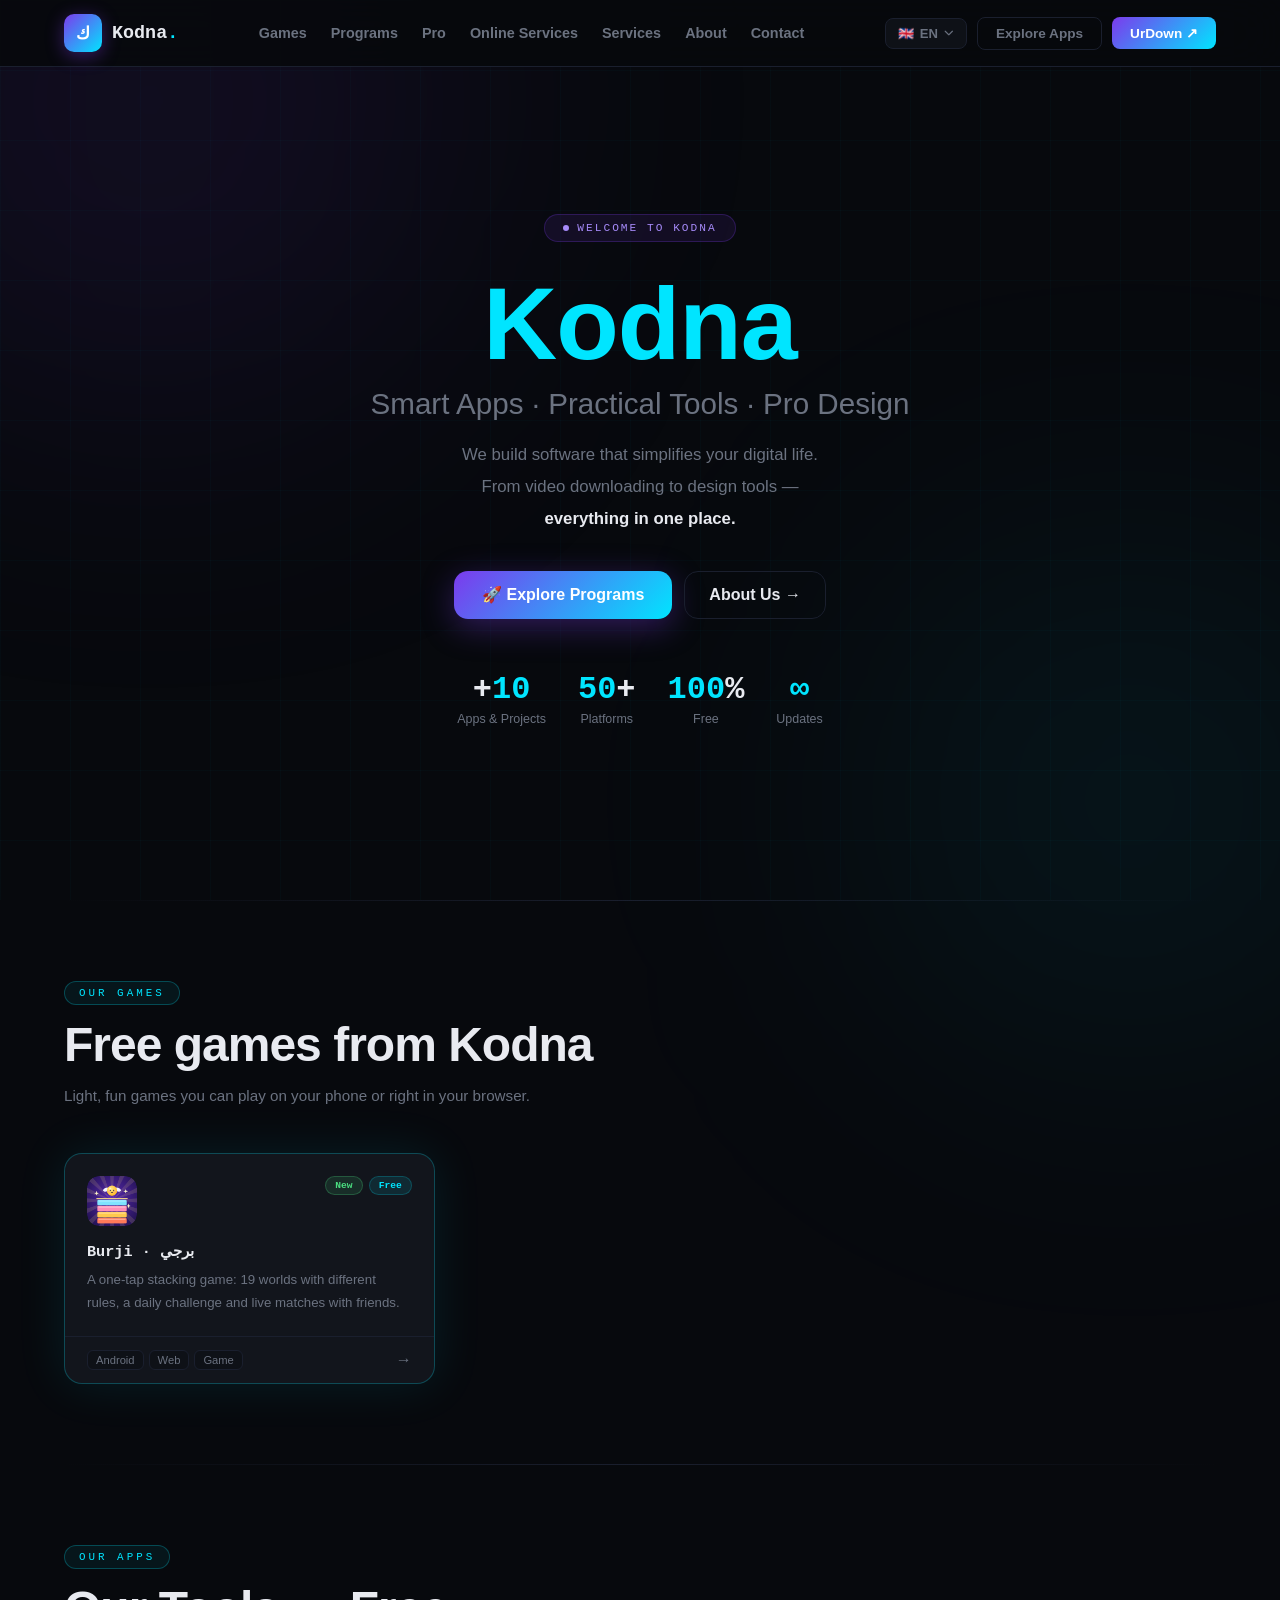
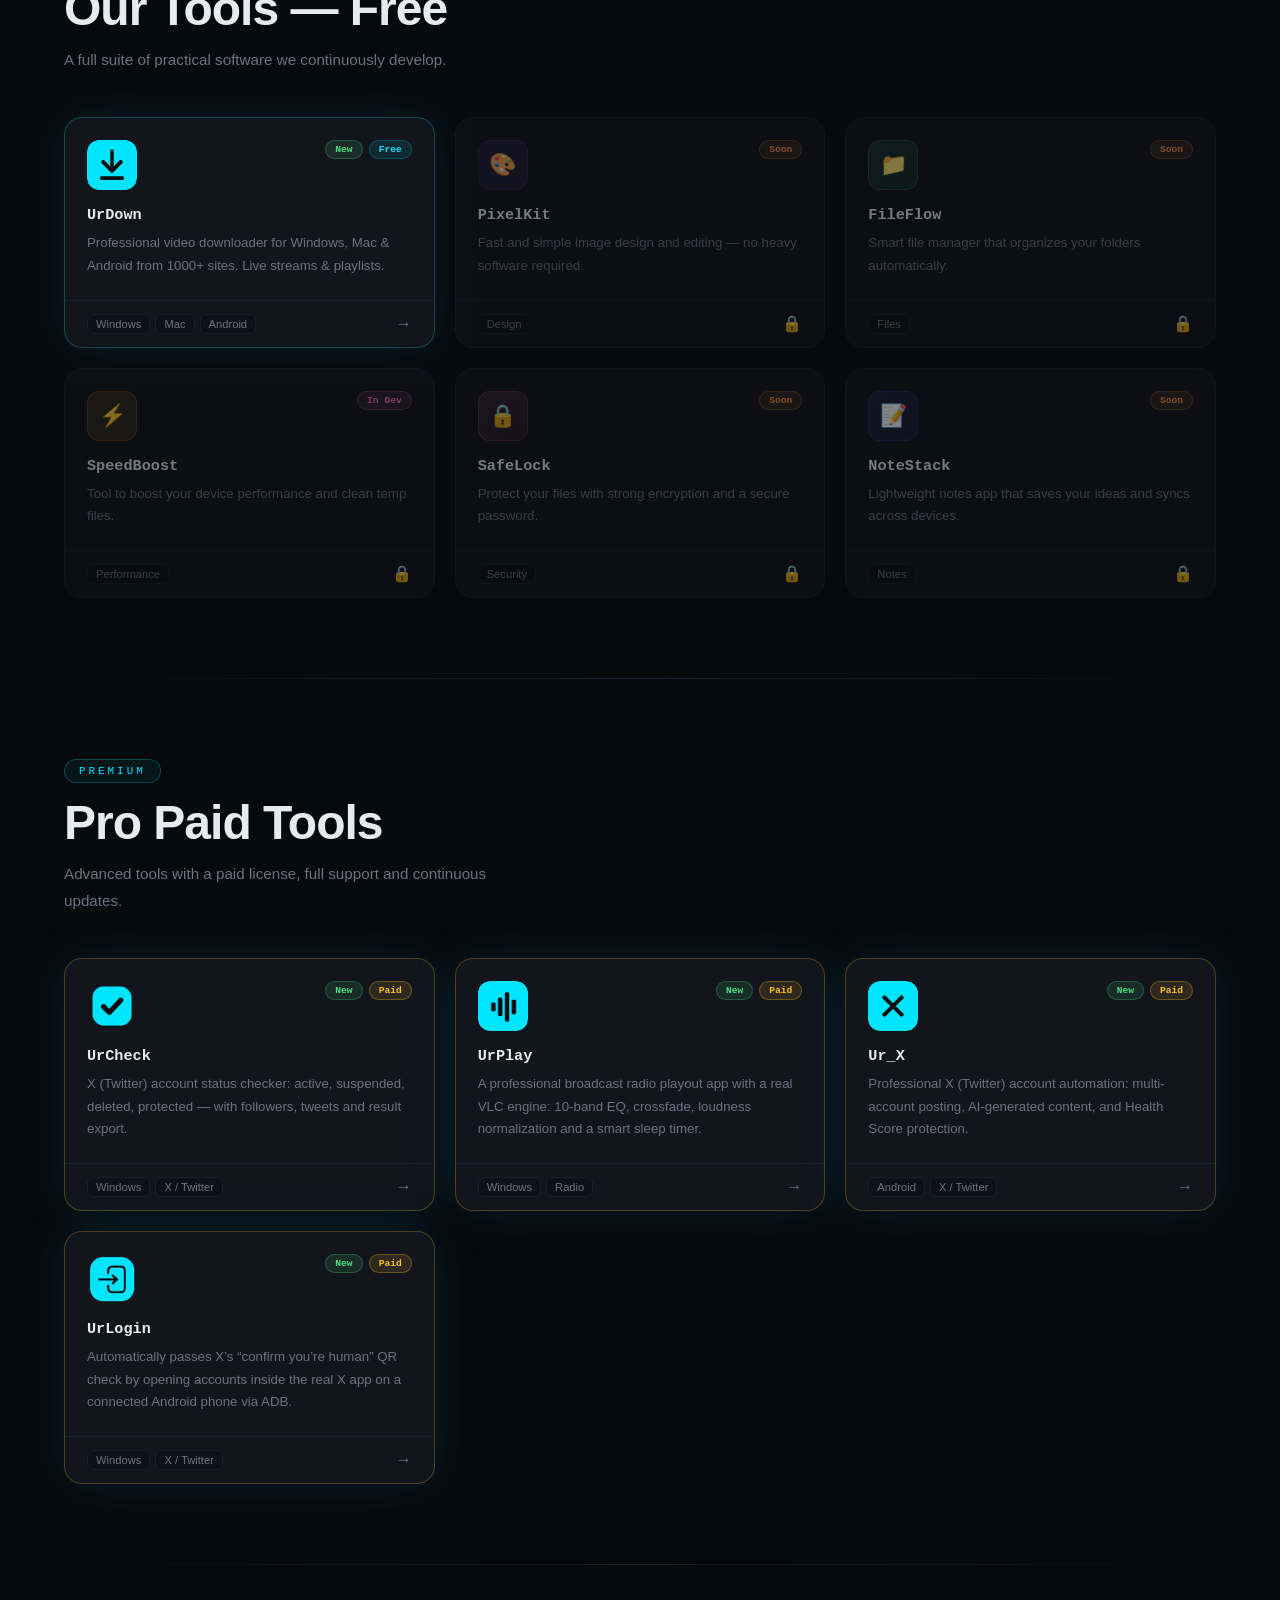
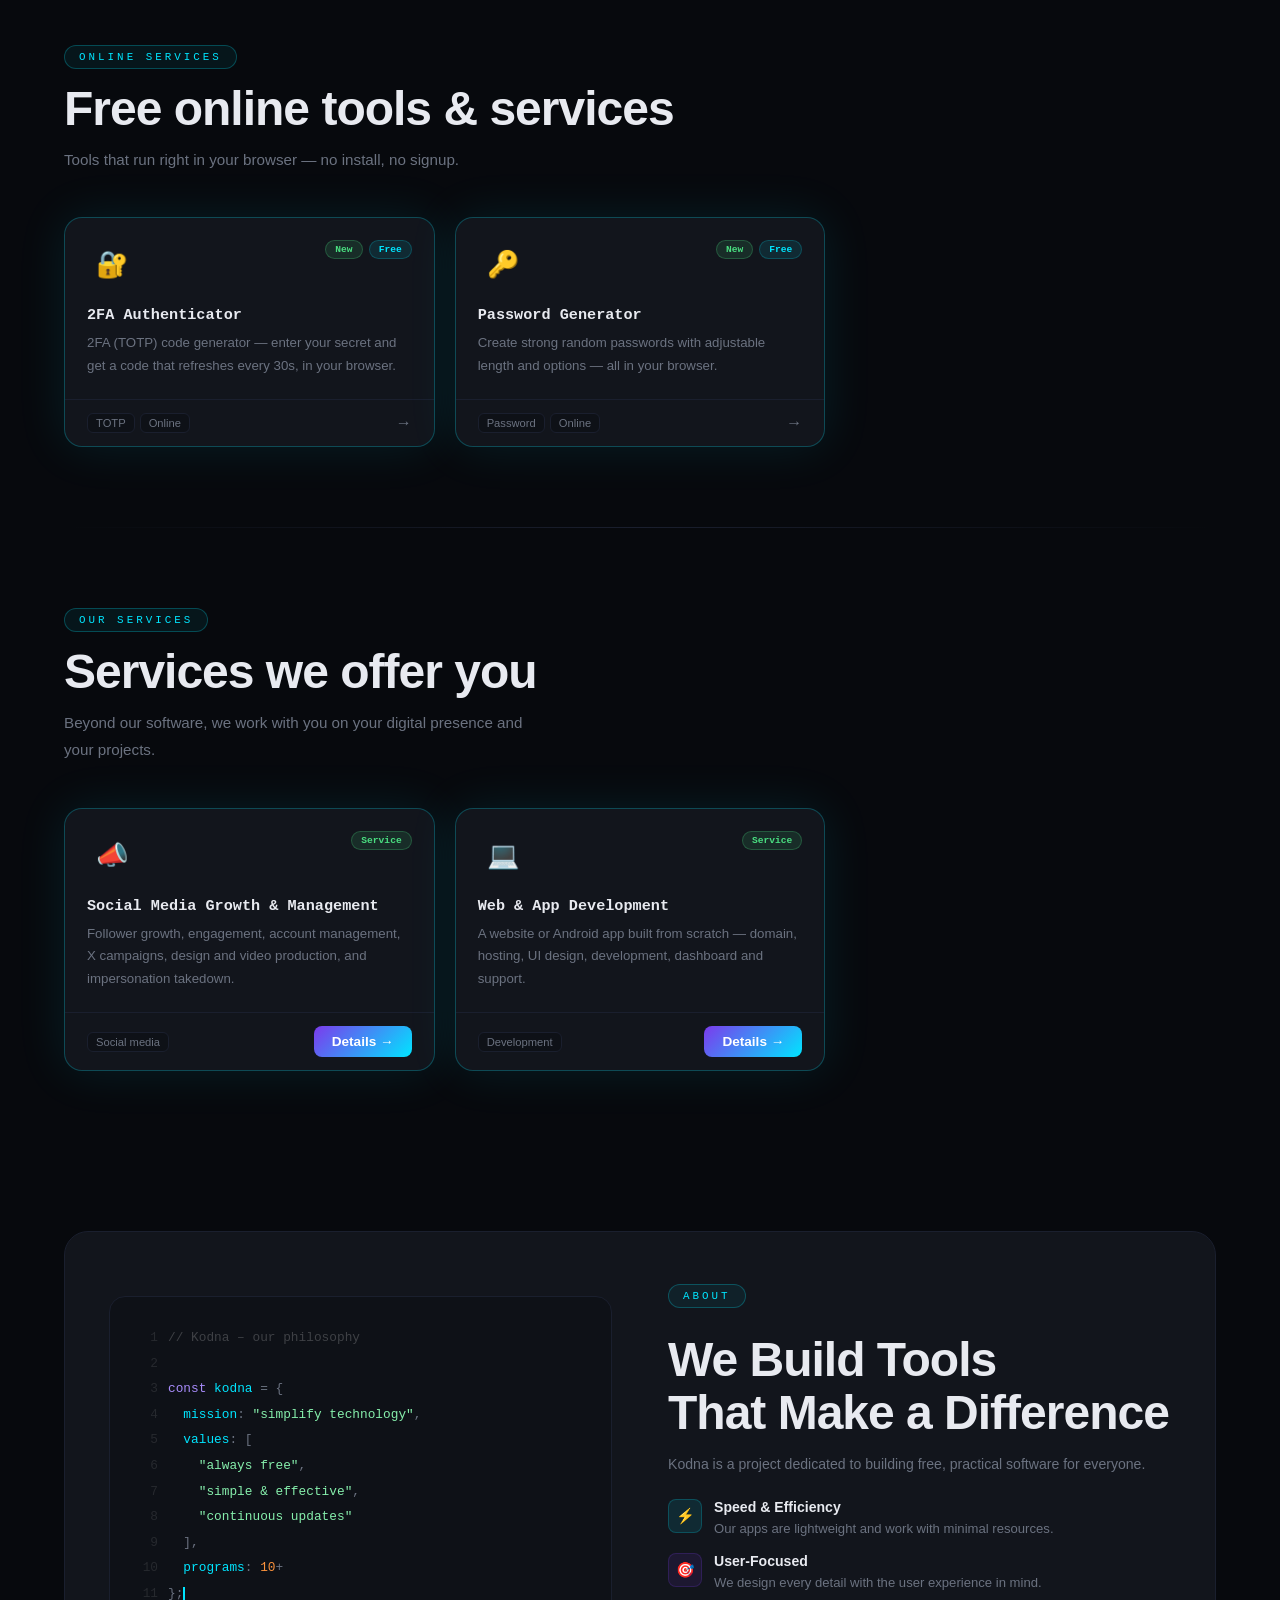
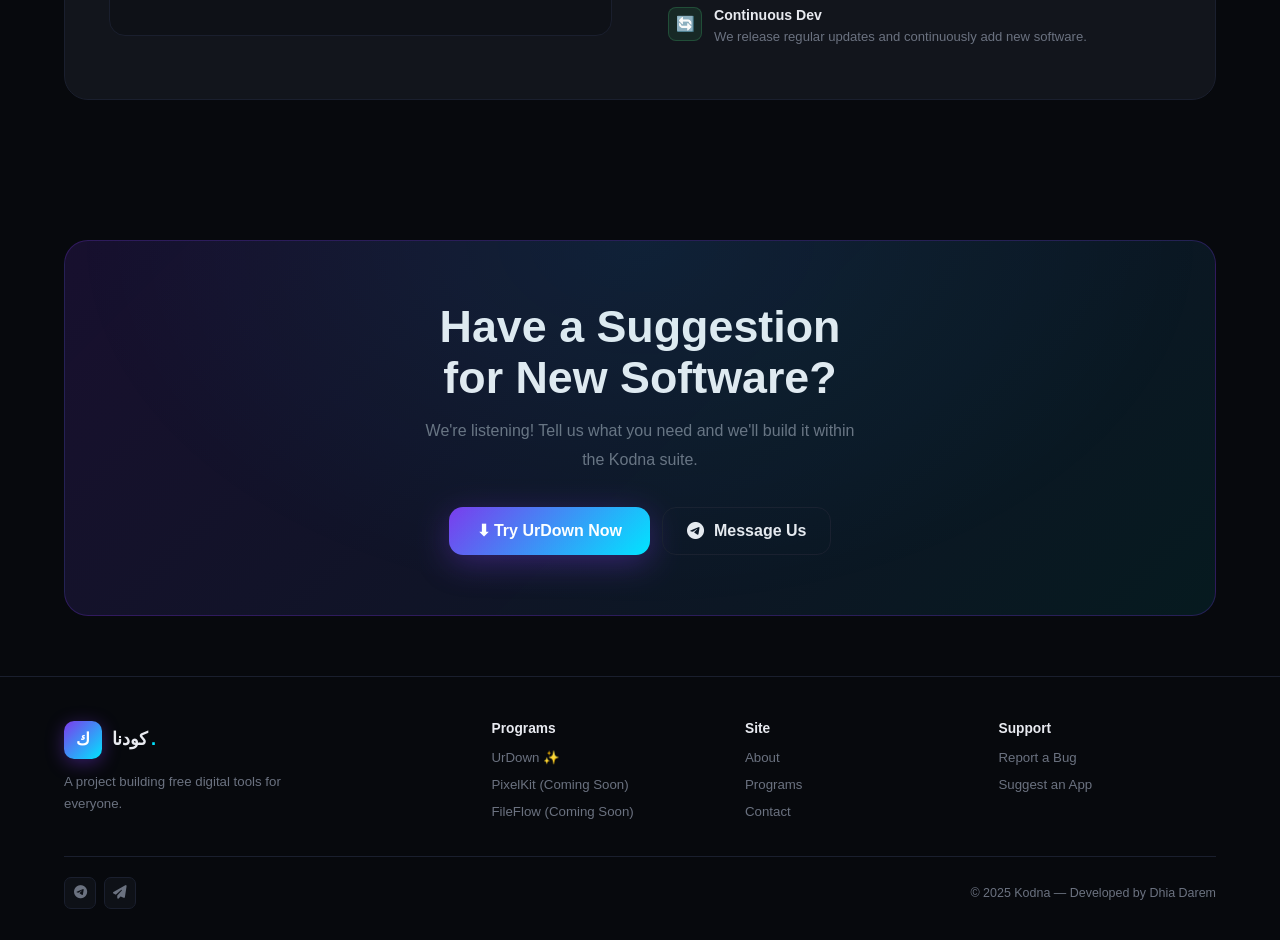
<file: index.html>
<!DOCTYPE html>
<html lang="ar" dir="rtl" id="htmlRoot">
<head>
<meta charset="UTF-8">
<meta name="viewport" content="width=device-width, initial-scale=1.0">
<meta name="theme-color" content="#07090d">

<!-- ══ SECURITY ══ -->
<meta http-equiv="X-Content-Type-Options" content="nosniff">
<meta http-equiv="X-Frame-Options" content="SAMEORIGIN">
<meta http-equiv="Referrer-Policy" content="strict-origin-when-cross-origin">
<meta http-equiv="Permissions-Policy" content="camera=(),microphone=(),geolocation=(),payment=()">
<meta http-equiv="Content-Security-Policy" content="default-src 'self'; script-src 'self' 'unsafe-inline'; style-src 'self' 'unsafe-inline' https://fonts.googleapis.com https://cdnjs.cloudflare.com; font-src 'self' https://fonts.gstatic.com https://cdnjs.cloudflare.com data:; img-src 'self' data: https:; connect-src 'self'; frame-ancestors 'sameorigin';">

<!-- ══ SEO ══ -->
<title>Kodna – Smart Apps &amp; Digital Tools · Free</title>
<meta name="description" content="Kodna builds free, practical software for everyone. Download UrDown and our growing suite of apps — 100% free, no registration.">
<meta name="keywords" content="Kodna,free software,UrDown,video downloader,free apps,open source,digital tools">
<meta name="author" content="Kodna / Dhia Darem">
<meta name="robots" content="index,follow,max-image-preview:large">
<link rel="canonical" href="https://kodna.org/">

<!-- ══ Open Graph ══ -->
<meta property="og:type" content="website">
<meta property="og:url" content="https://kodna.org/">
<meta property="og:title" content="Kodna – Smart Apps &amp; Digital Tools · Free">
<meta property="og:description" content="Kodna builds free, practical software for everyone. Download UrDown and our growing suite of apps.">
<meta property="og:image" content="https://kodna.org/og-kodna.png">
<meta property="og:image:width" content="1200">
<meta property="og:image:height" content="630">
<meta property="og:site_name" content="Kodna">

<!-- ══ Twitter ══ -->
<meta name="twitter:card" content="summary_large_image">
<meta name="twitter:title" content="Kodna – Free Software Suite">
<meta name="twitter:description" content="Free practical software for everyone. UrDown and more.">
<meta name="twitter:image" content="https://kodna.org/og-kodna.png">
<meta name="twitter:site" content="@kodna_iq">

<!-- ══ Structured Data ══ -->
<script type="application/ld+json">
{
  "@context":"https://schema.org",
  "@type":"Organization",
  "name":"Kodna",
  "url":"https://kodna.org",
  "description":"Kodna builds free, practical software and digital tools for everyone.",
  "contactPoint":{"@type":"ContactPoint","contactType":"customer support","url":"https://t.me/kodna_iq"},
  "sameAs":["https://t.me/kodna_iq","https://github.com/kodna-iq"]
}
</script>

<!-- ══ Favicon ══ -->
<link rel="icon" type="image/svg+xml" href="data:image/svg+xml,%3Csvg xmlns='http://www.w3.org/2000/svg' viewBox='0 0 64 64'%3E%3Cdefs%3E%3ClinearGradient id='g' x1='0%25' y1='0%25' x2='100%25' y2='100%25'%3E%3Cstop offset='0%25' stop-color='%237c3aed'/%3E%3Cstop offset='100%25' stop-color='%2300e5ff'/%3E%3C/linearGradient%3E%3C/defs%3E%3Crect width='64' height='64' rx='14' fill='url(%23g)'/%3E%3Ctext x='50%25' y='56%25' font-family='Cairo,Arial,sans-serif' font-size='38' font-weight='900' fill='white' text-anchor='middle' dominant-baseline='middle'%3E%D9%83%3C/text%3E%3C/svg%3E">
<link rel="apple-touch-icon" href="data:image/svg+xml,%3Csvg xmlns='http://www.w3.org/2000/svg' viewBox='0 0 180 180'%3E%3Cdefs%3E%3ClinearGradient id='g' x1='0%25' y1='0%25' x2='100%25' y2='100%25'%3E%3Cstop offset='0%25' stop-color='%237c3aed'/%3E%3Cstop offset='100%25' stop-color='%2300e5ff'/%3E%3C/linearGradient%3E%3C/defs%3E%3Crect width='180' height='180' rx='38' fill='url(%23g)'/%3E%3Ctext x='50%25' y='56%25' font-family='Cairo,Arial,sans-serif' font-size='108' font-weight='900' fill='white' text-anchor='middle' dominant-baseline='middle'%3E%D9%83%3C/text%3E%3C/svg%3E">

<!-- ══ Performance ══ -->
<link rel="preconnect" href="https://fonts.googleapis.com">
<link rel="preconnect" href="https://fonts.gstatic.com" crossorigin>
<link rel="preconnect" href="https://cdnjs.cloudflare.com">

<!-- ══ Fonts & Icons ══ -->
<link rel="stylesheet" href="https://cdnjs.cloudflare.com/ajax/libs/font-awesome/6.5.0/css/all.min.css" crossorigin="anonymous" referrerpolicy="no-referrer">
<link href="https://fonts.googleapis.com/css2?family=Cairo:wght@400;600;700;900&family=Plus+Jakarta+Sans:wght@400;600;700;800;900&family=Space+Mono:wght@400;700&display=swap" rel="stylesheet">

<style>
/* ═══════════════════════════════════════════
   DESIGN TOKENS
═══════════════════════════════════════════ */
:root{
  --bg:#07090d;--surface:#0e1117;--card:#12151c;
  --accent:#00e5ff;--accent2:#7c3aed;
  --text:#e8eaf0;--muted:#6b7280;
  --border:#1a1f2e;--border2:#232840;
  --r:14px;--r-lg:22px;
}

/* ═══════════════════════════════════════════
   BASE
═══════════════════════════════════════════ */
*,*::before,*::after{margin:0;padding:0;box-sizing:border-box}
html{scroll-behavior:smooth;-webkit-text-size-adjust:100%}
body{
  background:var(--bg);color:var(--text);
  font-family:'Plus Jakarta Sans','Cairo',sans-serif;
  overflow-x:hidden;-webkit-font-smoothing:antialiased;
}
body.lang-ar,body.lang-ku{font-family:'Cairo',sans-serif}
a{text-decoration:none;color:inherit}
button{cursor:pointer;font-family:inherit}
section{position:relative;z-index:1}

/* ═══════════════════════════════════════════
   AMBIENT
═══════════════════════════════════════════ */
.grid-bg{
  position:fixed;inset:0;z-index:0;pointer-events:none;
  background-image:linear-gradient(rgba(0,229,255,.025) 1px,transparent 1px),
                   linear-gradient(90deg,rgba(0,229,255,.025) 1px,transparent 1px);
  background-size:70px 70px;animation:gridMove 25s linear infinite;
}
@keyframes gridMove{to{background-position:70px 70px}}
.blob{position:fixed;border-radius:50%;filter:blur(140px);pointer-events:none;z-index:0}
.blob1{width:600px;height:600px;background:rgba(124,58,237,.1);top:-200px;left:-150px;animation:bf 14s ease-in-out infinite}
.blob2{width:500px;height:500px;background:rgba(0,229,255,.07);bottom:-150px;right:-100px;animation:bf 18s ease-in-out infinite reverse}
@keyframes bf{0%,100%{transform:translate(0,0)}50%{transform:translate(30px,30px)}}

/* ═══════════════════════════════════════════
   NAV
═══════════════════════════════════════════ */
nav{
  position:fixed;top:0;width:100%;z-index:1000;
  padding:14px 5%;display:flex;align-items:center;justify-content:space-between;gap:16px;
  background:rgba(7,9,13,.92);backdrop-filter:blur(28px);
  border-bottom:1px solid var(--border);
}
.nav-brand{display:flex;align-items:center;gap:10px;text-decoration:none;flex-shrink:0}
.brand-icon{
  width:38px;height:38px;
  background:linear-gradient(135deg,var(--accent2),var(--accent));
  border-radius:10px;display:flex;align-items:center;justify-content:center;
  font-size:17px;font-weight:900;flex-shrink:0;
  box-shadow:0 4px 18px rgba(124,58,237,.4);font-family:'Cairo',sans-serif;color:#fff;
}
.brand-text{font-family:'Space Mono',monospace;font-size:1.15rem;font-weight:700;color:var(--text)}
.brand-text span{color:var(--accent)}
.nav-center{display:flex;gap:24px;list-style:none}
.nav-center a{color:var(--muted);font-size:.9rem;font-weight:600;transition:color .2s}
.nav-center a:hover{color:var(--accent)}
.nav-actions{display:flex;gap:10px;align-items:center}
.btn-nav{padding:8px 18px;border-radius:8px;font-weight:700;font-size:.85rem;transition:all .2s;cursor:pointer;border:none;white-space:nowrap;text-decoration:none;display:inline-flex;align-items:center}
.btn-nav.ghost{background:transparent;color:var(--muted);border:1px solid var(--border)}
.btn-nav.ghost:hover{border-color:var(--accent);color:var(--accent)}
.btn-nav.fill{background:linear-gradient(135deg,var(--accent2),var(--accent));color:#fff}
.btn-nav.fill:hover{transform:translateY(-2px);box-shadow:0 6px 20px rgba(124,58,237,.4)}

/* Lang Switcher */
.lang-sw{position:relative}
.lang-btn{
  display:flex;align-items:center;gap:6px;padding:7px 12px;border-radius:8px;
  background:var(--surface);border:1px solid var(--border);
  color:var(--muted);font-size:.82rem;font-weight:600;transition:all .2s;
}
.lang-btn:hover{border-color:var(--accent);color:var(--accent)}
.lang-btn .chev{font-size:.6rem;transition:transform .2s}
.lang-btn.open .chev{transform:rotate(180deg)}
.lang-menu{
  position:absolute;top:calc(100%+8px);right:0;
  background:var(--card);border:1px solid var(--border2);
  border-radius:var(--r);padding:6px;min-width:162px;
  box-shadow:0 20px 50px rgba(0,0,0,.6);
  display:none;flex-direction:column;gap:2px;z-index:500;
}
html[dir=ltr] .lang-menu{right:0;left:auto}
html[dir=rtl] .lang-menu{left:0;right:auto}
.lang-menu.open{display:flex}
.lang-item{
  display:flex;align-items:center;gap:9px;padding:9px 12px;
  border-radius:8px;border:none;background:transparent;
  color:var(--muted);font-size:.83rem;font-weight:600;
  text-align:right;width:100%;cursor:pointer;transition:all .15s;
}
html[dir=ltr] .lang-item{text-align:left}
.lang-item:hover{background:var(--surface);color:var(--text)}
.lang-item.active{background:rgba(0,229,255,.08);color:var(--accent);border:1px solid rgba(0,229,255,.15)}

/* Hamburger */
.hamburger{display:none;flex-direction:column;gap:5px;cursor:pointer;padding:4px;background:none;border:none}
.hamburger span{display:block;width:24px;height:2px;background:var(--text);border-radius:2px;transition:all .3s}
.hamburger.open span:nth-child(1){transform:translateY(7px) rotate(45deg)}
.hamburger.open span:nth-child(2){opacity:0}
.hamburger.open span:nth-child(3){transform:translateY(-7px) rotate(-45deg)}
.mobile-nav{
  display:none;position:fixed;top:67px;left:0;right:0;z-index:999;
  background:rgba(7,9,13,.98);backdrop-filter:blur(28px);
  border-bottom:1px solid var(--border);padding:20px 5%;flex-direction:column;gap:0;
}
.mobile-nav.open{display:flex}
.mobile-nav a{color:var(--muted);font-size:1rem;font-weight:600;padding:14px 0;border-bottom:1px solid var(--border);transition:color .2s}
.mobile-nav a:hover{color:var(--accent)}
.mobile-nav a:last-of-type{border-bottom:none}
.mob-lang-row{padding:14px 0;border-top:1px solid var(--border);display:flex;gap:7px;flex-wrap:wrap}
.mob-lang-btn{background:var(--surface);border:1px solid var(--border);border-radius:8px;padding:7px 12px;color:var(--muted);cursor:pointer;font-size:.82rem;transition:all .2s}
.mob-lang-btn:hover{border-color:var(--accent);color:var(--accent)}

/* ═══════════════════════════════════════════
   HERO
═══════════════════════════════════════════ */
.hero{
  min-height:100vh;display:flex;flex-direction:column;
  align-items:center;justify-content:center;text-align:center;
  padding:100px 5% 60px;
}
.hero-eyebrow{
  display:inline-flex;align-items:center;gap:8px;
  background:rgba(124,58,237,.1);border:1px solid rgba(124,58,237,.25);
  border-radius:100px;padding:7px 18px;
  font-family:'Space Mono',monospace;font-size:.7rem;
  color:#a78bfa;letter-spacing:2px;text-transform:uppercase;
  margin-bottom:28px;animation:fadeUp .8s ease both;
}
.eyebrow-dot{width:6px;height:6px;background:#a78bfa;border-radius:50%;animation:pulse 2s ease-in-out infinite}
@keyframes pulse{0%,100%{opacity:1;transform:scale(1)}50%{opacity:.3;transform:scale(1.5)}}
.hero-title{
  font-size:clamp(2.6rem,8vw,7rem);font-weight:900;
  line-height:1.05;letter-spacing:-1px;
  animation:fadeUp .8s .1s ease both;
}
.hero-title .k{color:var(--accent)}
.hero-title .line2{
  display:block;font-size:clamp(.95rem,2.8vw,1.85rem);
  font-weight:400;color:var(--muted);letter-spacing:0;margin-top:10px;
}
.hero-desc{
  margin-top:20px;font-size:clamp(.9rem,2vw,1.05rem);
  color:var(--muted);line-height:1.9;max-width:540px;
  animation:fadeUp .8s .2s ease both;
}
.hero-desc strong{color:var(--text)}
.hero-cta{
  display:flex;gap:12px;margin-top:36px;flex-wrap:wrap;justify-content:center;
  animation:fadeUp .8s .3s ease both;
}
.btn-hero-main{
  display:flex;align-items:center;justify-content:center;gap:10px;
  background:linear-gradient(135deg,var(--accent2),var(--accent));
  color:#fff;font-weight:700;font-size:clamp(.9rem,2vw,1rem);
  padding:14px 28px;border-radius:14px;text-decoration:none;
  box-shadow:0 8px 32px rgba(124,58,237,.35);transition:all .2s;
}
.btn-hero-main:hover{transform:translateY(-3px);box-shadow:0 14px 40px rgba(124,58,237,.5)}
.btn-hero-ghost{
  display:flex;align-items:center;justify-content:center;gap:10px;
  background:transparent;color:var(--text);font-weight:600;
  font-size:clamp(.9rem,2vw,1rem);padding:14px 24px;border-radius:14px;
  text-decoration:none;border:1px solid var(--border);transition:all .2s;
}
.btn-hero-ghost:hover{border-color:var(--accent);color:var(--accent);transform:translateY(-3px)}
.hero-stats{
  display:flex;gap:32px;margin-top:52px;flex-wrap:wrap;justify-content:center;
  animation:fadeUp .8s .45s ease both;
}
.stat{text-align:center}
.stat-num{font-family:'Space Mono',monospace;font-size:clamp(1.4rem,4vw,2rem);font-weight:700}
.stat-num span{color:var(--accent)}
.stat-label{font-size:.78rem;color:var(--muted);margin-top:4px}
.divider{height:1px;background:linear-gradient(90deg,transparent,var(--border),transparent);margin:0 5%}

/* ═══════════════════════════════════════════
   PROGRAMS
═══════════════════════════════════════════ */
.programs{padding:80px 5%}
.sec-header{margin-bottom:44px}
.sec-tag{
  display:inline-block;font-family:'Space Mono',monospace;
  font-size:.68rem;letter-spacing:3px;text-transform:uppercase;
  color:var(--accent);padding:5px 14px;
  border:1px solid rgba(0,229,255,.25);border-radius:100px;
  background:rgba(0,229,255,.06);margin-bottom:14px;
}
.sec-title{font-size:clamp(1.8rem,4vw,3rem);font-weight:900;letter-spacing:-1px;line-height:1.1}
.sec-desc{color:var(--muted);font-size:.95rem;line-height:1.8;max-width:480px;margin-top:10px}
.programs-grid{display:grid;grid-template-columns:repeat(3,1fr);gap:20px}
.prog-card{
  background:var(--card);border:1px solid var(--border);
  border-radius:18px;overflow:hidden;
  transition:transform .3s,border-color .3s,box-shadow .3s;
  text-decoration:none;color:inherit;display:block;
}
.prog-card:not(.dim):hover{transform:translateY(-6px);box-shadow:0 28px 56px rgba(0,0,0,.5)}
.prog-card.featured{border-color:rgba(0,229,255,.25);box-shadow:0 0 50px rgba(0,229,255,.1)}
.prog-card.featured:hover{border-color:rgba(0,229,255,.5)}
.prog-card.dim{opacity:.5;cursor:default}
.prog-card-top{padding:22px 22px 16px;display:flex;align-items:flex-start;justify-content:space-between;gap:12px}
.prog-icon-wrap{width:50px;height:50px;border-radius:12px;display:flex;align-items:center;justify-content:center;font-size:22px;flex-shrink:0}
.prog-card-badges{display:flex;gap:6px;flex-wrap:wrap}
.badge{font-family:'Space Mono',monospace;font-size:.6rem;padding:3px 9px;border-radius:100px;font-weight:700}
.badge.new{background:rgba(74,222,128,.12);color:#4ade80;border:1px solid rgba(74,222,128,.25)}
.badge.soon{background:rgba(251,146,60,.12);color:#fb923c;border:1px solid rgba(251,146,60,.25)}
.badge.beta{background:rgba(244,114,182,.12);color:#f472b6;border:1px solid rgba(244,114,182,.25)}
.badge.free{background:rgba(0,229,255,.1);color:var(--accent);border:1px solid rgba(0,229,255,.2)}
.badge.pro{background:rgba(251,191,36,.12);color:#fbbf24;border:1px solid rgba(251,191,36,.3)}
.prog-card.pro{border-color:rgba(251,191,36,.25)}
.prog-card.pro:hover{border-color:rgba(251,191,36,.5);box-shadow:0 0 50px rgba(251,191,36,.1)}
.prog-card-body{padding:0 22px 22px}
.prog-name{font-family:'Space Mono',monospace;font-size:.95rem;font-weight:700;margin-bottom:8px}
.prog-desc{color:var(--muted);font-size:.83rem;line-height:1.7}
.prog-card-footer{padding:13px 22px;border-top:1px solid var(--border);display:flex;align-items:center;justify-content:space-between}
.prog-tags{display:flex;gap:5px;flex-wrap:wrap}
.prog-tag{font-size:.7rem;padding:3px 8px;border-radius:6px;background:var(--surface);color:var(--muted);border:1px solid var(--border)}
.prog-arrow{color:var(--muted);transition:transform .2s,color .2s}
html[dir=rtl] .prog-card:not(.dim):hover .prog-arrow{transform:translateX(-4px);color:var(--accent)}
html[dir=ltr] .prog-card:not(.dim):hover .prog-arrow{transform:translateX(4px);color:var(--accent)}

/* ═══════════════════════════════════════════
   ABOUT
═══════════════════════════════════════════ */
.about{padding:80px 5%}
.about-inner{
  background:var(--card);border:1px solid var(--border);
  border-radius:24px;padding:52px 44px;
  display:grid;grid-template-columns:1fr 1fr;gap:56px;align-items:center;
}
.about-visual{background:var(--surface);border:1px solid var(--border);border-radius:16px;padding:28px}
.about-code{font-family:'Space Mono',monospace;font-size:.8rem;line-height:2;color:var(--muted)}
.code-line{display:flex;gap:10px}
.code-num{color:rgba(255,255,255,.1);width:20px;text-align:right;flex-shrink:0}
.c-kw{color:#a78bfa}.c-fn{color:var(--accent)}.c-str{color:#86efac}.c-op{color:var(--muted)}.c-cmt{color:rgba(255,255,255,.2)}.c-num{color:#fb923c}
.cursor{display:inline-block;width:2px;height:1em;background:var(--accent);margin-right:2px;vertical-align:middle;animation:blink 1s step-end infinite}
@keyframes blink{0%,100%{opacity:1}50%{opacity:0}}
.about-list{margin-top:22px;display:flex;flex-direction:column;gap:14px}
.about-item{display:flex;align-items:flex-start;gap:12px}
.about-item-icon{width:34px;height:34px;border-radius:8px;flex-shrink:0;display:flex;align-items:center;justify-content:center;font-size:15px}
.about-item-text h4{font-weight:700;font-size:.88rem;margin-bottom:3px}
.about-item-text p{color:var(--muted);font-size:.82rem;line-height:1.6}

/* ═══════════════════════════════════════════
   CTA
═══════════════════════════════════════════ */
.cta-section{padding:60px 5%}
.cta-inner{
  background:linear-gradient(135deg,rgba(124,58,237,.15),rgba(0,229,255,.08));
  border:1px solid rgba(124,58,237,.25);border-radius:24px;
  padding:60px 40px;text-align:center;position:relative;overflow:hidden;
}
.cta-inner::before{content:'';position:absolute;inset:0;background:radial-gradient(ellipse at 50% 0%,rgba(0,229,255,.07) 0%,transparent 70%);pointer-events:none}
.cta-title{font-size:clamp(1.5rem,4vw,2.8rem);font-weight:900;margin-bottom:14px}
.cta-desc{color:var(--muted);font-size:clamp(.88rem,2vw,1rem);max-width:440px;margin:0 auto 32px;line-height:1.8}
.cta-actions{display:flex;gap:12px;justify-content:center;flex-wrap:wrap}

/* ═══════════════════════════════════════════
   FOOTER
═══════════════════════════════════════════ */
footer{border-top:1px solid var(--border);padding:44px 5% 26px}
.footer-top{display:grid;grid-template-columns:1.8fr 1fr 1fr 1fr;gap:36px;margin-bottom:36px}
.footer-brand p{color:var(--muted);font-size:.83rem;line-height:1.7;margin-top:8px;max-width:260px}
.footer-col h5{font-weight:700;font-size:.86rem;margin-bottom:12px}
.footer-col ul{list-style:none;display:flex;flex-direction:column;gap:9px}
.footer-col ul li a{color:var(--muted);text-decoration:none;font-size:.83rem;transition:color .2s}
.footer-col ul li a:hover{color:var(--accent)}
.footer-bottom{border-top:1px solid var(--border);padding-top:20px;display:flex;align-items:center;justify-content:space-between;flex-wrap:wrap;gap:10px}
.footer-copy{color:var(--muted);font-size:.78rem}
.footer-socials{display:flex;gap:8px}
.social-btn{width:32px;height:32px;border-radius:7px;background:var(--surface);border:1px solid var(--border);display:flex;align-items:center;justify-content:center;color:var(--muted);text-decoration:none;font-size:.85rem;transition:all .2s}
.social-btn:hover{border-color:var(--accent);color:var(--accent);transform:translateY(-2px)}

/* ═══════════════════════════════════════════
   TELEGRAM MODAL
═══════════════════════════════════════════ */
.modal-overlay{
  position:fixed;inset:0;z-index:9999;
  background:rgba(0,0,0,.75);backdrop-filter:blur(12px);
  display:flex;align-items:center;justify-content:center;
  padding:20px;opacity:0;pointer-events:none;transition:opacity .3s ease;
}
.modal-overlay.active{opacity:1;pointer-events:all}
.modal-box{
  background:#12151c;border:1px solid rgba(0,229,255,.2);
  border-radius:24px;padding:40px 36px;max-width:440px;width:100%;
  position:relative;text-align:center;
  box-shadow:0 40px 80px rgba(0,0,0,.7),0 0 60px rgba(0,229,255,.1);
  transform:translateY(30px) scale(.96);
  transition:transform .35s cubic-bezier(.34,1.56,.64,1);
}
.modal-overlay.active .modal-box{transform:translateY(0) scale(1)}
.modal-close{
  position:absolute;top:16px;right:16px;
  width:32px;height:32px;border-radius:8px;
  background:rgba(255,255,255,.06);border:1px solid var(--border);
  color:var(--muted);cursor:pointer;font-size:1rem;
  display:flex;align-items:center;justify-content:center;transition:all .2s;
}
html[dir=rtl] .modal-close{right:auto;left:16px}
.modal-close:hover{background:rgba(255,255,255,.12);color:var(--text)}
.tg-icon-wrap{width:72px;height:72px;border-radius:20px;margin:0 auto 20px;background:linear-gradient(135deg,#0088cc,#00aaff);display:flex;align-items:center;justify-content:center;font-size:32px;box-shadow:0 8px 32px rgba(0,136,204,.4)}
.modal-title{font-size:1.4rem;font-weight:900;margin-bottom:8px}
.modal-desc{color:var(--muted);font-size:.9rem;line-height:1.7;margin-bottom:28px}
.modal-desc span{color:var(--text);font-weight:600}
.btn-tg-main{display:flex;align-items:center;justify-content:center;gap:10px;width:100%;background:linear-gradient(135deg,#0088cc,#00aaff);color:#fff;font-weight:700;font-size:1rem;padding:15px 28px;border-radius:13px;text-decoration:none;box-shadow:0 8px 28px rgba(0,136,204,.35);transition:transform .2s,box-shadow .2s}
.btn-tg-main:hover{transform:translateY(-3px);box-shadow:0 14px 36px rgba(0,136,204,.5)}
.modal-note{margin-top:16px;font-size:.78rem;color:var(--muted)}
.modal-note a{color:var(--accent);text-decoration:none}
.modal-divider{height:1px;background:var(--border);margin:20px 0}
.modal-alt{display:flex;flex-direction:column;gap:10px}
.modal-alt-title{font-size:.8rem;color:var(--muted);text-align:center;margin-bottom:4px}
.btn-tg-alt{display:flex;align-items:center;justify-content:center;gap:8px;background:transparent;color:var(--text);font-weight:600;font-size:.88rem;padding:12px 20px;border-radius:10px;text-decoration:none;border:1px solid var(--border);transition:all .2s}
.btn-tg-alt:hover{border-color:rgba(0,136,204,.5);color:#00aaff;transform:translateY(-2px)}

/* ═══════════════════════════════════════════
   ANIMATIONS
═══════════════════════════════════════════ */
@keyframes fadeUp{from{opacity:0;transform:translateY(26px)}to{opacity:1;transform:translateY(0)}}
.rev{opacity:0;transform:translateY(24px);transition:opacity .65s ease,transform .65s ease}
.rev.vis{opacity:1;transform:translateY(0)}

/* ═══════════════════════════════════════════
   RESPONSIVE
═══════════════════════════════════════════ */
@media(max-width:1024px){
  .programs-grid{grid-template-columns:repeat(2,1fr)}
  .btn-nav.ghost{display:none}
  .about-inner{gap:40px;padding:40px 32px}
  .footer-top{grid-template-columns:1fr 1fr;gap:28px}
  .footer-brand{grid-column:1/-1}
}
@media(max-width:768px){
  .nav-center,.nav-actions{display:none}
  .hamburger{display:flex}
  .hero{padding:88px 5% 48px}
  .hero-stats{gap:20px}
  .programs{padding:60px 5%}
  .programs-grid{grid-template-columns:repeat(2,1fr)}
  .about-inner{grid-template-columns:1fr;gap:32px;padding:32px 24px}
  .cta-inner{padding:44px 28px}
  .footer-top{grid-template-columns:1fr 1fr}
  /* Keep lang-sw visible */
  .lang-sw{display:block!important}
}
@media(max-width:520px){
  nav{padding:12px 4%;gap:8px}
  .brand-text{font-size:1rem}
  .hero{padding:78px 4% 40px}
  .hero-eyebrow{font-size:.62rem;padding:6px 12px}
  .hero-cta{flex-direction:column;align-items:center;max-width:320px;margin-left:auto;margin-right:auto}
  .btn-hero-main,.btn-hero-ghost{width:100%;justify-content:center}
  .hero-stats{gap:14px}
  .stat{min-width:70px}
  .programs{padding:48px 4%}
  .programs-grid{grid-template-columns:1fr}
  .about{padding:48px 4%}
  .about-inner{padding:22px 16px}
  .cta-section{padding:40px 4%}
  .cta-inner{padding:32px 16px}
  .cta-actions{flex-direction:column;align-items:stretch}
  footer{padding:36px 4% 22px}
  .footer-top{grid-template-columns:1fr;gap:22px}
  .footer-bottom{flex-direction:column;align-items:flex-start}
}
@media(max-width:380px){
  .hero-title{font-size:2.2rem;letter-spacing:-.5px}
  .hero-title .line2{font-size:.82rem}
  .brand-text{font-size:.88rem}
  .hero-stats{gap:8px}
  .stat-num{font-size:1.2rem}
}
/* RTL */
html[dir=ltr] .nav-center{flex-direction:row}
html[dir=ltr] .footer-bottom{flex-direction:row-reverse}
html[dir=ltr] .footer-col ul{align-items:flex-start}
html[dir=ltr] .about-item-text h4{text-align:left}
html[dir=ltr] .cta-inner{direction:ltr}


</style>
</head>

<body class="lang-ar">
<div class="grid-bg" aria-hidden="true"></div>
<div class="blob blob1" aria-hidden="true"></div>
<div class="blob blob2" aria-hidden="true"></div>

<!-- ═══ NAV ═══ -->
<nav role="navigation" aria-label="Main navigation">
  <a class="nav-brand" href="index.html" aria-label="Kodna home">
    <div class="brand-icon" aria-hidden="true">ك</div>
    <span class="brand-text">Kodna<span>.</span></span>
  </a>
  <ul class="nav-center" aria-label="Site sections">
    <li><a href="#games" data-i18n="nav_games">ألعاب</a></li>
    <li><a href="#programs" data-i18n="nav_programs">البرامج</a></li>
    <li><a href="#pro" data-i18n="nav_pro">احترافي</a></li>
    <li><a href="#online" data-i18n="nav_online">خدمات أون لاين</a></li>
    <li><a href="#services" data-i18n="srv_nav">خدماتنا</a></li>
    <li><a href="#about" data-i18n="nav_about">من نحن</a></li>
    <li><a href="#contact" data-i18n="nav_contact">تواصل</a></li>
  </ul>
  <div class="nav-actions">
    <div class="lang-sw" id="langSw">
      <button class="lang-btn" id="langBtn" onclick="toggleLangMenu()" aria-label="Change language" aria-haspopup="true">
        <span id="langFlag">🇮🇶</span>
        <span id="langCode">AR</span>
        <i class="fa-solid fa-chevron-down chev" id="langChev"></i>
      </button>
      <div class="lang-menu" id="langMenu" role="menu">
        <button class="lang-item active" onclick="setLang('ar')" data-lang="ar" role="menuitem">🇮🇶 العربية</button>
        <button class="lang-item" onclick="setLang('en')" data-lang="en" role="menuitem">🇬🇧 English</button>
        <button class="lang-item" onclick="setLang('ku')" data-lang="ku" role="menuitem">🏔️ کوردی</button>
        <button class="lang-item" onclick="setLang('zh')" data-lang="zh" role="menuitem">🇨🇳 中文</button>
        <button class="lang-item" onclick="setLang('es')" data-lang="es" role="menuitem">🇪🇸 Español</button>
        <button class="lang-item" onclick="setLang('ru')" data-lang="ru" role="menuitem">🇷🇺 Русский</button>
      </div>
    </div>
    <a class="btn-nav ghost" href="#programs" data-i18n="nav_explore">استكشف البرامج</a>
    <a class="btn-nav fill" href="urdown.html">UrDown ↗</a>
  </div>
  <button class="hamburger" id="hamburger" onclick="toggleMenu()" aria-label="Toggle menu" aria-expanded="false">
    <span></span><span></span><span></span>
  </button>
</nav>

<div class="mobile-nav" id="mobileNav" role="navigation">
  <a href="#games" onclick="toggleMenu()" data-i18n="mobile_games">🎮 ألعاب</a>
  <a href="#programs" onclick="toggleMenu()" data-i18n="mobile_programs">📦 البرامج</a>
  <a href="#pro" onclick="toggleMenu()" data-i18n="mobile_pro">⭐ احترافي</a>
  <a href="#online" onclick="toggleMenu()" data-i18n="mobile_online">🛠 خدمات أون لاين</a>
  <a href="#services" onclick="toggleMenu()" data-i18n="srv_mnav">💼 خدماتنا</a>
  <a href="#about" onclick="toggleMenu()" data-i18n="mobile_about">👥 من نحن</a>
  <a href="#contact" onclick="toggleMenu()" data-i18n="mobile_contact">📬 تواصل</a>
  <a href="urdown.html">⬇ UrDown</a>
  <div class="mob-lang-row">
    <button class="mob-lang-btn" onclick="setLang('ar');toggleMenu()">🇮🇶 AR</button>
    <button class="mob-lang-btn" onclick="setLang('en');toggleMenu()">🇬🇧 EN</button>
    <button class="mob-lang-btn" onclick="setLang('ku');toggleMenu()">🏔️ KU</button>
    <button class="mob-lang-btn" onclick="setLang('zh');toggleMenu()">🇨🇳 ZH</button>
    <button class="mob-lang-btn" onclick="setLang('es');toggleMenu()">🇪🇸 ES</button>
    <button class="mob-lang-btn" onclick="setLang('ru');toggleMenu()">🇷🇺 RU</button>
  </div>
</div>

<!-- ═══ HERO ═══ -->
<section class="hero" aria-label="Hero">
  <div class="hero-eyebrow"><div class="eyebrow-dot" aria-hidden="true"></div><span data-i18n="hero_eyebrow">مرحباً بك في كودنا</span></div>
  <h1 class="hero-title">
    <span class="k">Kodna</span>
    <span class="line2" data-i18n="hero_line2">برامج ذكية · أدوات عملية · تصميم احترافي</span>
  </h1>
  <p class="hero-desc" data-i18n-html="hero_desc">نبني برامج تُسهّل حياتك الرقمية.<br>من تحميل الفيديوهات إلى أدوات التصميم —<br><strong>كل شيء في مكان واحد.</strong></p>
  <div class="hero-cta">
    <a class="btn-hero-main" href="#programs" data-i18n="btn_explore">🚀 استكشف البرامج</a>
    <a class="btn-hero-ghost" href="#about" data-i18n="btn_about">تعرّف علينا ←</a>
  </div>
  <div class="hero-stats">
    <div class="stat"><div class="stat-num">+<span>10</span></div><div class="stat-label" data-i18n="stat_programs">برنامج ومشروع</div></div>
    <div class="stat"><div class="stat-num"><span>50</span>+</div><div class="stat-label" data-i18n="stat_platforms">منصة مدعومة</div></div>
    <div class="stat"><div class="stat-num"><span>100</span>%</div><div class="stat-label" data-i18n="stat_free">مجاني</div></div>
    <div class="stat"><div class="stat-num"><span>∞</span></div><div class="stat-label" data-i18n="stat_updates">تحديثات</div></div>
  </div>
</section>

<div class="divider"></div>

<!-- ═══ GAMES ═══ -->
<section class="programs rev" id="games" aria-label="Games">
  <div class="sec-header">
    <div class="sec-tag" data-i18n="sec_games">ألعابنا</div>
    <h2 class="sec-title" data-i18n="games_title">ألعاب مجانية من كودنا</h2>
    <p class="sec-desc" data-i18n="games_desc">ألعاب خفيفة وممتعة تلعبها على هاتفك أو في المتصفح مباشرة.</p>
  </div>
  <div class="programs-grid">
    <!-- Burji (free game) -->
    <a class="prog-card featured" href="burji/" aria-label="Burji - Stack to the Sky">
      <div class="prog-card-top">
        <div class="prog-icon-wrap" style="background:none;border:none;padding:0;width:50px;height:50px;overflow:hidden">
          <img src="burji/img/icon-192.png" alt="Burji" width="50" height="50" style="display:block;border-radius:12px" loading="lazy">
        </div>
        <div class="prog-card-badges">
          <span class="badge new" data-i18n="badge_new">جديد</span>
          <span class="badge free" data-i18n="badge_free">مجاني</span>
        </div>
      </div>
      <div class="prog-card-body">
        <div class="prog-name">Burji · برجي</div>
        <div class="prog-desc" data-i18n="burji_desc">لعبة تكديس بلمسة واحدة: 19 عالماً بقواعد مختلفة، تحدٍّ يومي، ومباريات مباشرة مع أصدقائك.</div>
      </div>
      <div class="prog-card-footer">
        <div class="prog-tags"><span class="prog-tag">Android</span><span class="prog-tag">Web</span><span class="prog-tag" data-i18n="tag_game">لعبة</span></div>
        <span class="prog-arrow">←</span>
      </div>
    </a>
  </div>
</section>

<div class="divider"></div>

<!-- ═══ PROGRAMS ═══ -->
<section class="programs rev" id="programs" aria-label="Programs">
  <div class="sec-header">
    <div class="sec-tag" data-i18n="sec_programs">برامجنا</div>
    <h2 class="sec-title" data-i18n="programs_title">أدواتنا لك — مجاناً</h2>
    <p class="sec-desc" data-i18n="programs_desc">مجموعة متكاملة من البرامج العملية نطوّرها باستمرار.</p>
  </div>
  <div class="programs-grid">
    <!-- UrDown -->
    <a class="prog-card featured" href="urdown.html" aria-label="UrDown – Video Downloader">
      <div class="prog-card-top">
        <div class="prog-icon-wrap" style="background:none;border:none;padding:0;width:50px;height:50px;overflow:hidden">
          <svg xmlns="http://www.w3.org/2000/svg" viewBox="0 0 1024 1024" fill="none" width="50" height="50" style="display:block;border-radius:12px" loading="lazy">
            <rect width="1024" height="1024" rx="210" fill="#00E5FF"/>
            <rect x="262" y="740" width="500" height="80" rx="40" fill="#07090d"/>
            <rect x="477" y="190" width="70" height="450" rx="35" fill="#07090d"/>
            <path d="M330 450 L512 632 L694 450" stroke="#07090d" stroke-width="80" stroke-linecap="round" stroke-linejoin="round"/>
          </svg>
        </div>
        <div class="prog-card-badges">
          <span class="badge new" data-i18n="badge_new">جديد</span>
          <span class="badge free" data-i18n="badge_free">مجاني</span>
        </div>
      </div>
      <div class="prog-card-body">
        <div class="prog-name">UrDown</div>
        <div class="prog-desc" data-i18n="urdown_desc">محمّل فيديو احترافي لـ Windows و Mac و Android من أكثر من 1000 موقع.</div>
      </div>
      <div class="prog-card-footer">
        <div class="prog-tags"><span class="prog-tag">Windows</span><span class="prog-tag">Mac</span><span class="prog-tag">Android</span></div>
        <span class="prog-arrow">←</span>
      </div>
    </a>
    <!-- PixelKit -->
    <div class="prog-card dim" aria-label="PixelKit – Coming Soon">
      <div class="prog-card-top"><div class="prog-icon-wrap" style="background:linear-gradient(135deg,rgba(124,58,237,.15),rgba(167,139,250,.1));border:1px solid rgba(124,58,237,.2)">🎨</div><div class="prog-card-badges"><span class="badge soon" data-i18n="badge_soon">قريباً</span></div></div>
      <div class="prog-card-body"><div class="prog-name">PixelKit</div><div class="prog-desc" data-i18n="pixelkit_desc">أداة تصميم وتعديل صور سريعة وبسيطة دون الحاجة لبرامج ضخمة.</div></div>
      <div class="prog-card-footer"><div class="prog-tags"><span class="prog-tag" data-i18n="tag_design">تصميم</span></div><span class="prog-arrow">🔒</span></div>
    </div>
    <!-- FileFlow -->
    <div class="prog-card dim" aria-label="FileFlow – Coming Soon">
      <div class="prog-card-top"><div class="prog-icon-wrap" style="background:linear-gradient(135deg,rgba(74,222,128,.15),rgba(52,211,153,.1));border:1px solid rgba(74,222,128,.2)">📁</div><div class="prog-card-badges"><span class="badge soon" data-i18n="badge_soon">قريباً</span></div></div>
      <div class="prog-card-body"><div class="prog-name">FileFlow</div><div class="prog-desc" data-i18n="fileflow_desc">مدير ملفات ذكي يُنظّم مجلداتك تلقائياً ويساعدك على إيجاد أي ملف بسرعة.</div></div>
      <div class="prog-card-footer"><div class="prog-tags"><span class="prog-tag" data-i18n="tag_files">ملفات</span></div><span class="prog-arrow">🔒</span></div>
    </div>
    <!-- SpeedBoost -->
    <div class="prog-card dim">
      <div class="prog-card-top"><div class="prog-icon-wrap" style="background:linear-gradient(135deg,rgba(251,146,60,.15),rgba(251,191,36,.1));border:1px solid rgba(251,146,60,.2)">⚡</div><div class="prog-card-badges"><span class="badge beta" data-i18n="badge_beta">قيد التطوير</span></div></div>
      <div class="prog-card-body"><div class="prog-name">SpeedBoost</div><div class="prog-desc" data-i18n="speedboost_desc">أداة لتحسين أداء جهازك وتنظيفه من الملفات المؤقتة.</div></div>
      <div class="prog-card-footer"><div class="prog-tags"><span class="prog-tag" data-i18n="tag_perf">أداء</span></div><span class="prog-arrow">🔒</span></div>
    </div>
    <!-- SafeLock -->
    <div class="prog-card dim">
      <div class="prog-card-top"><div class="prog-icon-wrap" style="background:linear-gradient(135deg,rgba(244,114,182,.15),rgba(236,72,153,.1));border:1px solid rgba(244,114,182,.2)">🔒</div><div class="prog-card-badges"><span class="badge soon" data-i18n="badge_soon">قريباً</span></div></div>
      <div class="prog-card-body"><div class="prog-name">SafeLock</div><div class="prog-desc" data-i18n="safelock_desc">حماية ملفاتك بتشفير قوي وكلمة مرور آمنة.</div></div>
      <div class="prog-card-footer"><div class="prog-tags"><span class="prog-tag" data-i18n="tag_security">أمان</span></div><span class="prog-arrow">🔒</span></div>
    </div>
    <!-- NoteStack -->
    <div class="prog-card dim">
      <div class="prog-card-top"><div class="prog-icon-wrap" style="background:linear-gradient(135deg,rgba(99,102,241,.15),rgba(139,92,246,.1));border:1px solid rgba(99,102,241,.2)">📝</div><div class="prog-card-badges"><span class="badge soon" data-i18n="badge_soon">قريباً</span></div></div>
      <div class="prog-card-body"><div class="prog-name">NoteStack</div><div class="prog-desc" data-i18n="notestack_desc">تطبيق ملاحظات خفيف يحفظ أفكارك ويزامنها عبر أجهزتك.</div></div>
      <div class="prog-card-footer"><div class="prog-tags"><span class="prog-tag" data-i18n="tag_notes">ملاحظات</span></div><span class="prog-arrow">🔒</span></div>
    </div>
  </div>
</section>

<div class="divider"></div>

<!-- ═══ KODNA PRO (PAID) ═══ -->
<section class="programs rev" id="pro" aria-label="Kodna Pro">
  <div class="sec-header">
    <div class="sec-tag" data-i18n="sec_pro">الإصدار الاحترافي</div>
    <h2 class="sec-title" data-i18n="pro_title">برامج احترافية مدفوعة</h2>
    <p class="sec-desc" data-i18n="pro_desc">أدوات متقدمة باشتراك مدفوع، مع دعم وتحديثات مستمرة.</p>
  </div>
  <div class="programs-grid">
    <!-- UrCheck (paid) -->
    <a class="prog-card featured pro" href="urcheck.html" aria-label="UrCheck - X Account Checker">
      <div class="prog-card-top">
        <div class="prog-icon-wrap" style="background:none;border:none;padding:0;width:50px;height:50px;overflow:hidden">
          <img src="urcheck_icon_512.png" alt="UrCheck" width="50" height="50" style="display:block">
        </div>
        <div class="prog-card-badges">
          <span class="badge new" data-i18n="badge_new">جديد</span>
          <span class="badge pro" data-i18n="badge_pro">مدفوع</span>
        </div>
      </div>
      <div class="prog-card-body">
        <div class="prog-name">UrCheck</div>
        <div class="prog-desc" data-i18n="urcheck_desc">فاحص حالة حسابات X (تويتر): نشط، موقوف، محذوف، محمي — مع المتابعين والتغريدات وتصدير النتائج.</div>
      </div>
      <div class="prog-card-footer">
        <div class="prog-tags"><span class="prog-tag">Windows</span><span class="prog-tag">X / Twitter</span></div>
        <span class="prog-arrow">←</span>
      </div>
    </a>
    <!-- UrPlay (paid) -->
    <a class="prog-card featured pro" href="urplay.html" aria-label="UrPlay - Broadcast Radio Playout">
      <div class="prog-card-top">
        <div class="prog-icon-wrap" style="background:none;border:none;padding:0;width:50px;height:50px;overflow:hidden">
          <img src="urplay_icon_512.png" alt="UrPlay" width="50" height="50" style="display:block;border-radius:12px">
        </div>
        <div class="prog-card-badges">
          <span class="badge new" data-i18n="badge_new">جديد</span>
          <span class="badge pro" data-i18n="badge_pro">مدفوع</span>
        </div>
      </div>
      <div class="prog-card-body">
        <div class="prog-name">UrPlay</div>
        <div class="prog-desc" data-i18n="urplay_desc">مشغّل بث إذاعي احترافي بمحرك VLC حقيقي: Equalizer 10 نطاقات، Crossfade، تطبيع صوت، ومؤقت توقف ذكي.</div>
      </div>
      <div class="prog-card-footer">
        <div class="prog-tags"><span class="prog-tag">Windows</span><span class="prog-tag">Radio</span></div>
        <span class="prog-arrow">←</span>
      </div>
    </a>
    <!-- Ur_X (paid) -->
    <a class="prog-card featured pro" href="urx.html" aria-label="Ur_X - X Account Automation">
      <div class="prog-card-top">
        <div class="prog-icon-wrap" style="background:none;border:none;padding:0;width:50px;height:50px;overflow:hidden">
          <img src="urx_icon_512.png" alt="Ur_X" width="50" height="50" style="display:block;border-radius:12px">
        </div>
        <div class="prog-card-badges">
          <span class="badge new" data-i18n="badge_new">جديد</span>
          <span class="badge pro" data-i18n="badge_pro">مدفوع</span>
        </div>
      </div>
      <div class="prog-card-body">
        <div class="prog-name">Ur_X</div>
        <div class="prog-desc" data-i18n="urx_desc">أتمتة ونشر احترافي لحسابات X (تويتر): نشر متعدد الحسابات، توليد بالذكاء الاصطناعي، وحماية Health Score.</div>
      </div>
      <div class="prog-card-footer">
        <div class="prog-tags"><span class="prog-tag">Android</span><span class="prog-tag">X / Twitter</span></div>
        <span class="prog-arrow">←</span>
      </div>
    </a>
    <!-- UrLogin (paid) -->
    <a class="prog-card featured pro" href="urlogin.html" aria-label="UrLogin - Bulk X Login Automation">
      <div class="prog-card-top">
        <div class="prog-icon-wrap" style="background:none;border:none;padding:0;width:50px;height:50px;overflow:hidden">
          <img src="urlogin_icon_512.png" alt="UrLogin" width="50" height="50" style="display:block;border-radius:12px">
        </div>
        <div class="prog-card-badges">
          <span class="badge new" data-i18n="badge_new">جديد</span>
          <span class="badge pro" data-i18n="badge_pro">مدفوع</span>
        </div>
      </div>
      <div class="prog-card-body">
        <div class="prog-name">UrLogin</div>
        <div class="prog-desc" data-i18n="urlogin_desc">أتمتة تسجيل الدخول الجماعي لحسابات X عبر ADB: عدة أجهزة متزامنة، فحص عبر API، وتعبئة 2FA تلقائية.</div>
      </div>
      <div class="prog-card-footer">
        <div class="prog-tags"><span class="prog-tag">Windows</span><span class="prog-tag">X / Twitter</span></div>
        <span class="prog-arrow">←</span>
      </div>
    </a>
  </div>
</section>

<div class="divider"></div>

<!-- ═══ ONLINE SERVICES ═══ -->
<section class="programs rev" id="online" aria-label="Online Services">
  <div class="sec-header">
    <div class="sec-tag" data-i18n="sec_online">خدمات أون لاين</div>
    <h2 class="sec-title" data-i18n="online_title">خدمات وأدوات أون لاين مجانية</h2>
    <p class="sec-desc" data-i18n="online_desc">أدوات تعمل مباشرة في متصفحك بلا تثبيت ولا تسجيل.</p>
  </div>
  <div class="programs-grid">
    <a class="prog-card featured" href="2fa.html" aria-label="2FA Authenticator">
      <div class="prog-card-top">
        <div class="prog-icon-wrap" style="display:flex;align-items:center;justify-content:center;font-size:26px;width:50px;height:50px">🔐</div>
        <div class="prog-card-badges">
          <span class="badge new" data-i18n="badge_new">جديد</span>
          <span class="badge free" data-i18n="badge_free">مجاني</span>
        </div>
      </div>
      <div class="prog-card-body">
        <div class="prog-name" data-i18n="twofa_name">مولّد رمز 2FA</div>
        <div class="prog-desc" data-i18n="twofa_desc">مولّد رمز المصادقة الثنائية (TOTP) — أدخل المفتاح واحصل على رمز يتغيّر كل 30 ثانية، داخل متصفحك.</div>
      </div>
      <div class="prog-card-footer">
        <div class="prog-tags"><span class="prog-tag">TOTP</span><span class="prog-tag" data-i18n="tag_online">أونلاين</span></div>
        <span class="prog-arrow">←</span>
      </div>
    </a>
    <a class="prog-card featured" href="password.html" aria-label="Password Generator">
      <div class="prog-card-top">
        <div class="prog-icon-wrap" style="display:flex;align-items:center;justify-content:center;font-size:26px;width:50px;height:50px">🔑</div>
        <div class="prog-card-badges">
          <span class="badge new" data-i18n="badge_new">جديد</span>
          <span class="badge free" data-i18n="badge_free">مجاني</span>
        </div>
      </div>
      <div class="prog-card-body">
        <div class="prog-name" data-i18n="pwgen_name">مولّد كلمات المرور</div>
        <div class="prog-desc" data-i18n="pwgen_desc">أنشئ كلمات مرور عشوائية قوية بطول وخيارات قابلة للضبط — كلها داخل متصفحك.</div>
      </div>
      <div class="prog-card-footer">
        <div class="prog-tags"><span class="prog-tag">Password</span><span class="prog-tag" data-i18n="tag_online">أونلاين</span></div>
        <span class="prog-arrow">←</span>
      </div>
    </a>
  </div>
</section>

<div class="divider"></div>

<!-- ═══ SERVICES ═══ -->
<section class="programs rev" id="services" aria-label="Kodna Services">
  <div class="sec-header">
    <div class="sec-tag" data-i18n="sec_srv">خدماتنا</div>
    <h2 class="sec-title" data-i18n="srv_title">خدمات نقدمها لك</h2>
    <p class="sec-desc" data-i18n="srv_desc">إضافة لبرامجنا، نشتغل وياك على حضورك الرقمي ومشاريعك.</p>
  </div>
  <div class="programs-grid">
    <div class="prog-card featured">
      <div class="prog-card-top">
        <div class="prog-icon-wrap" style="display:flex;align-items:center;justify-content:center;font-size:26px;width:50px;height:50px">📣</div>
        <div class="prog-card-badges"><span class="badge new" data-i18n="srv_badge">خدمة</span></div>
      </div>
      <div class="prog-card-body">
        <div class="prog-name" data-i18n="srv1_name">دعم الصفحات وإدارة السوشل ميديا</div>
        <div class="prog-desc" data-i18n="srv1_desc">زيادة متابعين، رفع تفاعل، إدارة حسابات، حملات وترندات X، تصميم وإنتاج فيديو، وإزالة الحسابات المنتحلة.</div>
      </div>
      <div class="prog-card-footer">
        <div class="prog-tags"><span class="prog-tag" data-i18n="srv1_tag">سوشل ميديا</span></div>
        <a class="btn-nav fill" href="social.html" data-i18n="srv_btn">التفاصيل ←</a>
      </div>
    </div>
    <div class="prog-card featured">
      <div class="prog-card-top">
        <div class="prog-icon-wrap" style="display:flex;align-items:center;justify-content:center;font-size:26px;width:50px;height:50px">💻</div>
        <div class="prog-card-badges"><span class="badge new" data-i18n="srv_badge">خدمة</span></div>
      </div>
      <div class="prog-card-body">
        <div class="prog-name" data-i18n="srv2_name">تطوير مواقع وتطبيقات</div>
        <div class="prog-desc" data-i18n="srv2_desc">موقع أو تطبيق أندرويد من الصفر حسب طلبك — حجز دومين، استضافة، تصميم واجهات، برمجة، ولوحة تحكم ودعم.</div>
      </div>
      <div class="prog-card-footer">
        <div class="prog-tags"><span class="prog-tag" data-i18n="srv2_tag">تطوير</span></div>
        <a class="btn-nav fill" href="dev.html" data-i18n="srv_btn">التفاصيل ←</a>
      </div>
    </div>
  </div>
</section>

<!-- ═══ ABOUT ═══ -->
<section class="about rev" id="about" aria-label="About Kodna">
  <div class="about-inner">
    <div class="about-visual" aria-hidden="true">
      <div class="about-code">
        <div class="code-line"><span class="code-num">1</span><span class="c-cmt" data-i18n="code_comment">// كودنا – فلسفتنا</span></div>
        <div class="code-line"><span class="code-num">2</span><span></span></div>
        <div class="code-line"><span class="code-num">3</span><span><span class="c-kw">const</span> <span class="c-fn">kodna</span> = {</span></div>
        <div class="code-line"><span class="code-num">4</span><span>&nbsp;&nbsp;<span class="c-fn">mission</span>: <span class="c-str" data-i18n="code_mission">"تبسيط التقنية"</span>,</span></div>
        <div class="code-line"><span class="code-num">5</span><span>&nbsp;&nbsp;<span class="c-fn">values</span>: [</span></div>
        <div class="code-line"><span class="code-num">6</span><span>&nbsp;&nbsp;&nbsp;&nbsp;<span class="c-str" data-i18n="code_v1">"مجاني دائماً"</span>,</span></div>
        <div class="code-line"><span class="code-num">7</span><span>&nbsp;&nbsp;&nbsp;&nbsp;<span class="c-str" data-i18n="code_v2">"بسيط وفعّال"</span>,</span></div>
        <div class="code-line"><span class="code-num">8</span><span>&nbsp;&nbsp;&nbsp;&nbsp;<span class="c-str" data-i18n="code_v3">"تحديثات مستمرة"</span></span></div>
        <div class="code-line"><span class="code-num">9</span><span>&nbsp;&nbsp;],</span></div>
        <div class="code-line"><span class="code-num">10</span><span>&nbsp;&nbsp;<span class="c-fn">programs</span>: <span class="c-num">10</span><span class="c-op">+</span></span></div>
        <div class="code-line"><span class="code-num">11</span><span>};<span class="cursor"></span></span></div>
      </div>
    </div>
    <div>
      <div class="sec-tag" data-i18n="sec_about">من نحن</div>
      <h2 class="sec-title" style="margin-top:12px" data-i18n-html="about_title">نبني أدوات<br>تُحدث فرقاً</h2>
      <p style="color:var(--muted);font-size:.88rem;line-height:1.8;margin-top:12px" data-i18n="about_desc">كودنا مشروع متخصص في بناء برامج عملية مجانية تُسهّل حياة المستخدم.</p>
      <div class="about-list">
        <div class="about-item">
          <div class="about-item-icon" style="background:rgba(0,229,255,.1);border:1px solid rgba(0,229,255,.2)">⚡</div>
          <div class="about-item-text"><h4 data-i18n="about_i1_title">سرعة وكفاءة</h4><p data-i18n="about_i1_desc">برامجنا خفيفة لا تُثقل جهازك وتؤدي وظيفتها بأقل موارد.</p></div>
        </div>
        <div class="about-item">
          <div class="about-item-icon" style="background:rgba(124,58,237,.1);border:1px solid rgba(124,58,237,.2)">🎯</div>
          <div class="about-item-text"><h4 data-i18n="about_i2_title">موجّه للمستخدم</h4><p data-i18n="about_i2_desc">نُصمّم كل تفصيلة مع مراعاة تجربة المستخدم.</p></div>
        </div>
        <div class="about-item">
          <div class="about-item-icon" style="background:rgba(74,222,128,.1);border:1px solid rgba(74,222,128,.2)">🔄</div>
          <div class="about-item-text"><h4 data-i18n="about_i3_title">تطوير مستمر</h4><p data-i18n="about_i3_desc">نُصدر تحديثات دورية ونضيف برامج جديدة باستمرار.</p></div>
        </div>
      </div>
    </div>
  </div>
</section>

<!-- ═══ CTA ═══ -->
<section class="cta-section rev" id="contact" aria-label="Contact">
  <div class="cta-inner">
    <h2 class="cta-title" data-i18n-html="cta_title">هل لديك اقتراح<br>لبرنامج جديد؟</h2>
    <p class="cta-desc" data-i18n="cta_desc">نحن نسمعك! أخبرنا بما تحتاجه وسنعمل على بنائه ضمن مجموعة كودنا.</p>
    <div class="cta-actions">
      <a class="btn-hero-main" href="urdown.html" data-i18n="cta_btn">⬇ جرّب UrDown الآن</a>
      <button class="btn-hero-ghost" onclick="openTgModal()">
        <i class="fa-brands fa-telegram" style="font-size:1.1rem" aria-hidden="true"></i>
        <span data-i18n="btn_contact">راسلنا</span>
      </button>
    </div>
  </div>
</section>

<!-- ═══ FOOTER ═══ -->
<footer role="contentinfo">
  <div class="footer-top">
    <div class="footer-brand">
      <div style="display:flex;align-items:center;gap:10px;margin-bottom:12px">
        <div class="brand-icon" aria-hidden="true">ك</div>
        <span class="brand-text">كودنا<span>.</span></span>
      </div>
      <p data-i18n="footer_tagline">مشروع لبناء برامج وأدوات رقمية مجانية وعملية للمستخدم.</p>
    </div>
    <div class="footer-col">
      <h5 data-i18n="footer_programs">البرامج</h5>
      <ul>
        <li><a href="urdown.html">UrDown ✨</a></li>
        <li><a href="#" data-i18n="pixelkit_soon">PixelKit (قريباً)</a></li>
        <li><a href="#" data-i18n="fileflow_soon">FileFlow (قريباً)</a></li>
      </ul>
    </div>
    <div class="footer-col">
      <h5 data-i18n="footer_site">الموقع</h5>
      <ul>
        <li><a href="#about" data-i18n="nav_about">من نحن</a></li>
        <li><a href="#programs" data-i18n="nav_programs">البرامج</a></li>
        <li><a href="#contact" data-i18n="nav_contact">تواصل</a></li>
      </ul>
    </div>
    <div class="footer-col">
      <h5 data-i18n="footer_support">دعم</h5>
      <ul>
        <li><a href="https://t.me/kodna_iq" target="_blank" rel="noopener noreferrer" data-i18n="support_bug">الإبلاغ عن مشكلة</a></li>
        <li><a href="https://t.me/kodna_iq" target="_blank" rel="noopener noreferrer" data-i18n="support_suggest">اقتراح برنامج</a></li>
      </ul>
    </div>
  </div>
  <div class="footer-bottom">
    <span class="footer-copy" data-i18n="footer_copy">© 2025 كودنا — تطوير ضياء دارم</span>
    <div class="footer-socials">
      <a class="social-btn" href="https://t.me/kodna_iq" target="_blank" rel="noopener noreferrer" aria-label="Telegram"><i class="fa-brands fa-telegram"></i></a>
      <a class="social-btn" href="https://t.me/kodna_iq" target="_blank" rel="noopener noreferrer" aria-label="Telegram channel"><i class="fa-solid fa-paper-plane"></i></a>
    </div>
  </div>
</footer>

<!-- ═══ TELEGRAM MODAL ═══ -->
<div class="modal-overlay" id="tgModal" role="dialog" aria-modal="true" aria-labelledby="modalTitle">
  <div class="modal-box">
    <button class="modal-close" onclick="closeTgModal()" aria-label="Close">✕</button>
    <div class="tg-icon-wrap" aria-hidden="true">✈️</div>
    <h3 class="modal-title" id="modalTitle" data-i18n="tg_title">تواصل معنا عبر تيليغرام</h3>
    <p class="modal-desc" data-i18n-html="tg_desc">فريق <span>كودنا</span> جاهز للرد على استفساراتك،<br>اقتراحاتك، وطلبات الدعم الفني.</p>
    <a class="btn-tg-main" href="https://t.me/kodna_iq" target="_blank" rel="noopener noreferrer" data-i18n="tg_open">✈️&nbsp; فتح تيليغرام الآن</a>
    <p class="modal-note">
      <span data-i18n="tg_note">سيتم فتح تيليغرام مباشرة</span> ·
      <a href="https://t.me/kodna_iq" target="_blank" rel="noopener noreferrer">@kodna_iq</a>
    </p>
    <div class="modal-divider"></div>
    <div class="modal-alt">
      <div class="modal-alt-title" data-i18n="tg_or">أو انضم لقناة كودنا</div>
      <a class="btn-tg-alt" href="https://t.me/kodna_iq" target="_blank" rel="noopener noreferrer" data-i18n="tg_channel">📢&nbsp; قناة كودنا – أخبار وتحديثات</a>
    </div>
  </div>
</div>

<!-- ═══════════════════════════════════════════
     JAVASCRIPT
═══════════════════════════════════════════ -->
<script>
'use strict';

/* ─────────────────────────────────────────────
   TRANSLATIONS — shared key: kodna_lang
───────────────────────────────────────────── */
const T = {
ar:{dir:'rtl',flag:'🇮🇶',code:'AR',nav_games:'ألعاب',mobile_games:'🎮 ألعاب',sec_games:'ألعابنا',games_title:'ألعاب مجانية من كودنا',games_desc:'ألعاب خفيفة وممتعة تلعبها على هاتفك أو في المتصفح مباشرة.',burji_desc:'لعبة تكديس بلمسة واحدة: 19 عالماً بقواعد مختلفة، تحدٍّ يومي، ومباريات مباشرة مع أصدقائك.',tag_game:'لعبة',
 srv_nav:"خدماتنا",srv_mnav:"💼 خدماتنا",sec_srv:"خدماتنا",srv_title:"خدمات نقدمها لك",srv_desc:"إضافة لبرامجنا، نشتغل وياك على حضورك الرقمي ومشاريعك.",srv1_name:"دعم الصفحات وإدارة السوشل ميديا",srv1_desc:"زيادة متابعين، رفع تفاعل، إدارة حسابات، حملات وترندات X، تصميم وإنتاج فيديو، وإزالة الحسابات المنتحلة.",srv1_tag:"سوشل ميديا",srv2_name:"تطوير مواقع وتطبيقات",srv2_desc:"موقع أو تطبيق أندرويد من الصفر حسب طلبك — حجز دومين، استضافة، تصميم واجهات، برمجة، ولوحة تحكم ودعم.",srv2_tag:"تطوير",srv_badge:"خدمة",srv_btn:"التفاصيل ←",
 pwgen_name:'مولّد كلمات المرور',pwgen_desc:'أنشئ كلمات مرور عشوائية قوية بطول وخيارات قابلة للضبط — كلها داخل متصفحك.',
 nav_online:'خدمات أون لاين',mobile_online:'🛠 خدمات أون لاين',sec_online:'خدمات أون لاين',online_title:'خدمات وأدوات أون لاين مجانية',online_desc:'أدوات تعمل مباشرة في متصفحك بلا تثبيت ولا تسجيل.',twofa_name:'مولّد رمز 2FA',twofa_desc:'مولّد رمز المصادقة الثنائية (TOTP) — أدخل المفتاح واحصل على رمز يتغيّر كل 30 ثانية، داخل متصفحك.',tag_online:'أونلاين',
  nav_pro:'احترافي',mobile_pro:'⭐ احترافي',sec_pro:'الإصدار الاحترافي',pro_title:'برامج احترافية مدفوعة',pro_desc:'أدوات متقدمة باشتراك مدفوع، مع دعم وتحديثات مستمرة.',badge_pro:'مدفوع',urcheck_desc:'فاحص حالة حسابات X (تويتر): نشط، موقوف، محذوف، محمي — مع المتابعين والتغريدات وتصدير النتائج.',urplay_desc:'مشغّل بث إذاعي احترافي بمحرك VLC حقيقي: Equalizer 10 نطاقات، Crossfade، تطبيع صوت، ومؤقت توقف ذكي.',urx_desc:'أتمتة ونشر احترافي لحسابات X (تويتر): نشر متعدد الحسابات، توليد بالذكاء الاصطناعي، وحماية Health Score.',urlogin_desc:'يفتح حسابات X التي تطلب تأكيد «أنا إنسان» (QR) تلقائياً من داخل تطبيق X الحقيقي على هاتف متصل عبر ADB.',
  nav_programs:'البرامج',nav_about:'من نحن',nav_contact:'تواصل',nav_explore:'استكشف البرامج',
  mobile_programs:'📦 البرامج',mobile_about:'👥 من نحن',mobile_contact:'📬 تواصل',
  hero_eyebrow:'مرحباً بك في كودنا',
  hero_line2:'برامج ذكية · أدوات عملية · تصميم احترافي',
  hero_desc:'نبني برامج تُسهّل حياتك الرقمية.<br>من تحميل الفيديوهات إلى أدوات التصميم —<br><strong>كل شيء في مكان واحد.</strong>',
  btn_explore:'🚀 استكشف البرامج',btn_about:'تعرّف علينا ←',btn_contact:'راسلنا',
  stat_programs:'برنامج ومشروع',stat_platforms:'منصة مدعومة',stat_free:'مجاني',stat_updates:'تحديثات',
  sec_programs:'برامجنا',programs_title:'أدواتنا لك — مجاناً',programs_desc:'مجموعة متكاملة من البرامج العملية نطوّرها باستمرار.',
  badge_new:'جديد',badge_free:'مجاني',badge_soon:'قريباً',badge_beta:'قيد التطوير',
  urdown_desc:'محمّل فيديو احترافي لـ Windows و Mac و Android من أكثر من 1000 موقع. دعم البث المباشر وقوائم التشغيل.',
  pixelkit_desc:'أداة تصميم وتعديل صور سريعة وبسيطة دون الحاجة لبرامج ضخمة.',
  fileflow_desc:'مدير ملفات ذكي يُنظّم مجلداتك تلقائياً ويساعدك على إيجاد أي ملف بسرعة.',
  speedboost_desc:'أداة لتحسين أداء جهازك وتنظيفه من الملفات المؤقتة.',
  safelock_desc:'حماية ملفاتك بتشفير قوي وكلمة مرور آمنة.',
  notestack_desc:'تطبيق ملاحظات خفيف يحفظ أفكارك ويزامنها عبر أجهزتك.',
  tag_design:'تصميم',tag_files:'ملفات',tag_perf:'أداء',tag_security:'أمان',tag_notes:'ملاحظات',
  pixelkit_soon:'PixelKit (قريباً)',fileflow_soon:'FileFlow (قريباً)',
  code_comment:'// كودنا – فلسفتنا',code_mission:'"تبسيط التقنية"',
  code_v1:'"مجاني دائماً"',code_v2:'"بسيط وفعّال"',code_v3:'"تحديثات مستمرة"',
  sec_about:'من نحن',about_title:'نبني أدوات<br>تُحدث فرقاً',
  about_desc:'كودنا مشروع متخصص في بناء برامج عملية مجانية تُسهّل حياة المستخدم.',
  about_i1_title:'سرعة وكفاءة',about_i1_desc:'برامجنا خفيفة لا تُثقل جهازك وتؤدي وظيفتها بأقل موارد.',
  about_i2_title:'موجّه للمستخدم',about_i2_desc:'نُصمّم كل تفصيلة مع مراعاة تجربة المستخدم.',
  about_i3_title:'تطوير مستمر',about_i3_desc:'نُصدر تحديثات دورية ونضيف برامج جديدة باستمرار.',
  cta_title:'هل لديك اقتراح<br>لبرنامج جديد؟',cta_btn:'⬇ جرّب UrDown الآن',
  cta_desc:'نحن نسمعك! أخبرنا بما تحتاجه وسنعمل على بنائه ضمن مجموعة كودنا.',
  footer_programs:'البرامج',footer_site:'الموقع',footer_support:'دعم',footer_tagline:'مشروع لبناء برامج وأدوات رقمية مجانية وعملية للمستخدم.',
  support_bug:'الإبلاغ عن مشكلة',support_suggest:'اقتراح برنامج',
  footer_copy:'© 2025 كودنا — تطوير ضياء دارم',
  tg_title:'تواصل معنا عبر تيليغرام',tg_desc:'فريق <span>كودنا</span> جاهز للرد على استفساراتك،<br>اقتراحاتك، وطلبات الدعم الفني.',
  tg_open:'✈️\u00a0 فتح تيليغرام الآن',tg_note:'سيتم فتح تيليغرام مباشرة',
  tg_or:'أو انضم لقناة كودنا',tg_channel:'📢\u00a0 قناة كودنا – أخبار وتحديثات',
},
en:{dir:'ltr',flag:'🇬🇧',code:'EN',nav_games:'Games',mobile_games:'🎮 Games',sec_games:'Our games',games_title:'Free games from Kodna',games_desc:'Light, fun games you can play on your phone or right in your browser.',burji_desc:'A one-tap stacking game: 19 worlds with different rules, a daily challenge and live matches with friends.',tag_game:'Game',
 srv_nav:"Services",srv_mnav:"💼 Services",sec_srv:"Our services",srv_title:"Services we offer you",srv_desc:"Beyond our software, we work with you on your digital presence and your projects.",srv1_name:"Social Media Growth & Management",srv1_desc:"Follower growth, engagement, account management, X campaigns, design and video production, and impersonation takedown.",srv1_tag:"Social media",srv2_name:"Web & App Development",srv2_desc:"A website or Android app built from scratch — domain, hosting, UI design, development, dashboard and support.",srv2_tag:"Development",srv_badge:"Service",srv_btn:"Details →",
 pwgen_name:'Password Generator',pwgen_desc:'Create strong random passwords with adjustable length and options — all in your browser.',
 nav_online:'Online Services',mobile_online:'🛠 Online Services',sec_online:'Online Services',online_title:'Free online tools & services',online_desc:'Tools that run right in your browser — no install, no signup.',twofa_name:'2FA Authenticator',twofa_desc:'2FA (TOTP) code generator — enter your secret and get a code that refreshes every 30s, in your browser.',tag_online:'Online',
  nav_pro:'Pro',mobile_pro:'⭐ Pro',sec_pro:'Premium',pro_title:'Pro Paid Tools',pro_desc:'Advanced tools with a paid license, full support and continuous updates.',badge_pro:'Paid',urcheck_desc:'X (Twitter) account status checker: active, suspended, deleted, protected — with followers, tweets and result export.',urplay_desc:'A professional broadcast radio playout app with a real VLC engine: 10-band EQ, crossfade, loudness normalization and a smart sleep timer.',urx_desc:'Professional X (Twitter) account automation: multi-account posting, AI-generated content, and Health Score protection.',urlogin_desc:'Automatically passes X’s “confirm you’re human” QR check by opening accounts inside the real X app on a connected Android phone via ADB.',
  nav_programs:'Programs',nav_about:'About',nav_contact:'Contact',nav_explore:'Explore Apps',
  mobile_programs:'📦 Programs',mobile_about:'👥 About',mobile_contact:'📬 Contact',
  hero_eyebrow:'Welcome to Kodna',
  hero_line2:'Smart Apps · Practical Tools · Pro Design',
  hero_desc:'We build software that simplifies your digital life.<br>From video downloading to design tools —<br><strong>everything in one place.</strong>',
  btn_explore:'🚀 Explore Programs',btn_about:'About Us →',btn_contact:'Message Us',
  stat_programs:'Apps & Projects',stat_platforms:'Platforms',stat_free:'Free',stat_updates:'Updates',
  sec_programs:'Our Apps',programs_title:'Our Tools — Free',programs_desc:'A full suite of practical software we continuously develop.',
  badge_new:'New',badge_free:'Free',badge_soon:'Soon',badge_beta:'In Dev',
  urdown_desc:'Professional video downloader for Windows, Mac & Android from 1000+ sites. Live streams & playlists.',
  pixelkit_desc:'Fast and simple image design and editing — no heavy software required.',
  fileflow_desc:'Smart file manager that organizes your folders automatically.',
  speedboost_desc:'Tool to boost your device performance and clean temp files.',
  safelock_desc:'Protect your files with strong encryption and a secure password.',
  notestack_desc:'Lightweight notes app that saves your ideas and syncs across devices.',
  tag_design:'Design',tag_files:'Files',tag_perf:'Performance',tag_security:'Security',tag_notes:'Notes',
  pixelkit_soon:'PixelKit (Coming Soon)',fileflow_soon:'FileFlow (Coming Soon)',
  code_comment:'// Kodna – our philosophy',code_mission:'"simplify technology"',
  code_v1:'"always free"',code_v2:'"simple & effective"',code_v3:'"continuous updates"',
  sec_about:'About',about_title:'We Build Tools<br>That Make a Difference',
  about_desc:'Kodna is a project dedicated to building free, practical software for everyone.',
  about_i1_title:'Speed & Efficiency',about_i1_desc:'Our apps are lightweight and work with minimal resources.',
  about_i2_title:'User-Focused',about_i2_desc:'We design every detail with the user experience in mind.',
  about_i3_title:'Continuous Dev',about_i3_desc:'We release regular updates and continuously add new software.',
  cta_title:'Have a Suggestion<br>for New Software?',cta_btn:'⬇ Try UrDown Now',
  cta_desc:"We're listening! Tell us what you need and we'll build it within the Kodna suite.",
  footer_programs:'Programs',footer_site:'Site',footer_support:'Support',footer_tagline:'A project building free digital tools for everyone.',
  support_bug:'Report a Bug',support_suggest:'Suggest an App',
  footer_copy:'© 2025 Kodna — Developed by Dhia Darem',
  tg_title:'Contact Us on Telegram',tg_desc:'The <span>Kodna</span> team is ready to answer your questions,<br>suggestions, and support requests.',
  tg_open:'✈️\u00a0 Open Telegram Now',tg_note:'Telegram will open directly',
  tg_or:'Or join the Kodna channel',tg_channel:'📢\u00a0 Kodna Channel – News & Updates',
},
ku:{dir:'rtl',flag:'🏔️',code:'KU',nav_games:'یاری',mobile_games:'🎮 یاری',sec_games:'یارییەکانمان',games_title:'یاریی بێبەرامبەر لە کۆدنا',games_desc:'یاریی سووک و خۆش کە لەسەر مۆبایلەکەت یان ڕاستەوخۆ لە وێبگەڕدا یاری دەکەیت.',burji_desc:'یارییەکی کەڵەکەکردن بە یەک لێدان: ١٩ جیهان بە یاسای جیاواز، ململانێی ڕۆژانە و یاریی ڕاستەوخۆ لەگەڵ هاوڕێکانت.',tag_game:'یاری',
 srv_nav:"خزمەتگوزارییەکانمان",srv_mnav:"💼 خزمەتگوزارییەکانمان",sec_srv:"خزمەتگوزارییەکانمان",srv_title:"خزمەتگوزاری کە پێشکەشت دەکەین",srv_desc:"جگە لە بەرنامەکانمان، لەگەڵت کار دەکەین لەسەر ئامادەبوونی دیجیتاڵی و پڕۆژەکانت.",srv1_name:"پشتگیری پەڕەکان و بەڕێوەبردنی سۆشیال میدیا",srv1_desc:"زیادکردنی فۆڵۆوەر، کارلێک، بەڕێوەبردنی هەژمار، کەمپینی X، دیزاین و ڤیدیۆ، و لابردنی ناوی ساختە.",srv1_tag:"سۆشیال میدیا",srv2_name:"دروستکردنی ماڵپەڕ و ئەپ",srv2_desc:"ماڵپەڕ یان ئەپی ئەندرۆید لە سفرەوە — دۆمەین، هۆستینگ، دیزاین، بەرنامەسازی و پشتگیری.",srv2_tag:"گەشەپێدان",srv_badge:"خزمەتگوزاری",srv_btn:"وردەکاری ←",
 pwgen_name:'دروستکەری وشەی نهێنی',pwgen_desc:'وشەی نهێنی بەهێز و هەڕەمەکی دروست بکە بە درێژی و هەڵبژاردنی گونجاو — هەمووی لە وێبگەڕەکەتدا.',
 nav_online:'خزمەتگوزاری ئۆنڵاین',mobile_online:'🛠 خزمەتگوزاری ئۆنڵاین',sec_online:'خزمەتگوزاری ئۆنڵاین',online_title:'ئامراز و خزمەتگوزاری ئۆنڵاینی بەخۆڕایی',online_desc:'ئامرازەکان ڕاستەوخۆ لە وێبگەڕەکەتدا کار دەکەن بەبێ دامەزراندن.',twofa_name:'دروستکەری کۆدی 2FA',twofa_desc:'دروستکەری کۆدی 2FA (TOTP) — کلیل بنووسە و کۆدێک وەربگرە کە هەر ٣٠ چرکە دەگۆڕێت.',tag_online:'ئۆنڵاین',
  nav_pro:'پیشەیی',mobile_pro:'⭐ پیشەیی',sec_pro:'نوسخەی پیشەیی',pro_title:'بەرنامەی پیشەیی پارەدان',pro_desc:'ئامرازی پێشکەوتوو بە مۆڵەتی پارەدان، لەگەڵ پشتگیری و نوێکردنەوەی بەردەوام.',badge_pro:'پارەدان',urcheck_desc:'پشکنینی دۆخی هەژماری X (تویتەر): چالاک، ڕاگیراو، سڕاوەتەوە، پارێزراو — لەگەڵ شوێنکەوتووان و تویت و هەناردەکردنی ئەنجام.',urplay_desc:'بەرنامەیەکی پیشەیی بۆ لێدانی ڕادیۆی بەرنامەیی بە ماتۆڕی VLC ڕاستەقینە: Equalizer ١٠ بەند، Crossfade، یەکسانکردنی دەنگ، و مۆڵەتی خەوی زیرەک.',urx_desc:'ئۆتۆماتیکردنی پیشەیی بۆ هەژمارەکانی X (تویتەر): بڵاوکردنەوە بۆ چەند هەژمار، ناوەڕۆکی دروستکراو بە AI، و پاراستنی Health Score.',urlogin_desc:'هەژمارەکانی X کە داوای پشتڕاستکردنەوەی «من مرۆڤم» (QR) دەکەن بەخۆکار لەناو ئەپی ڕاستەقینەی X دەکاتەوە لەسەر مۆبایلێکی بەستراوەوە بە ADB.',
  nav_programs:'بەرنامەکان',nav_about:'دەربارە',nav_contact:'پەیوەندی',nav_explore:'بەرنامەکان بپتکۆشە',
  mobile_programs:'📦 بەرنامەکان',mobile_about:'👥 دەربارە',mobile_contact:'📬 پەیوەندی',
  hero_eyebrow:'بەخێربێیت بۆ Kodna',
  hero_line2:'بەرنامەی زیرەک · ئامرازی کارپێکراو · دیزاینی پیشەیی',
  hero_desc:'بەرنامە دروست دەکەین کە ژیانی دیجیتاڵیت ئاسان دەکات.<br>لە داونلۆدی ڤیدیۆ تا ئامرازەکانی دیزاین —<br><strong>هەموو شتێک لە یەک شوێن.</strong>',
  btn_explore:'🚀 بەرنامەکان بپتکۆشە',btn_about:'دەربارەمان ←',btn_contact:'پەیوەندیمان پێوەبکە',
  stat_programs:'بەرنامە و پڕۆژە',stat_platforms:'پلاتفۆرمی پشتگیریکراو',stat_free:'خۆڕایی',stat_updates:'نوێکارییەکان',
  sec_programs:'بەرنامەکانمان',programs_title:'ئامرازەکانمان بۆت — خۆڕایی',programs_desc:'کۆمەڵەیەکی تەواو لە بەرنامەی کارپێکراو.',
  badge_new:'نوێ',badge_free:'خۆڕایی',badge_soon:'بەمزوانە',badge_beta:'لە پەرەپێدان',
  urdown_desc:'داونلۆودەرێکی پیشەیی بۆ Windows و Mac و Android لە زیاتر لە ١٠٠٠ مالپەڕ.',
  pixelkit_desc:'ئامرازێکی خێرا و سادە بۆ دیزاین و دەستکاریکردنی وێنە.',
  fileflow_desc:'بەڕێوەبەرێکی فایلی زیرەک کە فۆڵدەرەکانت خۆکار ڕیزبەند دەکات.',
  speedboost_desc:'ئامرازێک بۆ باشترکردنی کارکردنی ئامێرەکەت.',
  safelock_desc:'فایلەکانت پارێزگاری بکە بە شیفرەکردنی بەهێز.',
  notestack_desc:'ئەپی تێبینیی سووک کە ئەندیشەکانت پاشەکەوت دەکات.',
  tag_design:'دیزاین',tag_files:'فایلەکان',tag_perf:'کارایی',tag_security:'ئەمنیت',tag_notes:'تێبینییەکان',
  pixelkit_soon:'PixelKit (بەمزوانە)',fileflow_soon:'FileFlow (بەمزوانە)',
  code_comment:'// Kodna – فەلسەفەمان',code_mission:'"ئاسانکردنی تەکنەلۆژیا"',
  code_v1:'"هەمیشە خۆڕایی"',code_v2:'"سادە و کارا"',code_v3:'"نوێکاریی بەردەوام"',
  sec_about:'دەربارە',about_title:'ئامراز دروست دەکەین<br>کە جیاوازی دروست دەکات',
  about_desc:'Kodna پڕۆژەیەکە تایبەت بە دروستکردنی بەرنامەی خۆڕایی بۆ بەکارهێنەران.',
  about_i1_title:'خێرایی و کارایی',about_i1_desc:'بەرنامەکانمان سووک و بە کەمترین سەرچاوە کار دەکەن.',
  about_i2_title:'ئاراستەی بەکارهێنەر',about_i2_desc:'هەر وردەکارییەک لەگەڵ تەجربەی بەکارهێنەر دیزاین دەکەین.',
  about_i3_title:'پەرەپێدانی بەردەوام',about_i3_desc:'نوێکارییە دەوری ئیشدەکەین و بەرنامەی نوێ زیاد دەکەین.',
  cta_title:'پێشنیارت هەیە<br>بۆ بەرنامەیەکی نوێ؟',cta_btn:'⬇ UrDown تاقی بکەرەوە',
  cta_desc:'گوێمان لێیە! پێمان بڵێ چیت پێویستە، دروستی دەکەین.',
  footer_programs:'بەرنامەکان',footer_site:'مالپەڕ',footer_support:'پشتگیری',footer_tagline:'پڕۆژەیەک بۆ دروستکردنی ئامرازی دیجیتاڵی خۆڕایی بۆ هەموان.',
  support_bug:'ڕاپۆرتکردنی کێشە',support_suggest:'پێشنیارکردنی بەرنامە',
  footer_copy:'© 2025 Kodna — پەرەپێدانی ضیاء دارم',
  tg_title:'پەیوەندیمان پێوەبکە لە تیلیگرام',tg_desc:'تیمی <span>Kodna</span> ئامادەیە وەڵامی پرسیارەکانت بداتەوە.',
  tg_open:'✈️\u00a0 تیلیگرام ئێستا بکەرەوە',tg_note:'تیلیگرام ڕاستەوخۆ دەکرێتەوە',
  tg_or:'یان بەشداربە لە کەناڵی Kodna',tg_channel:'📢\u00a0 کەناڵی Kodna – هەواڵ و نوێکارییەکان',
},
zh:{dir:'ltr',flag:'🇨🇳',code:'ZH',nav_games:'游戏',mobile_games:'🎮 游戏',sec_games:'我们的游戏',games_title:'Kodna 免费游戏',games_desc:'轻松有趣的游戏，可在手机上或直接在浏览器中畅玩。',burji_desc:'一键叠塔游戏：19 个规则各异的世界、每日挑战，以及与好友的实时对战。',tag_game:'游戏',
 srv_nav:"我们的服务",srv_mnav:"💼 我们的服务",sec_srv:"我们的服务",srv_title:"我们为你提供的服务",srv_desc:"除了软件，我们还与你一起打造数字影响力和项目。",srv1_name:"主页推广与社交媒体运营",srv1_desc:"涨粉、互动提升、账号运营、X 话题活动、设计与视频制作，以及仿冒清除。",srv1_tag:"社交媒体",srv2_name:"网站与应用开发",srv2_desc:"从零搭建网站或安卓应用——域名、主机、界面设计、开发、后台与支持。",srv2_tag:"开发",srv_badge:"服务",srv_btn:"了解详情 →",
 pwgen_name:'密码生成器',pwgen_desc:'生成长度与选项可调的强随机密码 — 全部在浏览器中完成。',
 nav_online:'在线服务',mobile_online:'🛠 在线服务',sec_online:'在线服务',online_title:'免费在线工具与服务',online_desc:'直接在浏览器中运行，无需安装或注册。',twofa_name:'2FA 验证器',twofa_desc:'2FA (TOTP) 验证码生成器 — 输入密钥即可获得每 30 秒更新的代码。',tag_online:'在线',
  nav_pro:'专业版',mobile_pro:'⭐ 专业版',sec_pro:'高级版',pro_title:'专业付费工具',pro_desc:'高级付费工具，提供完整支持与持续更新。',badge_pro:'付费',urcheck_desc:'X（推特）账号状态检测：活跃、封禁、删除、私密 — 含粉丝数、推文数和结果导出。',urplay_desc:'专业广播电台播出软件，配备真实的 VLC 引擎：10段均衡器、交叉淡入淡出、响度归一化和智能睡眠定时器。',urx_desc:'专业的 X（推特）账号自动化工具：多账号批量发帖、AI 生成内容，以及 Health Score 健康保护。',urlogin_desc:'通过 ADB 连接的安卓手机，在真正的 X 应用内自动打开需要「确认真人」（扫码）验证的账号。',
  nav_programs:'软件',nav_about:'关于',nav_contact:'联系',nav_explore:'浏览软件',
  mobile_programs:'📦 软件',mobile_about:'👥 关于',mobile_contact:'📬 联系',
  hero_eyebrow:'欢迎来到 Kodna',
  hero_line2:'智能应用 · 实用工具 · 专业设计',
  hero_desc:'我们构建简化您数字生活的软件。<br>从视频下载到设计工具 —<br><strong>一切都在一个地方。</strong>',
  btn_explore:'🚀 浏览软件',btn_about:'了解我们 →',btn_contact:'联系我们',
  stat_programs:'应用和项目',stat_platforms:'支持平台',stat_free:'免费',stat_updates:'更新',
  sec_programs:'我们的软件',programs_title:'我们的工具 — 免费',programs_desc:'一整套我们持续开发的实用软件。',
  badge_new:'新',badge_free:'免费',badge_soon:'即将推出',badge_beta:'开发中',
  urdown_desc:'适用于 Windows、Mac 和 Android 的专业视频下载器，支持 1000+ 个网站。',
  pixelkit_desc:'无需重型软件的快速简单图像设计和编辑工具。',
  fileflow_desc:'自动整理文件夹的智能文件管理器。',
  speedboost_desc:'提升设备性能并清理临时文件的工具。',
  safelock_desc:'用强加密和安全密码保护您的文件。',
  notestack_desc:'跨设备同步想法的轻量级笔记应用。',
  tag_design:'设计',tag_files:'文件',tag_perf:'性能',tag_security:'安全',tag_notes:'笔记',
  pixelkit_soon:'PixelKit (即将推出)',fileflow_soon:'FileFlow (即将推出)',
  code_comment:'// Kodna – 我们的理念',code_mission:'"简化技术"',
  code_v1:'"永远免费"',code_v2:'"简单高效"',code_v3:'"持续更新"',
  sec_about:'关于',about_title:'我们构建<br>改变一切的工具',
  about_desc:'Kodna 是一个致力于为所有人构建免费实用软件的项目。',
  about_i1_title:'速度与效率',about_i1_desc:'我们的应用轻量且以最少的资源完成工作。',
  about_i2_title:'以用户为中心',about_i2_desc:'我们以用户体验为核心设计每一个细节。',
  about_i3_title:'持续开发',about_i3_desc:'我们定期发布更新并持续添加新软件。',
  cta_title:'有新软件的建议吗？',cta_btn:'⬇ 立即体验 UrDown',
  cta_desc:'我们在听！告诉我们您需要什么，我们将在 Kodna 套件中构建它。',
  footer_programs:'软件',footer_site:'站点',footer_support:'支持',footer_tagline:'一个为所有人构建免费数字工具的开放项目。',
  support_bug:'报告问题',support_suggest:'建议应用',
  footer_copy:'© 2025 Kodna — 由 Dhia Darem 开发',
  tg_title:'通过 Telegram 联系我们',tg_desc:'<span>Kodna</span> 团队随时准备回答您的问题。',
  tg_open:'✈️\u00a0 立即打开 Telegram',tg_note:'Telegram 将直接打开',
  tg_or:'或加入 Kodna 频道',tg_channel:'📢\u00a0 Kodna 频道 – 新闻与更新',
},
es:{dir:'ltr',flag:'🇪🇸',code:'ES',nav_games:'Juegos',mobile_games:'🎮 Juegos',sec_games:'Nuestros juegos',games_title:'Juegos gratis de Kodna',games_desc:'Juegos ligeros y divertidos para tu móvil o directamente en el navegador.',burji_desc:'Un juego de apilar con un toque: 19 mundos con reglas distintas, un reto diario y partidas en vivo con amigos.',tag_game:'Juego',
 srv_nav:"Servicios",srv_mnav:"💼 Servicios",sec_srv:"Nuestros servicios",srv_title:"Servicios que te ofrecemos",srv_desc:"Además de nuestro software, trabajamos contigo en tu presencia digital y tus proyectos.",srv1_name:"Gestión y crecimiento en redes",srv1_desc:"Seguidores, interacción, gestión de cuentas, campañas en X, diseño y vídeo, y retirada de suplantaciones.",srv1_tag:"Redes sociales",srv2_name:"Desarrollo web y de apps",srv2_desc:"Una web o app Android desde cero: dominio, alojamiento, diseño, programación, panel y soporte.",srv2_tag:"Desarrollo",srv_badge:"Servicio",srv_btn:"Ver detalles →",
 pwgen_name:'Generador de contraseñas',pwgen_desc:'Crea contraseñas aleatorias fuertes con longitud y opciones ajustables — todo en tu navegador.',
 nav_online:'Servicios online',mobile_online:'🛠 Servicios online',sec_online:'Servicios online',online_title:'Herramientas y servicios online gratis',online_desc:'Herramientas que funcionan en tu navegador, sin instalar ni registrarse.',twofa_name:'Autenticador 2FA',twofa_desc:'Generador de códigos 2FA (TOTP) — introduce tu clave y obtén un código que cambia cada 30 s.',tag_online:'Online',
  nav_pro:'Pro',mobile_pro:'⭐ Pro',sec_pro:'Premium',pro_title:'Herramientas Pro de pago',pro_desc:'Herramientas avanzadas con licencia de pago, soporte y actualizaciones continuas.',badge_pro:'De pago',urcheck_desc:'Verificador de estado de cuentas de X (Twitter): activa, suspendida, eliminada, protegida — con seguidores, tweets y exportación.',urplay_desc:'Una app profesional de reproducción para radiodifusión con un motor VLC real: ecualizador de 10 bandas, crossfade, normalización de volumen y temporizador de apagado inteligente.',urx_desc:'Automatización profesional de cuentas de X (Twitter): publicación multicuenta, contenido generado por IA y protección Health Score.',urlogin_desc:'Abre automáticamente cuentas de X marcadas con la verificación QR «confirma que eres humano», desde la app real de X en un teléfono Android conectado vía ADB.',
  nav_programs:'Programas',nav_about:'Nosotros',nav_contact:'Contacto',nav_explore:'Explorar Apps',
  mobile_programs:'📦 Programas',mobile_about:'👥 Nosotros',mobile_contact:'📬 Contacto',
  hero_eyebrow:'Bienvenido a Kodna',
  hero_line2:'Apps Inteligentes · Herramientas Prácticas · Diseño Pro',
  hero_desc:'Creamos software que simplifica tu vida digital.<br>Desde descarga de vídeos hasta herramientas de diseño —<br><strong>todo en un solo lugar.</strong>',
  btn_explore:'🚀 Explorar Programas',btn_about:'Conócenos →',btn_contact:'Escríbenos',
  stat_programs:'Apps y Proyectos',stat_platforms:'Plataformas',stat_free:'Gratis',stat_updates:'Actualizaciones',
  sec_programs:'Nuestras Apps',programs_title:'Nuestras Herramientas — Gratis',programs_desc:'Una suite completa de software práctico que desarrollamos continuamente.',
  badge_new:'Nuevo',badge_free:'Gratis',badge_soon:'Pronto',badge_beta:'En Desarrollo',
  urdown_desc:'Descargador de vídeo profesional para Windows, Mac y Android desde 1000+ sitios.',
  pixelkit_desc:'Herramienta de diseño y edición de imágenes rápida y simple.',
  fileflow_desc:'Administrador de archivos inteligente que organiza tus carpetas automáticamente.',
  speedboost_desc:'Herramienta para mejorar el rendimiento de tu dispositivo.',
  safelock_desc:'Protege tus archivos con cifrado fuerte y contraseña segura.',
  notestack_desc:'App de notas ligera que sincroniza tus ideas entre dispositivos.',
  tag_design:'Diseño',tag_files:'Archivos',tag_perf:'Rendimiento',tag_security:'Seguridad',tag_notes:'Notas',
  pixelkit_soon:'PixelKit (Próximamente)',fileflow_soon:'FileFlow (Próximamente)',
  code_comment:'// Kodna – nuestra filosofía',code_mission:'"simplificar la tecnología"',
  code_v1:'"siempre gratis"',code_v2:'"simple y eficaz"',code_v3:'"actualizaciones continuas"',
  sec_about:'Nosotros',about_title:'Creamos Herramientas<br>que Marcan la Diferencia',
  about_desc:'Kodna es un proyecto dedicado a crear software gratuito y práctico para todos.',
  about_i1_title:'Velocidad y Eficiencia',about_i1_desc:'Nuestras apps son ligeras y funcionan con mínimos recursos.',
  about_i2_title:'Centrado en el Usuario',about_i2_desc:'Diseñamos cada detalle pensando en la experiencia del usuario.',
  about_i3_title:'Desarrollo Continuo',about_i3_desc:'Lanzamos actualizaciones regulares y añadimos software nuevo constantemente.',
  cta_title:'¿Tienes una Sugerencia<br>para un Nuevo Programa?',cta_btn:'⬇ Prueba UrDown Ahora',
  cta_desc:'¡Te escuchamos! Cuéntanos qué necesitas y lo construiremos en la suite Kodna.',
  footer_programs:'Programas',footer_site:'Sitio',footer_support:'Soporte',footer_tagline:'Un proyecto que crea herramientas digitales gratuitas para todos.',
  support_bug:'Reportar un Error',support_suggest:'Sugerir una App',
  footer_copy:'© 2025 Kodna — Desarrollado por Dhia Darem',
  tg_title:'Contáctanos en Telegram',tg_desc:'El equipo de <span>Kodna</span> está listo para responder tus preguntas.',
  tg_open:'✈️\u00a0 Abrir Telegram Ahora',tg_note:'Telegram se abrirá directamente',
  tg_or:'O únete al canal de Kodna',tg_channel:'📢\u00a0 Canal Kodna – Noticias y Actualizaciones',
},
ru:{dir:'ltr',flag:'🇷🇺',code:'RU',nav_games:'Игры',mobile_games:'🎮 Игры',sec_games:'Наши игры',games_title:'Бесплатные игры от Kodna',games_desc:'Лёгкие и весёлые игры для телефона или прямо в браузере.',burji_desc:'Башня в одно касание: 19 миров с разными правилами, ежедневный вызов и живые матчи с друзьями.',tag_game:'Игра',
 srv_nav:"Наши услуги",srv_mnav:"💼 Наши услуги",sec_srv:"Наши услуги",srv_title:"Услуги, которые мы предлагаем",srv_desc:"Кроме программ, мы работаем с вами над вашим присутствием в сети и проектами.",srv1_name:"Продвижение и ведение соцсетей",srv1_desc:"Подписчики, вовлечённость, ведение аккаунтов, кампании в X, дизайн и видео, удаление подделок.",srv1_tag:"Соцсети",srv2_name:"Разработка сайтов и приложений",srv2_desc:"Сайт или Android-приложение с нуля: домен, хостинг, дизайн, разработка, панель и поддержка.",srv2_tag:"Разработка",srv_badge:"Услуга",srv_btn:"Подробнее →",
 pwgen_name:'Генератор паролей',pwgen_desc:'Создавайте надёжные случайные пароли с настраиваемой длиной — всё в браузере.',
 nav_online:'Онлайн-сервисы',mobile_online:'🛠 Онлайн-сервисы',sec_online:'Онлайн-сервисы',online_title:'Бесплатные онлайн-инструменты и сервисы',online_desc:'Инструменты прямо в браузере — без установки и регистрации.',twofa_name:'Генератор 2FA',twofa_desc:'Генератор кодов 2FA (TOTP) — введите ключ и получите код, меняющийся каждые 30 секунд.',tag_online:'Онлайн',
  nav_pro:'Pro',mobile_pro:'⭐ Pro',sec_pro:'Премиум',pro_title:'Профессиональные платные инструменты',pro_desc:'Продвинутые инструменты по платной лицензии, с поддержкой и постоянными обновлениями.',badge_pro:'Платно',urcheck_desc:'Проверка статуса аккаунтов X (Twitter): активен, заблокирован, удалён, защищён — с подписчиками, твитами и экспортом.',urplay_desc:'Профессиональное приложение для радиовещания с настоящим движком VLC: 10-полосный эквалайзер, кроссфейд, нормализация громкости и умный таймер сна.',urx_desc:'Профессиональная автоматизация аккаунтов X (Twitter): публикация на нескольких аккаунтах, контент на основе ИИ и защита Health Score.',urlogin_desc:'Автоматически открывает аккаунты X с проверкой QR «подтвердите, что вы человек» изнутри настоящего приложения X на подключённом по ADB Android-телефоне.',
  nav_programs:'Программы',nav_about:'О нас',nav_contact:'Контакт',nav_explore:'Обзор программ',
  mobile_programs:'📦 Программы',mobile_about:'👥 О нас',mobile_contact:'📬 Контакт',
  hero_eyebrow:'Добро пожаловать в Kodna',
  hero_line2:'Умные приложения · Практичные инструменты · Профессиональный дизайн',
  hero_desc:'Мы создаём программы, упрощающие вашу цифровую жизнь.<br>От загрузки видео до инструментов дизайна —<br><strong>всё в одном месте.</strong>',
  btn_explore:'🚀 Обзор программ',btn_about:'О нас →',btn_contact:'Написать нам',
  stat_programs:'Приложений и проектов',stat_platforms:'Платформ',stat_free:'Бесплатно',stat_updates:'Обновлений',
  sec_programs:'Наши приложения',programs_title:'Наши инструменты — Бесплатно',programs_desc:'Полный набор практичного ПО, которое мы постоянно развиваем.',
  badge_new:'Новое',badge_free:'Бесплатно',badge_soon:'Скоро',badge_beta:'В разработке',
  urdown_desc:'Профессиональный загрузчик видео для Windows, Mac и Android с 1000+ сайтов.',
  pixelkit_desc:'Быстрый и простой инструмент для дизайна и редактирования изображений.',
  fileflow_desc:'Умный файловый менеджер, автоматически организующий папки.',
  speedboost_desc:'Инструмент для повышения производительности устройства.',
  safelock_desc:'Защитите файлы надёжным шифрованием и паролем.',
  notestack_desc:'Лёгкое приложение для заметок с синхронизацией между устройствами.',
  tag_design:'Дизайн',tag_files:'Файлы',tag_perf:'Производительность',tag_security:'Безопасность',tag_notes:'Заметки',
  pixelkit_soon:'PixelKit (Скоро)',fileflow_soon:'FileFlow (Скоро)',
  code_comment:'// Kodna – наша философия',code_mission:'"упростить технологии"',
  code_v1:'"всегда бесплатно"',code_v2:'"просто и эффективно"',code_v3:'"постоянные обновления"',
  sec_about:'О нас',about_title:'Создаём инструменты,<br>которые меняют мир',
  about_desc:'Kodna — проект, посвящённый созданию бесплатного практичного ПО для всех.',
  about_i1_title:'Скорость и эффективность',about_i1_desc:'Наши приложения лёгкие и работают с минимальными ресурсами.',
  about_i2_title:'Ориентированность на пользователя',about_i2_desc:'Каждую деталь мы разрабатываем с учётом пользовательского опыта.',
  about_i3_title:'Непрерывная разработка',about_i3_desc:'Мы выпускаем регулярные обновления и постоянно добавляем новое ПО.',
  cta_title:'Есть предложение<br>по новой программе?',cta_btn:'⬇ Попробуйте UrDown',
  cta_desc:'Мы слушаем! Расскажите, что вам нужно, и мы создадим это в рамках Kodna.',
  footer_programs:'Программы',footer_site:'Сайт',footer_support:'Поддержка',footer_tagline:'Открытый проект по созданию бесплатных цифровых инструментов для всех.',
  support_bug:'Сообщить об ошибке',support_suggest:'Предложить приложение',
  footer_copy:'© 2025 Kodna — Разработано Dhia Darem',
  tg_title:'Свяжитесь с нами в Telegram',tg_desc:'Команда <span>Kodna</span> готова ответить на ваши вопросы.',
  tg_open:'✈️\u00a0 Открыть Telegram',tg_note:'Telegram откроется напрямую',
  tg_or:'Или присоединяйтесь к каналу Kodna',tg_channel:'📢\u00a0 Канал Kodna – Новости и обновления',
}
};

/* ─────────────────────────────────────────────
   LANGUAGE ENGINE — shared key with urdown.html
───────────────────────────────────────────── */
const KEY = 'kodna_lang';
let currentLang = 'ar';

function detectLang(){
  const sv = localStorage.getItem(KEY);
  if(sv && T[sv]) return sv;
  const bl = (navigator.language||navigator.userLanguage||'ar').toLowerCase();
  if(bl.startsWith('ar')) return 'ar';
  if(bl.startsWith('ku')||bl.startsWith('ckb')) return 'ku';
  if(bl.startsWith('zh')) return 'zh';
  if(bl.startsWith('es')) return 'es';
  if(bl.startsWith('ru')) return 'ru';
  if(bl.startsWith('en')) return 'en';
  return 'ar';
}

function applyLang(lang){
  if(!T[lang]) lang='ar';
  currentLang = lang;
  localStorage.setItem(KEY, lang);
  const t = T[lang];
  const root = document.getElementById('htmlRoot');
  root.setAttribute('lang', lang);
  root.setAttribute('dir', t.dir);
  document.body.className = 'lang-'+lang;

  const fl=document.getElementById('langFlag'), cd=document.getElementById('langCode');
  if(fl) fl.textContent=t.flag;
  if(cd) cd.textContent=t.code;

  document.querySelectorAll('.lang-item').forEach(el=>el.classList.toggle('active', el.dataset.lang===lang));

  document.querySelectorAll('[data-i18n]').forEach(el=>{
    const k=el.dataset.i18n;
    if(t[k]!==undefined) el.textContent=t[k];
  });
  document.querySelectorAll('[data-i18n-html]').forEach(el=>{
    const k=el.dataset.i18nHtml;
    if(t[k]!==undefined) el.innerHTML=t[k];
  });

  // Arrow direction
  document.querySelectorAll('.prog-arrow').forEach(el=>{
    if(el.textContent==='←'||el.textContent==='→')
      el.textContent = t.dir==='rtl' ? '←' : '→';
  });
  // About button
  const btnAbout=document.querySelector('[data-i18n="btn_about"]');
  if(btnAbout) btnAbout.textContent=t.btn_about;
}

function setLang(lang){ applyLang(lang); closeLangMenu(); }

function toggleLangMenu(){
  const m=document.getElementById('langMenu'), b=document.getElementById('langBtn');
  const o=m.classList.toggle('open');
  b.classList.toggle('open',o);
  b.setAttribute('aria-expanded',o);
}
function closeLangMenu(){
  document.getElementById('langMenu')?.classList.remove('open');
  document.getElementById('langBtn')?.classList.remove('open');
  document.getElementById('langBtn')?.setAttribute('aria-expanded','false');
}
document.addEventListener('click',e=>{
  if(!document.getElementById('langSw')?.contains(e.target)) closeLangMenu();
});

/* ─────────────────────────────────────────────
   NAV
───────────────────────────────────────────── */
function toggleMenu(){
  const h=document.getElementById('hamburger'), n=document.getElementById('mobileNav');
  const o=h.classList.toggle('open');
  n.classList.toggle('open',o);
  h.setAttribute('aria-expanded',o);
}
window.addEventListener('scroll',()=>{
  document.getElementById('hamburger')?.classList.remove('open');
  document.getElementById('mobileNav')?.classList.remove('open');
},{passive:true});

/* ─────────────────────────────────────────────
   TELEGRAM MODAL
───────────────────────────────────────────── */
function openTgModal(){
  document.getElementById('tgModal').classList.add('active');
  document.body.style.overflow='hidden';
}
function closeTgModal(){
  document.getElementById('tgModal').classList.remove('active');
  document.body.style.overflow='';
}
document.getElementById('tgModal').addEventListener('click',e=>{
  if(e.target===document.getElementById('tgModal')) closeTgModal();
});
document.addEventListener('keydown',e=>{if(e.key==='Escape') closeTgModal()});

/* ─────────────────────────────────────────────
   SCROLL REVEAL
───────────────────────────────────────────── */
function initReveal(){
  const obs=new IntersectionObserver(entries=>{
    entries.forEach(e=>{if(e.isIntersecting){e.target.classList.add('vis');obs.unobserve(e.target)}});
  },{threshold:0.07});
  document.querySelectorAll('.rev').forEach(el=>obs.observe(el));
}

/* ─────────────────────────────────────────────
   INIT
───────────────────────────────────────────── */
document.addEventListener('DOMContentLoaded',()=>{
  applyLang(detectLang());
  initReveal();
});
</script>
</body>
</html>
</file>
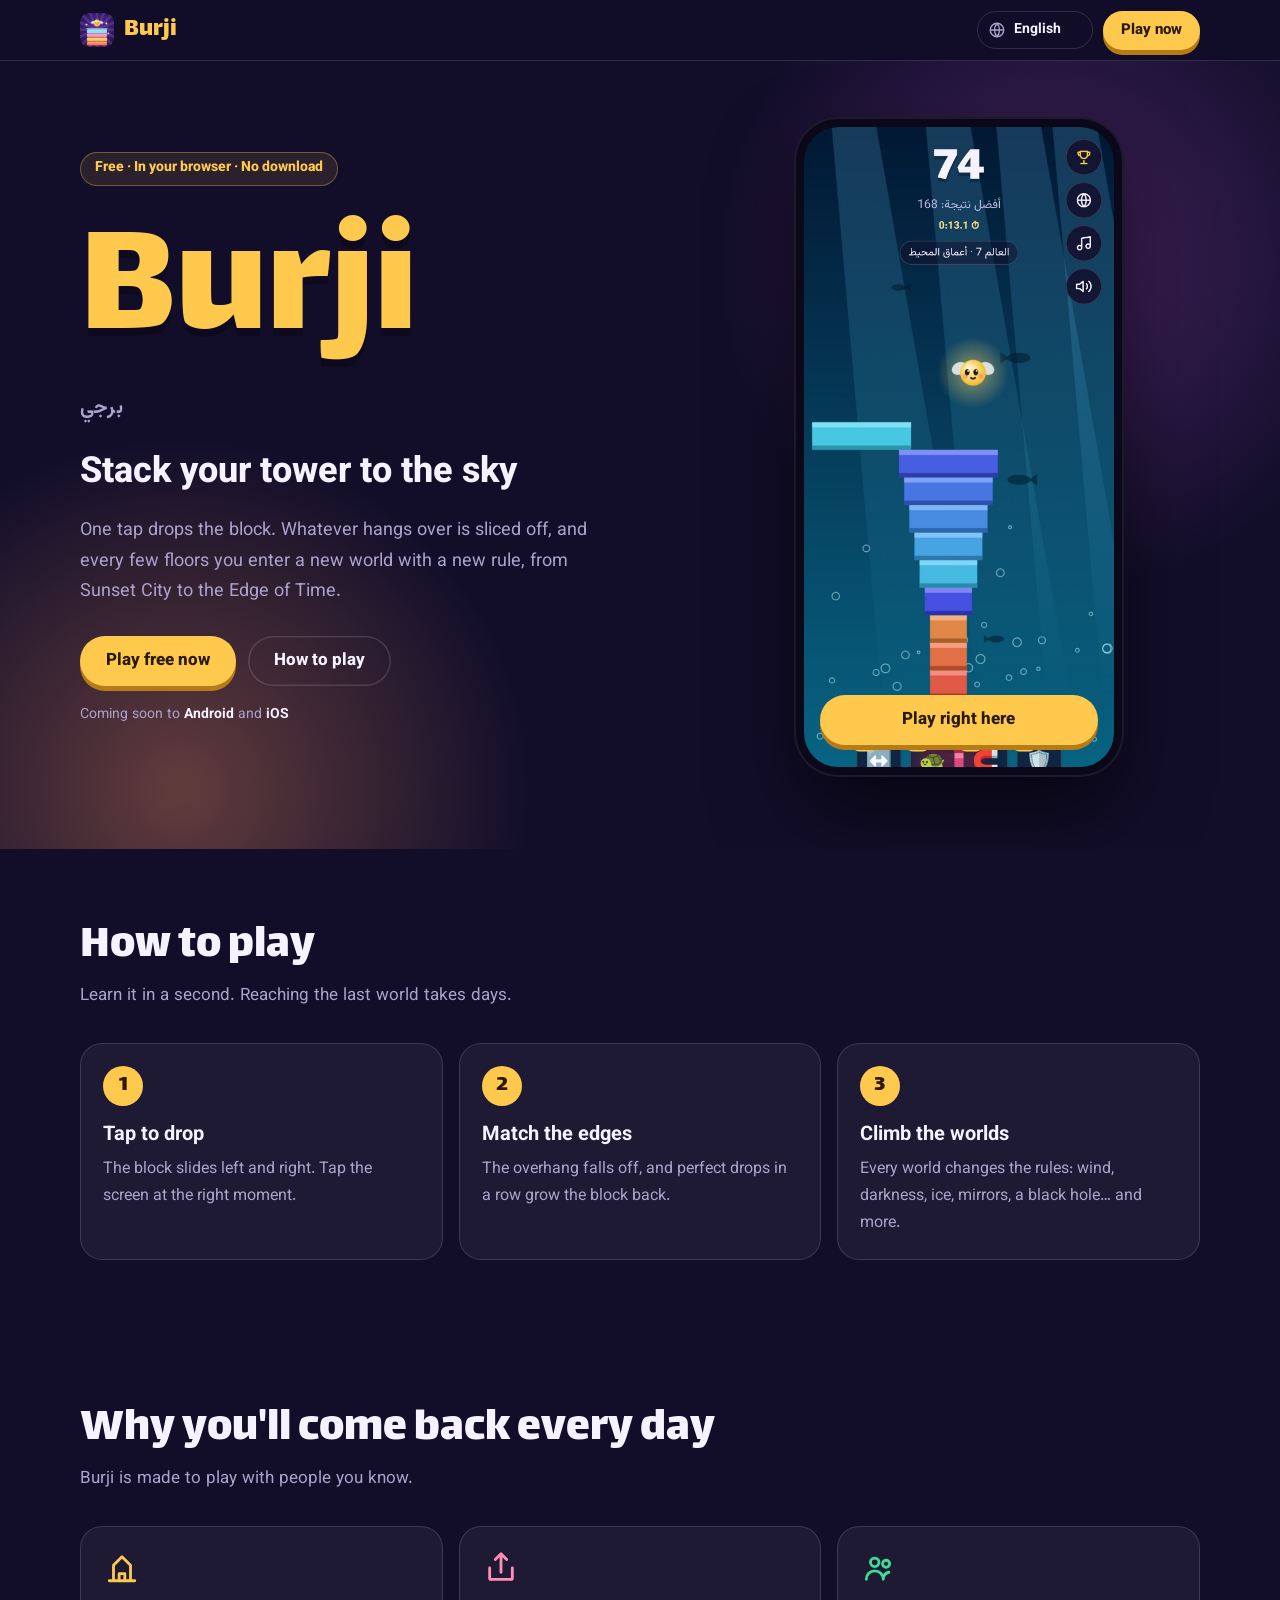
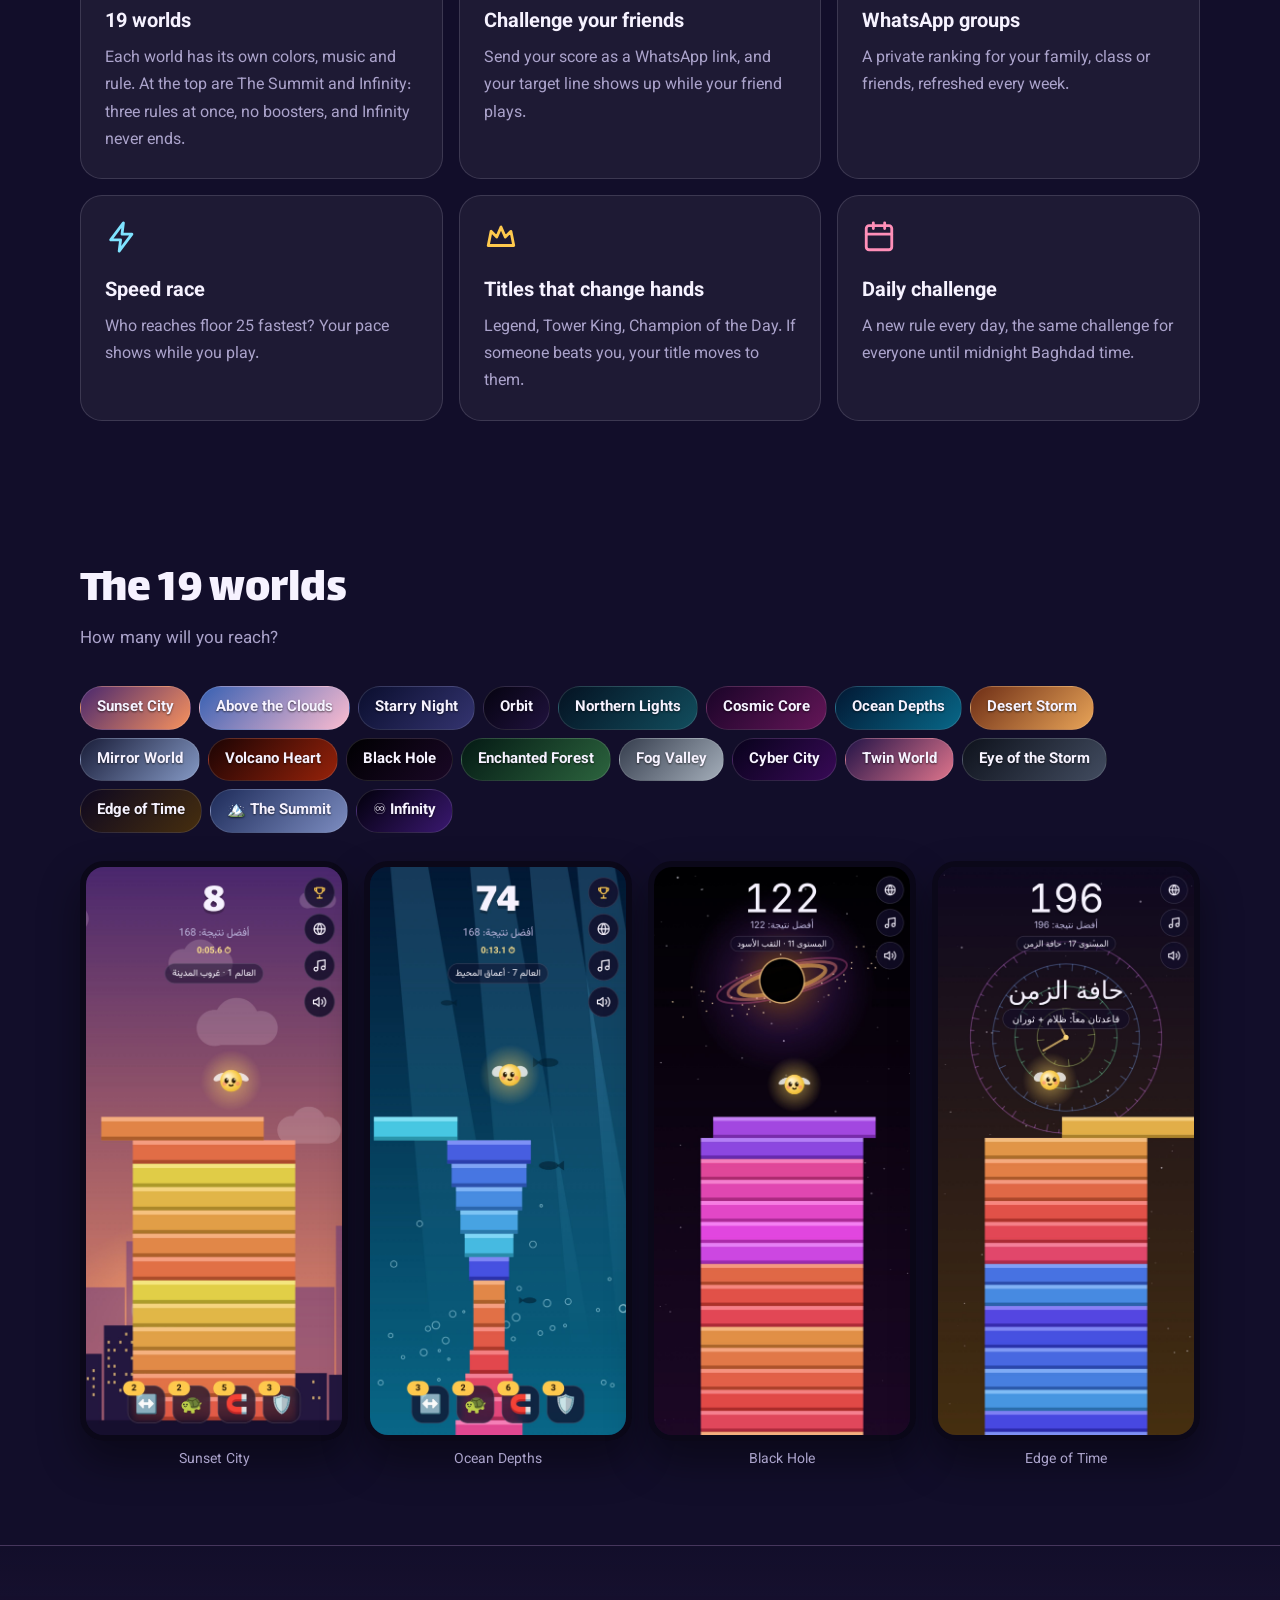
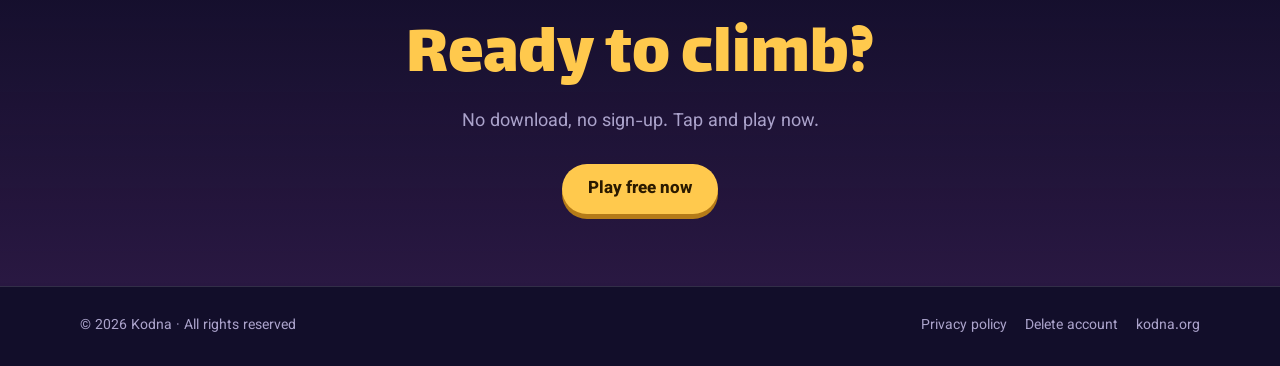
<file: burji/index.html>
<!doctype html>
<html lang="ar" dir="rtl">
<head>
<meta charset="utf-8">
<meta name="viewport" content="width=device-width,initial-scale=1,viewport-fit=cover">
<title>Burji · برجي — ابنِ برجك نحو السماء</title>
<meta name="description" content="Burji لعبة تكديس مجانية تُلعب في المتصفح بلا تحميل: 19 عالماً بقواعد مختلفة، تحدَّ أصدقاءك برابط. من Kodna.">
<meta name="author" content="Kodna">
<meta name="copyright" content="© 2026 Kodna">
<meta name="theme-color" content="#120E2A">
<link rel="canonical" href="https://kodna.org/burji/">
<meta property="og:type" content="website">
<meta property="og:site_name" content="Kodna">
<meta property="og:title" content="Burji · برجي — ابنِ برجك نحو السماء">
<meta property="og:description" content="العب مجاناً في المتصفح بلا تحميل. 19 عالماً، تحديات مع الأصدقاء، وسباق سرعة.">
<meta property="og:url" content="https://kodna.org/burji/">
<meta property="og:image" content="https://kodna.org/burji/img/og.png">
<meta property="og:image:width" content="1200">
<meta property="og:image:height" content="630">
<meta property="og:locale" content="ar_IQ">
<meta name="twitter:card" content="summary_large_image">
<meta name="twitter:title" content="Burji · برجي">
<meta name="twitter:description" content="ابنِ برجك نحو السماء. مجاناً في المتصفح.">
<meta name="twitter:image" content="https://kodna.org/burji/img/og.png">
<link rel="icon" type="image/svg+xml" href="img/icon.svg">
<link rel="icon" type="image/png" sizes="32x32" href="img/icon-32.png">
<link rel="apple-touch-icon" href="img/icon-180.png">
<script type="application/ld+json">
{"@context":"https://schema.org","@type":"VideoGame","name":"Burji · برجي","url":"https://kodna.org/burji/","image":"https://kodna.org/burji/img/og.png","description":"لعبة تكديس مجانية في المتصفح بـ19 عالماً وتحديات مع الأصدقاء.","genre":"Casual","gamePlatform":["Web browser"],"applicationCategory":"Game","inLanguage":["ar","en","ku","tr","fr","es","fa","ur","id","pt"],"offers":{"@type":"Offer","price":"0","priceCurrency":"USD"},"publisher":{"@type":"Organization","name":"Kodna","url":"https://kodna.org/"}}
</script>
<style>
@font-face{font-family:Lalezar;font-display:swap;src:url(fonts/lalezar-arabic-400-normal.woff2) format('woff2');unicode-range:U+0600-06FF,U+0750-077F,U+FB50-FDFF,U+FE70-FEFF}
@font-face{font-family:Lalezar;font-display:swap;src:url(fonts/lalezar-latin-400-normal.woff2) format('woff2');unicode-range:U+0000-00FF,U+2000-206F}
@font-face{font-family:Vazirmatn;font-weight:400;font-display:swap;src:url(fonts/vazirmatn-arabic-400-normal.woff2) format('woff2');unicode-range:U+0600-06FF,U+0750-077F,U+FB50-FDFF,U+FE70-FEFF,U+200C-200F}
@font-face{font-family:Vazirmatn;font-weight:700;font-display:swap;src:url(fonts/vazirmatn-arabic-700-normal.woff2) format('woff2');unicode-range:U+0600-06FF,U+0750-077F,U+FB50-FDFF,U+FE70-FEFF,U+200C-200F}
@font-face{font-family:Vazirmatn;font-weight:800;font-display:swap;src:url(fonts/vazirmatn-arabic-800-normal.woff2) format('woff2');unicode-range:U+0600-06FF,U+0750-077F,U+FB50-FDFF,U+FE70-FEFF,U+200C-200F}
@font-face{font-family:Vazirmatn;font-weight:400;font-display:swap;src:url(fonts/vazirmatn-latin-400-normal.woff2) format('woff2');unicode-range:U+0000-00FF,U+2000-206F}
@font-face{font-family:Vazirmatn;font-weight:700;font-display:swap;src:url(fonts/vazirmatn-latin-700-normal.woff2) format('woff2');unicode-range:U+0000-00FF,U+2000-206F}
@font-face{font-family:Vazirmatn;font-weight:800;font-display:swap;src:url(fonts/vazirmatn-latin-800-normal.woff2) format('woff2');unicode-range:U+0000-00FF,U+2000-206F}
:root{--bg:#120E2A;--bg2:#1B1440;--ink:#F6F2FF;--muted:#ABA3CB;--line:rgba(246,242,255,.14);--card:rgba(246,242,255,.05);--gold:#FFC94D;--gold-ink:#2A1A00;--pink:#FF8FB8;--cyan:#7FE3FF;--green:#3DDC97}
*{box-sizing:border-box}
html{scroll-behavior:smooth}
body{margin:0;background:var(--bg);color:var(--ink);font-family:Vazirmatn,system-ui,sans-serif;line-height:1.7;-webkit-font-smoothing:antialiased;overflow-x:hidden}
a{color:inherit}
.wrap{width:min(1120px,100% - 32px);margin-inline:auto}
.disp{font-family:Lalezar,Vazirmatn,sans-serif;font-weight:400;line-height:1.1}
/* top bar */
.bar{position:sticky;top:0;z-index:5;background:rgba(18,14,42,.82);backdrop-filter:blur(10px);-webkit-backdrop-filter:blur(10px);border-bottom:1px solid var(--line)}
.bar .wrap{display:flex;align-items:center;justify-content:space-between;height:60px;gap:12px}
.brand{display:flex;align-items:center;gap:10px;text-decoration:none;font-weight:800}
.brand img{width:34px;height:34px;border-radius:9px}
.brand b{font-family:Lalezar,Vazirmatn,sans-serif;font-weight:400;font-size:26px;color:var(--gold);line-height:1}
.btn{display:inline-flex;align-items:center;justify-content:center;gap:8px;border-radius:999px;padding:12px 26px;font:800 17px Vazirmatn,sans-serif;text-decoration:none;border:0;cursor:pointer;transition:transform .15s,box-shadow .15s}
.btn.gold{background:var(--gold);color:var(--gold-ink);box-shadow:0 5px 0 #B57B18}
.btn.gold:hover{transform:translateY(-2px);box-shadow:0 7px 0 #B57B18}
.btn.gold:active{transform:translateY(3px);box-shadow:0 2px 0 #B57B18}
.btn.ghost{background:transparent;color:var(--ink);box-shadow:inset 0 0 0 1.5px var(--line)}
.btn.small{padding:8px 18px;font-size:15px}
.btn:focus-visible{outline:3px solid var(--cyan);outline-offset:3px}
/* hero */
.hero{position:relative;padding:56px 0 72px;overflow:hidden}
.hero::before{content:"";position:absolute;inset:-20% -10% auto auto;width:720px;height:720px;border-radius:50%;background:radial-gradient(circle,rgba(110,52,136,.55),rgba(110,52,136,0) 65%);pointer-events:none}
.hero::after{content:"";position:absolute;left:-200px;bottom:-320px;width:760px;height:760px;border-radius:50%;background:radial-gradient(circle,rgba(247,146,94,.35),rgba(247,146,94,0) 65%);pointer-events:none}
.hero .wrap{position:relative;z-index:1;display:grid;grid-template-columns:minmax(0,1.1fr) minmax(0,.9fr);gap:48px;align-items:center}
.eyebrow{display:inline-block;font-weight:800;font-size:14px;color:var(--gold);background:rgba(255,201,77,.1);border:1px solid rgba(255,201,77,.35);border-radius:999px;padding:4px 14px;margin-bottom:18px}
.hero h1{font-size:clamp(84px,14vw,168px);margin:0;color:var(--gold);text-shadow:0 8px 0 rgba(0,0,0,.25)}
.hero .latin{font-weight:700;color:var(--muted);margin:2px 0 18px}
.hero .tag{font-size:clamp(24px,3.4vw,36px);font-weight:800;margin:0 0 12px}
.hero p.lead{font-size:18px;color:var(--muted);max-width:520px;margin:0 0 28px}
.ctas{display:flex;flex-wrap:wrap;gap:12px;align-items:center}
.soon{margin-top:18px;font-size:14px;color:var(--muted)}
.soon b{color:var(--ink)}
/* phone */
.phone{position:relative;justify-self:center;width:min(330px,80vw);aspect-ratio:390/780;border-radius:44px;background:#0B0819;padding:10px;box-shadow:0 40px 80px rgba(0,0,0,.55),inset 0 0 0 2px rgba(246,242,255,.08)}
.screen{position:relative;width:100%;height:100%;border-radius:34px;overflow:hidden;background:#000}
.screen img,.screen iframe{position:absolute;inset:0;width:100%;height:100%;border:0;object-fit:cover;object-position:top}
.playhere{position:absolute;inset:auto 16px 22px;z-index:2}
.playhere .btn{width:100%}
/* sections */
section{padding:72px 0}
.sec-head{max-width:640px;margin-bottom:32px}
.sec-head h2{font-size:clamp(34px,5vw,48px);margin:0 0 8px}
.sec-head p{color:var(--muted);margin:0;font-size:17px}
.steps{display:grid;grid-template-columns:repeat(3,minmax(0,1fr));gap:16px;counter-reset:s}
.step{background:var(--card);border:1px solid var(--line);border-radius:22px;padding:22px}
.step::before{counter-increment:s;content:counter(s);display:grid;place-items:center;width:40px;height:40px;border-radius:50%;background:var(--gold);color:var(--gold-ink);font-family:Lalezar,sans-serif;font-size:24px;margin-bottom:12px}
.step h3{margin:0 0 4px;font-size:20px}
.step p{margin:0;color:var(--muted)}
.feats{display:grid;grid-template-columns:repeat(3,minmax(0,1fr));gap:16px}
.feat{background:var(--card);border:1px solid var(--line);border-radius:22px;padding:24px}
.feat svg{width:34px;height:34px;margin-bottom:10px}
.feat h3{margin:0 0 6px;font-size:20px}
.feat p{margin:0;color:var(--muted)}
.chip{display:inline-block;vertical-align:middle;font-size:12px;font-weight:800;color:var(--gold-ink);background:var(--gold);border-radius:999px;padding:1px 9px;margin-inline-start:6px}
.worlds{display:flex;flex-wrap:wrap;gap:8px}
.worlds span{font-weight:700;font-size:15px;padding:8px 16px;border-radius:999px;border:1px solid rgba(255,255,255,.12);text-shadow:0 1px 2px rgba(0,0,0,.6)}
.gallery{display:grid;grid-template-columns:repeat(4,minmax(0,1fr));gap:16px;margin-top:28px}
.gallery figure{margin:0}
.gallery img{width:100%;height:auto;aspect-ratio:1080/2338;object-fit:cover;border-radius:24px;border:6px solid #0B0819;box-shadow:0 20px 40px rgba(0,0,0,.4);display:block}
.gallery figcaption{text-align:center;color:var(--muted);font-size:14px;margin-top:8px}
.final{text-align:center;background:linear-gradient(180deg,transparent,rgba(110,52,136,.25));border-top:1px solid var(--line)}
.final h2{font-size:clamp(40px,7vw,72px);margin:0 0 10px;color:var(--gold)}
.final p{color:var(--muted);margin:0 0 26px;font-size:18px}
footer{border-top:1px solid var(--line);padding:28px 0 calc(28px + env(safe-area-inset-bottom,0px));color:var(--muted);font-size:14px}
footer .wrap{display:flex;flex-wrap:wrap;justify-content:space-between;gap:12px}
footer nav{display:flex;gap:18px}
footer a{text-decoration:none}
footer a:hover{color:var(--ink)}
.right{display:flex;align-items:center;gap:10px}
.lp{position:relative;display:inline-flex;align-items:center;gap:6px;border:1px solid var(--line);border-radius:999px;padding:0 10px;height:38px;color:var(--muted)}
.lp svg{width:18px;height:18px;fill:none;stroke:currentColor;stroke-width:1.8}
.lp select{appearance:none;-webkit-appearance:none;background:transparent;border:0;color:var(--ink);font:700 14px Vazirmatn,system-ui,sans-serif;padding:0 2px;cursor:pointer;max-width:110px}
.lp select option{color:#120E2A}
.lp:focus-within{outline:3px solid var(--cyan);outline-offset:2px}
.sr{position:absolute;width:1px;height:1px;overflow:hidden;clip:rect(0 0 0 0);white-space:nowrap}
.hero .latin{text-align:start;letter-spacing:.06em;font-size:20px}
html[dir=ltr] .hero .latin{direction:rtl;text-align:left}
@media (max-width:880px){
  .hero{padding:32px 0 56px}
  .hero .wrap{grid-template-columns:1fr;gap:36px;text-align:center}
  .hero .latin{text-align:center}
  .hero p.lead{margin-inline:auto}
  .ctas{justify-content:center}
  .playhere{display:none}
  .steps,.feats{grid-template-columns:1fr}
  .gallery{grid-template-columns:repeat(2,minmax(0,1fr))}
  .bar .btn{padding:7px 14px;font-size:14px}
}
@media (prefers-reduced-motion:reduce){html{scroll-behavior:auto}.btn{transition:none}}
</style>
</head>
<body>
<header class="bar">
  <div class="wrap">
    <a class="brand" href="#top" aria-label="Burji"><img src="img/icon-192.png" alt="" width="34" height="34"><b>Burji</b></a>
    <span class="right"><label class="lp"><span class="sr" data-t="lang">اللغة</span><svg viewBox="0 0 24 24" aria-hidden="true"><circle cx="12" cy="12" r="9"/><path d="M3 12h18M12 3a14 14 0 0 1 0 18M12 3a14 14 0 0 0 0 18"/></svg><select id="langPick"></select></label><a class="btn gold small" href="play.html" data-t="play_now">العب الآن</a></span>
  </div>
</header>

<main id="top">
  <section class="hero">
    <div class="wrap">
      <div>
        <span class="eyebrow" data-t="eyebrow">مجاناً · في المتصفح · بلا تحميل</span>
        <h1 class="disp">Burji</h1>
        <div class="latin">برجي</div>
        <p class="tag" data-t="tag">ابنِ برجك نحو السماء</p>
        <p class="lead" data-t="lead">لمسة واحدة تُسقط القطعة. ما يزيد يُقطع، وكل بضعة طوابق تدخل عالماً جديداً بقاعدة جديدة، من غروب المدينة إلى حافة الزمن.</p>
        <div class="ctas">
          <a class="btn gold" href="play.html" data-t="cta_play">العب الآن مجاناً</a>
          <a class="btn ghost" href="#how" data-t="cta_how">كيف تلعب؟</a>
        </div>
        <p class="soon" data-th="soon">قريباً على <b>Android</b> و<b>iOS</b></p>
      </div>
      <div class="phone">
        <div class="screen" id="screen">
          <img src="img/shot-2.jpg" data-ta="shot_alt" alt="لقطة من لعبة Burji في عالم أعماق المحيط" width="1080" height="2338">
          <div class="playhere"><button class="btn gold" type="button" id="playHere" data-t="play_here">العب هنا مباشرة</button></div>
        </div>
      </div>
    </div>
  </section>

  <section id="how">
    <div class="wrap">
      <div class="sec-head"><h2 class="disp" data-t="how_h">كيف تلعب؟</h2><p data-t="how_p">تتعلمها في ثانية، وتحتاج أياماً لتصل إلى العالم الأخير.</p></div>
      <div class="steps">
        <div class="step"><h3 data-t="s1_h">المس لتُسقط</h3><p data-t="s1_p">القطعة تتحرك يميناً ويساراً. المس الشاشة في اللحظة المناسبة.</p></div>
        <div class="step"><h3 data-t="s2_h">طابِق الحواف</h3><p data-t="s2_p">الجزء الزائد يسقط، واللمسات المثالية المتتالية تكبّر القطعة من جديد.</p></div>
        <div class="step"><h3 data-t="s3_h">اصعد للعوالم</h3><p data-t="s3_p">كل عالم يغيّر القواعد: رياح، ظلام، جليد، مرايا، ثقب أسود… وأكثر.</p></div>
      </div>
    </div>
  </section>

  <section>
    <div class="wrap">
      <div class="sec-head"><h2 class="disp" data-t="why_h">لماذا ستعود كل يوم</h2><p><span data-t="why_p">Burji لعبة مصممة لتلعبها مع من تعرف.</span> <span class="soon-note" data-t="why_soon">الميزات المعلّمة «قريباً» تصل قريباً.</span></p></div>
      <div class="feats">
        <div class="feat"><svg viewBox="0 0 24 24" fill="none" stroke="#FFC94D" stroke-width="2" stroke-linecap="round" stroke-linejoin="round" aria-hidden="true"><path d="M3 21h18M6 21V10l6-6 6 6v11"/><path d="M10 21v-5h4v5"/></svg><h3 data-t="f1_h">19 عالماً</h3><p data-t="f1_p">لكل عالم ألوانه وموسيقاه وقاعدته الخاصة، وفي القمة «العُلا» و«اللانهاية»: ثلاث قواعد معاً ولا مساعدات، واللانهاية لا تنتهي أبداً.</p></div>
        <div class="feat"><svg viewBox="0 0 24 24" fill="none" stroke="#FF8FB8" stroke-width="2" stroke-linecap="round" stroke-linejoin="round" aria-hidden="true"><path d="M4 12v7a1 1 0 0 0 1 1h14a1 1 0 0 0 1-1v-7"/><path d="M16 6l-4-4-4 4M12 2v13"/></svg><h3 data-t="f2_h">تحدَّ أصدقاءك</h3><p data-t="f2_p">أرسل رقمك برابط على واتساب، ويظهر خط هدفك عند صديقك وهو يلعب.</p></div>
        <div class="feat"><svg viewBox="0 0 24 24" fill="none" stroke="#3DDC97" stroke-width="2" stroke-linecap="round" stroke-linejoin="round" aria-hidden="true"><circle cx="9" cy="8" r="3"/><circle cx="17" cy="9" r="2.5"/><path d="M3 20c0-3.3 2.7-6 6-6s6 2.7 6 6M15 20c0-2.5 1.5-4.5 4-5"/></svg><h3><span data-t="f3_h">مجموعات واتساب</span> <span class="chip" data-t="chip_soon">قريباً</span></h3><p data-t="f3_p">ترتيب خاص لعائلتك أو صفّك أو أصدقائك، يتجدد كل أسبوع.</p></div>
        <div class="feat"><svg viewBox="0 0 24 24" fill="none" stroke="#7FE3FF" stroke-width="2" stroke-linecap="round" stroke-linejoin="round" aria-hidden="true"><path d="M13 2 4 14h7l-1 8 9-12h-7z"/></svg><h3 data-t="f4_h">سباق السرعة</h3><p><span data-t="f4_p">من يصل للطابق 25 أسرع؟ سرعتك تظهر أثناء اللعب</span><span class="soon-note" data-t="f4_soon">، ولوحة الأسرع ولقب «البرق» قريباً</span>.</p></div>
        <div class="feat"><svg viewBox="0 0 24 24" fill="none" stroke="#FFC94D" stroke-width="2" stroke-linecap="round" stroke-linejoin="round" aria-hidden="true"><path d="M3 18h18l-2-10-4 4-3-7-3 7-4-4z"/></svg><h3><span data-t="f5_h">ألقاب تنتقل</span> <span class="chip" data-t="chip_soon">قريباً</span></h3><p data-t="f5_p">الأسطورة، ملك البرج، بطل اليوم. إذا تجاوزك أحد، ينتقل لقبك إليه.</p></div>
        <div class="feat"><svg viewBox="0 0 24 24" fill="none" stroke="#FF8FB8" stroke-width="2" stroke-linecap="round" stroke-linejoin="round" aria-hidden="true"><rect x="3" y="4" width="18" height="17" rx="2"/><path d="M3 10h18M8 2v4M16 2v4"/></svg><h3 data-t="f6_h">تحدٍّ يومي</h3><p data-t="f6_p">قاعدة جديدة كل يوم، ونفس التحدي للجميع حتى منتصف الليل بتوقيت بغداد.</p></div>
      </div>
    </div>
  </section>

  <section>
    <div class="wrap">
      <div class="sec-head"><h2 class="disp" data-t="worlds_h">العوالم التسعة عشر</h2><p data-t="worlds_p">كم عالماً ستصل؟</p></div>
      <div class="worlds">
        <span style="background:linear-gradient(135deg,#4A286E,#F7925E)" data-w="0" data-pre="">غروب المدينة</span>
        <span style="background:linear-gradient(135deg,#3860B2,#FCBCD0)" data-w="1" data-pre="">فوق الغيوم</span>
        <span style="background:linear-gradient(135deg,#0A0E2E,#343470)" data-w="2" data-pre="">ليل النجوم</span>
        <span style="background:linear-gradient(135deg,#050310,#20123E)" data-w="3" data-pre="">المدار</span>
        <span style="background:linear-gradient(135deg,#041222,#124E5E)" data-w="4" data-pre="">الشفق القطبي</span>
        <span style="background:linear-gradient(135deg,#1A0428,#641658)" data-w="5" data-pre="">قلب الكون</span>
        <span style="background:linear-gradient(135deg,#021834,#086888)" data-w="6" data-pre="">أعماق المحيط</span>
        <span style="background:linear-gradient(135deg,#6E2E16,#E8A458)" data-w="7" data-pre="">عاصفة الصحراء</span>
        <span style="background:linear-gradient(135deg,#1A1E3A,#8498C4)" data-w="8" data-pre="">عالم المرايا</span>
        <span style="background:linear-gradient(135deg,#1C0404,#96220A)" data-w="9" data-pre="">قلب البركان</span>
        <span style="background:linear-gradient(135deg,#000002,#1A0826)" data-w="10" data-pre="">الثقب الأسود</span>
        <span style="background:linear-gradient(135deg,#041A14,#2C643E)" data-w="11" data-pre="">الغابة المسحورة</span>
        <span style="background:linear-gradient(135deg,#363E4E,#A4AEBA)" data-w="12" data-pre="">وادي الضباب</span>
        <span style="background:linear-gradient(135deg,#08021C,#380A56)" data-w="13" data-pre="">المدينة الرقمية</span>
        <span style="background:linear-gradient(135deg,#241448,#DE748C)" data-w="14" data-pre="">عالم التوأم</span>
        <span style="background:linear-gradient(135deg,#0E121C,#424C60)" data-w="15" data-pre="">قلب الإعصار</span>
        <span style="background:linear-gradient(135deg,#0E0820,#462E0E)" data-w="16" data-pre="">حافة الزمن</span>
        <span style="background:linear-gradient(135deg,#1E2C5A,#7C8CC0)" data-w="17" data-pre="🏔️ ">🏔️ العُلا</span>
        <span style="background:linear-gradient(135deg,#02000C,#3A1870)" data-w="18" data-pre="♾️ ">♾️ اللانهاية</span>
      </div>
      <div class="gallery">
        <figure><img src="img/shot-1.jpg" data-wa="0" alt="عالم غروب المدينة" loading="lazy" width="1080" height="2338"><figcaption data-w="0">غروب المدينة</figcaption></figure>
        <figure><img src="img/shot-2.jpg" data-wa="6" alt="عالم أعماق المحيط" loading="lazy" width="1080" height="2338"><figcaption data-w="6">أعماق المحيط</figcaption></figure>
        <figure><img src="img/shot-3.jpg" data-wa="10" alt="عالم الثقب الأسود" loading="lazy" width="1080" height="2338"><figcaption data-w="10">الثقب الأسود</figcaption></figure>
        <figure><img src="img/shot-4.jpg" data-wa="16" alt="عالم حافة الزمن" loading="lazy" width="1080" height="2338"><figcaption data-w="16">حافة الزمن</figcaption></figure>
      </div>
    </div>
  </section>

  <section class="final">
    <div class="wrap">
      <h2 class="disp" data-t="final_h">جاهز للصعود؟</h2>
      <p data-t="final_p">لا تحميل ولا تسجيل. اضغط والعب الآن.</p>
      <a class="btn gold" href="play.html" data-t="cta_play">العب الآن مجاناً</a>
    </div>
  </section>
</main>

<footer>
  <div class="wrap">
    <span data-t="rights">© 2026 Kodna · جميع الحقوق محفوظة</span>
    <nav aria-label="روابط" data-tl="links"><a href="privacy.html" data-t="privacy">سياسة الخصوصية</a><a href="delete-account.html" data-t="delete">حذف الحساب</a><a href="https://kodna.org/">kodna.org</a></nav>
  </div>
</footer>

<script src="lang.js"></script>
<script>
  // Every visitor sees this page in their language (same choice as the game and kodna.org)
  (function(){
    var T = {"ar":{"title":"Burji · برجي — ابنِ برجك نحو السماء","desc":"Burji لعبة تكديس مجانية تُلعب في المتصفح بلا تحميل: 19 عالماً بقواعد مختلفة، تحدَّ أصدقاءك برابط، وسباق سرعة.","play_now":"العب الآن","eyebrow":"مجاناً · في المتصفح · بلا تحميل","tag":"ابنِ برجك نحو السماء","lead":"لمسة واحدة تُسقط القطعة. ما يزيد يُقطع، وكل بضعة طوابق تدخل عالماً جديداً بقاعدة جديدة، من غروب المدينة إلى حافة الزمن.","cta_play":"العب الآن مجاناً","cta_how":"كيف تلعب؟","soon":"قريباً على <b>Android</b> و<b>iOS</b>","shot_alt":"لقطة من لعبة Burji في عالم أعماق المحيط","play_here":"العب هنا مباشرة","how_h":"كيف تلعب؟","how_p":"تتعلمها في ثانية، وتحتاج أياماً لتصل إلى العالم الأخير.","s1_h":"المس لتُسقط","s1_p":"القطعة تتحرك يميناً ويساراً. المس الشاشة في اللحظة المناسبة.","s2_h":"طابِق الحواف","s2_p":"الجزء الزائد يسقط، واللمسات المثالية المتتالية تكبّر القطعة من جديد.","s3_h":"اصعد للعوالم","s3_p":"كل عالم يغيّر القواعد: رياح، ظلام، جليد، مرايا، ثقب أسود… وأكثر.","why_h":"لماذا ستعود كل يوم","why_p":"Burji لعبة مصممة لتلعبها مع من تعرف.","why_soon":"الميزات المعلّمة «قريباً» تصل قريباً.","f1_h":"19 عالماً","f1_p":"لكل عالم ألوانه وموسيقاه وقاعدته الخاصة، وفي القمة «العُلا» و«اللانهاية»: ثلاث قواعد معاً ولا مساعدات، واللانهاية لا تنتهي أبداً.","f2_h":"تحدَّ أصدقاءك","f2_p":"أرسل رقمك برابط على واتساب، ويظهر خط هدفك عند صديقك وهو يلعب.","f3_h":"مجموعات واتساب","f3_p":"ترتيب خاص لعائلتك أو صفّك أو أصدقائك، يتجدد كل أسبوع.","f4_h":"سباق السرعة","f4_p":"من يصل للطابق 25 أسرع؟ سرعتك تظهر أثناء اللعب","f4_soon":"، ولوحة الأسرع ولقب «البرق» قريباً","f5_h":"ألقاب تنتقل","f5_p":"الأسطورة، ملك البرج، بطل اليوم. إذا تجاوزك أحد، ينتقل لقبك إليه.","f6_h":"تحدٍّ يومي","f6_p":"قاعدة جديدة كل يوم، ونفس التحدي للجميع حتى منتصف الليل بتوقيت بغداد.","chip_soon":"قريباً","worlds_h":"العوالم التسعة عشر","worlds_p":"كم عالماً ستصل؟","world_alt":"عالم {w}","final_h":"جاهز للصعود؟","final_p":"لا تحميل ولا تسجيل. اضغط والعب الآن.","rights":"© 2026 Kodna · جميع الحقوق محفوظة","links":"روابط","privacy":"سياسة الخصوصية","delete":"حذف الحساب","lang":"اللغة","W":["غروب المدينة","فوق الغيوم","ليل النجوم","المدار","الشفق القطبي","قلب الكون","أعماق المحيط","عاصفة الصحراء","عالم المرايا","قلب البركان","الثقب الأسود","الغابة المسحورة","وادي الضباب","المدينة الرقمية","عالم التوأم","قلب الإعصار","حافة الزمن","العُلا","اللانهاية"]},"en":{"title":"Burji · Stack your tower to the sky","desc":"Burji is a free stacking game you play in your browser, no download: 19 worlds with different rules, challenge friends with a link, and a speed race.","play_now":"Play now","eyebrow":"Free · In your browser · No download","tag":"Stack your tower to the sky","lead":"One tap drops the block. Whatever hangs over is sliced off, and every few floors you enter a new world with a new rule, from Sunset City to the Edge of Time.","cta_play":"Play free now","cta_how":"How to play","soon":"Coming soon to <b>Android</b> and <b>iOS</b>","shot_alt":"Burji gameplay in the Ocean Depths world","play_here":"Play right here","how_h":"How to play","how_p":"Learn it in a second. Reaching the last world takes days.","s1_h":"Tap to drop","s1_p":"The block slides left and right. Tap the screen at the right moment.","s2_h":"Match the edges","s2_p":"The overhang falls off, and perfect drops in a row grow the block back.","s3_h":"Climb the worlds","s3_p":"Every world changes the rules: wind, darkness, ice, mirrors, a black hole… and more.","why_h":"Why you'll come back every day","why_p":"Burji is made to play with people you know.","why_soon":"Features marked “Soon” are on their way.","f1_h":"19 worlds","f1_p":"Each world has its own colors, music and rule. At the top are The Summit and Infinity: three rules at once, no boosters, and Infinity never ends.","f2_h":"Challenge your friends","f2_p":"Send your score as a WhatsApp link, and your target line shows up while your friend plays.","f3_h":"WhatsApp groups","f3_p":"A private ranking for your family, class or friends, refreshed every week.","f4_h":"Speed race","f4_p":"Who reaches floor 25 fastest? Your pace shows while you play","f4_soon":", and the fastest board and the “Lightning” title are coming soon","f5_h":"Titles that change hands","f5_p":"Legend, Tower King, Champion of the Day. If someone beats you, your title moves to them.","f6_h":"Daily challenge","f6_p":"A new rule every day, the same challenge for everyone until midnight Baghdad time.","chip_soon":"Soon","worlds_h":"The 19 worlds","worlds_p":"How many will you reach?","world_alt":"The {w} world","final_h":"Ready to climb?","final_p":"No download, no sign-up. Tap and play now.","rights":"© 2026 Kodna · All rights reserved","links":"Links","privacy":"Privacy policy","delete":"Delete account","lang":"Language","W":["Sunset City","Above the Clouds","Starry Night","Orbit","Northern Lights","Cosmic Core","Ocean Depths","Desert Storm","Mirror World","Volcano Heart","Black Hole","Enchanted Forest","Fog Valley","Cyber City","Twin World","Eye of the Storm","Edge of Time","The Summit","Infinity"]},"ku":{"title":"Burji · تاوەرەکەت تا ئاسمان بەرز بکەرەوە","desc":"Burji یارییەکی خۆڕایی کەڵەکەکردنە کە لە وێبگەڕدا یاری دەکرێت، بێ دابەزاندن: 19 جیهان بە یاسای جیاواز، هاوڕێکانت بە بەستەرێک بانگی ململانێ بکە، و پێشبڕکێی خێرایی.","play_now":"ئێستا یاری بکە","eyebrow":"خۆڕایی · لە وێبگەڕدا · بێ دابەزاندن","tag":"تاوەرەکەت تا ئاسمان بەرز بکەرەوە","lead":"یەک لێدان پارچەکە دەخاتە خوارەوە. ئەوەی زیادە بێت دەبڕدرێت، و هەر چەند نهۆمێک جارێک دەچیتە جیهانێکی نوێ بە یاسایەکی نوێ، لە ئاوابوونی شارەوە تا لێواری کات.","cta_play":"ئێستا بە خۆڕایی یاری بکە","cta_how":"چۆن یاری دەکرێت؟","soon":"بەم زووانە لەسەر <b>Android</b> و <b>iOS</b>","shot_alt":"وێنەیەک لە یاریی Burji لە جیهانی قووڵایی زەریا","play_here":"ڕاستەوخۆ لێرە یاری بکە","how_h":"چۆن یاری دەکرێت؟","how_p":"لە چرکەیەکدا فێری دەبیت، بەڵام گەیشتن بە دوایین جیهان چەند ڕۆژێکی دەوێت.","s1_h":"لێبدە بۆ خستنەخوارەوە","s1_p":"پارچەکە بۆ چەپ و ڕاست دەجووڵێت. لە ساتی گونجاودا لە شاشەکە بدە.","s2_h":"لێوارەکان ڕێک بخە","s2_p":"بەشی زیادە دەکەوێتە خوارەوە، و لێدانە تەواوەکانی یەک لە دوای یەک پارچەکە دیسان گەورە دەکەنەوە.","s3_h":"بە جیهانەکاندا سەربکەوە","s3_p":"هەر جیهانێک یاساکان دەگۆڕێت: با، تاریکی، سەهۆڵ، ئاوێنە، کونە ڕەشێک… و زیاتر.","why_h":"بۆچی هەموو ڕۆژێک دەگەڕێیتەوە","why_p":"Burji دروستکراوە بۆ ئەوەی لەگەڵ ئەو کەسانەی دەیانناسیت یاری بکەیت.","why_soon":"ئەو تایبەتمەندییانەی نیشانەی «بەم زووانە»یان لەسەرە بەڕێوەن.","f1_h":"19 جیهان","f1_p":"هەر جیهانێک ڕەنگ و مۆسیقا و یاسای تایبەتی خۆی هەیە. لە سەرووی هەموویانەوە «لووتکە» و «بێکۆتایی» هەن: سێ یاسا پێکەوە، بێ یارمەتیدەر، و بێکۆتایی هەرگیز کۆتایی نایەت.","f2_h":"هاوڕێکانت بانگی ململانێ بکە","f2_p":"ئەنجامەکەت وەک بەستەرێک لە واتسئاپ بنێرە، و هێڵی ئامانجەکەت لای هاوڕێکەت دەردەکەوێت کاتێک یاری دەکات.","f3_h":"گرووپەکانی واتسئاپ","f3_p":"ڕیزبەندییەکی تایبەت بۆ خێزانەکەت، پۆلەکەت یان هاوڕێکانت، کە هەموو هەفتەیەک نوێ دەبێتەوە.","f4_h":"پێشبڕکێی خێرایی","f4_p":"کێ زووتر دەگاتە نهۆمی 25؟ خێراییەکەت لە کاتی یاریکردندا دەردەکەوێت","f4_soon":"، و تەختەی خێراترینەکان و نازناوی «بروسکە» بەم زووانە دێن","f5_h":"نازناوەکان دەستاودەست دەکەن","f5_p":"ئەفسانە، پاشای تاوەر، پاڵەوانی ڕۆژ. ئەگەر کەسێک لێت تێپەڕێت، نازناوەکەت دەچێتە لای ئەو.","f6_h":"ململانێی ڕۆژانە","f6_p":"هەموو ڕۆژێک یاسایەکی نوێ، و هەمان ململانێ بۆ هەمووان تا نیوەشەو بە کاتی بەغدا.","chip_soon":"بەم زووانە","worlds_h":"19 جیهانەکە","worlds_p":"دەگەیتە چەند جیهان؟","world_alt":"جیهانی {w}","final_h":"ئامادەیت بۆ سەرکەوتن؟","final_p":"بێ دابەزاندن، بێ خۆتۆمارکردن. لێبدە و ئێستا یاری بکە.","rights":"© 2026 Kodna · هەموو مافەکان پارێزراون","links":"بەستەرەکان","privacy":"سیاسەتی تایبەتمەندی","delete":"سڕینەوەی هەژمار","lang":"زمان","W":["ئاوابوونی شار","سەرووی هەورەکان","شەوی ئەستێرەکان","خولگە","ڕووناکی جەمسەری","دڵی گەردوون","قووڵایی زەریا","زریانی بیابان","جیهانی ئاوێنەکان","دڵی گڕکان","کونە ڕەشەکە","دارستانی جادوویی","دۆڵی تەم","شاری دیجیتاڵی","جیهانی دوانە","چاوی گەردەلوول","لێواری کات","لووتکە","بێکۆتایی"]},"tr":{"title":"Burji · Kuleni gökyüzüne kadar yükselt","desc":"Burji, indirme gerektirmeden tarayıcında oynayabileceğin ücretsiz bir blok dizme oyunu: farklı kurallara sahip 19 dünya, bağlantıyla arkadaşlarına meydan okuma ve hız yarışı.","play_now":"Hemen oyna","eyebrow":"Ücretsiz · Tarayıcında · İndirme yok","tag":"Kuleni gökyüzüne kadar yükselt","lead":"Tek dokunuş bloğu bırakır. Taşan kısım kesilir ve birkaç katta bir, yeni kuralı olan yeni bir dünyaya girersin: Gün Batımı Şehri'nden Zamanın Sınırı'na kadar.","cta_play":"Hemen ücretsiz oyna","cta_how":"Nasıl oynanır?","soon":"Çok yakında <b>Android</b> ve <b>iOS</b>'ta","shot_alt":"Okyanus Derinlikleri dünyasında Burji oyunundan bir görüntü","play_here":"Hemen burada oyna","how_h":"Nasıl oynanır?","how_p":"Bir saniyede öğrenirsin. Son dünyaya ulaşmak ise günler sürer.","s1_h":"Dokun ve bırak","s1_p":"Blok sağa sola kayar. Doğru anda ekrana dokun.","s2_h":"Kenarları hizala","s2_p":"Taşan kısım düşer; art arda kusursuz bırakışlar bloğu yeniden büyütür.","s3_h":"Dünyaları tırman","s3_p":"Her dünya kuralları değiştirir: rüzgâr, karanlık, buz, aynalar, kara delik… ve daha fazlası.","why_h":"Neden her gün geri döneceksin","why_p":"Burji, tanıdığın insanlarla oynaman için tasarlandı.","why_soon":"“Yakında” işaretli özellikler yolda.","f1_h":"19 dünya","f1_p":"Her dünyanın kendi renkleri, müziği ve kuralı var. En tepede Zirve ve Sonsuzluk bulunur: aynı anda üç kural, güçlendirici yok ve Sonsuzluk asla bitmez.","f2_h":"Arkadaşlarına meydan oku","f2_p":"Skorunu WhatsApp bağlantısı olarak gönder; arkadaşın oynarken hedef çizgin onun ekranında görünür.","f3_h":"WhatsApp grupları","f3_p":"Ailen, sınıfın ya da arkadaşların için her hafta yenilenen özel bir sıralama.","f4_h":"Hız yarışı","f4_p":"25. kata en hızlı kim ulaşacak? Oynarken hızın görünür","f4_soon":", en hızlılar tablosu ve “Şimşek” unvanı da çok yakında","f5_h":"El değiştiren unvanlar","f5_p":"Efsane, Kule Kralı, Günün Şampiyonu. Biri seni geçerse unvanın ona geçer.","f6_h":"Günlük meydan okuma","f6_p":"Her gün yeni bir kural; Bağdat saatiyle gece yarısına kadar herkes için aynı meydan okuma.","chip_soon":"Yakında","worlds_h":"19 dünya","worlds_p":"Kaçına ulaşabileceksin?","world_alt":"{w} dünyası","final_h":"Tırmanmaya hazır mısın?","final_p":"İndirme yok, kayıt yok. Dokun ve hemen oyna.","rights":"© 2026 Kodna · Tüm hakları saklıdır","links":"Bağlantılar","privacy":"Gizlilik politikası","delete":"Hesabı sil","lang":"Dil","W":["Gün Batımı Şehri","Bulutların Üstü","Yıldızlı Gece","Yörünge","Kutup Işıkları","Kozmik Çekirdek","Okyanus Derinlikleri","Çöl Fırtınası","Aynalar Dünyası","Yanardağ Kalbi","Kara Delik","Büyülü Orman","Sis Vadisi","Dijital Şehir","İkizler Dünyası","Fırtınanın Gözü","Zamanın Sınırı","Zirve","Sonsuzluk"]},"fr":{"title":"Burji · Empile ta tour jusqu’au ciel","desc":"Burji est un jeu d’empilement gratuit qui se joue dans le navigateur, sans téléchargement : 19 mondes aux règles différentes, des défis à lancer à tes amis par lien et une course de vitesse.","play_now":"Jouer","eyebrow":"Gratuit · Dans ton navigateur · Sans téléchargement","tag":"Empile ta tour jusqu’au ciel","lead":"Un toucher fait tomber le bloc. Ce qui dépasse est tranché et, tous les quelques étages, tu entres dans un nouveau monde avec une nouvelle règle, de la Ville au couchant jusqu’au Bord du temps.","cta_play":"Jouer gratuitement","cta_how":"Comment jouer","soon":"Bientôt sur <b>Android</b> et <b>iOS</b>","shot_alt":"Partie de Burji dans le monde Abysses","play_here":"Joue directement ici","how_h":"Comment jouer","how_p":"Tu l’apprends en une seconde. Atteindre le dernier monde prend des jours.","s1_h":"Touche pour lâcher","s1_p":"Le bloc glisse de gauche à droite. Touche l’écran au bon moment.","s2_h":"Aligne les bords","s2_p":"Ce qui dépasse tombe, et les lâchers parfaits enchaînés font regrandir le bloc.","s3_h":"Gravis les mondes","s3_p":"Chaque monde change les règles : vent, obscurité, glace, miroirs, trou noir… et plus encore.","why_h":"Pourquoi tu reviendras chaque jour","why_p":"Burji est fait pour jouer avec les gens que tu connais.","why_soon":"Les fonctionnalités marquées « Bientôt » arrivent.","f1_h":"19 mondes","f1_p":"Chaque monde a ses couleurs, sa musique et sa règle. Tout en haut, Le Sommet et L’Infini : trois règles à la fois, aucun bonus, et L’Infini ne finit jamais.","f2_h":"Défie tes amis","f2_p":"Envoie ton score par lien WhatsApp : ta ligne d’objectif s’affiche pendant que ton ami joue.","f3_h":"Groupes WhatsApp","f3_p":"Un classement privé pour ta famille, ta classe ou tes amis, renouvelé chaque semaine.","f4_h":"Course de vitesse","f4_p":"Qui atteindra l’étage 25 le plus vite ? Ton rythme s’affiche pendant la partie","f4_soon":", et le tableau des plus rapides ainsi que le titre « Éclair » arrivent bientôt","f5_h":"Des titres qui changent de mains","f5_p":"Légende, Roi de la tour, Champion du jour. Si quelqu’un te dépasse, ton titre lui revient.","f6_h":"Défi du jour","f6_p":"Une nouvelle règle chaque jour, le même défi pour tous jusqu’à minuit, heure de Bagdad.","chip_soon":"Bientôt","worlds_h":"Les 19 mondes","worlds_p":"Jusqu’où iras-tu ?","world_alt":"Le monde « {w} »","final_h":"Prêt à grimper ?","final_p":"Ni téléchargement ni inscription. Touche et joue maintenant.","rights":"© 2026 Kodna · Tous droits réservés","links":"Liens","privacy":"Politique de confidentialité","delete":"Supprimer le compte","lang":"Langue","W":["Ville au couchant","Au-dessus des nuages","Nuit étoilée","Orbite","Aurore boréale","Cœur cosmique","Abysses","Tempête du désert","Monde des miroirs","Cœur du volcan","Trou noir","Forêt enchantée","Vallée du brouillard","Cité numérique","Monde jumeau","Œil du cyclone","Bord du temps","Le Sommet","L’Infini"]},"es":{"title":"Burji · Apila tu torre hasta el cielo","desc":"Burji es un juego de apilar gratis que se juega en el navegador, sin descargas: 19 mundos con reglas distintas, retos a tus amigos con un enlace y una carrera de velocidad.","play_now":"Jugar ahora","eyebrow":"Gratis · En tu navegador · Sin descargas","tag":"Apila tu torre hasta el cielo","lead":"Un toque suelta el bloque. Lo que sobresale se corta y, cada pocos pisos, entras en un mundo nuevo con una regla nueva, desde Ciudad al atardecer hasta El borde del tiempo.","cta_play":"Juega gratis ahora","cta_how":"Cómo se juega","soon":"Muy pronto en <b>Android</b> e <b>iOS</b>","shot_alt":"Captura de Burji en el mundo Profundidades del océano","play_here":"Juega aquí mismo","how_h":"Cómo se juega","how_p":"Lo aprendes en un segundo. Llegar al último mundo lleva días.","s1_h":"Toca para soltar","s1_p":"El bloque se desliza de izquierda a derecha. Toca la pantalla en el momento justo.","s2_h":"Alinea los bordes","s2_p":"Lo que sobresale cae, y los aciertos perfectos seguidos vuelven a agrandar el bloque.","s3_h":"Escala los mundos","s3_p":"Cada mundo cambia las reglas: viento, oscuridad, hielo, espejos, un agujero negro… y más.","why_h":"Por qué volverás cada día","why_p":"Burji está pensado para jugar con la gente que conoces.","why_soon":"Las funciones marcadas como «Pronto» están en camino.","f1_h":"19 mundos","f1_p":"Cada mundo tiene sus propios colores, música y regla. En lo más alto están La Cima y El Infinito: tres reglas a la vez, sin potenciadores, y El Infinito nunca termina.","f2_h":"Reta a tus amigos","f2_p":"Envía tu puntuación como enlace de WhatsApp y tu línea objetivo aparecerá mientras tu amigo juega.","f3_h":"Grupos de WhatsApp","f3_p":"Una clasificación privada para tu familia, tu clase o tus amigos, que se renueva cada semana.","f4_h":"Carrera de velocidad","f4_p":"¿Quién llega antes al piso 25? Tu ritmo se ve mientras juegas","f4_soon":", y la tabla de los más rápidos y el título «Relámpago» llegan pronto","f5_h":"Títulos que cambian de manos","f5_p":"Leyenda, Rey de la Torre, Campeón del Día. Si alguien te supera, tu título pasa a ser suyo.","f6_h":"Desafío diario","f6_p":"Una regla nueva cada día y el mismo desafío para todos hasta la medianoche, hora de Bagdad.","chip_soon":"Pronto","worlds_h":"Los 19 mundos","worlds_p":"¿Hasta cuántos llegarás?","world_alt":"El mundo «{w}»","final_h":"¿Listo para subir?","final_p":"Sin descargas ni registro. Toca y juega ya.","rights":"© 2026 Kodna · Todos los derechos reservados","links":"Enlaces","privacy":"Política de privacidad","delete":"Eliminar cuenta","lang":"Idioma","W":["Ciudad al atardecer","Sobre las nubes","Noche estrellada","Órbita","Aurora boreal","Núcleo cósmico","Profundidades del océano","Tormenta del desierto","Mundo de espejos","Corazón del volcán","Agujero negro","Bosque encantado","Valle de la niebla","Ciudad digital","Mundo gemelo","Ojo del huracán","El borde del tiempo","La Cima","El Infinito"]},"fa":{"title":"Burji · برجت را تا آسمان بالا ببر","desc":"Burji یک بازی رایگان چیدن بلوک است که بدون دانلود در مرورگر بازی می‌شود: 19 دنیا با قوانین متفاوت، چالش با دوستان از طریق لینک، و مسابقهٔ سرعت.","play_now":"همین حالا بازی کن","eyebrow":"رایگان · در مرورگر · بدون دانلود","tag":"برجت را تا آسمان بالا ببر","lead":"با یک لمس، بلوک می‌افتد. هرچه بیرون بزند بریده می‌شود، و هر چند طبقه وارد دنیایی تازه با قانونی تازه می‌شوی، از غروب شهر تا لبهٔ زمان.","cta_play":"رایگان بازی کن","cta_how":"چطور بازی کنیم؟","soon":"به‌زودی در <b>Android</b> و <b>iOS</b>","shot_alt":"تصویری از بازی Burji در دنیای اعماق اقیانوس","play_here":"همین‌جا بازی کن","how_h":"چطور بازی کنیم؟","how_p":"در یک ثانیه یادش می‌گیری، ولی رسیدن به آخرین دنیا روزها طول می‌کشد.","s1_h":"لمس کن تا بیفتد","s1_p":"بلوک به چپ و راست می‌رود. در لحظهٔ درست صفحه را لمس کن.","s2_h":"لبه‌ها را جفت کن","s2_p":"قسمت اضافه می‌افتد، و لمس‌های بی‌نقصِ پشت سر هم بلوک را دوباره بزرگ می‌کنند.","s3_h":"دنیا به دنیا بالا برو","s3_p":"هر دنیا قوانین را عوض می‌کند: باد، تاریکی، یخ، آینه، سیاه‌چاله… و بیشتر.","why_h":"چرا هر روز برمی‌گردی","why_p":"Burji ساخته شده تا با آشنایانت بازی کنی.","why_soon":"ویژگی‌هایی که با «به‌زودی» مشخص شده‌اند در راه‌اند.","f1_h":"19 دنیا","f1_p":"هر دنیا رنگ، موسیقی و قانون خودش را دارد. در اوج، «قله» و «بی‌نهایت» هستند: سه قانون با هم، بدون بوستر، و بی‌نهایت هرگز تمام نمی‌شود.","f2_h":"دوستانت را به چالش بکش","f2_p":"امتیازت را با یک لینک در واتس‌اپ بفرست تا خط هدفت هنگام بازیِ دوستت نمایش داده شود.","f3_h":"گروه‌های واتس‌اپ","f3_p":"رده‌بندی خصوصی برای خانواده، هم‌کلاسی‌ها یا دوستانت که هر هفته تازه می‌شود.","f4_h":"مسابقهٔ سرعت","f4_p":"چه کسی زودتر به طبقهٔ 25 می‌رسد؟ سرعتت هنگام بازی نمایش داده می‌شود","f4_soon":"، و جدول سریع‌ترین‌ها و لقب «آذرخش» به‌زودی می‌آیند","f5_h":"لقب‌هایی که دست‌به‌دست می‌شوند","f5_p":"افسانه، شاه برج، قهرمان روز. اگر کسی از تو جلو بزند، لقبت به او می‌رسد.","f6_h":"چالش روزانه","f6_p":"هر روز قانونی تازه، و همان چالش برای همه تا نیمه‌شب به وقت بغداد.","chip_soon":"به‌زودی","worlds_h":"19 دنیا","worlds_p":"به چند دنیا می‌رسی؟","world_alt":"دنیای {w}","final_h":"آماده‌ای بالا بروی؟","final_p":"بدون دانلود، بدون ثبت‌نام. لمس کن و همین حالا بازی کن.","rights":"© 2026 Kodna · همهٔ حقوق محفوظ است","links":"پیوندها","privacy":"سیاست حفظ حریم خصوصی","delete":"حذف حساب","lang":"زبان","W":["غروب شهر","بالای ابرها","شب پرستاره","مدار","شفق قطبی","قلب کیهان","اعماق اقیانوس","طوفان صحرا","دنیای آینه‌ها","قلب آتشفشان","سیاه‌چاله","جنگل جادویی","درهٔ مه","شهر دیجیتال","دنیای دوقلو","چشم طوفان","لبهٔ زمان","قله","بی‌نهایت"]},"ur":{"title":"Burji · اپنا ٹاور آسمان تک بنائیں","desc":"Burji ایک مفت اسٹیکنگ گیم ہے جو بغیر ڈاؤن لوڈ کے براؤزر میں کھیلی جاتی ہے: مختلف اصولوں والی 19 دنیائیں، لنک کے ذریعے دوستوں کو چیلنج، اور اسپیڈ ریس۔","play_now":"ابھی کھیلیں","eyebrow":"مفت · براؤزر میں · کوئی ڈاؤن لوڈ نہیں","tag":"اپنا ٹاور آسمان تک بنائیں","lead":"ایک ٹیپ سے بلاک گرتا ہے۔ جو حصہ باہر لٹکے وہ کٹ جاتا ہے، اور ہر چند منزلوں بعد آپ نئے اصول والی نئی دنیا میں داخل ہوتے ہیں، شہر کے غروب سے وقت کے کنارے تک۔","cta_play":"ابھی مفت کھیلیں","cta_how":"کیسے کھیلیں؟","soon":"جلد <b>Android</b> اور <b>iOS</b> پر","shot_alt":"سمندر کی گہرائیوں والی دنیا میں Burji کا ایک منظر","play_here":"یہیں کھیلیں","how_h":"کیسے کھیلیں؟","how_p":"ایک سیکنڈ میں سیکھ لیں، مگر آخری دنیا تک پہنچنے میں دن لگتے ہیں۔","s1_h":"ٹیپ کریں اور گرائیں","s1_p":"بلاک دائیں بائیں حرکت کرتا ہے۔ صحیح لمحے پر اسکرین ٹیپ کریں۔","s2_h":"کنارے ملائیں","s2_p":"اضافی حصہ گر جاتا ہے، اور لگاتار پرفیکٹ ٹیپ بلاک کو دوبارہ بڑا کر دیتے ہیں۔","s3_h":"دنیاؤں میں اوپر چڑھیں","s3_p":"ہر دنیا اصول بدل دیتی ہے: ہوا، اندھیرا، برف، آئینے، بلیک ہول… اور بہت کچھ۔","why_h":"آپ ہر روز واپس کیوں آئیں گے","why_p":"Burji اپنے جاننے والوں کے ساتھ کھیلنے کے لیے بنائی گئی ہے۔","why_soon":"“جلد” کے نشان والی خصوصیات راستے میں ہیں۔","f1_h":"19 دنیائیں","f1_p":"ہر دنیا کے اپنے رنگ، موسیقی اور اصول ہیں۔ سب سے اوپر “چوٹی” اور “لامتناہی” ہیں: ایک ساتھ تین اصول، کوئی بوسٹر نہیں، اور لامتناہی کبھی ختم نہیں ہوتی۔","f2_h":"دوستوں کو چیلنج کریں","f2_p":"اپنا اسکور واٹس ایپ پر لنک کے ذریعے بھیجیں، اور دوست کے کھیلتے وقت آپ کی ہدف لائن نظر آئے گی۔","f3_h":"واٹس ایپ گروپس","f3_p":"آپ کے خاندان، کلاس یا دوستوں کے لیے نجی رینکنگ، جو ہر ہفتے نئی ہوتی ہے۔","f4_h":"اسپیڈ ریس","f4_p":"منزل 25 تک سب سے پہلے کون پہنچے گا؟ کھیلتے وقت آپ کی رفتار نظر آتی ہے","f4_soon":"، اور تیز ترین کھلاڑیوں کا بورڈ اور “بجلی” کا لقب جلد آ رہے ہیں","f5_h":"ہاتھ بدلتے القاب","f5_p":"لیجنڈ، ٹاور کا بادشاہ، آج کا چیمپئن۔ اگر کوئی آپ سے آگے نکل جائے تو آپ کا لقب اس کے پاس چلا جاتا ہے۔","f6_h":"روزانہ چیلنج","f6_p":"ہر روز نیا اصول، اور بغداد کے وقت کے مطابق آدھی رات تک سب کے لیے ایک ہی چیلنج۔","chip_soon":"جلد","worlds_h":"19 دنیائیں","worlds_p":"آپ کتنی دنیاؤں تک پہنچیں گے؟","world_alt":"{w} کی دنیا","final_h":"چڑھنے کے لیے تیار ہیں؟","final_p":"نہ ڈاؤن لوڈ، نہ سائن اپ۔ ٹیپ کریں اور ابھی کھیلیں۔","rights":"© 2026 Kodna · جملہ حقوق محفوظ ہیں","links":"لنکس","privacy":"پرائیویسی پالیسی","delete":"اکاؤنٹ حذف کریں","lang":"زبان","W":["شہر کا غروب","بادلوں کے اوپر","ستاروں بھری رات","مدار","قطبی روشنیاں","کائنات کا دل","سمندر کی گہرائیاں","صحرائی طوفان","آئینوں کی دنیا","آتش فشاں کا دل","بلیک ہول","جادوئی جنگل","دھند کی وادی","ڈیجیٹل شہر","جڑواں دنیا","طوفان کی آنکھ","وقت کا کنارہ","چوٹی","لامتناہی"]},"id":{"title":"Burji · Susun menaramu sampai ke langit","desc":"Burji adalah game menumpuk gratis yang dimainkan di browser tanpa unduhan: 19 dunia dengan aturan berbeda, tantang teman lewat tautan, dan balapan kecepatan.","play_now":"Main sekarang","eyebrow":"Gratis · Di browser · Tanpa unduhan","tag":"Susun menaramu sampai ke langit","lead":"Satu ketukan menjatuhkan balok. Bagian yang menggantung terpotong, dan setiap beberapa lantai kamu masuk ke dunia baru dengan aturan baru, dari Kota Senja hingga Tepi Waktu.","cta_play":"Main gratis sekarang","cta_how":"Cara bermain","soon":"Segera hadir di <b>Android</b> dan <b>iOS</b>","shot_alt":"Cuplikan permainan Burji di dunia Dasar Samudra","play_here":"Main langsung di sini","how_h":"Cara bermain","how_p":"Bisa dipelajari dalam sedetik. Mencapai dunia terakhir butuh berhari-hari.","s1_h":"Ketuk untuk menjatuhkan","s1_p":"Balok bergeser ke kiri dan ke kanan. Ketuk layar di saat yang tepat.","s2_h":"Samakan tepinya","s2_p":"Bagian yang berlebih jatuh, dan jatuhan sempurna berturut-turut membuat balok membesar lagi.","s3_h":"Daki dunia demi dunia","s3_p":"Setiap dunia mengubah aturan: angin, kegelapan, es, cermin, lubang hitam… dan banyak lagi.","why_h":"Kenapa kamu akan kembali setiap hari","why_p":"Burji dibuat untuk dimainkan bersama orang-orang yang kamu kenal.","why_soon":"Fitur bertanda “Segera” sedang dalam perjalanan.","f1_h":"19 dunia","f1_p":"Setiap dunia punya warna, musik, dan aturannya sendiri. Di puncaknya ada “Puncak” dan “Tanpa Batas”: tiga aturan sekaligus, tanpa booster, dan Tanpa Batas tak pernah berakhir.","f2_h":"Tantang temanmu","f2_p":"Kirim skormu lewat tautan WhatsApp, dan garis targetmu muncul saat temanmu bermain.","f3_h":"Grup WhatsApp","f3_p":"Peringkat pribadi untuk keluarga, kelas, atau teman-temanmu, diperbarui setiap minggu.","f4_h":"Balapan kecepatan","f4_p":"Siapa yang paling cepat mencapai lantai 25? Kecepatanmu terlihat saat bermain","f4_soon":", dan papan tercepat serta gelar “Kilat” segera hadir","f5_h":"Gelar yang berpindah tangan","f5_p":"Legenda, Raja Menara, Juara Hari Ini. Kalau ada yang mengalahkanmu, gelarmu pindah ke dia.","f6_h":"Tantangan harian","f6_p":"Aturan baru setiap hari, tantangan yang sama untuk semua orang hingga tengah malam waktu Baghdad.","chip_soon":"Segera","worlds_h":"19 dunia","worlds_p":"Berapa banyak yang bisa kamu capai?","world_alt":"Dunia {w}","final_h":"Siap mendaki?","final_p":"Tanpa unduhan, tanpa daftar. Ketuk dan main sekarang.","rights":"© 2026 Kodna · Hak cipta dilindungi","links":"Tautan","privacy":"Kebijakan privasi","delete":"Hapus akun","lang":"Bahasa","W":["Kota Senja","Di Atas Awan","Malam Berbintang","Orbit","Cahaya Kutub","Inti Kosmik","Dasar Samudra","Badai Gurun","Dunia Cermin","Jantung Gunung Api","Lubang Hitam","Hutan Ajaib","Lembah Kabut","Kota Digital","Dunia Kembar","Mata Badai","Ujung Waktu","Puncak","Tanpa Batas"]},"pt":{"title":"Burji · Empilhe sua torre até o céu","desc":"Burji é um jogo de empilhar gratuito que você joga no navegador, sem download: 19 mundos com regras diferentes, desafios para seus amigos com um link e uma corrida de velocidade.","play_now":"Jogar agora","eyebrow":"Grátis · No navegador · Sem download","tag":"Empilhe sua torre até o céu","lead":"Um toque solta o bloco. O que sobra é cortado e, a cada poucos andares, você entra em um mundo novo com uma regra nova, da Cidade ao entardecer ao Limite do tempo.","cta_play":"Jogue grátis agora","cta_how":"Como jogar","soon":"Em breve no <b>Android</b> e no <b>iOS</b>","shot_alt":"Cena do Burji no mundo Profundezas do oceano","play_here":"Jogue aqui mesmo","how_h":"Como jogar","how_p":"Você aprende em um segundo. Chegar ao último mundo leva dias.","s1_h":"Toque para soltar","s1_p":"O bloco desliza para a esquerda e para a direita. Toque na tela no momento certo.","s2_h":"Alinhe as bordas","s2_p":"A parte que sobra cai, e acertos perfeitos seguidos fazem o bloco crescer de novo.","s3_h":"Suba pelos mundos","s3_p":"Cada mundo muda as regras: vento, escuridão, gelo, espelhos, um buraco negro… e mais.","why_h":"Por que você vai voltar todo dia","why_p":"Burji foi feito para jogar com quem você conhece.","why_soon":"Os recursos marcados com “Em breve” estão a caminho.","f1_h":"19 mundos","f1_p":"Cada mundo tem suas próprias cores, música e regra. No topo estão O Cume e O Infinito: três regras ao mesmo tempo, sem power-ups, e O Infinito nunca acaba.","f2_h":"Desafie seus amigos","f2_p":"Envie sua pontuação como link no WhatsApp, e sua linha de meta aparece enquanto seu amigo joga.","f3_h":"Grupos de WhatsApp","f3_p":"Um ranking privado para sua família, turma ou amigos, renovado toda semana.","f4_h":"Corrida de velocidade","f4_p":"Quem chega mais rápido ao andar 25? Seu ritmo aparece enquanto você joga","f4_soon":", e o placar dos mais rápidos e o título “Relâmpago” chegam em breve","f5_h":"Títulos que trocam de mãos","f5_p":"Lenda, Rei da Torre, Campeão do Dia. Se alguém te superar, seu título passa para essa pessoa.","f6_h":"Desafio diário","f6_p":"Uma regra nova todo dia, o mesmo desafio para todos até a meia-noite no horário de Bagdá.","chip_soon":"Em breve","worlds_h":"Os 19 mundos","worlds_p":"Até quantos você vai chegar?","world_alt":"O mundo “{w}”","final_h":"Pronto para subir?","final_p":"Sem download, sem cadastro. Toque e jogue agora.","rights":"© 2026 Kodna · Todos os direitos reservados","links":"Links","privacy":"Política de privacidade","delete":"Excluir conta","lang":"Idioma","W":["Cidade ao entardecer","Acima das nuvens","Noite estrelada","Órbita","Aurora boreal","Núcleo cósmico","Profundezas do oceano","Tempestade do deserto","Mundo dos espelhos","Coração do vulcão","Buraco negro","Floresta encantada","Vale da névoa","Cidade digital","Mundo gêmeo","Olho do furacão","Limite do tempo","O Cume","O Infinito"]},"zh":{"title":"Burji · 把你的塔叠上天","desc":"Burji 是一款免费叠塔游戏，在浏览器中即可畅玩，无需下载：19 个规则各异的世界，用链接挑战好友，还有速度竞赛。","play_now":"立即开玩","eyebrow":"免费 · 浏览器即玩 · 无需下载","tag":"把你的塔叠上天","lead":"轻点一下，方块落下。多出的部分会被切掉，每隔几层就会进入一个新世界、迎来新规则——从日落之城到时间尽头。","cta_play":"免费开玩","cta_how":"怎么玩","soon":"即将登陆 <b>Android</b> 和 <b>iOS</b>","shot_alt":"Burji 在“深海”世界中的游戏画面","play_here":"在这里直接玩","how_h":"怎么玩","how_p":"一秒上手，抵达最后一个世界却要花上好几天。","s1_h":"点击落块","s1_p":"方块左右滑动，在恰当的时机点击屏幕。","s2_h":"对齐边缘","s2_p":"多出的部分会掉落，连续完美落块能让方块重新变大。","s3_h":"攀登世界","s3_p":"每个世界都会改变规则：狂风、黑暗、冰面、镜像、黑洞……还有更多。","why_h":"为什么你会天天回来","why_p":"Burji 专为和熟人一起玩而打造。","why_soon":"标有“即将推出”的功能正在路上。","f1_h":"19 个世界","f1_p":"每个世界都有独特的色彩、音乐和规则。最顶端是“巅峰”和“无限”：三条规则同时生效、不能使用道具，而“无限”永无止境。","f2_h":"挑战好友","f2_p":"通过 WhatsApp 链接发送你的分数，好友游戏时就会看到你的目标线。","f3_h":"WhatsApp 群组","f3_p":"为家人、同学或朋友打造的专属排行榜，每周刷新。","f4_h":"速度竞赛","f4_p":"谁最快到达第 25 层？游戏中会实时显示你的速度","f4_soon":"，最快排行榜和“闪电”称号即将推出","f5_h":"会易主的称号","f5_p":"传奇、塔王、今日冠军。一旦有人超过你，你的称号就归他了。","f6_h":"每日挑战","f6_p":"每天一条新规则，所有人挑战同一关，直到巴格达时间午夜。","chip_soon":"即将推出","worlds_h":"19 个世界","worlds_p":"你能到达几个？","world_alt":"“{w}”世界","final_h":"准备好向上攀登了吗？","final_p":"无需下载，无需注册。点一下，马上开玩。","rights":"© 2026 Kodna · 保留所有权利","links":"链接","privacy":"隐私政策","delete":"删除账号","lang":"语言","W":["日落之城","云端之上","星空之夜","轨道","北极光","宇宙核心","深海","沙漠风暴","镜像世界","火山之心","黑洞","魔法森林","迷雾山谷","赛博城市","双子世界","风暴之眼","时间尽头","巅峰","无限"]},"ru":{"title":"Burji · Построй башню до небес","desc":"Burji — бесплатная игра про строительство башни прямо в браузере, без скачивания: 19 миров с разными правилами, вызовы друзьям по ссылке и гонка на скорость.","play_now":"Играть","eyebrow":"Бесплатно · В браузере · Без скачивания","tag":"Построй башню до небес","lead":"Одно касание — и блок падает. Всё, что свисает, отрезается, а каждые несколько этажей ты попадаешь в новый мир с новым правилом — от Заката над городом до Края времени.","cta_play":"Играть бесплатно","cta_how":"Как играть","soon":"Скоро на <b>Android</b> и <b>iOS</b>","shot_alt":"Игровой процесс Burji в мире «Глубины океана»","play_here":"Играй прямо здесь","how_h":"Как играть","how_p":"Освоишь за секунду. А чтобы дойти до последнего мира, понадобятся дни.","s1_h":"Нажми, чтобы сбросить","s1_p":"Блок скользит влево и вправо. Коснись экрана в нужный момент.","s2_h":"Совмещай края","s2_p":"Лишнее отваливается, а идеальные броски подряд снова увеличивают блок.","s3_h":"Покоряй миры","s3_p":"Каждый мир меняет правила: ветер, темнота, лёд, зеркала, чёрная дыра… и не только.","why_h":"Почему ты будешь возвращаться каждый день","why_p":"Burji создана, чтобы играть с теми, кого ты знаешь.","why_soon":"Функции с пометкой «Скоро» уже в пути.","f1_h":"19 миров","f1_p":"У каждого мира свои цвета, музыка и правило. На самом верху — «Вершина» и «Бесконечность»: три правила сразу, никаких бустеров, а Бесконечность не кончается никогда.","f2_h":"Бросай вызов друзьям","f2_p":"Отправь свой результат ссылкой в WhatsApp — и во время игры друг увидит линию твоей цели.","f3_h":"Группы в WhatsApp","f3_p":"Свой рейтинг для семьи, класса или друзей, который обновляется каждую неделю.","f4_h":"Гонка на скорость","f4_p":"Кто быстрее всех доберётся до 25-го этажа? Твой темп виден прямо во время игры","f4_soon":", а таблица самых быстрых и титул «Молния» появятся скоро","f5_h":"Титулы переходят из рук в руки","f5_p":"Легенда, Король башни, Чемпион дня. Если тебя обойдут, твой титул перейдёт к сопернику.","f6_h":"Ежедневный вызов","f6_p":"Каждый день новое правило и одно испытание для всех — до полуночи по багдадскому времени.","chip_soon":"Скоро","worlds_h":"19 миров","worlds_p":"До скольких доберёшься ты?","world_alt":"Мир «{w}»","final_h":"Готов к восхождению?","final_p":"Без скачивания и регистрации. Нажми и играй прямо сейчас.","rights":"© 2026 Kodna · Все права защищены","links":"Ссылки","privacy":"Политика конфиденциальности","delete":"Удалить аккаунт","lang":"Язык","W":["Закатный город","Над облаками","Звёздная ночь","Орбита","Северное сияние","Ядро космоса","Глубины океана","Буря в пустыне","Зазеркалье","Сердце вулкана","Чёрная дыра","Волшебный лес","Туманная долина","Киберград","Мир близнецов","Око бури","Край времени","Вершина","Бесконечность"]}};
    BurjiLang.init(function(l){
      var d = T[l] || T.en, w = d.W;
      document.title = d.title;
      var m = document.querySelector('meta[name=description]'); if (m) m.content = d.desc;
      document.querySelectorAll('[data-t]').forEach(function(e){ e.textContent = d[e.dataset.t]; });
      document.querySelectorAll('[data-th]').forEach(function(e){ e.innerHTML = d[e.dataset.th]; });
      document.querySelectorAll('[data-ta]').forEach(function(e){ e.alt = d[e.dataset.ta]; });
      document.querySelectorAll('[data-tl]').forEach(function(e){ e.setAttribute('aria-label', d[e.dataset.tl]); });
      document.querySelectorAll('[data-w]').forEach(function(e){ e.textContent = (e.dataset.pre || '') + w[+e.dataset.w]; });
      document.querySelectorAll('[data-wa]').forEach(function(e){ e.alt = d.world_alt.replace('{w}', w[+e.dataset.wa]); });
    });
  })();
</script>
<script src="lamsa-config.js"></script>
<script>
  // Once the online services are switched on (lamsa-config.js), the "coming soon" marks go away
  if (window.LAMSA_FIREBASE && window.LAMSA_FIREBASE.apiKey) document.querySelectorAll('.chip, .soon-note').forEach(e => e.remove());
</script>
<script>
  // Load the live game inside the phone only when asked, so the page stays light
  document.getElementById('playHere').addEventListener('click', () => {
    const s = document.getElementById('screen');
    const f = document.createElement('iframe');
    f.src = 'play.html'; f.title = 'Burji'; f.allow = 'autoplay; fullscreen';
    s.textContent = ''; s.appendChild(f); f.focus();
  });
</script>
</body>
</html>
</file>
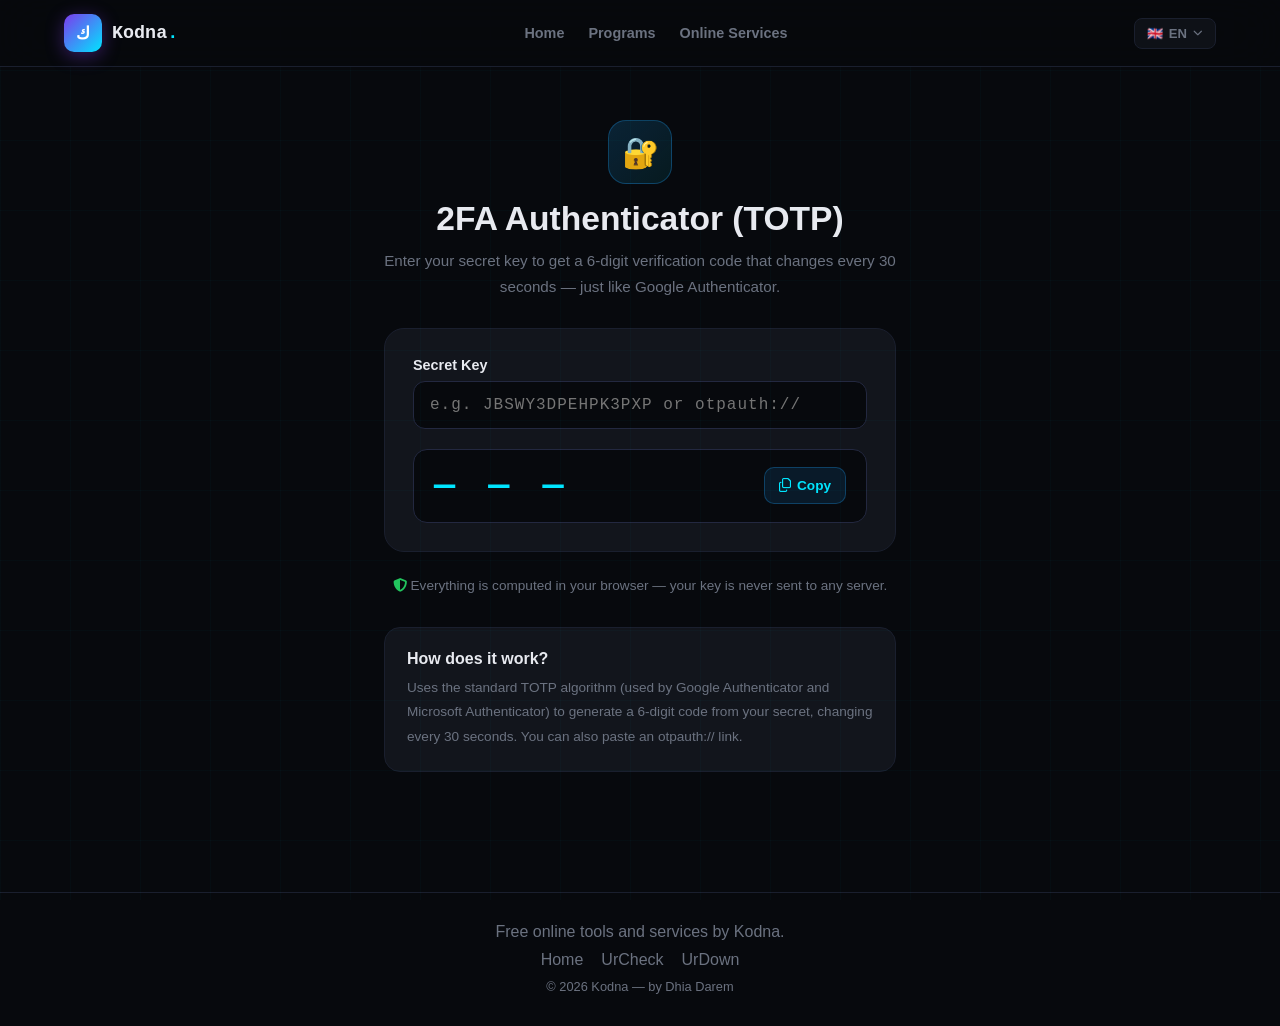
<file: 2fa.html>
<!DOCTYPE html>
<html lang="ar" dir="rtl" id="htmlRoot">
<head>
<meta charset="UTF-8">
<meta name="viewport" content="width=device-width, initial-scale=1.0">
<meta name="theme-color" content="#07090d">
<meta http-equiv="X-Content-Type-Options" content="nosniff">
<meta http-equiv="Content-Security-Policy" content="default-src 'self'; script-src 'self' 'unsafe-inline'; style-src 'self' 'unsafe-inline' https://fonts.googleapis.com https://cdnjs.cloudflare.com; font-src 'self' https://fonts.gstatic.com https://cdnjs.cloudflare.com data:; img-src 'self' data: https:; connect-src 'self';">
<title>مولّد رمز 2FA أونلاين | 2FA Authenticator (TOTP) · Kodna</title>
<meta name="description" content="مولّد رمز المصادقة الثنائية 2FA أونلاين ومجاناً — أدخل المفتاح السري واحصل على رمز TOTP المتغيّر كل 30 ثانية، يعمل داخل متصفحك. Free online 2FA / TOTP authenticator code generator by Kodna.">
<meta name="keywords" content="2FA,مولد 2fa,رمز المصادقة الثنائية,TOTP,authenticator online,2fa code generator,google authenticator online,Kodna">
<meta name="robots" content="index,follow,max-image-preview:large">
<link rel="canonical" href="https://kodna.org/2fa.html">
<meta property="og:type" content="website">
<meta property="og:title" content="2FA Authenticator (TOTP) · Kodna">
<meta property="og:description" content="مولّد رمز 2FA مجاني يعمل داخل متصفحك. Free online 2FA/TOTP code generator.">
<meta property="og:site_name" content="Kodna">
<link rel="icon" type="image/png" href="urcheck_icon_512.png">
<link rel="preconnect" href="https://fonts.googleapis.com">
<link rel="preconnect" href="https://fonts.gstatic.com" crossorigin>
<link rel="stylesheet" href="https://cdnjs.cloudflare.com/ajax/libs/font-awesome/6.5.0/css/all.min.css" crossorigin="anonymous" referrerpolicy="no-referrer">
<link href="https://fonts.googleapis.com/css2?family=Cairo:wght@400;600;700;900&family=Plus+Jakarta+Sans:wght@400;600;700;800;900&family=Space+Mono:wght@400;700&display=swap" rel="stylesheet">
<style>

/* ═══════════════════════════════════════════
   DESIGN TOKENS
═══════════════════════════════════════════ */
:root{
  --bg:#07090d;--surface:#0e1117;--card:#12151c;
  --accent:#00e5ff;--accent2:#7c3aed;
  --text:#e8eaf0;--muted:#6b7280;
  --border:#1a1f2e;--border2:#232840;
  --r:14px;--r-lg:22px;
}

/* ═══════════════════════════════════════════
   BASE
═══════════════════════════════════════════ */
*,*::before,*::after{margin:0;padding:0;box-sizing:border-box}
html{scroll-behavior:smooth;-webkit-text-size-adjust:100%}
body{
  background:var(--bg);color:var(--text);
  font-family:'Plus Jakarta Sans','Cairo',sans-serif;
  overflow-x:hidden;-webkit-font-smoothing:antialiased;
}
body.lang-ar,body.lang-ku{font-family:'Cairo',sans-serif}
a{text-decoration:none;color:inherit}
button{cursor:pointer;font-family:inherit}
section{position:relative;z-index:1}

/* ═══════════════════════════════════════════
   AMBIENT
═══════════════════════════════════════════ */
.grid-bg{
  position:fixed;inset:0;z-index:0;pointer-events:none;
  background-image:linear-gradient(rgba(0,229,255,.025) 1px,transparent 1px),
                   linear-gradient(90deg,rgba(0,229,255,.025) 1px,transparent 1px);
  background-size:70px 70px;animation:gridMove 25s linear infinite;
}
@keyframes gridMove{to{background-position:70px 70px}}
.blob{position:fixed;border-radius:50%;filter:blur(140px);pointer-events:none;z-index:0}
.blob1{width:600px;height:600px;background:rgba(124,58,237,.1);top:-200px;left:-150px;animation:bf 14s ease-in-out infinite}
.blob2{width:500px;height:500px;background:rgba(0,229,255,.07);bottom:-150px;right:-100px;animation:bf 18s ease-in-out infinite reverse}
@keyframes bf{0%,100%{transform:translate(0,0)}50%{transform:translate(30px,30px)}}

/* ═══════════════════════════════════════════
   NAV
═══════════════════════════════════════════ */
nav{
  position:fixed;top:0;width:100%;z-index:1000;
  padding:14px 5%;display:flex;align-items:center;justify-content:space-between;gap:16px;
  background:rgba(7,9,13,.92);backdrop-filter:blur(28px);
  border-bottom:1px solid var(--border);
}
.nav-brand{display:flex;align-items:center;gap:10px;text-decoration:none;flex-shrink:0}
.brand-icon{
  width:38px;height:38px;
  background:linear-gradient(135deg,var(--accent2),var(--accent));
  border-radius:10px;display:flex;align-items:center;justify-content:center;
  font-size:17px;font-weight:900;flex-shrink:0;
  box-shadow:0 4px 18px rgba(124,58,237,.4);font-family:'Cairo',sans-serif;color:#fff;
}
.brand-text{font-family:'Space Mono',monospace;font-size:1.15rem;font-weight:700;color:var(--text)}
.brand-text span{color:var(--accent)}
.nav-center{display:flex;gap:24px;list-style:none}
.nav-center a{color:var(--muted);font-size:.9rem;font-weight:600;transition:color .2s}
.nav-center a:hover{color:var(--accent)}
.nav-actions{display:flex;gap:10px;align-items:center}
.btn-nav{padding:8px 18px;border-radius:8px;font-weight:700;font-size:.85rem;transition:all .2s;cursor:pointer;border:none;white-space:nowrap;text-decoration:none;display:inline-flex;align-items:center}
.btn-nav.ghost{background:transparent;color:var(--muted);border:1px solid var(--border)}
.btn-nav.ghost:hover{border-color:var(--accent);color:var(--accent)}
.btn-nav.fill{background:linear-gradient(135deg,var(--accent2),var(--accent));color:#fff}
.btn-nav.fill:hover{transform:translateY(-2px);box-shadow:0 6px 20px rgba(124,58,237,.4)}

/* Lang Switcher */
.lang-sw{position:relative}
.lang-btn{
  display:flex;align-items:center;gap:6px;padding:7px 12px;border-radius:8px;
  background:var(--surface);border:1px solid var(--border);
  color:var(--muted);font-size:.82rem;font-weight:600;transition:all .2s;
}
.lang-btn:hover{border-color:var(--accent);color:var(--accent)}
.lang-btn .chev{font-size:.6rem;transition:transform .2s}
.lang-btn.open .chev{transform:rotate(180deg)}
.lang-menu{
  position:absolute;top:calc(100%+8px);right:0;
  background:var(--card);border:1px solid var(--border2);
  border-radius:var(--r);padding:6px;min-width:162px;
  box-shadow:0 20px 50px rgba(0,0,0,.6);
  display:none;flex-direction:column;gap:2px;z-index:500;
}
html[dir=ltr] .lang-menu{right:0;left:auto}
html[dir=rtl] .lang-menu{left:0;right:auto}
.lang-menu.open{display:flex}
.lang-item{
  display:flex;align-items:center;gap:9px;padding:9px 12px;
  border-radius:8px;border:none;background:transparent;
  color:var(--muted);font-size:.83rem;font-weight:600;
  text-align:right;width:100%;cursor:pointer;transition:all .15s;
}
html[dir=ltr] .lang-item{text-align:left}
.lang-item:hover{background:var(--surface);color:var(--text)}
.lang-item.active{background:rgba(0,229,255,.08);color:var(--accent);border:1px solid rgba(0,229,255,.15)}

/* Hamburger */
.hamburger{display:none;flex-direction:column;gap:5px;cursor:pointer;padding:4px;background:none;border:none}
.hamburger span{display:block;width:24px;height:2px;background:var(--text);border-radius:2px;transition:all .3s}
.hamburger.open span:nth-child(1){transform:translateY(7px) rotate(45deg)}
.hamburger.open span:nth-child(2){opacity:0}
.hamburger.open span:nth-child(3){transform:translateY(-7px) rotate(-45deg)}
.mobile-nav{
  display:none;position:fixed;top:67px;left:0;right:0;z-index:999;
  background:rgba(7,9,13,.98);backdrop-filter:blur(28px);
  border-bottom:1px solid var(--border);padding:20px 5%;flex-direction:column;gap:0;
}
.mobile-nav.open{display:flex}
.mobile-nav a{color:var(--muted);font-size:1rem;font-weight:600;padding:14px 0;border-bottom:1px solid var(--border);transition:color .2s}
.mobile-nav a:hover{color:var(--accent)}
.mobile-nav a:last-of-type{border-bottom:none}
.mob-lang-row{padding:14px 0;border-top:1px solid var(--border);display:flex;gap:7px;flex-wrap:wrap}
.mob-lang-btn{background:var(--surface);border:1px solid var(--border);border-radius:8px;padding:7px 12px;color:var(--muted);cursor:pointer;font-size:.82rem;transition:all .2s}
.mob-lang-btn:hover{border-color:var(--accent);color:var(--accent)}

/* ═══════════════════════════════════════════
   HERO
═══════════════════════════════════════════ */
.hero{
  min-height:100vh;display:flex;flex-direction:column;
  align-items:center;justify-content:center;text-align:center;
  padding:100px 5% 60px;
}
.hero-eyebrow{
  display:inline-flex;align-items:center;gap:8px;
  background:rgba(124,58,237,.1);border:1px solid rgba(124,58,237,.25);
  border-radius:100px;padding:7px 18px;
  font-family:'Space Mono',monospace;font-size:.7rem;
  color:#a78bfa;letter-spacing:2px;text-transform:uppercase;
  margin-bottom:28px;animation:fadeUp .8s ease both;
}
.eyebrow-dot{width:6px;height:6px;background:#a78bfa;border-radius:50%;animation:pulse 2s ease-in-out infinite}
@keyframes pulse{0%,100%{opacity:1;transform:scale(1)}50%{opacity:.3;transform:scale(1.5)}}
.hero-title{
  font-size:clamp(2.6rem,8vw,7rem);font-weight:900;
  line-height:1.05;letter-spacing:-1px;
  animation:fadeUp .8s .1s ease both;
}
.hero-title .k{color:var(--accent)}
.hero-title .line2{
  display:block;font-size:clamp(.95rem,2.8vw,1.85rem);
  font-weight:400;color:var(--muted);letter-spacing:0;margin-top:10px;
}
.hero-desc{
  margin-top:20px;font-size:clamp(.9rem,2vw,1.05rem);
  color:var(--muted);line-height:1.9;max-width:540px;
  animation:fadeUp .8s .2s ease both;
}
.hero-desc strong{color:var(--text)}
.hero-cta{
  display:flex;gap:12px;margin-top:36px;flex-wrap:wrap;justify-content:center;
  animation:fadeUp .8s .3s ease both;
}
.btn-hero-main{
  display:flex;align-items:center;justify-content:center;gap:10px;
  background:linear-gradient(135deg,var(--accent2),var(--accent));
  color:#fff;font-weight:700;font-size:clamp(.9rem,2vw,1rem);
  padding:14px 28px;border-radius:14px;text-decoration:none;
  box-shadow:0 8px 32px rgba(124,58,237,.35);transition:all .2s;
}
.btn-hero-main:hover{transform:translateY(-3px);box-shadow:0 14px 40px rgba(124,58,237,.5)}
.btn-hero-ghost{
  display:flex;align-items:center;justify-content:center;gap:10px;
  background:transparent;color:var(--text);font-weight:600;
  font-size:clamp(.9rem,2vw,1rem);padding:14px 24px;border-radius:14px;
  text-decoration:none;border:1px solid var(--border);transition:all .2s;
}
.btn-hero-ghost:hover{border-color:var(--accent);color:var(--accent);transform:translateY(-3px)}
.hero-stats{
  display:flex;gap:32px;margin-top:52px;flex-wrap:wrap;justify-content:center;
  animation:fadeUp .8s .45s ease both;
}
.stat{text-align:center}
.stat-num{font-family:'Space Mono',monospace;font-size:clamp(1.4rem,4vw,2rem);font-weight:700}
.stat-num span{color:var(--accent)}
.stat-label{font-size:.78rem;color:var(--muted);margin-top:4px}
.divider{height:1px;background:linear-gradient(90deg,transparent,var(--border),transparent);margin:0 5%}

/* ═══════════════════════════════════════════
   PROGRAMS
═══════════════════════════════════════════ */
.programs{padding:80px 5%}
.sec-header{margin-bottom:44px}
.sec-tag{
  display:inline-block;font-family:'Space Mono',monospace;
  font-size:.68rem;letter-spacing:3px;text-transform:uppercase;
  color:var(--accent);padding:5px 14px;
  border:1px solid rgba(0,229,255,.25);border-radius:100px;
  background:rgba(0,229,255,.06);margin-bottom:14px;
}
.sec-title{font-size:clamp(1.8rem,4vw,3rem);font-weight:900;letter-spacing:-1px;line-height:1.1}
.sec-desc{color:var(--muted);font-size:.95rem;line-height:1.8;max-width:480px;margin-top:10px}
.programs-grid{display:grid;grid-template-columns:repeat(3,1fr);gap:20px}
.prog-card{
  background:var(--card);border:1px solid var(--border);
  border-radius:18px;overflow:hidden;
  transition:transform .3s,border-color .3s,box-shadow .3s;
  text-decoration:none;color:inherit;display:block;
}
.prog-card:not(.dim):hover{transform:translateY(-6px);box-shadow:0 28px 56px rgba(0,0,0,.5)}
.prog-card.featured{border-color:rgba(0,229,255,.25);box-shadow:0 0 50px rgba(0,229,255,.1)}
.prog-card.featured:hover{border-color:rgba(0,229,255,.5)}
.prog-card.dim{opacity:.5;cursor:default}
.prog-card-top{padding:22px 22px 16px;display:flex;align-items:flex-start;justify-content:space-between;gap:12px}
.prog-icon-wrap{width:50px;height:50px;border-radius:12px;display:flex;align-items:center;justify-content:center;font-size:22px;flex-shrink:0}
.prog-card-badges{display:flex;gap:6px;flex-wrap:wrap}
.badge{font-family:'Space Mono',monospace;font-size:.6rem;padding:3px 9px;border-radius:100px;font-weight:700}
.badge.new{background:rgba(74,222,128,.12);color:#4ade80;border:1px solid rgba(74,222,128,.25)}
.badge.soon{background:rgba(251,146,60,.12);color:#fb923c;border:1px solid rgba(251,146,60,.25)}
.badge.beta{background:rgba(244,114,182,.12);color:#f472b6;border:1px solid rgba(244,114,182,.25)}
.badge.free{background:rgba(0,229,255,.1);color:var(--accent);border:1px solid rgba(0,229,255,.2)}
.prog-card-body{padding:0 22px 22px}
.prog-name{font-family:'Space Mono',monospace;font-size:.95rem;font-weight:700;margin-bottom:8px}
.prog-desc{color:var(--muted);font-size:.83rem;line-height:1.7}
.prog-card-footer{padding:13px 22px;border-top:1px solid var(--border);display:flex;align-items:center;justify-content:space-between}
.prog-tags{display:flex;gap:5px;flex-wrap:wrap}
.prog-tag{font-size:.7rem;padding:3px 8px;border-radius:6px;background:var(--surface);color:var(--muted);border:1px solid var(--border)}
.prog-arrow{color:var(--muted);transition:transform .2s,color .2s}
html[dir=rtl] .prog-card:not(.dim):hover .prog-arrow{transform:translateX(-4px);color:var(--accent)}
html[dir=ltr] .prog-card:not(.dim):hover .prog-arrow{transform:translateX(4px);color:var(--accent)}

/* ═══════════════════════════════════════════
   ABOUT
═══════════════════════════════════════════ */
.about{padding:80px 5%}
.about-inner{
  background:var(--card);border:1px solid var(--border);
  border-radius:24px;padding:52px 44px;
  display:grid;grid-template-columns:1fr 1fr;gap:56px;align-items:center;
}
.about-visual{background:var(--surface);border:1px solid var(--border);border-radius:16px;padding:28px}
.about-code{font-family:'Space Mono',monospace;font-size:.8rem;line-height:2;color:var(--muted)}
.code-line{display:flex;gap:10px}
.code-num{color:rgba(255,255,255,.1);width:20px;text-align:right;flex-shrink:0}
.c-kw{color:#a78bfa}.c-fn{color:var(--accent)}.c-str{color:#86efac}.c-op{color:var(--muted)}.c-cmt{color:rgba(255,255,255,.2)}.c-num{color:#fb923c}
.cursor{display:inline-block;width:2px;height:1em;background:var(--accent);margin-right:2px;vertical-align:middle;animation:blink 1s step-end infinite}
@keyframes blink{0%,100%{opacity:1}50%{opacity:0}}
.about-list{margin-top:22px;display:flex;flex-direction:column;gap:14px}
.about-item{display:flex;align-items:flex-start;gap:12px}
.about-item-icon{width:34px;height:34px;border-radius:8px;flex-shrink:0;display:flex;align-items:center;justify-content:center;font-size:15px}
.about-item-text h4{font-weight:700;font-size:.88rem;margin-bottom:3px}
.about-item-text p{color:var(--muted);font-size:.82rem;line-height:1.6}

/* ═══════════════════════════════════════════
   CTA
═══════════════════════════════════════════ */
.cta-section{padding:60px 5%}
.cta-inner{
  background:linear-gradient(135deg,rgba(124,58,237,.15),rgba(0,229,255,.08));
  border:1px solid rgba(124,58,237,.25);border-radius:24px;
  padding:60px 40px;text-align:center;position:relative;overflow:hidden;
}
.cta-inner::before{content:'';position:absolute;inset:0;background:radial-gradient(ellipse at 50% 0%,rgba(0,229,255,.07) 0%,transparent 70%);pointer-events:none}
.cta-title{font-size:clamp(1.5rem,4vw,2.8rem);font-weight:900;margin-bottom:14px}
.cta-desc{color:var(--muted);font-size:clamp(.88rem,2vw,1rem);max-width:440px;margin:0 auto 32px;line-height:1.8}
.cta-actions{display:flex;gap:12px;justify-content:center;flex-wrap:wrap}

/* ═══════════════════════════════════════════
   FOOTER
═══════════════════════════════════════════ */
footer{border-top:1px solid var(--border);padding:44px 5% 26px}
.footer-top{display:grid;grid-template-columns:1.8fr 1fr 1fr 1fr;gap:36px;margin-bottom:36px}
.footer-brand p{color:var(--muted);font-size:.83rem;line-height:1.7;margin-top:8px;max-width:260px}
.footer-col h5{font-weight:700;font-size:.86rem;margin-bottom:12px}
.footer-col ul{list-style:none;display:flex;flex-direction:column;gap:9px}
.footer-col ul li a{color:var(--muted);text-decoration:none;font-size:.83rem;transition:color .2s}
.footer-col ul li a:hover{color:var(--accent)}
.footer-bottom{border-top:1px solid var(--border);padding-top:20px;display:flex;align-items:center;justify-content:space-between;flex-wrap:wrap;gap:10px}
.footer-copy{color:var(--muted);font-size:.78rem}
.footer-socials{display:flex;gap:8px}
.social-btn{width:32px;height:32px;border-radius:7px;background:var(--surface);border:1px solid var(--border);display:flex;align-items:center;justify-content:center;color:var(--muted);text-decoration:none;font-size:.85rem;transition:all .2s}
.social-btn:hover{border-color:var(--accent);color:var(--accent);transform:translateY(-2px)}

/* ═══════════════════════════════════════════
   TELEGRAM MODAL
═══════════════════════════════════════════ */
.modal-overlay{
  position:fixed;inset:0;z-index:9999;
  background:rgba(0,0,0,.75);backdrop-filter:blur(12px);
  display:flex;align-items:center;justify-content:center;
  padding:20px;opacity:0;pointer-events:none;transition:opacity .3s ease;
}
.modal-overlay.active{opacity:1;pointer-events:all}
.modal-box{
  background:#12151c;border:1px solid rgba(0,229,255,.2);
  border-radius:24px;padding:40px 36px;max-width:440px;width:100%;
  position:relative;text-align:center;
  box-shadow:0 40px 80px rgba(0,0,0,.7),0 0 60px rgba(0,229,255,.1);
  transform:translateY(30px) scale(.96);
  transition:transform .35s cubic-bezier(.34,1.56,.64,1);
}
.modal-overlay.active .modal-box{transform:translateY(0) scale(1)}
.modal-close{
  position:absolute;top:16px;right:16px;
  width:32px;height:32px;border-radius:8px;
  background:rgba(255,255,255,.06);border:1px solid var(--border);
  color:var(--muted);cursor:pointer;font-size:1rem;
  display:flex;align-items:center;justify-content:center;transition:all .2s;
}
html[dir=rtl] .modal-close{right:auto;left:16px}
.modal-close:hover{background:rgba(255,255,255,.12);color:var(--text)}
.tg-icon-wrap{width:72px;height:72px;border-radius:20px;margin:0 auto 20px;background:linear-gradient(135deg,#0088cc,#00aaff);display:flex;align-items:center;justify-content:center;font-size:32px;box-shadow:0 8px 32px rgba(0,136,204,.4)}
.modal-title{font-size:1.4rem;font-weight:900;margin-bottom:8px}
.modal-desc{color:var(--muted);font-size:.9rem;line-height:1.7;margin-bottom:28px}
.modal-desc span{color:var(--text);font-weight:600}
.btn-tg-main{display:flex;align-items:center;justify-content:center;gap:10px;width:100%;background:linear-gradient(135deg,#0088cc,#00aaff);color:#fff;font-weight:700;font-size:1rem;padding:15px 28px;border-radius:13px;text-decoration:none;box-shadow:0 8px 28px rgba(0,136,204,.35);transition:transform .2s,box-shadow .2s}
.btn-tg-main:hover{transform:translateY(-3px);box-shadow:0 14px 36px rgba(0,136,204,.5)}
.modal-note{margin-top:16px;font-size:.78rem;color:var(--muted)}
.modal-note a{color:var(--accent);text-decoration:none}
.modal-divider{height:1px;background:var(--border);margin:20px 0}
.modal-alt{display:flex;flex-direction:column;gap:10px}
.modal-alt-title{font-size:.8rem;color:var(--muted);text-align:center;margin-bottom:4px}
.btn-tg-alt{display:flex;align-items:center;justify-content:center;gap:8px;background:transparent;color:var(--text);font-weight:600;font-size:.88rem;padding:12px 20px;border-radius:10px;text-decoration:none;border:1px solid var(--border);transition:all .2s}
.btn-tg-alt:hover{border-color:rgba(0,136,204,.5);color:#00aaff;transform:translateY(-2px)}

/* ═══════════════════════════════════════════
   ANIMATIONS
═══════════════════════════════════════════ */
@keyframes fadeUp{from{opacity:0;transform:translateY(26px)}to{opacity:1;transform:translateY(0)}}
.rev{opacity:0;transform:translateY(24px);transition:opacity .65s ease,transform .65s ease}
.rev.vis{opacity:1;transform:translateY(0)}

/* ═══════════════════════════════════════════
   RESPONSIVE
═══════════════════════════════════════════ */
@media(max-width:1024px){
  .programs-grid{grid-template-columns:repeat(2,1fr)}
  .btn-nav.ghost{display:none}
  .about-inner{gap:40px;padding:40px 32px}
  .footer-top{grid-template-columns:1fr 1fr;gap:28px}
  .footer-brand{grid-column:1/-1}
}
@media(max-width:768px){
  .nav-center,.nav-actions{display:none}
  .hamburger{display:flex}
  .hero{padding:88px 5% 48px}
  .hero-stats{gap:20px}
  .programs{padding:60px 5%}
  .programs-grid{grid-template-columns:repeat(2,1fr)}
  .about-inner{grid-template-columns:1fr;gap:32px;padding:32px 24px}
  .cta-inner{padding:44px 28px}
  .footer-top{grid-template-columns:1fr 1fr}
  /* Keep lang-sw visible */
  .lang-sw{display:block!important}
}
@media(max-width:520px){
  nav{padding:12px 4%;gap:8px}
  .brand-text{font-size:1rem}
  .hero{padding:78px 4% 40px}
  .hero-eyebrow{font-size:.62rem;padding:6px 12px}
  .hero-cta{flex-direction:column;align-items:center;max-width:320px;margin-left:auto;margin-right:auto}
  .btn-hero-main,.btn-hero-ghost{width:100%;justify-content:center}
  .hero-stats{gap:14px}
  .stat{min-width:70px}
  .programs{padding:48px 4%}
  .programs-grid{grid-template-columns:1fr}
  .about{padding:48px 4%}
  .about-inner{padding:22px 16px}
  .cta-section{padding:40px 4%}
  .cta-inner{padding:32px 16px}
  .cta-actions{flex-direction:column;align-items:stretch}
  footer{padding:36px 4% 22px}
  .footer-top{grid-template-columns:1fr;gap:22px}
  .footer-bottom{flex-direction:column;align-items:flex-start}
}
@media(max-width:380px){
  .hero-title{font-size:2.2rem;letter-spacing:-.5px}
  .hero-title .line2{font-size:.82rem}
  .brand-text{font-size:.88rem}
  .hero-stats{gap:8px}
  .stat-num{font-size:1.2rem}
}
/* RTL */
html[dir=ltr] .nav-center{flex-direction:row}
html[dir=ltr] .footer-bottom{flex-direction:row-reverse}
html[dir=ltr] .footer-col ul{align-items:flex-start}
html[dir=ltr] .about-item-text h4{text-align:left}
html[dir=ltr] .cta-inner{direction:ltr}



/* 2FA tool */
.tool-wrap{max-width:640px;margin:0 auto;padding:120px 5% 70px}
.tool-head{text-align:center;margin-bottom:28px}
.tool-ic{width:64px;height:64px;border-radius:18px;margin:0 auto 16px;display:flex;align-items:center;justify-content:center;font-size:30px;background:linear-gradient(135deg,rgba(29,155,240,.18),rgba(0,229,255,.08));border:1px solid rgba(29,155,240,.3)}
.tool-head h1{font-size:clamp(1.5rem,4vw,2.1rem)}
.tool-head p{color:var(--muted);margin-top:10px;font-size:.95rem;line-height:1.7}
.tool-card{background:var(--card);border:1px solid var(--border);border-radius:20px;padding:28px}
.tool-card label{display:block;font-weight:700;font-size:.9rem;margin-bottom:8px}
.tool-card input{width:100%;box-sizing:border-box;background:var(--bg);border:1px solid var(--border2);border-radius:12px;padding:14px 16px;color:var(--text);font-family:'Space Mono',monospace;font-size:1rem;letter-spacing:1px;outline:none;transition:border-color .2s;direction:ltr;unicode-bidi:isolate;text-align:left}
.tool-card input:focus{border-color:var(--accent)}
.tool-err{color:#ff6b6b;font-size:.85rem;margin-top:10px}
.code-box{display:flex;align-items:center;justify-content:space-between;gap:14px;margin-top:20px;background:var(--bg);border:1px solid var(--border2);border-radius:14px;padding:16px 20px;flex-wrap:wrap}
.code{font-family:'Space Mono',monospace;font-size:2.2rem;font-weight:700;letter-spacing:6px;color:var(--accent);direction:ltr;unicode-bidi:isolate;text-align:left;white-space:nowrap}
.copy-btn{background:rgba(29,155,240,.12);color:var(--accent);border:1px solid rgba(29,155,240,.3);border-radius:10px;padding:10px 14px;cursor:pointer;font-weight:600;font-size:.85rem;display:flex;align-items:center;gap:6px;transition:all .2s}
.copy-btn:hover{background:rgba(29,155,240,.2)}
.copy-btn.ok{background:rgba(34,197,94,.18);color:#22c55e;border-color:rgba(34,197,94,.4)}
.timer-wrap{margin-top:16px}
.timer-bar{height:6px;background:var(--bg);border-radius:6px;overflow:hidden;border:1px solid var(--border)}
.timer-fill{height:100%;background:linear-gradient(90deg,var(--accent),#00e5ff);width:100%;transition:width 1s linear}
.timer-txt{display:block;text-align:center;color:var(--muted);font-size:.8rem;margin-top:8px}
.tool-note{text-align:center;color:var(--muted);font-size:.85rem;margin:22px auto 0;max-width:520px;line-height:1.7}
.tool-note i{color:#22c55e}
.tool-how{margin-top:30px;background:var(--card);border:1px solid var(--border);border-radius:16px;padding:22px}
.tool-how h3{font-size:1rem;margin-bottom:8px}
.tool-how p{color:var(--muted);font-size:.85rem;line-height:1.8}
.uc-foot{border-top:1px solid var(--border);margin-top:50px;padding:30px 5%;text-align:center;color:var(--muted)}
.uc-foot a{color:var(--muted)}.uc-foot a:hover{color:var(--accent)}
.uc-foot .fl{display:flex;gap:18px;justify-content:center;margin:10px 0;flex-wrap:wrap}

</style>
</head>
<body class="lang-ar">
<div class="grid-bg" aria-hidden="true"></div>

<nav role="navigation" aria-label="Main navigation">
  <a class="nav-brand" href="index.html" aria-label="Kodna home">
    <div class="brand-icon" aria-hidden="true">ك</div>
    <span class="brand-text">Kodna<span>.</span></span>
  </a>
  <ul class="nav-center" aria-label="Site sections">
    <li><a href="index.html" data-i18n="nav_home">الرئيسية</a></li>
    <li><a href="index.html#programs" data-i18n="nav_programs">البرامج</a></li>
    <li><a href="index.html#online" data-i18n="nav_tools">خدمات أون لاين</a></li>
  </ul>
  <div class="nav-actions">
    <div class="lang-sw" id="langSw">
      <button class="lang-btn" id="langBtn" onclick="toggleLangMenu()" aria-label="Change language" aria-haspopup="true">
        <span id="langFlag">🇮🇶</span><span id="langCode">AR</span>
        <i class="fa-solid fa-chevron-down chev" id="langChev"></i>
      </button>
      <div class="lang-menu" id="langMenu" role="menu">
        <button class="lang-item" onclick="setLang('ar')" data-lang="ar" role="menuitem">🇮🇶 العربية</button>
        <button class="lang-item" onclick="setLang('en')" data-lang="en" role="menuitem">🇬🇧 English</button>
        <button class="lang-item" onclick="setLang('ku')" data-lang="ku" role="menuitem">🏔️ کوردی</button>
        <button class="lang-item" onclick="setLang('zh')" data-lang="zh" role="menuitem">🇨🇳 中文</button>
        <button class="lang-item" onclick="setLang('es')" data-lang="es" role="menuitem">🇪🇸 Español</button>
        <button class="lang-item" onclick="setLang('ru')" data-lang="ru" role="menuitem">🇷🇺 Русский</button>
      </div>
    </div>
  </div>
  <button class="hamburger" id="hamburger" onclick="toggleMenu()" aria-label="Toggle menu" aria-expanded="false">
    <span></span><span></span><span></span>
  </button>
</nav>
<div class="mobile-nav" id="mobileNav" role="navigation">
  <a href="index.html" onclick="toggleMenu()" data-i18n="mobile_home">🏠 الرئيسية</a>
  <a href="index.html#programs" onclick="toggleMenu()" data-i18n="mobile_programs">📦 البرامج</a>
  <a href="index.html#online" onclick="toggleMenu()" data-i18n="mobile_tools">🛠 خدمات أون لاين</a>
  <div class="mob-lang-row">
    <button class="mob-lang-btn" onclick="setLang('ar');toggleMenu()">🇮🇶 AR</button>
    <button class="mob-lang-btn" onclick="setLang('en');toggleMenu()">🇬🇧 EN</button>
    <button class="mob-lang-btn" onclick="setLang('ku');toggleMenu()">🏔️ KU</button>
    <button class="mob-lang-btn" onclick="setLang('zh');toggleMenu()">🇨🇳 ZH</button>
    <button class="mob-lang-btn" onclick="setLang('es');toggleMenu()">🇪🇸 ES</button>
    <button class="mob-lang-btn" onclick="setLang('ru');toggleMenu()">🇷🇺 RU</button>
  </div>
</div>

<main class="tool-wrap">
  <div class="tool-head">
    <div class="tool-ic">🔐</div>
    <h1 data-i18n="t_title">مولّد رمز المصادقة الثنائية (2FA)</h1>
    <p data-i18n="t_sub">أدخل مفتاحك السري لتحصل على رمز يتغيّر كل 30 ثانية.</p>
  </div>
  <div class="tool-card">
    <label for="secret" data-i18n="secret_label">المفتاح السري (Secret Key)</label>
    <input id="secret" type="text" dir="ltr" inputmode="text" autocomplete="off" spellcheck="false" placeholder="JBSWY3DPEHPK3PXP" data-i18n-ph="secret_ph">
    <div id="err" class="tool-err" hidden data-i18n="err_secret">مفتاح غير صالح</div>
    <div class="code-box" id="codeBox" hidden>
      <div class="code" id="code" dir="ltr">— — —</div>
      <button class="copy-btn" id="copyBtn" onclick="copyCode()"><i class="fa-regular fa-copy"></i> <span id="copyTxt" data-i18n="copy">نسخ</span></button>
    </div>
    <div class="timer-wrap" id="timerWrap" hidden>
      <div class="timer-bar"><div class="timer-fill" id="timerFill"></div></div>
      <span class="timer-txt"><span data-i18n="expires_in">ينتهي خلال</span> <bdi><b id="secs">30</b>s</bdi></span>
    </div>
  </div>
  <p class="tool-note"><i class="fa-solid fa-shield-halved"></i> <span data-i18n="privacy_note">يتم الحساب داخل متصفحك فقط — لا يُرسل المفتاح إلى أي خادم.</span></p>
  <div class="tool-how">
    <h3 data-i18n="how_title">كيف يعمل؟</h3>
    <p data-i18n="how_body">يستخدم خوارزمية TOTP لتوليد رمز من مفتاحك السري.</p>
  </div>
</main>

<footer class="uc-foot">
  <p data-i18n="foot_tag">أدوات وخدمات أون لاين مجانية من كودنا.</p>
  <div class="fl">
    <a href="index.html" data-i18n="nav_home">الرئيسية</a>
    <a href="urcheck.html">UrCheck</a>
    <a href="urdown.html">UrDown</a>
  </div>
  <p style="font-size:.8rem" data-i18n="foot_copy">© 2026 كودنا — تطوير ضياء دارم</p>
</footer>

<script>
const T = {"ar": {"dir": "rtl", "flag": "🇮🇶", "code": "AR", "nav_home": "الرئيسية", "nav_programs": "البرامج", "nav_tools": "خدمات أون لاين", "t_title": "مولّد رمز المصادقة الثنائية (2FA)", "t_sub": "أدخل مفتاحك السري لتحصل على رمز تحقّق مكوّن من 6 أرقام يتغيّر كل 30 ثانية — مثل Google Authenticator.", "secret_label": "المفتاح السري (Secret Key)", "secret_ph": "مثال: JBSWY3DPEHPK3PXP أو otpauth://", "err_secret": "مفتاح غير صالح — تأكّد أنه بصيغة Base32.", "copy": "نسخ", "copied": "تم النسخ ✓", "expires_in": "ينتهي خلال", "privacy_note": "يتم الحساب داخل متصفحك فقط — لا يُرسل المفتاح إلى أي خادم.", "how_title": "كيف يعمل؟", "how_body": "يستخدم خوارزمية TOTP المعيارية (المعتمدة في Google Authenticator وMicrosoft Authenticator) لتوليد رمز من 6 أرقام من مفتاحك السري، يتغيّر كل 30 ثانية. يمكنك أيضاً لصق رابط otpauth://.", "mobile_home": "🏠 الرئيسية", "mobile_programs": "📦 البرامج", "mobile_tools": "🛠 خدمات أون لاين", "foot_tag": "أدوات وخدمات أون لاين مجانية من كودنا.", "foot_copy": "© 2026 كودنا — تطوير ضياء دارم"}, "en": {"dir": "ltr", "flag": "🇬🇧", "code": "EN", "nav_home": "Home", "nav_programs": "Programs", "nav_tools": "Online Services", "t_title": "2FA Authenticator (TOTP)", "t_sub": "Enter your secret key to get a 6-digit verification code that changes every 30 seconds — just like Google Authenticator.", "secret_label": "Secret Key", "secret_ph": "e.g. JBSWY3DPEHPK3PXP or otpauth://", "err_secret": "Invalid key — make sure it is Base32.", "copy": "Copy", "copied": "Copied ✓", "expires_in": "Expires in", "privacy_note": "Everything is computed in your browser — your key is never sent to any server.", "how_title": "How does it work?", "how_body": "Uses the standard TOTP algorithm (used by Google Authenticator and Microsoft Authenticator) to generate a 6-digit code from your secret, changing every 30 seconds. You can also paste an otpauth:// link.", "mobile_home": "🏠 Home", "mobile_programs": "📦 Programs", "mobile_tools": "🛠 Online Services", "foot_tag": "Free online tools and services by Kodna.", "foot_copy": "© 2026 Kodna — by Dhia Darem"}, "ku": {"dir": "rtl", "flag": "🏔️", "code": "KU", "nav_home": "سەرەکی", "nav_programs": "بەرنامەکان", "nav_tools": "خزمەتگوزاری ئۆنڵاین", "t_title": "دروستکەری کۆدی 2FA", "t_sub": "کلیلی نهێنیت بنووسە بۆ وەرگرتنی کۆدێکی ٦ ژمارەیی کە هەر ٣٠ چرکە دەگۆڕێت — وەک Google Authenticator.", "secret_label": "کلیلی نهێنی", "secret_ph": "نموونە: JBSWY3DPEHPK3PXP", "err_secret": "کلیلی نادروست — دڵنیابە کە Base32 یە.", "copy": "لەبەرگرتنەوە", "copied": "کۆپی کرا ✓", "expires_in": "کۆتایی دێت لە", "privacy_note": "هەموو شت لە وێبگەڕەکەتدا ئەنجام دەدرێت — کلیلەکەت بۆ هیچ سێرڤەرێک نانێردرێت.", "how_title": "چۆن کار دەکات؟", "how_body": "ئەلگۆریتمی ستانداردی TOTP بەکاردەهێنێت بۆ دروستکردنی کۆدی ٦ ژمارەیی لە کلیلەکەتەوە کە هەر ٣٠ چرکە دەگۆڕێت.", "mobile_home": "🏠 سەرەکی", "mobile_programs": "📦 بەرنامەکان", "mobile_tools": "🛠 خزمەتگوزاری", "foot_tag": "ئامراز و خزمەتگوزاری ئۆنڵاینی بەخۆڕایی لە کۆدنا.", "foot_copy": "© 2026 کۆدنا — ضیاء دارم"}, "zh": {"dir": "ltr", "flag": "🇨🇳", "code": "ZH", "nav_home": "首页", "nav_programs": "程序", "nav_tools": "在线服务", "t_title": "2FA 验证码生成器 (TOTP)", "t_sub": "输入您的密钥即可获得每 30 秒更新一次的 6 位验证码 — 与 Google Authenticator 相同。", "secret_label": "密钥 (Secret Key)", "secret_ph": "例如：JBSWY3DPEHPK3PXP", "err_secret": "密钥无效 — 请确认为 Base32 格式。", "copy": "复制", "copied": "已复制 ✓", "expires_in": "剩余", "privacy_note": "所有计算均在您的浏览器中完成 — 密钥不会发送到任何服务器。", "how_title": "工作原理？", "how_body": "使用标准 TOTP 算法（与 Google/Microsoft Authenticator 相同）从密钥生成每 30 秒变化的 6 位代码，也可粘贴 otpauth:// 链接。", "mobile_home": "🏠 首页", "mobile_programs": "📦 程序", "mobile_tools": "🛠 在线服务", "foot_tag": "Kodna 提供的免费在线工具与服务。", "foot_copy": "© 2026 Kodna — Dhia Darem"}, "es": {"dir": "ltr", "flag": "🇪🇸", "code": "ES", "nav_home": "Inicio", "nav_programs": "Programas", "nav_tools": "Servicios online", "t_title": "Autenticador 2FA (TOTP)", "t_sub": "Introduce tu clave secreta para obtener un código de 6 dígitos que cambia cada 30 segundos, como Google Authenticator.", "secret_label": "Clave secreta", "secret_ph": "ej.: JBSWY3DPEHPK3PXP", "err_secret": "Clave inválida — asegúrate de que sea Base32.", "copy": "Copiar", "copied": "Copiado ✓", "expires_in": "Expira en", "privacy_note": "Todo se calcula en tu navegador — tu clave nunca se envía a ningún servidor.", "how_title": "¿Cómo funciona?", "how_body": "Usa el algoritmo TOTP estándar (como Google/Microsoft Authenticator) para generar un código de 6 dígitos que cambia cada 30 s. También puedes pegar un enlace otpauth://.", "mobile_home": "🏠 Inicio", "mobile_programs": "📦 Programas", "mobile_tools": "🛠 Servicios", "foot_tag": "Herramientas y servicios online gratis de Kodna.", "foot_copy": "© 2026 Kodna — por Dhia Darem"}, "ru": {"dir": "ltr", "flag": "🇷🇺", "code": "RU", "nav_home": "Главная", "nav_programs": "Программы", "nav_tools": "Онлайн-сервисы", "t_title": "Генератор кодов 2FA (TOTP)", "t_sub": "Введите секретный ключ, чтобы получить 6-значный код, меняющийся каждые 30 секунд — как в Google Authenticator.", "secret_label": "Секретный ключ", "secret_ph": "напр.: JBSWY3DPEHPK3PXP", "err_secret": "Неверный ключ — убедитесь, что это Base32.", "copy": "Копировать", "copied": "Скопировано ✓", "expires_in": "Истекает через", "privacy_note": "Все вычисления выполняются в браузере — ключ не отправляется на сервер.", "how_title": "Как это работает?", "how_body": "Использует стандартный алгоритм TOTP (как Google/Microsoft Authenticator) для генерации 6-значного кода, меняющегося каждые 30 секунд. Можно вставить ссылку otpauth://.", "mobile_home": "🏠 Главная", "mobile_programs": "📦 Программы", "mobile_tools": "🛠 Сервисы", "foot_tag": "Бесплатные онлайн-инструменты от Kodna.", "foot_copy": "© 2026 Kodna — Dhia Darem"}};
const KEY='kodna_lang'; let CT=T.ar;
function detectLang(){const sv=localStorage.getItem(KEY); if(sv&&T[sv])return sv;
  const bl=(navigator.language||navigator.userLanguage||'ar').toLowerCase();
  if(bl.startsWith('ar'))return 'ar'; if(bl.startsWith('ku')||bl.startsWith('ckb'))return 'ku';
  if(bl.startsWith('zh'))return 'zh'; if(bl.startsWith('es'))return 'es';
  if(bl.startsWith('ru'))return 'ru'; if(bl.startsWith('en'))return 'en'; return 'ar';}
function applyLang(lang){if(!T[lang])lang='ar'; CT=T[lang]; localStorage.setItem(KEY,lang);
  const t=T[lang], root=document.getElementById('htmlRoot');
  root.setAttribute('lang',lang); root.setAttribute('dir',t.dir); document.body.className='lang-'+lang;
  const fl=document.getElementById('langFlag'),cd=document.getElementById('langCode');
  if(fl)fl.textContent=t.flag; if(cd)cd.textContent=t.code;
  document.querySelectorAll('.lang-item').forEach(el=>el.classList.toggle('active',el.dataset.lang===lang));
  document.querySelectorAll('[data-i18n]').forEach(el=>{const k=el.dataset.i18n; if(t[k]!==undefined)el.textContent=t[k];});
  document.querySelectorAll('[data-i18n-ph]').forEach(el=>{const k=el.dataset.i18nPh; if(t[k]!==undefined)el.placeholder=t[k];});}
function setLang(l){applyLang(l);closeLangMenu();}
function toggleLangMenu(){const m=document.getElementById('langMenu'),b=document.getElementById('langBtn');const o=m.classList.toggle('open');b.classList.toggle('open',o);}
function closeLangMenu(){document.getElementById('langMenu')?.classList.remove('open');document.getElementById('langBtn')?.classList.remove('open');}
document.addEventListener('click',e=>{if(!document.getElementById('langSw')?.contains(e.target))closeLangMenu();});
function toggleMenu(){const h=document.getElementById('hamburger'),n=document.getElementById('mobileNav');const o=h.classList.toggle('open');n.classList.toggle('open',o);}
window.addEventListener('scroll',()=>{document.getElementById('hamburger')?.classList.remove('open');document.getElementById('mobileNav')?.classList.remove('open');},{passive:true});

/* ---- TOTP ---- */
function b32(s){const A='ABCDEFGHIJKLMNOPQRSTUVWXYZ234567';s=s.toUpperCase().replace(/=+$/,'').replace(/\s+/g,'');let bits='';for(const c of s){const v=A.indexOf(c);if(v<0)return null;bits+=v.toString(2).padStart(5,'0');}const out=[];for(let i=0;i+8<=bits.length;i+=8)out.push(parseInt(bits.substr(i,8),2));return new Uint8Array(out);}
async function totp(secret){let s=secret.trim();
  if(s.startsWith('otpauth://')){try{s=new URL(s).searchParams.get('secret')||s;}catch(e){}}
  const key=b32(s); if(!key||key.length===0)return null;
  const counter=Math.floor(Math.floor(Date.now()/1000)/30);
  const buf=new ArrayBuffer(8); new DataView(buf).setUint32(4,counter);
  try{const ck=await crypto.subtle.importKey('raw',key,{name:'HMAC',hash:'SHA-1'},false,['sign']);
    const sig=new Uint8Array(await crypto.subtle.sign('HMAC',ck,buf));
    const o=sig[19]&0xf; const bin=((sig[o]&0x7f)<<24)|((sig[o+1]&0xff)<<16)|((sig[o+2]&0xff)<<8)|(sig[o+3]&0xff);
    return (bin%1000000).toString().padStart(6,'0');}catch(e){return null;}}
async function refresh(){const sec=document.getElementById('secret').value.trim();
  const err=document.getElementById('err'),box=document.getElementById('codeBox'),tw=document.getElementById('timerWrap');
  if(!sec){box.hidden=true;tw.hidden=true;err.hidden=true;return;}
  const code=await totp(sec);
  if(code===null){err.hidden=false;box.hidden=true;tw.hidden=true;return;}
  err.hidden=true;box.hidden=false;tw.hidden=false;
  const el=document.getElementById('code');el.dir='ltr';el.dataset.raw=code;el.textContent=code.slice(0,3)+' '+code.slice(3);
  const rem=30-(Math.floor(Date.now()/1000)%30);
  document.getElementById('secs').textContent=rem;
  document.getElementById('timerFill').style.width=(rem/30*100)+'%';}
function copyCode(){const el=document.getElementById('code');const c=(el.dataset.raw||el.textContent).replace(/\D/g,'');
  if(!/^[0-9]{6}$/.test(c))return; navigator.clipboard&&navigator.clipboard.writeText(c);
  const b=document.getElementById('copyBtn'),tx=document.getElementById('copyTxt');
  b.classList.add('ok'); tx.textContent=CT.copied; setTimeout(()=>{b.classList.remove('ok');tx.textContent=CT.copy;},1300);}
document.addEventListener('DOMContentLoaded',()=>{
  applyLang(detectLang());
  document.getElementById('secret').addEventListener('input',refresh);
  setInterval(()=>{if(document.getElementById('secret').value.trim())refresh();},1000);
});
</script>
</body>
</html>
</file>
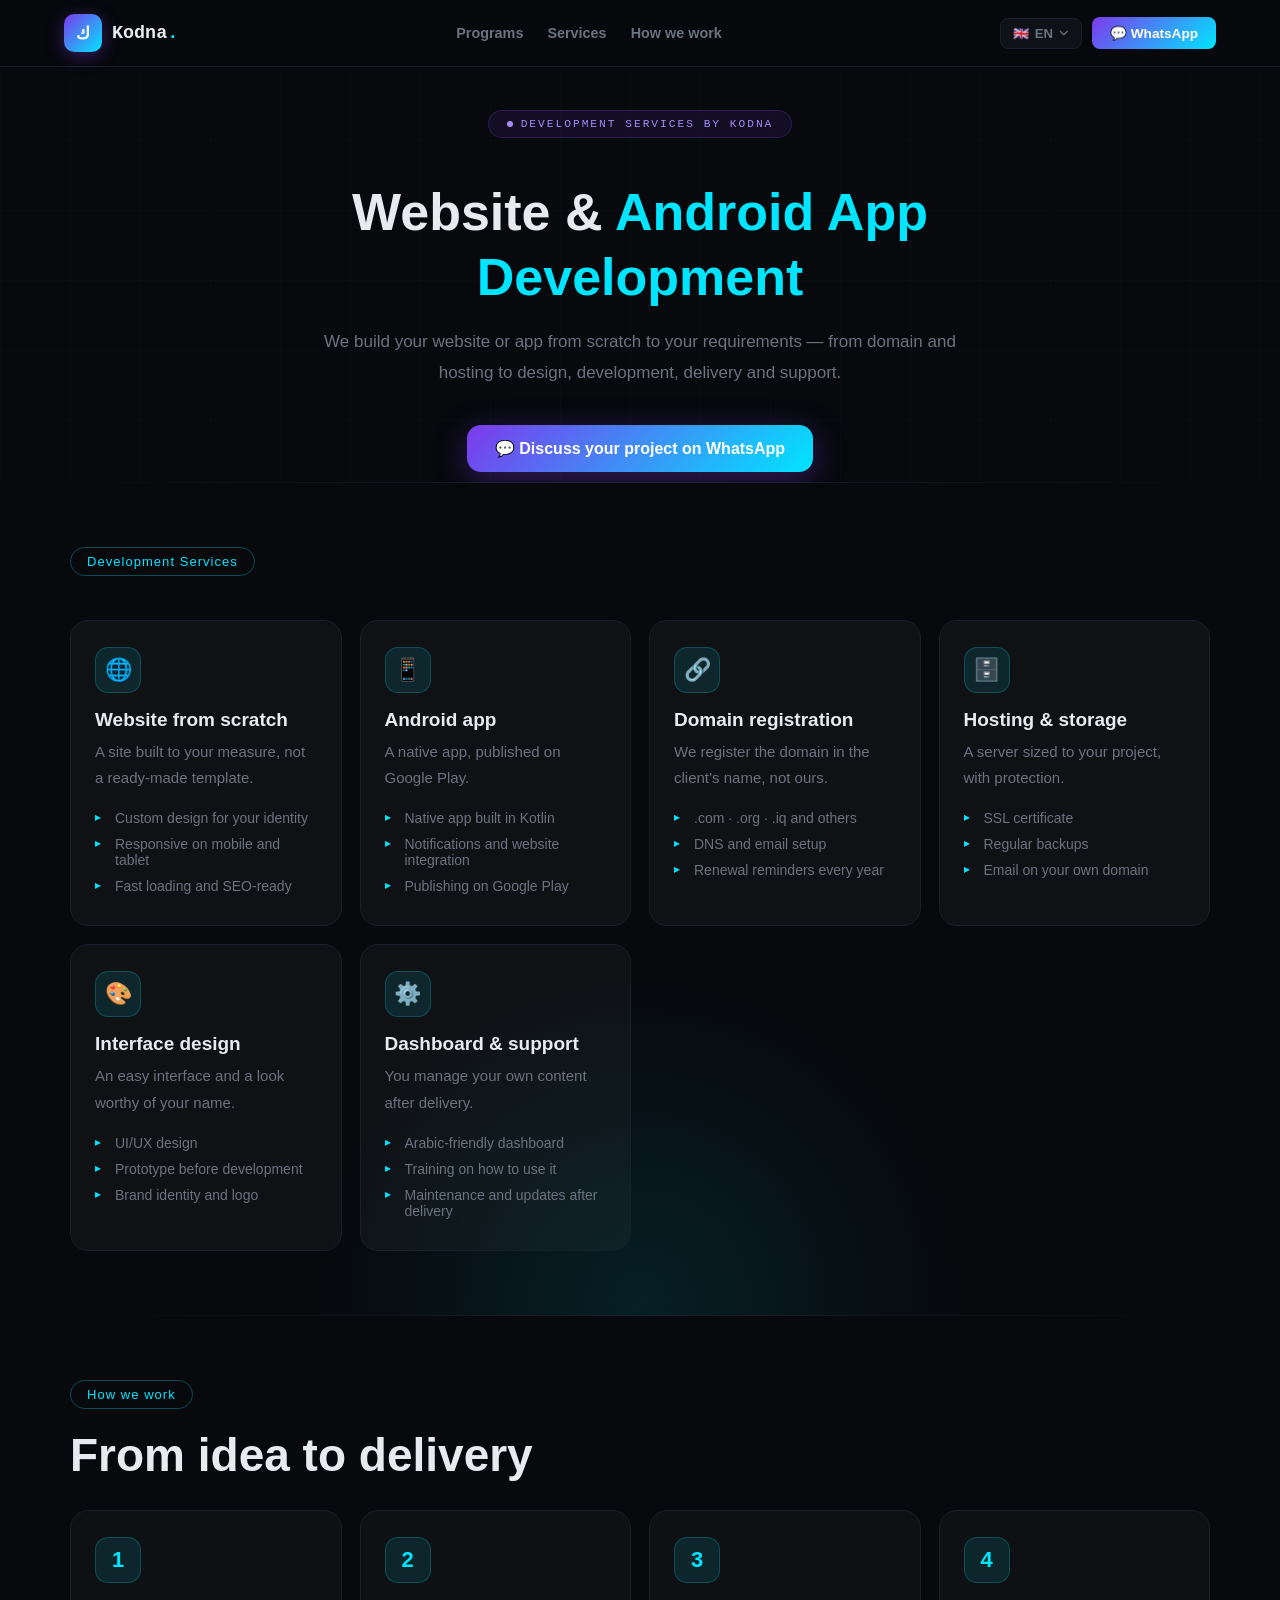
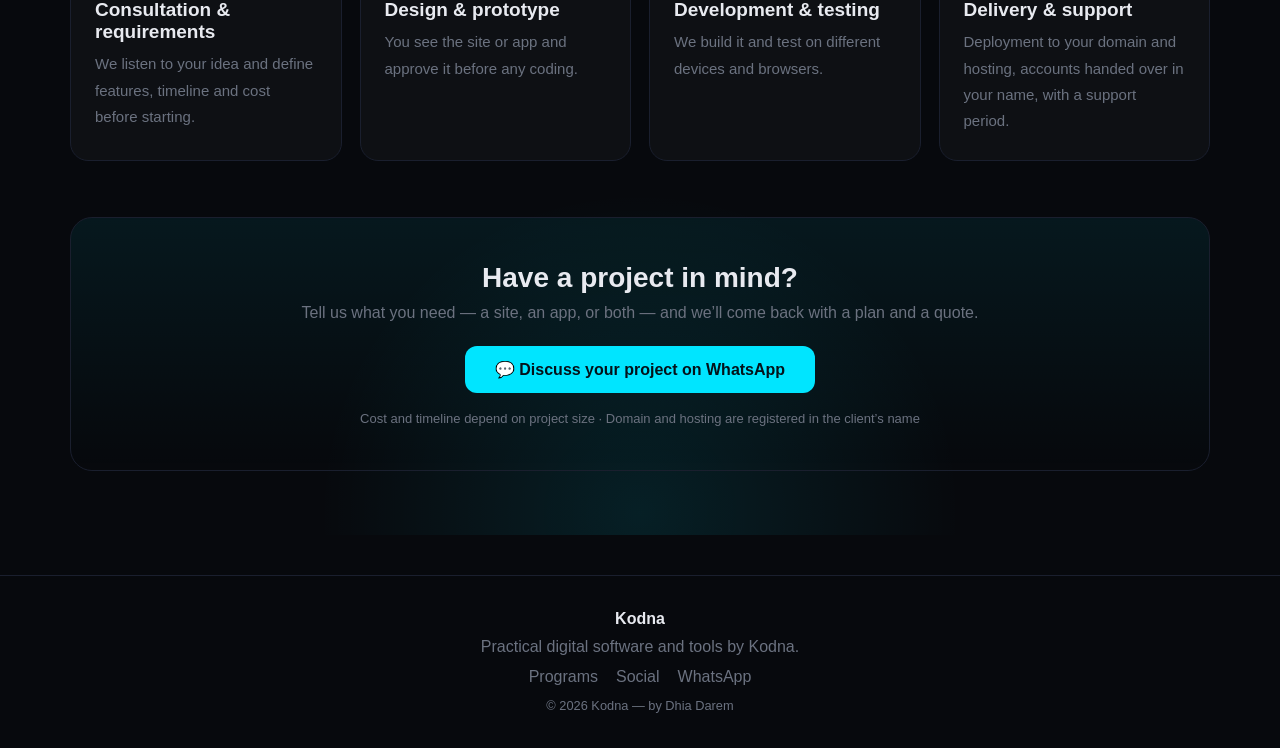
<file: dev.html>
<!DOCTYPE html>
<html lang="ar" dir="rtl" id="htmlRoot">
<head>
<meta charset="UTF-8">
<meta name="viewport" content="width=device-width, initial-scale=1.0">
<meta name="theme-color" content="#07090d">
<meta http-equiv="X-Content-Type-Options" content="nosniff">
<meta http-equiv="Content-Security-Policy" content="default-src 'self'; script-src 'self' 'unsafe-inline'; style-src 'self' 'unsafe-inline' https://fonts.googleapis.com https://cdnjs.cloudflare.com; font-src 'self' https://fonts.gstatic.com https://cdnjs.cloudflare.com data:; img-src 'self' data: https:; connect-src 'self';">
<title>تطوير مواقع وتطبيقات أندرويد | Website &amp; Android App Development · Kodna</title>
<meta name="description" content="كودنا لتطوير المواقع وتطبيقات أندرويد من الصفر: حجز دومين، استضافة، تصميم واجهات، برمجة، نشر على Google Play، ولوحة تحكم ودعم. Kodna builds websites and Android apps from scratch: domain, hosting, UI design, development and support.">
<meta name="keywords" content="تصميم مواقع,تطوير موقع,تطبيق اندرويد,حجز دومين,استضافة مواقع,برمجة تطبيقات,كودنا,web development,android app development,domain,hosting,Kodna">
<meta name="author" content="Kodna / Dhia Darem">
<meta name="robots" content="index,follow,max-image-preview:large">
<link rel="canonical" href="https://kodna.org/dev.html">
<meta property="og:type" content="website">
<meta property="og:url" content="https://kodna.org/dev.html">
<meta property="og:title" content="تطوير مواقع وتطبيقات أندرويد · Kodna">
<meta property="og:description" content="موقع أو تطبيق من الصفر: دومين، استضافة، تصميم، برمجة، نشر ودعم.">
<meta property="og:site_name" content="Kodna">
<meta property="og:image" content="https://kodna.org/og-kodna.png">
<meta name="twitter:card" content="summary_large_image">
<meta name="twitter:title" content="Website &amp; Android App Development · Kodna">
<meta name="twitter:description" content="Websites and Android apps built from scratch: domain, hosting, design, development and support.">
<meta name="twitter:image" content="https://kodna.org/og-kodna.png">
<script type="application/ld+json">
{"@context":"https://schema.org","@type":"Service","name":"Kodna Web & Mobile Development","serviceType":"Website and Android application development","provider":{"@type":"Organization","name":"Kodna","url":"https://kodna.org"},"areaServed":"Worldwide","availableLanguage":["ar","en","ku","zh","es","ru"]}
</script>
<link rel="preconnect" href="https://fonts.googleapis.com">
<link rel="preconnect" href="https://fonts.gstatic.com" crossorigin>
<link rel="stylesheet" href="https://cdnjs.cloudflare.com/ajax/libs/font-awesome/6.5.0/css/all.min.css" crossorigin="anonymous" referrerpolicy="no-referrer">
<link href="https://fonts.googleapis.com/css2?family=Cairo:wght@400;600;700;900&family=Plus+Jakarta+Sans:wght@400;600;700;800;900&family=Space+Mono:wght@400;700&display=swap" rel="stylesheet">
<style>



/* ═══════════════════════════════════════════
   DESIGN TOKENS
═══════════════════════════════════════════ */
:root{
  --bg:#07090d;--surface:#0e1117;--card:#12151c;
  --accent:#00e5ff;--accent2:#7c3aed;
  --text:#e8eaf0;--muted:#6b7280;
  --border:#1a1f2e;--border2:#232840;
  --r:14px;--r-lg:22px;
}

/* ═══════════════════════════════════════════
   BASE
═══════════════════════════════════════════ */
*,*::before,*::after{margin:0;padding:0;box-sizing:border-box}
html{scroll-behavior:smooth;-webkit-text-size-adjust:100%}
body{
  background:var(--bg);color:var(--text);
  font-family:'Plus Jakarta Sans','Cairo',sans-serif;
  overflow-x:hidden;-webkit-font-smoothing:antialiased;
}
body.lang-ar,body.lang-ku{font-family:'Cairo',sans-serif}
a{text-decoration:none;color:inherit}
button{cursor:pointer;font-family:inherit}
section{position:relative;z-index:1}

/* ═══════════════════════════════════════════
   AMBIENT
═══════════════════════════════════════════ */
.grid-bg{
  position:fixed;inset:0;z-index:0;pointer-events:none;
  background-image:linear-gradient(rgba(0,229,255,.025) 1px,transparent 1px),
                   linear-gradient(90deg,rgba(0,229,255,.025) 1px,transparent 1px);
  background-size:70px 70px;animation:gridMove 25s linear infinite;
}
@keyframes gridMove{to{background-position:70px 70px}}
.blob{position:fixed;border-radius:50%;filter:blur(140px);pointer-events:none;z-index:0}
.blob1{width:600px;height:600px;background:rgba(124,58,237,.1);top:-200px;left:-150px;animation:bf 14s ease-in-out infinite}
.blob2{width:500px;height:500px;background:rgba(0,229,255,.07);bottom:-150px;right:-100px;animation:bf 18s ease-in-out infinite reverse}
@keyframes bf{0%,100%{transform:translate(0,0)}50%{transform:translate(30px,30px)}}

/* ═══════════════════════════════════════════
   NAV
═══════════════════════════════════════════ */
nav{
  position:fixed;top:0;width:100%;z-index:1000;
  padding:14px 5%;display:flex;align-items:center;justify-content:space-between;gap:16px;
  background:rgba(7,9,13,.92);backdrop-filter:blur(28px);
  border-bottom:1px solid var(--border);
}
.nav-brand{display:flex;align-items:center;gap:10px;text-decoration:none;flex-shrink:0}
.brand-icon{
  width:38px;height:38px;
  background:linear-gradient(135deg,var(--accent2),var(--accent));
  border-radius:10px;display:flex;align-items:center;justify-content:center;
  font-size:17px;font-weight:900;flex-shrink:0;
  box-shadow:0 4px 18px rgba(124,58,237,.4);font-family:'Cairo',sans-serif;color:#fff;
}
.brand-text{font-family:'Space Mono',monospace;font-size:1.15rem;font-weight:700;color:var(--text)}
.brand-text span{color:var(--accent)}
.nav-center{display:flex;gap:24px;list-style:none}
.nav-center a{color:var(--muted);font-size:.9rem;font-weight:600;transition:color .2s}
.nav-center a:hover{color:var(--accent)}
.nav-actions{display:flex;gap:10px;align-items:center}
.btn-nav{padding:8px 18px;border-radius:8px;font-weight:700;font-size:.85rem;transition:all .2s;cursor:pointer;border:none;white-space:nowrap;text-decoration:none;display:inline-flex;align-items:center}
.btn-nav.ghost{background:transparent;color:var(--muted);border:1px solid var(--border)}
.btn-nav.ghost:hover{border-color:var(--accent);color:var(--accent)}
.btn-nav.fill{background:linear-gradient(135deg,var(--accent2),var(--accent));color:#fff}
.btn-nav.fill:hover{transform:translateY(-2px);box-shadow:0 6px 20px rgba(124,58,237,.4)}

/* Lang Switcher */
.lang-sw{position:relative}
.lang-btn{
  display:flex;align-items:center;gap:6px;padding:7px 12px;border-radius:8px;
  background:var(--surface);border:1px solid var(--border);
  color:var(--muted);font-size:.82rem;font-weight:600;transition:all .2s;
}
.lang-btn:hover{border-color:var(--accent);color:var(--accent)}
.lang-btn .chev{font-size:.6rem;transition:transform .2s}
.lang-btn.open .chev{transform:rotate(180deg)}
.lang-menu{
  position:absolute;top:calc(100%+8px);right:0;
  background:var(--card);border:1px solid var(--border2);
  border-radius:var(--r);padding:6px;min-width:162px;
  box-shadow:0 20px 50px rgba(0,0,0,.6);
  display:none;flex-direction:column;gap:2px;z-index:500;
}
html[dir=ltr] .lang-menu{right:0;left:auto}
html[dir=rtl] .lang-menu{left:0;right:auto}
.lang-menu.open{display:flex}
.lang-item{
  display:flex;align-items:center;gap:9px;padding:9px 12px;
  border-radius:8px;border:none;background:transparent;
  color:var(--muted);font-size:.83rem;font-weight:600;
  text-align:right;width:100%;cursor:pointer;transition:all .15s;
}
html[dir=ltr] .lang-item{text-align:left}
.lang-item:hover{background:var(--surface);color:var(--text)}
.lang-item.active{background:rgba(0,229,255,.08);color:var(--accent);border:1px solid rgba(0,229,255,.15)}

/* Hamburger */
.hamburger{display:none;flex-direction:column;gap:5px;cursor:pointer;padding:4px;background:none;border:none}
.hamburger span{display:block;width:24px;height:2px;background:var(--text);border-radius:2px;transition:all .3s}
.hamburger.open span:nth-child(1){transform:translateY(7px) rotate(45deg)}
.hamburger.open span:nth-child(2){opacity:0}
.hamburger.open span:nth-child(3){transform:translateY(-7px) rotate(-45deg)}
.mobile-nav{
  display:none;position:fixed;top:67px;left:0;right:0;z-index:999;
  background:rgba(7,9,13,.98);backdrop-filter:blur(28px);
  border-bottom:1px solid var(--border);padding:20px 5%;flex-direction:column;gap:0;
}
.mobile-nav.open{display:flex}
.mobile-nav a{color:var(--muted);font-size:1rem;font-weight:600;padding:14px 0;border-bottom:1px solid var(--border);transition:color .2s}
.mobile-nav a:hover{color:var(--accent)}
.mobile-nav a:last-of-type{border-bottom:none}
.mob-lang-row{padding:14px 0;border-top:1px solid var(--border);display:flex;gap:7px;flex-wrap:wrap}
.mob-lang-btn{background:var(--surface);border:1px solid var(--border);border-radius:8px;padding:7px 12px;color:var(--muted);cursor:pointer;font-size:.82rem;transition:all .2s}
.mob-lang-btn:hover{border-color:var(--accent);color:var(--accent)}

/* ═══════════════════════════════════════════
   HERO
═══════════════════════════════════════════ */
.hero{
  min-height:100vh;display:flex;flex-direction:column;
  align-items:center;justify-content:center;text-align:center;
  padding:100px 5% 60px;
}
.hero-eyebrow{
  display:inline-flex;align-items:center;gap:8px;
  background:rgba(124,58,237,.1);border:1px solid rgba(124,58,237,.25);
  border-radius:100px;padding:7px 18px;
  font-family:'Space Mono',monospace;font-size:.7rem;
  color:#a78bfa;letter-spacing:2px;text-transform:uppercase;
  margin-bottom:28px;animation:fadeUp .8s ease both;
}
.eyebrow-dot{width:6px;height:6px;background:#a78bfa;border-radius:50%;animation:pulse 2s ease-in-out infinite}
@keyframes pulse{0%,100%{opacity:1;transform:scale(1)}50%{opacity:.3;transform:scale(1.5)}}
.hero-title{
  font-size:clamp(2.6rem,8vw,7rem);font-weight:900;
  line-height:1.05;letter-spacing:-1px;
  animation:fadeUp .8s .1s ease both;
}
.hero-title .k{color:var(--accent)}
.hero-title .line2{
  display:block;font-size:clamp(.95rem,2.8vw,1.85rem);
  font-weight:400;color:var(--muted);letter-spacing:0;margin-top:10px;
}
.hero-desc{
  margin-top:20px;font-size:clamp(.9rem,2vw,1.05rem);
  color:var(--muted);line-height:1.9;max-width:540px;
  animation:fadeUp .8s .2s ease both;
}
.hero-desc strong{color:var(--text)}
.hero-cta{
  display:flex;gap:12px;margin-top:36px;flex-wrap:wrap;justify-content:center;
  animation:fadeUp .8s .3s ease both;
}
.btn-hero-main{
  display:flex;align-items:center;justify-content:center;gap:10px;
  background:linear-gradient(135deg,var(--accent2),var(--accent));
  color:#fff;font-weight:700;font-size:clamp(.9rem,2vw,1rem);
  padding:14px 28px;border-radius:14px;text-decoration:none;
  box-shadow:0 8px 32px rgba(124,58,237,.35);transition:all .2s;
}
.btn-hero-main:hover{transform:translateY(-3px);box-shadow:0 14px 40px rgba(124,58,237,.5)}
.btn-hero-ghost{
  display:flex;align-items:center;justify-content:center;gap:10px;
  background:transparent;color:var(--text);font-weight:600;
  font-size:clamp(.9rem,2vw,1rem);padding:14px 24px;border-radius:14px;
  text-decoration:none;border:1px solid var(--border);transition:all .2s;
}
.btn-hero-ghost:hover{border-color:var(--accent);color:var(--accent);transform:translateY(-3px)}
.hero-stats{
  display:flex;gap:32px;margin-top:52px;flex-wrap:wrap;justify-content:center;
  animation:fadeUp .8s .45s ease both;
}
.stat{text-align:center}
.stat-num{font-family:'Space Mono',monospace;font-size:clamp(1.4rem,4vw,2rem);font-weight:700}
.stat-num span{color:var(--accent)}
.stat-label{font-size:.78rem;color:var(--muted);margin-top:4px}
.divider{height:1px;background:linear-gradient(90deg,transparent,var(--border),transparent);margin:0 5%}

/* ═══════════════════════════════════════════
   PROGRAMS
═══════════════════════════════════════════ */
.programs{padding:80px 5%}
.sec-header{margin-bottom:44px}
.sec-tag{
  display:inline-block;font-family:'Space Mono',monospace;
  font-size:.68rem;letter-spacing:3px;text-transform:uppercase;
  color:var(--accent);padding:5px 14px;
  border:1px solid rgba(0,229,255,.25);border-radius:100px;
  background:rgba(0,229,255,.06);margin-bottom:14px;
}
.sec-title{font-size:clamp(1.8rem,4vw,3rem);font-weight:900;letter-spacing:-1px;line-height:1.1}
.sec-desc{color:var(--muted);font-size:.95rem;line-height:1.8;max-width:480px;margin-top:10px}
.programs-grid{display:grid;grid-template-columns:repeat(3,1fr);gap:20px}
.prog-card{
  background:var(--card);border:1px solid var(--border);
  border-radius:18px;overflow:hidden;
  transition:transform .3s,border-color .3s,box-shadow .3s;
  text-decoration:none;color:inherit;display:block;
}
.prog-card:not(.dim):hover{transform:translateY(-6px);box-shadow:0 28px 56px rgba(0,0,0,.5)}
.prog-card.featured{border-color:rgba(0,229,255,.25);box-shadow:0 0 50px rgba(0,229,255,.1)}
.prog-card.featured:hover{border-color:rgba(0,229,255,.5)}
.prog-card.dim{opacity:.5;cursor:default}
.prog-card-top{padding:22px 22px 16px;display:flex;align-items:flex-start;justify-content:space-between;gap:12px}
.prog-icon-wrap{width:50px;height:50px;border-radius:12px;display:flex;align-items:center;justify-content:center;font-size:22px;flex-shrink:0}
.prog-card-badges{display:flex;gap:6px;flex-wrap:wrap}
.badge{font-family:'Space Mono',monospace;font-size:.6rem;padding:3px 9px;border-radius:100px;font-weight:700}
.badge.new{background:rgba(74,222,128,.12);color:#4ade80;border:1px solid rgba(74,222,128,.25)}
.badge.soon{background:rgba(251,146,60,.12);color:#fb923c;border:1px solid rgba(251,146,60,.25)}
.badge.beta{background:rgba(244,114,182,.12);color:#f472b6;border:1px solid rgba(244,114,182,.25)}
.badge.free{background:rgba(0,229,255,.1);color:var(--accent);border:1px solid rgba(0,229,255,.2)}
.prog-card-body{padding:0 22px 22px}
.prog-name{font-family:'Space Mono',monospace;font-size:.95rem;font-weight:700;margin-bottom:8px}
.prog-desc{color:var(--muted);font-size:.83rem;line-height:1.7}
.prog-card-footer{padding:13px 22px;border-top:1px solid var(--border);display:flex;align-items:center;justify-content:space-between}
.prog-tags{display:flex;gap:5px;flex-wrap:wrap}
.prog-tag{font-size:.7rem;padding:3px 8px;border-radius:6px;background:var(--surface);color:var(--muted);border:1px solid var(--border)}
.prog-arrow{color:var(--muted);transition:transform .2s,color .2s}
html[dir=rtl] .prog-card:not(.dim):hover .prog-arrow{transform:translateX(-4px);color:var(--accent)}
html[dir=ltr] .prog-card:not(.dim):hover .prog-arrow{transform:translateX(4px);color:var(--accent)}

/* ═══════════════════════════════════════════
   ABOUT
═══════════════════════════════════════════ */
.about{padding:80px 5%}
.about-inner{
  background:var(--card);border:1px solid var(--border);
  border-radius:24px;padding:52px 44px;
  display:grid;grid-template-columns:1fr 1fr;gap:56px;align-items:center;
}
.about-visual{background:var(--surface);border:1px solid var(--border);border-radius:16px;padding:28px}
.about-code{font-family:'Space Mono',monospace;font-size:.8rem;line-height:2;color:var(--muted)}
.code-line{display:flex;gap:10px}
.code-num{color:rgba(255,255,255,.1);width:20px;text-align:right;flex-shrink:0}
.c-kw{color:#a78bfa}.c-fn{color:var(--accent)}.c-str{color:#86efac}.c-op{color:var(--muted)}.c-cmt{color:rgba(255,255,255,.2)}.c-num{color:#fb923c}
.cursor{display:inline-block;width:2px;height:1em;background:var(--accent);margin-right:2px;vertical-align:middle;animation:blink 1s step-end infinite}
@keyframes blink{0%,100%{opacity:1}50%{opacity:0}}
.about-list{margin-top:22px;display:flex;flex-direction:column;gap:14px}
.about-item{display:flex;align-items:flex-start;gap:12px}
.about-item-icon{width:34px;height:34px;border-radius:8px;flex-shrink:0;display:flex;align-items:center;justify-content:center;font-size:15px}
.about-item-text h4{font-weight:700;font-size:.88rem;margin-bottom:3px}
.about-item-text p{color:var(--muted);font-size:.82rem;line-height:1.6}

/* ═══════════════════════════════════════════
   CTA
═══════════════════════════════════════════ */
.cta-section{padding:60px 5%}
.cta-inner{
  background:linear-gradient(135deg,rgba(124,58,237,.15),rgba(0,229,255,.08));
  border:1px solid rgba(124,58,237,.25);border-radius:24px;
  padding:60px 40px;text-align:center;position:relative;overflow:hidden;
}
.cta-inner::before{content:'';position:absolute;inset:0;background:radial-gradient(ellipse at 50% 0%,rgba(0,229,255,.07) 0%,transparent 70%);pointer-events:none}
.cta-title{font-size:clamp(1.5rem,4vw,2.8rem);font-weight:900;margin-bottom:14px}
.cta-desc{color:var(--muted);font-size:clamp(.88rem,2vw,1rem);max-width:440px;margin:0 auto 32px;line-height:1.8}
.cta-actions{display:flex;gap:12px;justify-content:center;flex-wrap:wrap}

/* ═══════════════════════════════════════════
   FOOTER
═══════════════════════════════════════════ */
footer{border-top:1px solid var(--border);padding:44px 5% 26px}
.footer-top{display:grid;grid-template-columns:1.8fr 1fr 1fr 1fr;gap:36px;margin-bottom:36px}
.footer-brand p{color:var(--muted);font-size:.83rem;line-height:1.7;margin-top:8px;max-width:260px}
.footer-col h5{font-weight:700;font-size:.86rem;margin-bottom:12px}
.footer-col ul{list-style:none;display:flex;flex-direction:column;gap:9px}
.footer-col ul li a{color:var(--muted);text-decoration:none;font-size:.83rem;transition:color .2s}
.footer-col ul li a:hover{color:var(--accent)}
.footer-bottom{border-top:1px solid var(--border);padding-top:20px;display:flex;align-items:center;justify-content:space-between;flex-wrap:wrap;gap:10px}
.footer-copy{color:var(--muted);font-size:.78rem}
.footer-socials{display:flex;gap:8px}
.social-btn{width:32px;height:32px;border-radius:7px;background:var(--surface);border:1px solid var(--border);display:flex;align-items:center;justify-content:center;color:var(--muted);text-decoration:none;font-size:.85rem;transition:all .2s}
.social-btn:hover{border-color:var(--accent);color:var(--accent);transform:translateY(-2px)}

/* ═══════════════════════════════════════════
   TELEGRAM MODAL
═══════════════════════════════════════════ */
.modal-overlay{
  position:fixed;inset:0;z-index:9999;
  background:rgba(0,0,0,.75);backdrop-filter:blur(12px);
  display:flex;align-items:center;justify-content:center;
  padding:20px;opacity:0;pointer-events:none;transition:opacity .3s ease;
}
.modal-overlay.active{opacity:1;pointer-events:all}
.modal-box{
  background:#12151c;border:1px solid rgba(0,229,255,.2);
  border-radius:24px;padding:40px 36px;max-width:440px;width:100%;
  position:relative;text-align:center;
  box-shadow:0 40px 80px rgba(0,0,0,.7),0 0 60px rgba(0,229,255,.1);
  transform:translateY(30px) scale(.96);
  transition:transform .35s cubic-bezier(.34,1.56,.64,1);
}
.modal-overlay.active .modal-box{transform:translateY(0) scale(1)}
.modal-close{
  position:absolute;top:16px;right:16px;
  width:32px;height:32px;border-radius:8px;
  background:rgba(255,255,255,.06);border:1px solid var(--border);
  color:var(--muted);cursor:pointer;font-size:1rem;
  display:flex;align-items:center;justify-content:center;transition:all .2s;
}
html[dir=rtl] .modal-close{right:auto;left:16px}
.modal-close:hover{background:rgba(255,255,255,.12);color:var(--text)}
.tg-icon-wrap{width:72px;height:72px;border-radius:20px;margin:0 auto 20px;background:linear-gradient(135deg,#0088cc,#00aaff);display:flex;align-items:center;justify-content:center;font-size:32px;box-shadow:0 8px 32px rgba(0,136,204,.4)}
.modal-title{font-size:1.4rem;font-weight:900;margin-bottom:8px}
.modal-desc{color:var(--muted);font-size:.9rem;line-height:1.7;margin-bottom:28px}
.modal-desc span{color:var(--text);font-weight:600}
.btn-tg-main{display:flex;align-items:center;justify-content:center;gap:10px;width:100%;background:linear-gradient(135deg,#0088cc,#00aaff);color:#fff;font-weight:700;font-size:1rem;padding:15px 28px;border-radius:13px;text-decoration:none;box-shadow:0 8px 28px rgba(0,136,204,.35);transition:transform .2s,box-shadow .2s}
.btn-tg-main:hover{transform:translateY(-3px);box-shadow:0 14px 36px rgba(0,136,204,.5)}
.modal-note{margin-top:16px;font-size:.78rem;color:var(--muted)}
.modal-note a{color:var(--accent);text-decoration:none}
.modal-divider{height:1px;background:var(--border);margin:20px 0}
.modal-alt{display:flex;flex-direction:column;gap:10px}
.modal-alt-title{font-size:.8rem;color:var(--muted);text-align:center;margin-bottom:4px}
.btn-tg-alt{display:flex;align-items:center;justify-content:center;gap:8px;background:transparent;color:var(--text);font-weight:600;font-size:.88rem;padding:12px 20px;border-radius:10px;text-decoration:none;border:1px solid var(--border);transition:all .2s}
.btn-tg-alt:hover{border-color:rgba(0,136,204,.5);color:#00aaff;transform:translateY(-2px)}

/* ═══════════════════════════════════════════
   ANIMATIONS
═══════════════════════════════════════════ */
@keyframes fadeUp{from{opacity:0;transform:translateY(26px)}to{opacity:1;transform:translateY(0)}}
.rev{opacity:0;transform:translateY(24px);transition:opacity .65s ease,transform .65s ease}
.rev.vis{opacity:1;transform:translateY(0)}

/* ═══════════════════════════════════════════
   RESPONSIVE
═══════════════════════════════════════════ */
@media(max-width:1024px){
  .programs-grid{grid-template-columns:repeat(2,1fr)}
  .btn-nav.ghost{display:none}
  .about-inner{gap:40px;padding:40px 32px}
  .footer-top{grid-template-columns:1fr 1fr;gap:28px}
  .footer-brand{grid-column:1/-1}
}
@media(max-width:768px){
  .nav-center,.nav-actions{display:none}
  .hamburger{display:flex}
  .hero{padding:88px 5% 48px}
  .hero-stats{gap:20px}
  .programs{padding:60px 5%}
  .programs-grid{grid-template-columns:repeat(2,1fr)}
  .about-inner{grid-template-columns:1fr;gap:32px;padding:32px 24px}
  .cta-inner{padding:44px 28px}
  .footer-top{grid-template-columns:1fr 1fr}
  /* Keep lang-sw visible */
  .lang-sw{display:block!important}
}
@media(max-width:520px){
  nav{padding:12px 4%;gap:8px}
  .brand-text{font-size:1rem}
  .hero{padding:78px 4% 40px}
  .hero-eyebrow{font-size:.62rem;padding:6px 12px}
  .hero-cta{flex-direction:column;align-items:center;max-width:320px;margin-left:auto;margin-right:auto}
  .btn-hero-main,.btn-hero-ghost{width:100%;justify-content:center}
  .hero-stats{gap:14px}
  .stat{min-width:70px}
  .programs{padding:48px 4%}
  .programs-grid{grid-template-columns:1fr}
  .about{padding:48px 4%}
  .about-inner{padding:22px 16px}
  .cta-section{padding:40px 4%}
  .cta-inner{padding:32px 16px}
  .cta-actions{flex-direction:column;align-items:stretch}
  footer{padding:36px 4% 22px}
  .footer-top{grid-template-columns:1fr;gap:22px}
  .footer-bottom{flex-direction:column;align-items:flex-start}
}
@media(max-width:380px){
  .hero-title{font-size:2.2rem;letter-spacing:-.5px}
  .hero-title .line2{font-size:.82rem}
  .brand-text{font-size:.88rem}
  .hero-stats{gap:8px}
  .stat-num{font-size:1.2rem}
}
/* RTL */
html[dir=ltr] .nav-center{flex-direction:row}
html[dir=ltr] .footer-bottom{flex-direction:row-reverse}
html[dir=ltr] .footer-col ul{align-items:flex-start}
html[dir=ltr] .about-item-text h4{text-align:left}
html[dir=ltr] .cta-inner{direction:ltr}



/* UrCheck product page */
.uc-hero{display:grid;grid-template-columns:1fr 1.35fr;gap:52px;align-items:center;padding:120px 5% 60px;max-width:1320px;margin:0 auto}
.uc-badges{display:flex;gap:8px;margin:14px 0 18px;flex-wrap:wrap}
.uc-video{position:relative;width:100%;aspect-ratio:16/9;border-radius:18px;overflow:hidden;border:1px solid var(--border2);box-shadow:0 24px 60px rgba(0,0,0,.5);background:#000;cursor:pointer}
.uc-video iframe{position:absolute;inset:0;width:100%;height:100%;border:0}
.uc-video img{position:absolute;inset:0;width:100%;height:100%;object-fit:cover}
.uc-video .uc-play{position:absolute;top:50%;left:50%;transform:translate(-50%,-50%);width:74px;height:74px;border-radius:50%;border:none;background:rgba(29,155,240,.95);color:#fff;font-size:24px;cursor:pointer;display:flex;align-items:center;justify-content:center;box-shadow:0 10px 34px rgba(0,0,0,.55);transition:transform .2s}
.uc-video:hover .uc-play{transform:translate(-50%,-50%) scale(1.12)}
.uc-note{color:var(--muted);font-size:.8rem;margin-top:14px}
.uc-section{max-width:1200px;margin:0 auto;padding:40px 5%}
.feat-grid{display:grid;grid-template-columns:repeat(3,1fr);gap:18px;margin-top:36px}
.feat-card{background:var(--card);border:1px solid var(--border);border-radius:16px;padding:22px;transition:transform .2s,border-color .2s}
.feat-card:hover{transform:translateY(-5px);border-color:var(--accent)}
.feat-ic{width:46px;height:46px;border-radius:12px;display:flex;align-items:center;justify-content:center;font-size:22px;margin-bottom:12px;background:linear-gradient(135deg,rgba(29,155,240,.16),rgba(0,229,255,.08));border:1px solid rgba(29,155,240,.25)}
.feat-card h4{font-size:.95rem;margin-bottom:6px}
.feat-card p{color:var(--muted);font-size:.83rem;line-height:1.7}
.buy-card{max-width:560px;margin:10px auto 0;background:var(--card);border:1px solid rgba(251,191,36,.25);border-radius:20px;padding:34px;text-align:center}
.buy-price{font-family:'Space Mono',monospace;font-size:1.3rem;font-weight:700;color:#fbbf24;margin:6px 0 4px}
.uc-foot{border-top:1px solid var(--border);margin-top:40px;padding:34px 5%;text-align:center;color:var(--muted)}
.uc-foot .fb{display:flex;align-items:center;justify-content:center;gap:10px;margin-bottom:10px}
.uc-foot .fl{display:flex;gap:18px;justify-content:center;margin:12px 0;flex-wrap:wrap}
.uc-foot a{color:var(--muted)}.uc-foot a:hover{color:var(--accent)}
@media(max-width:900px){.uc-hero{grid-template-columns:1fr;gap:30px;padding:96px 5% 40px}.feat-grid{grid-template-columns:1fr 1fr}}
@media(max-width:560px){.feat-grid{grid-template-columns:1fr}}


/* ── SOCIAL SERVICES ── */
.kd-social{padding:64px 20px;background:var(--bg);color:var(--text);position:relative;overflow:hidden}
.kd-social::before{content:"";position:absolute;inset:auto 50% -40% auto;transform:translateX(50%);width:700px;height:700px;background:radial-gradient(circle,rgba(0,229,255,.10),transparent 65%);pointer-events:none}
.kd-social .kd-wrap{max-width:1140px;margin:0 auto;position:relative;z-index:1}
.kd-social .kd-eyebrow{display:inline-block;font-size:13px;letter-spacing:.08em;color:var(--accent);border:1px solid rgba(0,229,255,.3);border-radius:999px;padding:6px 16px;margin-bottom:18px}
.kd-social h2{font-size:clamp(28px,4.4vw,46px);line-height:1.25;margin:0 0 14px;font-weight:800}
.kd-social h2 span{color:var(--accent)}
.kd-social .kd-lead{color:var(--muted);font-size:17px;max-width:640px;margin:0 0 52px;line-height:1.8}
.kd-social .kd-grid{display:grid;gap:18px;grid-template-columns:repeat(auto-fit,minmax(260px,1fr))}
.kd-social .kd-card{background:rgba(255,255,255,.03);border:1px solid var(--border);border-radius:18px;padding:26px 24px;transition:.25s ease}
.kd-social .kd-card:hover{transform:translateY(-4px);border-color:rgba(0,229,255,.35);background:rgba(0,229,255,.04)}
.kd-social .kd-ico{width:46px;height:46px;display:grid;place-items:center;border-radius:13px;font-size:22px;background:rgba(0,229,255,.10);border:1px solid rgba(0,229,255,.22);margin-bottom:16px}
.kd-social .kd-card h3{margin:0 0 8px;font-size:19px;font-weight:700}
.kd-social .kd-card p{margin:0 0 14px;color:var(--muted);font-size:15px;line-height:1.75}
.kd-social .kd-card ul{margin:0;padding:0;list-style:none;font-size:14px;color:var(--muted)}
.kd-social .kd-card li{padding:5px 0;position:relative;padding-inline-start:20px}
.kd-social .kd-card li::before{content:"\25B8";position:absolute;inset-inline-start:0;color:var(--accent);font-size:12px;transform:scaleX(1)}
[dir="rtl"] .kd-social .kd-card li::before{transform:scaleX(-1)}
.kd-social .kd-plans{display:grid;gap:18px;grid-template-columns:repeat(auto-fit,minmax(250px,1fr));margin-top:56px}
.kd-social .kd-plan{background:rgba(255,255,255,.03);border:1px solid var(--border);border-radius:18px;padding:28px 24px;text-align:center}
.kd-social .kd-plan.kd-best{border-color:rgba(0,229,255,.45);background:rgba(0,229,255,.05);position:relative}
.kd-social .kd-badge{position:absolute;top:-12px;left:50%;transform:translateX(-50%);background:var(--accent);color:#04121a;font-size:12px;font-weight:800;padding:4px 14px;border-radius:999px;white-space:nowrap}
.kd-social .kd-plan h4{margin:0 0 14px;font-size:19px}
.kd-social .kd-terms{display:flex;gap:8px;justify-content:center;margin:0 0 6px;flex-wrap:wrap}
.kd-social .kd-term{font-size:14px;font-weight:700;color:var(--accent);background:rgba(0,229,255,.10);border:1px solid rgba(0,229,255,.25);border-radius:999px;padding:7px 18px}
.kd-social .kd-plan ul{list-style:none;margin:16px 0 0;padding:0;color:var(--muted);font-size:14px;text-align:start}
.kd-social .kd-plan li{padding:7px 0;position:relative;padding-inline-start:20px;border-top:1px solid var(--border)}
.kd-social .kd-plan li::before{content:"\2713";position:absolute;inset-inline-start:0;color:var(--accent)}
.kd-social .kd-cta{margin-top:56px;text-align:center;background:linear-gradient(180deg,rgba(0,229,255,.07),transparent);border:1px solid var(--border);border-radius:22px;padding:44px 24px}
.kd-social .kd-cta h3{margin:0 0 10px;font-size:clamp(20px,3vw,28px)}
.kd-social .kd-cta p{color:var(--muted);margin:0 0 24px}
.kd-social .kd-btn{display:inline-flex;align-items:center;gap:8px;background:var(--accent);color:#04121a;font-weight:800;text-decoration:none;padding:14px 30px;border-radius:12px;transition:.2s}
.kd-social .kd-btn:hover{filter:brightness(1.1);transform:translateY(-2px)}
.kd-social .kd-note{margin-top:18px;font-size:13px;color:var(--muted)}
@media(max-width:600px){.kd-social{padding:70px 16px}}
.kd-social .kd-lead{margin-inline:auto}
.kd-hero{max-width:900px;margin:0 auto;padding:110px 20px 10px;text-align:center}
.kd-hero h1{font-size:clamp(30px,5vw,52px);line-height:1.25;margin:14px 0 16px;font-weight:900}
.kd-hero h1 span{color:var(--accent)}
.kd-hero p{color:var(--muted);font-size:17px;line-height:1.85;max-width:660px;margin:0 auto 26px}

.kd-social .kd-ico{font-weight:900;color:var(--accent)}
</style>
</head>
<body class="lang-ar">
<div class="grid-bg" aria-hidden="true"></div>

<nav role="navigation" aria-label="Main navigation">
  <a class="nav-brand" href="index.html" aria-label="Kodna home">
    <div class="brand-icon" aria-hidden="true">ك</div>
    <span class="brand-text">Kodna<span>.</span></span>
  </a>
  <ul class="nav-center" aria-label="Site sections">
    <li><a href="index.html#programs" data-i18n="nav_programs">البرامج</a></li>
    <li><a href="#services" data-i18n="dev_navsrv">الخدمات</a></li>
    <li><a href="#process" data-i18n="dev_navpro">مراحل العمل</a></li>
  </ul>
  <div class="nav-actions">
    <div class="lang-sw" id="langSw">
      <button class="lang-btn" id="langBtn" onclick="toggleLangMenu()" aria-label="Change language" aria-haspopup="true">
        <span id="langFlag">🇮🇶</span><span id="langCode">AR</span>
        <i class="fa-solid fa-chevron-down chev" id="langChev"></i>
      </button>
      <div class="lang-menu" id="langMenu" role="menu">
        <button class="lang-item" onclick="setLang('ar')" data-lang="ar" role="menuitem">🇮🇶 العربية</button>
        <button class="lang-item" onclick="setLang('en')" data-lang="en" role="menuitem">🇬🇧 English</button>
        <button class="lang-item" onclick="setLang('ku')" data-lang="ku" role="menuitem">🏔️ کوردی</button>
        <button class="lang-item" onclick="setLang('zh')" data-lang="zh" role="menuitem">🇨🇳 中文</button>
        <button class="lang-item" onclick="setLang('es')" data-lang="es" role="menuitem">🇪🇸 Español</button>
        <button class="lang-item" onclick="setLang('ru')" data-lang="ru" role="menuitem">🇷🇺 Русский</button>
      </div>
    </div>
    <a class="btn-nav fill" href="https://wa.me/9647901300262?text=%D9%85%D8%B1%D8%AD%D8%A8%D8%A7%D9%8B%D8%8C%20%D8%A3%D8%B1%D9%8A%D8%AF%20%D8%AA%D8%B7%D9%88%D9%8A%D8%B1%20%D9%85%D9%88%D9%82%D8%B9%20%D8%A3%D9%88%20%D8%AA%D8%B7%D8%A8%D9%8A%D9%82" target="_blank" rel="noopener" data-i18n="nav_wa">💬 واتساب</a>
  </div>
  <button class="hamburger" id="hamburger" onclick="toggleMenu()" aria-label="Toggle menu" aria-expanded="false">
    <span></span><span></span><span></span>
  </button>
</nav>

<div class="mobile-nav" id="mobileNav" role="navigation">
  <a href="index.html#programs" onclick="toggleMenu()" data-i18n="mobile_programs">📦 البرامج</a>
  <a href="#services" onclick="toggleMenu()" data-i18n="dev_msrv">🛠 الخدمات</a>
  <a href="#process" onclick="toggleMenu()" data-i18n="dev_mpro">🚀 مراحل العمل</a>
  <div class="mob-lang-row">
    <button class="mob-lang-btn" onclick="setLang('ar');toggleMenu()">🇮🇶 AR</button>
    <button class="mob-lang-btn" onclick="setLang('en');toggleMenu()">🇬🇧 EN</button>
    <button class="mob-lang-btn" onclick="setLang('ku');toggleMenu()">🏔️ KU</button>
    <button class="mob-lang-btn" onclick="setLang('zh');toggleMenu()">🇨🇳 ZH</button>
    <button class="mob-lang-btn" onclick="setLang('es');toggleMenu()">🇪🇸 ES</button>
    <button class="mob-lang-btn" onclick="setLang('ru');toggleMenu()">🇷🇺 RU</button>
  </div>
</div>

<header class="kd-hero">
  <div class="hero-eyebrow" style="justify-content:center"><div class="eyebrow-dot" aria-hidden="true"></div><span data-i18n="dev_eyebrow">خدمات تطوير من كودنا</span></div>
  <h1 data-i18n-html="dev_title">تطوير مواقع و<span>تطبيقات أندرويد</span></h1>
  <p data-i18n="dev_desc">نبنيلك موقعك أو تطبيقك من الصفر حسب متطلباتك — من حجز الدومين والاستضافة، للتصميم والبرمجة والتسليم والدعم.</p>
  <div class="hero-cta" style="justify-content:center">
    <a class="btn-hero-main" href="https://wa.me/9647901300262?text=%D9%85%D8%B1%D8%AD%D8%A8%D8%A7%D9%8B%D8%8C%20%D8%A3%D8%B1%D9%8A%D8%AF%20%D8%AA%D8%B7%D9%88%D9%8A%D8%B1%20%D9%85%D9%88%D9%82%D8%B9%20%D8%A3%D9%88%20%D8%AA%D8%B7%D8%A8%D9%8A%D9%82" target="_blank" rel="noopener" data-i18n="dev_wa">💬 ناقش مشروعك عبر واتساب</a>
  </div>
</header>

<div class="divider"></div>

<section class="kd-social rev" id="services" aria-label="Development services">
  <div class="kd-wrap">
    <span class="kd-eyebrow" data-i18n="dev_tag">خدمات تطوير</span>
    <div class="kd-grid" style="margin-top:26px">
      <div class="kd-card">
        <div class="kd-ico">🌐</div>
        <h3 data-i18n="dev_c1t">موقع من الصفر</h3>
        <p data-i18n="dev_c1d">موقع مبني على قياسك، مو قالب جاهز.</p>
        <ul>
          <li data-i18n="dev_c1a">تصميم مخصص لهويتك</li>
          <li data-i18n="dev_c1b">متجاوب مع الموبايل والتابلت</li>
          <li data-i18n="dev_c1c">سرعة تحميل وتحسين لمحركات البحث</li>
        </ul>
      </div>
      <div class="kd-card">
        <div class="kd-ico">📱</div>
        <h3 data-i18n="dev_c2t">تطبيق أندرويد</h3>
        <p data-i18n="dev_c2d">تطبيق أصلي مع نشره على متجر جوجل.</p>
        <ul>
          <li data-i18n="dev_c2a">تطبيق أصلي بلغة Kotlin</li>
          <li data-i18n="dev_c2b">إشعارات وربط مع الموقع</li>
          <li data-i18n="dev_c2c">رفع ونشر على Google Play</li>
        </ul>
      </div>
      <div class="kd-card">
        <div class="kd-ico">🔗</div>
        <h3 data-i18n="dev_c3t">حجز الدومين</h3>
        <p data-i18n="dev_c3d">نأمّنلك اسم النطاق باسم العميل، مو باسمنا.</p>
        <ul>
          <li data-i18n="dev_c3a">com. · org. · iq. وغيرها</li>
          <li data-i18n="dev_c3b">ضبط DNS والبريد</li>
          <li data-i18n="dev_c3c">تنبيه وتجديد سنوي</li>
        </ul>
      </div>
      <div class="kd-card">
        <div class="kd-ico">🗄️</div>
        <h3 data-i18n="dev_c4t">استضافة ومساحة</h3>
        <p data-i18n="dev_c4d">سيرفر مناسب لحجم مشروعك مع حماية.</p>
        <ul>
          <li data-i18n="dev_c4a">شهادة SSL</li>
          <li data-i18n="dev_c4b">نسخ احتياطي دوري</li>
          <li data-i18n="dev_c4c">بريد إلكتروني باسم موقعك</li>
        </ul>
      </div>
      <div class="kd-card">
        <div class="kd-ico">🎨</div>
        <h3 data-i18n="dev_c5t">تصميم الواجهات</h3>
        <p data-i18n="dev_c5d">واجهة سهلة وشكل يليق باسمك.</p>
        <ul>
          <li data-i18n="dev_c5a">تصميم UI/UX</li>
          <li data-i18n="dev_c5b">نموذج أولي قبل البرمجة</li>
          <li data-i18n="dev_c5c">هوية بصرية ولوغو</li>
        </ul>
      </div>
      <div class="kd-card">
        <div class="kd-ico">⚙️</div>
        <h3 data-i18n="dev_c6t">لوحة تحكم ودعم</h3>
        <p data-i18n="dev_c6d">تتحكم بمحتواك بنفسك بعد التسليم.</p>
        <ul>
          <li data-i18n="dev_c6a">لوحة تحكم بالعربي</li>
          <li data-i18n="dev_c6b">تدريب على الاستخدام</li>
          <li data-i18n="dev_c6c">صيانة وتحديثات بعد التسليم</li>
        </ul>
      </div>
    </div>
  </div>
</section>

<div class="divider"></div>

<section class="kd-social rev" id="process" aria-label="How we work">
  <div class="kd-wrap">
    <span class="kd-eyebrow" data-i18n="dev_secpro">مراحل العمل</span>
    <h2 data-i18n="dev_proTitle">من الفكرة للتسليم</h2>
    <div class="kd-grid" style="margin-top:26px">
      <div class="kd-card">
        <div class="kd-ico">1</div>
        <h3 data-i18n="dev_s1t">استشارة وتحديد المتطلبات</h3>
        <p style="margin:0" data-i18n="dev_s1d">نسمع فكرتك ونحدد الميزات والوقت والكلفة قبل ما نبدي.</p>
      </div>
      <div class="kd-card">
        <div class="kd-ico">2</div>
        <h3 data-i18n="dev_s2t">تصميم ونموذج أولي</h3>
        <p style="margin:0" data-i18n="dev_s2d">تشوف شكل الموقع أو التطبيق وتوافق عليه قبل البرمجة.</p>
      </div>
      <div class="kd-card">
        <div class="kd-ico">3</div>
        <h3 data-i18n="dev_s3t">برمجة وتجربة</h3>
        <p style="margin:0" data-i18n="dev_s3d">ننفّذ المشروع ونختبره على أجهزة ومتصفحات مختلفة.</p>
      </div>
      <div class="kd-card">
        <div class="kd-ico">4</div>
        <h3 data-i18n="dev_s4t">تسليم ودعم</h3>
        <p style="margin:0" data-i18n="dev_s4d">رفع على الدومين والاستضافة، تسليم الحسابات باسمك، مع فترة دعم.</p>
      </div>
    </div>

    <div class="kd-cta">
      <h3 data-i18n="dev_ctat">عندك فكرة مشروع؟</h3>
      <p data-i18n="dev_ctad">خبّرنا شنو تحتاج — موقع، تطبيق، أو الاثنين — ونرجعلك بخطة وعرض سعر.</p>
      <a class="kd-btn" href="https://wa.me/9647901300262?text=%D9%85%D8%B1%D8%AD%D8%A8%D8%A7%D9%8B%D8%8C%20%D8%A3%D8%B1%D9%8A%D8%AF%20%D8%AA%D8%B7%D9%88%D9%8A%D8%B1%20%D9%85%D9%88%D9%82%D8%B9%20%D8%A3%D9%88%20%D8%AA%D8%B7%D8%A8%D9%8A%D9%82" target="_blank" rel="noopener" data-i18n="dev_wa">💬 ناقش مشروعك عبر واتساب</a>
      <div class="kd-note" data-i18n="dev_note">الكلفة والمدة حسب حجم المشروع · الدومين والاستضافة تُسجّل باسم العميل</div>
    </div>
  </div>
</section>

<footer class="uc-foot">
  <div class="fb"><strong style="color:var(--text)">Kodna</strong></div>
  <p data-i18n="foot_tag">برامج وأدوات رقمية عملية من كودنا.</p>
  <div class="fl">
    <a href="index.html" data-i18n="nav_programs">البرامج</a>
    <a href="social.html">Social</a>
    <a href="https://wa.me/9647901300262?text=%D9%85%D8%B1%D8%AD%D8%A8%D8%A7%D9%8B%D8%8C%20%D8%A3%D8%B1%D9%8A%D8%AF%20%D8%AA%D8%B7%D9%88%D9%8A%D8%B1%20%D9%85%D9%88%D9%82%D8%B9%20%D8%A3%D9%88%20%D8%AA%D8%B7%D8%A8%D9%8A%D9%82" target="_blank" rel="noopener">WhatsApp</a>
  </div>
  <p style="font-size:.8rem" data-i18n="foot_copy">© 2026 كودنا — تطوير ضياء دارم</p>
</footer>

<script>
const T = {"ar": {"dir": "rtl", "flag": "🇮🇶", "code": "AR", "nav_programs": "البرامج", "mobile_programs": "📦 البرامج", "foot_tag": "برامج وأدوات رقمية عملية من كودنا.", "foot_copy": "© 2026 كودنا — تطوير ضياء دارم", "nav_wa": "💬 واتساب", "dev_tag": "خدمات تطوير", "dev_title": "تطوير مواقع و<span>تطبيقات أندرويد</span>", "dev_desc": "نبنيلك موقعك أو تطبيقك من الصفر حسب متطلباتك — من حجز الدومين والاستضافة، للتصميم والبرمجة والتسليم والدعم.", "dev_c1t": "موقع من الصفر", "dev_c1d": "موقع مبني على قياسك، مو قالب جاهز.", "dev_c1a": "تصميم مخصص لهويتك", "dev_c1b": "متجاوب مع الموبايل والتابلت", "dev_c1c": "سرعة تحميل وتحسين لمحركات البحث", "dev_c2t": "تطبيق أندرويد", "dev_c2d": "تطبيق أصلي مع نشره على متجر جوجل.", "dev_c2a": "تطبيق أصلي بلغة Kotlin", "dev_c2b": "إشعارات وربط مع الموقع", "dev_c2c": "رفع ونشر على Google Play", "dev_c3t": "حجز الدومين", "dev_c3d": "نأمّنلك اسم النطاق باسم العميل، مو باسمنا.", "dev_c3a": "com. · org. · iq. وغيرها", "dev_c3b": "ضبط DNS والبريد", "dev_c3c": "تنبيه وتجديد سنوي", "dev_c4t": "استضافة ومساحة", "dev_c4d": "سيرفر مناسب لحجم مشروعك مع حماية.", "dev_c4a": "شهادة SSL", "dev_c4b": "نسخ احتياطي دوري", "dev_c4c": "بريد إلكتروني باسم موقعك", "dev_c5t": "تصميم الواجهات", "dev_c5d": "واجهة سهلة وشكل يليق باسمك.", "dev_c5a": "تصميم UI/UX", "dev_c5b": "نموذج أولي قبل البرمجة", "dev_c5c": "هوية بصرية ولوغو", "dev_c6t": "لوحة تحكم ودعم", "dev_c6d": "تتحكم بمحتواك بنفسك بعد التسليم.", "dev_c6a": "لوحة تحكم بالعربي", "dev_c6b": "تدريب على الاستخدام", "dev_c6c": "صيانة وتحديثات بعد التسليم", "dev_s1t": "استشارة وتحديد المتطلبات", "dev_s1d": "نسمع فكرتك ونحدد الميزات والوقت والكلفة قبل ما نبدي.", "dev_s2t": "تصميم ونموذج أولي", "dev_s2d": "تشوف شكل الموقع أو التطبيق وتوافق عليه قبل البرمجة.", "dev_s3t": "برمجة وتجربة", "dev_s3d": "ننفّذ المشروع ونختبره على أجهزة ومتصفحات مختلفة.", "dev_s4t": "تسليم ودعم", "dev_s4d": "رفع على الدومين والاستضافة، تسليم الحسابات باسمك، مع فترة دعم.", "dev_ctat": "عندك فكرة مشروع؟", "dev_ctad": "خبّرنا شنو تحتاج — موقع، تطبيق، أو الاثنين — ونرجعلك بخطة وعرض سعر.", "dev_wa": "💬 ناقش مشروعك عبر واتساب", "dev_note": "الكلفة والمدة حسب حجم المشروع · الدومين والاستضافة تُسجّل باسم العميل", "dev_navsrv": "الخدمات", "dev_navpro": "مراحل العمل", "dev_msrv": "🛠 الخدمات", "dev_mpro": "🚀 مراحل العمل", "dev_eyebrow": "خدمات تطوير من كودنا", "dev_secpro": "مراحل العمل", "dev_proTitle": "من الفكرة للتسليم"}, "en": {"dir": "ltr", "flag": "🇬🇧", "code": "EN", "nav_programs": "Programs", "mobile_programs": "📦 Programs", "foot_tag": "Practical digital software and tools by Kodna.", "foot_copy": "© 2026 Kodna — by Dhia Darem", "nav_wa": "💬 WhatsApp", "dev_tag": "Development Services", "dev_title": "Website & <span>Android App Development</span>", "dev_desc": "We build your website or app from scratch to your requirements — from domain and hosting to design, development, delivery and support.", "dev_c1t": "Website from scratch", "dev_c1d": "A site built to your measure, not a ready-made template.", "dev_c1a": "Custom design for your identity", "dev_c1b": "Responsive on mobile and tablet", "dev_c1c": "Fast loading and SEO-ready", "dev_c2t": "Android app", "dev_c2d": "A native app, published on Google Play.", "dev_c2a": "Native app built in Kotlin", "dev_c2b": "Notifications and website integration", "dev_c2c": "Publishing on Google Play", "dev_c3t": "Domain registration", "dev_c3d": "We register the domain in the client’s name, not ours.", "dev_c3a": ".com · .org · .iq and others", "dev_c3b": "DNS and email setup", "dev_c3c": "Renewal reminders every year", "dev_c4t": "Hosting & storage", "dev_c4d": "A server sized to your project, with protection.", "dev_c4a": "SSL certificate", "dev_c4b": "Regular backups", "dev_c4c": "Email on your own domain", "dev_c5t": "Interface design", "dev_c5d": "An easy interface and a look worthy of your name.", "dev_c5a": "UI/UX design", "dev_c5b": "Prototype before development", "dev_c5c": "Brand identity and logo", "dev_c6t": "Dashboard & support", "dev_c6d": "You manage your own content after delivery.", "dev_c6a": "Arabic-friendly dashboard", "dev_c6b": "Training on how to use it", "dev_c6c": "Maintenance and updates after delivery", "dev_s1t": "Consultation & requirements", "dev_s1d": "We listen to your idea and define features, timeline and cost before starting.", "dev_s2t": "Design & prototype", "dev_s2d": "You see the site or app and approve it before any coding.", "dev_s3t": "Development & testing", "dev_s3d": "We build it and test on different devices and browsers.", "dev_s4t": "Delivery & support", "dev_s4d": "Deployment to your domain and hosting, accounts handed over in your name, with a support period.", "dev_ctat": "Have a project in mind?", "dev_ctad": "Tell us what you need — a site, an app, or both — and we’ll come back with a plan and a quote.", "dev_wa": "💬 Discuss your project on WhatsApp", "dev_note": "Cost and timeline depend on project size · Domain and hosting are registered in the client’s name", "dev_navsrv": "Services", "dev_navpro": "How we work", "dev_msrv": "🛠 Services", "dev_mpro": "🚀 How we work", "dev_eyebrow": "Development services by Kodna", "dev_secpro": "How we work", "dev_proTitle": "From idea to delivery"}, "ku": {"dir": "rtl", "flag": "🏔️", "code": "KU", "nav_programs": "بەرنامەکان", "mobile_programs": "📦 بەرنامەکان", "foot_tag": "نەرمەکاڵا و ئامرازی دیجیتاڵی پراکتیکی لە کۆدنا.", "foot_copy": "© 2026 کۆدنا — ضیاء دارم", "nav_wa": "💬 واتساپ", "dev_tag": "خزمەتگوزاری گەشەپێدان", "dev_title": "دروستکردنی ماڵپەڕ و <span>ئەپی ئەندرۆید</span>", "dev_desc": "ماڵپەڕ یان ئەپەکەت لە سفرەوە بەپێی پێداویستییەکانت دروست دەکەین — لە دۆمەین و هۆستینگەوە تا دیزاین و بەرنامەسازی و پشتگیری.", "dev_c1t": "ماڵپەڕ لە سفرەوە", "dev_c1d": "ماڵپەڕێک بەپێی پێویستی تۆ، نەک قاڵبی ئامادە.", "dev_c1a": "دیزاینی تایبەت بە ناسنامەکەت", "dev_c1b": "گونجاو لەگەڵ مۆبایل و تابلێت", "dev_c1c": "خێرایی بارکردن و گونجاندن بۆ گەڕان", "dev_c2t": "ئەپی ئەندرۆید", "dev_c2d": "ئەپێکی ڕەسەن لەگەڵ بڵاوکردنەوەی لە گووگڵ پلەی.", "dev_c2a": "ئەپی ڕەسەن بە Kotlin", "dev_c2b": "ئاگادارکردنەوە و بەستن بە ماڵپەڕ", "dev_c2c": "بڵاوکردنەوە لە Google Play", "dev_c3t": "تۆمارکردنی دۆمەین", "dev_c3d": "دۆمەین بە ناوی کڕیار تۆمار دەکەین، نەک بە ناوی خۆمان.", "dev_c3a": "com. · org. · iq. و هیتر", "dev_c3b": "ڕێکخستنی DNS و ئیمەیڵ", "dev_c3c": "بیرخستنەوە و نوێکردنەوەی ساڵانە", "dev_c4t": "هۆستینگ و بۆشایی", "dev_c4d": "سێرڤەری گونجاو بۆ قەبارەی پڕۆژەکەت لەگەڵ پاراستن.", "dev_c4a": "بڕوانامەی SSL", "dev_c4b": "باکئەپی بەردەوام", "dev_c4c": "ئیمەیڵ بە ناوی ماڵپەڕەکەت", "dev_c5t": "دیزاینی ڕووکار", "dev_c5d": "ڕووکارێکی ئاسان و شێوەیەک کە شایستەی ناوت بێت.", "dev_c5a": "دیزاینی UI/UX", "dev_c5b": "نموونەی سەرەتایی پێش بەرنامەسازی", "dev_c5c": "ناسنامەی بینراو و لۆگۆ", "dev_c6t": "پانێڵی بەڕێوەبردن و پشتگیری", "dev_c6d": "دوای وەرگرتن خۆت ناوەڕۆکەکەت بەڕێوە دەبەیت.", "dev_c6a": "پانێڵی بەڕێوەبردن بە عەرەبی", "dev_c6b": "ڕاهێنان لەسەر بەکارهێنان", "dev_c6c": "چاکسازی و نوێکردنەوە دوای وەرگرتن", "dev_s1t": "ڕاوێژ و دیاریکردنی پێداویستی", "dev_s1d": "گوێ لە بیرۆکەکەت دەگرین و تایبەتمەندی و کات و تێچوو دیاری دەکەین پێش دەستپێکردن.", "dev_s2t": "دیزاین و نموونەی سەرەتایی", "dev_s2d": "شێوەی ماڵپەڕ یان ئەپ دەبینیت و پەسەندی دەکەیت پێش بەرنامەسازی.", "dev_s3t": "بەرنامەسازی و تاقیکردنەوە", "dev_s3d": "پڕۆژەکە دەنووسین و لەسەر ئامێر و وێبگەڕی جیاواز تاقی دەکەینەوە.", "dev_s4t": "وەرگرتن و پشتگیری", "dev_s4d": "بارکردن بۆ دۆمەین و هۆستینگ، هەژمارەکان بە ناوی تۆ، لەگەڵ ماوەی پشتگیری.", "dev_ctat": "بیرۆکەی پڕۆژەت هەیە؟", "dev_ctad": "پێمان بڵێ چیت پێویستە — ماڵپەڕ، ئەپ، یان هەردووکیان — پلان و نرخت بۆ دەنێرین.", "dev_wa": "💬 باسی پڕۆژەکەت بکە لە واتساپ", "dev_note": "تێچوو و ماوە بەپێی قەبارەی پڕۆژە · دۆمەین و هۆستینگ بە ناوی کڕیار تۆمار دەکرێن", "dev_navsrv": "خزمەتگوزارییەکان", "dev_navpro": "قۆناغەکانی کار", "dev_msrv": "🛠 خزمەتگوزارییەکان", "dev_mpro": "🚀 قۆناغەکانی کار", "dev_eyebrow": "خزمەتگوزاری گەشەپێدان لە کۆدنا", "dev_secpro": "قۆناغەکانی کار", "dev_proTitle": "لە بیرۆکەوە تا وەرگرتن"}, "zh": {"dir": "ltr", "flag": "🇨🇳", "code": "ZH", "nav_programs": "程序", "mobile_programs": "📦 程序", "foot_tag": "Kodna 的实用数字软件与工具。", "foot_copy": "© 2026 Kodna — Dhia Darem", "nav_wa": "💬 WhatsApp", "dev_tag": "开发服务", "dev_title": "网站与<span>安卓应用开发</span>", "dev_desc": "按你的需求从零搭建网站或应用——从域名和主机到设计、开发、交付与维护。", "dev_c1t": "从零开发网站", "dev_c1d": "为你量身打造，而不是套用模板。", "dev_c1a": "契合品牌的定制设计", "dev_c1b": "手机与平板自适应", "dev_c1c": "加载快、利于搜索收录", "dev_c2t": "安卓应用", "dev_c2d": "原生应用，并上架 Google Play。", "dev_c2a": "使用 Kotlin 的原生应用", "dev_c2b": "推送通知与网站打通", "dev_c2c": "上架 Google Play", "dev_c3t": "域名注册", "dev_c3d": "域名注册在客户名下，而非我们名下。", "dev_c3a": ".com · .org · .iq 等", "dev_c3b": "DNS 与邮箱配置", "dev_c3c": "每年到期提醒与续费", "dev_c4t": "主机与空间", "dev_c4d": "按项目规模配置服务器并做好防护。", "dev_c4a": "SSL 证书", "dev_c4b": "定期备份", "dev_c4c": "使用你自己域名的邮箱", "dev_c5t": "界面设计", "dev_c5d": "易用的界面，配得上你的品牌。", "dev_c5a": "UI/UX 设计", "dev_c5b": "开发前先出原型", "dev_c5c": "品牌视觉与 Logo", "dev_c6t": "后台与支持", "dev_c6d": "交付后你可以自行管理内容。", "dev_c6a": "中文/阿拉伯语后台", "dev_c6b": "使用培训", "dev_c6c": "交付后的维护与更新", "dev_s1t": "沟通与需求梳理", "dev_s1d": "先听你的想法，确定功能、周期与费用，再开工。", "dev_s2t": "设计与原型", "dev_s2d": "先看到网站或应用的样子并确认，再开始编码。", "dev_s3t": "开发与测试", "dev_s3d": "完成开发并在不同设备与浏览器上测试。", "dev_s4t": "交付与维护", "dev_s4d": "部署到你的域名与主机，账号以你的名义移交，并提供支持期。", "dev_ctat": "有项目想做？", "dev_ctad": "告诉我们你需要什么——网站、应用或两者——我们会回复方案与报价。", "dev_wa": "💬 通过 WhatsApp 沟通项目", "dev_note": "费用与周期取决于项目规模 · 域名与主机以客户名义注册", "dev_navsrv": "服务", "dev_navpro": "工作流程", "dev_msrv": "🛠 服务", "dev_mpro": "🚀 工作流程", "dev_eyebrow": "Kodna 提供的开发服务", "dev_secpro": "工作流程", "dev_proTitle": "从想法到交付"}, "es": {"dir": "ltr", "flag": "🇪🇸", "code": "ES", "nav_programs": "Programas", "mobile_programs": "📦 Programas", "foot_tag": "Software y herramientas digitales prácticas de Kodna.", "foot_copy": "© 2026 Kodna — por Dhia Darem", "nav_wa": "💬 WhatsApp", "dev_tag": "Servicios de desarrollo", "dev_title": "Desarrollo de webs y <span>apps Android</span>", "dev_desc": "Creamos tu web o tu app desde cero según tus necesidades: dominio, alojamiento, diseño, programación, entrega y soporte.", "dev_c1t": "Web desde cero", "dev_c1d": "Un sitio hecho a tu medida, no una plantilla.", "dev_c1a": "Diseño a medida de tu identidad", "dev_c1b": "Adaptable a móvil y tablet", "dev_c1c": "Carga rápida y lista para SEO", "dev_c2t": "App Android", "dev_c2d": "Una app nativa, publicada en Google Play.", "dev_c2a": "App nativa en Kotlin", "dev_c2b": "Notificaciones e integración con la web", "dev_c2c": "Publicación en Google Play", "dev_c3t": "Registro de dominio", "dev_c3d": "Registramos el dominio a nombre del cliente, no del nuestro.", "dev_c3a": ".com · .org · .iq y otros", "dev_c3b": "Configuración de DNS y correo", "dev_c3c": "Aviso y renovación anual", "dev_c4t": "Alojamiento y espacio", "dev_c4d": "Un servidor acorde a tu proyecto, con protección.", "dev_c4a": "Certificado SSL", "dev_c4b": "Copias de seguridad periódicas", "dev_c4c": "Correo con tu propio dominio", "dev_c5t": "Diseño de interfaz", "dev_c5d": "Una interfaz sencilla y a la altura de tu marca.", "dev_c5a": "Diseño UI/UX", "dev_c5b": "Prototipo antes de programar", "dev_c5c": "Identidad visual y logo", "dev_c6t": "Panel y soporte", "dev_c6d": "Tú gestionas tu contenido tras la entrega.", "dev_c6a": "Panel de administración", "dev_c6b": "Formación para usarlo", "dev_c6c": "Mantenimiento y actualizaciones", "dev_s1t": "Consulta y requisitos", "dev_s1d": "Escuchamos tu idea y definimos funciones, plazos y coste antes de empezar.", "dev_s2t": "Diseño y prototipo", "dev_s2d": "Ves cómo quedará la web o la app y lo apruebas antes de programar.", "dev_s3t": "Desarrollo y pruebas", "dev_s3d": "Lo construimos y lo probamos en distintos dispositivos y navegadores.", "dev_s4t": "Entrega y soporte", "dev_s4d": "Publicación en tu dominio y alojamiento, cuentas a tu nombre y periodo de soporte.", "dev_ctat": "¿Tienes un proyecto en mente?", "dev_ctad": "Cuéntanos qué necesitas —web, app o ambas— y te enviamos un plan y un presupuesto.", "dev_wa": "💬 Habla de tu proyecto por WhatsApp", "dev_note": "El coste y el plazo dependen del tamaño del proyecto · El dominio y el alojamiento se registran a nombre del cliente", "dev_navsrv": "Servicios", "dev_navpro": "Cómo trabajamos", "dev_msrv": "🛠 Servicios", "dev_mpro": "🚀 Cómo trabajamos", "dev_eyebrow": "Servicios de desarrollo de Kodna", "dev_secpro": "Cómo trabajamos", "dev_proTitle": "De la idea a la entrega"}, "ru": {"dir": "ltr", "flag": "🇷🇺", "code": "RU", "nav_programs": "Программы", "mobile_programs": "📦 Программы", "foot_tag": "Практичные цифровые программы и инструменты от Kodna.", "foot_copy": "© 2026 Kodna — Dhia Darem", "nav_wa": "💬 WhatsApp", "dev_tag": "Услуги разработки", "dev_title": "Разработка сайтов и <span>Android-приложений</span>", "dev_desc": "Создаём сайт или приложение с нуля под ваши задачи — от домена и хостинга до дизайна, разработки, запуска и поддержки.", "dev_c1t": "Сайт с нуля", "dev_c1d": "Сайт под вас, а не готовый шаблон.", "dev_c1a": "Индивидуальный дизайн под ваш бренд", "dev_c1b": "Адаптив для телефона и планшета", "dev_c1c": "Быстрая загрузка и готовность к SEO", "dev_c2t": "Android-приложение", "dev_c2d": "Нативное приложение с публикацией в Google Play.", "dev_c2a": "Нативное приложение на Kotlin", "dev_c2b": "Уведомления и связь с сайтом", "dev_c2c": "Публикация в Google Play", "dev_c3t": "Регистрация домена", "dev_c3d": "Домен оформляем на клиента, а не на себя.", "dev_c3a": ".com · .org · .iq и другие", "dev_c3b": "Настройка DNS и почты", "dev_c3c": "Напоминание и продление раз в год", "dev_c4t": "Хостинг и место", "dev_c4d": "Сервер под размер проекта и с защитой.", "dev_c4a": "SSL-сертификат", "dev_c4b": "Регулярные резервные копии", "dev_c4c": "Почта на вашем домене", "dev_c5t": "Дизайн интерфейса", "dev_c5d": "Понятный интерфейс и вид, достойный вашего имени.", "dev_c5a": "UI/UX-дизайн", "dev_c5b": "Прототип до разработки", "dev_c5c": "Фирменный стиль и логотип", "dev_c6t": "Панель и поддержка", "dev_c6d": "После сдачи вы сами управляете контентом.", "dev_c6a": "Административная панель", "dev_c6b": "Обучение работе с ней", "dev_c6c": "Обслуживание и обновления после сдачи", "dev_s1t": "Консультация и требования", "dev_s1d": "Слушаем идею и определяем функции, сроки и стоимость до старта.", "dev_s2t": "Дизайн и прототип", "dev_s2d": "Вы видите будущий сайт или приложение и утверждаете его до кода.", "dev_s3t": "Разработка и тестирование", "dev_s3d": "Собираем проект и проверяем на разных устройствах и браузерах.", "dev_s4t": "Запуск и поддержка", "dev_s4d": "Размещение на вашем домене и хостинге, передача аккаунтов на ваше имя, период поддержки.", "dev_ctat": "Есть идея проекта?", "dev_ctad": "Расскажите, что нужно — сайт, приложение или всё вместе — вернёмся с планом и ценой.", "dev_wa": "💬 Обсудить проект в WhatsApp", "dev_note": "Стоимость и сроки зависят от объёма проекта · Домен и хостинг оформляются на клиента", "dev_navsrv": "Услуги", "dev_navpro": "Как мы работаем", "dev_msrv": "🛠 Услуги", "dev_mpro": "🚀 Как мы работаем", "dev_eyebrow": "Услуги разработки от Kodna", "dev_secpro": "Как мы работаем", "dev_proTitle": "От идеи до запуска"}};
const KEY='kodna_lang';
function detectLang(){
  const sv=localStorage.getItem(KEY);
  if(sv&&T[sv])return sv;
  const bl=(navigator.language||navigator.userLanguage||'ar').toLowerCase();
  if(bl.startsWith('ar'))return 'ar';
  if(bl.startsWith('ku')||bl.startsWith('ckb'))return 'ku';
  if(bl.startsWith('zh'))return 'zh';
  if(bl.startsWith('es'))return 'es';
  if(bl.startsWith('ru'))return 'ru';
  if(bl.startsWith('en'))return 'en';
  return 'ar';
}
function applyLang(lang){
  if(!T[lang])lang='ar';
  localStorage.setItem(KEY,lang);
  const t=T[lang], root=document.getElementById('htmlRoot');
  root.setAttribute('lang',lang); root.setAttribute('dir',t.dir);
  document.body.className='lang-'+lang;
  const fl=document.getElementById('langFlag'), cd=document.getElementById('langCode');
  if(fl)fl.textContent=t.flag; if(cd)cd.textContent=t.code;
  document.querySelectorAll('.lang-item').forEach(el=>el.classList.toggle('active',el.dataset.lang===lang));
  document.querySelectorAll('[data-i18n]').forEach(el=>{const k=el.dataset.i18n; if(t[k]!==undefined) el.textContent=t[k];});
  document.querySelectorAll('[data-i18n-html]').forEach(el=>{const k=el.dataset.i18nHtml; if(t[k]!==undefined) el.innerHTML=t[k];});
}
function setLang(lang){applyLang(lang);closeLangMenu();}
function toggleLangMenu(){const m=document.getElementById('langMenu'),b=document.getElementById('langBtn');const o=m.classList.toggle('open');b.classList.toggle('open',o);b.setAttribute('aria-expanded',o);}
function closeLangMenu(){document.getElementById('langMenu')?.classList.remove('open');document.getElementById('langBtn')?.classList.remove('open');}
document.addEventListener('click',e=>{if(!document.getElementById('langSw')?.contains(e.target))closeLangMenu();});
function toggleMenu(){const h=document.getElementById('hamburger'),n=document.getElementById('mobileNav');const o=h.classList.toggle('open');n.classList.toggle('open',o);h.setAttribute('aria-expanded',o);}
window.addEventListener('scroll',()=>{document.getElementById('hamburger')?.classList.remove('open');document.getElementById('mobileNav')?.classList.remove('open');},{passive:true});
document.addEventListener('DOMContentLoaded',()=>{
  applyLang(detectLang());
  const obs=new IntersectionObserver(es=>{es.forEach(e=>{if(e.isIntersecting){e.target.classList.add('vis');obs.unobserve(e.target)}})},{threshold:.07});
  document.querySelectorAll('.rev').forEach(el=>obs.observe(el));
});
</script>
</body>
</html>
</file>
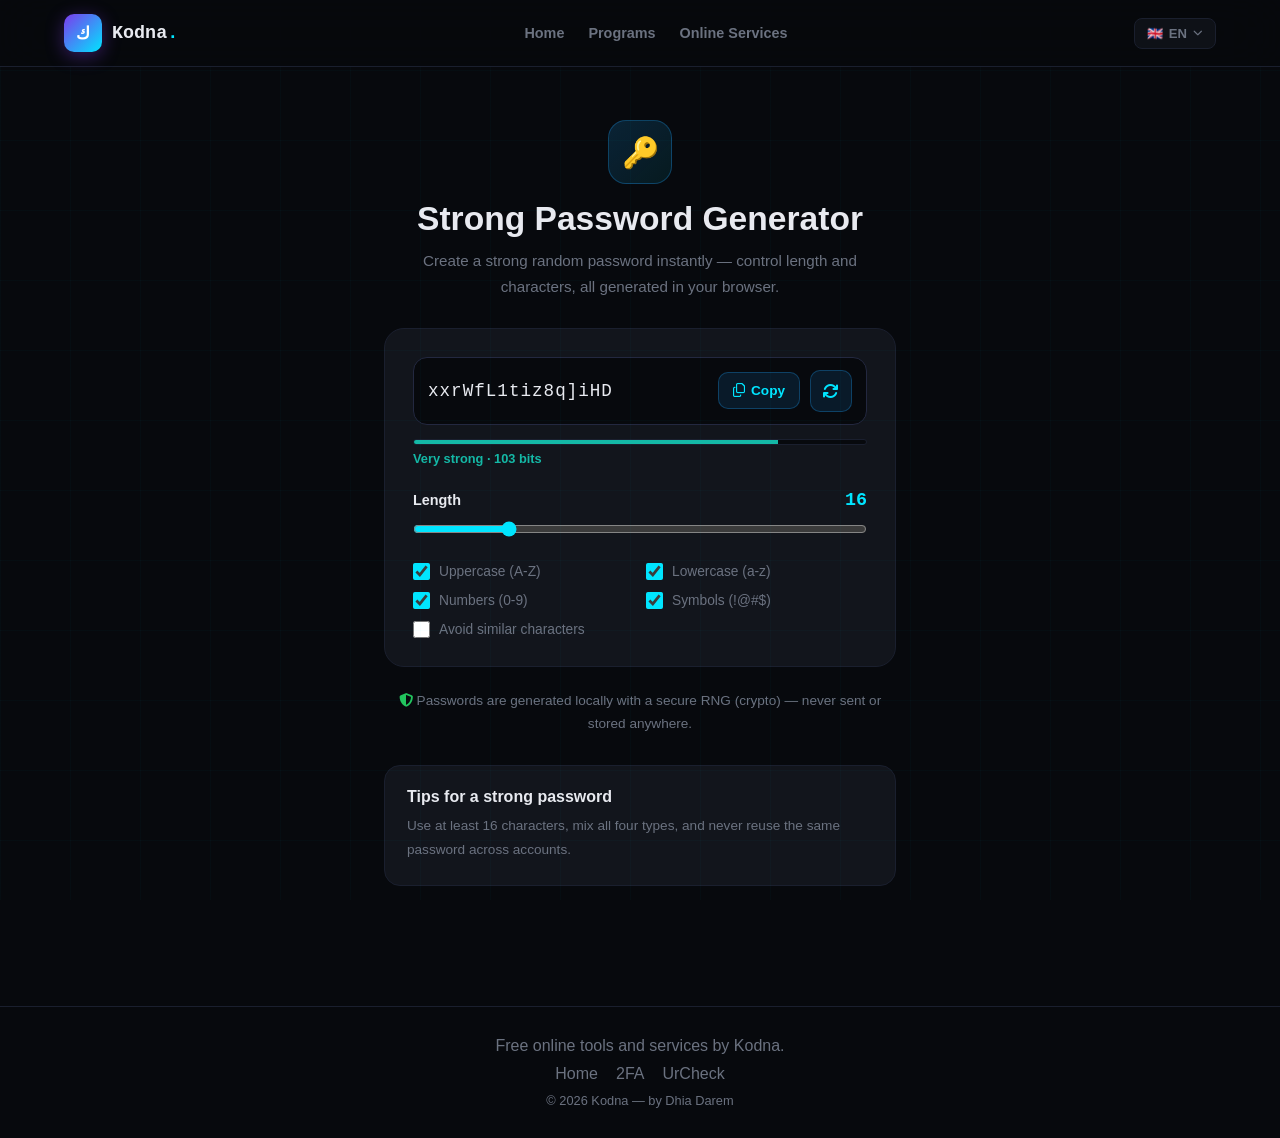
<file: password.html>
<!DOCTYPE html>
<html lang="ar" dir="rtl" id="htmlRoot">
<head>
<meta charset="UTF-8">
<meta name="viewport" content="width=device-width, initial-scale=1.0">
<meta name="theme-color" content="#07090d">
<meta http-equiv="X-Content-Type-Options" content="nosniff">
<meta http-equiv="Content-Security-Policy" content="default-src 'self'; script-src 'self' 'unsafe-inline'; style-src 'self' 'unsafe-inline' https://fonts.googleapis.com https://cdnjs.cloudflare.com; font-src 'self' https://fonts.gstatic.com https://cdnjs.cloudflare.com data:; img-src 'self' data: https:; connect-src 'self';">
<title>مولّد كلمات مرور قوية أونلاين | Strong Password Generator · Kodna</title>
<meta name="description" content="مولّد كلمات مرور قوية وعشوائية أونلاين ومجاناً — تحكّم بالطول والأحرف والرموز، يعمل داخل متصفحك بأمان. Free online strong random password generator by Kodna.">
<meta name="keywords" content="مولد كلمات مرور,كلمة سر قوية,باسورد قوي,password generator,random password,strong password,Kodna">
<meta name="robots" content="index,follow,max-image-preview:large">
<link rel="canonical" href="https://kodna.org/password.html">
<meta property="og:type" content="website">
<meta property="og:title" content="Strong Password Generator · Kodna">
<meta property="og:description" content="مولّد كلمات مرور قوية يعمل داخل متصفحك. Free online strong password generator.">
<meta property="og:site_name" content="Kodna">
<link rel="icon" type="image/png" href="urcheck_icon_512.png">
<link rel="preconnect" href="https://fonts.googleapis.com">
<link rel="preconnect" href="https://fonts.gstatic.com" crossorigin>
<link rel="stylesheet" href="https://cdnjs.cloudflare.com/ajax/libs/font-awesome/6.5.0/css/all.min.css" crossorigin="anonymous" referrerpolicy="no-referrer">
<link href="https://fonts.googleapis.com/css2?family=Cairo:wght@400;600;700;900&family=Plus+Jakarta+Sans:wght@400;600;700;800;900&family=Space+Mono:wght@400;700&display=swap" rel="stylesheet">
<style>

/* ═══════════════════════════════════════════
   DESIGN TOKENS
═══════════════════════════════════════════ */
:root{
  --bg:#07090d;--surface:#0e1117;--card:#12151c;
  --accent:#00e5ff;--accent2:#7c3aed;
  --text:#e8eaf0;--muted:#6b7280;
  --border:#1a1f2e;--border2:#232840;
  --r:14px;--r-lg:22px;
}

/* ═══════════════════════════════════════════
   BASE
═══════════════════════════════════════════ */
*,*::before,*::after{margin:0;padding:0;box-sizing:border-box}
html{scroll-behavior:smooth;-webkit-text-size-adjust:100%}
body{
  background:var(--bg);color:var(--text);
  font-family:'Plus Jakarta Sans','Cairo',sans-serif;
  overflow-x:hidden;-webkit-font-smoothing:antialiased;
}
body.lang-ar,body.lang-ku{font-family:'Cairo',sans-serif}
a{text-decoration:none;color:inherit}
button{cursor:pointer;font-family:inherit}
section{position:relative;z-index:1}

/* ═══════════════════════════════════════════
   AMBIENT
═══════════════════════════════════════════ */
.grid-bg{
  position:fixed;inset:0;z-index:0;pointer-events:none;
  background-image:linear-gradient(rgba(0,229,255,.025) 1px,transparent 1px),
                   linear-gradient(90deg,rgba(0,229,255,.025) 1px,transparent 1px);
  background-size:70px 70px;animation:gridMove 25s linear infinite;
}
@keyframes gridMove{to{background-position:70px 70px}}
.blob{position:fixed;border-radius:50%;filter:blur(140px);pointer-events:none;z-index:0}
.blob1{width:600px;height:600px;background:rgba(124,58,237,.1);top:-200px;left:-150px;animation:bf 14s ease-in-out infinite}
.blob2{width:500px;height:500px;background:rgba(0,229,255,.07);bottom:-150px;right:-100px;animation:bf 18s ease-in-out infinite reverse}
@keyframes bf{0%,100%{transform:translate(0,0)}50%{transform:translate(30px,30px)}}

/* ═══════════════════════════════════════════
   NAV
═══════════════════════════════════════════ */
nav{
  position:fixed;top:0;width:100%;z-index:1000;
  padding:14px 5%;display:flex;align-items:center;justify-content:space-between;gap:16px;
  background:rgba(7,9,13,.92);backdrop-filter:blur(28px);
  border-bottom:1px solid var(--border);
}
.nav-brand{display:flex;align-items:center;gap:10px;text-decoration:none;flex-shrink:0}
.brand-icon{
  width:38px;height:38px;
  background:linear-gradient(135deg,var(--accent2),var(--accent));
  border-radius:10px;display:flex;align-items:center;justify-content:center;
  font-size:17px;font-weight:900;flex-shrink:0;
  box-shadow:0 4px 18px rgba(124,58,237,.4);font-family:'Cairo',sans-serif;color:#fff;
}
.brand-text{font-family:'Space Mono',monospace;font-size:1.15rem;font-weight:700;color:var(--text)}
.brand-text span{color:var(--accent)}
.nav-center{display:flex;gap:24px;list-style:none}
.nav-center a{color:var(--muted);font-size:.9rem;font-weight:600;transition:color .2s}
.nav-center a:hover{color:var(--accent)}
.nav-actions{display:flex;gap:10px;align-items:center}
.btn-nav{padding:8px 18px;border-radius:8px;font-weight:700;font-size:.85rem;transition:all .2s;cursor:pointer;border:none;white-space:nowrap;text-decoration:none;display:inline-flex;align-items:center}
.btn-nav.ghost{background:transparent;color:var(--muted);border:1px solid var(--border)}
.btn-nav.ghost:hover{border-color:var(--accent);color:var(--accent)}
.btn-nav.fill{background:linear-gradient(135deg,var(--accent2),var(--accent));color:#fff}
.btn-nav.fill:hover{transform:translateY(-2px);box-shadow:0 6px 20px rgba(124,58,237,.4)}

/* Lang Switcher */
.lang-sw{position:relative}
.lang-btn{
  display:flex;align-items:center;gap:6px;padding:7px 12px;border-radius:8px;
  background:var(--surface);border:1px solid var(--border);
  color:var(--muted);font-size:.82rem;font-weight:600;transition:all .2s;
}
.lang-btn:hover{border-color:var(--accent);color:var(--accent)}
.lang-btn .chev{font-size:.6rem;transition:transform .2s}
.lang-btn.open .chev{transform:rotate(180deg)}
.lang-menu{
  position:absolute;top:calc(100%+8px);right:0;
  background:var(--card);border:1px solid var(--border2);
  border-radius:var(--r);padding:6px;min-width:162px;
  box-shadow:0 20px 50px rgba(0,0,0,.6);
  display:none;flex-direction:column;gap:2px;z-index:500;
}
html[dir=ltr] .lang-menu{right:0;left:auto}
html[dir=rtl] .lang-menu{left:0;right:auto}
.lang-menu.open{display:flex}
.lang-item{
  display:flex;align-items:center;gap:9px;padding:9px 12px;
  border-radius:8px;border:none;background:transparent;
  color:var(--muted);font-size:.83rem;font-weight:600;
  text-align:right;width:100%;cursor:pointer;transition:all .15s;
}
html[dir=ltr] .lang-item{text-align:left}
.lang-item:hover{background:var(--surface);color:var(--text)}
.lang-item.active{background:rgba(0,229,255,.08);color:var(--accent);border:1px solid rgba(0,229,255,.15)}

/* Hamburger */
.hamburger{display:none;flex-direction:column;gap:5px;cursor:pointer;padding:4px;background:none;border:none}
.hamburger span{display:block;width:24px;height:2px;background:var(--text);border-radius:2px;transition:all .3s}
.hamburger.open span:nth-child(1){transform:translateY(7px) rotate(45deg)}
.hamburger.open span:nth-child(2){opacity:0}
.hamburger.open span:nth-child(3){transform:translateY(-7px) rotate(-45deg)}
.mobile-nav{
  display:none;position:fixed;top:67px;left:0;right:0;z-index:999;
  background:rgba(7,9,13,.98);backdrop-filter:blur(28px);
  border-bottom:1px solid var(--border);padding:20px 5%;flex-direction:column;gap:0;
}
.mobile-nav.open{display:flex}
.mobile-nav a{color:var(--muted);font-size:1rem;font-weight:600;padding:14px 0;border-bottom:1px solid var(--border);transition:color .2s}
.mobile-nav a:hover{color:var(--accent)}
.mobile-nav a:last-of-type{border-bottom:none}
.mob-lang-row{padding:14px 0;border-top:1px solid var(--border);display:flex;gap:7px;flex-wrap:wrap}
.mob-lang-btn{background:var(--surface);border:1px solid var(--border);border-radius:8px;padding:7px 12px;color:var(--muted);cursor:pointer;font-size:.82rem;transition:all .2s}
.mob-lang-btn:hover{border-color:var(--accent);color:var(--accent)}

/* ═══════════════════════════════════════════
   HERO
═══════════════════════════════════════════ */
.hero{
  min-height:100vh;display:flex;flex-direction:column;
  align-items:center;justify-content:center;text-align:center;
  padding:100px 5% 60px;
}
.hero-eyebrow{
  display:inline-flex;align-items:center;gap:8px;
  background:rgba(124,58,237,.1);border:1px solid rgba(124,58,237,.25);
  border-radius:100px;padding:7px 18px;
  font-family:'Space Mono',monospace;font-size:.7rem;
  color:#a78bfa;letter-spacing:2px;text-transform:uppercase;
  margin-bottom:28px;animation:fadeUp .8s ease both;
}
.eyebrow-dot{width:6px;height:6px;background:#a78bfa;border-radius:50%;animation:pulse 2s ease-in-out infinite}
@keyframes pulse{0%,100%{opacity:1;transform:scale(1)}50%{opacity:.3;transform:scale(1.5)}}
.hero-title{
  font-size:clamp(2.6rem,8vw,7rem);font-weight:900;
  line-height:1.05;letter-spacing:-1px;
  animation:fadeUp .8s .1s ease both;
}
.hero-title .k{color:var(--accent)}
.hero-title .line2{
  display:block;font-size:clamp(.95rem,2.8vw,1.85rem);
  font-weight:400;color:var(--muted);letter-spacing:0;margin-top:10px;
}
.hero-desc{
  margin-top:20px;font-size:clamp(.9rem,2vw,1.05rem);
  color:var(--muted);line-height:1.9;max-width:540px;
  animation:fadeUp .8s .2s ease both;
}
.hero-desc strong{color:var(--text)}
.hero-cta{
  display:flex;gap:12px;margin-top:36px;flex-wrap:wrap;justify-content:center;
  animation:fadeUp .8s .3s ease both;
}
.btn-hero-main{
  display:flex;align-items:center;justify-content:center;gap:10px;
  background:linear-gradient(135deg,var(--accent2),var(--accent));
  color:#fff;font-weight:700;font-size:clamp(.9rem,2vw,1rem);
  padding:14px 28px;border-radius:14px;text-decoration:none;
  box-shadow:0 8px 32px rgba(124,58,237,.35);transition:all .2s;
}
.btn-hero-main:hover{transform:translateY(-3px);box-shadow:0 14px 40px rgba(124,58,237,.5)}
.btn-hero-ghost{
  display:flex;align-items:center;justify-content:center;gap:10px;
  background:transparent;color:var(--text);font-weight:600;
  font-size:clamp(.9rem,2vw,1rem);padding:14px 24px;border-radius:14px;
  text-decoration:none;border:1px solid var(--border);transition:all .2s;
}
.btn-hero-ghost:hover{border-color:var(--accent);color:var(--accent);transform:translateY(-3px)}
.hero-stats{
  display:flex;gap:32px;margin-top:52px;flex-wrap:wrap;justify-content:center;
  animation:fadeUp .8s .45s ease both;
}
.stat{text-align:center}
.stat-num{font-family:'Space Mono',monospace;font-size:clamp(1.4rem,4vw,2rem);font-weight:700}
.stat-num span{color:var(--accent)}
.stat-label{font-size:.78rem;color:var(--muted);margin-top:4px}
.divider{height:1px;background:linear-gradient(90deg,transparent,var(--border),transparent);margin:0 5%}

/* ═══════════════════════════════════════════
   PROGRAMS
═══════════════════════════════════════════ */
.programs{padding:80px 5%}
.sec-header{margin-bottom:44px}
.sec-tag{
  display:inline-block;font-family:'Space Mono',monospace;
  font-size:.68rem;letter-spacing:3px;text-transform:uppercase;
  color:var(--accent);padding:5px 14px;
  border:1px solid rgba(0,229,255,.25);border-radius:100px;
  background:rgba(0,229,255,.06);margin-bottom:14px;
}
.sec-title{font-size:clamp(1.8rem,4vw,3rem);font-weight:900;letter-spacing:-1px;line-height:1.1}
.sec-desc{color:var(--muted);font-size:.95rem;line-height:1.8;max-width:480px;margin-top:10px}
.programs-grid{display:grid;grid-template-columns:repeat(3,1fr);gap:20px}
.prog-card{
  background:var(--card);border:1px solid var(--border);
  border-radius:18px;overflow:hidden;
  transition:transform .3s,border-color .3s,box-shadow .3s;
  text-decoration:none;color:inherit;display:block;
}
.prog-card:not(.dim):hover{transform:translateY(-6px);box-shadow:0 28px 56px rgba(0,0,0,.5)}
.prog-card.featured{border-color:rgba(0,229,255,.25);box-shadow:0 0 50px rgba(0,229,255,.1)}
.prog-card.featured:hover{border-color:rgba(0,229,255,.5)}
.prog-card.dim{opacity:.5;cursor:default}
.prog-card-top{padding:22px 22px 16px;display:flex;align-items:flex-start;justify-content:space-between;gap:12px}
.prog-icon-wrap{width:50px;height:50px;border-radius:12px;display:flex;align-items:center;justify-content:center;font-size:22px;flex-shrink:0}
.prog-card-badges{display:flex;gap:6px;flex-wrap:wrap}
.badge{font-family:'Space Mono',monospace;font-size:.6rem;padding:3px 9px;border-radius:100px;font-weight:700}
.badge.new{background:rgba(74,222,128,.12);color:#4ade80;border:1px solid rgba(74,222,128,.25)}
.badge.soon{background:rgba(251,146,60,.12);color:#fb923c;border:1px solid rgba(251,146,60,.25)}
.badge.beta{background:rgba(244,114,182,.12);color:#f472b6;border:1px solid rgba(244,114,182,.25)}
.badge.free{background:rgba(0,229,255,.1);color:var(--accent);border:1px solid rgba(0,229,255,.2)}
.prog-card-body{padding:0 22px 22px}
.prog-name{font-family:'Space Mono',monospace;font-size:.95rem;font-weight:700;margin-bottom:8px}
.prog-desc{color:var(--muted);font-size:.83rem;line-height:1.7}
.prog-card-footer{padding:13px 22px;border-top:1px solid var(--border);display:flex;align-items:center;justify-content:space-between}
.prog-tags{display:flex;gap:5px;flex-wrap:wrap}
.prog-tag{font-size:.7rem;padding:3px 8px;border-radius:6px;background:var(--surface);color:var(--muted);border:1px solid var(--border)}
.prog-arrow{color:var(--muted);transition:transform .2s,color .2s}
html[dir=rtl] .prog-card:not(.dim):hover .prog-arrow{transform:translateX(-4px);color:var(--accent)}
html[dir=ltr] .prog-card:not(.dim):hover .prog-arrow{transform:translateX(4px);color:var(--accent)}

/* ═══════════════════════════════════════════
   ABOUT
═══════════════════════════════════════════ */
.about{padding:80px 5%}
.about-inner{
  background:var(--card);border:1px solid var(--border);
  border-radius:24px;padding:52px 44px;
  display:grid;grid-template-columns:1fr 1fr;gap:56px;align-items:center;
}
.about-visual{background:var(--surface);border:1px solid var(--border);border-radius:16px;padding:28px}
.about-code{font-family:'Space Mono',monospace;font-size:.8rem;line-height:2;color:var(--muted)}
.code-line{display:flex;gap:10px}
.code-num{color:rgba(255,255,255,.1);width:20px;text-align:right;flex-shrink:0}
.c-kw{color:#a78bfa}.c-fn{color:var(--accent)}.c-str{color:#86efac}.c-op{color:var(--muted)}.c-cmt{color:rgba(255,255,255,.2)}.c-num{color:#fb923c}
.cursor{display:inline-block;width:2px;height:1em;background:var(--accent);margin-right:2px;vertical-align:middle;animation:blink 1s step-end infinite}
@keyframes blink{0%,100%{opacity:1}50%{opacity:0}}
.about-list{margin-top:22px;display:flex;flex-direction:column;gap:14px}
.about-item{display:flex;align-items:flex-start;gap:12px}
.about-item-icon{width:34px;height:34px;border-radius:8px;flex-shrink:0;display:flex;align-items:center;justify-content:center;font-size:15px}
.about-item-text h4{font-weight:700;font-size:.88rem;margin-bottom:3px}
.about-item-text p{color:var(--muted);font-size:.82rem;line-height:1.6}

/* ═══════════════════════════════════════════
   CTA
═══════════════════════════════════════════ */
.cta-section{padding:60px 5%}
.cta-inner{
  background:linear-gradient(135deg,rgba(124,58,237,.15),rgba(0,229,255,.08));
  border:1px solid rgba(124,58,237,.25);border-radius:24px;
  padding:60px 40px;text-align:center;position:relative;overflow:hidden;
}
.cta-inner::before{content:'';position:absolute;inset:0;background:radial-gradient(ellipse at 50% 0%,rgba(0,229,255,.07) 0%,transparent 70%);pointer-events:none}
.cta-title{font-size:clamp(1.5rem,4vw,2.8rem);font-weight:900;margin-bottom:14px}
.cta-desc{color:var(--muted);font-size:clamp(.88rem,2vw,1rem);max-width:440px;margin:0 auto 32px;line-height:1.8}
.cta-actions{display:flex;gap:12px;justify-content:center;flex-wrap:wrap}

/* ═══════════════════════════════════════════
   FOOTER
═══════════════════════════════════════════ */
footer{border-top:1px solid var(--border);padding:44px 5% 26px}
.footer-top{display:grid;grid-template-columns:1.8fr 1fr 1fr 1fr;gap:36px;margin-bottom:36px}
.footer-brand p{color:var(--muted);font-size:.83rem;line-height:1.7;margin-top:8px;max-width:260px}
.footer-col h5{font-weight:700;font-size:.86rem;margin-bottom:12px}
.footer-col ul{list-style:none;display:flex;flex-direction:column;gap:9px}
.footer-col ul li a{color:var(--muted);text-decoration:none;font-size:.83rem;transition:color .2s}
.footer-col ul li a:hover{color:var(--accent)}
.footer-bottom{border-top:1px solid var(--border);padding-top:20px;display:flex;align-items:center;justify-content:space-between;flex-wrap:wrap;gap:10px}
.footer-copy{color:var(--muted);font-size:.78rem}
.footer-socials{display:flex;gap:8px}
.social-btn{width:32px;height:32px;border-radius:7px;background:var(--surface);border:1px solid var(--border);display:flex;align-items:center;justify-content:center;color:var(--muted);text-decoration:none;font-size:.85rem;transition:all .2s}
.social-btn:hover{border-color:var(--accent);color:var(--accent);transform:translateY(-2px)}

/* ═══════════════════════════════════════════
   TELEGRAM MODAL
═══════════════════════════════════════════ */
.modal-overlay{
  position:fixed;inset:0;z-index:9999;
  background:rgba(0,0,0,.75);backdrop-filter:blur(12px);
  display:flex;align-items:center;justify-content:center;
  padding:20px;opacity:0;pointer-events:none;transition:opacity .3s ease;
}
.modal-overlay.active{opacity:1;pointer-events:all}
.modal-box{
  background:#12151c;border:1px solid rgba(0,229,255,.2);
  border-radius:24px;padding:40px 36px;max-width:440px;width:100%;
  position:relative;text-align:center;
  box-shadow:0 40px 80px rgba(0,0,0,.7),0 0 60px rgba(0,229,255,.1);
  transform:translateY(30px) scale(.96);
  transition:transform .35s cubic-bezier(.34,1.56,.64,1);
}
.modal-overlay.active .modal-box{transform:translateY(0) scale(1)}
.modal-close{
  position:absolute;top:16px;right:16px;
  width:32px;height:32px;border-radius:8px;
  background:rgba(255,255,255,.06);border:1px solid var(--border);
  color:var(--muted);cursor:pointer;font-size:1rem;
  display:flex;align-items:center;justify-content:center;transition:all .2s;
}
html[dir=rtl] .modal-close{right:auto;left:16px}
.modal-close:hover{background:rgba(255,255,255,.12);color:var(--text)}
.tg-icon-wrap{width:72px;height:72px;border-radius:20px;margin:0 auto 20px;background:linear-gradient(135deg,#0088cc,#00aaff);display:flex;align-items:center;justify-content:center;font-size:32px;box-shadow:0 8px 32px rgba(0,136,204,.4)}
.modal-title{font-size:1.4rem;font-weight:900;margin-bottom:8px}
.modal-desc{color:var(--muted);font-size:.9rem;line-height:1.7;margin-bottom:28px}
.modal-desc span{color:var(--text);font-weight:600}
.btn-tg-main{display:flex;align-items:center;justify-content:center;gap:10px;width:100%;background:linear-gradient(135deg,#0088cc,#00aaff);color:#fff;font-weight:700;font-size:1rem;padding:15px 28px;border-radius:13px;text-decoration:none;box-shadow:0 8px 28px rgba(0,136,204,.35);transition:transform .2s,box-shadow .2s}
.btn-tg-main:hover{transform:translateY(-3px);box-shadow:0 14px 36px rgba(0,136,204,.5)}
.modal-note{margin-top:16px;font-size:.78rem;color:var(--muted)}
.modal-note a{color:var(--accent);text-decoration:none}
.modal-divider{height:1px;background:var(--border);margin:20px 0}
.modal-alt{display:flex;flex-direction:column;gap:10px}
.modal-alt-title{font-size:.8rem;color:var(--muted);text-align:center;margin-bottom:4px}
.btn-tg-alt{display:flex;align-items:center;justify-content:center;gap:8px;background:transparent;color:var(--text);font-weight:600;font-size:.88rem;padding:12px 20px;border-radius:10px;text-decoration:none;border:1px solid var(--border);transition:all .2s}
.btn-tg-alt:hover{border-color:rgba(0,136,204,.5);color:#00aaff;transform:translateY(-2px)}

/* ═══════════════════════════════════════════
   ANIMATIONS
═══════════════════════════════════════════ */
@keyframes fadeUp{from{opacity:0;transform:translateY(26px)}to{opacity:1;transform:translateY(0)}}
.rev{opacity:0;transform:translateY(24px);transition:opacity .65s ease,transform .65s ease}
.rev.vis{opacity:1;transform:translateY(0)}

/* ═══════════════════════════════════════════
   RESPONSIVE
═══════════════════════════════════════════ */
@media(max-width:1024px){
  .programs-grid{grid-template-columns:repeat(2,1fr)}
  .btn-nav.ghost{display:none}
  .about-inner{gap:40px;padding:40px 32px}
  .footer-top{grid-template-columns:1fr 1fr;gap:28px}
  .footer-brand{grid-column:1/-1}
}
@media(max-width:768px){
  .nav-center,.nav-actions{display:none}
  .hamburger{display:flex}
  .hero{padding:88px 5% 48px}
  .hero-stats{gap:20px}
  .programs{padding:60px 5%}
  .programs-grid{grid-template-columns:repeat(2,1fr)}
  .about-inner{grid-template-columns:1fr;gap:32px;padding:32px 24px}
  .cta-inner{padding:44px 28px}
  .footer-top{grid-template-columns:1fr 1fr}
  /* Keep lang-sw visible */
  .lang-sw{display:block!important}
}
@media(max-width:520px){
  nav{padding:12px 4%;gap:8px}
  .brand-text{font-size:1rem}
  .hero{padding:78px 4% 40px}
  .hero-eyebrow{font-size:.62rem;padding:6px 12px}
  .hero-cta{flex-direction:column;align-items:center;max-width:320px;margin-left:auto;margin-right:auto}
  .btn-hero-main,.btn-hero-ghost{width:100%;justify-content:center}
  .hero-stats{gap:14px}
  .stat{min-width:70px}
  .programs{padding:48px 4%}
  .programs-grid{grid-template-columns:1fr}
  .about{padding:48px 4%}
  .about-inner{padding:22px 16px}
  .cta-section{padding:40px 4%}
  .cta-inner{padding:32px 16px}
  .cta-actions{flex-direction:column;align-items:stretch}
  footer{padding:36px 4% 22px}
  .footer-top{grid-template-columns:1fr;gap:22px}
  .footer-bottom{flex-direction:column;align-items:flex-start}
}
@media(max-width:380px){
  .hero-title{font-size:2.2rem;letter-spacing:-.5px}
  .hero-title .line2{font-size:.82rem}
  .brand-text{font-size:.88rem}
  .hero-stats{gap:8px}
  .stat-num{font-size:1.2rem}
}
/* RTL */
html[dir=ltr] .nav-center{flex-direction:row}
html[dir=ltr] .footer-bottom{flex-direction:row-reverse}
html[dir=ltr] .footer-col ul{align-items:flex-start}
html[dir=ltr] .about-item-text h4{text-align:left}
html[dir=ltr] .cta-inner{direction:ltr}



.tool-wrap{max-width:640px;margin:0 auto;padding:120px 5% 70px}
.tool-head{text-align:center;margin-bottom:28px}
.tool-ic{width:64px;height:64px;border-radius:18px;margin:0 auto 16px;display:flex;align-items:center;justify-content:center;font-size:30px;background:linear-gradient(135deg,rgba(29,155,240,.18),rgba(0,229,255,.08));border:1px solid rgba(29,155,240,.3)}
.tool-head h1{font-size:clamp(1.5rem,4vw,2.1rem)}
.tool-head p{color:var(--muted);margin-top:10px;font-size:.95rem;line-height:1.7}
.tool-card{background:var(--card);border:1px solid var(--border);border-radius:20px;padding:28px}
.pw-out{display:flex;align-items:center;gap:10px;background:var(--bg);border:1px solid var(--border2);border-radius:14px;padding:12px 14px}
.pw-out input{flex:1;min-width:0;background:none;border:none;color:var(--text);font-family:'Space Mono',monospace;font-size:1.1rem;letter-spacing:1px;outline:none}
.copy-btn,.regen-btn{background:rgba(29,155,240,.12);color:var(--accent);border:1px solid rgba(29,155,240,.3);border-radius:10px;cursor:pointer;font-weight:600;font-size:.85rem;display:flex;align-items:center;gap:6px;transition:all .2s}
.copy-btn{padding:10px 14px}.regen-btn{width:42px;height:42px;justify-content:center;font-size:1rem}
.copy-btn:hover,.regen-btn:hover{background:rgba(29,155,240,.2)}
.regen-btn:hover{transform:rotate(90deg)}
.copy-btn.ok{background:rgba(34,197,94,.18);color:#22c55e;border-color:rgba(34,197,94,.4)}
.pw-strength{height:6px;background:var(--bg);border:1px solid var(--border);border-radius:6px;overflow:hidden;margin-top:14px}
.pw-strength-fill{height:100%;width:0;transition:width .3s,background .3s}
.str-label{font-size:.8rem;margin-top:6px;font-weight:700;text-align:start}
.opt-row{display:flex;justify-content:space-between;align-items:center;margin-top:24px;font-weight:700;font-size:.9rem}
.opt-row #lenVal{font-family:'Space Mono',monospace;color:var(--accent);font-size:1.15rem}
input[type=range]{width:100%;margin-top:10px;accent-color:var(--accent)}
.checks{display:grid;grid-template-columns:1fr 1fr;gap:12px;margin-top:22px}
.chk{display:flex;align-items:center;gap:9px;font-size:.86rem;color:var(--muted);cursor:pointer}
.chk input{width:17px;height:17px;accent-color:var(--accent);cursor:pointer}
.tool-note{text-align:center;color:var(--muted);font-size:.85rem;margin:22px auto 0;max-width:520px;line-height:1.7}
.tool-note i{color:#22c55e}
.tool-how{margin-top:30px;background:var(--card);border:1px solid var(--border);border-radius:16px;padding:22px}
.tool-how h3{font-size:1rem;margin-bottom:8px}.tool-how p{color:var(--muted);font-size:.85rem;line-height:1.8}
.uc-foot{border-top:1px solid var(--border);margin-top:50px;padding:30px 5%;text-align:center;color:var(--muted)}
.uc-foot a{color:var(--muted)}.uc-foot a:hover{color:var(--accent)}
.uc-foot .fl{display:flex;gap:18px;justify-content:center;margin:10px 0;flex-wrap:wrap}
@media(max-width:480px){.checks{grid-template-columns:1fr}}

</style>
</head>
<body class="lang-ar">
<div class="grid-bg" aria-hidden="true"></div>

<nav role="navigation" aria-label="Main navigation">
  <a class="nav-brand" href="index.html" aria-label="Kodna home">
    <div class="brand-icon" aria-hidden="true">ك</div>
    <span class="brand-text">Kodna<span>.</span></span>
  </a>
  <ul class="nav-center" aria-label="Site sections">
    <li><a href="index.html" data-i18n="nav_home">الرئيسية</a></li>
    <li><a href="index.html#programs" data-i18n="nav_programs">البرامج</a></li>
    <li><a href="index.html#online" data-i18n="nav_tools">خدمات أون لاين</a></li>
  </ul>
  <div class="nav-actions">
    <div class="lang-sw" id="langSw">
      <button class="lang-btn" id="langBtn" onclick="toggleLangMenu()" aria-label="Change language" aria-haspopup="true">
        <span id="langFlag">🇮🇶</span><span id="langCode">AR</span>
        <i class="fa-solid fa-chevron-down chev" id="langChev"></i>
      </button>
      <div class="lang-menu" id="langMenu" role="menu">
        <button class="lang-item" onclick="setLang('ar')" data-lang="ar" role="menuitem">🇮🇶 العربية</button>
        <button class="lang-item" onclick="setLang('en')" data-lang="en" role="menuitem">🇬🇧 English</button>
        <button class="lang-item" onclick="setLang('ku')" data-lang="ku" role="menuitem">🏔️ کوردی</button>
        <button class="lang-item" onclick="setLang('zh')" data-lang="zh" role="menuitem">🇨🇳 中文</button>
        <button class="lang-item" onclick="setLang('es')" data-lang="es" role="menuitem">🇪🇸 Español</button>
        <button class="lang-item" onclick="setLang('ru')" data-lang="ru" role="menuitem">🇷🇺 Русский</button>
      </div>
    </div>
  </div>
  <button class="hamburger" id="hamburger" onclick="toggleMenu()" aria-label="Toggle menu" aria-expanded="false">
    <span></span><span></span><span></span>
  </button>
</nav>
<div class="mobile-nav" id="mobileNav" role="navigation">
  <a href="index.html" onclick="toggleMenu()" data-i18n="mobile_home">🏠 الرئيسية</a>
  <a href="index.html#programs" onclick="toggleMenu()" data-i18n="mobile_programs">📦 البرامج</a>
  <a href="index.html#online" onclick="toggleMenu()" data-i18n="mobile_tools">🛠 خدمات أون لاين</a>
  <div class="mob-lang-row">
    <button class="mob-lang-btn" onclick="setLang('ar');toggleMenu()">🇮🇶 AR</button>
    <button class="mob-lang-btn" onclick="setLang('en');toggleMenu()">🇬🇧 EN</button>
    <button class="mob-lang-btn" onclick="setLang('ku');toggleMenu()">🏔️ KU</button>
    <button class="mob-lang-btn" onclick="setLang('zh');toggleMenu()">🇨🇳 ZH</button>
    <button class="mob-lang-btn" onclick="setLang('es');toggleMenu()">🇪🇸 ES</button>
    <button class="mob-lang-btn" onclick="setLang('ru');toggleMenu()">🇷🇺 RU</button>
  </div>
</div>

<main class="tool-wrap">
  <div class="tool-head">
    <div class="tool-ic">🔑</div>
    <h1 data-i18n="t_title">مولّد كلمات مرور قوية</h1>
    <p data-i18n="t_sub">أنشئ كلمة مرور عشوائية قوية فوراً داخل متصفحك.</p>
  </div>
  <div class="tool-card">
    <div class="pw-out">
      <input id="pw" readonly value="" aria-label="password">
      <button class="copy-btn" id="copyBtn" onclick="copyPw()"><i class="fa-regular fa-copy"></i> <span id="copyTxt" data-i18n="copy">نسخ</span></button>
      <button class="regen-btn" onclick="gen()" aria-label="regenerate"><i class="fa-solid fa-arrows-rotate"></i></button>
    </div>
    <div class="pw-strength"><div class="pw-strength-fill" id="strFill"></div></div>
    <div class="str-label" id="strLabel"></div>
    <div class="opt-row"><span data-i18n="length_label">الطول</span><span id="lenVal">16</span></div>
    <input type="range" id="len" min="4" max="64" value="16" oninput="document.getElementById('lenVal').textContent=this.value;gen()">
    <div class="checks">
      <label class="chk"><input type="checkbox" id="upper" checked onchange="gen()"> <span data-i18n="opt_upper">أحرف كبيرة (A-Z)</span></label>
      <label class="chk"><input type="checkbox" id="lower" checked onchange="gen()"> <span data-i18n="opt_lower">أحرف صغيرة (a-z)</span></label>
      <label class="chk"><input type="checkbox" id="nums" checked onchange="gen()"> <span data-i18n="opt_nums">أرقام (0-9)</span></label>
      <label class="chk"><input type="checkbox" id="syms" checked onchange="gen()"> <span data-i18n="opt_syms">رموز (!@#$)</span></label>
      <label class="chk"><input type="checkbox" id="noamb" onchange="gen()"> <span data-i18n="opt_noamb">تجنّب الأحرف المتشابهة</span></label>
    </div>
  </div>
  <p class="tool-note"><i class="fa-solid fa-shield-halved"></i> <span data-i18n="privacy_note">تُولَّد كلمة المرور داخل متصفحك فقط.</span></p>
  <div class="tool-how">
    <h3 data-i18n="how_title">نصائح لكلمة مرور قوية</h3>
    <p data-i18n="how_body">استخدم 16 حرفاً على الأقل واخلط الأنواع.</p>
  </div>
</main>

<footer class="uc-foot">
  <p data-i18n="foot_tag">أدوات وخدمات أون لاين مجانية من كودنا.</p>
  <div class="fl">
    <a href="index.html" data-i18n="nav_home">الرئيسية</a>
    <a href="2fa.html">2FA</a>
    <a href="urcheck.html">UrCheck</a>
  </div>
  <p style="font-size:.8rem" data-i18n="foot_copy">© 2026 كودنا — تطوير ضياء دارم</p>
</footer>

<script>
const T = {"ar": {"dir": "rtl", "flag": "🇮🇶", "code": "AR", "nav_home": "الرئيسية", "nav_programs": "البرامج", "nav_tools": "خدمات أون لاين", "t_title": "مولّد كلمات مرور قوية", "t_sub": "أنشئ كلمة مرور عشوائية قوية فوراً — تحكّم بالطول والرموز، وكلها تُولَّد داخل متصفحك.", "length_label": "الطول", "opt_upper": "أحرف كبيرة (A-Z)", "opt_lower": "أحرف صغيرة (a-z)", "opt_nums": "أرقام (0-9)", "opt_syms": "رموز (!@#$)", "opt_noamb": "تجنّب الأحرف المتشابهة", "copy": "نسخ", "copied": "تم النسخ ✓", "str_weak": "ضعيفة", "str_fair": "مقبولة", "str_strong": "قوية", "str_vstrong": "قوية جداً", "str_pick": "اختر نوع حرف واحد على الأقل", "privacy_note": "تُولَّد كلمة المرور عشوائياً داخل متصفحك بمولّد آمن (crypto) — لا تُرسل ولا تُحفظ في أي مكان.", "how_title": "نصائح لكلمة مرور قوية", "how_body": "استخدم 16 حرفاً على الأقل، اخلط الأنواع الأربعة، ولا تُعِد استخدام نفس كلمة المرور لأكثر من حساب.", "mobile_home": "🏠 الرئيسية", "mobile_programs": "📦 البرامج", "mobile_tools": "🛠 خدمات أون لاين", "foot_tag": "أدوات وخدمات أون لاين مجانية من كودنا.", "foot_copy": "© 2026 كودنا — تطوير ضياء دارم"}, "en": {"dir": "ltr", "flag": "🇬🇧", "code": "EN", "nav_home": "Home", "nav_programs": "Programs", "nav_tools": "Online Services", "t_title": "Strong Password Generator", "t_sub": "Create a strong random password instantly — control length and characters, all generated in your browser.", "length_label": "Length", "opt_upper": "Uppercase (A-Z)", "opt_lower": "Lowercase (a-z)", "opt_nums": "Numbers (0-9)", "opt_syms": "Symbols (!@#$)", "opt_noamb": "Avoid similar characters", "copy": "Copy", "copied": "Copied ✓", "str_weak": "Weak", "str_fair": "Fair", "str_strong": "Strong", "str_vstrong": "Very strong", "str_pick": "Select at least one character type", "privacy_note": "Passwords are generated locally with a secure RNG (crypto) — never sent or stored anywhere.", "how_title": "Tips for a strong password", "how_body": "Use at least 16 characters, mix all four types, and never reuse the same password across accounts.", "mobile_home": "🏠 Home", "mobile_programs": "📦 Programs", "mobile_tools": "🛠 Online Services", "foot_tag": "Free online tools and services by Kodna.", "foot_copy": "© 2026 Kodna — by Dhia Darem"}, "ku": {"dir": "rtl", "flag": "🏔️", "code": "KU", "nav_home": "سەرەکی", "nav_programs": "بەرنامەکان", "nav_tools": "خزمەتگوزاری ئۆنڵاین", "t_title": "دروستکەری وشەی نهێنی بەهێز", "t_sub": "دەستبەجێ وشەیەکی نهێنی بەهێز دروست بکە — درێژی و هێماکان کۆنترۆڵ بکە، هەمووی لە وێبگەڕەکەتدا.", "length_label": "درێژی", "opt_upper": "پیتی گەورە (A-Z)", "opt_lower": "پیتی بچووک (a-z)", "opt_nums": "ژمارە (0-9)", "opt_syms": "هێما (!@#$)", "opt_noamb": "دوورکەوتنەوە لە پیتە هاوشێوەکان", "copy": "لەبەرگرتنەوە", "copied": "کۆپی کرا ✓", "str_weak": "لاواز", "str_fair": "مامناوەند", "str_strong": "بەهێز", "str_vstrong": "زۆر بەهێز", "str_pick": "لانیکەم یەک جۆری پیت هەڵبژێرە", "privacy_note": "وشەی نهێنی بە ڕێکخەری ئاسایشی (crypto) لە وێبگەڕەکەتدا دروست دەکرێت — هیچ کاتێک نانێردرێت.", "how_title": "ئامۆژگاری بۆ وشەی نهێنی بەهێز", "how_body": "لانیکەم ١٦ پیت بەکاربهێنە، هەر چوار جۆرەکە تێکەڵ بکە، و هەمان وشەی نهێنی دووبارە بەکارمەهێنە.", "mobile_home": "🏠 سەرەکی", "mobile_programs": "📦 بەرنامەکان", "mobile_tools": "🛠 خزمەتگوزاری", "foot_tag": "ئامراز و خزمەتگوزاری ئۆنڵاینی بەخۆڕایی لە کۆدنا.", "foot_copy": "© 2026 کۆدنا — ضیاء دارم"}, "zh": {"dir": "ltr", "flag": "🇨🇳", "code": "ZH", "nav_home": "首页", "nav_programs": "程序", "nav_tools": "在线服务", "t_title": "强密码生成器", "t_sub": "立即生成强随机密码 — 可控制长度与字符，全部在浏览器中生成。", "length_label": "长度", "opt_upper": "大写字母 (A-Z)", "opt_lower": "小写字母 (a-z)", "opt_nums": "数字 (0-9)", "opt_syms": "符号 (!@#$)", "opt_noamb": "排除易混淆字符", "copy": "复制", "copied": "已复制 ✓", "str_weak": "弱", "str_fair": "一般", "str_strong": "强", "str_vstrong": "非常强", "str_pick": "请至少选择一种字符类型", "privacy_note": "密码使用安全随机数 (crypto) 在本地生成 — 绝不发送或存储。", "how_title": "强密码小贴士", "how_body": "至少使用 16 个字符，混合四种类型，且不要在多个账户重复使用同一密码。", "mobile_home": "🏠 首页", "mobile_programs": "📦 程序", "mobile_tools": "🛠 在线服务", "foot_tag": "Kodna 提供的免费在线工具与服务。", "foot_copy": "© 2026 Kodna — Dhia Darem"}, "es": {"dir": "ltr", "flag": "🇪🇸", "code": "ES", "nav_home": "Inicio", "nav_programs": "Programas", "nav_tools": "Servicios online", "t_title": "Generador de contraseñas seguras", "t_sub": "Crea una contraseña aleatoria fuerte al instante — controla la longitud y los caracteres, todo en tu navegador.", "length_label": "Longitud", "opt_upper": "Mayúsculas (A-Z)", "opt_lower": "Minúsculas (a-z)", "opt_nums": "Números (0-9)", "opt_syms": "Símbolos (!@#$)", "opt_noamb": "Evitar caracteres similares", "copy": "Copiar", "copied": "Copiado ✓", "str_weak": "Débil", "str_fair": "Aceptable", "str_strong": "Fuerte", "str_vstrong": "Muy fuerte", "str_pick": "Selecciona al menos un tipo de carácter", "privacy_note": "Las contraseñas se generan localmente con un RNG seguro (crypto) — nunca se envían ni se guardan.", "how_title": "Consejos para una contraseña fuerte", "how_body": "Usa al menos 16 caracteres, mezcla los cuatro tipos y nunca reutilices la misma contraseña.", "mobile_home": "🏠 Inicio", "mobile_programs": "📦 Programas", "mobile_tools": "🛠 Servicios", "foot_tag": "Herramientas y servicios online gratis de Kodna.", "foot_copy": "© 2026 Kodna — por Dhia Darem"}, "ru": {"dir": "ltr", "flag": "🇷🇺", "code": "RU", "nav_home": "Главная", "nav_programs": "Программы", "nav_tools": "Онлайн-сервисы", "t_title": "Генератор надёжных паролей", "t_sub": "Мгновенно создавайте надёжный пароль — управляйте длиной и символами, всё в браузере.", "length_label": "Длина", "opt_upper": "Прописные (A-Z)", "opt_lower": "Строчные (a-z)", "opt_nums": "Цифры (0-9)", "opt_syms": "Символы (!@#$)", "opt_noamb": "Исключить похожие символы", "copy": "Копировать", "copied": "Скопировано ✓", "str_weak": "Слабый", "str_fair": "Средний", "str_strong": "Надёжный", "str_vstrong": "Очень надёжный", "str_pick": "Выберите хотя бы один тип символов", "privacy_note": "Пароли создаются локально с помощью защищённого ГСЧ (crypto) — никуда не отправляются.", "how_title": "Советы для надёжного пароля", "how_body": "Используйте не менее 16 символов, смешивайте все четыре типа и не повторяйте пароли.", "mobile_home": "🏠 Главная", "mobile_programs": "📦 Программы", "mobile_tools": "🛠 Сервисы", "foot_tag": "Бесплатные онлайн-инструменты от Kodna.", "foot_copy": "© 2026 Kodna — Dhia Darem"}};
const KEY='kodna_lang'; let CT=T.ar;
function detectLang(){const sv=localStorage.getItem(KEY); if(sv&&T[sv])return sv;
  const bl=(navigator.language||navigator.userLanguage||'ar').toLowerCase();
  if(bl.startsWith('ar'))return 'ar'; if(bl.startsWith('ku')||bl.startsWith('ckb'))return 'ku';
  if(bl.startsWith('zh'))return 'zh'; if(bl.startsWith('es'))return 'es';
  if(bl.startsWith('ru'))return 'ru'; if(bl.startsWith('en'))return 'en'; return 'ar';}
function applyLang(lang){if(!T[lang])lang='ar'; CT=T[lang]; localStorage.setItem(KEY,lang);
  const t=T[lang], root=document.getElementById('htmlRoot');
  root.setAttribute('lang',lang); root.setAttribute('dir',t.dir); document.body.className='lang-'+lang;
  const fl=document.getElementById('langFlag'),cd=document.getElementById('langCode');
  if(fl)fl.textContent=t.flag; if(cd)cd.textContent=t.code;
  document.querySelectorAll('.lang-item').forEach(el=>el.classList.toggle('active',el.dataset.lang===lang));
  document.querySelectorAll('[data-i18n]').forEach(el=>{const k=el.dataset.i18n; if(t[k]!==undefined)el.textContent=t[k];});
  updateStrengthLabel();}
function setLang(l){applyLang(l);closeLangMenu();}
function toggleLangMenu(){const m=document.getElementById('langMenu'),b=document.getElementById('langBtn');const o=m.classList.toggle('open');b.classList.toggle('open',o);}
function closeLangMenu(){document.getElementById('langMenu')?.classList.remove('open');document.getElementById('langBtn')?.classList.remove('open');}
document.addEventListener('click',e=>{if(!document.getElementById('langSw')?.contains(e.target))closeLangMenu();});
function toggleMenu(){const h=document.getElementById('hamburger'),n=document.getElementById('mobileNav');const o=h.classList.toggle('open');n.classList.toggle('open',o);}
window.addEventListener('scroll',()=>{document.getElementById('hamburger')?.classList.remove('open');document.getElementById('mobileNav')?.classList.remove('open');},{passive:true});

/* ---- password generator ---- */
let lastBits=0;
function gen(){
  const len=+document.getElementById('len').value;
  const U='ABCDEFGHIJKLMNOPQRSTUVWXYZ',Lo='abcdefghijklmnopqrstuvwxyz',N='0123456789',S='!@#$%^&*()-_=+[]{};:,.?';
  let pool='';
  if(document.getElementById('upper').checked)pool+=U;
  if(document.getElementById('lower').checked)pool+=Lo;
  if(document.getElementById('nums').checked)pool+=N;
  if(document.getElementById('syms').checked)pool+=S;
  if(document.getElementById('noamb').checked)pool=pool.replace(/[Il1O0o]/g,'');
  const out=document.getElementById('pw');
  if(!pool){out.value=''; lastBits=-1; updateStrengthLabel(); return;}
  const arr=new Uint32Array(len); crypto.getRandomValues(arr);
  let pw=''; for(let i=0;i<len;i++) pw+=pool[arr[i]%pool.length];
  out.value=pw;
  lastBits=Math.round(len*Math.log2(pool.length));
  updateStrengthLabel();
}
function updateStrengthLabel(){
  const fill=document.getElementById('strFill'),lab=document.getElementById('strLabel');
  if(lastBits===-1){fill.style.width='0';lab.textContent=CT.str_pick;lab.style.color='#ff6b6b';return;}
  let pct=Math.min(100,lastBits/128*100), col,txt;
  if(lastBits<40){col='#ff6b6b';txt=CT.str_weak;}
  else if(lastBits<60){col='#f59e0b';txt=CT.str_fair;}
  else if(lastBits<90){col='#22c55e';txt=CT.str_strong;}
  else{col='#14b8a6';txt=CT.str_vstrong;}
  fill.style.width=pct+'%'; fill.style.background=col; lab.style.color=col;
  lab.textContent=txt+' · '+lastBits+' bits';
}
function copyPw(){const v=document.getElementById('pw').value; if(!v)return;
  navigator.clipboard&&navigator.clipboard.writeText(v);
  const b=document.getElementById('copyBtn'),tx=document.getElementById('copyTxt');
  b.classList.add('ok'); tx.textContent=CT.copied; setTimeout(()=>{b.classList.remove('ok');tx.textContent=CT.copy;},1300);}
document.addEventListener('DOMContentLoaded',()=>{ applyLang(detectLang()); gen(); });
</script>
</body>
</html>
</file>
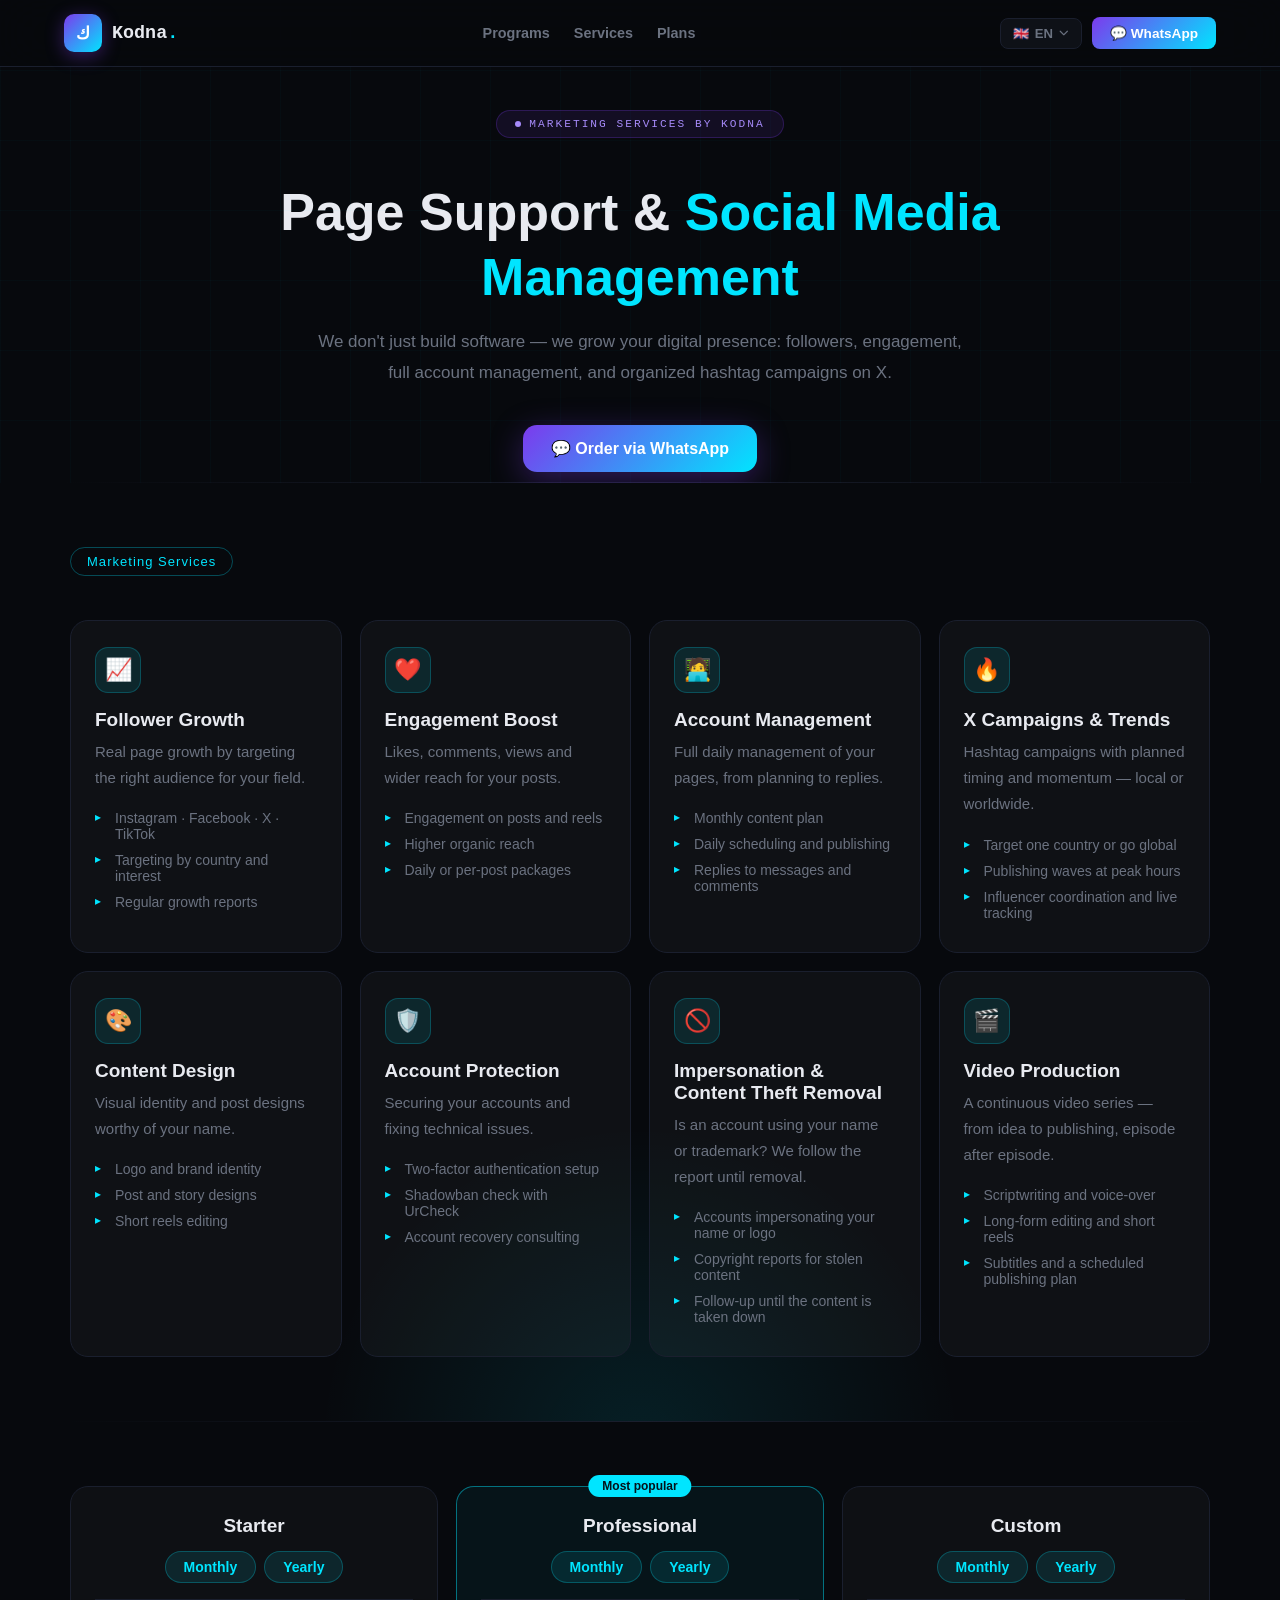
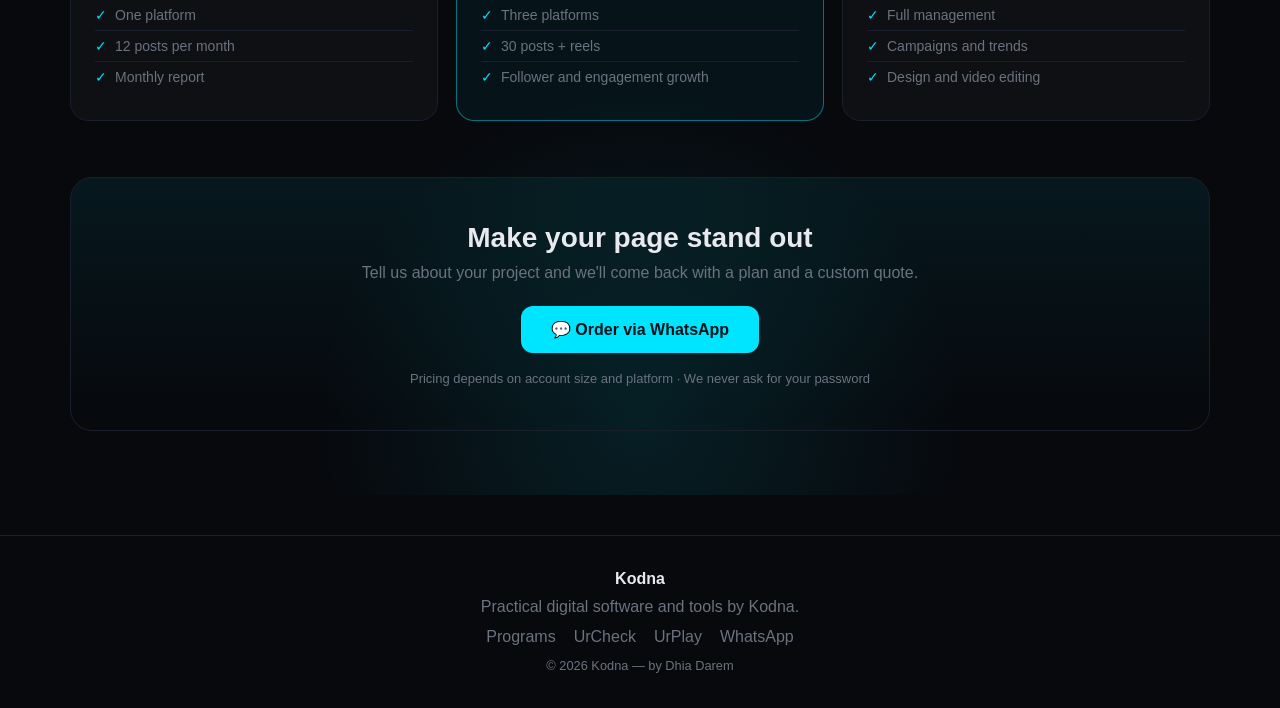
<file: social.html>
<!DOCTYPE html>
<html lang="ar" dir="rtl" id="htmlRoot">
<head>
<meta charset="UTF-8">
<meta name="viewport" content="width=device-width, initial-scale=1.0">
<meta name="theme-color" content="#07090d">
<meta http-equiv="X-Content-Type-Options" content="nosniff">
<meta http-equiv="Content-Security-Policy" content="default-src 'self'; script-src 'self' 'unsafe-inline'; style-src 'self' 'unsafe-inline' https://fonts.googleapis.com https://cdnjs.cloudflare.com; font-src 'self' https://fonts.gstatic.com https://cdnjs.cloudflare.com data:; img-src 'self' data: https:; connect-src 'self';">
<title>دعم الصفحات وإدارة السوشل ميديا | Social Media Management &amp; Growth · Kodna</title>
<meta name="description" content="خدمات كودنا للسوشل ميديا: زيادة المتابعين، رفع التفاعل، إدارة الحسابات، حملات وترندات X، تصميم المحتوى، إنتاج الفيديو، وإزالة الحسابات المنتحلة. Kodna social media growth, management, X campaigns, content design and impersonation takedown.">
<meta name="keywords" content="إدارة سوشل ميديا,زيادة متابعين,رفع تفاعل,ترندات تويتر,حملات هاشتاق,إزالة انتحال,تصميم منشورات,كودنا,social media management,follower growth,X trends,Kodna">
<meta name="author" content="Kodna / Dhia Darem">
<meta name="robots" content="index,follow,max-image-preview:large">
<link rel="canonical" href="https://kodna.org/social.html">
<meta property="og:type" content="website">
<meta property="og:url" content="https://kodna.org/social.html">
<meta property="og:title" content="دعم الصفحات وإدارة السوشل ميديا · Kodna">
<meta property="og:description" content="متابعين، تفاعل، إدارة حسابات، حملات وترندات X، تصميم وإنتاج فيديو، وإزالة الانتحال.">
<meta property="og:site_name" content="Kodna">
<meta property="og:image" content="https://kodna.org/og-kodna.png">
<meta name="twitter:card" content="summary_large_image">
<meta name="twitter:title" content="Social Media Management &amp; Growth · Kodna">
<meta name="twitter:description" content="Follower growth, engagement, account management, X campaigns, design and video production.">
<meta name="twitter:image" content="https://kodna.org/og-kodna.png">
<script type="application/ld+json">
{"@context":"https://schema.org","@type":"Service","name":"Kodna Social Media Services","serviceType":"Social media management and growth","provider":{"@type":"Organization","name":"Kodna","url":"https://kodna.org"},"areaServed":"Worldwide","availableLanguage":["ar","en","ku","zh","es","ru"]}
</script>
<link rel="preconnect" href="https://fonts.googleapis.com">
<link rel="preconnect" href="https://fonts.gstatic.com" crossorigin>
<link rel="stylesheet" href="https://cdnjs.cloudflare.com/ajax/libs/font-awesome/6.5.0/css/all.min.css" crossorigin="anonymous" referrerpolicy="no-referrer">
<link href="https://fonts.googleapis.com/css2?family=Cairo:wght@400;600;700;900&family=Plus+Jakarta+Sans:wght@400;600;700;800;900&family=Space+Mono:wght@400;700&display=swap" rel="stylesheet">
<style>


/* ═══════════════════════════════════════════
   DESIGN TOKENS
═══════════════════════════════════════════ */
:root{
  --bg:#07090d;--surface:#0e1117;--card:#12151c;
  --accent:#00e5ff;--accent2:#7c3aed;
  --text:#e8eaf0;--muted:#6b7280;
  --border:#1a1f2e;--border2:#232840;
  --r:14px;--r-lg:22px;
}

/* ═══════════════════════════════════════════
   BASE
═══════════════════════════════════════════ */
*,*::before,*::after{margin:0;padding:0;box-sizing:border-box}
html{scroll-behavior:smooth;-webkit-text-size-adjust:100%}
body{
  background:var(--bg);color:var(--text);
  font-family:'Plus Jakarta Sans','Cairo',sans-serif;
  overflow-x:hidden;-webkit-font-smoothing:antialiased;
}
body.lang-ar,body.lang-ku{font-family:'Cairo',sans-serif}
a{text-decoration:none;color:inherit}
button{cursor:pointer;font-family:inherit}
section{position:relative;z-index:1}

/* ═══════════════════════════════════════════
   AMBIENT
═══════════════════════════════════════════ */
.grid-bg{
  position:fixed;inset:0;z-index:0;pointer-events:none;
  background-image:linear-gradient(rgba(0,229,255,.025) 1px,transparent 1px),
                   linear-gradient(90deg,rgba(0,229,255,.025) 1px,transparent 1px);
  background-size:70px 70px;animation:gridMove 25s linear infinite;
}
@keyframes gridMove{to{background-position:70px 70px}}
.blob{position:fixed;border-radius:50%;filter:blur(140px);pointer-events:none;z-index:0}
.blob1{width:600px;height:600px;background:rgba(124,58,237,.1);top:-200px;left:-150px;animation:bf 14s ease-in-out infinite}
.blob2{width:500px;height:500px;background:rgba(0,229,255,.07);bottom:-150px;right:-100px;animation:bf 18s ease-in-out infinite reverse}
@keyframes bf{0%,100%{transform:translate(0,0)}50%{transform:translate(30px,30px)}}

/* ═══════════════════════════════════════════
   NAV
═══════════════════════════════════════════ */
nav{
  position:fixed;top:0;width:100%;z-index:1000;
  padding:14px 5%;display:flex;align-items:center;justify-content:space-between;gap:16px;
  background:rgba(7,9,13,.92);backdrop-filter:blur(28px);
  border-bottom:1px solid var(--border);
}
.nav-brand{display:flex;align-items:center;gap:10px;text-decoration:none;flex-shrink:0}
.brand-icon{
  width:38px;height:38px;
  background:linear-gradient(135deg,var(--accent2),var(--accent));
  border-radius:10px;display:flex;align-items:center;justify-content:center;
  font-size:17px;font-weight:900;flex-shrink:0;
  box-shadow:0 4px 18px rgba(124,58,237,.4);font-family:'Cairo',sans-serif;color:#fff;
}
.brand-text{font-family:'Space Mono',monospace;font-size:1.15rem;font-weight:700;color:var(--text)}
.brand-text span{color:var(--accent)}
.nav-center{display:flex;gap:24px;list-style:none}
.nav-center a{color:var(--muted);font-size:.9rem;font-weight:600;transition:color .2s}
.nav-center a:hover{color:var(--accent)}
.nav-actions{display:flex;gap:10px;align-items:center}
.btn-nav{padding:8px 18px;border-radius:8px;font-weight:700;font-size:.85rem;transition:all .2s;cursor:pointer;border:none;white-space:nowrap;text-decoration:none;display:inline-flex;align-items:center}
.btn-nav.ghost{background:transparent;color:var(--muted);border:1px solid var(--border)}
.btn-nav.ghost:hover{border-color:var(--accent);color:var(--accent)}
.btn-nav.fill{background:linear-gradient(135deg,var(--accent2),var(--accent));color:#fff}
.btn-nav.fill:hover{transform:translateY(-2px);box-shadow:0 6px 20px rgba(124,58,237,.4)}

/* Lang Switcher */
.lang-sw{position:relative}
.lang-btn{
  display:flex;align-items:center;gap:6px;padding:7px 12px;border-radius:8px;
  background:var(--surface);border:1px solid var(--border);
  color:var(--muted);font-size:.82rem;font-weight:600;transition:all .2s;
}
.lang-btn:hover{border-color:var(--accent);color:var(--accent)}
.lang-btn .chev{font-size:.6rem;transition:transform .2s}
.lang-btn.open .chev{transform:rotate(180deg)}
.lang-menu{
  position:absolute;top:calc(100%+8px);right:0;
  background:var(--card);border:1px solid var(--border2);
  border-radius:var(--r);padding:6px;min-width:162px;
  box-shadow:0 20px 50px rgba(0,0,0,.6);
  display:none;flex-direction:column;gap:2px;z-index:500;
}
html[dir=ltr] .lang-menu{right:0;left:auto}
html[dir=rtl] .lang-menu{left:0;right:auto}
.lang-menu.open{display:flex}
.lang-item{
  display:flex;align-items:center;gap:9px;padding:9px 12px;
  border-radius:8px;border:none;background:transparent;
  color:var(--muted);font-size:.83rem;font-weight:600;
  text-align:right;width:100%;cursor:pointer;transition:all .15s;
}
html[dir=ltr] .lang-item{text-align:left}
.lang-item:hover{background:var(--surface);color:var(--text)}
.lang-item.active{background:rgba(0,229,255,.08);color:var(--accent);border:1px solid rgba(0,229,255,.15)}

/* Hamburger */
.hamburger{display:none;flex-direction:column;gap:5px;cursor:pointer;padding:4px;background:none;border:none}
.hamburger span{display:block;width:24px;height:2px;background:var(--text);border-radius:2px;transition:all .3s}
.hamburger.open span:nth-child(1){transform:translateY(7px) rotate(45deg)}
.hamburger.open span:nth-child(2){opacity:0}
.hamburger.open span:nth-child(3){transform:translateY(-7px) rotate(-45deg)}
.mobile-nav{
  display:none;position:fixed;top:67px;left:0;right:0;z-index:999;
  background:rgba(7,9,13,.98);backdrop-filter:blur(28px);
  border-bottom:1px solid var(--border);padding:20px 5%;flex-direction:column;gap:0;
}
.mobile-nav.open{display:flex}
.mobile-nav a{color:var(--muted);font-size:1rem;font-weight:600;padding:14px 0;border-bottom:1px solid var(--border);transition:color .2s}
.mobile-nav a:hover{color:var(--accent)}
.mobile-nav a:last-of-type{border-bottom:none}
.mob-lang-row{padding:14px 0;border-top:1px solid var(--border);display:flex;gap:7px;flex-wrap:wrap}
.mob-lang-btn{background:var(--surface);border:1px solid var(--border);border-radius:8px;padding:7px 12px;color:var(--muted);cursor:pointer;font-size:.82rem;transition:all .2s}
.mob-lang-btn:hover{border-color:var(--accent);color:var(--accent)}

/* ═══════════════════════════════════════════
   HERO
═══════════════════════════════════════════ */
.hero{
  min-height:100vh;display:flex;flex-direction:column;
  align-items:center;justify-content:center;text-align:center;
  padding:100px 5% 60px;
}
.hero-eyebrow{
  display:inline-flex;align-items:center;gap:8px;
  background:rgba(124,58,237,.1);border:1px solid rgba(124,58,237,.25);
  border-radius:100px;padding:7px 18px;
  font-family:'Space Mono',monospace;font-size:.7rem;
  color:#a78bfa;letter-spacing:2px;text-transform:uppercase;
  margin-bottom:28px;animation:fadeUp .8s ease both;
}
.eyebrow-dot{width:6px;height:6px;background:#a78bfa;border-radius:50%;animation:pulse 2s ease-in-out infinite}
@keyframes pulse{0%,100%{opacity:1;transform:scale(1)}50%{opacity:.3;transform:scale(1.5)}}
.hero-title{
  font-size:clamp(2.6rem,8vw,7rem);font-weight:900;
  line-height:1.05;letter-spacing:-1px;
  animation:fadeUp .8s .1s ease both;
}
.hero-title .k{color:var(--accent)}
.hero-title .line2{
  display:block;font-size:clamp(.95rem,2.8vw,1.85rem);
  font-weight:400;color:var(--muted);letter-spacing:0;margin-top:10px;
}
.hero-desc{
  margin-top:20px;font-size:clamp(.9rem,2vw,1.05rem);
  color:var(--muted);line-height:1.9;max-width:540px;
  animation:fadeUp .8s .2s ease both;
}
.hero-desc strong{color:var(--text)}
.hero-cta{
  display:flex;gap:12px;margin-top:36px;flex-wrap:wrap;justify-content:center;
  animation:fadeUp .8s .3s ease both;
}
.btn-hero-main{
  display:flex;align-items:center;justify-content:center;gap:10px;
  background:linear-gradient(135deg,var(--accent2),var(--accent));
  color:#fff;font-weight:700;font-size:clamp(.9rem,2vw,1rem);
  padding:14px 28px;border-radius:14px;text-decoration:none;
  box-shadow:0 8px 32px rgba(124,58,237,.35);transition:all .2s;
}
.btn-hero-main:hover{transform:translateY(-3px);box-shadow:0 14px 40px rgba(124,58,237,.5)}
.btn-hero-ghost{
  display:flex;align-items:center;justify-content:center;gap:10px;
  background:transparent;color:var(--text);font-weight:600;
  font-size:clamp(.9rem,2vw,1rem);padding:14px 24px;border-radius:14px;
  text-decoration:none;border:1px solid var(--border);transition:all .2s;
}
.btn-hero-ghost:hover{border-color:var(--accent);color:var(--accent);transform:translateY(-3px)}
.hero-stats{
  display:flex;gap:32px;margin-top:52px;flex-wrap:wrap;justify-content:center;
  animation:fadeUp .8s .45s ease both;
}
.stat{text-align:center}
.stat-num{font-family:'Space Mono',monospace;font-size:clamp(1.4rem,4vw,2rem);font-weight:700}
.stat-num span{color:var(--accent)}
.stat-label{font-size:.78rem;color:var(--muted);margin-top:4px}
.divider{height:1px;background:linear-gradient(90deg,transparent,var(--border),transparent);margin:0 5%}

/* ═══════════════════════════════════════════
   PROGRAMS
═══════════════════════════════════════════ */
.programs{padding:80px 5%}
.sec-header{margin-bottom:44px}
.sec-tag{
  display:inline-block;font-family:'Space Mono',monospace;
  font-size:.68rem;letter-spacing:3px;text-transform:uppercase;
  color:var(--accent);padding:5px 14px;
  border:1px solid rgba(0,229,255,.25);border-radius:100px;
  background:rgba(0,229,255,.06);margin-bottom:14px;
}
.sec-title{font-size:clamp(1.8rem,4vw,3rem);font-weight:900;letter-spacing:-1px;line-height:1.1}
.sec-desc{color:var(--muted);font-size:.95rem;line-height:1.8;max-width:480px;margin-top:10px}
.programs-grid{display:grid;grid-template-columns:repeat(3,1fr);gap:20px}
.prog-card{
  background:var(--card);border:1px solid var(--border);
  border-radius:18px;overflow:hidden;
  transition:transform .3s,border-color .3s,box-shadow .3s;
  text-decoration:none;color:inherit;display:block;
}
.prog-card:not(.dim):hover{transform:translateY(-6px);box-shadow:0 28px 56px rgba(0,0,0,.5)}
.prog-card.featured{border-color:rgba(0,229,255,.25);box-shadow:0 0 50px rgba(0,229,255,.1)}
.prog-card.featured:hover{border-color:rgba(0,229,255,.5)}
.prog-card.dim{opacity:.5;cursor:default}
.prog-card-top{padding:22px 22px 16px;display:flex;align-items:flex-start;justify-content:space-between;gap:12px}
.prog-icon-wrap{width:50px;height:50px;border-radius:12px;display:flex;align-items:center;justify-content:center;font-size:22px;flex-shrink:0}
.prog-card-badges{display:flex;gap:6px;flex-wrap:wrap}
.badge{font-family:'Space Mono',monospace;font-size:.6rem;padding:3px 9px;border-radius:100px;font-weight:700}
.badge.new{background:rgba(74,222,128,.12);color:#4ade80;border:1px solid rgba(74,222,128,.25)}
.badge.soon{background:rgba(251,146,60,.12);color:#fb923c;border:1px solid rgba(251,146,60,.25)}
.badge.beta{background:rgba(244,114,182,.12);color:#f472b6;border:1px solid rgba(244,114,182,.25)}
.badge.free{background:rgba(0,229,255,.1);color:var(--accent);border:1px solid rgba(0,229,255,.2)}
.prog-card-body{padding:0 22px 22px}
.prog-name{font-family:'Space Mono',monospace;font-size:.95rem;font-weight:700;margin-bottom:8px}
.prog-desc{color:var(--muted);font-size:.83rem;line-height:1.7}
.prog-card-footer{padding:13px 22px;border-top:1px solid var(--border);display:flex;align-items:center;justify-content:space-between}
.prog-tags{display:flex;gap:5px;flex-wrap:wrap}
.prog-tag{font-size:.7rem;padding:3px 8px;border-radius:6px;background:var(--surface);color:var(--muted);border:1px solid var(--border)}
.prog-arrow{color:var(--muted);transition:transform .2s,color .2s}
html[dir=rtl] .prog-card:not(.dim):hover .prog-arrow{transform:translateX(-4px);color:var(--accent)}
html[dir=ltr] .prog-card:not(.dim):hover .prog-arrow{transform:translateX(4px);color:var(--accent)}

/* ═══════════════════════════════════════════
   ABOUT
═══════════════════════════════════════════ */
.about{padding:80px 5%}
.about-inner{
  background:var(--card);border:1px solid var(--border);
  border-radius:24px;padding:52px 44px;
  display:grid;grid-template-columns:1fr 1fr;gap:56px;align-items:center;
}
.about-visual{background:var(--surface);border:1px solid var(--border);border-radius:16px;padding:28px}
.about-code{font-family:'Space Mono',monospace;font-size:.8rem;line-height:2;color:var(--muted)}
.code-line{display:flex;gap:10px}
.code-num{color:rgba(255,255,255,.1);width:20px;text-align:right;flex-shrink:0}
.c-kw{color:#a78bfa}.c-fn{color:var(--accent)}.c-str{color:#86efac}.c-op{color:var(--muted)}.c-cmt{color:rgba(255,255,255,.2)}.c-num{color:#fb923c}
.cursor{display:inline-block;width:2px;height:1em;background:var(--accent);margin-right:2px;vertical-align:middle;animation:blink 1s step-end infinite}
@keyframes blink{0%,100%{opacity:1}50%{opacity:0}}
.about-list{margin-top:22px;display:flex;flex-direction:column;gap:14px}
.about-item{display:flex;align-items:flex-start;gap:12px}
.about-item-icon{width:34px;height:34px;border-radius:8px;flex-shrink:0;display:flex;align-items:center;justify-content:center;font-size:15px}
.about-item-text h4{font-weight:700;font-size:.88rem;margin-bottom:3px}
.about-item-text p{color:var(--muted);font-size:.82rem;line-height:1.6}

/* ═══════════════════════════════════════════
   CTA
═══════════════════════════════════════════ */
.cta-section{padding:60px 5%}
.cta-inner{
  background:linear-gradient(135deg,rgba(124,58,237,.15),rgba(0,229,255,.08));
  border:1px solid rgba(124,58,237,.25);border-radius:24px;
  padding:60px 40px;text-align:center;position:relative;overflow:hidden;
}
.cta-inner::before{content:'';position:absolute;inset:0;background:radial-gradient(ellipse at 50% 0%,rgba(0,229,255,.07) 0%,transparent 70%);pointer-events:none}
.cta-title{font-size:clamp(1.5rem,4vw,2.8rem);font-weight:900;margin-bottom:14px}
.cta-desc{color:var(--muted);font-size:clamp(.88rem,2vw,1rem);max-width:440px;margin:0 auto 32px;line-height:1.8}
.cta-actions{display:flex;gap:12px;justify-content:center;flex-wrap:wrap}

/* ═══════════════════════════════════════════
   FOOTER
═══════════════════════════════════════════ */
footer{border-top:1px solid var(--border);padding:44px 5% 26px}
.footer-top{display:grid;grid-template-columns:1.8fr 1fr 1fr 1fr;gap:36px;margin-bottom:36px}
.footer-brand p{color:var(--muted);font-size:.83rem;line-height:1.7;margin-top:8px;max-width:260px}
.footer-col h5{font-weight:700;font-size:.86rem;margin-bottom:12px}
.footer-col ul{list-style:none;display:flex;flex-direction:column;gap:9px}
.footer-col ul li a{color:var(--muted);text-decoration:none;font-size:.83rem;transition:color .2s}
.footer-col ul li a:hover{color:var(--accent)}
.footer-bottom{border-top:1px solid var(--border);padding-top:20px;display:flex;align-items:center;justify-content:space-between;flex-wrap:wrap;gap:10px}
.footer-copy{color:var(--muted);font-size:.78rem}
.footer-socials{display:flex;gap:8px}
.social-btn{width:32px;height:32px;border-radius:7px;background:var(--surface);border:1px solid var(--border);display:flex;align-items:center;justify-content:center;color:var(--muted);text-decoration:none;font-size:.85rem;transition:all .2s}
.social-btn:hover{border-color:var(--accent);color:var(--accent);transform:translateY(-2px)}

/* ═══════════════════════════════════════════
   TELEGRAM MODAL
═══════════════════════════════════════════ */
.modal-overlay{
  position:fixed;inset:0;z-index:9999;
  background:rgba(0,0,0,.75);backdrop-filter:blur(12px);
  display:flex;align-items:center;justify-content:center;
  padding:20px;opacity:0;pointer-events:none;transition:opacity .3s ease;
}
.modal-overlay.active{opacity:1;pointer-events:all}
.modal-box{
  background:#12151c;border:1px solid rgba(0,229,255,.2);
  border-radius:24px;padding:40px 36px;max-width:440px;width:100%;
  position:relative;text-align:center;
  box-shadow:0 40px 80px rgba(0,0,0,.7),0 0 60px rgba(0,229,255,.1);
  transform:translateY(30px) scale(.96);
  transition:transform .35s cubic-bezier(.34,1.56,.64,1);
}
.modal-overlay.active .modal-box{transform:translateY(0) scale(1)}
.modal-close{
  position:absolute;top:16px;right:16px;
  width:32px;height:32px;border-radius:8px;
  background:rgba(255,255,255,.06);border:1px solid var(--border);
  color:var(--muted);cursor:pointer;font-size:1rem;
  display:flex;align-items:center;justify-content:center;transition:all .2s;
}
html[dir=rtl] .modal-close{right:auto;left:16px}
.modal-close:hover{background:rgba(255,255,255,.12);color:var(--text)}
.tg-icon-wrap{width:72px;height:72px;border-radius:20px;margin:0 auto 20px;background:linear-gradient(135deg,#0088cc,#00aaff);display:flex;align-items:center;justify-content:center;font-size:32px;box-shadow:0 8px 32px rgba(0,136,204,.4)}
.modal-title{font-size:1.4rem;font-weight:900;margin-bottom:8px}
.modal-desc{color:var(--muted);font-size:.9rem;line-height:1.7;margin-bottom:28px}
.modal-desc span{color:var(--text);font-weight:600}
.btn-tg-main{display:flex;align-items:center;justify-content:center;gap:10px;width:100%;background:linear-gradient(135deg,#0088cc,#00aaff);color:#fff;font-weight:700;font-size:1rem;padding:15px 28px;border-radius:13px;text-decoration:none;box-shadow:0 8px 28px rgba(0,136,204,.35);transition:transform .2s,box-shadow .2s}
.btn-tg-main:hover{transform:translateY(-3px);box-shadow:0 14px 36px rgba(0,136,204,.5)}
.modal-note{margin-top:16px;font-size:.78rem;color:var(--muted)}
.modal-note a{color:var(--accent);text-decoration:none}
.modal-divider{height:1px;background:var(--border);margin:20px 0}
.modal-alt{display:flex;flex-direction:column;gap:10px}
.modal-alt-title{font-size:.8rem;color:var(--muted);text-align:center;margin-bottom:4px}
.btn-tg-alt{display:flex;align-items:center;justify-content:center;gap:8px;background:transparent;color:var(--text);font-weight:600;font-size:.88rem;padding:12px 20px;border-radius:10px;text-decoration:none;border:1px solid var(--border);transition:all .2s}
.btn-tg-alt:hover{border-color:rgba(0,136,204,.5);color:#00aaff;transform:translateY(-2px)}

/* ═══════════════════════════════════════════
   ANIMATIONS
═══════════════════════════════════════════ */
@keyframes fadeUp{from{opacity:0;transform:translateY(26px)}to{opacity:1;transform:translateY(0)}}
.rev{opacity:0;transform:translateY(24px);transition:opacity .65s ease,transform .65s ease}
.rev.vis{opacity:1;transform:translateY(0)}

/* ═══════════════════════════════════════════
   RESPONSIVE
═══════════════════════════════════════════ */
@media(max-width:1024px){
  .programs-grid{grid-template-columns:repeat(2,1fr)}
  .btn-nav.ghost{display:none}
  .about-inner{gap:40px;padding:40px 32px}
  .footer-top{grid-template-columns:1fr 1fr;gap:28px}
  .footer-brand{grid-column:1/-1}
}
@media(max-width:768px){
  .nav-center,.nav-actions{display:none}
  .hamburger{display:flex}
  .hero{padding:88px 5% 48px}
  .hero-stats{gap:20px}
  .programs{padding:60px 5%}
  .programs-grid{grid-template-columns:repeat(2,1fr)}
  .about-inner{grid-template-columns:1fr;gap:32px;padding:32px 24px}
  .cta-inner{padding:44px 28px}
  .footer-top{grid-template-columns:1fr 1fr}
  /* Keep lang-sw visible */
  .lang-sw{display:block!important}
}
@media(max-width:520px){
  nav{padding:12px 4%;gap:8px}
  .brand-text{font-size:1rem}
  .hero{padding:78px 4% 40px}
  .hero-eyebrow{font-size:.62rem;padding:6px 12px}
  .hero-cta{flex-direction:column;align-items:center;max-width:320px;margin-left:auto;margin-right:auto}
  .btn-hero-main,.btn-hero-ghost{width:100%;justify-content:center}
  .hero-stats{gap:14px}
  .stat{min-width:70px}
  .programs{padding:48px 4%}
  .programs-grid{grid-template-columns:1fr}
  .about{padding:48px 4%}
  .about-inner{padding:22px 16px}
  .cta-section{padding:40px 4%}
  .cta-inner{padding:32px 16px}
  .cta-actions{flex-direction:column;align-items:stretch}
  footer{padding:36px 4% 22px}
  .footer-top{grid-template-columns:1fr;gap:22px}
  .footer-bottom{flex-direction:column;align-items:flex-start}
}
@media(max-width:380px){
  .hero-title{font-size:2.2rem;letter-spacing:-.5px}
  .hero-title .line2{font-size:.82rem}
  .brand-text{font-size:.88rem}
  .hero-stats{gap:8px}
  .stat-num{font-size:1.2rem}
}
/* RTL */
html[dir=ltr] .nav-center{flex-direction:row}
html[dir=ltr] .footer-bottom{flex-direction:row-reverse}
html[dir=ltr] .footer-col ul{align-items:flex-start}
html[dir=ltr] .about-item-text h4{text-align:left}
html[dir=ltr] .cta-inner{direction:ltr}



/* UrCheck product page */
.uc-hero{display:grid;grid-template-columns:1fr 1.35fr;gap:52px;align-items:center;padding:120px 5% 60px;max-width:1320px;margin:0 auto}
.uc-badges{display:flex;gap:8px;margin:14px 0 18px;flex-wrap:wrap}
.uc-video{position:relative;width:100%;aspect-ratio:16/9;border-radius:18px;overflow:hidden;border:1px solid var(--border2);box-shadow:0 24px 60px rgba(0,0,0,.5);background:#000;cursor:pointer}
.uc-video iframe{position:absolute;inset:0;width:100%;height:100%;border:0}
.uc-video img{position:absolute;inset:0;width:100%;height:100%;object-fit:cover}
.uc-video .uc-play{position:absolute;top:50%;left:50%;transform:translate(-50%,-50%);width:74px;height:74px;border-radius:50%;border:none;background:rgba(29,155,240,.95);color:#fff;font-size:24px;cursor:pointer;display:flex;align-items:center;justify-content:center;box-shadow:0 10px 34px rgba(0,0,0,.55);transition:transform .2s}
.uc-video:hover .uc-play{transform:translate(-50%,-50%) scale(1.12)}
.uc-note{color:var(--muted);font-size:.8rem;margin-top:14px}
.uc-section{max-width:1200px;margin:0 auto;padding:40px 5%}
.feat-grid{display:grid;grid-template-columns:repeat(3,1fr);gap:18px;margin-top:36px}
.feat-card{background:var(--card);border:1px solid var(--border);border-radius:16px;padding:22px;transition:transform .2s,border-color .2s}
.feat-card:hover{transform:translateY(-5px);border-color:var(--accent)}
.feat-ic{width:46px;height:46px;border-radius:12px;display:flex;align-items:center;justify-content:center;font-size:22px;margin-bottom:12px;background:linear-gradient(135deg,rgba(29,155,240,.16),rgba(0,229,255,.08));border:1px solid rgba(29,155,240,.25)}
.feat-card h4{font-size:.95rem;margin-bottom:6px}
.feat-card p{color:var(--muted);font-size:.83rem;line-height:1.7}
.buy-card{max-width:560px;margin:10px auto 0;background:var(--card);border:1px solid rgba(251,191,36,.25);border-radius:20px;padding:34px;text-align:center}
.buy-price{font-family:'Space Mono',monospace;font-size:1.3rem;font-weight:700;color:#fbbf24;margin:6px 0 4px}
.uc-foot{border-top:1px solid var(--border);margin-top:40px;padding:34px 5%;text-align:center;color:var(--muted)}
.uc-foot .fb{display:flex;align-items:center;justify-content:center;gap:10px;margin-bottom:10px}
.uc-foot .fl{display:flex;gap:18px;justify-content:center;margin:12px 0;flex-wrap:wrap}
.uc-foot a{color:var(--muted)}.uc-foot a:hover{color:var(--accent)}
@media(max-width:900px){.uc-hero{grid-template-columns:1fr;gap:30px;padding:96px 5% 40px}.feat-grid{grid-template-columns:1fr 1fr}}
@media(max-width:560px){.feat-grid{grid-template-columns:1fr}}


/* ── SOCIAL SERVICES ── */
.kd-social{padding:64px 20px;background:var(--bg);color:var(--text);position:relative;overflow:hidden}
.kd-social::before{content:"";position:absolute;inset:auto 50% -40% auto;transform:translateX(50%);width:700px;height:700px;background:radial-gradient(circle,rgba(0,229,255,.10),transparent 65%);pointer-events:none}
.kd-social .kd-wrap{max-width:1140px;margin:0 auto;position:relative;z-index:1}
.kd-social .kd-eyebrow{display:inline-block;font-size:13px;letter-spacing:.08em;color:var(--accent);border:1px solid rgba(0,229,255,.3);border-radius:999px;padding:6px 16px;margin-bottom:18px}
.kd-social h2{font-size:clamp(28px,4.4vw,46px);line-height:1.25;margin:0 0 14px;font-weight:800}
.kd-social h2 span{color:var(--accent)}
.kd-social .kd-lead{color:var(--muted);font-size:17px;max-width:640px;margin:0 0 52px;line-height:1.8}
.kd-social .kd-grid{display:grid;gap:18px;grid-template-columns:repeat(auto-fit,minmax(260px,1fr))}
.kd-social .kd-card{background:rgba(255,255,255,.03);border:1px solid var(--border);border-radius:18px;padding:26px 24px;transition:.25s ease}
.kd-social .kd-card:hover{transform:translateY(-4px);border-color:rgba(0,229,255,.35);background:rgba(0,229,255,.04)}
.kd-social .kd-ico{width:46px;height:46px;display:grid;place-items:center;border-radius:13px;font-size:22px;background:rgba(0,229,255,.10);border:1px solid rgba(0,229,255,.22);margin-bottom:16px}
.kd-social .kd-card h3{margin:0 0 8px;font-size:19px;font-weight:700}
.kd-social .kd-card p{margin:0 0 14px;color:var(--muted);font-size:15px;line-height:1.75}
.kd-social .kd-card ul{margin:0;padding:0;list-style:none;font-size:14px;color:var(--muted)}
.kd-social .kd-card li{padding:5px 0;position:relative;padding-inline-start:20px}
.kd-social .kd-card li::before{content:"\25B8";position:absolute;inset-inline-start:0;color:var(--accent);font-size:12px;transform:scaleX(1)}
[dir="rtl"] .kd-social .kd-card li::before{transform:scaleX(-1)}
.kd-social .kd-plans{display:grid;gap:18px;grid-template-columns:repeat(auto-fit,minmax(250px,1fr));margin-top:56px}
.kd-social .kd-plan{background:rgba(255,255,255,.03);border:1px solid var(--border);border-radius:18px;padding:28px 24px;text-align:center}
.kd-social .kd-plan.kd-best{border-color:rgba(0,229,255,.45);background:rgba(0,229,255,.05);position:relative}
.kd-social .kd-badge{position:absolute;top:-12px;left:50%;transform:translateX(-50%);background:var(--accent);color:#04121a;font-size:12px;font-weight:800;padding:4px 14px;border-radius:999px;white-space:nowrap}
.kd-social .kd-plan h4{margin:0 0 14px;font-size:19px}
.kd-social .kd-terms{display:flex;gap:8px;justify-content:center;margin:0 0 6px;flex-wrap:wrap}
.kd-social .kd-term{font-size:14px;font-weight:700;color:var(--accent);background:rgba(0,229,255,.10);border:1px solid rgba(0,229,255,.25);border-radius:999px;padding:7px 18px}
.kd-social .kd-plan ul{list-style:none;margin:16px 0 0;padding:0;color:var(--muted);font-size:14px;text-align:start}
.kd-social .kd-plan li{padding:7px 0;position:relative;padding-inline-start:20px;border-top:1px solid var(--border)}
.kd-social .kd-plan li::before{content:"\2713";position:absolute;inset-inline-start:0;color:var(--accent)}
.kd-social .kd-cta{margin-top:56px;text-align:center;background:linear-gradient(180deg,rgba(0,229,255,.07),transparent);border:1px solid var(--border);border-radius:22px;padding:44px 24px}
.kd-social .kd-cta h3{margin:0 0 10px;font-size:clamp(20px,3vw,28px)}
.kd-social .kd-cta p{color:var(--muted);margin:0 0 24px}
.kd-social .kd-btn{display:inline-flex;align-items:center;gap:8px;background:var(--accent);color:#04121a;font-weight:800;text-decoration:none;padding:14px 30px;border-radius:12px;transition:.2s}
.kd-social .kd-btn:hover{filter:brightness(1.1);transform:translateY(-2px)}
.kd-social .kd-note{margin-top:18px;font-size:13px;color:var(--muted)}
@media(max-width:600px){.kd-social{padding:70px 16px}}
.kd-social .kd-lead{margin-inline:auto}
.kd-hero{max-width:900px;margin:0 auto;padding:110px 20px 10px;text-align:center}
.kd-hero h1{font-size:clamp(30px,5vw,52px);line-height:1.25;margin:14px 0 16px;font-weight:900}
.kd-hero h1 span{color:var(--accent)}
.kd-hero p{color:var(--muted);font-size:17px;line-height:1.85;max-width:660px;margin:0 auto 26px}
</style>
</head>
<body class="lang-ar">
<div class="grid-bg" aria-hidden="true"></div>

<nav role="navigation" aria-label="Main navigation">
  <a class="nav-brand" href="index.html" aria-label="Kodna home">
    <div class="brand-icon" aria-hidden="true">ك</div>
    <span class="brand-text">Kodna<span>.</span></span>
  </a>
  <ul class="nav-center" aria-label="Site sections">
    <li><a href="index.html#programs" data-i18n="nav_programs">البرامج</a></li>
    <li><a href="#services" data-i18n="nav_services">الخدمات</a></li>
    <li><a href="#plans" data-i18n="nav_plans">الباقات</a></li>
  </ul>
  <div class="nav-actions">
    <div class="lang-sw" id="langSw">
      <button class="lang-btn" id="langBtn" onclick="toggleLangMenu()" aria-label="Change language" aria-haspopup="true">
        <span id="langFlag">🇮🇶</span><span id="langCode">AR</span>
        <i class="fa-solid fa-chevron-down chev" id="langChev"></i>
      </button>
      <div class="lang-menu" id="langMenu" role="menu">
        <button class="lang-item" onclick="setLang('ar')" data-lang="ar" role="menuitem">🇮🇶 العربية</button>
        <button class="lang-item" onclick="setLang('en')" data-lang="en" role="menuitem">🇬🇧 English</button>
        <button class="lang-item" onclick="setLang('ku')" data-lang="ku" role="menuitem">🏔️ کوردی</button>
        <button class="lang-item" onclick="setLang('zh')" data-lang="zh" role="menuitem">🇨🇳 中文</button>
        <button class="lang-item" onclick="setLang('es')" data-lang="es" role="menuitem">🇪🇸 Español</button>
        <button class="lang-item" onclick="setLang('ru')" data-lang="ru" role="menuitem">🇷🇺 Русский</button>
      </div>
    </div>
    <a class="btn-nav fill" href="https://wa.me/9647901300262?text=%D9%85%D8%B1%D8%AD%D8%A8%D8%A7%D9%8B%D8%8C%20%D8%A3%D8%B1%D9%8A%D8%AF%20%D8%A7%D9%84%D8%A7%D8%B3%D8%AA%D9%81%D8%B3%D8%A7%D8%B1%20%D8%B9%D9%86%20%D8%AE%D8%AF%D9%85%D8%A7%D8%AA%20%D8%AF%D8%B9%D9%85%20%D8%A7%D9%84%D8%B5%D9%81%D8%AD%D8%A7%D8%AA" target="_blank" rel="noopener" data-i18n="nav_wa">💬 واتساب</a>
  </div>
  <button class="hamburger" id="hamburger" onclick="toggleMenu()" aria-label="Toggle menu" aria-expanded="false">
    <span></span><span></span><span></span>
  </button>
</nav>

<div class="mobile-nav" id="mobileNav" role="navigation">
  <a href="index.html#programs" onclick="toggleMenu()" data-i18n="mobile_programs">📦 البرامج</a>
  <a href="#services" onclick="toggleMenu()" data-i18n="mobile_services">🛠 الخدمات</a>
  <a href="#plans" onclick="toggleMenu()" data-i18n="mobile_plans">📦 الباقات</a>
  <div class="mob-lang-row">
    <button class="mob-lang-btn" onclick="setLang('ar');toggleMenu()">🇮🇶 AR</button>
    <button class="mob-lang-btn" onclick="setLang('en');toggleMenu()">🇬🇧 EN</button>
    <button class="mob-lang-btn" onclick="setLang('ku');toggleMenu()">🏔️ KU</button>
    <button class="mob-lang-btn" onclick="setLang('zh');toggleMenu()">🇨🇳 ZH</button>
    <button class="mob-lang-btn" onclick="setLang('es');toggleMenu()">🇪🇸 ES</button>
    <button class="mob-lang-btn" onclick="setLang('ru');toggleMenu()">🇷🇺 RU</button>
  </div>
</div>

<header class="kd-hero">
  <div class="hero-eyebrow" style="justify-content:center"><div class="eyebrow-dot" aria-hidden="true"></div><span data-i18n="hero_eyebrow">خدمات تسويقية من كودنا</span></div>
  <h1 data-i18n-html="soc_title">دعم الصفحات و<span>إدارة السوشل ميديا</span></h1>
  <p data-i18n="soc_desc">ما نبني برامج بس — نشتغل وياك على حضورك الرقمي: متابعين، تفاعل، إدارة كاملة لحساباتك، وحملات هاشتاق منظّمة على منصة X.</p>
  <div class="hero-cta" style="justify-content:center">
    <a class="btn-hero-main" href="https://wa.me/9647901300262?text=%D9%85%D8%B1%D8%AD%D8%A8%D8%A7%D9%8B%D8%8C%20%D8%A3%D8%B1%D9%8A%D8%AF%20%D8%A7%D9%84%D8%A7%D8%B3%D8%AA%D9%81%D8%B3%D8%A7%D8%B1%20%D8%B9%D9%86%20%D8%AE%D8%AF%D9%85%D8%A7%D8%AA%20%D8%AF%D8%B9%D9%85%20%D8%A7%D9%84%D8%B5%D9%81%D8%AD%D8%A7%D8%AA" target="_blank" rel="noopener" data-i18n="soc_wa">💬 اطلب الخدمة عبر واتساب</a>
  </div>
</header>

<div class="divider"></div>

<section class="kd-social rev" id="services" aria-label="Services">
  <div class="kd-wrap">
    <span class="kd-eyebrow" data-i18n="soc_tag">خدمات تسويقية</span>
    <div class="kd-grid" style="margin-top:26px">
      <div class="kd-card">
        <div class="kd-ico">📈</div>
        <h3 data-i18n="soc_c1t">زيادة المتابعين</h3>
        <p data-i18n="soc_c1d">نمو حقيقي للصفحة عبر استهداف الجمهور المناسب لمجالك.</p>
        <ul>
          <li data-i18n="soc_c1a">إنستغرام · فيسبوك · X · تيك توك</li>
          <li data-i18n="soc_c1b">استهداف حسب البلد والاهتمام</li>
          <li data-i18n="soc_c1c">تقرير نمو دوري</li>
        </ul>
      </div>
      <div class="kd-card">
        <div class="kd-ico">❤️</div>
        <h3 data-i18n="soc_c2t">رفع التفاعل</h3>
        <p data-i18n="soc_c2d">لايكات، تعليقات، مشاهدات ووصول أعلى لمنشوراتك.</p>
        <ul>
          <li data-i18n="soc_c2a">تفاعل على المنشورات والريلز</li>
          <li data-i18n="soc_c2b">رفع نسبة الوصول</li>
          <li data-i18n="soc_c2c">باقات يومية أو لكل منشور</li>
        </ul>
      </div>
      <div class="kd-card">
        <div class="kd-ico">🧑‍💻</div>
        <h3 data-i18n="soc_c3t">إدارة الحسابات</h3>
        <p data-i18n="soc_c3d">إدارة يومية كاملة لصفحاتك من التخطيط للنشر والرد.</p>
        <ul>
          <li data-i18n="soc_c3a">خطة محتوى شهرية</li>
          <li data-i18n="soc_c3b">جدولة ونشر يومي</li>
          <li data-i18n="soc_c3c">رد على الرسائل والتعليقات</li>
        </ul>
      </div>
      <div class="kd-card">
        <div class="kd-ico">🔥</div>
        <h3 data-i18n="soc_c4t">حملات وترندات X</h3>
        <p data-i18n="soc_c4d">حملات هاشتاق بتوقيت وزخم مدروس — محلياً أو عالمياً.</p>
        <ul>
          <li data-i18n="soc_c4a">استهداف دولة محددة أو ترند عالمي</li>
          <li data-i18n="soc_c4b">جدولة موجات النشر بتوقيت الذروة</li>
          <li data-i18n="soc_c4c">تنسيق مع مؤثرين ومتابعة الأداء</li>
        </ul>
      </div>
      <div class="kd-card">
        <div class="kd-ico">🎨</div>
        <h3 data-i18n="soc_c5t">تصميم المحتوى</h3>
        <p data-i18n="soc_c5d">هوية بصرية وتصاميم منشورات تليق باسمك.</p>
        <ul>
          <li data-i18n="soc_c5a">لوغو وهوية بصرية</li>
          <li data-i18n="soc_c5b">تصاميم منشورات وستوري</li>
          <li data-i18n="soc_c5c">مونتاج ريلز قصيرة</li>
        </ul>
      </div>
      <div class="kd-card">
        <div class="kd-ico">🛡️</div>
        <h3 data-i18n="soc_c6t">حماية الحساب</h3>
        <p data-i18n="soc_c6d">تأمين حساباتك ومعالجة المشاكل التقنية.</p>
        <ul>
          <li data-i18n="soc_c6a">تفعيل الحماية الثنائية</li>
          <li data-i18n="soc_c6b">فحص الشادوبان بأداة UrCheck</li>
          <li data-i18n="soc_c6c">استشارة استرجاع الحسابات</li>
        </ul>
      </div>
      <div class="kd-card">
        <div class="kd-ico">🚫</div>
        <h3 data-i18n="soc_c7t">إزالة الانتحال والمحتوى المسروق</h3>
        <p data-i18n="soc_c7d">حساب ينتحل اسمك أو علامتك التجارية؟ نتابع البلاغ لحد الإزالة.</p>
        <ul>
          <li data-i18n="soc_c7a">حسابات تنتحل اسمك أو لوغوك</li>
          <li data-i18n="soc_c7b">بلاغ حقوق نشر للمحتوى المسروق</li>
          <li data-i18n="soc_c7c">متابعة البلاغ حتى الإزالة</li>
        </ul>
      </div>
      <div class="kd-card">
        <div class="kd-ico">🎬</div>
        <h3 data-i18n="soc_c8t">إنتاج الفيديو</h3>
        <p data-i18n="soc_c8d">سلسلة فيديوهات متواصلة — من الفكرة للنشر، حلقة ورا حلقة.</p>
        <ul>
          <li data-i18n="soc_c8a">كتابة سكربت وتعليق صوتي</li>
          <li data-i18n="soc_c8b">مونتاج طويل وريلز قصيرة</li>
          <li data-i18n="soc_c8c">ترجمة وخطة نشر مجدولة</li>
        </ul>
      </div>
    </div>
  </div>
</section>

<div class="divider"></div>

<section class="kd-social rev" id="plans" aria-label="Plans">
  <div class="kd-wrap">
    <div class="kd-plans" style="margin-top:0">
      <div class="kd-plan">
        <h4 data-i18n="soc_p1t">البداية</h4>
        <div class="kd-terms"><span class="kd-term" data-i18n="soc_month">شهري</span><span class="kd-term" data-i18n="soc_year">سنوي</span></div>
        <ul>
          <li data-i18n="soc_p1a">منصة واحدة</li>
          <li data-i18n="soc_p1b">12 منشور شهرياً</li>
          <li data-i18n="soc_p1c">تقرير شهري</li>
        </ul>
      </div>
      <div class="kd-plan kd-best">
        <span class="kd-badge" data-i18n="soc_best">الأكثر طلباً</span>
        <h4 data-i18n="soc_p2t">الاحترافي</h4>
        <div class="kd-terms"><span class="kd-term" data-i18n="soc_month">شهري</span><span class="kd-term" data-i18n="soc_year">سنوي</span></div>
        <ul>
          <li data-i18n="soc_p2a">ثلاث منصات</li>
          <li data-i18n="soc_p2b">30 منشور + ريلز</li>
          <li data-i18n="soc_p2c">زيادة متابعين وتفاعل</li>
        </ul>
      </div>
      <div class="kd-plan">
        <h4 data-i18n="soc_p3t">حسب الطلب</h4>
        <div class="kd-terms"><span class="kd-term" data-i18n="soc_month">شهري</span><span class="kd-term" data-i18n="soc_year">سنوي</span></div>
        <ul>
          <li data-i18n="soc_p3a">إدارة كاملة</li>
          <li data-i18n="soc_p3b">حملات وترندات</li>
          <li data-i18n="soc_p3c">تصميم ومونتاج</li>
        </ul>
      </div>
    </div>

    <div class="kd-cta">
      <h3 data-i18n="soc_ctat">خلّي صفحتك تفرق</h3>
      <p data-i18n="soc_ctad">راسلنا وخبّرنا عن مشروعك، ونرجعلك بخطة وعرض سعر خاص.</p>
      <a class="kd-btn" href="https://wa.me/9647901300262?text=%D9%85%D8%B1%D8%AD%D8%A8%D8%A7%D9%8B%D8%8C%20%D8%A3%D8%B1%D9%8A%D8%AF%20%D8%A7%D9%84%D8%A7%D8%B3%D8%AA%D9%81%D8%B3%D8%A7%D8%B1%20%D8%B9%D9%86%20%D8%AE%D8%AF%D9%85%D8%A7%D8%AA%20%D8%AF%D8%B9%D9%85%20%D8%A7%D9%84%D8%B5%D9%81%D8%AD%D8%A7%D8%AA" target="_blank" rel="noopener" data-i18n="soc_wa">💬 اطلب الخدمة عبر واتساب</a>
      <div class="kd-note" data-i18n="soc_note">التسعير حسب حجم الحساب والمنصة · لا نطلب كلمة مرور حسابك</div>
    </div>
  </div>
</section>

<footer class="uc-foot">
  <div class="fb"><strong style="color:var(--text)">Kodna</strong></div>
  <p data-i18n="foot_tag">برامج وأدوات رقمية عملية من كودنا.</p>
  <div class="fl">
    <a href="index.html" data-i18n="nav_programs">البرامج</a>
    <a href="urcheck.html">UrCheck</a>
    <a href="urplay.html">UrPlay</a>
    <a href="https://wa.me/9647901300262?text=%D9%85%D8%B1%D8%AD%D8%A8%D8%A7%D9%8B%D8%8C%20%D8%A3%D8%B1%D9%8A%D8%AF%20%D8%A7%D9%84%D8%A7%D8%B3%D8%AA%D9%81%D8%B3%D8%A7%D8%B1%20%D8%B9%D9%86%20%D8%AE%D8%AF%D9%85%D8%A7%D8%AA%20%D8%AF%D8%B9%D9%85%20%D8%A7%D9%84%D8%B5%D9%81%D8%AD%D8%A7%D8%AA" target="_blank" rel="noopener">WhatsApp</a>
  </div>
  <p style="font-size:.8rem" data-i18n="foot_copy">© 2026 كودنا — تطوير ضياء دارم</p>
</footer>

<script>
const T = {"ar": {"dir": "rtl", "flag": "🇮🇶", "code": "AR", "nav_programs": "البرامج", "mobile_programs": "📦 البرامج", "foot_tag": "برامج وأدوات رقمية عملية من كودنا.", "foot_copy": "© 2026 كودنا — تطوير ضياء دارم", "nav_services": "الخدمات", "nav_plans": "الباقات", "nav_wa": "💬 واتساب", "mobile_services": "🛠 الخدمات", "mobile_plans": "📦 الباقات", "hero_eyebrow": "خدمات تسويقية من كودنا", "soc_nav": "دعم الصفحات", "soc_mnav": "📣 دعم الصفحات", "soc_tag": "خدمات تسويقية", "soc_title": "دعم الصفحات و<span>إدارة السوشل ميديا</span>", "soc_desc": "ما نبني برامج بس — نشتغل وياك على حضورك الرقمي: متابعين، تفاعل، إدارة كاملة لحساباتك، وحملات هاشتاق منظّمة على منصة X.", "soc_c1t": "زيادة المتابعين", "soc_c1d": "نمو حقيقي للصفحة عبر استهداف الجمهور المناسب لمجالك.", "soc_c1a": "إنستغرام · فيسبوك · X · تيك توك", "soc_c1b": "استهداف حسب البلد والاهتمام", "soc_c1c": "تقرير نمو دوري", "soc_c2t": "رفع التفاعل", "soc_c2d": "لايكات، تعليقات، مشاهدات ووصول أعلى لمنشوراتك.", "soc_c2a": "تفاعل على المنشورات والريلز", "soc_c2b": "رفع نسبة الوصول", "soc_c2c": "باقات يومية أو لكل منشور", "soc_c3t": "إدارة الحسابات", "soc_c3d": "إدارة يومية كاملة لصفحاتك من التخطيط للنشر والرد.", "soc_c3a": "خطة محتوى شهرية", "soc_c3b": "جدولة ونشر يومي", "soc_c3c": "رد على الرسائل والتعليقات", "soc_c4t": "حملات وترندات X", "soc_c4d": "حملات هاشتاق بتوقيت وزخم مدروس — محلياً أو عالمياً.", "soc_c4a": "استهداف دولة محددة أو ترند عالمي", "soc_c4b": "جدولة موجات النشر بتوقيت الذروة", "soc_c4c": "تنسيق مع مؤثرين ومتابعة الأداء", "soc_c5t": "تصميم المحتوى", "soc_c5d": "هوية بصرية وتصاميم منشورات تليق باسمك.", "soc_c5a": "لوغو وهوية بصرية", "soc_c5b": "تصاميم منشورات وستوري", "soc_c5c": "مونتاج ريلز قصيرة", "soc_c6t": "حماية الحساب", "soc_c6d": "تأمين حساباتك ومعالجة المشاكل التقنية.", "soc_c6a": "تفعيل الحماية الثنائية", "soc_c6b": "فحص الشادوبان بأداة UrCheck", "soc_c6c": "استشارة استرجاع الحسابات", "soc_c7t": "إزالة الانتحال والمحتوى المسروق", "soc_c7d": "حساب ينتحل اسمك أو علامتك التجارية؟ نتابع البلاغ لحد الإزالة.", "soc_c7a": "حسابات تنتحل اسمك أو لوغوك", "soc_c7b": "بلاغ حقوق نشر للمحتوى المسروق", "soc_c7c": "متابعة البلاغ حتى الإزالة", "soc_c8t": "إنتاج الفيديو", "soc_c8d": "سلسلة فيديوهات متواصلة — من الفكرة للنشر، حلقة ورا حلقة.", "soc_c8a": "كتابة سكربت وتعليق صوتي", "soc_c8b": "مونتاج طويل وريلز قصيرة", "soc_c8c": "ترجمة وخطة نشر مجدولة", "soc_p1t": "البداية", "soc_p1a": "منصة واحدة", "soc_p1b": "12 منشور شهرياً", "soc_p1c": "تقرير شهري", "soc_p2t": "الاحترافي", "soc_p2a": "ثلاث منصات", "soc_p2b": "30 منشور + ريلز", "soc_p2c": "زيادة متابعين وتفاعل", "soc_p3t": "حسب الطلب", "soc_p3a": "إدارة كاملة", "soc_p3b": "حملات وترندات", "soc_p3c": "تصميم ومونتاج", "soc_best": "الأكثر طلباً", "soc_month": "شهري", "soc_year": "سنوي", "soc_ctat": "خلّي صفحتك تفرق", "soc_ctad": "راسلنا وخبّرنا عن مشروعك، ونرجعلك بخطة وعرض سعر خاص.", "soc_wa": "💬 اطلب الخدمة عبر واتساب", "soc_note": "التسعير حسب حجم الحساب والمنصة · لا نطلب كلمة مرور حسابك"}, "en": {"dir": "ltr", "flag": "🇬🇧", "code": "EN", "nav_programs": "Programs", "mobile_programs": "📦 Programs", "foot_tag": "Practical digital software and tools by Kodna.", "foot_copy": "© 2026 Kodna — by Dhia Darem", "nav_services": "Services", "nav_plans": "Plans", "nav_wa": "💬 WhatsApp", "mobile_services": "🛠 Services", "mobile_plans": "📦 Plans", "hero_eyebrow": "Marketing services by Kodna", "soc_nav": "Social Growth", "soc_mnav": "📣 Social Growth", "soc_tag": "Marketing Services", "soc_title": "Page Support & <span>Social Media Management</span>", "soc_desc": "We don't just build software — we grow your digital presence: followers, engagement, full account management, and organized hashtag campaigns on X.", "soc_c1t": "Follower Growth", "soc_c1d": "Real page growth by targeting the right audience for your field.", "soc_c1a": "Instagram · Facebook · X · TikTok", "soc_c1b": "Targeting by country and interest", "soc_c1c": "Regular growth reports", "soc_c2t": "Engagement Boost", "soc_c2d": "Likes, comments, views and wider reach for your posts.", "soc_c2a": "Engagement on posts and reels", "soc_c2b": "Higher organic reach", "soc_c2c": "Daily or per-post packages", "soc_c3t": "Account Management", "soc_c3d": "Full daily management of your pages, from planning to replies.", "soc_c3a": "Monthly content plan", "soc_c3b": "Daily scheduling and publishing", "soc_c3c": "Replies to messages and comments", "soc_c4t": "X Campaigns & Trends", "soc_c4d": "Hashtag campaigns with planned timing and momentum — local or worldwide.", "soc_c4a": "Target one country or go global", "soc_c4b": "Publishing waves at peak hours", "soc_c4c": "Influencer coordination and live tracking", "soc_c5t": "Content Design", "soc_c5d": "Visual identity and post designs worthy of your name.", "soc_c5a": "Logo and brand identity", "soc_c5b": "Post and story designs", "soc_c5c": "Short reels editing", "soc_c6t": "Account Protection", "soc_c6d": "Securing your accounts and fixing technical issues.", "soc_c6a": "Two-factor authentication setup", "soc_c6b": "Shadowban check with UrCheck", "soc_c6c": "Account recovery consulting", "soc_c7t": "Impersonation & Content Theft Removal", "soc_c7d": "Is an account using your name or trademark? We follow the report until removal.", "soc_c7a": "Accounts impersonating your name or logo", "soc_c7b": "Copyright reports for stolen content", "soc_c7c": "Follow-up until the content is taken down", "soc_c8t": "Video Production", "soc_c8d": "A continuous video series — from idea to publishing, episode after episode.", "soc_c8a": "Scriptwriting and voice-over", "soc_c8b": "Long-form editing and short reels", "soc_c8c": "Subtitles and a scheduled publishing plan", "soc_p1t": "Starter", "soc_p1a": "One platform", "soc_p1b": "12 posts per month", "soc_p1c": "Monthly report", "soc_p2t": "Professional", "soc_p2a": "Three platforms", "soc_p2b": "30 posts + reels", "soc_p2c": "Follower and engagement growth", "soc_p3t": "Custom", "soc_p3a": "Full management", "soc_p3b": "Campaigns and trends", "soc_p3c": "Design and video editing", "soc_best": "Most popular", "soc_month": "Monthly", "soc_year": "Yearly", "soc_ctat": "Make your page stand out", "soc_ctad": "Tell us about your project and we'll come back with a plan and a custom quote.", "soc_wa": "💬 Order via WhatsApp", "soc_note": "Pricing depends on account size and platform · We never ask for your password"}, "ku": {"dir": "rtl", "flag": "🏔️", "code": "KU", "nav_programs": "بەرنامەکان", "mobile_programs": "📦 بەرنامەکان", "foot_tag": "نەرمەکاڵا و ئامرازی دیجیتاڵی پراکتیکی لە کۆدنا.", "foot_copy": "© 2026 کۆدنا — ضیاء دارم", "nav_services": "خزمەتگوزارییەکان", "nav_plans": "پاکێجەکان", "nav_wa": "💬 واتساپ", "mobile_services": "🛠 خزمەتگوزارییەکان", "mobile_plans": "📦 پاکێجەکان", "hero_eyebrow": "خزمەتگوزاری بازاڕگەری لە کۆدنا", "soc_nav": "پشتگیری پەڕەکان", "soc_mnav": "📣 پشتگیری پەڕەکان", "soc_tag": "خزمەتگوزاری بازاڕگەری", "soc_title": "پشتگیری پەڕەکان و <span>بەڕێوەبردنی سۆشیال میدیا</span>", "soc_desc": "تەنها پرۆگرام دروست ناکەین — لەگەڵت کار دەکەین بۆ گەشەی ئامادەبوونی دیجیتاڵیت: فۆڵۆوەر، کارلێک، بەڕێوەبردنی تەواوی هەژمارەکان و کەمپینی هاشتاگ لە X.", "soc_c1t": "زیادکردنی فۆڵۆوەر", "soc_c1d": "گەشەی ڕاستەقینەی پەڕە بە ئامانجگرتنی گونجاوی جەماوەر.", "soc_c1a": "ئینستاگرام · فەیسبووک · X · تیکتۆک", "soc_c1b": "ئامانجگرتن بەپێی وڵات و ئارەزوو", "soc_c1c": "ڕاپۆرتی گەشەی بەردەوام", "soc_c2t": "بەرزکردنەوەی کارلێک", "soc_c2d": "لایک، کۆمێنت، بینین و گەیشتنی زیاتر بۆ پۆستەکانت.", "soc_c2a": "کارلێک لەسەر پۆست و ڕیلز", "soc_c2b": "بەرزکردنەوەی ڕێژەی گەیشتن", "soc_c2c": "پاکێجی ڕۆژانە یان بۆ هەر پۆستێک", "soc_c3t": "بەڕێوەبردنی هەژمارەکان", "soc_c3d": "بەڕێوەبردنی ڕۆژانەی تەواو بۆ پەڕەکانت.", "soc_c3a": "پلانی ناوەڕۆکی مانگانە", "soc_c3b": "خشتەبەندی و بڵاوکردنەوەی ڕۆژانە", "soc_c3c": "وەڵامدانەوەی نامە و کۆمێنتەکان", "soc_c4t": "کەمپین و ترێندی X", "soc_c4d": "کەمپینی هاشتاگ بە کات و هێزی پلاندراو — ناوخۆیی یان جیهانی.", "soc_c4a": "ئامانجگرتنی وڵاتێک یان ترێندی جیهانی", "soc_c4b": "شەپۆلی بڵاوکردنەوە لە کاتی لووتکە", "soc_c4c": "هەماهەنگی لەگەڵ ئەفراندکاران و بەدواداچوون", "soc_c5t": "دیزاینی ناوەڕۆک", "soc_c5d": "ناسنامەی بینراو و دیزاینی پۆست کە شایستەی ناوت بێت.", "soc_c5a": "لۆگۆ و ناسنامەی بینراو", "soc_c5b": "دیزاینی پۆست و ستۆری", "soc_c5c": "مۆنتاژی ڕیلزی کورت", "soc_c6t": "پاراستنی هەژمار", "soc_c6d": "پاراستنی هەژمارەکانت و چارەسەری کێشە تەکنیکییەکان.", "soc_c6a": "چالاککردنی پاراستنی دووقۆناغی", "soc_c6b": "پشکنینی شادۆبان بە UrCheck", "soc_c6c": "ڕاوێژ بۆ گەڕاندنەوەی هەژمار", "soc_c7t": "لابردنی ناوی ساختە و ناوەڕۆکی دزراو", "soc_c7d": "هەژمارێک ناو یان مارکەکەت بەکاردەهێنێت؟ بەدوای سکاڵاکەدا دەچین تا لادەبرێت.", "soc_c7a": "هەژماری ساختە بە ناو یان لۆگۆی تۆ", "soc_c7b": "سکاڵای مافی چاپ بۆ ناوەڕۆکی دزراو", "soc_c7c": "بەدواداچوون تا لابردنی تەواو", "soc_c8t": "بەرهەمهێنانی ڤیدیۆ", "soc_c8d": "زنجیرەی ڤیدیۆی بەردەوام — لە بیرۆکەوە تا بڵاوکردنەوە.", "soc_c8a": "نووسینی سکریپت و دەنگ", "soc_c8b": "مۆنتاژی درێژ و ڕیلزی کورت", "soc_c8c": "وەرگێڕان و پلانی بڵاوکردنەوە", "soc_p1t": "دەستپێک", "soc_p1a": "یەک پلاتفۆرم", "soc_p1b": "١٢ پۆست لە مانگێکدا", "soc_p1c": "ڕاپۆرتی مانگانە", "soc_p2t": "پیشەیی", "soc_p2a": "سێ پلاتفۆرم", "soc_p2b": "٣٠ پۆست + ڕیلز", "soc_p2c": "زیادکردنی فۆڵۆوەر و کارلێک", "soc_p3t": "بەپێی داواکاری", "soc_p3a": "بەڕێوەبردنی تەواو", "soc_p3b": "کەمپین و ترێند", "soc_p3c": "دیزاین و مۆنتاژ", "soc_best": "زۆرترین داواکاری", "soc_month": "مانگانە", "soc_year": "ساڵانە", "soc_ctat": "با پەڕەکەت جیاواز بێت", "soc_ctad": "باسی پڕۆژەکەت بۆ بکە و پلان و نرخێکی تایبەتت بۆ دەنێرین.", "soc_wa": "💬 داواکاری لە ڕێگەی واتساپ", "soc_note": "نرخ بەپێی قەبارەی هەژمار و پلاتفۆرم · هەرگیز داوای وشەی نهێنی ناکەین"}, "zh": {"dir": "ltr", "flag": "🇨🇳", "code": "ZH", "nav_programs": "程序", "mobile_programs": "📦 程序", "foot_tag": "Kodna 的实用数字软件与工具。", "foot_copy": "© 2026 Kodna — Dhia Darem", "nav_services": "服务", "nav_plans": "套餐", "nav_wa": "💬 WhatsApp", "mobile_services": "🛠 服务", "mobile_plans": "📦 套餐", "hero_eyebrow": "Kodna 提供的营销服务", "soc_nav": "社交推广", "soc_mnav": "📣 社交推广", "soc_tag": "营销服务", "soc_title": "主页推广与<span>社交媒体运营</span>", "soc_desc": "我们不只是做软件——还帮你打造数字影响力：涨粉、提升互动、账号全托管，以及 X 平台的话题标签活动。", "soc_c1t": "粉丝增长", "soc_c1d": "通过精准受众定位实现真实增长。", "soc_c1a": "Instagram · Facebook · X · TikTok", "soc_c1b": "按国家和兴趣定向", "soc_c1c": "定期增长报告", "soc_c2t": "互动提升", "soc_c2d": "为你的帖子带来点赞、评论、播放与更广曝光。", "soc_c2a": "帖子与短视频互动", "soc_c2b": "提升自然触达率", "soc_c2c": "按天或按帖套餐", "soc_c3t": "账号运营", "soc_c3d": "主页的全面日常运营，从策划到回复。", "soc_c3a": "每月内容计划", "soc_c3b": "每日排期与发布", "soc_c3c": "回复私信与评论", "soc_c4t": "X 活动与热门话题", "soc_c4d": "规划时机与声量的话题活动——本地或全球。", "soc_c4a": "定向指定国家或全球热门", "soc_c4b": "高峰时段分波发布", "soc_c4c": "联动达人并实时追踪", "soc_c5t": "内容设计", "soc_c5d": "配得上你品牌的视觉形象与图文设计。", "soc_c5a": "Logo 与视觉识别", "soc_c5b": "帖子与快拍设计", "soc_c5c": "短视频剪辑", "soc_c6t": "账号安全", "soc_c6d": "保护账号并处理技术问题。", "soc_c6a": "开启两步验证", "soc_c6b": "用 UrCheck 检测限流", "soc_c6c": "账号找回咨询", "soc_c7t": "仿冒与盗用内容清除", "soc_c7d": "有账号冒用你的名称或商标？我们跟进举报直至删除。", "soc_c7a": "冒用你名称或标志的账号", "soc_c7b": "盗用内容的版权举报", "soc_c7c": "全程跟进直至下架", "soc_c8t": "视频制作", "soc_c8d": "持续更新的视频系列——从选题到发布。", "soc_c8a": "脚本撰写与配音", "soc_c8b": "长视频剪辑与短视频", "soc_c8c": "字幕与发布排期", "soc_p1t": "入门", "soc_p1a": "单一平台", "soc_p1b": "每月 12 条内容", "soc_p1c": "月度报告", "soc_p2t": "专业", "soc_p2a": "三个平台", "soc_p2b": "30 条内容 + 短视频", "soc_p2c": "涨粉与互动提升", "soc_p3t": "定制", "soc_p3a": "全面托管", "soc_p3b": "活动与热门话题", "soc_p3c": "设计与剪辑", "soc_best": "最受欢迎", "soc_month": "按月", "soc_year": "按年", "soc_ctat": "让你的主页脱颖而出", "soc_ctad": "把你的项目告诉我们，我们会回复方案与专属报价。", "soc_wa": "💬 通过 WhatsApp 下单", "soc_note": "价格视账号规模与平台而定 · 我们绝不索要你的密码"}, "es": {"dir": "ltr", "flag": "🇪🇸", "code": "ES", "nav_programs": "Programas", "mobile_programs": "📦 Programas", "foot_tag": "Software y herramientas digitales prácticas de Kodna.", "foot_copy": "© 2026 Kodna — por Dhia Darem", "nav_services": "Servicios", "nav_plans": "Planes", "nav_wa": "💬 WhatsApp", "mobile_services": "🛠 Servicios", "mobile_plans": "📦 Planes", "hero_eyebrow": "Servicios de marketing de Kodna", "soc_nav": "Redes Sociales", "soc_mnav": "📣 Redes Sociales", "soc_tag": "Servicios de marketing", "soc_title": "Impulso de páginas y <span>gestión de redes sociales</span>", "soc_desc": "No solo creamos software: hacemos crecer tu presencia digital con seguidores, interacción, gestión completa de cuentas y campañas de hashtags en X.", "soc_c1t": "Crecimiento de seguidores", "soc_c1d": "Crecimiento real de tu página con el público adecuado.", "soc_c1a": "Instagram · Facebook · X · TikTok", "soc_c1b": "Segmentación por país e intereses", "soc_c1c": "Informe de crecimiento periódico", "soc_c2t": "Más interacción", "soc_c2d": "Me gusta, comentarios, visualizaciones y mayor alcance.", "soc_c2a": "Interacción en publicaciones y reels", "soc_c2b": "Mayor alcance orgánico", "soc_c2c": "Paquetes diarios o por publicación", "soc_c3t": "Gestión de cuentas", "soc_c3d": "Gestión diaria completa de tus páginas, del plan a las respuestas.", "soc_c3a": "Plan de contenido mensual", "soc_c3b": "Programación y publicación diaria", "soc_c3c": "Respuesta a mensajes y comentarios", "soc_c4t": "Campañas y tendencias en X", "soc_c4d": "Campañas de hashtags con timing y volumen planificados, locales o globales.", "soc_c4a": "Un país concreto o tendencia global", "soc_c4b": "Oleadas de publicación en hora punta", "soc_c4c": "Coordinación con influencers y seguimiento", "soc_c5t": "Diseño de contenido", "soc_c5d": "Identidad visual y diseños a la altura de tu marca.", "soc_c5a": "Logo e identidad visual", "soc_c5b": "Diseños de publicaciones e historias", "soc_c5c": "Edición de reels cortos", "soc_c6t": "Protección de la cuenta", "soc_c6d": "Aseguramos tus cuentas y resolvemos problemas técnicos.", "soc_c6a": "Activación de verificación en dos pasos", "soc_c6b": "Chequeo de shadowban con UrCheck", "soc_c6c": "Asesoría para recuperar cuentas", "soc_c7t": "Retirada de suplantaciones y contenido robado", "soc_c7d": "¿Alguien usa tu nombre o tu marca? Damos seguimiento hasta la retirada.", "soc_c7a": "Cuentas que suplantan tu nombre o logo", "soc_c7b": "Reclamaciones de derechos de autor", "soc_c7c": "Seguimiento hasta la eliminación", "soc_c8t": "Producción de vídeo", "soc_c8d": "Una serie de vídeos continua: de la idea a la publicación.", "soc_c8a": "Guion y locución", "soc_c8b": "Edición larga y reels cortos", "soc_c8c": "Subtítulos y plan de publicación", "soc_p1t": "Inicial", "soc_p1a": "Una plataforma", "soc_p1b": "12 publicaciones al mes", "soc_p1c": "Informe mensual", "soc_p2t": "Profesional", "soc_p2a": "Tres plataformas", "soc_p2b": "30 publicaciones + reels", "soc_p2c": "Crecimiento de seguidores e interacción", "soc_p3t": "A medida", "soc_p3a": "Gestión completa", "soc_p3b": "Campañas y tendencias", "soc_p3c": "Diseño y edición", "soc_best": "Más solicitado", "soc_month": "Mensual", "soc_year": "Anual", "soc_ctat": "Haz que tu página destaque", "soc_ctad": "Cuéntanos tu proyecto y te enviamos un plan y un presupuesto a medida.", "soc_wa": "💬 Solicitar por WhatsApp", "soc_note": "El precio depende del tamaño de la cuenta y la plataforma · Nunca pedimos tu contraseña"}, "ru": {"dir": "ltr", "flag": "🇷🇺", "code": "RU", "nav_programs": "Программы", "mobile_programs": "📦 Программы", "foot_tag": "Практичные цифровые программы и инструменты от Kodna.", "foot_copy": "© 2026 Kodna — Dhia Darem", "nav_services": "Услуги", "nav_plans": "Тарифы", "nav_wa": "💬 WhatsApp", "mobile_services": "🛠 Услуги", "mobile_plans": "📦 Тарифы", "hero_eyebrow": "Маркетинговые услуги от Kodna", "soc_nav": "Продвижение", "soc_mnav": "📣 Продвижение", "soc_tag": "Маркетинговые услуги", "soc_title": "Продвижение страниц и <span>ведение соцсетей</span>", "soc_desc": "Мы не только пишем программы — мы развиваем ваше присутствие в сети: подписчики, вовлечённость, полное ведение аккаунтов и хэштег-кампании в X.", "soc_c1t": "Рост подписчиков", "soc_c1d": "Реальный рост страницы за счёт точного подбора аудитории.", "soc_c1a": "Instagram · Facebook · X · TikTok", "soc_c1b": "Таргетинг по стране и интересам", "soc_c1c": "Регулярный отчёт о росте", "soc_c2t": "Рост вовлечённости", "soc_c2d": "Лайки, комментарии, просмотры и больший охват.", "soc_c2a": "Активность под постами и Reels", "soc_c2b": "Повышение охвата", "soc_c2c": "Пакеты на день или на пост", "soc_c3t": "Ведение аккаунтов", "soc_c3d": "Полное ежедневное ведение ваших страниц.", "soc_c3a": "Ежемесячный контент-план", "soc_c3b": "Ежедневный постинг по расписанию", "soc_c3c": "Ответы на сообщения и комментарии", "soc_c4t": "Кампании и тренды в X", "soc_c4d": "Хэштег-кампании с продуманным таймингом — локально или по всему миру.", "soc_c4a": "Отдельная страна или мировой тренд", "soc_c4b": "Волны публикаций в часы пик", "soc_c4c": "Работа с блогерами и мониторинг", "soc_c5t": "Дизайн контента", "soc_c5d": "Визуальный стиль и оформление постов под ваш бренд.", "soc_c5a": "Логотип и фирменный стиль", "soc_c5b": "Оформление постов и сторис", "soc_c5c": "Монтаж коротких Reels", "soc_c6t": "Защита аккаунта", "soc_c6d": "Защищаем аккаунты и решаем технические проблемы.", "soc_c6a": "Настройка двухфакторной защиты", "soc_c6b": "Проверка теневого бана в UrCheck", "soc_c6c": "Консультация по возврату аккаунта", "soc_c7t": "Удаление подделок и краденого контента", "soc_c7d": "Кто-то использует ваше имя или бренд? Ведём жалобу до удаления.", "soc_c7a": "Аккаунты, выдающие себя за вас", "soc_c7b": "Жалоба по авторским правам", "soc_c7c": "Сопровождение до удаления", "soc_c8t": "Производство видео", "soc_c8d": "Постоянная серия видео — от идеи до публикации.", "soc_c8a": "Сценарий и озвучка", "soc_c8b": "Длинный монтаж и короткие Reels", "soc_c8c": "Субтитры и план публикаций", "soc_p1t": "Старт", "soc_p1a": "Одна платформа", "soc_p1b": "12 публикаций в месяц", "soc_p1c": "Ежемесячный отчёт", "soc_p2t": "Профи", "soc_p2a": "Три платформы", "soc_p2b": "30 публикаций + Reels", "soc_p2c": "Рост подписчиков и вовлечённости", "soc_p3t": "Индивидуально", "soc_p3a": "Полное ведение", "soc_p3b": "Кампании и тренды", "soc_p3c": "Дизайн и монтаж", "soc_best": "Чаще всего берут", "soc_month": "Месяц", "soc_year": "Год", "soc_ctat": "Пусть вашу страницу заметят", "soc_ctad": "Напишите о проекте — вернёмся с планом и индивидуальной ценой.", "soc_wa": "💬 Заказать в WhatsApp", "soc_note": "Цена зависит от размера аккаунта и платформы · Мы никогда не просим ваш пароль"}};
const KEY='kodna_lang';
function detectLang(){
  const sv=localStorage.getItem(KEY);
  if(sv&&T[sv])return sv;
  const bl=(navigator.language||navigator.userLanguage||'ar').toLowerCase();
  if(bl.startsWith('ar'))return 'ar';
  if(bl.startsWith('ku')||bl.startsWith('ckb'))return 'ku';
  if(bl.startsWith('zh'))return 'zh';
  if(bl.startsWith('es'))return 'es';
  if(bl.startsWith('ru'))return 'ru';
  if(bl.startsWith('en'))return 'en';
  return 'ar';
}
function applyLang(lang){
  if(!T[lang])lang='ar';
  localStorage.setItem(KEY,lang);
  const t=T[lang], root=document.getElementById('htmlRoot');
  root.setAttribute('lang',lang); root.setAttribute('dir',t.dir);
  document.body.className='lang-'+lang;
  const fl=document.getElementById('langFlag'), cd=document.getElementById('langCode');
  if(fl)fl.textContent=t.flag; if(cd)cd.textContent=t.code;
  document.querySelectorAll('.lang-item').forEach(el=>el.classList.toggle('active',el.dataset.lang===lang));
  document.querySelectorAll('[data-i18n]').forEach(el=>{const k=el.dataset.i18n; if(t[k]!==undefined) el.textContent=t[k];});
  document.querySelectorAll('[data-i18n-html]').forEach(el=>{const k=el.dataset.i18nHtml; if(t[k]!==undefined) el.innerHTML=t[k];});
}
function setLang(lang){applyLang(lang);closeLangMenu();}
function toggleLangMenu(){const m=document.getElementById('langMenu'),b=document.getElementById('langBtn');const o=m.classList.toggle('open');b.classList.toggle('open',o);b.setAttribute('aria-expanded',o);}
function closeLangMenu(){document.getElementById('langMenu')?.classList.remove('open');document.getElementById('langBtn')?.classList.remove('open');}
document.addEventListener('click',e=>{if(!document.getElementById('langSw')?.contains(e.target))closeLangMenu();});
function toggleMenu(){const h=document.getElementById('hamburger'),n=document.getElementById('mobileNav');const o=h.classList.toggle('open');n.classList.toggle('open',o);h.setAttribute('aria-expanded',o);}
window.addEventListener('scroll',()=>{document.getElementById('hamburger')?.classList.remove('open');document.getElementById('mobileNav')?.classList.remove('open');},{passive:true});
document.addEventListener('DOMContentLoaded',()=>{
  applyLang(detectLang());
  const obs=new IntersectionObserver(es=>{es.forEach(e=>{if(e.isIntersecting){e.target.classList.add('vis');obs.unobserve(e.target)}})},{threshold:.07});
  document.querySelectorAll('.rev').forEach(el=>obs.observe(el));
});
</script>
</body>
</html>
</file>
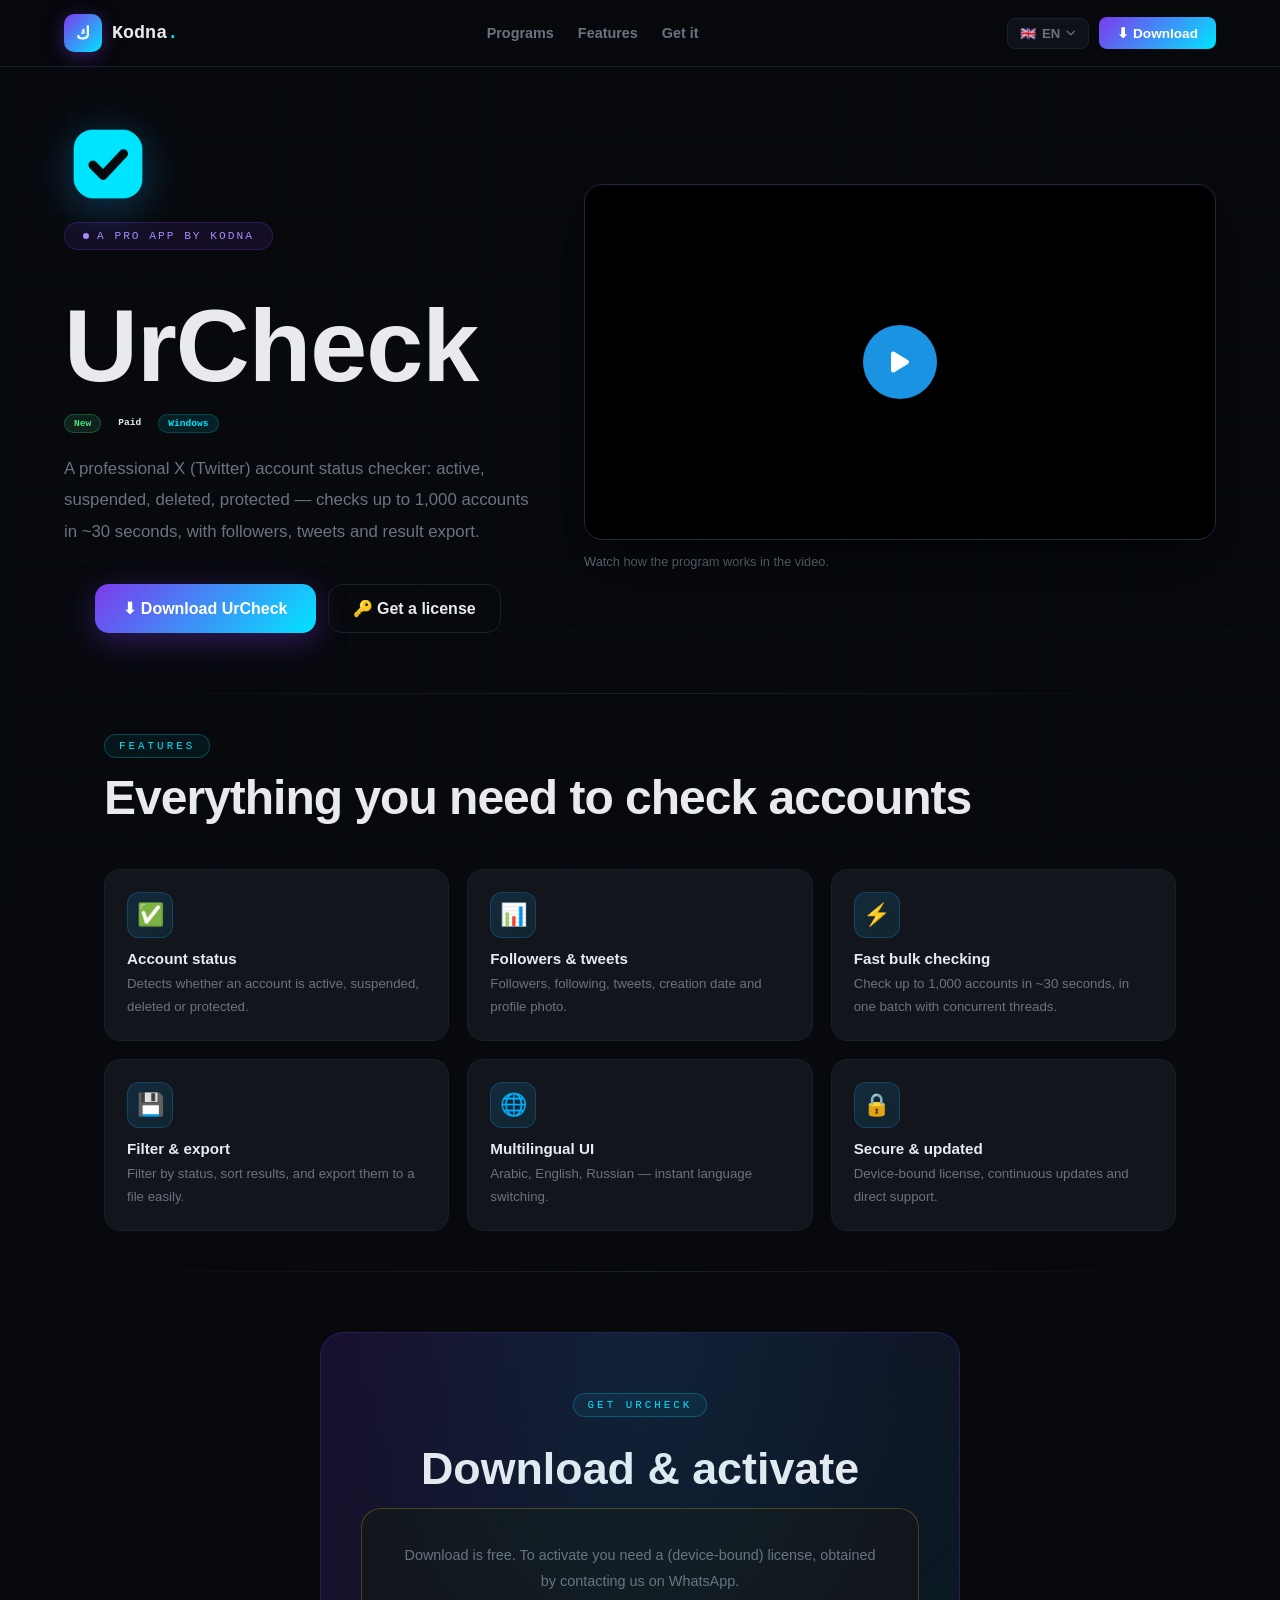
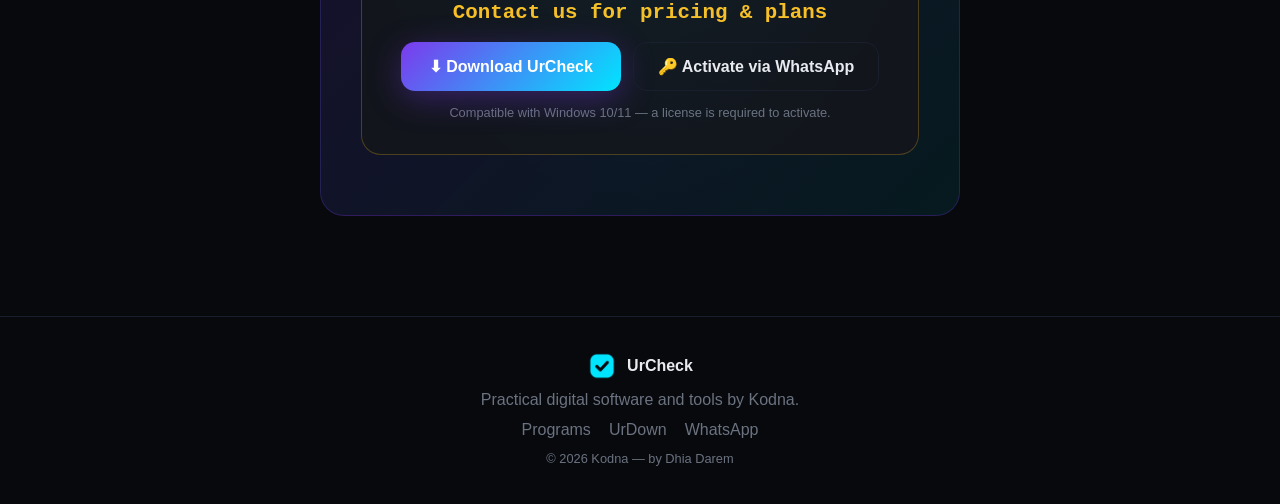
<file: urcheck.html>
<!DOCTYPE html>
<html lang="ar" dir="rtl" id="htmlRoot">
<head>
<meta charset="UTF-8">
<meta name="viewport" content="width=device-width, initial-scale=1.0">
<meta name="theme-color" content="#07090d">
<meta http-equiv="X-Content-Type-Options" content="nosniff">
<meta http-equiv="Content-Security-Policy" content="default-src 'self'; script-src 'self' 'unsafe-inline'; style-src 'self' 'unsafe-inline' https://fonts.googleapis.com https://cdnjs.cloudflare.com; font-src 'self' https://fonts.gstatic.com https://cdnjs.cloudflare.com data:; img-src 'self' data: https:; connect-src 'self'; frame-src https://www.youtube-nocookie.com https://www.youtube.com;">
<title>UrCheck — فاحص حالة حسابات X (تويتر) | X / Twitter Account Status Checker · Kodna</title>
<meta name="description" content="UrCheck: برنامج فحص حالة حسابات X (تويتر) — نشط، موقوف، محذوف، محمي، يفحص حتى 1000 حساب خلال 30 ثانية. UrCheck checks X (Twitter) account status: active, suspended, deleted, protected — up to 1000 accounts in 30s. Windows.">
<meta name="keywords" content="UrCheck,فحص حسابات تويتر,فاحص حسابات X,حالة حساب تويتر,حساب موقوف,حساب محذوف,X account checker,twitter account status,suspended account checker,bulk twitter checker,Kodna">
<meta name="author" content="Kodna / Dhia Darem">
<meta name="robots" content="index,follow,max-image-preview:large">
<link rel="canonical" href="https://kodna.org/urcheck.html">
<meta property="og:type" content="website">
<meta property="og:url" content="https://kodna.org/urcheck.html">
<meta property="og:title" content="UrCheck — X / Twitter Account Status Checker · Kodna">
<meta property="og:description" content="فحص حالة حسابات X: نشط، موقوف، محذوف، محمي. Check X account status: active, suspended, deleted, protected.">
<meta property="og:site_name" content="Kodna">
<meta property="og:image" content="https://kodna.org/urcheck_icon_512.png">
<meta name="twitter:card" content="summary_large_image">
<meta name="twitter:title" content="UrCheck — X / Twitter Account Status Checker">
<meta name="twitter:description" content="فحص حالة حسابات X / Check X account status. By Kodna.">
<meta name="twitter:image" content="https://kodna.org/urcheck_icon_512.png">
<script type="application/ld+json">
{"@context":"https://schema.org","@type":"SoftwareApplication","name":"UrCheck","operatingSystem":"Windows","applicationCategory":"UtilitiesApplication","description":"X (Twitter) account status checker: active, suspended, deleted, protected, with followers, tweets and export.","offers":{"@type":"Offer","priceCurrency":"USD","price":"0"},"publisher":{"@type":"Organization","name":"Kodna"},"inLanguage":["ar","en","ku","zh","es","ru"]}
</script>
<link rel="icon" type="image/png" href="urcheck_icon_512.png">
<link rel="preconnect" href="https://fonts.googleapis.com">
<link rel="preconnect" href="https://fonts.gstatic.com" crossorigin>
<link rel="stylesheet" href="https://cdnjs.cloudflare.com/ajax/libs/font-awesome/6.5.0/css/all.min.css" crossorigin="anonymous" referrerpolicy="no-referrer">
<link href="https://fonts.googleapis.com/css2?family=Cairo:wght@400;600;700;900&family=Plus+Jakarta+Sans:wght@400;600;700;800;900&family=Space+Mono:wght@400;700&display=swap" rel="stylesheet">
<style>

/* ═══════════════════════════════════════════
   DESIGN TOKENS
═══════════════════════════════════════════ */
:root{
  --bg:#07090d;--surface:#0e1117;--card:#12151c;
  --accent:#00e5ff;--accent2:#7c3aed;
  --text:#e8eaf0;--muted:#6b7280;
  --border:#1a1f2e;--border2:#232840;
  --r:14px;--r-lg:22px;
}

/* ═══════════════════════════════════════════
   BASE
═══════════════════════════════════════════ */
*,*::before,*::after{margin:0;padding:0;box-sizing:border-box}
html{scroll-behavior:smooth;-webkit-text-size-adjust:100%}
body{
  background:var(--bg);color:var(--text);
  font-family:'Plus Jakarta Sans','Cairo',sans-serif;
  overflow-x:hidden;-webkit-font-smoothing:antialiased;
}
body.lang-ar,body.lang-ku{font-family:'Cairo',sans-serif}
a{text-decoration:none;color:inherit}
button{cursor:pointer;font-family:inherit}
section{position:relative;z-index:1}

/* ═══════════════════════════════════════════
   AMBIENT
═══════════════════════════════════════════ */
.grid-bg{
  position:fixed;inset:0;z-index:0;pointer-events:none;
  background-image:linear-gradient(rgba(0,229,255,.025) 1px,transparent 1px),
                   linear-gradient(90deg,rgba(0,229,255,.025) 1px,transparent 1px);
  background-size:70px 70px;animation:gridMove 25s linear infinite;
}
@keyframes gridMove{to{background-position:70px 70px}}
.blob{position:fixed;border-radius:50%;filter:blur(140px);pointer-events:none;z-index:0}
.blob1{width:600px;height:600px;background:rgba(124,58,237,.1);top:-200px;left:-150px;animation:bf 14s ease-in-out infinite}
.blob2{width:500px;height:500px;background:rgba(0,229,255,.07);bottom:-150px;right:-100px;animation:bf 18s ease-in-out infinite reverse}
@keyframes bf{0%,100%{transform:translate(0,0)}50%{transform:translate(30px,30px)}}

/* ═══════════════════════════════════════════
   NAV
═══════════════════════════════════════════ */
nav{
  position:fixed;top:0;width:100%;z-index:1000;
  padding:14px 5%;display:flex;align-items:center;justify-content:space-between;gap:16px;
  background:rgba(7,9,13,.92);backdrop-filter:blur(28px);
  border-bottom:1px solid var(--border);
}
.nav-brand{display:flex;align-items:center;gap:10px;text-decoration:none;flex-shrink:0}
.brand-icon{
  width:38px;height:38px;
  background:linear-gradient(135deg,var(--accent2),var(--accent));
  border-radius:10px;display:flex;align-items:center;justify-content:center;
  font-size:17px;font-weight:900;flex-shrink:0;
  box-shadow:0 4px 18px rgba(124,58,237,.4);font-family:'Cairo',sans-serif;color:#fff;
}
.brand-text{font-family:'Space Mono',monospace;font-size:1.15rem;font-weight:700;color:var(--text)}
.brand-text span{color:var(--accent)}
.nav-center{display:flex;gap:24px;list-style:none}
.nav-center a{color:var(--muted);font-size:.9rem;font-weight:600;transition:color .2s}
.nav-center a:hover{color:var(--accent)}
.nav-actions{display:flex;gap:10px;align-items:center}
.btn-nav{padding:8px 18px;border-radius:8px;font-weight:700;font-size:.85rem;transition:all .2s;cursor:pointer;border:none;white-space:nowrap;text-decoration:none;display:inline-flex;align-items:center}
.btn-nav.ghost{background:transparent;color:var(--muted);border:1px solid var(--border)}
.btn-nav.ghost:hover{border-color:var(--accent);color:var(--accent)}
.btn-nav.fill{background:linear-gradient(135deg,var(--accent2),var(--accent));color:#fff}
.btn-nav.fill:hover{transform:translateY(-2px);box-shadow:0 6px 20px rgba(124,58,237,.4)}

/* Lang Switcher */
.lang-sw{position:relative}
.lang-btn{
  display:flex;align-items:center;gap:6px;padding:7px 12px;border-radius:8px;
  background:var(--surface);border:1px solid var(--border);
  color:var(--muted);font-size:.82rem;font-weight:600;transition:all .2s;
}
.lang-btn:hover{border-color:var(--accent);color:var(--accent)}
.lang-btn .chev{font-size:.6rem;transition:transform .2s}
.lang-btn.open .chev{transform:rotate(180deg)}
.lang-menu{
  position:absolute;top:calc(100%+8px);right:0;
  background:var(--card);border:1px solid var(--border2);
  border-radius:var(--r);padding:6px;min-width:162px;
  box-shadow:0 20px 50px rgba(0,0,0,.6);
  display:none;flex-direction:column;gap:2px;z-index:500;
}
html[dir=ltr] .lang-menu{right:0;left:auto}
html[dir=rtl] .lang-menu{left:0;right:auto}
.lang-menu.open{display:flex}
.lang-item{
  display:flex;align-items:center;gap:9px;padding:9px 12px;
  border-radius:8px;border:none;background:transparent;
  color:var(--muted);font-size:.83rem;font-weight:600;
  text-align:right;width:100%;cursor:pointer;transition:all .15s;
}
html[dir=ltr] .lang-item{text-align:left}
.lang-item:hover{background:var(--surface);color:var(--text)}
.lang-item.active{background:rgba(0,229,255,.08);color:var(--accent);border:1px solid rgba(0,229,255,.15)}

/* Hamburger */
.hamburger{display:none;flex-direction:column;gap:5px;cursor:pointer;padding:4px;background:none;border:none}
.hamburger span{display:block;width:24px;height:2px;background:var(--text);border-radius:2px;transition:all .3s}
.hamburger.open span:nth-child(1){transform:translateY(7px) rotate(45deg)}
.hamburger.open span:nth-child(2){opacity:0}
.hamburger.open span:nth-child(3){transform:translateY(-7px) rotate(-45deg)}
.mobile-nav{
  display:none;position:fixed;top:67px;left:0;right:0;z-index:999;
  background:rgba(7,9,13,.98);backdrop-filter:blur(28px);
  border-bottom:1px solid var(--border);padding:20px 5%;flex-direction:column;gap:0;
}
.mobile-nav.open{display:flex}
.mobile-nav a{color:var(--muted);font-size:1rem;font-weight:600;padding:14px 0;border-bottom:1px solid var(--border);transition:color .2s}
.mobile-nav a:hover{color:var(--accent)}
.mobile-nav a:last-of-type{border-bottom:none}
.mob-lang-row{padding:14px 0;border-top:1px solid var(--border);display:flex;gap:7px;flex-wrap:wrap}
.mob-lang-btn{background:var(--surface);border:1px solid var(--border);border-radius:8px;padding:7px 12px;color:var(--muted);cursor:pointer;font-size:.82rem;transition:all .2s}
.mob-lang-btn:hover{border-color:var(--accent);color:var(--accent)}

/* ═══════════════════════════════════════════
   HERO
═══════════════════════════════════════════ */
.hero{
  min-height:100vh;display:flex;flex-direction:column;
  align-items:center;justify-content:center;text-align:center;
  padding:100px 5% 60px;
}
.hero-eyebrow{
  display:inline-flex;align-items:center;gap:8px;
  background:rgba(124,58,237,.1);border:1px solid rgba(124,58,237,.25);
  border-radius:100px;padding:7px 18px;
  font-family:'Space Mono',monospace;font-size:.7rem;
  color:#a78bfa;letter-spacing:2px;text-transform:uppercase;
  margin-bottom:28px;animation:fadeUp .8s ease both;
}
.eyebrow-dot{width:6px;height:6px;background:#a78bfa;border-radius:50%;animation:pulse 2s ease-in-out infinite}
@keyframes pulse{0%,100%{opacity:1;transform:scale(1)}50%{opacity:.3;transform:scale(1.5)}}
.hero-title{
  font-size:clamp(2.6rem,8vw,7rem);font-weight:900;
  line-height:1.05;letter-spacing:-1px;
  animation:fadeUp .8s .1s ease both;
}
.hero-title .k{color:var(--accent)}
.hero-title .line2{
  display:block;font-size:clamp(.95rem,2.8vw,1.85rem);
  font-weight:400;color:var(--muted);letter-spacing:0;margin-top:10px;
}
.hero-desc{
  margin-top:20px;font-size:clamp(.9rem,2vw,1.05rem);
  color:var(--muted);line-height:1.9;max-width:540px;
  animation:fadeUp .8s .2s ease both;
}
.hero-desc strong{color:var(--text)}
.hero-cta{
  display:flex;gap:12px;margin-top:36px;flex-wrap:wrap;justify-content:center;
  animation:fadeUp .8s .3s ease both;
}
.btn-hero-main{
  display:flex;align-items:center;justify-content:center;gap:10px;
  background:linear-gradient(135deg,var(--accent2),var(--accent));
  color:#fff;font-weight:700;font-size:clamp(.9rem,2vw,1rem);
  padding:14px 28px;border-radius:14px;text-decoration:none;
  box-shadow:0 8px 32px rgba(124,58,237,.35);transition:all .2s;
}
.btn-hero-main:hover{transform:translateY(-3px);box-shadow:0 14px 40px rgba(124,58,237,.5)}
.btn-hero-ghost{
  display:flex;align-items:center;justify-content:center;gap:10px;
  background:transparent;color:var(--text);font-weight:600;
  font-size:clamp(.9rem,2vw,1rem);padding:14px 24px;border-radius:14px;
  text-decoration:none;border:1px solid var(--border);transition:all .2s;
}
.btn-hero-ghost:hover{border-color:var(--accent);color:var(--accent);transform:translateY(-3px)}
.hero-stats{
  display:flex;gap:32px;margin-top:52px;flex-wrap:wrap;justify-content:center;
  animation:fadeUp .8s .45s ease both;
}
.stat{text-align:center}
.stat-num{font-family:'Space Mono',monospace;font-size:clamp(1.4rem,4vw,2rem);font-weight:700}
.stat-num span{color:var(--accent)}
.stat-label{font-size:.78rem;color:var(--muted);margin-top:4px}
.divider{height:1px;background:linear-gradient(90deg,transparent,var(--border),transparent);margin:0 5%}

/* ═══════════════════════════════════════════
   PROGRAMS
═══════════════════════════════════════════ */
.programs{padding:80px 5%}
.sec-header{margin-bottom:44px}
.sec-tag{
  display:inline-block;font-family:'Space Mono',monospace;
  font-size:.68rem;letter-spacing:3px;text-transform:uppercase;
  color:var(--accent);padding:5px 14px;
  border:1px solid rgba(0,229,255,.25);border-radius:100px;
  background:rgba(0,229,255,.06);margin-bottom:14px;
}
.sec-title{font-size:clamp(1.8rem,4vw,3rem);font-weight:900;letter-spacing:-1px;line-height:1.1}
.sec-desc{color:var(--muted);font-size:.95rem;line-height:1.8;max-width:480px;margin-top:10px}
.programs-grid{display:grid;grid-template-columns:repeat(3,1fr);gap:20px}
.prog-card{
  background:var(--card);border:1px solid var(--border);
  border-radius:18px;overflow:hidden;
  transition:transform .3s,border-color .3s,box-shadow .3s;
  text-decoration:none;color:inherit;display:block;
}
.prog-card:not(.dim):hover{transform:translateY(-6px);box-shadow:0 28px 56px rgba(0,0,0,.5)}
.prog-card.featured{border-color:rgba(0,229,255,.25);box-shadow:0 0 50px rgba(0,229,255,.1)}
.prog-card.featured:hover{border-color:rgba(0,229,255,.5)}
.prog-card.dim{opacity:.5;cursor:default}
.prog-card-top{padding:22px 22px 16px;display:flex;align-items:flex-start;justify-content:space-between;gap:12px}
.prog-icon-wrap{width:50px;height:50px;border-radius:12px;display:flex;align-items:center;justify-content:center;font-size:22px;flex-shrink:0}
.prog-card-badges{display:flex;gap:6px;flex-wrap:wrap}
.badge{font-family:'Space Mono',monospace;font-size:.6rem;padding:3px 9px;border-radius:100px;font-weight:700}
.badge.new{background:rgba(74,222,128,.12);color:#4ade80;border:1px solid rgba(74,222,128,.25)}
.badge.soon{background:rgba(251,146,60,.12);color:#fb923c;border:1px solid rgba(251,146,60,.25)}
.badge.beta{background:rgba(244,114,182,.12);color:#f472b6;border:1px solid rgba(244,114,182,.25)}
.badge.free{background:rgba(0,229,255,.1);color:var(--accent);border:1px solid rgba(0,229,255,.2)}
.prog-card-body{padding:0 22px 22px}
.prog-name{font-family:'Space Mono',monospace;font-size:.95rem;font-weight:700;margin-bottom:8px}
.prog-desc{color:var(--muted);font-size:.83rem;line-height:1.7}
.prog-card-footer{padding:13px 22px;border-top:1px solid var(--border);display:flex;align-items:center;justify-content:space-between}
.prog-tags{display:flex;gap:5px;flex-wrap:wrap}
.prog-tag{font-size:.7rem;padding:3px 8px;border-radius:6px;background:var(--surface);color:var(--muted);border:1px solid var(--border)}
.prog-arrow{color:var(--muted);transition:transform .2s,color .2s}
html[dir=rtl] .prog-card:not(.dim):hover .prog-arrow{transform:translateX(-4px);color:var(--accent)}
html[dir=ltr] .prog-card:not(.dim):hover .prog-arrow{transform:translateX(4px);color:var(--accent)}

/* ═══════════════════════════════════════════
   ABOUT
═══════════════════════════════════════════ */
.about{padding:80px 5%}
.about-inner{
  background:var(--card);border:1px solid var(--border);
  border-radius:24px;padding:52px 44px;
  display:grid;grid-template-columns:1fr 1fr;gap:56px;align-items:center;
}
.about-visual{background:var(--surface);border:1px solid var(--border);border-radius:16px;padding:28px}
.about-code{font-family:'Space Mono',monospace;font-size:.8rem;line-height:2;color:var(--muted)}
.code-line{display:flex;gap:10px}
.code-num{color:rgba(255,255,255,.1);width:20px;text-align:right;flex-shrink:0}
.c-kw{color:#a78bfa}.c-fn{color:var(--accent)}.c-str{color:#86efac}.c-op{color:var(--muted)}.c-cmt{color:rgba(255,255,255,.2)}.c-num{color:#fb923c}
.cursor{display:inline-block;width:2px;height:1em;background:var(--accent);margin-right:2px;vertical-align:middle;animation:blink 1s step-end infinite}
@keyframes blink{0%,100%{opacity:1}50%{opacity:0}}
.about-list{margin-top:22px;display:flex;flex-direction:column;gap:14px}
.about-item{display:flex;align-items:flex-start;gap:12px}
.about-item-icon{width:34px;height:34px;border-radius:8px;flex-shrink:0;display:flex;align-items:center;justify-content:center;font-size:15px}
.about-item-text h4{font-weight:700;font-size:.88rem;margin-bottom:3px}
.about-item-text p{color:var(--muted);font-size:.82rem;line-height:1.6}

/* ═══════════════════════════════════════════
   CTA
═══════════════════════════════════════════ */
.cta-section{padding:60px 5%}
.cta-inner{
  background:linear-gradient(135deg,rgba(124,58,237,.15),rgba(0,229,255,.08));
  border:1px solid rgba(124,58,237,.25);border-radius:24px;
  padding:60px 40px;text-align:center;position:relative;overflow:hidden;
}
.cta-inner::before{content:'';position:absolute;inset:0;background:radial-gradient(ellipse at 50% 0%,rgba(0,229,255,.07) 0%,transparent 70%);pointer-events:none}
.cta-title{font-size:clamp(1.5rem,4vw,2.8rem);font-weight:900;margin-bottom:14px}
.cta-desc{color:var(--muted);font-size:clamp(.88rem,2vw,1rem);max-width:440px;margin:0 auto 32px;line-height:1.8}
.cta-actions{display:flex;gap:12px;justify-content:center;flex-wrap:wrap}

/* ═══════════════════════════════════════════
   FOOTER
═══════════════════════════════════════════ */
footer{border-top:1px solid var(--border);padding:44px 5% 26px}
.footer-top{display:grid;grid-template-columns:1.8fr 1fr 1fr 1fr;gap:36px;margin-bottom:36px}
.footer-brand p{color:var(--muted);font-size:.83rem;line-height:1.7;margin-top:8px;max-width:260px}
.footer-col h5{font-weight:700;font-size:.86rem;margin-bottom:12px}
.footer-col ul{list-style:none;display:flex;flex-direction:column;gap:9px}
.footer-col ul li a{color:var(--muted);text-decoration:none;font-size:.83rem;transition:color .2s}
.footer-col ul li a:hover{color:var(--accent)}
.footer-bottom{border-top:1px solid var(--border);padding-top:20px;display:flex;align-items:center;justify-content:space-between;flex-wrap:wrap;gap:10px}
.footer-copy{color:var(--muted);font-size:.78rem}
.footer-socials{display:flex;gap:8px}
.social-btn{width:32px;height:32px;border-radius:7px;background:var(--surface);border:1px solid var(--border);display:flex;align-items:center;justify-content:center;color:var(--muted);text-decoration:none;font-size:.85rem;transition:all .2s}
.social-btn:hover{border-color:var(--accent);color:var(--accent);transform:translateY(-2px)}

/* ═══════════════════════════════════════════
   TELEGRAM MODAL
═══════════════════════════════════════════ */
.modal-overlay{
  position:fixed;inset:0;z-index:9999;
  background:rgba(0,0,0,.75);backdrop-filter:blur(12px);
  display:flex;align-items:center;justify-content:center;
  padding:20px;opacity:0;pointer-events:none;transition:opacity .3s ease;
}
.modal-overlay.active{opacity:1;pointer-events:all}
.modal-box{
  background:#12151c;border:1px solid rgba(0,229,255,.2);
  border-radius:24px;padding:40px 36px;max-width:440px;width:100%;
  position:relative;text-align:center;
  box-shadow:0 40px 80px rgba(0,0,0,.7),0 0 60px rgba(0,229,255,.1);
  transform:translateY(30px) scale(.96);
  transition:transform .35s cubic-bezier(.34,1.56,.64,1);
}
.modal-overlay.active .modal-box{transform:translateY(0) scale(1)}
.modal-close{
  position:absolute;top:16px;right:16px;
  width:32px;height:32px;border-radius:8px;
  background:rgba(255,255,255,.06);border:1px solid var(--border);
  color:var(--muted);cursor:pointer;font-size:1rem;
  display:flex;align-items:center;justify-content:center;transition:all .2s;
}
html[dir=rtl] .modal-close{right:auto;left:16px}
.modal-close:hover{background:rgba(255,255,255,.12);color:var(--text)}
.tg-icon-wrap{width:72px;height:72px;border-radius:20px;margin:0 auto 20px;background:linear-gradient(135deg,#0088cc,#00aaff);display:flex;align-items:center;justify-content:center;font-size:32px;box-shadow:0 8px 32px rgba(0,136,204,.4)}
.modal-title{font-size:1.4rem;font-weight:900;margin-bottom:8px}
.modal-desc{color:var(--muted);font-size:.9rem;line-height:1.7;margin-bottom:28px}
.modal-desc span{color:var(--text);font-weight:600}
.btn-tg-main{display:flex;align-items:center;justify-content:center;gap:10px;width:100%;background:linear-gradient(135deg,#0088cc,#00aaff);color:#fff;font-weight:700;font-size:1rem;padding:15px 28px;border-radius:13px;text-decoration:none;box-shadow:0 8px 28px rgba(0,136,204,.35);transition:transform .2s,box-shadow .2s}
.btn-tg-main:hover{transform:translateY(-3px);box-shadow:0 14px 36px rgba(0,136,204,.5)}
.modal-note{margin-top:16px;font-size:.78rem;color:var(--muted)}
.modal-note a{color:var(--accent);text-decoration:none}
.modal-divider{height:1px;background:var(--border);margin:20px 0}
.modal-alt{display:flex;flex-direction:column;gap:10px}
.modal-alt-title{font-size:.8rem;color:var(--muted);text-align:center;margin-bottom:4px}
.btn-tg-alt{display:flex;align-items:center;justify-content:center;gap:8px;background:transparent;color:var(--text);font-weight:600;font-size:.88rem;padding:12px 20px;border-radius:10px;text-decoration:none;border:1px solid var(--border);transition:all .2s}
.btn-tg-alt:hover{border-color:rgba(0,136,204,.5);color:#00aaff;transform:translateY(-2px)}

/* ═══════════════════════════════════════════
   ANIMATIONS
═══════════════════════════════════════════ */
@keyframes fadeUp{from{opacity:0;transform:translateY(26px)}to{opacity:1;transform:translateY(0)}}
.rev{opacity:0;transform:translateY(24px);transition:opacity .65s ease,transform .65s ease}
.rev.vis{opacity:1;transform:translateY(0)}

/* ═══════════════════════════════════════════
   RESPONSIVE
═══════════════════════════════════════════ */
@media(max-width:1024px){
  .programs-grid{grid-template-columns:repeat(2,1fr)}
  .btn-nav.ghost{display:none}
  .about-inner{gap:40px;padding:40px 32px}
  .footer-top{grid-template-columns:1fr 1fr;gap:28px}
  .footer-brand{grid-column:1/-1}
}
@media(max-width:768px){
  .nav-center,.nav-actions{display:none}
  .hamburger{display:flex}
  .hero{padding:88px 5% 48px}
  .hero-stats{gap:20px}
  .programs{padding:60px 5%}
  .programs-grid{grid-template-columns:repeat(2,1fr)}
  .about-inner{grid-template-columns:1fr;gap:32px;padding:32px 24px}
  .cta-inner{padding:44px 28px}
  .footer-top{grid-template-columns:1fr 1fr}
  /* Keep lang-sw visible */
  .lang-sw{display:block!important}
}
@media(max-width:520px){
  nav{padding:12px 4%;gap:8px}
  .brand-text{font-size:1rem}
  .hero{padding:78px 4% 40px}
  .hero-eyebrow{font-size:.62rem;padding:6px 12px}
  .hero-cta{flex-direction:column;align-items:center;max-width:320px;margin-left:auto;margin-right:auto}
  .btn-hero-main,.btn-hero-ghost{width:100%;justify-content:center}
  .hero-stats{gap:14px}
  .stat{min-width:70px}
  .programs{padding:48px 4%}
  .programs-grid{grid-template-columns:1fr}
  .about{padding:48px 4%}
  .about-inner{padding:22px 16px}
  .cta-section{padding:40px 4%}
  .cta-inner{padding:32px 16px}
  .cta-actions{flex-direction:column;align-items:stretch}
  footer{padding:36px 4% 22px}
  .footer-top{grid-template-columns:1fr;gap:22px}
  .footer-bottom{flex-direction:column;align-items:flex-start}
}
@media(max-width:380px){
  .hero-title{font-size:2.2rem;letter-spacing:-.5px}
  .hero-title .line2{font-size:.82rem}
  .brand-text{font-size:.88rem}
  .hero-stats{gap:8px}
  .stat-num{font-size:1.2rem}
}
/* RTL */
html[dir=ltr] .nav-center{flex-direction:row}
html[dir=ltr] .footer-bottom{flex-direction:row-reverse}
html[dir=ltr] .footer-col ul{align-items:flex-start}
html[dir=ltr] .about-item-text h4{text-align:left}
html[dir=ltr] .cta-inner{direction:ltr}



/* UrCheck product page */
.uc-hero{display:grid;grid-template-columns:1fr 1.35fr;gap:52px;align-items:center;padding:120px 5% 60px;max-width:1320px;margin:0 auto}
.uc-badges{display:flex;gap:8px;margin:14px 0 18px;flex-wrap:wrap}
.uc-video{position:relative;width:100%;aspect-ratio:16/9;border-radius:18px;overflow:hidden;border:1px solid var(--border2);box-shadow:0 24px 60px rgba(0,0,0,.5);background:#000;cursor:pointer}
.uc-video iframe{position:absolute;inset:0;width:100%;height:100%;border:0}
.uc-video img{position:absolute;inset:0;width:100%;height:100%;object-fit:cover}
.uc-video .uc-play{position:absolute;top:50%;left:50%;transform:translate(-50%,-50%);width:74px;height:74px;border-radius:50%;border:none;background:rgba(29,155,240,.95);color:#fff;font-size:24px;cursor:pointer;display:flex;align-items:center;justify-content:center;box-shadow:0 10px 34px rgba(0,0,0,.55);transition:transform .2s}
.uc-video:hover .uc-play{transform:translate(-50%,-50%) scale(1.12)}
.uc-note{color:var(--muted);font-size:.8rem;margin-top:14px}
.uc-section{max-width:1200px;margin:0 auto;padding:40px 5%}
.feat-grid{display:grid;grid-template-columns:repeat(3,1fr);gap:18px;margin-top:36px}
.feat-card{background:var(--card);border:1px solid var(--border);border-radius:16px;padding:22px;transition:transform .2s,border-color .2s}
.feat-card:hover{transform:translateY(-5px);border-color:var(--accent)}
.feat-ic{width:46px;height:46px;border-radius:12px;display:flex;align-items:center;justify-content:center;font-size:22px;margin-bottom:12px;background:linear-gradient(135deg,rgba(29,155,240,.16),rgba(0,229,255,.08));border:1px solid rgba(29,155,240,.25)}
.feat-card h4{font-size:.95rem;margin-bottom:6px}
.feat-card p{color:var(--muted);font-size:.83rem;line-height:1.7}
.buy-card{max-width:560px;margin:10px auto 0;background:var(--card);border:1px solid rgba(251,191,36,.25);border-radius:20px;padding:34px;text-align:center}
.buy-price{font-family:'Space Mono',monospace;font-size:1.3rem;font-weight:700;color:#fbbf24;margin:6px 0 4px}
.uc-foot{border-top:1px solid var(--border);margin-top:40px;padding:34px 5%;text-align:center;color:var(--muted)}
.uc-foot .fb{display:flex;align-items:center;justify-content:center;gap:10px;margin-bottom:10px}
.uc-foot .fl{display:flex;gap:18px;justify-content:center;margin:12px 0;flex-wrap:wrap}
.uc-foot a{color:var(--muted)}.uc-foot a:hover{color:var(--accent)}
@media(max-width:900px){.uc-hero{grid-template-columns:1fr;gap:30px;padding:96px 5% 40px}.feat-grid{grid-template-columns:1fr 1fr}}
@media(max-width:560px){.feat-grid{grid-template-columns:1fr}}

</style>
</head>
<body class="lang-ar">
<div class="grid-bg" aria-hidden="true"></div>

<nav role="navigation" aria-label="Main navigation">
  <a class="nav-brand" href="index.html" aria-label="Kodna home">
    <div class="brand-icon" aria-hidden="true">ك</div>
    <span class="brand-text">Kodna<span>.</span></span>
  </a>
  <ul class="nav-center" aria-label="Site sections">
    <li><a href="index.html#programs" data-i18n="nav_programs">البرامج</a></li>
    <li><a href="#features" data-i18n="nav_features">المميزات</a></li>
    <li><a href="#get" data-i18n="nav_get">الحصول عليه</a></li>
  </ul>
  <div class="nav-actions">
    <div class="lang-sw" id="langSw">
      <button class="lang-btn" id="langBtn" onclick="toggleLangMenu()" aria-label="Change language" aria-haspopup="true">
        <span id="langFlag">🇮🇶</span><span id="langCode">AR</span>
        <i class="fa-solid fa-chevron-down chev" id="langChev"></i>
      </button>
      <div class="lang-menu" id="langMenu" role="menu">
        <button class="lang-item" onclick="setLang('ar')" data-lang="ar" role="menuitem">🇮🇶 العربية</button>
        <button class="lang-item" onclick="setLang('en')" data-lang="en" role="menuitem">🇬🇧 English</button>
        <button class="lang-item" onclick="setLang('ku')" data-lang="ku" role="menuitem">🏔️ کوردی</button>
        <button class="lang-item" onclick="setLang('zh')" data-lang="zh" role="menuitem">🇨🇳 中文</button>
        <button class="lang-item" onclick="setLang('es')" data-lang="es" role="menuitem">🇪🇸 Español</button>
        <button class="lang-item" onclick="setLang('ru')" data-lang="ru" role="menuitem">🇷🇺 Русский</button>
      </div>
    </div>
    <a class="btn-nav fill dl-link" href="https://github.com/kodna-iq/urcheck/releases/download/v1.0.0/UrCheck__windows_1.0.exe" download rel="noopener" data-i18n="nav_download">⬇ تحميل</a>
  </div>
  <button class="hamburger" id="hamburger" onclick="toggleMenu()" aria-label="Toggle menu" aria-expanded="false">
    <span></span><span></span><span></span>
  </button>
</nav>

<div class="mobile-nav" id="mobileNav" role="navigation">
  <a href="index.html#programs" onclick="toggleMenu()" data-i18n="mobile_programs">📦 البرامج</a>
  <a href="#features" onclick="toggleMenu()" data-i18n="mobile_features">⭐ المميزات</a>
  <a href="#get" onclick="toggleMenu()" data-i18n="mobile_get">⬇ الحصول عليه</a>
  <div class="mob-lang-row">
    <button class="mob-lang-btn" onclick="setLang('ar');toggleMenu()">🇮🇶 AR</button>
    <button class="mob-lang-btn" onclick="setLang('en');toggleMenu()">🇬🇧 EN</button>
    <button class="mob-lang-btn" onclick="setLang('ku');toggleMenu()">🏔️ KU</button>
    <button class="mob-lang-btn" onclick="setLang('zh');toggleMenu()">🇨🇳 ZH</button>
    <button class="mob-lang-btn" onclick="setLang('es');toggleMenu()">🇪🇸 ES</button>
    <button class="mob-lang-btn" onclick="setLang('ru');toggleMenu()">🇷🇺 RU</button>
  </div>
</div>

<header class="uc-hero">
  <div>
    <img src="urcheck_icon_512.png" alt="UrCheck logo" width="88" height="88" style="display:block;margin-bottom:14px;filter:drop-shadow(0 8px 22px rgba(29,155,240,.35))">
    <div class="hero-eyebrow"><div class="eyebrow-dot" aria-hidden="true"></div><span data-i18n="hero_eyebrow">برنامج احترافي من كودنا</span></div>
    <h1 class="hero-title" style="margin-top:14px">UrCheck</h1>
    <div class="uc-badges">
      <span class="badge new" data-i18n="badge_new">جديد</span>
      <span class="badge pro" data-i18n="badge_paid">مدفوع</span>
      <span class="badge free" data-i18n="badge_win">Windows</span>
    </div>
    <p class="hero-desc" data-i18n="hero_desc">فاحص احترافي لحالة حسابات X.</p>
    <div class="hero-cta">
      <a class="btn-hero-main dl-link" href="https://github.com/kodna-iq/urcheck/releases/download/v1.0.0/UrCheck__windows_1.0.exe" download rel="noopener" data-i18n="btn_download">⬇ تحميل UrCheck</a>
      <a class="btn-hero-ghost" href="https://wa.me/9647901300262?text=%D8%A3%D8%B1%D9%8A%D8%AF%20%D8%AA%D9%81%D8%B9%D9%8A%D9%84%20UrCheck" target="_blank" rel="noopener" data-i18n="btn_license">🔑 احصل على ترخيص</a>
    </div>
  </div>
  <div>
    <div class="uc-video" id="ucVideo" onclick="playVid()">
      <img src="https://i.ytimg.com/vi/2HfaAp-uaMM/maxresdefault.jpg" onerror="this.src='https://i.ytimg.com/vi/2HfaAp-uaMM/hqdefault.jpg'" alt="UrCheck" loading="lazy">
      <button class="uc-play" aria-label="Play"><i class="fa-solid fa-play"></i></button>
    </div>
    <p class="uc-note" data-i18n="video_note">شاهد شرح البرنامج في الفيديو.</p>
  </div>
</header>

<div class="divider"></div>

<section class="uc-section rev" id="features">
  <div class="sec-header">
    <div class="sec-tag" data-i18n="sec_features">المميزات</div>
    <h2 class="sec-title" data-i18n="features_title">كل ما تحتاجه لفحص الحسابات</h2>
  </div>
  <div class="feat-grid">
    <div class="feat-card"><div class="feat-ic">✅</div><h4 data-i18n="f1t">كشف حالة الحساب</h4><p data-i18n="f1d">.</p></div>
    <div class="feat-card"><div class="feat-ic">📊</div><h4 data-i18n="f2t">متابعون وتغريدات</h4><p data-i18n="f2d">.</p></div>
    <div class="feat-card"><div class="feat-ic">⚡</div><h4 data-i18n="f3t">فحص جماعي سريع</h4><p data-i18n="f3d">.</p></div>
    <div class="feat-card"><div class="feat-ic">💾</div><h4 data-i18n="f4t">فلترة وتصدير</h4><p data-i18n="f4d">.</p></div>
    <div class="feat-card"><div class="feat-ic">🌐</div><h4 data-i18n="f5t">واجهة متعددة اللغات</h4><p data-i18n="f5d">.</p></div>
    <div class="feat-card"><div class="feat-ic">🔒</div><h4 data-i18n="f6t">آمن ومحدّث</h4><p data-i18n="f6d">.</p></div>
  </div>
</section>

<div class="divider"></div>

<section class="cta-section rev" id="get">
  <div class="cta-inner" style="text-align:center;max-width:640px;margin:0 auto">
    <div class="sec-tag" data-i18n="sec_get" style="display:inline-block">الحصول على UrCheck</div>
    <h2 class="cta-title" style="margin-top:12px" data-i18n="get_title">حمّل البرنامج وفعّله</h2>
    <div class="buy-card">
      <p style="color:var(--muted);font-size:.9rem;line-height:1.8" data-i18n="get_desc">.</p>
      <div class="buy-price" data-i18n="get_price">تواصل لمعرفة السعر</div>
      <div class="hero-cta" style="justify-content:center;margin-top:18px">
        <a class="btn-hero-main dl-link" href="https://github.com/kodna-iq/urcheck/releases/download/v1.0.0/UrCheck__windows_1.0.exe" download rel="noopener" data-i18n="btn_download2">⬇ تحميل UrCheck</a>
        <a class="btn-hero-ghost" href="https://wa.me/9647901300262?text=%D8%A3%D8%B1%D9%8A%D8%AF%20%D8%AA%D9%81%D8%B9%D9%8A%D9%84%20UrCheck" target="_blank" rel="noopener" data-i18n="btn_license2">🔑 تفعيل عبر واتساب</a>
      </div>
      <p class="uc-note" data-i18n="get_note">.</p>
    </div>
  </div>
</section>

<footer class="uc-foot">
  <div class="fb"><img src="urcheck_icon_512.png" width="30" height="30" alt=""><strong style="color:var(--text)">UrCheck</strong></div>
  <p data-i18n="foot_tag">برامج وأدوات رقمية عملية من كودنا.</p>
  <div class="fl">
    <a href="index.html" data-i18n="nav_programs">البرامج</a>
    <a href="urdown.html">UrDown</a>
    <a href="https://wa.me/9647901300262?text=%D8%A3%D8%B1%D9%8A%D8%AF%20%D8%AA%D9%81%D8%B9%D9%8A%D9%84%20UrCheck" target="_blank" rel="noopener">WhatsApp</a>
  </div>
  <p style="font-size:.8rem" data-i18n="foot_copy">© 2026 كودنا — تطوير ضياء دارم</p>
</footer>

<script>
const T = {"ar": {"dir": "rtl", "flag": "🇮🇶", "code": "AR", "nav_programs": "البرامج", "nav_features": "المميزات", "nav_get": "الحصول عليه", "nav_download": "⬇ تحميل", "hero_eyebrow": "برنامج احترافي من كودنا", "badge_new": "جديد", "badge_paid": "مدفوع", "badge_win": "Windows", "hero_desc": "فاحص احترافي لحالة حسابات X (تويتر): نشط، موقوف، محذوف، محمي — يفحص حتى 1000 حساب خلال 30 ثانية تقريباً، مع المتابعين والتغريدات وتصدير النتائج.", "btn_download": "⬇ تحميل UrCheck", "btn_license": "🔑 احصل على ترخيص", "video_note": "شاهد شرح البرنامج وطريقة الاستخدام في الفيديو.", "sec_features": "المميزات", "features_title": "كل ما تحتاجه لفحص الحسابات", "f1t": "كشف حالة الحساب", "f1d": "يحدد إن كان الحساب نشطاً أو موقوفاً أو محذوفاً أو محمياً.", "f2t": "متابعون وتغريدات", "f2d": "عدد المتابعين، المتابَعين، التغريدات، تاريخ الإنشاء وصورة البروفايل.", "f3t": "فحص جماعي سريع", "f3d": "افحص حتى 1000 حساب خلال 30 ثانية تقريباً، دفعة واحدة بخيوط متزامنة.", "f4t": "فلترة وتصدير", "f4d": "فلتر حسب الحالة، رتّب النتائج، وصدّرها إلى ملف بسهولة.", "f5t": "واجهة متعددة اللغات", "f5d": "عربي، إنجليزي، روسي — تبديل فوري للغة.", "f6t": "آمن ومحدّث", "f6d": "ترخيص مرتبط بالجهاز وتحديثات مستمرة ودعم مباشر.", "sec_get": "الحصول على UrCheck", "get_title": "حمّل البرنامج وفعّله", "get_desc": "التحميل مجاني. لتفعيل البرنامج تحتاج ترخيصاً (مرتبطاً بجهازك)، تحصل عليه بالتواصل عبر واتساب.", "get_price": "تواصل لمعرفة السعر والخطط", "btn_download2": "⬇ تحميل UrCheck", "btn_license2": "🔑 تفعيل عبر واتساب", "get_note": "متوافق مع Windows 10/11 — يتطلب ترخيصاً للتفعيل.", "mobile_programs": "📦 البرامج", "mobile_features": "⭐ المميزات", "mobile_get": "⬇ الحصول عليه", "foot_tag": "برامج وأدوات رقمية عملية من كودنا.", "foot_copy": "© 2026 كودنا — تطوير ضياء دارم"}, "en": {"dir": "ltr", "flag": "🇬🇧", "code": "EN", "nav_programs": "Programs", "nav_features": "Features", "nav_get": "Get it", "nav_download": "⬇ Download", "hero_eyebrow": "A Pro app by Kodna", "badge_new": "New", "badge_paid": "Paid", "badge_win": "Windows", "hero_desc": "A professional X (Twitter) account status checker: active, suspended, deleted, protected — checks up to 1,000 accounts in ~30 seconds, with followers, tweets and result export.", "btn_download": "⬇ Download UrCheck", "btn_license": "🔑 Get a license", "video_note": "Watch how the program works in the video.", "sec_features": "Features", "features_title": "Everything you need to check accounts", "f1t": "Account status", "f1d": "Detects whether an account is active, suspended, deleted or protected.", "f2t": "Followers & tweets", "f2d": "Followers, following, tweets, creation date and profile photo.", "f3t": "Fast bulk checking", "f3d": "Check up to 1,000 accounts in ~30 seconds, in one batch with concurrent threads.", "f4t": "Filter & export", "f4d": "Filter by status, sort results, and export them to a file easily.", "f5t": "Multilingual UI", "f5d": "Arabic, English, Russian — instant language switching.", "f6t": "Secure & updated", "f6d": "Device-bound license, continuous updates and direct support.", "sec_get": "Get UrCheck", "get_title": "Download & activate", "get_desc": "Download is free. To activate you need a (device-bound) license, obtained by contacting us on WhatsApp.", "get_price": "Contact us for pricing & plans", "btn_download2": "⬇ Download UrCheck", "btn_license2": "🔑 Activate via WhatsApp", "get_note": "Compatible with Windows 10/11 — a license is required to activate.", "mobile_programs": "📦 Programs", "mobile_features": "⭐ Features", "mobile_get": "⬇ Get it", "foot_tag": "Practical digital software and tools by Kodna.", "foot_copy": "© 2026 Kodna — by Dhia Darem"}, "ku": {"dir": "rtl", "flag": "🏔️", "code": "KU", "nav_programs": "بەرنامەکان", "nav_features": "تایبەتمەندییەکان", "nav_get": "بەدەستهێنان", "nav_download": "⬇ داگرتن", "hero_eyebrow": "بەرنامەیەکی پیشەیی لە کۆدنا", "badge_new": "نوێ", "badge_paid": "پارەدان", "badge_win": "Windows", "hero_desc": "فاحصێکی پیشەیی بۆ دۆخی هەژماری X (تویتەر): چالاک، ڕاگیراو، سڕاوەتەوە، پارێزراو — هەتا ١٠٠٠ هەژمار لە ٣٠ چرکەدا، لەگەڵ شوێنکەوتووان و تویت و هەناردەکردنی ئەنجام.", "btn_download": "⬇ داگرتنی UrCheck", "btn_license": "🔑 مۆڵەت وەربگرە", "video_note": "بینینی چۆنیەتی کارکردنی بەرنامەکە لە ڤیدیۆ.", "sec_features": "تایبەتمەندییەکان", "features_title": "هەرچی پێویستە بۆ پشکنینی هەژمارەکان", "f1t": "دۆخی هەژمار", "f1d": "دیاری دەکات هەژمار چالاکە یان ڕاگیراوە یان سڕاوەتەوە یان پارێزراوە.", "f2t": "شوێنکەوتوو و تویت", "f2d": "شوێنکەوتوو، شوێنکەوتە، تویت، بەرواری دروستکردن و وێنەی پرۆفایل.", "f3t": "پشکنینی کۆمەڵ خێرا", "f3d": "هەتا ١٠٠٠ هەژمار لە ٣٠ چرکەدا، بە یەک جار بە ڕیسەی هاوکات.", "f4t": "پاڵاوتن و هەناردەکردن", "f4d": "بەپێی دۆخ پاڵاوتن، ڕیزکردن، و هەناردەکردن بۆ فایل.", "f5t": "ڕووکاری فرە زمان", "f5d": "عەرەبی، ئینگلیزی، ڕووسی — گۆڕینی خێرای زمان.", "f6t": "پارێزراو و نوێکراو", "f6d": "مۆڵەتی بەستراو بە ئامێر، نوێکردنەوەی بەردەوام و پشتگیری.", "sec_get": "بەدەستهێنانی UrCheck", "get_title": "داگرتن و چالاککردن", "get_desc": "داگرتن بەخۆڕاییە. بۆ چالاککردن مۆڵەتت پێویستە (بەستراو بە ئامێر)، لە ڕێگەی واتسئاپ.", "get_price": "پەیوەندی بکە بۆ نرخ و پلان", "btn_download2": "⬇ داگرتنی UrCheck", "btn_license2": "🔑 چالاککردن لە واتسئاپ", "get_note": "گونجاو لەگەڵ Windows 10/11 — بۆ چالاککردن مۆڵەت پێویستە.", "mobile_programs": "📦 بەرنامەکان", "mobile_features": "⭐ تایبەتمەندییەکان", "mobile_get": "⬇ بەدەستهێنان", "foot_tag": "نەرمەکاڵا و ئامرازی دیجیتاڵی پراکتیکی لە کۆدنا.", "foot_copy": "© 2026 کۆدنا — ضیاء دارم"}, "zh": {"dir": "ltr", "flag": "🇨🇳", "code": "ZH", "nav_programs": "程序", "nav_features": "功能", "nav_get": "获取", "nav_download": "⬇ 下载", "hero_eyebrow": "Kodna 出品的专业应用", "badge_new": "新", "badge_paid": "付费", "badge_win": "Windows", "hero_desc": "专业的 X（推特）账号状态检测器：活跃、封禁、删除、私密 — 30 秒内最多检测 1000 个账号，含粉丝、推文与结果导出。", "btn_download": "⬇ 下载 UrCheck", "btn_license": "🔑 获取授权", "video_note": "在视频中观看程序的使用方法。", "sec_features": "功能", "features_title": "检测账号所需的一切", "f1t": "账号状态", "f1d": "检测账号是活跃、封禁、删除还是私密。", "f2t": "粉丝与推文", "f2d": "粉丝数、关注数、推文、创建日期和头像。", "f3t": "快速批量检测", "f3d": "30 秒内最多检测 1000 个账号，一次批量、并发可调。", "f4t": "筛选与导出", "f4d": "按状态筛选、排序并轻松导出到文件。", "f5t": "多语言界面", "f5d": "阿拉伯语、英语、俄语 — 即时切换。", "f6t": "安全且更新", "f6d": "设备绑定授权、持续更新和直接支持。", "sec_get": "获取 UrCheck", "get_title": "下载并激活", "get_desc": "下载免费。激活需要绑定设备的授权，通过 WhatsApp 联系我们获取。", "get_price": "联系我们了解价格与套餐", "btn_download2": "⬇ 下载 UrCheck", "btn_license2": "🔑 通过 WhatsApp 激活", "get_note": "兼容 Windows 10/11 — 激活需要授权。", "mobile_programs": "📦 程序", "mobile_features": "⭐ 功能", "mobile_get": "⬇ 获取", "foot_tag": "Kodna 的实用数字软件与工具。", "foot_copy": "© 2026 Kodna — Dhia Darem"}, "es": {"dir": "ltr", "flag": "🇪🇸", "code": "ES", "nav_programs": "Programas", "nav_features": "Funciones", "nav_get": "Obtener", "nav_download": "⬇ Descargar", "hero_eyebrow": "Una app Pro de Kodna", "badge_new": "Nuevo", "badge_paid": "De pago", "badge_win": "Windows", "hero_desc": "Verificador profesional del estado de cuentas de X (Twitter): activa, suspendida, eliminada, protegida — hasta 1000 cuentas en ~30 segundos, con seguidores, tweets y exportación.", "btn_download": "⬇ Descargar UrCheck", "btn_license": "🔑 Obtener licencia", "video_note": "Mira cómo funciona el programa en el vídeo.", "sec_features": "Funciones", "features_title": "Todo lo que necesitas para verificar cuentas", "f1t": "Estado de la cuenta", "f1d": "Detecta si una cuenta está activa, suspendida, eliminada o protegida.", "f2t": "Seguidores y tweets", "f2d": "Seguidores, seguidos, tweets, fecha de creación y foto de perfil.", "f3t": "Verificación masiva rápida", "f3d": "Hasta 1000 cuentas en ~30 segundos, en un lote con hilos concurrentes.", "f4t": "Filtrar y exportar", "f4d": "Filtra por estado, ordena y exporta a un archivo.", "f5t": "Interfaz multilingüe", "f5d": "Árabe, inglés, ruso — cambio instantáneo.", "f6t": "Seguro y actualizado", "f6d": "Licencia vinculada al dispositivo, actualizaciones y soporte.", "sec_get": "Obtener UrCheck", "get_title": "Descargar y activar", "get_desc": "La descarga es gratis. Para activar necesitas una licencia (vinculada al dispositivo) por WhatsApp.", "get_price": "Contáctanos para precios y planes", "btn_download2": "⬇ Descargar UrCheck", "btn_license2": "🔑 Activar por WhatsApp", "get_note": "Compatible con Windows 10/11 — se requiere licencia para activar.", "mobile_programs": "📦 Programas", "mobile_features": "⭐ Funciones", "mobile_get": "⬇ Obtener", "foot_tag": "Software y herramientas digitales prácticas de Kodna.", "foot_copy": "© 2026 Kodna — por Dhia Darem"}, "ru": {"dir": "ltr", "flag": "🇷🇺", "code": "RU", "nav_programs": "Программы", "nav_features": "Возможности", "nav_get": "Получить", "nav_download": "⬇ Скачать", "hero_eyebrow": "Профессиональное приложение от Kodna", "badge_new": "Новое", "badge_paid": "Платно", "badge_win": "Windows", "hero_desc": "Профессиональная проверка статуса аккаунтов X (Twitter): активен, заблокирован, удалён, защищён — до 1000 аккаунтов за ~30 секунд, с подписчиками, твитами и экспортом.", "btn_download": "⬇ Скачать UrCheck", "btn_license": "🔑 Получить лицензию", "video_note": "Смотрите, как работает программа, в видео.", "sec_features": "Возможности", "features_title": "Всё для проверки аккаунтов", "f1t": "Статус аккаунта", "f1d": "Определяет: активен, заблокирован, удалён или защищён аккаунт.", "f2t": "Подписчики и твиты", "f2d": "Подписчики, подписки, твиты, дата создания и фото профиля.", "f3t": "Быстрая массовая проверка", "f3d": "До 1000 аккаунтов за ~30 секунд, одной партией с потоками.", "f4t": "Фильтр и экспорт", "f4d": "Фильтруйте по статусу, сортируйте и экспортируйте в файл.", "f5t": "Многоязычный интерфейс", "f5d": "Арабский, английский, русский — мгновенно.", "f6t": "Безопасно и обновляется", "f6d": "Лицензия привязана к устройству, обновления и поддержка.", "sec_get": "Получить UrCheck", "get_title": "Скачать и активировать", "get_desc": "Скачивание бесплатно. Для активации нужна лицензия (привязана к устройству) через WhatsApp.", "get_price": "Свяжитесь по ценам и тарифам", "btn_download2": "⬇ Скачать UrCheck", "btn_license2": "🔑 Активировать через WhatsApp", "get_note": "Совместимо с Windows 10/11 — для активации нужна лицензия.", "mobile_programs": "📦 Программы", "mobile_features": "⭐ Возможности", "mobile_get": "⬇ Получить", "foot_tag": "Практичные цифровые программы и инструменты от Kodna.", "foot_copy": "© 2026 Kodna — Dhia Darem"}};
const KEY='kodna_lang';
function detectLang(){
  const sv=localStorage.getItem(KEY);
  if(sv&&T[sv])return sv;
  const bl=(navigator.language||navigator.userLanguage||'ar').toLowerCase();
  if(bl.startsWith('ar'))return 'ar';
  if(bl.startsWith('ku')||bl.startsWith('ckb'))return 'ku';
  if(bl.startsWith('zh'))return 'zh';
  if(bl.startsWith('es'))return 'es';
  if(bl.startsWith('ru'))return 'ru';
  if(bl.startsWith('en'))return 'en';
  return 'ar';
}
function applyLang(lang){
  if(!T[lang])lang='ar';
  localStorage.setItem(KEY,lang);
  const t=T[lang], root=document.getElementById('htmlRoot');
  root.setAttribute('lang',lang); root.setAttribute('dir',t.dir);
  document.body.className='lang-'+lang;
  const fl=document.getElementById('langFlag'), cd=document.getElementById('langCode');
  if(fl)fl.textContent=t.flag; if(cd)cd.textContent=t.code;
  document.querySelectorAll('.lang-item').forEach(el=>el.classList.toggle('active',el.dataset.lang===lang));
  document.querySelectorAll('[data-i18n]').forEach(el=>{const k=el.dataset.i18n; if(t[k]!==undefined) el.textContent=t[k];});
}
function setLang(lang){applyLang(lang);closeLangMenu();}
function toggleLangMenu(){const m=document.getElementById('langMenu'),b=document.getElementById('langBtn');const o=m.classList.toggle('open');b.classList.toggle('open',o);b.setAttribute('aria-expanded',o);}
function closeLangMenu(){document.getElementById('langMenu')?.classList.remove('open');document.getElementById('langBtn')?.classList.remove('open');}
document.addEventListener('click',e=>{if(!document.getElementById('langSw')?.contains(e.target))closeLangMenu();});
function toggleMenu(){const h=document.getElementById('hamburger'),n=document.getElementById('mobileNav');const o=h.classList.toggle('open');n.classList.toggle('open',o);h.setAttribute('aria-expanded',o);}
window.addEventListener('scroll',()=>{document.getElementById('hamburger')?.classList.remove('open');document.getElementById('mobileNav')?.classList.remove('open');},{passive:true});
function playVid(){var v=document.getElementById('ucVideo');v.innerHTML='<iframe src="https://www.youtube.com/embed/2HfaAp-uaMM?autoplay=1&rel=0" title="UrCheck" allow="autoplay; encrypted-media; picture-in-picture" allowfullscreen style="position:absolute;inset:0;width:100%;height:100%;border:0"></iframe>';}
/* ====== رابط التحميل المباشر — غيّره من هنا فقط عند إصدار نسخة جديدة ====== */
const DOWNLOAD_URL = "https://github.com/kodna-iq/urcheck/releases/download/v1.0.0/UrCheck__windows_1.0.exe";

document.addEventListener('DOMContentLoaded',()=>{
  document.querySelectorAll('.dl-link').forEach(a=>{ a.href = DOWNLOAD_URL; a.setAttribute('download',''); });
  applyLang(detectLang());
  const obs=new IntersectionObserver(es=>{es.forEach(e=>{if(e.isIntersecting){e.target.classList.add('vis');obs.unobserve(e.target)}})},{threshold:.07});
  document.querySelectorAll('.rev').forEach(el=>obs.observe(el));
});
</script>
</body>
</html>
</file>
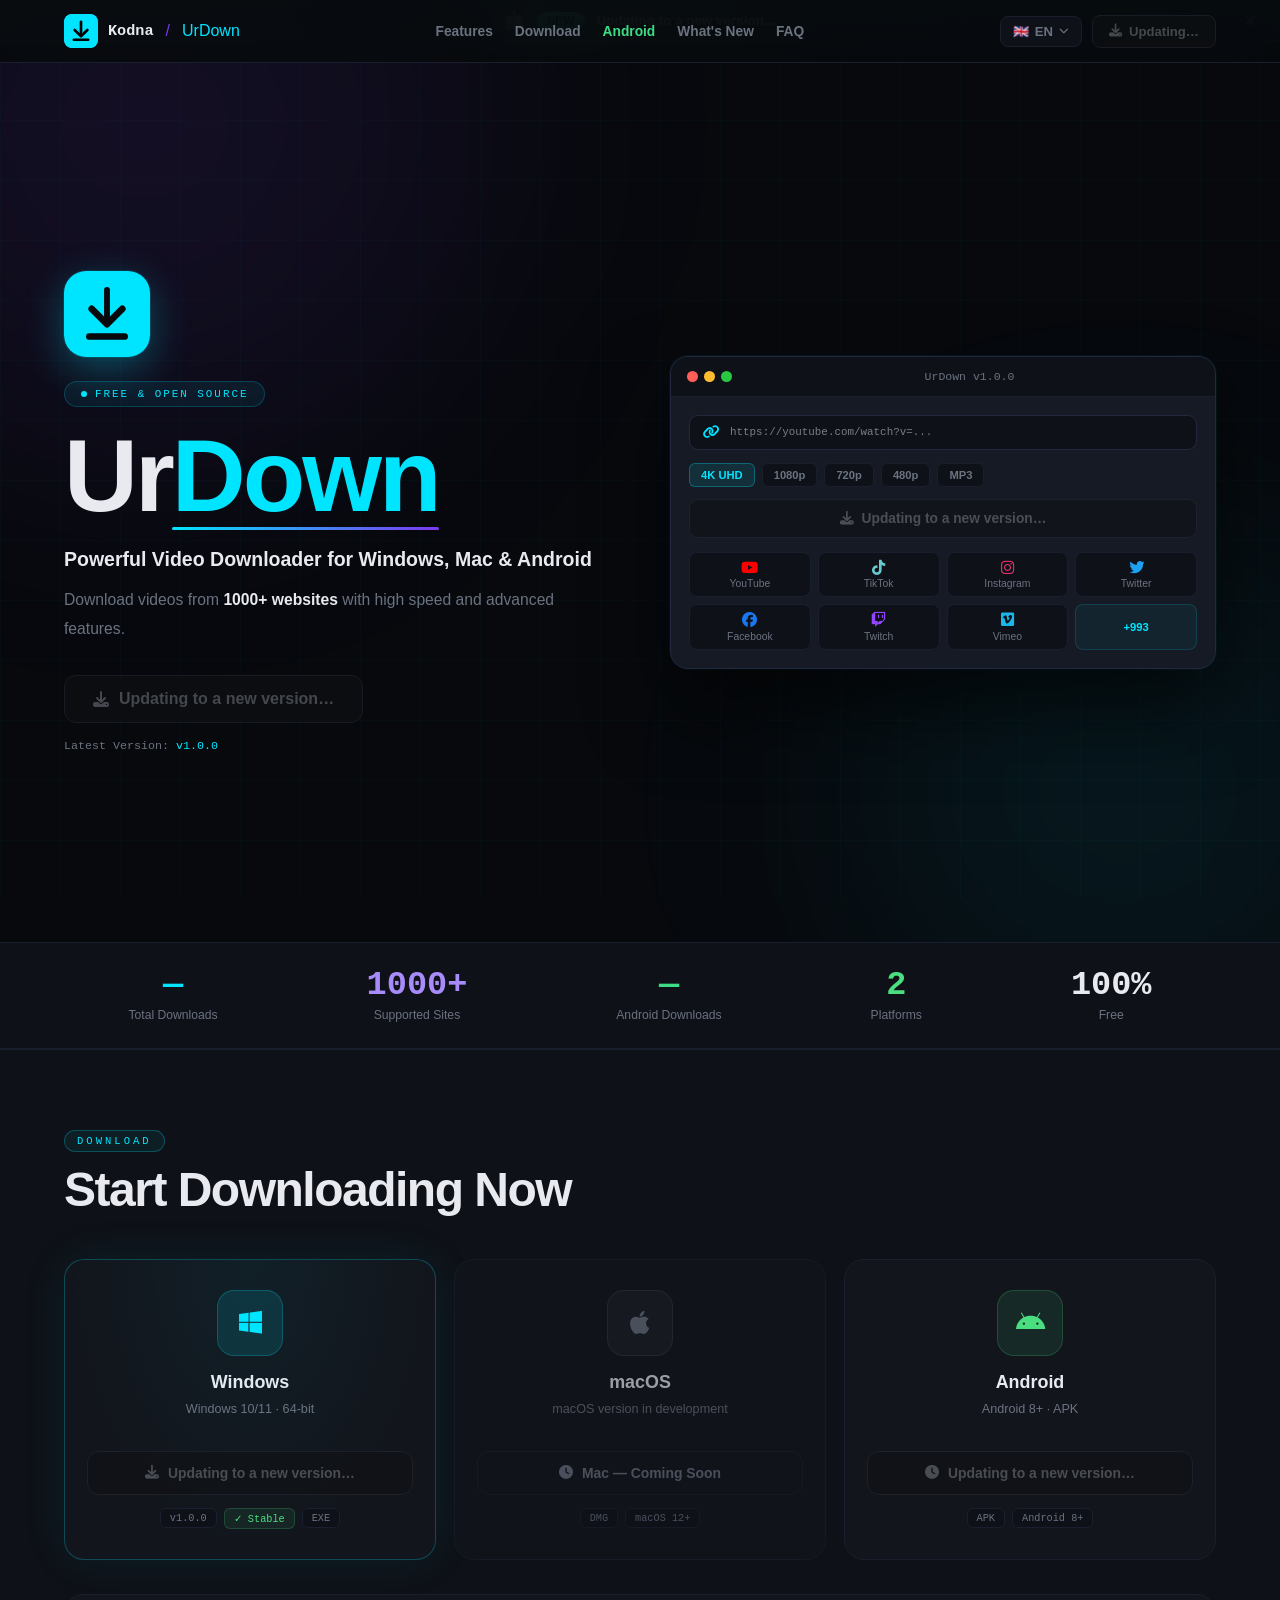
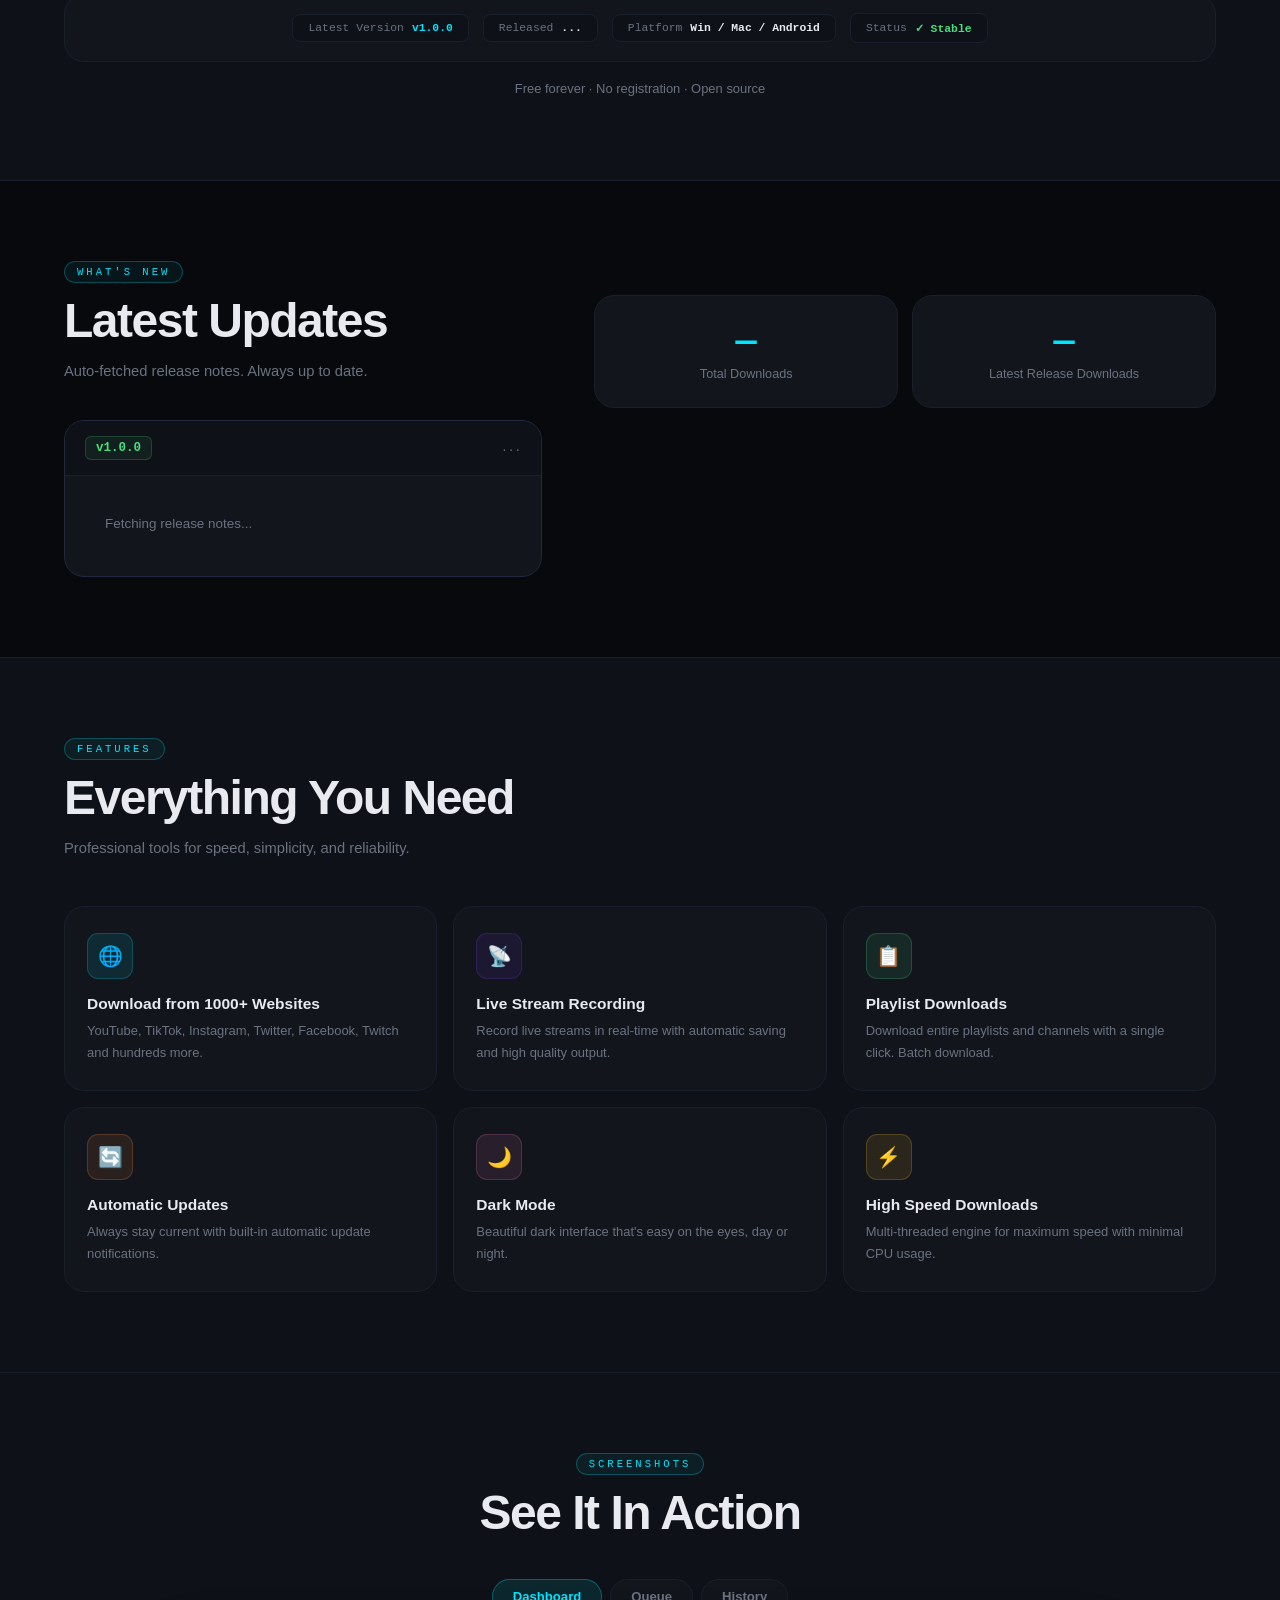
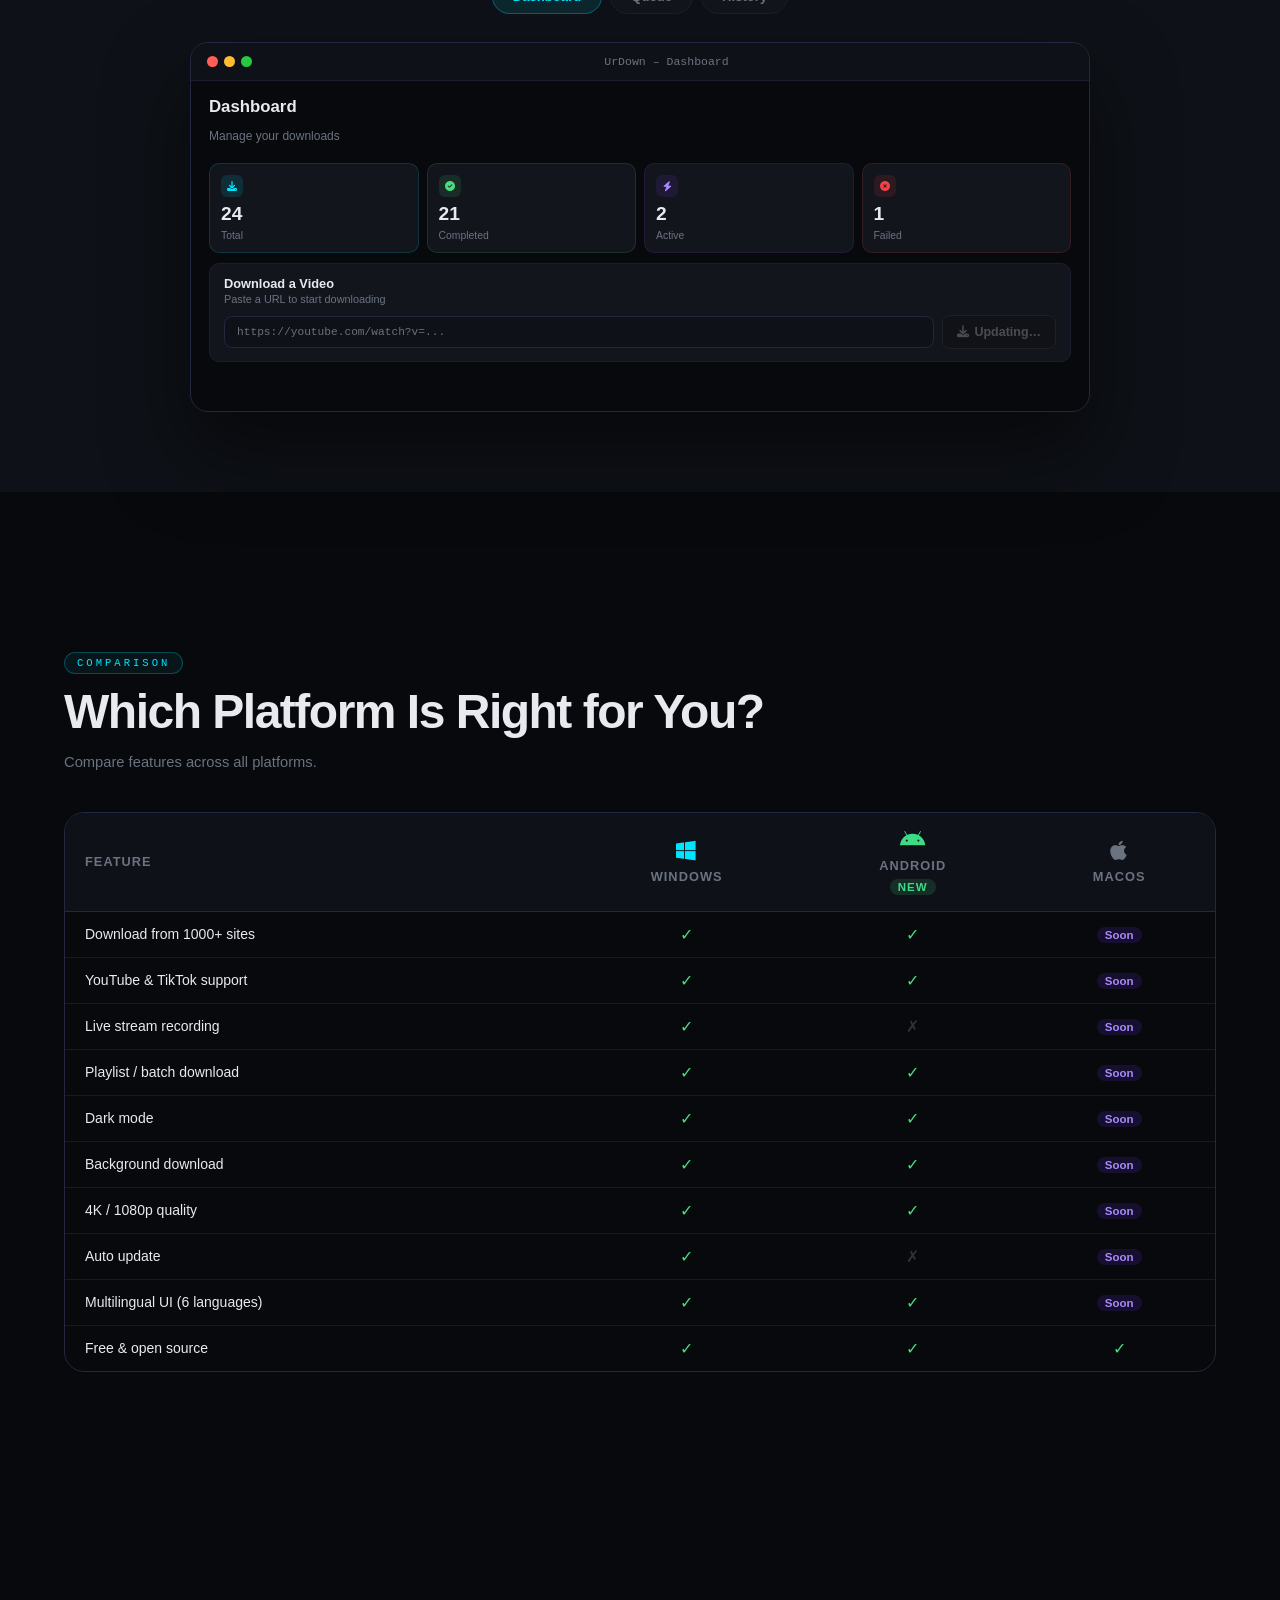
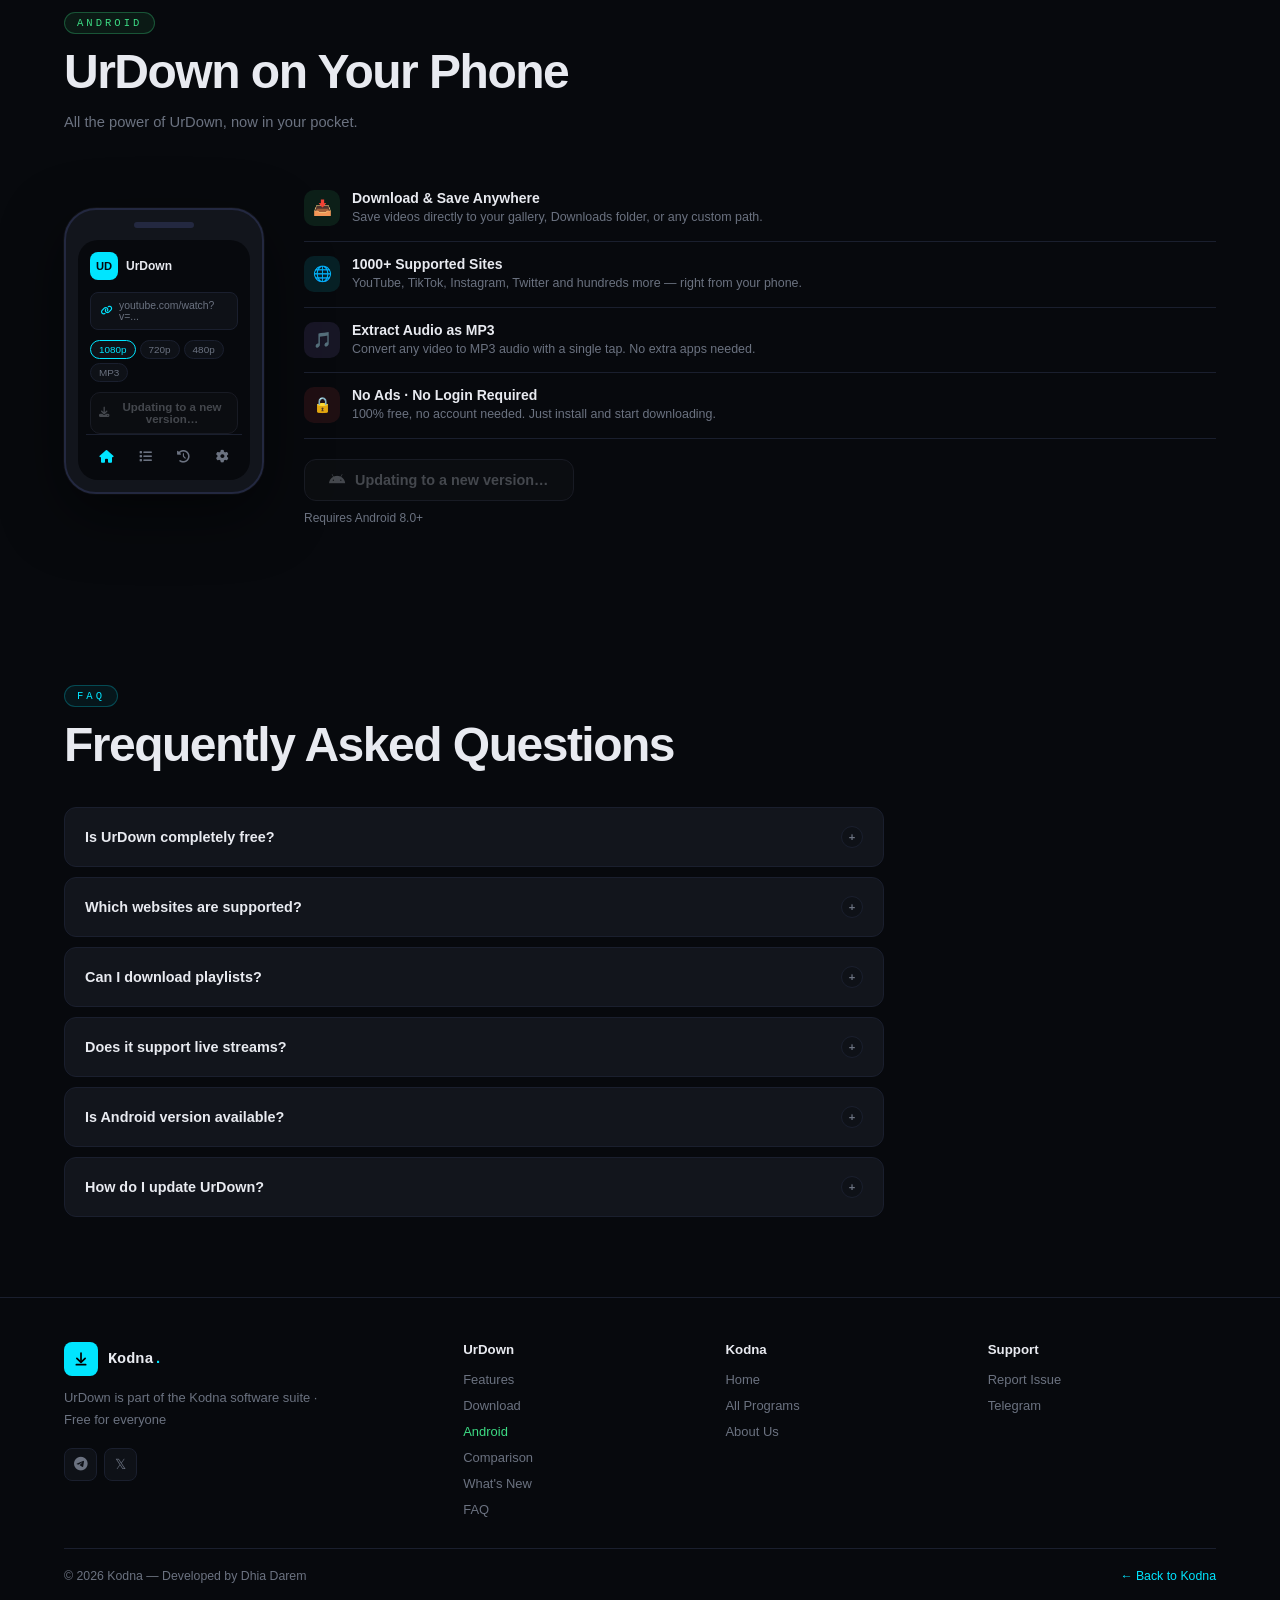
<file: urdown.html>
<!DOCTYPE html>
<html lang="en" dir="ltr" id="htmlRoot">
<head>
<meta charset="UTF-8">
<meta name="viewport" content="width=device-width, initial-scale=1.0">
<meta name="theme-color" content="#00E5FF">

<!-- ══ SECURITY ══ -->
<meta http-equiv="X-Content-Type-Options" content="nosniff">
<meta http-equiv="X-Frame-Options" content="SAMEORIGIN">
<meta http-equiv="Referrer-Policy" content="strict-origin-when-cross-origin">
<meta http-equiv="Permissions-Policy" content="camera=(),microphone=(),geolocation=(),payment=()">
<meta http-equiv="Content-Security-Policy" content="default-src 'self'; script-src 'self' 'unsafe-inline'; style-src 'self' 'unsafe-inline' https://fonts.googleapis.com https://cdnjs.cloudflare.com; font-src 'self' https://fonts.gstatic.com https://cdnjs.cloudflare.com data:; img-src 'self' data: https:; connect-src 'self' https://api.github.com; frame-ancestors 'none';">

<!-- ══ SEO ══ -->
<title>UrDown – Powerful Video Downloader for Windows, Mac & Android | Kodna</title>
<meta name="description" content="Download videos from 1000+ websites with UrDown. High speed, live stream recording, playlist downloads, dark mode, 6 languages. Free forever. No registration.">
<meta name="keywords" content="video downloader,UrDown,Kodna,download YouTube,TikTok downloader,free video downloader,Windows,Mac,Android,open source,playlist download,live stream record">
<meta name="author" content="Kodna / Dhia Darem">
<meta name="robots" content="index,follow,max-image-preview:large">
<link rel="canonical" href="https://kodna.org/urdown.html">

<!-- ══ Open Graph ══ -->
<meta property="og:type" content="website">
<meta property="og:url" content="https://kodna.org/urdown.html">
<meta property="og:title" content="UrDown – Download Videos from 1000+ Sites · Free">
<meta property="og:description" content="Powerful free video downloader for Windows, Mac & Android. 1000+ sites, live streams, playlists.">
<meta property="og:image" content="https://kodna.org/og-urdown.png">
<meta property="og:image:width" content="1200">
<meta property="og:image:height" content="630">
<meta property="og:site_name" content="Kodna">
<meta property="og:locale" content="en_US">

<!-- ══ Twitter ══ -->
<meta name="twitter:card" content="summary_large_image">
<meta name="twitter:title" content="UrDown – Powerful Video Downloader · Free">
<meta name="twitter:description" content="Download videos from 1000+ websites. Free forever. Windows, Mac & Android.">
<meta name="twitter:image" content="https://kodna.org/og-urdown.png">
<meta name="twitter:site" content="@kodna_iq">

<!-- ══ Structured Data (JSON-LD) ══ -->
<script type="application/ld+json">
{
  "@context": "https://schema.org",
  "@type": "SoftwareApplication",
  "name": "UrDown",
  "applicationCategory": "MultimediaApplication",
  "operatingSystem": "Windows, macOS, Android",
  "description": "Download videos from 1000+ websites with high speed and advanced features. Free forever.",
  "url": "https://kodna.org/urdown.html",
  "downloadUrl": "https://github.com/kodna-iq/urdown/releases/latest",
  "softwareVersion": "1.0.0",
  "datePublished": "2026-03-14",
  "author": {
    "@type": "Organization",
    "name": "Kodna",
    "url": "https://kodna.org"
  },
  "offers": {
    "@type": "Offer",
    "price": "0",
    "priceCurrency": "USD"
  },
  "featureList": [
    "Download from 1000+ websites",
    "Live stream recording",
    "Playlist downloads",
    "Dark mode",
    "6 language support",
    "Automatic updates"
  ]
}
</script>

<!-- ══ Favicon ══ -->
<link rel="icon" type="image/svg+xml" href="data:image/svg+xml,%3Csvg xmlns='http://www.w3.org/2000/svg' viewBox='0 0 64 64'%3E%3Crect width='64' height='64' rx='14' fill='%2300E5FF'/%3E%3Crect x='16' y='46' width='32' height='5' rx='2.5' fill='%23000'/%3E%3Crect x='29.5' y='12' width='5' height='28' rx='2.5' fill='%23000'/%3E%3Cpath d='M20 30 L32 42 L44 30' stroke='%23000' stroke-width='5' stroke-linecap='round' stroke-linejoin='round' fill='none'/%3E%3C/svg%3E">
<link rel="apple-touch-icon" href="data:image/svg+xml,%3Csvg xmlns='http://www.w3.org/2000/svg' viewBox='0 0 180 180'%3E%3Crect width='180' height='180' rx='38' fill='%2300E5FF'/%3E%3Crect x='45' y='128' width='90' height='14' rx='7' fill='%23000'/%3E%3Crect x='83' y='34' width='14' height='78' rx='7' fill='%23000'/%3E%3Cpath d='M56 85 L90 118 L124 85' stroke='%23000' stroke-width='14' stroke-linecap='round' stroke-linejoin='round' fill='none'/%3E%3C/svg%3E">

<!-- ══ Performance ══ -->
<link rel="preconnect" href="https://fonts.googleapis.com">
<link rel="preconnect" href="https://fonts.gstatic.com" crossorigin>
<link rel="preconnect" href="https://cdnjs.cloudflare.com">
<link rel="dns-prefetch" href="https://api.github.com">

<!-- ══ Fonts & Icons ══ -->
<link rel="stylesheet" href="https://cdnjs.cloudflare.com/ajax/libs/font-awesome/6.5.0/css/all.min.css" crossorigin="anonymous" referrerpolicy="no-referrer">
<link href="https://fonts.googleapis.com/css2?family=Cairo:wght@400;600;700;900&family=Plus+Jakarta+Sans:wght@400;600;700;800;900&family=Space+Mono:wght@400;700&display=swap" rel="stylesheet">

<style>
/* ═══════════════════════════════════════════
   DESIGN TOKENS
═══════════════════════════════════════════ */
:root {
  /* ── Android Launch Banner ── */
  --android-green: #3ddc84;

  --bg:      #07090d;
  --surface: #0e1117;
  --card:    #12151c;
  --card2:   #161a24;
  --accent:  #00e5ff;
  --accent2: #7c3aed;
  --accent3: #22d3ee;
  --green:   #4ade80;
  --text:    #e8eaf0;
  --muted:   #6b7280;
  --border:  #1a1f2e;
  --border2: #232840;
  --r: 12px;
  --r-lg: 20px;
  --shadow: 0 4px 24px rgba(0,0,0,.4);
}

/* ═══════════════════════════════════════════
   RESET & BASE
═══════════════════════════════════════════ */
*,*::before,*::after{margin:0;padding:0;box-sizing:border-box}
html{scroll-behavior:smooth;-webkit-text-size-adjust:100%}
body{
  background:var(--bg);color:var(--text);
  font-family:'Plus Jakarta Sans','Cairo',sans-serif;
  overflow-x:clip;-webkit-font-smoothing:antialiased;
  -moz-osx-font-smoothing:grayscale;
}
body.lang-ar,body.lang-ku{font-family:'Cairo',sans-serif}
a{text-decoration:none;color:inherit}
button{cursor:pointer;font-family:inherit;border:none;background:none}
img{max-width:100%;display:block}
section{position:relative;z-index:1}

/* ═══════════════════════════════════════════
   AMBIENT
═══════════════════════════════════════════ */
.grid-bg{
  position:fixed;inset:0;z-index:0;pointer-events:none;
  background-image:linear-gradient(rgba(0,229,255,.025) 1px,transparent 1px),
                   linear-gradient(90deg,rgba(0,229,255,.025) 1px,transparent 1px);
  background-size:60px 60px;animation:gridDrift 22s linear infinite;
}
@keyframes gridDrift{to{background-position:60px 60px}}
.blob{position:fixed;border-radius:50%;filter:blur(130px);pointer-events:none;z-index:0}
.b1{width:650px;height:650px;background:rgba(124,58,237,.1);top:-200px;left:-180px;animation:bf 15s ease-in-out infinite}
.b2{width:520px;height:520px;background:rgba(0,229,255,.07);bottom:-150px;right:-100px;animation:bf 19s ease-in-out infinite reverse}
@keyframes bf{0%,100%{transform:translate(0,0)}50%{transform:translate(28px,28px)}}

/* ═══════════════════════════════════════════
   NAV
═══════════════════════════════════════════ */
nav{
  position:fixed;top:0;width:100%;z-index:1000;
  padding:14px max(5%,env(safe-area-inset-right,5%));
  display:flex;align-items:center;justify-content:space-between;gap:16px;
  background:rgba(7,9,13,.9);backdrop-filter:blur(28px);
  border-bottom:1px solid var(--border);
}
.nav-logo{display:flex;align-items:center;gap:10px;flex-shrink:0}
.nav-logo .logo-box{
  width:34px;height:34px;border-radius:8px;overflow:hidden;flex-shrink:0;
  background:var(--accent);display:flex;align-items:center;justify-content:center;
}
.nav-logo .logo-box svg{display:block}
.nav-logo .brand{font-family:'Space Mono',monospace;font-size:.95rem;font-weight:700;color:var(--text)}
.nav-logo .slash{color:var(--accent2);margin:0 2px}
.nav-logo .prod{color:var(--accent)}
.nav-links{display:flex;gap:22px;list-style:none}
.nav-links a{color:var(--muted);font-size:.86rem;font-weight:600;transition:color .2s;white-space:nowrap}
.nav-links a:hover{color:var(--accent)}
.nav-right{display:flex;align-items:center;gap:10px;flex-shrink:0}

/* Lang switcher */
.lang-sw{position:relative}
.lang-btn{
  display:flex;align-items:center;gap:6px;padding:7px 12px;border-radius:8px;
  background:var(--surface);border:1px solid var(--border);
  color:var(--muted);font-size:.82rem;font-weight:600;transition:all .2s;
}
.lang-btn:hover{border-color:var(--accent);color:var(--accent)}
.lang-btn .chev{font-size:.6rem;transition:transform .2s}
.lang-btn.open .chev{transform:rotate(180deg)}
.lang-menu{
  position:absolute;top:calc(100% + 8px);right:0;
  background:var(--card2);border:1px solid var(--border2);
  border-radius:var(--r);padding:6px;min-width:162px;
  box-shadow:0 20px 50px rgba(0,0,0,.6);
  display:none;flex-direction:column;gap:2px;z-index:500;
}
html[dir=rtl] .lang-menu{right:auto;left:0}
.lang-menu.open{display:flex}
.lang-item{
  display:flex;align-items:center;gap:9px;
  padding:9px 12px;border-radius:8px;
  color:var(--muted);font-size:.83rem;font-weight:600;
  text-align:left;width:100%;transition:all .15s;
}
html[dir=rtl] .lang-item{text-align:right}
.lang-item:hover{background:var(--surface);color:var(--text)}
.lang-item.active{background:rgba(0,229,255,.08);color:var(--accent);border:1px solid rgba(0,229,255,.15)}

/* Download nav btn */
.btn-nav-dl{
  display:flex;align-items:center;gap:7px;padding:8px 16px;border-radius:8px;
  background:linear-gradient(135deg,var(--accent2),var(--accent));
  color:#fff;font-size:.82rem;font-weight:700;transition:all .2s;
}
.btn-nav-dl:hover{transform:translateY(-1px);box-shadow:0 6px 20px rgba(124,58,237,.4)}

/* Hamburger */
.ham{display:none;flex-direction:column;gap:5px;padding:4px}
.ham span{display:block;width:22px;height:2px;background:var(--text);border-radius:2px;transition:all .3s}
.ham.open span:nth-child(1){transform:translateY(7px) rotate(45deg)}
.ham.open span:nth-child(2){opacity:0}
.ham.open span:nth-child(3){transform:translateY(-7px) rotate(-45deg)}
.mob-nav{
  display:none;position:fixed;top:63px;left:0;right:0;z-index:999;
  background:rgba(7,9,13,.97);backdrop-filter:blur(24px);
  border-bottom:1px solid var(--border);padding:14px 5%;flex-direction:column;gap:0;
}
.mob-nav.open{display:flex}
.mob-nav a{color:var(--muted);font-size:.93rem;font-weight:600;padding:13px 0;border-bottom:1px solid var(--border);transition:color .2s}
.mob-nav a:last-child{border-bottom:none}
.mob-nav a:hover{color:var(--accent)}

/* ═══════════════════════════════════════════
   HERO
═══════════════════════════════════════════ */
.hero{
  min-height:100vh;
  display:grid;grid-template-columns:1fr 1fr;
  align-items:center;gap:60px;
  padding:100px 5% 60px;
  max-width:1300px;margin:0 auto;
}
.hero-logo-img{
  width:86px;height:86px;margin-bottom:24px;
  border-radius:22px;overflow:hidden;flex-shrink:0;
  box-shadow:0 12px 40px rgba(0,229,255,.3),0 0 0 1px rgba(0,229,255,.12);
  animation:fadeUp .7s ease both;
  transition:transform .3s,box-shadow .3s;
}
.hero-logo-img:hover{transform:scale(1.06) rotate(-3deg);box-shadow:0 20px 50px rgba(0,229,255,.45)}
.hero-badge{
  display:inline-flex;align-items:center;gap:8px;
  background:rgba(0,229,255,.07);border:1px solid rgba(0,229,255,.2);
  border-radius:100px;padding:6px 16px;
  font-family:'Space Mono',monospace;font-size:.68rem;
  color:var(--accent);letter-spacing:2px;text-transform:uppercase;
  margin-bottom:20px;animation:fadeUp .8s ease both;
}
.badge-dot{width:6px;height:6px;background:var(--accent);border-radius:50%;animation:pulse 2s ease-in-out infinite}
@keyframes pulse{0%,100%{opacity:1;transform:scale(1)}50%{opacity:.3;transform:scale(1.5)}}
.hero h1{
  font-size:clamp(3.4rem,8vw,6.8rem);
  font-weight:900;line-height:.95;letter-spacing:-3px;
  animation:fadeUp .8s .1s ease both;
}
.hero h1 .ur{color:var(--text)}
.hero h1 .dn{color:var(--accent);position:relative;display:inline-block;padding-bottom:6px}
.hero h1 .dn::after{
  content:'';position:absolute;left:0;right:0;bottom:0;height:3px;
  background:linear-gradient(90deg,var(--accent),var(--accent2));border-radius:2px;
  animation:slideIn .6s .6s ease both;transform-origin:left;
}

@keyframes slideIn{from{transform:scaleX(0)}to{transform:scaleX(1)}}
.hero-sub{
  margin-top:16px;font-size:clamp(1rem,2.2vw,1.22rem);
  font-weight:700;color:var(--text);line-height:1.4;
  animation:fadeUp .8s .2s ease both;
}
.hero-desc{
  margin-top:12px;font-size:clamp(.88rem,1.8vw,.98rem);
  color:var(--muted);line-height:1.85;
  animation:fadeUp .8s .28s ease both;
}
.hero-desc strong{color:var(--text);font-weight:700}
.hero-actions{
  display:flex;gap:12px;margin-top:32px;flex-wrap:wrap;
  animation:fadeUp .8s .36s ease both;
}
.btn-dl-main{
  display:flex;align-items:center;gap:10px;
  background:linear-gradient(135deg,var(--accent),var(--accent3));
  color:#07090d;font-weight:800;font-size:clamp(.92rem,1.8vw,1rem);
  padding:14px 28px;border-radius:var(--r);border:none;
  box-shadow:0 8px 30px rgba(0,229,255,.28);transition:all .25s;cursor:pointer;
}
.btn-dl-main:hover{transform:translateY(-3px);box-shadow:0 14px 40px rgba(0,229,255,.42)}
.hero-version{
  margin-top:16px;font-family:'Space Mono',monospace;
  font-size:.73rem;color:var(--muted);
  animation:fadeUp .8s .44s ease both;
}
.hero-version #heroVersion{color:var(--accent)}

/* Hero mockup */
.hero-visual{animation:fadeUp .9s .3s ease both}
.app-win{
  background:var(--card2);border:1px solid var(--border2);
  border-radius:18px;overflow:hidden;
  box-shadow:0 40px 80px rgba(0,0,0,.6),0 0 0 1px rgba(0,229,255,.06);
}
.app-tb{
  display:flex;align-items:center;gap:8px;
  padding:13px 16px;background:var(--surface);
  border-bottom:1px solid var(--border);
}
.tb-dots{display:flex;gap:6px}
.tb-dot{width:11px;height:11px;border-radius:50%}
.tb-dot.r{background:#ff5f57}.tb-dot.y{background:#febc2e}.tb-dot.g{background:#28c840}
.tb-title{flex:1;text-align:center;font-family:'Space Mono',monospace;font-size:.72rem;color:var(--muted)}
.app-body{padding:18px}
.app-url{
  display:flex;align-items:center;gap:10px;
  background:var(--surface);border:1px solid var(--border2);
  border-radius:9px;padding:10px 13px;margin-bottom:13px;overflow:hidden;
}
.app-url i{color:var(--accent);font-size:.85rem;flex-shrink:0}
.url-t{color:var(--text);opacity:.5;font-family:'Space Mono',monospace;font-size:.68rem;white-space:nowrap;overflow:hidden;text-overflow:ellipsis;min-width:0}
.app-q{display:flex;gap:7px;margin-bottom:12px;flex-wrap:wrap}
.q-chip{padding:5px 11px;border-radius:6px;font-size:.7rem;font-weight:700;background:var(--surface);border:1px solid var(--border);color:var(--muted);cursor:pointer;transition:all .15s}
.q-chip.on{background:rgba(0,229,255,.1);border-color:rgba(0,229,255,.3);color:var(--accent)}
.app-dl-btn{
  width:100%;padding:11px;border-radius:9px;border:none;
  background:linear-gradient(135deg,var(--accent),var(--accent3));
  color:#07090d;font-weight:800;font-size:.86rem;
  display:flex;align-items:center;justify-content:center;gap:8px;
  cursor:pointer;transition:all .2s;margin-bottom:14px;
}
.app-grid{display:grid;grid-template-columns:repeat(4,1fr);gap:7px}
.site-ch{
  padding:7px 4px;border-radius:8px;text-align:center;
  background:var(--surface);border:1px solid var(--border);
  font-size:.65rem;color:var(--muted);transition:all .2s;
}
.site-ch i{display:block;font-size:.95rem;margin-bottom:3px}
.site-more{
  padding:7px 4px;border-radius:8px;text-align:center;
  background:rgba(0,229,255,.05);border:1px solid rgba(0,229,255,.15);
  font-size:.7rem;color:var(--accent);font-weight:700;
  display:flex;align-items:center;justify-content:center;
}

/* ═══════════════════════════════════════════
   STATS BAR
═══════════════════════════════════════════ */
.stats-bar{
  position:relative;z-index:1;
  background:var(--surface);border-top:1px solid var(--border);border-bottom:1px solid var(--border);
  padding:26px 5%;
}
.stats-inner{
  max-width:1300px;margin:0 auto;
  display:flex;justify-content:space-around;align-items:center;flex-wrap:wrap;gap:20px;
}
.stat-i{text-align:center}
.stat-v{font-family:'Space Mono',monospace;font-size:clamp(1.5rem,3.5vw,2.1rem);font-weight:700;line-height:1}
.stat-v.c{color:var(--accent)}.stat-v.p{color:#a78bfa}.stat-v.g{color:var(--green)}.stat-v.w{color:var(--text)}
.stat-l{font-size:.76rem;color:var(--muted);margin-top:5px}

/* ═══════════════════════════════════════════
   SECTIONS SHARED
═══════════════════════════════════════════ */
.wrap{max-width:1300px;margin:0 auto;padding:80px 5%}
.sec-tag{
  display:inline-block;font-family:'Space Mono',monospace;
  font-size:.66rem;letter-spacing:3px;text-transform:uppercase;
  color:var(--accent);padding:4px 12px;
  border:1px solid rgba(0,229,255,.25);border-radius:100px;
  background:rgba(0,229,255,.06);margin-bottom:13px;
}
.sec-title{font-size:clamp(1.9rem,4vw,3rem);font-weight:900;letter-spacing:-1.5px;line-height:1.05;margin-bottom:12px}
.sec-desc{color:var(--muted);font-size:.92rem;line-height:1.85;max-width:500px}

/* ═══════════════════════════════════════════
   DOWNLOAD
═══════════════════════════════════════════ */
.dl-section{background:var(--surface);border-top:1px solid var(--border);border-bottom:1px solid var(--border)}
.dl-grid{display:grid;grid-template-columns:repeat(3,1fr);gap:18px;margin-top:44px}
.pl-card{
  background:var(--card);border:1px solid var(--border);
  border-radius:var(--r-lg);padding:30px 22px;text-align:center;
  transition:all .3s;position:relative;overflow:hidden;
}
.pl-card::before{
  content:'';position:absolute;inset:0;
  background:radial-gradient(ellipse at 50% 0%,rgba(0,229,255,.05) 0%,transparent 70%);
  opacity:0;transition:opacity .3s;pointer-events:none;
}
.pl-card.act{border-color:rgba(0,229,255,.25);box-shadow:0 0 50px rgba(0,229,255,.07)}
.pl-card.act::before{opacity:1}
.pl-card.act:hover{transform:translateY(-6px);box-shadow:0 28px 60px rgba(0,0,0,.5),0 0 50px rgba(0,229,255,.1)}
.pl-card.soon{opacity:.65}
.pl-icon{width:66px;height:66px;border-radius:17px;margin:0 auto 16px;display:flex;align-items:center;justify-content:center;font-size:26px}
.pi-w{background:rgba(0,229,255,.12);border:1px solid rgba(0,229,255,.22)}
.pi-m{background:rgba(255,255,255,.04);border:1px solid rgba(255,255,255,.09)}
.pi-a{background:rgba(74,222,128,.1);border:1px solid rgba(74,222,128,.2)}
.pl-name{font-size:1.12rem;font-weight:800;margin-bottom:6px}
.pl-desc{font-size:.79rem;color:var(--muted);line-height:1.6;margin-bottom:18px;min-height:34px}
.btn-pl{
  display:flex;align-items:center;justify-content:center;gap:9px;
  width:100%;padding:13px 16px;border-radius:var(--r);
  font-weight:700;font-size:.87rem;transition:all .25s;
}
.btn-pl.a{background:linear-gradient(135deg,var(--accent),var(--accent3));color:#07090d;box-shadow:0 6px 24px rgba(0,229,255,.25)}
.btn-pl.a:hover{transform:translateY(-2px);box-shadow:0 10px 32px rgba(0,229,255,.4)}
.btn-pl.s{background:transparent;color:var(--muted);border:1px solid var(--border);cursor:default}
.pl-meta{display:flex;align-items:center;justify-content:center;gap:7px;margin-top:13px;flex-wrap:wrap}
.meta-c{font-family:'Space Mono',monospace;font-size:.64rem;padding:3px 9px;border-radius:6px;background:var(--surface);border:1px solid var(--border);color:var(--muted)}
.meta-c.g{background:rgba(74,222,128,.08);color:var(--green);border-color:rgba(74,222,128,.2)}

/* Version strip */
.ver-strip{
  display:flex;align-items:center;justify-content:center;
  gap:14px;flex-wrap:wrap;margin-top:34px;padding:18px;
  background:var(--card);border:1px solid var(--border);border-radius:var(--r-lg);
}
.v-chip{
  display:flex;align-items:center;gap:8px;
  padding:7px 15px;border-radius:8px;
  background:var(--surface);border:1px solid var(--border);
  font-family:'Space Mono',monospace;font-size:.71rem;
}
.v-chip .lbl{color:var(--muted)}.v-chip .val{color:var(--text);font-weight:700}
.v-chip .val.c{color:var(--accent)}.v-chip .val.g{color:var(--green)}
.dl-note{text-align:center;margin-top:16px;color:var(--muted);font-size:.81rem;line-height:1.7}

/* ═══════════════════════════════════════════
   WHAT'S NEW
═══════════════════════════════════════════ */
.wn-grid{display:grid;grid-template-columns:1fr 1.3fr;gap:52px;align-items:start}
html[dir=rtl] .wn-grid{direction:rtl}
.rel-box{background:var(--card);border:1px solid var(--border2);border-radius:var(--r-lg);overflow:hidden;margin-top:34px}
.rel-hdr{
  display:flex;align-items:center;justify-content:space-between;
  padding:15px 20px;background:var(--surface);border-bottom:1px solid var(--border);
}
.rel-ver{
  font-family:'Space Mono',monospace;font-size:.78rem;font-weight:700;
  color:var(--green);background:rgba(74,222,128,.08);
  border:1px solid rgba(74,222,128,.2);padding:4px 10px;border-radius:6px;
}
.rel-date{font-family:'Space Mono',monospace;font-size:.7rem;color:var(--muted)}
#releaseNotes{padding:20px;font-size:.84rem;line-height:1.85;color:var(--muted);min-height:100px}
#releaseNotes h2,#releaseNotes h3{font-size:.88rem;font-weight:700;color:var(--text);margin:12px 0 7px}
#releaseNotes ul{padding-inline-start:20px;display:flex;flex-direction:column;gap:5px}
#releaseNotes li{color:var(--muted)}
#releaseNotes li::marker{color:var(--accent)}
.spin{animation:spin .8s linear infinite}
@keyframes spin{to{transform:rotate(360deg)}}

/* DL stats */
.dl-stats{display:grid;grid-template-columns:1fr 1fr;gap:14px;max-width:100%;margin-top:0}
.dl-stat{background:var(--card);border:1px solid var(--border);border-radius:var(--r-lg);padding:26px 20px;text-align:center}
.dl-stat .num{font-family:'Space Mono',monospace;font-size:clamp(1.5rem,3vw,2.2rem);font-weight:700;color:var(--accent);margin-bottom:5px}
.dl-stat .lbl{font-size:.79rem;color:var(--muted)}

/* Changelog list */
.cl-list{margin-top:14px;display:flex;flex-direction:column;gap:9px}
.cl-item{display:flex;align-items:flex-start;gap:13px;background:var(--card);border:1px solid var(--border);border-radius:var(--r);padding:14px 16px;transition:border-color .2s}
.cl-item:hover{border-color:var(--border2)}
.cl-ver{font-family:'Space Mono',monospace;font-size:.67rem;font-weight:700;color:var(--accent);background:rgba(0,229,255,.08);border:1px solid rgba(0,229,255,.15);padding:3px 9px;border-radius:5px;white-space:nowrap;flex-shrink:0;margin-top:2px}
.cl-ver.l{color:var(--green);background:rgba(74,222,128,.08);border-color:rgba(74,222,128,.2)}
.cl-title{font-weight:700;font-size:.84rem;margin-bottom:3px}
.cl-desc{color:var(--muted);font-size:.79rem;line-height:1.6}
.cl-date{font-family:'Space Mono',monospace;font-size:.65rem;color:var(--muted);margin-top:4px}

/* ═══════════════════════════════════════════
   FEATURES
═══════════════════════════════════════════ */
.feat-bg{background:var(--surface);border-top:1px solid var(--border)}
.feat-grid{display:grid;grid-template-columns:repeat(3,1fr);gap:16px;margin-top:44px}
.feat-card{
  background:var(--card);border:1px solid var(--border);
  border-radius:var(--r-lg);padding:26px 22px;transition:all .3s;position:relative;overflow:hidden;
}
.feat-card::after{
  content:'';position:absolute;top:0;left:0;right:0;height:1px;
  background:linear-gradient(90deg,transparent,var(--accent),transparent);
  opacity:0;transition:opacity .3s;
}
.feat-card:hover{border-color:rgba(0,229,255,.2);transform:translateY(-5px);box-shadow:0 24px 50px rgba(0,0,0,.45)}
.feat-card:hover::after{opacity:.5}
.f-ico{width:46px;height:46px;border-radius:11px;display:flex;align-items:center;justify-content:center;font-size:20px;margin-bottom:16px}
.fc{background:rgba(0,229,255,.1);border:1px solid rgba(0,229,255,.2)}
.fp{background:rgba(124,58,237,.1);border:1px solid rgba(124,58,237,.2)}
.fg{background:rgba(74,222,128,.1);border:1px solid rgba(74,222,128,.2)}
.fo{background:rgba(251,146,60,.1);border:1px solid rgba(251,146,60,.2)}
.fpi{background:rgba(244,114,182,.1);border:1px solid rgba(244,114,182,.2)}
.fy{background:rgba(251,191,36,.1);border:1px solid rgba(251,191,36,.2)}
.feat-title{font-size:.97rem;font-weight:700;margin-bottom:7px}
.feat-desc{color:var(--muted);font-size:.81rem;line-height:1.7}

/* ═══════════════════════════════════════════
   SCREENSHOTS
═══════════════════════════════════════════ */
.ss-bg{background:var(--surface);border-top:1px solid var(--border)}
.ss-hdr{text-align:center;margin-bottom:40px}
.ss-hdr .sec-desc{max-width:480px;margin:0 auto}
.tab-row{display:flex;gap:8px;justify-content:center;margin-bottom:28px;flex-wrap:wrap}
.g-tab{
  padding:9px 20px;border-radius:100px;
  background:var(--card);border:1px solid var(--border);
  color:var(--muted);font-size:.82rem;font-weight:600;transition:all .2s;
}
.g-tab:hover{border-color:var(--border2);color:var(--text)}
.g-tab.on{background:rgba(0,229,255,.1);border-color:rgba(0,229,255,.3);color:var(--accent)}
.gal-frame{
  max-width:900px;margin:0 auto;
  background:var(--card2);border:1px solid var(--border2);
  border-radius:18px;overflow:hidden;box-shadow:0 40px 80px rgba(0,0,0,.5);
}
.gal-tb{display:flex;align-items:center;gap:8px;padding:12px 16px;background:var(--surface);border-bottom:1px solid var(--border)}
.gal-panel{display:none;height:330px;overflow:hidden;background:var(--bg)}
@media(max-width:400px){.gal-panel{height:auto;min-height:280px}}
.gal-panel.on{display:flex}
.gal-inner{flex:1;overflow:hidden;padding:16px 18px;display:flex;flex-direction:column;gap:10px}

/* Mock UI components */
.m-head{font-size:1.05rem;font-weight:800;color:var(--text);margin-bottom:2px}
.m-sub{font-size:.75rem;color:var(--muted);margin-bottom:10px}
.m-stats{display:grid;grid-template-columns:repeat(4,1fr);gap:8px}
.m-stat{background:var(--card);border-radius:10px;padding:11px;display:flex;flex-direction:column;gap:7px}
.m-stat-icon{width:22px;height:22px;border-radius:6px;display:flex;align-items:center;justify-content:center}
.m-stat-num{font-size:1.2rem;font-weight:800;color:var(--text);line-height:1}
.m-stat-lbl{font-size:.65rem;color:var(--muted)}
.m-url-box{background:var(--card);border:1px solid var(--border);border-radius:10px;padding:12px 14px}
.m-url-label{font-size:.8rem;font-weight:700;color:var(--text);margin-bottom:2px}
.m-url-hint{font-size:.68rem;color:var(--muted);margin-bottom:10px}
.m-url-row{display:flex;gap:8px;align-items:center}
.m-input{flex:1;background:var(--surface);border:1px solid var(--border2);border-radius:8px;padding:9px 12px;font-size:.7rem;color:rgba(255,255,255,.4);font-family:'Space Mono',monospace}
.m-btn-dl{background:var(--accent);color:#07090d;padding:9px 14px;border-radius:8px;font-size:.78rem;font-weight:800;white-space:nowrap;display:flex;align-items:center;gap:6px;flex-shrink:0}

/* Queue cards */
.q-card{background:var(--card);border:1px solid var(--border);border-radius:11px;overflow:hidden;display:flex;flex-shrink:0}
.q-stripe{width:3px;flex-shrink:0}
.q-body{flex:1;padding:11px 12px}
.q-row{display:flex;gap:9px;align-items:flex-start;margin-bottom:7px}
.q-thumb{width:62px;height:44px;border-radius:6px;flex-shrink:0;display:flex;align-items:center;justify-content:center}
.q-info{flex:1;min-width:0}
.q-title{font-size:.79rem;font-weight:600;color:var(--text);overflow:hidden;text-overflow:ellipsis;white-space:nowrap;margin-bottom:4px}
.q-chips{display:flex;gap:5px;align-items:center;flex-wrap:wrap}
.q-chip-s{font-size:.63rem;font-weight:700;padding:2px 7px;border-radius:4px}
.q-chip-info{font-size:.62rem;padding:2px 5px;border-radius:4px;background:var(--surface);color:var(--muted)}
.q-prog{height:4px;background:var(--border2);border-radius:2px;overflow:hidden}
.q-prog-bar{height:100%;border-radius:2px}
.q-act-row{display:flex;gap:7px;padding:8px 12px 10px;border-top:1px solid var(--border)}
.q-act-btn{flex:1;background:var(--surface);border-radius:7px;padding:5px;text-align:center;display:flex;align-items:center;justify-content:center;gap:5px;font-size:.7rem;color:var(--accent);font-weight:500}
.q-act-btn.p{background:rgba(0,229,255,.1);border:1px solid rgba(0,229,255,.25)}

/* History panel */
.h-search{background:var(--surface);border:1px solid var(--border2);border-radius:9px;padding:9px 12px;display:flex;align-items:center;gap:8px;margin-bottom:8px}
.h-search span{font-size:.72rem;color:rgba(255,255,255,.2);font-family:'Space Mono',monospace}
.h-item{background:var(--card);border:1px solid var(--border);border-radius:10px;padding:11px 12px;display:flex;gap:9px;align-items:center;flex-shrink:0}
.h-thumb{width:54px;height:38px;border-radius:6px;flex-shrink:0;display:flex;align-items:center;justify-content:center}
.h-info{flex:1;min-width:0}
.h-title{font-size:.78rem;font-weight:600;color:var(--text);overflow:hidden;text-overflow:ellipsis;white-space:nowrap;margin-bottom:4px}
.h-meta{display:flex;align-items:center;gap:5px}
.h-tag{font-size:.6rem;padding:1px 6px;border-radius:4px;background:var(--surface);color:var(--muted)}
.h-time{font-size:.62rem;color:var(--muted);margin-left:auto;flex-shrink:0}

/* ═══════════════════════════════════════════
   FAQ
═══════════════════════════════════════════ */
.faq-wrap{max-width:820px}
.faq-list{margin-top:36px;display:flex;flex-direction:column;gap:10px}
.faq-item{
  background:var(--card);border:1px solid var(--border);
  border-radius:var(--r);overflow:hidden;transition:border-color .2s;
}
.faq-item:hover{border-color:var(--border2)}
.faq-item.open{border-color:rgba(0,229,255,.2)}
.faq-q{
  display:flex;align-items:center;justify-content:space-between;gap:12px;
  padding:18px 20px;cursor:pointer;font-weight:700;font-size:.9rem;
  transition:color .2s;user-select:none;
}
.faq-q:hover{color:var(--accent)}
.faq-icon{width:22px;height:22px;border-radius:50%;background:var(--surface);border:1px solid var(--border);display:flex;align-items:center;justify-content:center;flex-shrink:0;font-size:.7rem;color:var(--muted);transition:all .3s}
.faq-item.open .faq-icon{background:rgba(0,229,255,.1);border-color:rgba(0,229,255,.3);color:var(--accent);transform:rotate(45deg)}
.faq-a{display:none;padding:0 20px 18px;color:var(--muted);font-size:.86rem;line-height:1.8}
.faq-item.open .faq-a{display:block}
.faq-a a{color:var(--accent)}

/* ═══════════════════════════════════════════
   FOOTER
═══════════════════════════════════════════ */
footer{border-top:1px solid var(--border);padding:44px 5% 28px;position:relative;z-index:1}
.footer-inner{max-width:1300px;margin:0 auto;display:grid;grid-template-columns:1.6fr 1fr 1fr 1fr;gap:34px;margin-bottom:30px}
.footer-brand .br-row{display:flex;align-items:center;gap:10px;margin-bottom:11px}
.footer-brand .br-icon{width:34px;height:34px;border-radius:8px;overflow:hidden;flex-shrink:0;background:var(--accent);display:flex;align-items:center;justify-content:center}
.footer-brand .br-name{font-family:'Space Mono',monospace;font-size:.95rem;font-weight:700}
.footer-brand .br-name span{color:var(--accent)}
.footer-brand p{color:var(--muted);font-size:.81rem;line-height:1.75;max-width:260px;margin-bottom:16px}
.footer-soc{display:flex;gap:7px}
.soc-btn{width:33px;height:33px;border-radius:8px;border:1px solid var(--border);background:var(--surface);color:var(--muted);display:flex;align-items:center;justify-content:center;font-size:.88rem;transition:all .2s}
.soc-btn:hover{border-color:var(--accent);color:var(--accent);transform:translateY(-2px)}
.footer-col h5{font-weight:700;font-size:.83rem;margin-bottom:13px}
.footer-col ul{list-style:none;display:flex;flex-direction:column;gap:8px}
.footer-col ul li a{color:var(--muted);font-size:.81rem;transition:color .2s}
.footer-col ul li a:hover{color:var(--accent)}
.footer-btm{
  border-top:1px solid var(--border);padding-top:20px;
  max-width:1300px;margin:0 auto;
  display:flex;align-items:center;justify-content:space-between;flex-wrap:wrap;gap:10px;
}
.footer-copy{color:var(--muted);font-size:.77rem}

/* ═══════════════════════════════════════════
   ANIMATIONS & REVEAL
═══════════════════════════════════════════ */
@keyframes fadeUp{from{opacity:0;transform:translateY(26px)}to{opacity:1;transform:translateY(0)}}
.rev{opacity:0;transform:translateY(24px);transition:opacity .6s ease,transform .6s ease}
.rev.vis{opacity:1;transform:translateY(0)}

/* ═══════════════════════════════════════════
   RESPONSIVE
═══════════════════════════════════════════ */
@media(max-width:1024px){
  .hero{grid-template-columns:1fr;text-align:center;padding:88px 5% 56px;gap:44px}
  html[dir=rtl] .hero{text-align:right}
  .hero-logo-img{margin-left:auto;margin-right:auto}
  html[dir=rtl] .hero-logo-img{margin-left:0;margin-right:0}
  .hero-actions{justify-content:center}
  html[dir=rtl] .hero-actions{justify-content:flex-start}
  .hero-version{text-align:center}
  html[dir=rtl] .hero-version{text-align:right}
  .hero-visual{max-width:520px;margin:0 auto;width:100%}
  .wn-grid{grid-template-columns:1fr}
  .feat-grid{grid-template-columns:repeat(2,1fr)}
  .footer-inner{grid-template-columns:1fr 1fr;gap:26px}
  .footer-brand{grid-column:1/-1}
  .nav-links{display:none}
  .ham{display:flex}
}
@media(max-width:768px){
  .hero{padding:80px 5% 48px;gap:36px}
  .dl-grid{grid-template-columns:1fr;max-width:380px;margin:36px auto 0}
  .stats-inner{gap:16px}
  .wn-grid .dl-stats{grid-template-columns:1fr 1fr}
  .wrap{padding:60px 5%}
}
@media(max-width:520px){
  nav{padding:12px 4%;gap:8px}
  .hero{padding:74px 4% 44px;gap:30px}
  .hero-logo-img{width:70px;height:70px}
  .hero-actions{flex-direction:column;align-items:center;max-width:300px;margin-left:auto;margin-right:auto}
  .btn-dl-main{width:100%;justify-content:center}
  .wrap{padding:52px 4%}
  .feat-grid{grid-template-columns:1fr}
  .faq-wrap{max-width:100%}
  .m-stats{grid-template-columns:repeat(2,1fr)}
  .footer-inner{grid-template-columns:1fr;gap:22px}
  .footer-btm{flex-direction:column;align-items:flex-start}
  .ver-strip{flex-direction:column;align-items:stretch}
  .v-chip{justify-content:space-between}
  .dl-stats{grid-template-columns:1fr 1fr!important;max-width:100%}
  .tab-row{gap:5px}
  .g-tab{padding:7px 12px;font-size:.76rem}
}
@media(max-width:380px){
  .hero h1{font-size:3rem;letter-spacing:-1.5px}
  .m-stats{grid-template-columns:repeat(2,1fr)}
}
/* RTL */
html[dir=rtl] .footer-inner{direction:rtl}
html[dir=rtl] .footer-col ul{align-items:flex-end}
html[dir=rtl] .footer-brand p{text-align:right}
html[dir=rtl] .footer-btm{flex-direction:row-reverse}
html[dir=rtl] .faq-q{flex-direction:row-reverse}
html[dir=rtl] .app-tb{flex-direction:row-reverse}
html[dir=rtl] .tb-dots{flex-direction:row-reverse}
html[dir=rtl] .tb-title{text-align:right}

/* ── Android Launch Banner ── */
#android-banner{
  background:linear-gradient(90deg,rgba(61,220,132,.15),rgba(0,229,255,.1));
  border-bottom:1px solid rgba(61,220,132,.3);
  padding:10px 20px;
  display:flex;align-items:center;justify-content:center;gap:12px;
  font-size:.84rem;font-weight:600;color:var(--text);
  position:relative;z-index:200;
  animation:bannerSlide .5s ease;
}
@keyframes bannerSlide{from{transform:translateY(-100%);opacity:0}to{transform:translateY(0);opacity:1}}
#android-banner .ban-icon{font-size:1.1rem}
#android-banner .ban-badge{
  background:var(--android-green);color:#07090d;
  border-radius:20px;padding:2px 10px;font-size:.75rem;font-weight:800;
}
#android-banner .ban-link{
  color:var(--android-green);text-decoration:underline;cursor:pointer;
}
#android-banner .ban-close{
  position:absolute;right:16px;top:50%;transform:translateY(-50%);
  color:var(--muted);cursor:pointer;font-size:1rem;padding:4px 8px;
  transition:color .2s;
}
#android-banner .ban-close:hover{color:var(--text)}

/* ── Platform Comparison Table ── */
#comparison{padding:80px 0}
.cmp-table-wrap{overflow-x:auto;margin-top:36px;border-radius:var(--r-lg);border:1px solid var(--border2)}
.cmp-table{width:100%;border-collapse:collapse;min-width:520px}
.cmp-table th{
  padding:16px 20px;text-align:center;font-size:.8rem;font-weight:700;
  text-transform:uppercase;letter-spacing:.08em;color:var(--muted);
  background:var(--surface);border-bottom:1px solid var(--border2);
}
.cmp-table th:first-child{text-align:left;width:44%}
html[dir=rtl] .cmp-table th:first-child{text-align:right}
html[dir=rtl] .cmp-table td:first-child{text-align:right}
.cmp-table th .th-platform{display:flex;flex-direction:column;align-items:center;gap:6px}
.cmp-table th .th-platform i{font-size:1.4rem}
.cmp-table th.win-col .th-platform i{color:var(--accent)}
.cmp-table th.and-col .th-platform i{color:var(--android-green)}
.cmp-table th.mac-col .th-platform i{color:var(--muted)}
.cmp-table td{
  padding:13px 20px;border-bottom:1px solid rgba(26,31,46,.8);
  font-size:.875rem;text-align:center;color:var(--muted);
}
.cmp-table td:first-child{text-align:left;color:var(--text);font-weight:500}
.cmp-table tr:last-child td{border-bottom:none}
.cmp-table tr:hover td{background:rgba(255,255,255,.02)}
.cmp-yes{color:var(--green);font-size:1rem}
.cmp-no{color:var(--muted);font-size:1rem;opacity:.4}
.cmp-soon-tag{
  background:rgba(124,58,237,.15);color:#a78bfa;
  border-radius:20px;padding:2px 8px;font-size:.72rem;font-weight:700;
}
.cmp-new-tag{
  background:rgba(61,220,132,.15);color:var(--android-green);
  border-radius:20px;padding:2px 8px;font-size:.72rem;font-weight:700;
}

/* ── Android Screenshot mockup ── */
.android-mockup-wrap{
  display:flex;align-items:center;justify-content:center;
  gap:40px;margin-top:40px;flex-wrap:wrap;
}
.android-phone{
  width:200px;background:var(--card);border-radius:32px;
  border:2px solid var(--border2);padding:12px;
  box-shadow:0 20px 60px rgba(0,0,0,.5),0 0 0 1px rgba(255,255,255,.04);
  flex-shrink:0;
}
.phone-notch{
  width:60px;height:6px;background:var(--border2);border-radius:3px;
  margin:0 auto 12px;
}
.phone-screen{background:var(--bg);border-radius:20px;overflow:hidden;padding:12px}
.phone-header{display:flex;align-items:center;gap:8px;margin-bottom:12px}
.phone-logo{
  width:28px;height:28px;background:var(--accent);border-radius:8px;
  display:flex;align-items:center;justify-content:center;
  font-size:.7rem;font-weight:900;color:#07090d;
}
.phone-title{font-size:.75rem;font-weight:700;color:var(--text)}
.phone-url-bar{
  background:var(--surface);border:1px solid var(--border);border-radius:8px;
  padding:7px 10px;font-size:.65rem;color:var(--muted);margin-bottom:10px;
  display:flex;align-items:center;gap:6px;
}
.phone-q-row{display:flex;gap:4px;margin-bottom:10px;flex-wrap:wrap}
.phone-chip{
  background:var(--surface);border:1px solid var(--border);
  border-radius:20px;padding:3px 8px;font-size:.62rem;color:var(--muted);
}
.phone-chip.act{border-color:var(--accent);color:var(--accent)}
.phone-dl-btn{
  width:100%;background:var(--accent);color:#07090d;border-radius:10px;
  padding:8px;font-size:.72rem;font-weight:800;text-align:center;
  display:flex;align-items:center;justify-content:center;gap:6px;
}
.phone-bottom{margin:0 -4px;padding-top:10px;border-top:1px solid var(--border)}
.phone-nav{display:flex;justify-content:space-around}
.phone-nav-ico{font-size:.8rem;color:var(--muted);padding:4px}
.phone-nav-ico.act{color:var(--accent)}
.android-features-list{flex:1;min-width:240px}
.android-feat-item{
  display:flex;align-items:flex-start;gap:12px;
  padding:14px 0;border-bottom:1px solid var(--border);
}
.android-feat-item:last-child{border-bottom:none}
.android-feat-ico{
  width:36px;height:36px;border-radius:10px;flex-shrink:0;
  display:flex;align-items:center;justify-content:center;font-size:.95rem;
}
.android-feat-title{font-size:.875rem;font-weight:700;color:var(--text);margin-bottom:2px}
.android-feat-desc{font-size:.78rem;color:var(--muted);line-height:1.5}

/* ── Smart download button ── */
.btn-dl-main.android-mode{
  background:linear-gradient(135deg,#3ddc84,#2bb869) !important;
  color:#07090d !important;
}

@media(max-width:640px){
  .cmp-table th,.cmp-table td{padding:10px 12px;font-size:.78rem}
  .android-mockup-wrap{gap:24px}
}

/* ── Downloads disabled: updating ── */
.btn-dl-main,.btn-nav-dl,.btn-pl.a,.app-dl-btn,.m-btn-dl,.phone-dl-btn,
.btn-dl-main.android-mode{
  pointer-events:none !important;cursor:not-allowed !important;
  opacity:.6;filter:grayscale(.5);
  background:var(--surface) !important;color:var(--muted) !important;
  border:1px solid var(--border2) !important;box-shadow:none !important;
}
.ban-link{display:none !important}
</style>
</head>

<body>

<!-- ═══ ANDROID LAUNCH BANNER ═══ -->
<div id="android-banner">
  <span class="ban-icon">🤖</span>
  <span class="ban-badge" data-i18n="ban_new">NEW</span>
  <span data-i18n="ban_text">UrDown for Android is now available!</span>
  <a class="ban-link" href="#download" data-i18n="ban_link">Download APK</a>
  <span class="ban-close" onclick="document.getElementById('android-banner').style.display='none'" aria-label="Close">✕</span>
</div>

<div class="grid-bg" aria-hidden="true"></div>
<div class="blob b1" aria-hidden="true"></div>
<div class="blob b2" aria-hidden="true"></div>

<!-- ═══ NAV ═══ -->
<nav role="navigation" aria-label="Main navigation">
  <a href="index.html" class="nav-logo" aria-label="Kodna home">
    <div class="logo-box" aria-hidden="true">
      <svg xmlns="http://www.w3.org/2000/svg" viewBox="0 0 64 64" width="34" height="34" fill="none">
        <rect width="64" height="64" rx="14" fill="#00E5FF"/>
        <rect x="16" y="46" width="32" height="5" rx="2.5" fill="#000"/>
        <rect x="29.5" y="12" width="5" height="28" rx="2.5" fill="#000"/>
        <path d="M20 30 L32 42 L44 30" stroke="#000" stroke-width="5" stroke-linecap="round" stroke-linejoin="round"/>
      </svg>
    </div>
    <span class="brand">Kodna</span><span class="slash">/</span><span class="prod">UrDown</span>
  </a>
  <ul class="nav-links" aria-label="Site sections">
    <li><a href="#features" data-i18n="nav_features">Features</a></li>
    <li><a href="#download" data-i18n="nav_download">Download</a></li>
    <li><a href="#android-section" style="color:var(--android-green)" data-i18n="nav_android">Android <span style="font-size:.65rem;background:var(--android-green);color:#07090d;border-radius:20px;padding:1px 6px;font-weight:800;vertical-align:middle">NEW</span></a></li>
    <li><a href="#whats-new" data-i18n="nav_changelog">What's New</a></li>
    <li><a href="#faq" data-i18n="nav_faq">FAQ</a></li>
  </ul>
  <div class="nav-right">
    <div class="lang-sw" id="langSw">
      <button class="lang-btn" id="langBtn" onclick="toggleLangMenu()" aria-label="Change language" aria-haspopup="true">
        <span id="langFlag">🇬🇧</span>
        <span id="langCode">EN</span>
        <i class="fa-solid fa-chevron-down chev" id="langChev"></i>
      </button>
      <div class="lang-menu" id="langMenu" role="menu">
        <button class="lang-item active" onclick="setLang('en')" data-lang="en" role="menuitem">🇬🇧 English</button>
        <button class="lang-item" onclick="setLang('ar')" data-lang="ar" role="menuitem">🇮🇶 العربية</button>
        <button class="lang-item" onclick="setLang('ku')" data-lang="ku" role="menuitem">🏔️ کوردی</button>
        <button class="lang-item" onclick="setLang('zh')" data-lang="zh" role="menuitem">🇨🇳 中文</button>
        <button class="lang-item" onclick="setLang('es')" data-lang="es" role="menuitem">🇪🇸 Español</button>
        <button class="lang-item" onclick="setLang('ru')" data-lang="ru" role="menuitem">🇷🇺 Русский</button>
      </div>
    </div>
    <button class="btn-nav-dl" onclick="startDownload()" aria-label="Download UrDown">
      <i class="fa-solid fa-download" aria-hidden="true"></i>
      <span data-i18n="nav_dl_btn">Download</span>
    </button>
    <button class="ham" id="ham" onclick="toggleMenu()" aria-label="Toggle menu" aria-expanded="false">
      <span></span><span></span><span></span>
    </button>
  </div>
</nav>

<div class="mob-nav" id="mobNav" role="navigation">
  <a href="#features" onclick="toggleMenu()" data-i18n="nav_features">Features</a>
  <a href="#download" onclick="toggleMenu()" data-i18n="nav_download">Download</a>
  <a href="#android-section" onclick="toggleMenu()" style="color:var(--android-green)" data-i18n="nav_android">Android 🤖</a>
  <a href="#whats-new" onclick="toggleMenu()" data-i18n="nav_changelog">What's New</a>
  <a href="#faq" onclick="toggleMenu()" data-i18n="nav_faq">FAQ</a>
</div>

<!-- ═══ HERO ═══ -->
<section class="hero" aria-label="Hero">
  <div class="hero-content">
    <div class="hero-logo-img" aria-hidden="true">
      <svg xmlns="http://www.w3.org/2000/svg" viewBox="0 0 1024 1024" fill="none" width="100%" height="100%" style="display:block">
        <rect width="1024" height="1024" rx="210" fill="#00E5FF"/>
        <rect x="262" y="740" width="500" height="80" rx="40" fill="#07090d"/>
        <rect x="477" y="190" width="70" height="450" rx="35" fill="#07090d"/>
        <path d="M330 450 L512 632 L694 450" stroke="#07090d" stroke-width="80" stroke-linecap="round" stroke-linejoin="round"/>
      </svg>
    </div>
    <div class="hero-badge" dir="ltr" style="unicode-bidi:isolate">
      <div class="badge-dot" aria-hidden="true"></div>
      <span data-i18n="hero_badge">Free &amp; Open Source</span>
    </div>
    <h1 dir="ltr" style="unicode-bidi:isolate"><span class="ur">Ur</span><span class="dn">Down</span></h1>
    <p class="hero-sub" data-i18n="hero_sub">Powerful Video Downloader for Windows, Mac &amp; Android</p>
    <p class="hero-desc" data-i18n-html="hero_desc">Download videos from <strong>1000+ websites</strong> with high speed and advanced features.</p>
    <div class="hero-actions">
      <button class="btn-dl-main" onclick="startDownload()" aria-label="Download UrDown for Windows">
        <i class="fa-solid fa-download" aria-hidden="true"></i>
        <span data-i18n="btn_win">Download for Windows</span>
      </button>
    </div>
    <p class="hero-version">
      <span data-i18n="ver_label">Latest Version</span>:&nbsp;<span id="heroVersion" dir="ltr" style="unicode-bidi:isolate">...</span>
    </p>
  </div>

  <!-- App Mockup -->
  <div class="hero-visual" aria-hidden="true">
    <div class="app-win">
      <div class="app-tb">
        <div class="tb-dots">
          <div class="tb-dot r"></div><div class="tb-dot y"></div><div class="tb-dot g"></div>
        </div>
        <div class="tb-title">UrDown v<span id="mockVer">1.0.0</span></div>
      </div>
      <div class="app-body">
        <div class="app-url">
          <i class="fa-solid fa-link"></i>
          <span class="url-t">https://youtube.com/watch?v=...</span>
        </div>
        <div class="app-q">
          <span class="q-chip on">4K UHD</span>
          <span class="q-chip">1080p</span>
          <span class="q-chip">720p</span>
          <span class="q-chip">480p</span>
          <span class="q-chip">MP3</span>
        </div>
        <button class="app-dl-btn" onclick="startDownload()">
          <i class="fa-solid fa-download"></i>
          <span data-i18n="btn_win">Download for Windows</span>
        </button>
        <div class="app-grid">
          <div class="site-ch"><i class="fa-brands fa-youtube" style="color:#FF0000"></i>YouTube</div>
          <div class="site-ch"><i class="fa-brands fa-tiktok" style="color:#69C9D0"></i>TikTok</div>
          <div class="site-ch"><i class="fa-brands fa-instagram" style="color:#E1306C"></i>Instagram</div>
          <div class="site-ch"><i class="fa-brands fa-twitter" style="color:#1DA1F2"></i>Twitter</div>
          <div class="site-ch"><i class="fa-brands fa-facebook" style="color:#1877F2"></i>Facebook</div>
          <div class="site-ch"><i class="fa-brands fa-twitch" style="color:#9146FF"></i>Twitch</div>
          <div class="site-ch"><i class="fa-brands fa-vimeo" style="color:#1AB7EA"></i>Vimeo</div>
          <div class="site-more">+993</div>
        </div>
      </div>
    </div>
  </div>
</section>

<!-- ═══ STATS BAR ═══ -->
<div class="stats-bar rev" role="region" aria-label="Statistics">
  <div class="stats-inner">
    <div class="stat-i">
      <div class="stat-v c" id="statTotal">—</div>
      <div class="stat-l" data-i18n="stat_dl">Total Downloads</div>
    </div>
    <div class="stat-i">
      <div class="stat-v p">1000+</div>
      <div class="stat-l" data-i18n="stat_sites">Supported Sites</div>
    </div>
    <div class="stat-i">
      <div class="stat-v" style="color:var(--android-green)" id="statAndDl">—</div>
      <div class="stat-l" data-i18n="stat_and_dl">Android Downloads</div>
    </div>
    <div class="stat-i">
      <div class="stat-v g">2</div>
      <div class="stat-l" data-i18n="stat_plat">Platforms</div>
    </div>
    <div class="stat-i">
      <div class="stat-v w">100%</div>
      <div class="stat-l" data-i18n="stat_free">Free</div>
    </div>
  </div>
</div>

<!-- ═══ DOWNLOAD ═══ -->
<section class="dl-section" id="download" aria-label="Download">
  <div class="wrap">
    <div class="sec-tag" data-i18n="sec_dl">Download</div>
    <h2 class="sec-title" data-i18n="dl_title">Start Downloading Now</h2>
    <div class="dl-grid rev">
      <!-- Windows -->
      <div class="pl-card act" id="winCard">
        <div class="pl-icon pi-w"><i class="fa-brands fa-windows" style="color:var(--accent)"></i></div>
        <div class="pl-name">Windows</div>
        <div class="pl-desc" data-i18n="win_desc">Windows 10/11 · 64-bit</div>
        <button class="btn-pl a" id="winBtn" onclick="startDownload()">
          <i class="fa-solid fa-download"></i>
          <span data-i18n="btn_win">Download for Windows</span>
        </button>
        <div class="pl-meta">
          <span class="meta-c" id="winVer">...</span>
          <span class="meta-c g" data-i18n="status_stable">✓ Stable</span>
          <span class="meta-c" id="winSize">EXE</span>
        </div>
      </div>
      <!-- Mac -->
      <div class="pl-card soon" id="macCard">
        <div class="pl-icon pi-m"><i class="fa-brands fa-apple" style="color:var(--muted)"></i></div>
        <div class="pl-name">macOS</div>
        <div class="pl-desc" data-i18n="mac_desc">macOS version in development</div>
        <button class="btn-pl s" id="macBtn" disabled>
          <i class="fa-solid fa-clock"></i>
          <span data-i18n="btn_mac">Mac — Coming Soon</span>
        </button>
        <div class="pl-meta"><span class="meta-c">DMG</span><span class="meta-c">macOS 12+</span></div>
      </div>
      <!-- Android -->
      <div class="pl-card" id="androidCard">
        <div class="pl-icon pi-a"><i class="fa-brands fa-android" style="color:var(--green)"></i></div>
        <div class="pl-name">Android</div>
        <div class="pl-desc" data-i18n="and_desc">Android 8+ · APK</div>
        <button class="btn-pl a" id="androidBtn">
          <i class="fa-solid fa-clock"></i>
          <span data-i18n="btn_and">Download for Android</span>
        </button>
        <div class="pl-meta"><span class="meta-c">APK</span><span class="meta-c">Android 8+</span></div>
      </div>
    </div>

    <!-- Version Strip -->
    <div class="ver-strip rev">
      <div class="v-chip"><span class="lbl" data-i18n="ver_label">Latest Version</span><span class="val c" id="verChip" dir="ltr" style="unicode-bidi:isolate">...</span></div>
      <div class="v-chip"><span class="lbl" data-i18n="rel_label">Released</span><span class="val" id="dateChip" dir="ltr" style="unicode-bidi:isolate">...</span></div>
      <div class="v-chip"><span class="lbl" data-i18n="plat_label">Platform</span><span class="val">Win / Mac / Android</span></div>
      <div class="v-chip"><span class="lbl" data-i18n="status_label">Status</span><span class="val g" data-i18n="status_stable">✓ Stable</span></div>
    </div>
    <p class="dl-note rev">
      <span data-i18n="free_note">Free forever · No registration · Open source</span>
    </p>
  </div>
</section>

<!-- ═══ WHAT'S NEW ═══ -->
<section id="whats-new" aria-label="What's New">
  <div class="wrap">
    <div class="wn-grid">
      <div>
        <div class="sec-tag" data-i18n="sec_wn">What's New</div>
        <h2 class="sec-title" data-i18n="wn_title">Latest Updates</h2>
        <p class="sec-desc" data-i18n="wn_desc">Auto-fetched release notes. Always up to date.</p>
        <div class="rel-box rev">
          <div class="rel-hdr">
            <span class="rel-ver" id="relVerBadge" dir="ltr" style="unicode-bidi:isolate">...</span>
            <span class="rel-date" id="relDateBadge" dir="ltr" style="unicode-bidi:isolate">...</span>
          </div>
          <div id="releaseNotes">
            <div style="display:flex;align-items:center;gap:10px;color:var(--muted);font-size:.83rem;padding:20px">
              <i class="fa-solid fa-circle-notch spin"></i>
              <span data-i18n="wn_loading">Fetching release notes...</span>
            </div>
          </div>
        </div>
      </div>
      <div>
        <div class="dl-stats rev" style="margin-top:34px">
          <div class="dl-stat">
            <div class="num" id="dlTotal">—</div>
            <div class="lbl" data-i18n="total_dl">Total Downloads</div>
          </div>
          <div class="dl-stat">
            <div class="num" id="dlLatest">—</div>
            <div class="lbl" data-i18n="latest_dl">Latest Release Downloads</div>
          </div>
        </div>
        <div class="cl-list rev" id="clList"></div>
      </div>
    </div>
  </div>
</section>

<!-- ═══ FEATURES ═══ -->
<section class="feat-bg" id="features" aria-label="Features">
  <div class="wrap">
    <div class="sec-tag" data-i18n="sec_feat">Features</div>
    <h2 class="sec-title" data-i18n="feat_title">Everything You Need</h2>
    <p class="sec-desc" data-i18n="feat_desc">Professional tools for speed, simplicity, and reliability.</p>
    <div class="feat-grid">
      <div class="feat-card rev"><div class="f-ico fc">🌐</div><div class="feat-title" data-i18n="f1t">Download from 1000+ Websites</div><div class="feat-desc" data-i18n="f1d">YouTube, TikTok, Instagram, Twitter, Facebook, Twitch and hundreds more.</div></div>
      <div class="feat-card rev" style="animation-delay:.06s"><div class="f-ico fp">📡</div><div class="feat-title" data-i18n="f2t">Live Stream Recording</div><div class="feat-desc" data-i18n="f2d">Record live streams in real-time with automatic saving and high quality output.</div></div>
      <div class="feat-card rev" style="animation-delay:.12s"><div class="f-ico fg">📋</div><div class="feat-title" data-i18n="f3t">Playlist Downloads</div><div class="feat-desc" data-i18n="f3d">Download entire playlists and channels with a single click. Batch download.</div></div>
      <div class="feat-card rev" style="animation-delay:.18s"><div class="f-ico fo">🔄</div><div class="feat-title" data-i18n="f4t">Automatic Updates</div><div class="feat-desc" data-i18n="f4d">Always stay current with built-in automatic update notifications and installer.</div></div>
      <div class="feat-card rev" style="animation-delay:.24s"><div class="f-ico fpi">🌙</div><div class="feat-title" data-i18n="f5t">Dark Mode</div><div class="feat-desc" data-i18n="f5d">Beautiful dark interface that's easy on the eyes, day or night.</div></div>
      <div class="feat-card rev" style="animation-delay:.30s"><div class="f-ico fy">⚡</div><div class="feat-title" data-i18n="f6t">High Speed Downloads</div><div class="feat-desc" data-i18n="f6d">Multi-threaded download engine for maximum speed with minimal CPU usage.</div></div>
    </div>
  </div>
</section>

<!-- ═══ SCREENSHOTS ═══ -->
<section class="ss-bg" id="screenshots" aria-label="Screenshots">
  <div class="wrap">
    <div class="ss-hdr">
      <div class="sec-tag" data-i18n="sec_ss">Screenshots</div>
      <h2 class="sec-title" data-i18n="ss_title">See It In Action</h2>
    </div>
    <div class="tab-row" role="tablist">
      <button class="g-tab on" onclick="switchTab('dash')" role="tab" aria-selected="true" data-i18n="tab_dash">Dashboard</button>
      <button class="g-tab" onclick="switchTab('queue')" role="tab" aria-selected="false" data-i18n="tab_queue">Queue</button>
      <button class="g-tab" onclick="switchTab('hist')" role="tab" aria-selected="false" data-i18n="tab_hist">History</button>
    </div>
    <div class="gal-frame rev" aria-live="polite">
      <div class="gal-tb">
        <div class="tb-dots"><div class="tb-dot r"></div><div class="tb-dot y"></div><div class="tb-dot g"></div></div>
        <div class="tb-title" id="galTitle">UrDown – Dashboard</div>
      </div>

      <!-- Dashboard Tab -->
      <div class="gal-panel on" id="tab-dash">
        <div class="gal-inner">
          <div class="m-head" data-i18n="tab_dash">Dashboard</div>
          <div class="m-sub" data-i18n="m_manage">Manage your downloads</div>
          <div class="m-stats">
            <div class="m-stat" style="border:1px solid rgba(0,229,255,.15)">
              <div class="m-stat-icon" style="background:rgba(0,229,255,.12)"><i class="fa-solid fa-download" style="color:var(--accent);font-size:10px"></i></div>
              <div class="m-stat-num">24</div><div class="m-stat-lbl" data-i18n="m_total">Total</div>
            </div>
            <div class="m-stat" style="border:1px solid rgba(74,222,128,.15)">
              <div class="m-stat-icon" style="background:rgba(74,222,128,.12)"><i class="fa-solid fa-circle-check" style="color:var(--green);font-size:10px"></i></div>
              <div class="m-stat-num">21</div><div class="m-stat-lbl" data-i18n="m_done">Completed</div>
            </div>
            <div class="m-stat" style="border:1px solid rgba(124,58,237,.15)">
              <div class="m-stat-icon" style="background:rgba(124,58,237,.12)"><i class="fa-solid fa-bolt" style="color:#a78bfa;font-size:10px"></i></div>
              <div class="m-stat-num">2</div><div class="m-stat-lbl" data-i18n="m_active">Active</div>
            </div>
            <div class="m-stat" style="border:1px solid rgba(239,68,68,.15)">
              <div class="m-stat-icon" style="background:rgba(239,68,68,.12)"><i class="fa-solid fa-circle-xmark" style="color:#ef4444;font-size:10px"></i></div>
              <div class="m-stat-num">1</div><div class="m-stat-lbl" data-i18n="m_fail">Failed</div>
            </div>
          </div>
          <div class="m-url-box">
            <div class="m-url-label" data-i18n="m_dl_video">Download a Video</div>
            <div class="m-url-hint" data-i18n="m_paste">Paste a URL to start downloading</div>
            <div class="m-url-row">
              <div class="m-input">https://youtube.com/watch?v=...</div>
              <button class="m-btn-dl" onclick="startDownload()"><i class="fa-solid fa-download" style="font-size:.75rem"></i><span data-i18n="nav_dl_btn">Download</span></button>
            </div>
          </div>
        </div>
      </div>

      <!-- Queue Tab -->
      <div class="gal-panel" id="tab-queue">
        <div class="gal-inner">
          <div class="m-head" data-i18n="tab_queue">Queue</div>
          <!-- Card 1: Downloading -->
          <div class="q-card" style="flex-shrink:0">
            <div class="q-stripe" style="background:var(--accent)"></div>
            <div class="q-body">
              <div class="q-row">
                <div class="q-thumb" style="background:linear-gradient(135deg,#FF0000,#cc0000)"><i class="fa-brands fa-youtube" style="color:#fff;font-size:1rem"></i></div>
                <div class="q-info">
                  <div class="q-title">The Art of Code – Dylan Beattie [Full Talk]</div>
                  <div class="q-chips">
                    <span class="q-chip-s" style="background:rgba(0,229,255,.14);color:var(--accent)" data-i18n="m_dling">Downloading</span>
                    <span class="q-chip-info">MP4</span><span class="q-chip-info">1080p</span>
                    <span class="q-chip-info" style="color:var(--accent)">4.2 MB/s</span>
                  </div>
                </div>
                <i class="fa-solid fa-pause" style="color:var(--muted);font-size:13px;flex-shrink:0;padding:4px"></i>
              </div>
              <div class="q-prog"><div class="q-prog-bar" style="width:73%;background:var(--accent)"></div></div>
            </div>
          </div>
          <!-- Card 2: Done -->
          <div class="q-card" style="flex-shrink:0">
            <div class="q-stripe" style="background:var(--green)"></div>
            <div class="q-body">
              <div class="q-row">
                <div class="q-thumb" style="background:linear-gradient(135deg,#69C9D0,#010101)"><i class="fa-brands fa-tiktok" style="color:#fff;font-size:1rem"></i></div>
                <div class="q-info">
                  <div class="q-title">Viral TikTok compilation — Top 50</div>
                  <div class="q-chips">
                    <span class="q-chip-s" style="background:rgba(74,222,128,.14);color:var(--green)" data-i18n="m_done_chip">Done</span>
                    <span class="q-chip-info">MP4</span><span class="q-chip-info">720p</span>
                  </div>
                </div>
              </div>
              <div class="q-act-row">
                <div class="q-act-btn"><i class="fa-solid fa-folder-open" style="font-size:11px"></i><span data-i18n="m_show">Show File</span></div>
                <div class="q-act-btn p"><i class="fa-solid fa-circle-play" style="font-size:11px"></i><span data-i18n="m_play">Play</span></div>
              </div>
            </div>
          </div>
        </div>
      </div>

      <!-- History Tab -->
      <div class="gal-panel" id="tab-hist">
        <div class="gal-inner">
          <div style="display:flex;align-items:center;justify-content:space-between;margin-bottom:4px">
            <div class="m-head" data-i18n="tab_hist">History</div>
            <span style="color:var(--accent);font-size:.75rem;font-weight:600;display:flex;align-items:center;gap:5px"><i class="fa-solid fa-trash-can" style="font-size:.7rem"></i><span data-i18n="m_clear">Clear All</span></span>
          </div>
          <div class="h-search"><i class="fa-solid fa-magnifying-glass" style="color:var(--muted);font-size:.8rem"></i><span data-i18n="m_search">Search history…</span></div>
          <div class="h-item" style="flex-shrink:0">
            <div class="h-thumb" style="background:linear-gradient(135deg,#FF0000,#cc0000)"><i class="fa-brands fa-youtube" style="color:#fff;font-size:.95rem"></i></div>
            <div class="h-info">
              <div class="h-title">Fireship – 100 Seconds of Rust</div>
              <div class="h-meta"><span class="h-tag">MP4</span><span class="h-tag">1080p</span><span class="h-time">2 hrs ago</span></div>
            </div>
          </div>
          <div class="h-item" style="flex-shrink:0">
            <div class="h-thumb" style="background:linear-gradient(135deg,#E1306C,#833AB4)"><i class="fa-brands fa-instagram" style="color:#fff;font-size:.95rem"></i></div>
            <div class="h-info">
              <div class="h-title">Instagram Reel – @nasa highlights 2025</div>
              <div class="h-meta"><span class="h-tag">MP4</span><span class="h-tag">720p</span><span class="h-time">Yesterday</span></div>
            </div>
          </div>
          <div class="h-item" style="flex-shrink:0">
            <div class="h-thumb" style="background:linear-gradient(135deg,#1DA1F2,#0d8bd9)"><i class="fa-brands fa-twitter" style="color:#fff;font-size:.95rem"></i></div>
            <div class="h-info">
              <div class="h-title">Twitter/X – SpaceX Starship launch</div>
              <div class="h-meta"><span class="h-tag">MP4</span><span class="h-tag">1080p</span><span class="h-time">Mar 12</span></div>
            </div>
          </div>
        </div>
      </div>
    </div>
  </div>
</section>

<!-- ═══ PLATFORM COMPARISON ═══ -->
<section id="comparison" aria-label="Platform Comparison">
  <div class="wrap">
    <div class="sec-tag" data-i18n="sec_cmp">Comparison</div>
    <h2 class="sec-title" data-i18n="cmp_title">Which Platform Is Right for You?</h2>
    <p class="sec-desc" data-i18n="cmp_desc">Compare features across all platforms.</p>
    <div class="cmp-table-wrap rev">
      <table class="cmp-table" role="table">
        <thead>
          <tr>
            <th data-i18n="cmp_feature">Feature</th>
            <th class="win-col"><div class="th-platform"><i class="fa-brands fa-windows"></i>Windows</div></th>
            <th class="and-col"><div class="th-platform"><i class="fa-brands fa-android"></i>Android <span class="cmp-new-tag" data-i18n="ban_new">NEW</span></div></th>
            <th class="mac-col"><div class="th-platform"><i class="fa-brands fa-apple"></i>macOS</div></th>
          </tr>
        </thead>
        <tbody>
          <tr><td data-i18n="cmp_r1">Download from 1000+ sites</td><td><span class="cmp-yes">✓</span></td><td><span class="cmp-yes">✓</span></td><td><span class="cmp-soon-tag" data-i18n="cmp_soon">Soon</span></td></tr>
          <tr><td data-i18n="cmp_r2">YouTube & TikTok support</td><td><span class="cmp-yes">✓</span></td><td><span class="cmp-yes">✓</span></td><td><span class="cmp-soon-tag" data-i18n="cmp_soon">Soon</span></td></tr>
          <tr><td data-i18n="cmp_r3">Live stream recording</td><td><span class="cmp-yes">✓</span></td><td><span class="cmp-no">✗</span></td><td><span class="cmp-soon-tag" data-i18n="cmp_soon">Soon</span></td></tr>
          <tr><td data-i18n="cmp_r4">Playlist / batch download</td><td><span class="cmp-yes">✓</span></td><td><span class="cmp-yes">✓</span></td><td><span class="cmp-soon-tag" data-i18n="cmp_soon">Soon</span></td></tr>
          <tr><td data-i18n="cmp_r5">Dark mode</td><td><span class="cmp-yes">✓</span></td><td><span class="cmp-yes">✓</span></td><td><span class="cmp-soon-tag" data-i18n="cmp_soon">Soon</span></td></tr>
          <tr><td data-i18n="cmp_r6">Background download</td><td><span class="cmp-yes">✓</span></td><td><span class="cmp-yes">✓</span></td><td><span class="cmp-soon-tag" data-i18n="cmp_soon">Soon</span></td></tr>
          <tr><td data-i18n="cmp_r7">4K / 1080p quality</td><td><span class="cmp-yes">✓</span></td><td><span class="cmp-yes">✓</span></td><td><span class="cmp-soon-tag" data-i18n="cmp_soon">Soon</span></td></tr>
          <tr><td data-i18n="cmp_r8">Auto update</td><td><span class="cmp-yes">✓</span></td><td><span class="cmp-no">✗</span></td><td><span class="cmp-soon-tag" data-i18n="cmp_soon">Soon</span></td></tr>
          <tr><td data-i18n="cmp_r9">Multilingual UI (6 languages)</td><td><span class="cmp-yes">✓</span></td><td><span class="cmp-yes">✓</span></td><td><span class="cmp-soon-tag" data-i18n="cmp_soon">Soon</span></td></tr>
          <tr><td data-i18n="cmp_r10">Free & open source</td><td><span class="cmp-yes">✓</span></td><td><span class="cmp-yes">✓</span></td><td><span class="cmp-yes">✓</span></td></tr>
        </tbody>
      </table>
    </div>
  </div>
</section>

<!-- ═══ ANDROID FEATURES ═══ -->
<section id="android-section" aria-label="Android">
  <div class="wrap">
    <div class="sec-tag" style="color:var(--android-green);border-color:rgba(61,220,132,.3);background:rgba(61,220,132,.08)">Android</div>
    <h2 class="sec-title" data-i18n="and_sec_title">UrDown on Your Phone</h2>
    <p class="sec-desc" data-i18n="and_sec_desc">All the power of UrDown, now in your pocket.</p>
    <div class="android-mockup-wrap rev">
      <!-- Phone Mockup -->
      <div class="android-phone">
        <div class="phone-notch"></div>
        <div class="phone-screen">
          <div class="phone-header">
            <div class="phone-logo">UD</div>
            <div class="phone-title">UrDown</div>
          </div>
          <div class="phone-url-bar">
            <i class="fa-solid fa-link" style="color:var(--accent);font-size:.6rem"></i>
            <span>youtube.com/watch?v=...</span>
          </div>
          <div class="phone-q-row">
            <span class="phone-chip act">1080p</span>
            <span class="phone-chip">720p</span>
            <span class="phone-chip">480p</span>
            <span class="phone-chip">MP3</span>
          </div>
          <div class="phone-dl-btn">
            <i class="fa-solid fa-download" style="font-size:.65rem"></i>
            <span data-i18n="btn_and">Download for Android</span>
          </div>
          <div class="phone-bottom">
            <div class="phone-nav">
              <div class="phone-nav-ico act"><i class="fa-solid fa-house"></i></div>
              <div class="phone-nav-ico"><i class="fa-solid fa-list"></i></div>
              <div class="phone-nav-ico"><i class="fa-solid fa-clock-rotate-left"></i></div>
              <div class="phone-nav-ico"><i class="fa-solid fa-gear"></i></div>
            </div>
          </div>
        </div>
      </div>
      <!-- Android Feature List -->
      <div class="android-features-list">
        <div class="android-feat-item rev">
          <div class="android-feat-ico" style="background:rgba(61,220,132,.1)">📥</div>
          <div><div class="android-feat-title" data-i18n="af1t">Download & Save Anywhere</div><div class="android-feat-desc" data-i18n="af1d">Save videos directly to your gallery, Downloads folder, or any custom path.</div></div>
        </div>
        <div class="android-feat-item rev">
          <div class="android-feat-ico" style="background:rgba(0,229,255,.1)">🌐</div>
          <div><div class="android-feat-title" data-i18n="af2t">1000+ Supported Sites</div><div class="android-feat-desc" data-i18n="af2d">YouTube, TikTok, Instagram, Twitter and hundreds more — right from your phone.</div></div>
        </div>
        <div class="android-feat-item rev">
          <div class="android-feat-ico" style="background:rgba(167,139,250,.1)">🎵</div>
          <div><div class="android-feat-title" data-i18n="af3t">Extract Audio as MP3</div><div class="android-feat-desc" data-i18n="af3d">Convert any video to MP3 audio with a single tap. No extra apps needed.</div></div>
        </div>
        <div class="android-feat-item rev">
          <div class="android-feat-ico" style="background:rgba(239,68,68,.1)">🔒</div>
          <div><div class="android-feat-title" data-i18n="af4t">No Ads · No Login Required</div><div class="android-feat-desc" data-i18n="af4d">100% free, no account needed. Just install and start downloading.</div></div>
        </div>
        <div style="margin-top:20px">
          <a href="#download">
            <button class="btn-dl-main android-mode" style="font-size:.9rem;padding:12px 24px" onclick="document.getElementById('androidBtn').click()">
              <i class="fa-brands fa-android"></i>
              <span data-i18n="btn_and">Download for Android</span>
            </button>
          </a>
          <p style="margin-top:10px;font-size:.75rem;color:var(--muted)" data-i18n="and_req">Requires Android 8.0+</p>
        </div>
      </div>
    </div>
  </div>
</section>

<!-- ═══ FAQ ═══ -->
<section id="faq" aria-label="FAQ">
  <div class="wrap">
    <div class="faq-wrap">
      <div class="sec-tag" data-i18n="sec_faq">FAQ</div>
      <h2 class="sec-title" data-i18n="faq_title">Frequently Asked Questions</h2>
      <div class="faq-list" id="faqList">
        <!-- Populated by JS for translation -->
      </div>
    </div>
  </div>
</section>

<!-- ═══ FOOTER ═══ -->
<footer role="contentinfo">
  <div class="footer-inner">
    <div class="footer-brand">
      <div class="br-row">
        <div class="br-icon" aria-hidden="true">
          <svg xmlns="http://www.w3.org/2000/svg" viewBox="0 0 64 64" width="22" height="22" fill="none">
            <rect x="16" y="46" width="32" height="5" rx="2.5" fill="#000"/>
            <rect x="29.5" y="12" width="5" height="28" rx="2.5" fill="#000"/>
            <path d="M20 30 L32 42 L44 30" stroke="#000" stroke-width="5" stroke-linecap="round" stroke-linejoin="round"/>
          </svg>
        </div>
        <span class="br-name">Kodna<span>.</span></span>
      </div>
      <p data-i18n="footer_tag">UrDown is part of the Kodna software suite · Free for everyone</p>
      <div class="footer-soc">
        <a href="https://t.me/kodna_iq" target="_blank" rel="noopener noreferrer" class="soc-btn" aria-label="Telegram"><i class="fa-brands fa-telegram"></i></a>
        <a href="#" class="soc-btn" aria-label="Twitter/X">𝕏</a>
      </div>
    </div>
    <div class="footer-col">
      <h5>UrDown</h5>
      <ul>
        <li><a href="#features" data-i18n="nav_features">Features</a></li>
        <li><a href="#download" data-i18n="nav_download">Download</a></li>
        <li><a href="#android-section" style="color:var(--android-green)" data-i18n="nav_android">Android <span style="font-size:.65rem;background:var(--android-green);color:#07090d;border-radius:20px;padding:1px 5px;font-weight:800">NEW</span></a></li>
        <li><a href="#comparison" data-i18n="sec_cmp">Comparison</a></li>
        <li><a href="#whats-new" data-i18n="nav_changelog">What's New</a></li>
        <li><a href="#faq" data-i18n="nav_faq">FAQ</a></li>
      </ul>
    </div>
    <div class="footer-col">
      <h5>Kodna</h5>
      <ul>
        <li><a href="index.html" data-i18n="footer_home">Home</a></li>
        <li><a href="index.html#programs" data-i18n="footer_programs">All Programs</a></li>
        <li><a href="index.html#about" data-i18n="footer_about">About Us</a></li>
      </ul>
    </div>
    <div class="footer-col">
      <h5 data-i18n="footer_support">Support</h5>
      <ul>
        <li><a href="https://t.me/kodna_iq" target="_blank" rel="noopener noreferrer" data-i18n="footer_report">Report Issue</a></li>
        <li><a href="https://t.me/kodna_iq" target="_blank" rel="noopener noreferrer">Telegram</a></li>
      </ul>
    </div>
  </div>
  <div class="footer-btm">
    <span class="footer-copy" data-i18n="footer_copy">© 2026 Kodna — Developed by Dhia Darem</span>
    <a href="index.html" class="footer-copy" style="color:var(--accent)" data-i18n="footer_back">← Back to Kodna</a>
  </div>
</footer>

<!-- ═══════════════════════════════════════════
     JAVASCRIPT
═══════════════════════════════════════════ -->
<script>
'use strict';

/* ─────────────────────────────────────────────
   TRANSLATIONS
───────────────────────────────────────────── */
const T = {
en:{dir:'ltr',flag:'🇬🇧',code:'EN',
  nav_features:'Features',nav_download:'Download',nav_changelog:"What's New",nav_faq:'FAQ',nav_dl_btn:'Download',
  hero_badge:'Free & Open Source',
  hero_sub:'Powerful Video Downloader for Windows, Mac & Android',
  hero_desc:'Download videos from <strong>1000+ websites</strong> with high speed and advanced features.',
  btn_win:'Download for Windows',btn_mac:'Mac — Coming Soon',btn_and:'Download for Android',
  ver_label:'Latest Version',rel_label:'Released',plat_label:'Platform',status_label:'Status',status_stable:'✓ Stable',
  free_note:'Free forever · No registration · Open source',
  stat_dl:'Total Downloads',stat_sites:'Supported Sites',stat_plat:'Platforms',stat_free:'Free',stat_and_dl:'Android Downloads',
  ban_new:'NEW',ban_text:'UrDown for Android is now available!',ban_link:'Download APK',
  nav_android:'Android',
  sec_cmp:'Comparison',cmp_title:'Which Platform Is Right for You?',cmp_desc:'Compare features across all platforms.',
  cmp_feature:'Feature',cmp_soon:'Soon',
  cmp_r1:'Download from 1000+ sites',cmp_r2:'YouTube & TikTok support',cmp_r3:'Live stream recording',
  cmp_r4:'Playlist / batch download',cmp_r5:'Dark mode',cmp_r6:'Background download',
  cmp_r7:'4K / 1080p quality',cmp_r8:'Auto update',cmp_r9:'Multilingual UI (6 languages)',cmp_r10:'Free & open source',
  and_sec_title:'UrDown on Your Phone',and_sec_desc:'All the power of UrDown, now in your pocket.',
  af1t:'Download & Save Anywhere',af1d:'Save videos directly to your gallery, Downloads folder, or any custom path.',
  af2t:'1000+ Supported Sites',af2d:'YouTube, TikTok, Instagram, Twitter and hundreds more — right from your phone.',
  af3t:'Extract Audio as MP3',af3d:'Convert any video to MP3 audio with a single tap. No extra apps needed.',
  af4t:'No Ads · No Login Required',af4d:'100% free, no account needed. Just install and start downloading.',
  and_req:'Requires Android 8.0+',
  sec_dl:'Download',dl_title:'Start Downloading Now',
  win_desc:'Windows 10/11 · 64-bit',mac_desc:'macOS version in development',and_desc:'Android 8+ · APK',
  sec_wn:"What's New",wn_title:'Latest Updates',wn_desc:'Auto-fetched release notes. Always up to date.',wn_loading:'Fetching release notes...',
  total_dl:'Total Downloads',latest_dl:'Latest Release Downloads',
  sec_feat:'Features',feat_title:'Everything You Need',feat_desc:'Professional tools for speed, simplicity, and reliability.',
  f1t:'Download from 1000+ Websites',f1d:'YouTube, TikTok, Instagram, Twitter, Facebook, Twitch and hundreds more.',
  f2t:'Live Stream Recording',f2d:'Record live streams in real-time with automatic saving and high quality output.',
  f3t:'Playlist Downloads',f3d:'Download entire playlists and channels with a single click. Batch download.',
  f4t:'Automatic Updates',f4d:'Always stay current with built-in automatic update notifications.',
  f5t:'Dark Mode',f5d:"Beautiful dark interface that's easy on the eyes, day or night.",
  f6t:'High Speed Downloads',f6d:'Multi-threaded engine for maximum speed with minimal CPU usage.',
  sec_ss:'Screenshots',ss_title:'See It In Action',
  tab_dash:'Dashboard',tab_queue:'Queue',tab_hist:'History',
  m_manage:'Manage your downloads',m_total:'Total',m_done:'Completed',m_active:'Active',m_fail:'Failed',
  m_dl_video:'Download a Video',m_paste:'Paste a URL to start downloading',
  m_dling:'Downloading',m_done_chip:'Done',m_show:'Show File',m_play:'Play',
  m_clear:'Clear All',m_search:'Search history…',
  sec_faq:'FAQ',faq_title:'Frequently Asked Questions',
  footer_tag:'UrDown is part of the Kodna software suite · Free for everyone',
  footer_home:'Home',footer_programs:'All Programs',footer_about:'About Us',
  footer_support:'Support',footer_report:'Report Issue',
  footer_copy:'© 2026 Kodna — Developed by Dhia Darem',footer_back:'← Back to Kodna',
  faq:[
    {q:'Is UrDown completely free?',a:'Yes. UrDown is 100% free, open source, and will never require payment or registration.'},
    {q:'Which websites are supported?',a:'UrDown supports 1000+ websites including YouTube, TikTok, Instagram, Twitter, Facebook, Twitch, Vimeo, SoundCloud, and many more.'},
    {q:'Can I download playlists?',a:'Yes. Paste a playlist URL and UrDown will download all videos automatically in the background.'},
    {q:'Does it support live streams?',a:'Yes. UrDown can record live streams from YouTube, Twitch, TikTok and other platforms in real-time.'},
    {q:'Is Android version available?',a:'Yes! UrDown for Android is now available. Download the APK from the download section above. Mac version is still in development.'},
    {q:'How do I update UrDown?',a:'UrDown checks for updates automatically on startup and notifies you when a new version is available.'},
  ]
},
ar:{dir:'rtl',flag:'🇮🇶',code:'AR',
  nav_features:'المميزات',nav_download:'تحميل',nav_changelog:'ما الجديد',nav_faq:'الأسئلة',nav_dl_btn:'تحميل',
  hero_badge:'مجاني ومفتوح المصدر',
  hero_sub:'محمّل فيديو احترافي لـ Windows و Mac و Android',
  hero_desc:'حمّل الفيديوهات من <strong>أكثر من 1000 موقع</strong> بسرعة عالية ومميزات متقدمة.',
  btn_win:'تحميل للـ Windows',btn_mac:'Mac — قريباً',btn_and:'تحميل للـ Android',
  ver_label:'أحدث إصدار',rel_label:'تاريخ الإصدار',plat_label:'النظام',status_label:'الحالة',status_stable:'✓ مستقر',
  free_note:'مجاني تماماً · بدون تسجيل · مفتوح المصدر',
  stat_dl:'إجمالي التحميلات',stat_sites:'موقع مدعوم',stat_plat:'أنظمة',stat_free:'مجاني',stat_and_dl:'تحميلات أندرويد',
  ban_new:'جديد',ban_text:'UrDown لـ Android متاح الآن!',ban_link:'تحميل APK',
  nav_android:'أندرويد',
  sec_cmp:'مقارنة',cmp_title:'أي منصة تناسبك؟',cmp_desc:'قارن الميزات عبر جميع المنصات.',
  cmp_feature:'الميزة',cmp_soon:'قريباً',
  cmp_r1:'تحميل من 1000+ موقع',cmp_r2:'دعم يوتيوب وتيك توك',cmp_r3:'تسجيل البث المباشر',
  cmp_r4:'تحميل قوائم تشغيل / دُفعي',cmp_r5:'الوضع الداكن',cmp_r6:'التحميل في الخلفية',
  cmp_r7:'جودة 4K / 1080p',cmp_r8:'تحديث تلقائي',cmp_r9:'واجهة متعددة اللغات (6 لغات)',cmp_r10:'مجاني ومفتوح المصدر',
  and_sec_title:'UrDown على هاتفك',and_sec_desc:'كل قوة UrDown، الآن في جيبك.',
  af1t:'تحميل وحفظ في أي مكان',af1d:'احفظ الفيديوهات مباشرة في المعرض أو مجلد التنزيلات أو أي مسار مخصص.',
  af2t:'أكثر من 1000 موقع مدعوم',af2d:'يوتيوب، تيك توك، انستغرام، تويتر والمئات غيرها — من هاتفك مباشرة.',
  af3t:'استخراج الصوت MP3',af3d:'حوّل أي فيديو إلى ملف MP3 بنقرة واحدة. لا تطبيقات إضافية مطلوبة.',
  af4t:'بدون إعلانات · بدون تسجيل',af4d:'مجاني 100%، لا حاجة لحساب. فقط ثبّت وابدأ التحميل.',
  and_req:'يتطلب Android 8.0 أو أحدث',
  sec_dl:'التحميل',dl_title:'ابدأ التحميل الآن',
  win_desc:'Windows 10/11 · 64-bit',mac_desc:'إصدار macOS قيد التطوير',and_desc:'Android 8+ · APK',
  sec_wn:'ما الجديد',wn_title:'آخر التحديثات',wn_desc:'ملاحظات الإصدار تُجلب تلقائياً. دائماً محدّث.',wn_loading:'جار تحميل ملاحظات الإصدار...',
  total_dl:'إجمالي التحميلات',latest_dl:'تحميلات آخر إصدار',
  sec_feat:'المميزات',feat_title:'كل ما تحتاجه',feat_desc:'أدوات احترافية مبنية للسرعة والبساطة والموثوقية.',
  f1t:'تحميل من 1000+ موقع',f1d:'يوتيوب، تيك توك، إنستغرام، تويتر، فيسبوك، تويتش والمئات غيرها.',
  f2t:'تسجيل البث المباشر',f2d:'سجّل البث المباشر في الوقت الحقيقي مع حفظ تلقائي وجودة عالية.',
  f3t:'تحميل قوائم التشغيل',f3d:'حمّل قوائم كاملة وقنوات بنقرة واحدة. دعم التحميل الجماعي.',
  f4t:'تحديثات تلقائية',f4d:'ابقَ محدّثاً دائماً مع إشعارات التحديث التلقائي.',
  f5t:'الوضع الداكن',f5d:'واجهة داكنة جميلة مريحة للعيون في أي وقت.',
  f6t:'تحميل فائق السرعة',f6d:'محرك تحميل متعدد الخيوط لأقصى سرعة مع أدنى استهلاك للمعالج.',
  sec_ss:'لقطات الشاشة',ss_title:'شاهده في العمل',
  tab_dash:'لوحة التحكم',tab_queue:'قائمة التنزيل',tab_hist:'السجل',
  m_manage:'إدارة تنزيلاتك',m_total:'الإجمالي',m_done:'مكتمل',m_active:'نشط',m_fail:'فشل',
  m_dl_video:'تنزيل فيديو',m_paste:'الصق رابطاً لبدء التنزيل',
  m_dling:'جارٍ التنزيل',m_done_chip:'مكتمل',m_show:'عرض الملف',m_play:'تشغيل',
  m_clear:'مسح الكل',m_search:'ابحث في السجل…',
  sec_faq:'الأسئلة',faq_title:'الأسئلة الشائعة',
  footer_tag:'UrDown جزء من مجموعة برامج كودنا · مجاني للجميع',
  footer_home:'الرئيسية',footer_programs:'جميع البرامج',footer_about:'من نحن',
  footer_support:'دعم',footer_report:'الإبلاغ عن مشكلة',
  footer_copy:'© 2026 كودنا — تطوير ضياء دارم',footer_back:'العودة إلى كودنا →',
  faq:[
    {q:'هل UrDown مجاني تماماً؟',a:'نعم. UrDown مجاني 100%، مفتوح المصدر، ولن يتطلب دفعاً أو تسجيلاً أبداً.'},
    {q:'ما المواقع المدعومة؟',a:'يدعم UrDown أكثر من 1000 موقع منها يوتيوب، تيك توك، إنستغرام، تويتر، فيسبوك، تويتش، فيميو، ساوندكلاود وغيرها الكثير.'},
    {q:'هل يمكن تحميل قوائم التشغيل؟',a:'نعم. الصق رابط قائمة التشغيل وسيقوم UrDown بتحميل جميع الفيديوهات تلقائياً.'},
    {q:'هل يدعم البث المباشر؟',a:'نعم. يمكن لـ UrDown تسجيل البث المباشر من يوتيوب وتويتش وتيك توك ومنصات أخرى في الوقت الحقيقي.'},
    {q:'هل إصدار Android متاح؟',a:'نعم! يمكنك تحميل نسخة Android APK من قسم التحميل أعلاه. إصدار Mac لا يزال قيد التطوير.'},
    {q:'كيف أحدّث UrDown؟',a:'يتحقق UrDown من التحديثات تلقائياً عند التشغيل ويُخطرك عند توفر إصدار جديد.'},
  ]
},
ku:{dir:'rtl',flag:'🏔️',code:'KU',
  nav_features:'تایبەتمەندییەکان',nav_download:'داونلۆد',nav_changelog:'چی نوێیە',nav_faq:'پرسیارەکان',nav_dl_btn:'داونلۆد',
  hero_badge:'بەخۆڕایی و سەرچاوەکراوە',
  hero_sub:'داونلۆودەرێکی بەهێز بۆ Windows و Mac و Android',
  hero_desc:'ڤیدیۆ داونلۆد بکە لە <strong>زیاتر لە ١٠٠٠ مالپەڕ</strong> بە خێرایی بەرز.',
  btn_win:'داونلۆد بۆ Windows',btn_mac:'Mac — بەمزوانە',btn_and:'داونلۆد بۆ Android',
  ver_label:'دوایین وەشان',rel_label:'بەرھەمھاتووە',plat_label:'سیستەم',status_label:'دۆخ',status_stable:'✓ ئارامە',
  free_note:'بەتەواوی خۆڕایی · تۆمارکردن پێویست نیە',
  stat_dl:'کۆی داونلۆدەکان',stat_sites:'مالپەڕی پشتگیریکراو',stat_plat:'پلاتفۆرم',stat_free:'خۆڕایی',stat_and_dl:'داونلۆدی ئەندرۆید',
  ban_new:'نوێ',ban_text:'.UrDown بۆ ئەندرۆید ئێستا بەردەستە',ban_link:'داونلۆدی APK',
  nav_android:'ئەندرۆید',
  sec_cmp:'بەراورد',cmp_title:'کام پلاتفۆرم گونجاوترە بۆت؟',cmp_desc:'تایبەتمەندییەکان لە نێوان هەموو پلاتفۆرمەکاندا بەراورد بکە.',
  cmp_feature:'تایبەتمەندی',cmp_soon:'بەمزوانە',
  cmp_r1:'داونلۆد لە زیاتر لە 1000 مالپەڕ',cmp_r2:'پشتگیری YouTube و TikTok',cmp_r3:'تۆمارکردنی بەرپەرسایەتی ڕاستەوخۆ',
  cmp_r4:'داونلۆدی لیستی لێدان',cmp_r5:'دۆخی تاریک',cmp_r6:'داونلۆد لە پاشەخانەدا',
  cmp_r7:'کوالیتی 4K / 1080p',cmp_r8:'نوێکردنەوەی خۆکار',cmp_r9:'UI پشتگیریکردنی زمانی (6 زمان)',cmp_r10:'خۆڕایی و سەرچاوەی کراوە',
  and_sec_title:'UrDown لەسەر مۆبایلەکەت',and_sec_desc:'هەموو ئامرازەکانی UrDown، ئێستا لە جێبەکەتدا.',
  af1t:'داونلۆد و پاشەکەوتکردن لە هەرشوێنێک',af1d:'ڤیدیۆکان ڕاستەوخۆ لە گەلەری، مجلد داونلۆد، یان هەر ئەرکێک پاشەکەوت بکە.',
  af2t:'زیاتر لە 1000 مالپەڕی پشتگیریکراو',af2d:'YouTube، TikTok، Instagram، Twitter و سەدان مالپەڕی دیکە — ڕاستەوخۆ لە مۆبایلەکەتەوە.',
  af3t:'دەرهێنانی دەنگ بە MP3',af3d:'هەر ڤیدیۆیەک بگۆڕە بۆ MP3 بە یەک کلیک. پێویستی بە ئەپی زیادە نییە.',
  af4t:'بێ ڕیکلام · بێ تۆمارکردن',af4d:'خۆڕایی 100%، پێویستی بە ئەکاونت نییە. تەنها دامەزرێنە و داونلۆد بکە.',
  and_req:'پێویستی بە Android 8.0+ هەیە',
  sec_dl:'داونلۆد',dl_title:'ئێستا داونلۆد دەست پێبکە',
  win_desc:'Windows 10/11 · 64-bit',mac_desc:'وەشانی macOS لە پەرەپێدان',and_desc:'Android 8+ · APK',
  sec_wn:'چی نوێیە',wn_title:'دوایین نوێکارییەکان',wn_desc:'تێبینییەکانی وەشان خۆکار دێنرێتەوە.',wn_loading:'بارکردنی تێبینییەکان...',
  total_dl:'کۆی داونلۆدەکان',latest_dl:'داونلۆدی دوایین وەشان',
  sec_feat:'تایبەتمەندییەکان',feat_title:'هەموو ئەوەی پێویستتە',feat_desc:'ئامرازی پیشەیی دروستکراوە بۆ خێرایی و سادەیی.',
  f1t:'داونلۆد لە زیاتر لە ١٠٠٠ مالپەڕ',f1d:'یوتیوب، تیکتۆک، ئینستاگرام، تویتەر، فەیسبووک و دەیان تری دیکە.',
  f2t:'تۆمارکردنی پەخشی ڕاستەوخۆ',f2d:'پەخشی ڕاستەوخۆ تۆمار بکە بە کوالیتیی بەرز.',
  f3t:'داونلۆدی لیستی لێدانەکان',f3d:'لیستی تەواوی داونلۆد بکە بە یەک کلیک.',
  f4t:'نوێکارییە خۆکاریەکان',f4d:'هەمیشە نوێ بە.',
  f5t:'دۆخی تاریک',f5d:'ڕووکاری تاریکی جوان کە چاوەکانت ئارام دەکات.',
  f6t:'داونلۆدی خێراکار',f6d:'بەکارھێنانی ئینجینی داونلۆدی پرتابی بۆ زیاترین خێرایی.',
  sec_ss:'وێنەی شاشە',ss_title:'ببینە چۆن کار دەکات',
  tab_dash:'داشبۆرد',tab_queue:'ڕیز',tab_hist:'مێژوو',
  m_manage:'داگرتنەکانت بگەڕێنەوە',m_total:'کۆ',m_done:'تەواوبوو',m_active:'چالاک',m_fail:'شکستهێنا',
  m_dl_video:'ڤیدیۆ داگرە',m_paste:'بەستەرێک پەیست بکە',
  m_dling:'داگیردەکرێت',m_done_chip:'تەواو',m_show:'فایل پیشان بدە',m_play:'لێدان',
  m_clear:'هەمووی پاک بکەرەوە',m_search:'مێژوو بگەڕێ…',
  sec_faq:'پرسیارەکان',faq_title:'پرسیارە باوەکان',
  footer_tag:'UrDown بەشێکە لە کۆمەڵەی بەرنامەکانی Kodna',
  footer_home:'سەرەکی',footer_programs:'هەموو بەرنامەکان',footer_about:'دەربارە',
  footer_support:'پشتگیری',footer_report:'ڕاپۆرتکردنی کێشە',
  footer_copy:'© 2026 Kodna — پەرەپێدانی ضیاء دارم',footer_back:'گەڕانەوە بۆ Kodna →',
  faq:[
    {q:'ئایا UrDown بەتەواوی خۆڕایییە؟',a:'بەڵێ. UrDown ١٠٠٪ خۆڕایییە، سەرچاوەکراوەیە، و هەرگیز دابینکردن یان تۆمارکردن پێویست ناکات.'},
    {q:'چ مالپەڕێک پشتگیری دەکرێت؟',a:'UrDown زیاتر لە ١٠٠٠ مالپەڕ پشتگیری دەکات.'},
    {q:'ئایا دەتوانم لیستەکان داگریم؟',a:'بەڵێ. UrDown هەموو ڤیدیۆکانی لیستەکە خۆکار داگردەکات.'},
    {q:'ئایا پشتگیری پەخشی ڕاستەوخۆ دەکات؟',a:'بەڵێ. UrDown دەتوانێت پەخشی ڕاستەوخۆ تۆمار بکات.'},
    {q:'ئایا وەشانی Android بەردەستە؟',a:'بەڵێ! دەتوانیت Android APK لە بەشی داونلۆد لە سەرەوە داونلۆد بکەیت.'},
    {q:'چۆن UrDown نوێ بکەمەوە؟',a:'UrDown خۆکار دەگەڕێت دوای نوێکاریی و ئاگادارتان دەکاتەوە.'},
  ]
},
zh:{dir:'ltr',flag:'🇨🇳',code:'ZH',
  nav_features:'功能',nav_download:'下载',nav_changelog:'更新日志',nav_faq:'常见问题',nav_dl_btn:'下载',
  hero_badge:'免费开源',
  hero_sub:'适用于 Windows、Mac 和 Android 的强大视频下载器',
  hero_desc:'以高速和高级功能从 <strong>1000+ 个网站</strong>下载视频。',
  btn_win:'下载 Windows 版',btn_mac:'Mac — 即将推出',btn_and:'下载 Android 版',
  ver_label:'最新版本',rel_label:'发布日期',plat_label:'系统',status_label:'状态',status_stable:'✓ 稳定版',
  free_note:'完全免费 · 无需注册 · 开源',
  stat_dl:'总下载量',stat_sites:'支持网站',stat_plat:'平台',stat_free:'免费',stat_and_dl:'Android 下载量',
  ban_new:'新',ban_text:'UrDown Android 版现已推出！',ban_link:'下载 APK',
  nav_android:'安卓',
  sec_cmp:'对比',cmp_title:'哪个平台适合你？',cmp_desc:'比较所有平台的功能。',
  cmp_feature:'功能',cmp_soon:'即将推出',
  cmp_r1:'支持 1000+ 网站下载',cmp_r2:'YouTube 和 TikTok 支持',cmp_r3:'直播录制',
  cmp_r4:'播放列表/批量下载',cmp_r5:'深色模式',cmp_r6:'后台下载',
  cmp_r7:'4K / 1080p 画质',cmp_r8:'自动更新',cmp_r9:'多语言界面（6种语言）',cmp_r10:'免费开源',
  and_sec_title:'手机上的 UrDown',and_sec_desc:'UrDown 的全部功能，现在装进你的口袋。',
  af1t:'随处下载保存',af1d:'直接将视频保存到相册、下载文件夹或任意自定义路径。',
  af2t:'支持 1000+ 网站',af2d:'YouTube、TikTok、Instagram、Twitter 等数百个网站 — 直接在手机上使用。',
  af3t:'提取 MP3 音频',af3d:'一键将任何视频转换为 MP3 音频。无需额外应用。',
  af4t:'无广告 · 无需注册',af4d:'100% 免费，无需账户。安装即用。',
  and_req:'需要 Android 8.0 或更高版本',
  sec_dl:'下载',dl_title:'立即开始下载',
  win_desc:'Windows 10/11 · 64位',mac_desc:'macOS 版本开发中',and_desc:'Android 8+ · APK',
  sec_wn:'更新日志',wn_title:'最新更新',wn_desc:'自动获取发布说明，始终保持最新。',wn_loading:'正在获取发布说明...',
  total_dl:'总下载量',latest_dl:'最新版本下载量',
  sec_feat:'功能',feat_title:'您需要的一切',feat_desc:'专业工具，为速度、简洁和可靠性而构建。',
  f1t:'从 1000+ 个网站下载',f1d:'YouTube、TikTok、Instagram、Twitter、Facebook、Twitch 等数百个网站。',
  f2t:'直播录制',f2d:'实时录制直播，自动保存，高质量输出。',
  f3t:'播放列表下载',f3d:'一键下载整个播放列表和频道。支持批量下载。',
  f4t:'自动更新',f4d:'内置自动更新通知，始终保持最新版本。',
  f5t:'深色模式',f5d:'美观的深色界面，无论白天还是夜晚都舒适。',
  f6t:'高速下载',f6d:'多线程下载引擎，最高速度，最低 CPU 占用。',
  sec_ss:'截图',ss_title:'实际效果',
  tab_dash:'控制面板',tab_queue:'队列',tab_hist:'历史',
  m_manage:'管理您的下载',m_total:'总计',m_done:'已完成',m_active:'活动',m_fail:'失败',
  m_dl_video:'下载视频',m_paste:'粘贴链接开始下载',
  m_dling:'下载中',m_done_chip:'完成',m_show:'显示文件',m_play:'播放',
  m_clear:'全部清除',m_search:'搜索历史…',
  sec_faq:'常见问题',faq_title:'常见问题解答',
  footer_tag:'UrDown 是 Kodna 软件套件的一部分 · 对所有人免费',
  footer_home:'主页',footer_programs:'所有软件',footer_about:'关于我们',
  footer_support:'支持',footer_report:'报告问题',
  footer_copy:'© 2026 Kodna — 由 Dhia Darem 开发',footer_back:'← 返回 Kodna',
  faq:[
    {q:'UrDown 完全免费吗？',a:'是的。UrDown 100% 免费，开源，永远不需要付款或注册。'},
    {q:'支持哪些网站？',a:'UrDown 支持 1000+ 个网站，包括 YouTube、TikTok、Instagram 等。'},
    {q:'可以下载播放列表吗？',a:'可以。粘贴播放列表 URL，UrDown 将自动下载所有视频。'},
    {q:'支持直播录制吗？',a:'是的。UrDown 可以实时录制 YouTube、Twitch 等平台的直播。'},
    {q:'Android 版本可用吗？',a:'是的！可从上方下载区域下载 Android APK。Mac 版本仍在开发中。'},
    {q:'如何更新 UrDown？',a:'UrDown 启动时自动检查更新，并在有新版本时通知您。'},
  ]
},
es:{dir:'ltr',flag:'🇪🇸',code:'ES',
  nav_features:'Características',nav_download:'Descargar',nav_changelog:'Novedades',nav_faq:'FAQ',nav_dl_btn:'Descargar',
  hero_badge:'Gratis y Open Source',
  hero_sub:'Potente Descargador de Vídeos para Windows, Mac y Android',
  hero_desc:'Descarga vídeos de <strong>más de 1000 sitios</strong> con alta velocidad y funciones avanzadas.',
  btn_win:'Descargar para Windows',btn_mac:'Mac — Próximamente',btn_and:'Descargar para Android',
  ver_label:'Última versión',rel_label:'Publicado',plat_label:'Plataforma',status_label:'Estado',status_stable:'✓ Estable',
  free_note:'Gratis para siempre · Sin registro · Código abierto',
  stat_dl:'Descargas totales',stat_sites:'Sitios compatibles',stat_plat:'Plataformas',stat_free:'Gratis',stat_and_dl:'Descargas Android',
  ban_new:'NUEVO',ban_text:'¡UrDown para Android ya está disponible!',ban_link:'Descargar APK',
  nav_android:'Android',
  sec_cmp:'Comparación',cmp_title:'¿Qué plataforma es para ti?',cmp_desc:'Compara funciones en todas las plataformas.',
  cmp_feature:'Función',cmp_soon:'Próximamente',
  cmp_r1:'Descargar de 1000+ sitios',cmp_r2:'Soporte YouTube y TikTok',cmp_r3:'Grabación de transmisiones en vivo',
  cmp_r4:'Descarga de listas/lotes',cmp_r5:'Modo oscuro',cmp_r6:'Descarga en segundo plano',
  cmp_r7:'Calidad 4K / 1080p',cmp_r8:'Actualización automática',cmp_r9:'Interfaz multilingüe (6 idiomas)',cmp_r10:'Gratis y de código abierto',
  and_sec_title:'UrDown en tu móvil',and_sec_desc:'Todo el poder de UrDown, ahora en tu bolsillo.',
  af1t:'Descarga y guarda en cualquier lugar',af1d:'Guarda videos directamente en tu galería, carpeta de descargas o cualquier ruta.',
  af2t:'1000+ sitios compatibles',af2d:'YouTube, TikTok, Instagram, Twitter y cientos más — desde tu teléfono.',
  af3t:'Extraer audio como MP3',af3d:'Convierte cualquier video a MP3 con un solo toque. Sin apps adicionales.',
  af4t:'Sin anuncios · Sin registro',af4d:'100% gratis, sin cuenta necesaria. Solo instala y empieza a descargar.',
  and_req:'Requiere Android 8.0 o superior',
  sec_dl:'Descargar',dl_title:'Empieza a Descargar Ahora',
  win_desc:'Windows 10/11 · 64 bits',mac_desc:'Versión macOS en desarrollo',and_desc:'Android 8+ · APK',
  sec_wn:'Novedades',wn_title:'Últimas Actualizaciones',wn_desc:'Notas de versión obtenidas automáticamente.',wn_loading:'Cargando notas de versión...',
  total_dl:'Descargas totales',latest_dl:'Descargas del último lanzamiento',
  sec_feat:'Características',feat_title:'Todo lo que Necesitas',feat_desc:'Herramientas profesionales para velocidad y simplicidad.',
  f1t:'Descarga de 1000+ sitios',f1d:'YouTube, TikTok, Instagram, Twitter, Facebook, Twitch y cientos más.',
  f2t:'Grabación de Streams en Vivo',f2d:'Graba streams en vivo en tiempo real con guardado automático.',
  f3t:'Descarga de Listas',f3d:'Descarga listas completas con un solo clic.',
  f4t:'Actualizaciones Automáticas',f4d:'Mantente siempre actualizado con notificaciones automáticas.',
  f5t:'Modo Oscuro',f5d:'Interfaz oscura hermosa que cuida tus ojos.',
  f6t:'Descargas de Alta Velocidad',f6d:'Motor de descarga multihilo para máxima velocidad.',
  sec_ss:'Capturas',ss_title:'Véalo en Acción',
  tab_dash:'Panel',tab_queue:'Cola',tab_hist:'Historial',
  m_manage:'Gestiona tus descargas',m_total:'Total',m_done:'Completado',m_active:'Activo',m_fail:'Fallido',
  m_dl_video:'Descargar video',m_paste:'Pega una URL para comenzar',
  m_dling:'Descargando',m_done_chip:'Listo',m_show:'Mostrar archivo',m_play:'Reproducir',
  m_clear:'Borrar todo',m_search:'Buscar historial…',
  sec_faq:'FAQ',faq_title:'Preguntas Frecuentes',
  footer_tag:'UrDown es parte del conjunto de software Kodna · Gratis para todos',
  footer_home:'Inicio',footer_programs:'Todos los programas',footer_about:'Nosotros',
  footer_support:'Soporte',footer_report:'Reportar problema',
  footer_copy:'© 2026 Kodna — Desarrollado por Dhia Darem',footer_back:'← Volver a Kodna',
  faq:[
    {q:'¿Es UrDown completamente gratis?',a:'Sí. UrDown es 100% gratuito, de código abierto y nunca requerirá pago ni registro.'},
    {q:'¿Qué sitios son compatibles?',a:'UrDown admite más de 1000 sitios incluyendo YouTube, TikTok, Instagram y muchos más.'},
    {q:'¿Puedo descargar listas de reproducción?',a:'Sí. Pega la URL de la lista y UrDown descargará todos los vídeos automáticamente.'},
    {q:'¿Admite streams en vivo?',a:'Sí. UrDown puede grabar streams en vivo de YouTube, Twitch, TikTok y otras plataformas.'},
    {q:'¿Está disponible la versión Android?',a:'¡Sí! Descarga el APK de Android desde la sección de descargas de arriba. La versión Mac está en desarrollo.'},
    {q:'¿Cómo actualizo UrDown?',a:'UrDown comprueba las actualizaciones automáticamente al iniciarse.'},
  ]
},
ru:{dir:'ltr',flag:'🇷🇺',code:'RU',
  nav_features:'Функции',nav_download:'Скачать',nav_changelog:'Что нового',nav_faq:'FAQ',nav_dl_btn:'Скачать',
  hero_badge:'Бесплатно и Open Source',
  hero_sub:'Мощный загрузчик видео для Windows, Mac и Android',
  hero_desc:'Загружайте видео с <strong>1000+ сайтов</strong> с высокой скоростью.',
  btn_win:'Скачать для Windows',btn_mac:'Mac — Скоро',btn_and:'Скачать для Android',
  ver_label:'Последняя версия',rel_label:'Выпущено',plat_label:'Система',status_label:'Статус',status_stable:'✓ Стабильная',
  free_note:'Бесплатно навсегда · Без регистрации · Открытый код',
  stat_dl:'Всего загрузок',stat_sites:'Поддерживаемых сайтов',stat_plat:'Платформы',stat_free:'Бесплатно',stat_and_dl:'Загрузок на Android',
  ban_new:'НОВОЕ',ban_text:'UrDown для Android уже доступен!',ban_link:'Скачать APK',
  nav_android:'Android',
  sec_cmp:'Сравнение',cmp_title:'Какая платформа подходит вам?',cmp_desc:'Сравните функции на всех платформах.',
  cmp_feature:'Функция',cmp_soon:'Скоро',
  cmp_r1:'Загрузка с 1000+ сайтов',cmp_r2:'Поддержка YouTube и TikTok',cmp_r3:'Запись прямых трансляций',
  cmp_r4:'Загрузка плейлистов/пакетная',cmp_r5:'Тёмная тема',cmp_r6:'Фоновая загрузка',
  cmp_r7:'Качество 4K / 1080p',cmp_r8:'Авто-обновление',cmp_r9:'Мультиязычный интерфейс (6 языков)',cmp_r10:'Бесплатно и с открытым кодом',
  and_sec_title:'UrDown на вашем телефоне',and_sec_desc:'Вся мощь UrDown, теперь у вас в кармане.',
  af1t:'Скачивайте и сохраняйте где угодно',af1d:'Сохраняйте видео прямо в галерею, папку загрузок или любой путь.',
  af2t:'1000+ поддерживаемых сайтов',af2d:'YouTube, TikTok, Instagram, Twitter и сотни других — прямо с телефона.',
  af3t:'Извлечение аудио в MP3',af3d:'Конвертируйте любое видео в MP3 одним нажатием. Без доп. приложений.',
  af4t:'Без рекламы · Без регистрации',af4d:'100% бесплатно, аккаунт не нужен. Просто установите и начните.',
  and_req:'Требуется Android 8.0 и выше',
  sec_dl:'Скачать',dl_title:'Начните загружать сейчас',
  win_desc:'Windows 10/11 · 64-bit',mac_desc:'Версия macOS в разработке',and_desc:'Android 8+ · APK',
  sec_wn:'Что нового',wn_title:'Последние обновления',wn_desc:'Заметки о выпуске обновляются автоматически.',wn_loading:'Загрузка заметок о выпуске...',
  total_dl:'Всего загрузок',latest_dl:'Загрузки последнего выпуска',
  sec_feat:'Функции',feat_title:'Всё что вам нужно',feat_desc:'Профессиональные инструменты для скорости и надёжности.',
  f1t:'Загрузка с 1000+ сайтов',f1d:'YouTube, TikTok, Instagram, Twitter, Facebook, Twitch и сотни других.',
  f2t:'Запись прямых трансляций',f2d:'Записывайте прямые трансляции в реальном времени с высоким качеством.',
  f3t:'Загрузка плейлистов',f3d:'Загружайте целые плейлисты одним кликом.',
  f4t:'Автоматические обновления',f4d:'Всегда актуальная версия с автоматическими уведомлениями.',
  f5t:'Тёмная тема',f5d:'Красивый тёмный интерфейс для комфортной работы.',
  f6t:'Высокая скорость загрузки',f6d:'Многопоточный движок загрузки для максимальной скорости.',
  sec_ss:'Скриншоты',ss_title:'Посмотрите в действии',
  tab_dash:'Панель',tab_queue:'Очередь',tab_hist:'История',
  m_manage:'Управление загрузками',m_total:'Всего',m_done:'Завершено',m_active:'Активно',m_fail:'Ошибка',
  m_dl_video:'Скачать видео',m_paste:'Вставьте ссылку для загрузки',
  m_dling:'Загрузка',m_done_chip:'Готово',m_show:'Показать файл',m_play:'Воспроизвести',
  m_clear:'Очистить всё',m_search:'Поиск в истории…',
  sec_faq:'FAQ',faq_title:'Часто задаваемые вопросы',
  footer_tag:'UrDown — часть пакета программ Kodna · Бесплатно для всех',
  footer_home:'Главная',footer_programs:'Все программы',footer_about:'О нас',
  footer_support:'Поддержка',footer_report:'Сообщить о проблеме',
  footer_copy:'© 2026 Kodna — Разработано Dhia Darem',footer_back:'← Вернуться к Kodna',
  faq:[
    {q:'UrDown полностью бесплатный?',a:'Да. UrDown на 100% бесплатный, с открытым кодом и никогда не потребует оплаты или регистрации.'},
    {q:'Какие сайты поддерживаются?',a:'UrDown поддерживает 1000+ сайтов, включая YouTube, TikTok, Instagram и многие другие.'},
    {q:'Можно ли скачать плейлист?',a:'Да. Вставьте URL плейлиста, и UrDown автоматически скачает все видео.'},
    {q:'Поддерживается ли запись стримов?',a:'Да. UrDown может записывать прямые трансляции с YouTube, Twitch, TikTok.'},
    {q:'Доступна ли версия Android?',a:'Да! Скачайте APK для Android из раздела загрузки выше. Версия Mac ещё в разработке.'},
    {q:'Как обновить UrDown?',a:'UrDown автоматически проверяет наличие обновлений при запуске.'},
  ]
}
};

/* ─────────────────────────────────────────────
   GITHUB API
───────────────────────────────────────────── */
const UPD_LONG={
  en:'Updating to a new version…',
  ar:'جاري تحديث البرنامج لنسخة جديدة',
  ku:'بەرنامەکە نوێ دەکرێتەوە بۆ وەشانێکی نوێ',
  zh:'正在更新到新版本…',
  es:'Actualizando a una nueva versión…',
  ru:'Идёт обновление до новой версии…'};
const UPD_SHORT={en:'Updating…',ar:'جاري التحديث',ku:'نوێ دەکرێتەوە',zh:'更新中…',es:'Actualizando…',ru:'Обновление…'};
for(const l in T){
  T[l].btn_win=UPD_LONG[l];T[l].btn_and=UPD_LONG[l];
  T[l].nav_dl_btn=UPD_SHORT[l];T[l].ban_text=UPD_LONG[l];T[l].ban_link='';
}

const GH_LATEST = 'https://api.github.com/repos/kodna-iq/urdown/releases/latest';
const GH_ALL    = 'https://api.github.com/repos/kodna-iq/urdown/releases';
// Initial fallback — updated by API
window._dlUrl = 'https://github.com/kodna-iq/urdown/releases/latest/download/UrDown_windows_1.0.0.exe';

function fmt(n){
  if(!n||n<=0)return '—';
  if(n>=1000000)return(n/1000000).toFixed(1)+'M+';
  if(n>=1000)return(n/1000).toFixed(1)+'K+';
  return String(n);
}
function fmtMB(b){return b?(b/(1024*1024)).toFixed(1)+' MB':'EXE'}
function fmtDate(iso){
  if(!iso)return '—';
  try{
    return new Date(iso).toLocaleDateString(
      currentLang==='ar'||currentLang==='ku'?'ar-IQ':
      currentLang==='zh'?'zh-CN':
      currentLang==='es'?'es-ES':
      currentLang==='ru'?'ru-RU':'en-US',
      {year:'numeric',month:'long',day:'numeric'}
    );
  }catch(e){return iso.slice(0,10)}
}
function esc(s){
  return String(s||'').replace(/&/g,'&amp;').replace(/</g,'&lt;').replace(/>/g,'&gt;').replace(/"/g,'&quot;');
}
function md2html(md){
  if(!md)return '';
  let s=esc(md);
  s=s.replace(/^### (.+)$/gm,'<h3>$1</h3>')
     .replace(/^## (.+)$/gm,'<h2>$1</h2>')
     .replace(/^# (.+)$/gm,'<h2>$1</h2>')
     .replace(/\*\*(.+?)\*\*/g,'<strong>$1</strong>')
     .replace(/`(.+?)`/g,'<code style="background:var(--surface);padding:1px 5px;border-radius:3px;font-size:.85em">$1</code>')
     .replace(/^[-*] (.+)$/gm,'<li>$1</li>')
     .replace(/(<li>[\s\S]*?<\/li>\n?)+/g,m=>'<ul>'+m+'</ul>')
     .replace(/\n{2,}/g,'<br><br>').replace(/\n/g,'');
  return s;
}

function activatePlatform(cardId,btnId,url,textKey,size){
  const card=document.getElementById(cardId);
  const btn=document.getElementById(btnId);
  if(!card||!btn)return;
  card.classList.remove('soon');card.classList.add('act');
  btn.classList.remove('s');btn.classList.add('a');
  btn.disabled=false;
  btn.innerHTML=`<i class="fa-solid fa-download"></i> <span>${esc(T[currentLang][textKey]||textKey)}</span>`;
  btn.onclick=()=>startDownload(url);
  if(size){const mc=card.querySelector('.meta-c');if(mc)mc.textContent=fmtMB(size);}
}

async function fetchGH(){
  try{
    const[rL,rA]=await Promise.all([
      fetch(GH_LATEST+'?t='+Date.now()),
      fetch(GH_ALL+'?t='+Date.now())
    ]);
    if(!rL.ok)throw new Error('API '+rL.status);
    const latest=await rL.json();
    const all=rA.ok?await rA.json():[];
    const assets=Array.isArray(latest.assets)?latest.assets:[];
    const ver=latest.tag_name||'v1.0.0';
    const verClean=ver.startsWith('v')?ver:'v'+ver;
    const date=latest.published_at||'';

    // Version display
    ['heroVersion','mockVer','verChip','relVerBadge'].forEach(id=>{
      const el=document.getElementById(id);
      if(el)el.textContent=id==='mockVer'?verClean.replace('v',''):verClean;
    });
    ['dateChip','relDateBadge'].forEach(id=>{
      const el=document.getElementById(id);
      if(el)el.textContent=date?fmtDate(date):'—';
    });
    ['winVer'].forEach(id=>{const el=document.getElementById(id);if(el)el.textContent=verClean});

    // Detect assets by pattern
    const winA=assets.find(a=>/UrDown.*windows.*\.exe$/i.test(a.name)||/UrDown.*\.exe$/i.test(a.name));
    const macA=assets.find(a=>/UrDown.*\.dmg$/i.test(a.name));
    const andA=assets.find(a=>/UrDown.*\.apk$/i.test(a.name));

    if(winA){
      window._dlUrl=winA.browser_download_url;
      const ws=document.getElementById('winSize');if(ws)ws.textContent=fmtMB(winA.size);
    }
    if(macA) activatePlatform('macCard','macBtn',macA.browser_download_url,'btn_mac',macA.size);
    if(andA){
      activatePlatform('androidCard','androidBtn',andA.browser_download_url,'btn_and',andA.size);
      if(/android/i.test(navigator.userAgent)) window._dlUrl=andA.browser_download_url;
    }

    // Release notes
    const rn=document.getElementById('releaseNotes');
    if(rn){
      const body=latest.body||'';
      rn.innerHTML=body.trim()?md2html(body):`<p style="padding:16px 20px;color:var(--muted)">${esc(T[currentLang].wn_loading)}</p>`;
    }

    // Download stats
    let total=0,latestDl=0,andDl=0;
    if(Array.isArray(all))all.forEach(r=>(r.assets||[]).forEach(a=>{total+=a.download_count||0}));
    assets.forEach(a=>{
      latestDl+=a.download_count||0;
      if(/\.apk$/i.test(a.name)) andDl+=a.download_count||0;
    });
    ['statTotal','dlTotal'].forEach(id=>{const el=document.getElementById(id);if(el)el.textContent=fmt(total)});
    const dl=document.getElementById('dlLatest');if(dl)dl.textContent=fmt(latestDl);
    const sad=document.getElementById('statAndDl');if(sad)sad.textContent=andDl>0?fmt(andDl):'—';

    // Changelog
    if(Array.isArray(all)&&all.length>0){
      const cl=document.getElementById('clList');
      if(cl){
        cl.innerHTML=all.slice(0,5).map((r,i)=>`
          <div class="cl-item">
            <div class="cl-ver ${i===0?'l':''}">${esc(r.tag_name||'—')}</div>
            <div>
              <div class="cl-title">${esc(r.name||r.tag_name||'—')}</div>
              <div class="cl-desc">${esc((r.body||'').split('\n').filter(l=>l.startsWith('- ')||l.startsWith('* ')).slice(0,2).map(l=>l.slice(2)).join(' · ')||'...')}</div>
              <div class="cl-date">${esc(fmtDate(r.published_at))}</div>
            </div>
          </div>`).join('');
      }
    }
  }catch(err){
    console.warn('UrDown: API error:',err.message);
    ['heroVersion','verChip','relVerBadge','winVer'].forEach(id=>{const el=document.getElementById(id);if(el)el.textContent='v1.0.0'});
    ['mockVer'].forEach(id=>{const el=document.getElementById(id);if(el)el.textContent='1.0.0'});
    const rn=document.getElementById('releaseNotes');
    if(rn)rn.innerHTML=`<p style="padding:16px 20px;color:var(--muted)">${esc(T[currentLang]?.wn_loading||'...')}</p>`;
  }
}

/* ─────────────────────────────────────────────
   DOWNLOAD
───────────────────────────────────────────── */
function startDownload(){ return false; }

/* ─────────────────────────────────────────────
   LANGUAGE
───────────────────────────────────────────── */
const KEY='kodna_lang';
let currentLang='ar';

function detectLang(){
  const sv=localStorage.getItem(KEY);
  if(sv&&T[sv])return sv;
  const bl=(navigator.language||navigator.userLanguage||'ar').toLowerCase();
  if(bl.startsWith('ar'))return 'ar';
  if(bl.startsWith('ku')||bl.startsWith('ckb'))return 'ku';
  if(bl.startsWith('zh'))return 'zh';
  if(bl.startsWith('es'))return 'es';
  if(bl.startsWith('ru'))return 'ru';
  if(bl.startsWith('en'))return 'en';
  return 'ar';
}

function applyLang(lang){
  if(!T[lang])lang='ar';
  currentLang=lang;
  localStorage.setItem(KEY,lang);
  const t=T[lang];
  const root=document.getElementById('htmlRoot');
  root.setAttribute('lang',lang);
  root.setAttribute('dir',t.dir);
  document.body.className='lang-'+lang;
  const fl=document.getElementById('langFlag');const cd=document.getElementById('langCode');
  if(fl)fl.textContent=t.flag;if(cd)cd.textContent=t.code;
  document.querySelectorAll('.lang-item').forEach(el=>el.classList.toggle('active',el.dataset.lang===lang));
  document.querySelectorAll('[data-i18n]').forEach(el=>{
    const k=el.dataset.i18n;if(t[k]!==undefined)el.textContent=t[k];
  });
  document.querySelectorAll('[data-i18n-html]').forEach(el=>{
    const k=el.dataset.i18nHtml;if(t[k]!==undefined)el.innerHTML=t[k];
  });
  buildFAQ(lang);
}

function setLang(lang){applyLang(lang);closeLangMenu()}

function toggleLangMenu(){
  const m=document.getElementById('langMenu');
  const b=document.getElementById('langBtn');
  const o=m.classList.toggle('open');
  b.classList.toggle('open',o);
  b.setAttribute('aria-expanded',o);
}
function closeLangMenu(){
  document.getElementById('langMenu')?.classList.remove('open');
  document.getElementById('langBtn')?.classList.remove('open');
  document.getElementById('langBtn')?.setAttribute('aria-expanded','false');
}
document.addEventListener('click',e=>{
  if(!document.getElementById('langSw')?.contains(e.target))closeLangMenu();
});

/* ─────────────────────────────────────────────
   FAQ
───────────────────────────────────────────── */
function buildFAQ(lang){
  const list=document.getElementById('faqList');
  if(!list)return;
  const faqs=T[lang]?.faq||T.en.faq;
  list.innerHTML=faqs.map((item,i)=>`
    <div class="faq-item" id="faq${i}">
      <div class="faq-q" onclick="toggleFAQ(${i})" role="button" tabindex="0" aria-expanded="false">
        <span>${esc(item.q)}</span>
        <span class="faq-icon" aria-hidden="true">+</span>
      </div>
      <div class="faq-a" role="region">${esc(item.a)}</div>
    </div>`).join('');
  // Re-bind keyboard
  list.querySelectorAll('.faq-q').forEach(q=>{
    q.addEventListener('keydown',e=>{if(e.key==='Enter'||e.key===' '){e.preventDefault();q.click()}});
  });
}
function toggleFAQ(i){
  const item=document.getElementById('faq'+i);
  if(!item)return;
  const isOpen=item.classList.contains('open');
  document.querySelectorAll('.faq-item').forEach(el=>el.classList.remove('open'));
  if(!isOpen)item.classList.add('open');
}

/* ─────────────────────────────────────────────
   SCREENSHOTS TABS
───────────────────────────────────────────── */
const tabTitles={dash:'UrDown – Dashboard',queue:'UrDown – Queue',hist:'UrDown – History'};
function switchTab(name){
  document.querySelectorAll('.gal-panel').forEach(p=>p.classList.remove('on'));
  document.querySelectorAll('.g-tab').forEach(b=>{b.classList.remove('on');b.setAttribute('aria-selected','false')});
  const p=document.getElementById('tab-'+name);if(p)p.classList.add('on');
  const b=document.querySelector(`.g-tab[onclick="switchTab('${name}')"]`);
  if(b){b.classList.add('on');b.setAttribute('aria-selected','true')}
  const t=document.getElementById('galTitle');if(t)t.textContent=tabTitles[name]||'UrDown';
}

/* ─────────────────────────────────────────────
   NAV
───────────────────────────────────────────── */
function toggleMenu(){
  const h=document.getElementById('ham');
  const n=document.getElementById('mobNav');
  const o=h.classList.toggle('open');
  n.classList.toggle('open',o);
  h.setAttribute('aria-expanded',o);
}
window.addEventListener('scroll',()=>{
  document.getElementById('ham')?.classList.remove('open');
  document.getElementById('mobNav')?.classList.remove('open');
},{ passive:true });

/* ─────────────────────────────────────────────
   SCROLL REVEAL
───────────────────────────────────────────── */
function initReveal(){
  const obs=new IntersectionObserver(entries=>{
    entries.forEach(e=>{if(e.isIntersecting){e.target.classList.add('vis');obs.unobserve(e.target)}});
  },{threshold:0.07});
  document.querySelectorAll('.rev').forEach(el=>obs.observe(el));
}

/* ─────────────────────────────────────────────
   INIT
───────────────────────────────────────────── */
document.addEventListener('DOMContentLoaded',()=>{
  applyLang(detectLang());
  fetchGH();
  initReveal();

  /* ── Smart Device Detection ── */
  const isAndroid=/android/i.test(navigator.userAgent);
  const isMobile=/android|iphone|ipad|ipod|mobile/i.test(navigator.userAgent);
  if(isAndroid){
    // Switch hero main button to Android mode
    const heroBtn=document.querySelector('.btn-dl-main');
    if(heroBtn){
      heroBtn.classList.add('android-mode');
      heroBtn.setAttribute('aria-label','Download UrDown for Android');
      // Fix: update button text to Android
      const btnSpan=heroBtn.querySelector('[data-i18n]');
      if(btnSpan){
        btnSpan.setAttribute('data-i18n','btn_and');
        const lang=document.documentElement.lang||detectLang();
        btnSpan.textContent=T[currentLang].btn_and;
      }
      heroBtn.onclick=()=>{
        const andBtn=document.getElementById('androidBtn');
        if(andBtn&&!andBtn.disabled) andBtn.click();
        else window.location.href='#download';
      };
    }
    // Highlight Android card in download section
    const andCard=document.getElementById('androidCard');
    if(andCard){
      andCard.style.order='-1';
      andCard.style.border='1.5px solid rgba(61,220,132,.4)';
    }
    // Show Android section first in viewport hint
    const andSection=document.getElementById('android-section');
    if(andSection) andSection.scrollIntoView=andSection.scrollIntoView;
  }

  /* ── Banner dismiss persistence ── */
  if(sessionStorage.getItem('bannerDismissed')){
    const b=document.getElementById('android-banner');
    if(b) b.style.display='none';
  }
  const banClose=document.querySelector('#android-banner .ban-close');
  if(banClose){
    banClose.addEventListener('click',()=>{
      sessionStorage.setItem('bannerDismissed','1');
    });
  }
});
</script>
</body>
</html>
</file>
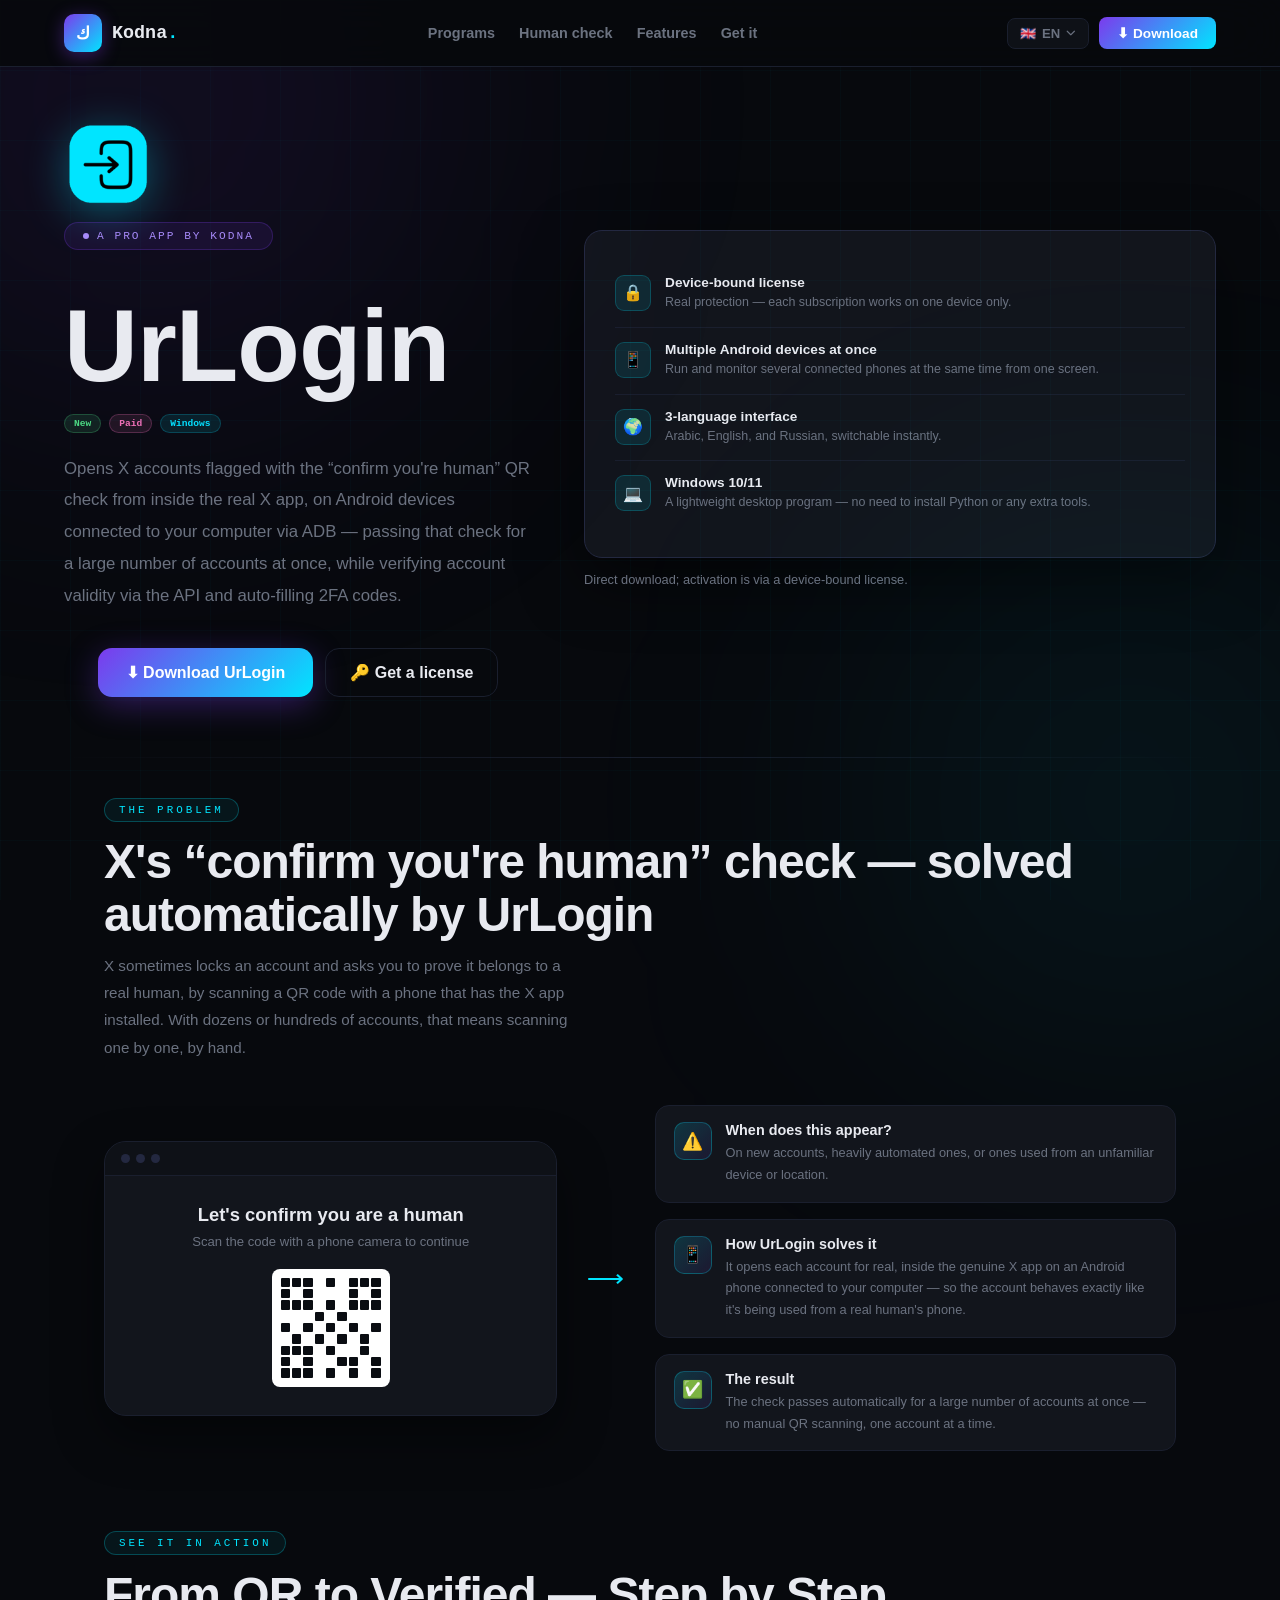
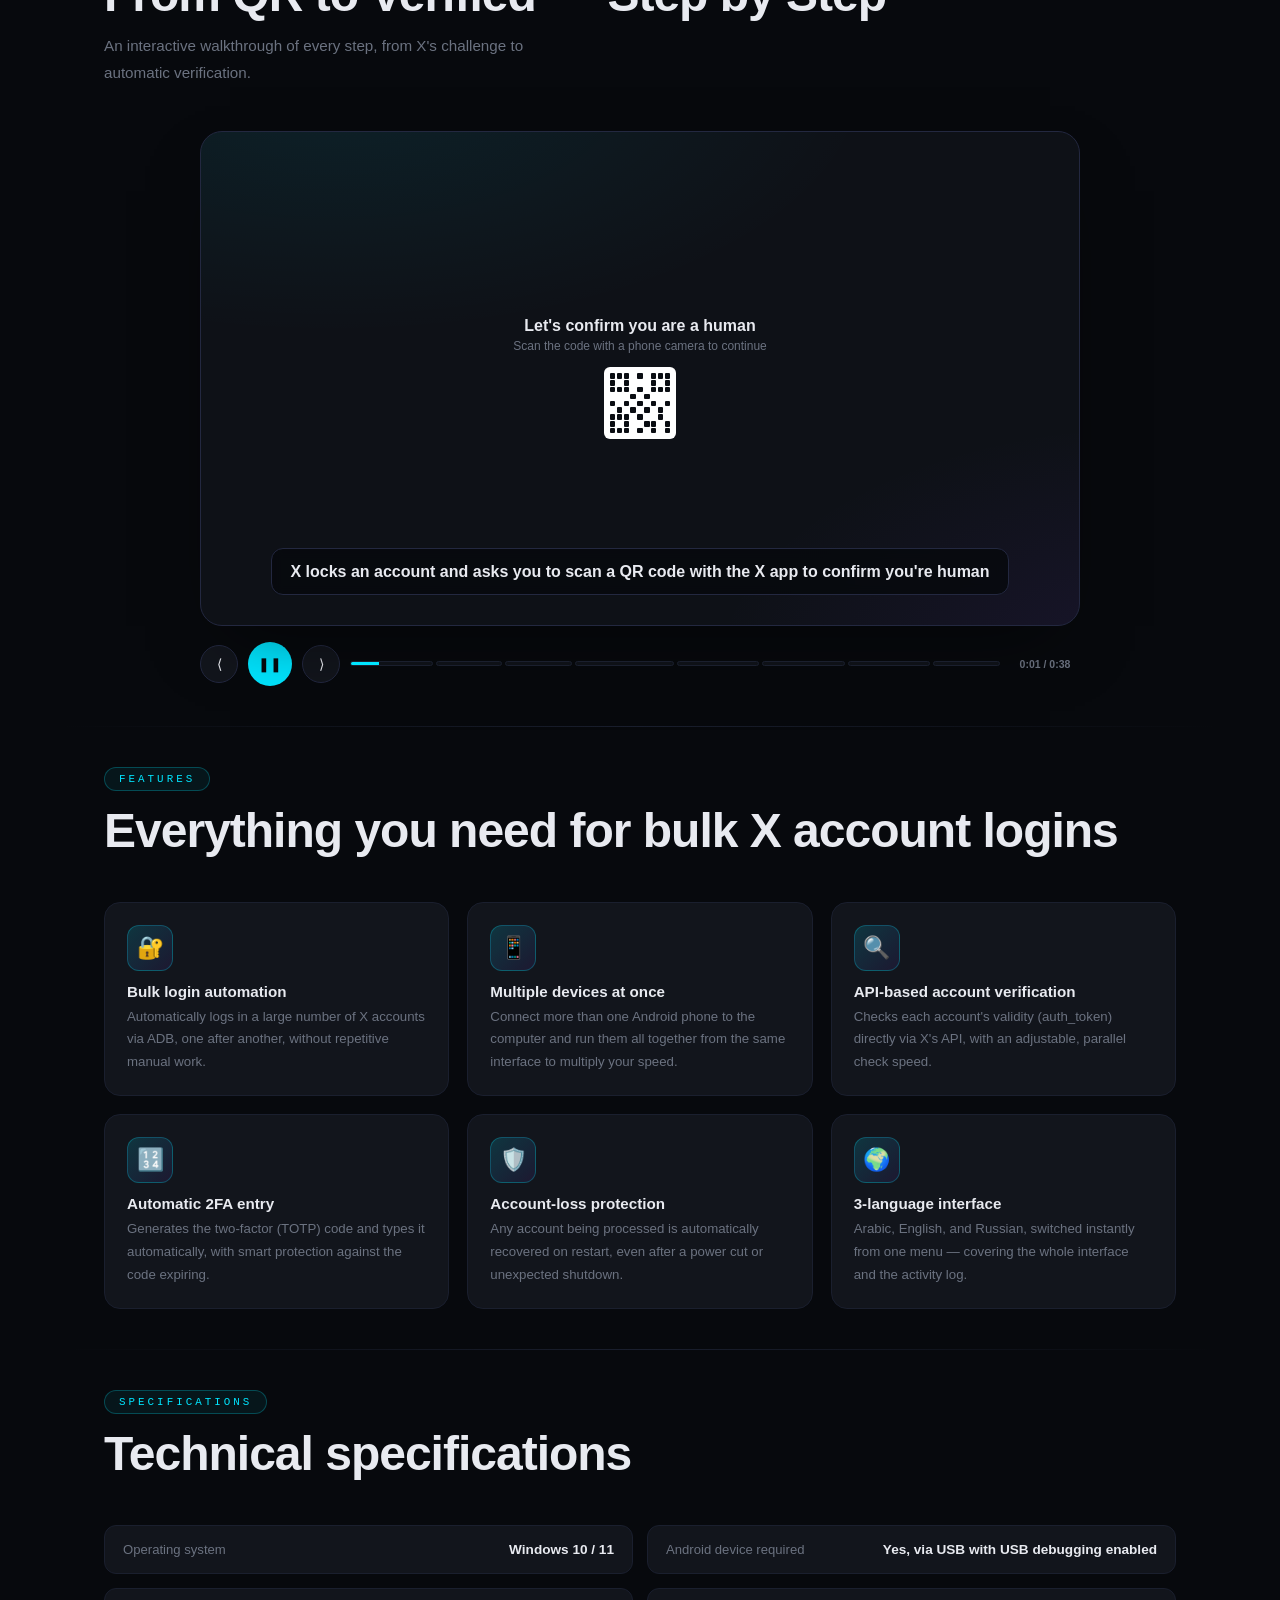
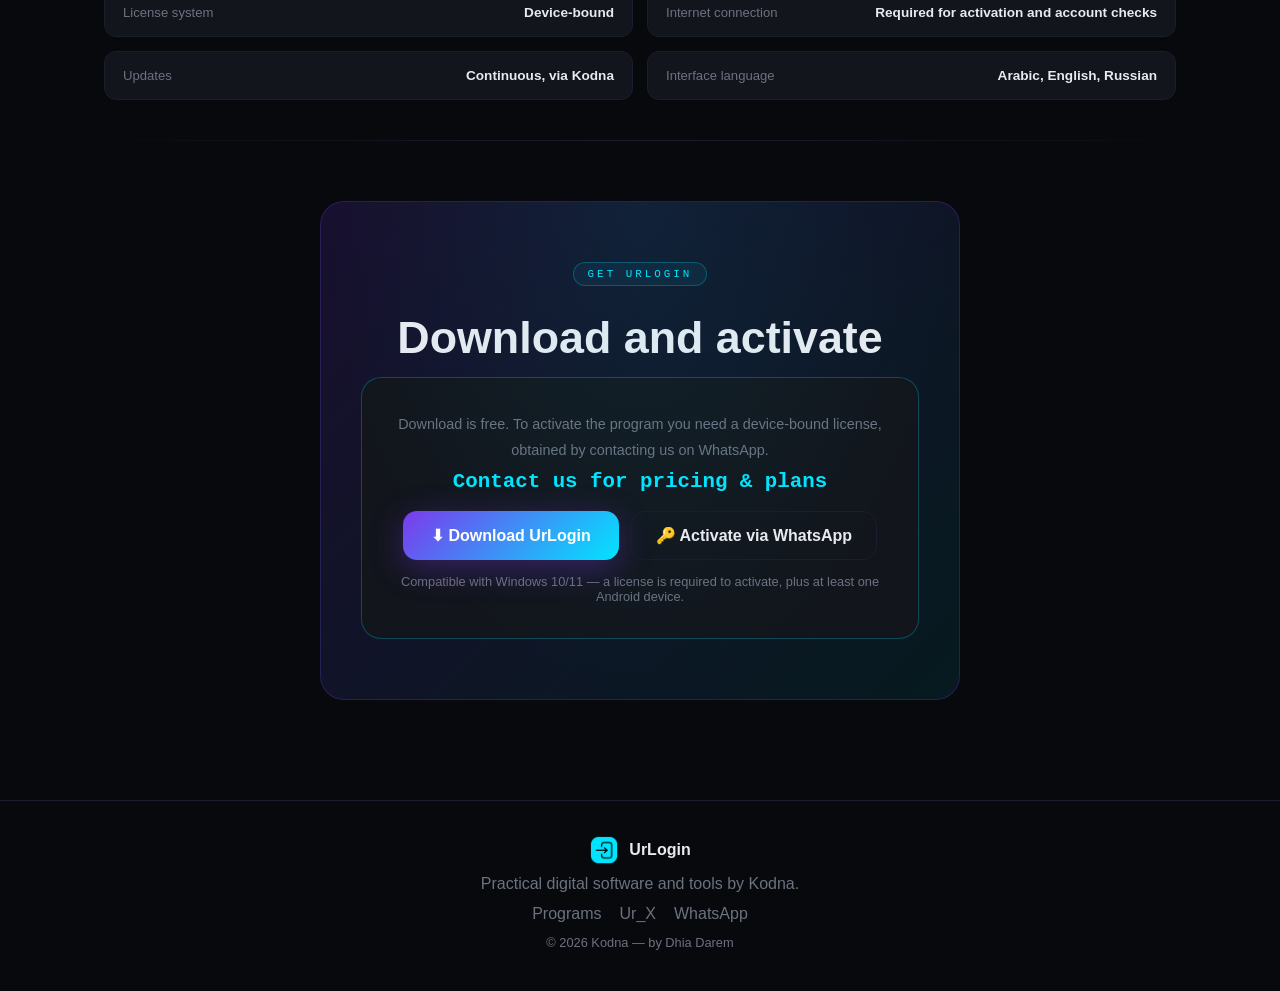
<file: urlogin.html>
<!DOCTYPE html>
<html lang="ar" dir="rtl" id="htmlRoot">
<head>
<meta charset="UTF-8">
<meta name="viewport" content="width=device-width, initial-scale=1.0">
<meta name="theme-color" content="#07090d">
<meta http-equiv="X-Content-Type-Options" content="nosniff">
<meta http-equiv="Content-Security-Policy" content="default-src 'self'; script-src 'self' 'unsafe-inline'; style-src 'self' 'unsafe-inline' https://fonts.googleapis.com https://cdnjs.cloudflare.com; font-src 'self' https://fonts.gstatic.com https://cdnjs.cloudflare.com data:; img-src 'self' data: https:; connect-src 'self';">
<title>UrLogin — تجاوز تحقق «أنا إنسان» (QR) على X تلقائياً عبر ADB | Auto-Pass X Human Verification · Kodna</title>
<meta name="description" content="UrLogin: برنامج ويندوز يفتح حسابات X التي تطلب تأكيد «أنا إنسان» (مسح QR) تلقائياً من داخل تطبيق X الحقيقي على أجهزة أندرويد حقيقية عبر ADB، مع فحص صحة الحسابات عبر API، تعبئة 2FA تلقائياً، ودعم عدة أجهزة متزامنة. Windows program that automatically passes X's 'confirm you are human' QR verification from inside the real X app on real Android devices via ADB — API account verification, automatic 2FA, multi-device support.">
<meta name="keywords" content="UrLogin,تجاوز تحقق الإنسان X,confirm you are human X,X QR verification bypass,أتمتة تسجيل الدخول X,ADB automation,bulk X login,تسجيل دخول جماعي,Kodna">
<meta name="author" content="Kodna / Dhia Darem">
<meta name="robots" content="index,follow,max-image-preview:large">
<link rel="canonical" href="https://kodna.org/urlogin.html">
<meta property="og:type" content="website">
<meta property="og:url" content="https://kodna.org/urlogin.html">
<meta property="og:title" content="UrLogin — Auto-Pass X's Human Verification (QR) via ADB · Kodna">
<meta property="og:description" content="يفتح حسابات X المطلوب تأكيدها بمسح QR تلقائياً عبر تطبيق X الحقيقي على هاتف متصل بالكمبيوتر. Automatically passes X's QR human-verification check via a real connected Android phone.">
<meta property="og:site_name" content="Kodna">
<meta property="og:image" content="https://kodna.org/urlogin_icon_512.png">
<meta name="twitter:card" content="summary_large_image">
<meta name="twitter:title" content="UrLogin — Auto-Pass X's Human Verification (QR) via ADB">
<meta name="twitter:description" content="يفتح حسابات X المطلوب تأكيدها تلقائياً من هاتف حقيقي متصل / Auto-passes X's human verification from a real connected phone. By Kodna.">
<meta name="twitter:image" content="https://kodna.org/urlogin_icon_512.png">
<script type="application/ld+json">
{"@context":"https://schema.org","@type":"SoftwareApplication","name":"UrLogin","operatingSystem":"Windows 10, Windows 11","applicationCategory":"UtilitiesApplication","description":"Automatically passes X (Twitter)'s 'confirm you are human' QR verification by opening flagged accounts inside the real X app on real Android devices connected via ADB — plus API account verification, automatic 2FA, and multi-device support.","offers":{"@type":"Offer","priceCurrency":"USD","price":"0"},"publisher":{"@type":"Organization","name":"Kodna"},"inLanguage":["ar","en","ku","zh","es","ru"]}
</script>
<link rel="icon" type="image/png" href="urlogin_icon_512.png">
<link rel="preconnect" href="https://fonts.googleapis.com">
<link rel="preconnect" href="https://fonts.gstatic.com" crossorigin>
<link rel="stylesheet" href="https://cdnjs.cloudflare.com/ajax/libs/font-awesome/6.5.0/css/all.min.css" crossorigin="anonymous" referrerpolicy="no-referrer">
<link href="https://fonts.googleapis.com/css2?family=Cairo:wght@400;600;700;900&family=Plus+Jakarta+Sans:wght@400;600;700;800;900&family=Space+Mono:wght@400;700&display=swap" rel="stylesheet">
<style>

/* ═══════════════════════════════════════════
   DESIGN TOKENS
═══════════════════════════════════════════ */
:root{
  --bg:#07090d;--surface:#0e1117;--card:#12151c;
  --accent:#00e5ff;--accent2:#7c3aed;
  --text:#e8eaf0;--muted:#6b7280;
  --border:#1a1f2e;--border2:#232840;
  --r:14px;--r-lg:22px;
}

/* ═══════════════════════════════════════════
   BASE
═══════════════════════════════════════════ */
*,*::before,*::after{margin:0;padding:0;box-sizing:border-box}
html{scroll-behavior:smooth;-webkit-text-size-adjust:100%}
body{
  background:var(--bg);color:var(--text);
  font-family:'Plus Jakarta Sans','Cairo',sans-serif;
  overflow-x:hidden;-webkit-font-smoothing:antialiased;
}
body.lang-ar,body.lang-ku{font-family:'Cairo',sans-serif}
a{text-decoration:none;color:inherit}
button{cursor:pointer;font-family:inherit}
section{position:relative;z-index:1}

/* ═══════════════════════════════════════════
   AMBIENT
═══════════════════════════════════════════ */
.grid-bg{
  position:fixed;inset:0;z-index:0;pointer-events:none;
  background-image:linear-gradient(rgba(0,229,255,.025) 1px,transparent 1px),
                   linear-gradient(90deg,rgba(0,229,255,.025) 1px,transparent 1px);
  background-size:70px 70px;animation:gridMove 25s linear infinite;
}
@keyframes gridMove{to{background-position:70px 70px}}
.blob{position:fixed;border-radius:50%;filter:blur(140px);pointer-events:none;z-index:0}
.blob1{width:600px;height:600px;background:rgba(124,58,237,.1);top:-200px;left:-150px;animation:bf 14s ease-in-out infinite}
.blob2{width:500px;height:500px;background:rgba(0,229,255,.07);bottom:-150px;right:-100px;animation:bf 18s ease-in-out infinite reverse}
@keyframes bf{0%,100%{transform:translate(0,0)}50%{transform:translate(30px,30px)}}

/* ═══════════════════════════════════════════
   NAV
═══════════════════════════════════════════ */
nav{
  position:fixed;top:0;width:100%;z-index:1000;
  padding:14px 5%;display:flex;align-items:center;justify-content:space-between;gap:16px;
  background:rgba(7,9,13,.92);backdrop-filter:blur(28px);
  border-bottom:1px solid var(--border);
}
.nav-brand{display:flex;align-items:center;gap:10px;text-decoration:none;flex-shrink:0}
.brand-icon{
  width:38px;height:38px;
  background:linear-gradient(135deg,var(--accent2),var(--accent));
  border-radius:10px;display:flex;align-items:center;justify-content:center;
  font-size:17px;font-weight:900;flex-shrink:0;
  box-shadow:0 4px 18px rgba(124,58,237,.4);font-family:'Cairo',sans-serif;color:#fff;
}
.brand-text{font-family:'Space Mono',monospace;font-size:1.15rem;font-weight:700;color:var(--text)}
.brand-text span{color:var(--accent)}
.nav-center{display:flex;gap:24px;list-style:none}
.nav-center a{color:var(--muted);font-size:.9rem;font-weight:600;transition:color .2s}
.nav-center a:hover{color:var(--accent)}
.nav-actions{display:flex;gap:10px;align-items:center}
.btn-nav{padding:8px 18px;border-radius:8px;font-weight:700;font-size:.85rem;transition:all .2s;cursor:pointer;border:none;white-space:nowrap;text-decoration:none;display:inline-flex;align-items:center}
.btn-nav.ghost{background:transparent;color:var(--muted);border:1px solid var(--border)}
.btn-nav.ghost:hover{border-color:var(--accent);color:var(--accent)}
.btn-nav.fill{background:linear-gradient(135deg,var(--accent2),var(--accent));color:#fff}
.btn-nav.fill:hover{transform:translateY(-2px);box-shadow:0 6px 20px rgba(124,58,237,.4)}

/* Lang Switcher */
.lang-sw{position:relative}
.lang-btn{
  display:flex;align-items:center;gap:6px;padding:7px 12px;border-radius:8px;
  background:var(--surface);border:1px solid var(--border);
  color:var(--muted);font-size:.82rem;font-weight:600;transition:all .2s;
}
.lang-btn:hover{border-color:var(--accent);color:var(--accent)}
.lang-btn .chev{font-size:.6rem;transition:transform .2s}
.lang-btn.open .chev{transform:rotate(180deg)}
.lang-menu{
  position:absolute;top:calc(100%+8px);right:0;
  background:var(--card);border:1px solid var(--border2);
  border-radius:var(--r);padding:6px;min-width:162px;
  box-shadow:0 20px 50px rgba(0,0,0,.6);
  display:none;flex-direction:column;gap:2px;z-index:500;
}
html[dir=ltr] .lang-menu{right:0;left:auto}
html[dir=rtl] .lang-menu{left:0;right:auto}
.lang-menu.open{display:flex}
.lang-item{
  display:flex;align-items:center;gap:9px;padding:9px 12px;
  border-radius:8px;border:none;background:transparent;
  color:var(--muted);font-size:.83rem;font-weight:600;
  text-align:right;width:100%;cursor:pointer;transition:all .15s;
}
html[dir=ltr] .lang-item{text-align:left}
.lang-item:hover{background:var(--surface);color:var(--text)}
.lang-item.active{background:rgba(0,229,255,.08);color:var(--accent);border:1px solid rgba(0,229,255,.15)}

/* Hamburger */
.hamburger{display:none;flex-direction:column;gap:5px;cursor:pointer;padding:4px;background:none;border:none}
.hamburger span{display:block;width:24px;height:2px;background:var(--text);border-radius:2px;transition:all .3s}
.hamburger.open span:nth-child(1){transform:translateY(7px) rotate(45deg)}
.hamburger.open span:nth-child(2){opacity:0}
.hamburger.open span:nth-child(3){transform:translateY(-7px) rotate(-45deg)}
.mobile-nav{
  display:none;position:fixed;top:67px;left:0;right:0;z-index:999;
  background:rgba(7,9,13,.98);backdrop-filter:blur(28px);
  border-bottom:1px solid var(--border);padding:20px 5%;flex-direction:column;gap:0;
}
.mobile-nav.open{display:flex}
.mobile-nav a{color:var(--muted);font-size:1rem;font-weight:600;padding:14px 0;border-bottom:1px solid var(--border);transition:color .2s}
.mobile-nav a:hover{color:var(--accent)}
.mobile-nav a:last-of-type{border-bottom:none}
.mob-lang-row{padding:14px 0;border-top:1px solid var(--border);display:flex;gap:7px;flex-wrap:wrap}
.mob-lang-btn{background:var(--surface);border:1px solid var(--border);border-radius:8px;padding:7px 12px;color:var(--muted);cursor:pointer;font-size:.82rem;transition:all .2s}
.mob-lang-btn:hover{border-color:var(--accent);color:var(--accent)}

/* ═══════════════════════════════════════════
   HERO / SECTIONS (shared tokens)
═══════════════════════════════════════════ */
.hero-eyebrow{
  display:inline-flex;align-items:center;gap:8px;
  background:rgba(124,58,237,.1);border:1px solid rgba(124,58,237,.25);
  border-radius:100px;padding:7px 18px;
  font-family:'Space Mono',monospace;font-size:.7rem;
  color:#a78bfa;letter-spacing:2px;text-transform:uppercase;
  margin-bottom:28px;animation:fadeUp .8s ease both;
}
.eyebrow-dot{width:6px;height:6px;background:#a78bfa;border-radius:50%;animation:pulse 2s ease-in-out infinite}
@keyframes pulse{0%,100%{opacity:1;transform:scale(1)}50%{opacity:.3;transform:scale(1.5)}}
.hero-title{font-size:clamp(2.6rem,8vw,7rem);font-weight:900;line-height:1.05;letter-spacing:-1px;animation:fadeUp .8s .1s ease both}
.hero-desc{margin-top:20px;font-size:clamp(.9rem,2vw,1.05rem);color:var(--muted);line-height:1.9;max-width:540px;animation:fadeUp .8s .2s ease both}
.hero-desc strong{color:var(--text)}
.hero-cta{display:flex;gap:12px;margin-top:36px;flex-wrap:wrap;justify-content:center;animation:fadeUp .8s .3s ease both}
.btn-hero-main{display:flex;align-items:center;justify-content:center;gap:10px;background:linear-gradient(135deg,var(--accent2),var(--accent));color:#fff;font-weight:700;font-size:clamp(.9rem,2vw,1rem);padding:14px 28px;border-radius:14px;text-decoration:none;box-shadow:0 8px 32px rgba(124,58,237,.35);transition:all .2s}
.btn-hero-main:hover{transform:translateY(-3px);box-shadow:0 14px 40px rgba(124,58,237,.5)}
.btn-hero-ghost{display:flex;align-items:center;justify-content:center;gap:10px;background:transparent;color:var(--text);font-weight:600;font-size:clamp(.9rem,2vw,1rem);padding:14px 24px;border-radius:14px;text-decoration:none;border:1px solid var(--border);transition:all .2s}
.btn-hero-ghost:hover{border-color:var(--accent);color:var(--accent);transform:translateY(-3px)}
.divider{height:1px;background:linear-gradient(90deg,transparent,var(--border),transparent);margin:0 5%}
.sec-header{margin-bottom:44px}
.sec-tag{display:inline-block;font-family:'Space Mono',monospace;font-size:.68rem;letter-spacing:3px;text-transform:uppercase;color:var(--accent);padding:5px 14px;border:1px solid rgba(0,229,255,.25);border-radius:100px;background:rgba(0,229,255,.06);margin-bottom:14px}
.sec-title{font-size:clamp(1.8rem,4vw,3rem);font-weight:900;letter-spacing:-1px;line-height:1.1}
.badge{font-family:'Space Mono',monospace;font-size:.6rem;padding:3px 9px;border-radius:100px;font-weight:700}
.badge.new{background:rgba(74,222,128,.12);color:#4ade80;border:1px solid rgba(74,222,128,.25)}
.badge.pro{background:rgba(244,114,182,.1);color:#f472b6;border:1px solid rgba(244,114,182,.25)}
.badge.free{background:rgba(0,229,255,.1);color:var(--accent);border:1px solid rgba(0,229,255,.2)}

/* ═══════════════════════════════════════════
   CTA / FOOTER
═══════════════════════════════════════════ */
.cta-section{padding:60px 5%}
.cta-inner{background:linear-gradient(135deg,rgba(124,58,237,.15),rgba(0,229,255,.08));border:1px solid rgba(124,58,237,.25);border-radius:24px;padding:60px 40px;text-align:center;position:relative;overflow:hidden}
.cta-inner::before{content:'';position:absolute;inset:0;background:radial-gradient(ellipse at 50% 0%,rgba(0,229,255,.07) 0%,transparent 70%);pointer-events:none}
.cta-title{font-size:clamp(1.5rem,4vw,2.8rem);font-weight:900;margin-bottom:14px}

/* ═══════════════════════════════════════════
   ANIMATIONS / RESPONSIVE
═══════════════════════════════════════════ */
@keyframes fadeUp{from{opacity:0;transform:translateY(26px)}to{opacity:1;transform:translateY(0)}}
.rev{opacity:0;transform:translateY(24px);transition:opacity .65s ease,transform .65s ease}
.rev.vis{opacity:1;transform:translateY(0)}
@media(max-width:1024px){.btn-nav.ghost{display:none}}
@media(max-width:768px){.nav-center,.nav-actions{display:none}.hamburger{display:flex}.lang-sw{display:block!important}}
html[dir=ltr] .nav-center{flex-direction:row}
html[dir=ltr] .cta-inner{direction:ltr}

/* ═══════════════════════════════════════════
   UrLogin PRODUCT PAGE
═══════════════════════════════════════════ */
.uc-hero{display:grid;grid-template-columns:1fr 1.35fr;gap:52px;align-items:center;padding:120px 5% 60px;max-width:1320px;margin:0 auto}
.uc-badges{display:flex;gap:8px;margin:14px 0 18px;flex-wrap:wrap}
.uc-note{color:var(--muted);font-size:.8rem;margin-top:14px}
.uc-section{max-width:1200px;margin:0 auto;padding:40px 5%}
.sec-desc{color:var(--muted);font-size:.95rem;line-height:1.8;max-width:480px;margin-top:10px}
.feat-grid{display:grid;grid-template-columns:repeat(3,1fr);gap:18px;margin-top:36px}
.feat-card{background:var(--card);border:1px solid var(--border);border-radius:16px;padding:22px;transition:transform .2s,border-color .2s}
.feat-card:hover{transform:translateY(-5px);border-color:var(--accent)}
.feat-ic{width:46px;height:46px;border-radius:12px;display:flex;align-items:center;justify-content:center;font-size:22px;margin-bottom:12px;background:linear-gradient(135deg,rgba(0,229,255,.16),rgba(124,58,237,.1));border:1px solid rgba(0,229,255,.25)}
.feat-card h4{font-size:.95rem;margin-bottom:6px}
.feat-card p{color:var(--muted);font-size:.83rem;line-height:1.7}

/* Spec panel replacing the video area (no demo video yet) */
.spec-panel{background:var(--card);border:1px solid var(--border2);border-radius:18px;padding:30px;box-shadow:0 24px 60px rgba(0,0,0,.5)}
.spec-row{display:flex;align-items:flex-start;gap:14px;padding:14px 0;border-bottom:1px solid var(--border)}
.spec-row:last-child{border-bottom:none}
.spec-ic{width:36px;height:36px;border-radius:9px;flex-shrink:0;display:flex;align-items:center;justify-content:center;font-size:16px;background:rgba(0,229,255,.1);border:1px solid rgba(0,229,255,.2)}
.spec-row h4{font-size:.85rem;margin-bottom:3px}
.spec-row p{color:var(--muted);font-size:.78rem;line-height:1.6}

/* Problem → Solution section (X human-verification QR challenge) */
.problem-grid{display:grid;grid-template-columns:1fr auto 1.15fr;gap:30px;align-items:center;margin-top:36px}
.challenge-card{background:var(--card);border:1px solid var(--border);border-radius:var(--r-lg);overflow:hidden;box-shadow:0 20px 50px rgba(0,0,0,.45)}
.challenge-bar{display:flex;gap:6px;padding:12px 16px;border-bottom:1px solid var(--border);background:var(--surface)}
.challenge-bar span{width:9px;height:9px;border-radius:50%;background:var(--border2)}
.challenge-body{padding:28px 24px;text-align:center}
.challenge-body h3{font-size:1.15rem;margin-bottom:8px}
.challenge-body p{color:var(--muted);font-size:.82rem;margin-bottom:20px}
.qr-mock{width:118px;height:118px;margin:0 auto;background:#fff;border-radius:8px;padding:9px;display:grid;grid-template-columns:repeat(9,1fr);grid-template-rows:repeat(9,1fr);gap:2px}
.qr-mock i{background:#0a0d12;border-radius:1px}
.qr-mock i.off{background:transparent}
.qr-finder{position:relative}
.problem-arrow{font-size:1.6rem;color:var(--accent);text-align:center;transition:transform .2s}
html[dir=ltr] .problem-arrow{transform:scaleX(-1)}
.solution-steps{display:flex;flex-direction:column;gap:16px}
.p-step{display:flex;gap:14px;align-items:flex-start;background:var(--card);border:1px solid var(--border);border-radius:14px;padding:16px 18px}
.p-ic{width:38px;height:38px;flex-shrink:0;border-radius:10px;display:flex;align-items:center;justify-content:center;font-size:17px;background:linear-gradient(135deg,rgba(0,229,255,.16),rgba(124,58,237,.1));border:1px solid rgba(0,229,255,.25)}
.p-step h4{font-size:.9rem;margin-bottom:4px}
.p-step p{color:var(--muted);font-size:.8rem;line-height:1.7}
@media(max-width:900px){.problem-grid{grid-template-columns:1fr}html[dir] .problem-arrow{transform:rotate(90deg)}}

/* Demo video (inline, native — not an iframe) */
.demo-stage{position:relative;width:100%;max-width:880px;margin:36px auto 0;aspect-ratio:16/9;border-radius:var(--r-lg);overflow:hidden;background:radial-gradient(900px 420px at 15% -10%,rgba(0,229,255,.08),transparent 60%),radial-gradient(760px 420px at 110% 110%,rgba(124,58,237,.1),transparent 60%),var(--surface);border:1px solid var(--border2);box-shadow:0 30px 70px -30px rgba(0,0,0,.6)}
.demo-scene{position:absolute;inset:0;display:none;flex-direction:column;align-items:center;justify-content:center;padding:4% 6%;opacity:0;transform:scale(1.015);transition:opacity .5s ease,transform .6s ease}
.demo-scene.active{display:flex;opacity:1;transform:scale(1)}
.demo-cap{position:absolute;left:5%;right:5%;bottom:6%;text-align:center;z-index:5}
.demo-cap span{display:inline-block;background:rgba(7,9,13,.82);backdrop-filter:blur(6px);border:1px solid var(--border2);border-radius:12px;padding:10px 18px;font-size:clamp(12px,1.7vw,16px);font-weight:600;color:var(--text);line-height:1.6;max-width:94%}
.demo-duo{display:flex;align-items:center;justify-content:center;gap:4%;width:100%;height:100%}
.demo-lap{width:52%;max-width:420px;aspect-ratio:16/10.5;background:var(--card);border:1px solid var(--border2);border-radius:12px;padding:3%;position:relative;box-shadow:0 18px 40px -20px rgba(0,0,0,.7)}
.demo-lap:before{content:"";position:absolute;left:50%;bottom:-9px;transform:translateX(-50%);width:30%;height:6px;background:var(--border2);border-radius:0 0 7px 7px}
.demo-lap-head{display:flex;align-items:center;gap:5px;margin-bottom:8%}
.demo-lap-head i{width:6px;height:6px;border-radius:50%;background:var(--border2);display:block}
.demo-lap-body{font-size:11px;color:var(--text);height:78%;display:flex;flex-direction:column;gap:6%}
.demo-phone{width:22%;max-width:140px;aspect-ratio:9/18.5;background:var(--card);border:3px solid var(--border2);border-radius:24px;padding:5% 4%;position:relative;box-shadow:0 18px 40px -20px rgba(0,0,0,.7)}
.demo-phone:before{content:"";position:absolute;top:6px;left:50%;transform:translateX(-50%);width:28%;height:4px;border-radius:3px;background:var(--border2)}
.demo-ph-body{font-size:9px;color:var(--text);height:100%;display:flex;flex-direction:column;gap:5%}
.demo-cable{width:50px;height:3px;background:linear-gradient(90deg,var(--border2),var(--accent));border-radius:3px;position:relative}
.demo-cable .p{position:absolute;top:-3px;width:9px;height:9px;border-radius:50%;background:var(--accent);box-shadow:0 0 10px var(--accent);animation:demoTravel 1.6s linear infinite}
@keyframes demoTravel{0%{left:0}100%{left:calc(100% - 9px)}}
.demo-row{display:flex;align-items:center;justify-content:space-between;background:var(--surface);border:1px solid var(--border);border-radius:7px;padding:5% 6%}
.demo-btn{background:var(--accent);color:#07090d;font-weight:800;border-radius:7px;padding:6% 4%;text-align:center}
.demo-pill{font-size:9px;font-weight:800;padding:3px 7px;border-radius:999px}
.demo-pill.ok{background:rgba(52,211,153,.14);color:#34d399}
.demo-pill.wait{background:rgba(107,114,128,.18);color:var(--muted)}
.demo-switch{width:28px;height:15px;border-radius:999px;background:var(--surface);border:1px solid var(--border2);position:relative}
.demo-switch.on{background:rgba(0,229,255,.25)}
.demo-switch i{position:absolute;top:1px;width:11px;height:11px;border-radius:50%;background:var(--accent);transition:all .3s;left:calc(100% - 13px)}
.demo-qr-mini{width:72px;height:72px;margin:0 auto;background:#fff;border-radius:6px;padding:6px;display:grid;grid-template-columns:repeat(9,1fr);grid-template-rows:repeat(9,1fr);gap:1.4px}
.demo-qr-mini i{background:#0a0d12;border-radius:1px}
.demo-qr-mini i.off{background:transparent}
.demo-toast{background:rgba(52,211,153,.14);border:1px solid rgba(52,211,153,.35);color:#34d399;font-size:9px;font-weight:700;border-radius:8px;padding:6px 10px;text-align:center}
.demo-controls{display:flex;align-items:center;gap:10px;margin:16px auto 0;max-width:880px}
.demo-ctrl{width:38px;height:38px;border-radius:50%;border:1px solid var(--border2);background:var(--card);color:var(--text);display:flex;align-items:center;justify-content:center;cursor:pointer;font-size:14px}
.demo-ctrl.main{background:var(--accent);color:#07090d;border:none;width:44px;height:44px}
.demo-scrub{flex:1;display:flex;gap:3px;height:24px;align-items:center}
.demo-seg{flex:1;height:5px;border-radius:4px;background:var(--surface);border:1px solid var(--border);cursor:pointer;position:relative;overflow:hidden}
.demo-seg .f{position:absolute;inset:0;width:0%;background:var(--accent)}
.demo-time{font-size:10.5px;color:var(--muted);font-variant-numeric:tabular-nums;min-width:70px;text-align:center;font-weight:600}
@media(max-width:640px){.demo-lap-body{font-size:9px}.demo-ph-body{font-size:7.5px}}

/* Specs table section */
.specs-table{display:grid;grid-template-columns:1fr 1fr;gap:14px;margin-top:30px}
.specs-item{background:var(--card);border:1px solid var(--border);border-radius:12px;padding:16px 18px;display:flex;justify-content:space-between;align-items:center;gap:10px}
.specs-item .k{color:var(--muted);font-size:.82rem}
.specs-item .v{font-weight:700;font-size:.85rem;text-align:left}
html[dir=rtl] .specs-item .v{text-align:left}

.buy-card{max-width:560px;margin:10px auto 0;background:var(--card);border:1px solid rgba(0,229,255,.25);border-radius:20px;padding:34px;text-align:center}
.buy-price{font-family:'Space Mono',monospace;font-size:1.3rem;font-weight:700;color:var(--accent);margin:6px 0 4px}
.uc-foot{border-top:1px solid var(--border);margin-top:40px;padding:34px 5%;text-align:center;color:var(--muted)}
.uc-foot .fb{display:flex;align-items:center;justify-content:center;gap:10px;margin-bottom:10px}
.uc-foot .fl{display:flex;gap:18px;justify-content:center;margin:12px 0;flex-wrap:wrap}
.uc-foot a{color:var(--muted)}.uc-foot a:hover{color:var(--accent)}
@media(max-width:900px){.uc-hero{grid-template-columns:1fr;gap:30px;padding:96px 5% 40px}.feat-grid{grid-template-columns:1fr 1fr}.specs-table{grid-template-columns:1fr}}
@media(max-width:560px){.feat-grid{grid-template-columns:1fr}}

</style>
</head>
<body class="lang-ar">
<div class="grid-bg" aria-hidden="true"></div>
<div class="blob blob1" aria-hidden="true"></div>
<div class="blob blob2" aria-hidden="true"></div>

<nav role="navigation" aria-label="Main navigation">
  <a class="nav-brand" href="index.html" aria-label="Kodna home">
    <div class="brand-icon" aria-hidden="true">ك</div>
    <span class="brand-text">Kodna<span>.</span></span>
  </a>
  <ul class="nav-center" aria-label="Site sections">
    <li><a href="index.html#programs" data-i18n="nav_programs">البرامج</a></li>
    <li><a href="#problem" data-i18n="nav_problem">تأكيد الإنسان</a></li>
    <li><a href="#features" data-i18n="nav_features">المميزات</a></li>
    <li><a href="#get" data-i18n="nav_get">الحصول عليه</a></li>
  </ul>
  <div class="nav-actions">
    <div class="lang-sw" id="langSw">
      <button class="lang-btn" id="langBtn" onclick="toggleLangMenu()" aria-label="Change language" aria-haspopup="true">
        <span id="langFlag">🇮🇶</span><span id="langCode">AR</span>
        <i class="fa-solid fa-chevron-down chev" id="langChev"></i>
      </button>
      <div class="lang-menu" id="langMenu" role="menu">
        <button class="lang-item" onclick="setLang('ar')" data-lang="ar" role="menuitem">🇮🇶 العربية</button>
        <button class="lang-item" onclick="setLang('en')" data-lang="en" role="menuitem">🇬🇧 English</button>
        <button class="lang-item" onclick="setLang('ku')" data-lang="ku" role="menuitem">🏔️ کوردی</button>
        <button class="lang-item" onclick="setLang('zh')" data-lang="zh" role="menuitem">🇨🇳 中文</button>
        <button class="lang-item" onclick="setLang('es')" data-lang="es" role="menuitem">🇪🇸 Español</button>
        <button class="lang-item" onclick="setLang('ru')" data-lang="ru" role="menuitem">🇷🇺 Русский</button>
      </div>
    </div>
    <a class="btn-nav fill dl-link" href="#" download rel="noopener" data-i18n="nav_download">⬇ تحميل</a>
  </div>
  <button class="hamburger" id="hamburger" onclick="toggleMenu()" aria-label="Toggle menu" aria-expanded="false">
    <span></span><span></span><span></span>
  </button>
</nav>

<div class="mobile-nav" id="mobileNav" role="navigation">
  <a href="index.html#programs" onclick="toggleMenu()" data-i18n="mobile_programs">📦 البرامج</a>
  <a href="#problem" onclick="toggleMenu()" data-i18n="mobile_problem">🤖 تأكيد الإنسان</a>
  <a href="#features" onclick="toggleMenu()" data-i18n="mobile_features">⭐ المميزات</a>
  <a href="#get" onclick="toggleMenu()" data-i18n="mobile_get">⬇ الحصول عليه</a>
  <div class="mob-lang-row">
    <button class="mob-lang-btn" onclick="setLang('ar');toggleMenu()">🇮🇶 AR</button>
    <button class="mob-lang-btn" onclick="setLang('en');toggleMenu()">🇬🇧 EN</button>
    <button class="mob-lang-btn" onclick="setLang('ku');toggleMenu()">🏔️ KU</button>
    <button class="mob-lang-btn" onclick="setLang('zh');toggleMenu()">🇨🇳 ZH</button>
    <button class="mob-lang-btn" onclick="setLang('es');toggleMenu()">🇪🇸 ES</button>
    <button class="mob-lang-btn" onclick="setLang('ru');toggleMenu()">🇷🇺 RU</button>
  </div>
</div>

<header class="uc-hero">
  <div>
    <img src="urlogin_icon_512.png" alt="UrLogin logo" width="88" height="88" style="display:block;margin-bottom:14px;border-radius:20px;filter:drop-shadow(0 8px 22px rgba(0,229,255,.35))">
    <div class="hero-eyebrow"><div class="eyebrow-dot" aria-hidden="true"></div><span data-i18n="hero_eyebrow">برنامج احترافي من كودنا</span></div>
    <h1 class="hero-title" style="margin-top:14px">UrLogin</h1>
    <div class="uc-badges">
      <span class="badge new" data-i18n="badge_new">جديد</span>
      <span class="badge pro" data-i18n="badge_paid">مدفوع</span>
      <span class="badge free" data-i18n="badge_windows">Windows</span>
    </div>
    <p class="hero-desc" data-i18n="hero_desc">أتمتة تسجيل الدخول الجماعي لحسابات X.</p>
    <div class="hero-cta">
      <a class="btn-hero-main dl-link" href="#" download rel="noopener" data-i18n="btn_download">⬇ تحميل UrLogin</a>
      <a class="btn-hero-ghost" href="https://wa.me/9647901300262?text=%D8%A3%D8%B1%D9%8A%D8%AF%20%D8%AA%D9%81%D8%B9%D9%8A%D9%84%20UrLogin" target="_blank" rel="noopener" data-i18n="btn_license">🔑 احصل على ترخيص</a>
    </div>
  </div>
  <div>
    <div class="spec-panel">
      <div class="spec-row">
        <div class="spec-ic">🔒</div>
        <div><h4 data-i18n="sp1t">ترخيص مرتبط بالجهاز</h4><p data-i18n="sp1d">حماية حقيقية — كل اشتراك يعمل على جهاز واحد فقط.</p></div>
      </div>
      <div class="spec-row">
        <div class="spec-ic">📱</div>
        <div><h4 data-i18n="sp2t">دعم عدة أجهزة أندرويد معاً</h4><p data-i18n="sp2d">شغّل وراقب عدة هواتف متصلة في آنٍ واحد من شاشة واحدة.</p></div>
      </div>
      <div class="spec-row">
        <div class="spec-ic">🌍</div>
        <div><h4 data-i18n="sp3t">واجهة بثلاث لغات</h4><p data-i18n="sp3d">العربية والإنجليزية والروسية، قابلة للتبديل الفوري.</p></div>
      </div>
      <div class="spec-row">
        <div class="spec-ic">💻</div>
        <div><h4 data-i18n="sp4t">Windows 10/11</h4><p data-i18n="sp4d">برنامج سطح مكتب خفيف، لا يحتاج تثبيت Python أو أي أدوات إضافية.</p></div>
      </div>
    </div>
    <p class="uc-note" data-i18n="video_note">التحميل مباشر، والتفعيل عبر ترخيص مرتبط بجهازك.</p>
  </div>
</header>

<div class="divider"></div>

<section class="uc-section rev" id="problem">
  <div class="sec-header">
    <div class="sec-tag" data-i18n="sec_problem">المشكلة</div>
    <h2 class="sec-title" data-i18n="problem_title">تأكيد «أنا إنسان» الذي يطلبه X — ويحلّه UrLogin تلقائياً</h2>
    <p class="sec-desc" data-i18n="problem_desc">أحياناً يوقف X حساباً ويطلب تأكيد أنه ملكٌ لإنسان حقيقي، عبر مسح رمز QR بكاميرا هاتف مثبَّت عليه تطبيق X. مع عشرات أو مئات الحسابات، هذا يعني مسحاً يدوياً حساباً بعد حساب.</p>
  </div>
  <div class="problem-grid">
    <div class="challenge-card" aria-hidden="true">
      <div class="challenge-bar"><span></span><span></span><span></span></div>
      <div class="challenge-body">
        <h3 data-i18n="challenge_title">تأكيد أنك إنسان</h3>
        <p data-i18n="challenge_sub">امسح الرمز بكاميرا الهاتف للمتابعة</p>
        <div class="qr-mock"><i></i><i></i><i></i><i class="off"></i><i></i><i class="off"></i><i></i><i></i><i></i><i></i><i class="off"></i><i></i><i class="off"></i><i class="off"></i><i class="off"></i><i></i><i class="off"></i><i></i><i></i><i></i><i></i><i class="off"></i><i></i><i class="off"></i><i></i><i></i><i></i><i class="off"></i><i class="off"></i><i class="off"></i><i></i><i class="off"></i><i></i><i class="off"></i><i class="off"></i><i class="off"></i><i></i><i class="off"></i><i></i><i class="off"></i><i></i><i class="off"></i><i></i><i class="off"></i><i></i><i class="off"></i><i></i><i class="off"></i><i></i><i class="off"></i><i></i><i class="off"></i><i></i><i class="off"></i><i></i><i></i><i></i><i class="off"></i><i></i><i class="off"></i><i class="off"></i><i></i><i class="off"></i><i></i><i class="off"></i><i></i><i class="off"></i><i class="off"></i><i></i><i></i><i class="off"></i><i></i><i></i><i></i><i></i><i class="off"></i><i></i><i class="off"></i><i></i><i class="off"></i><i></i></div>
      </div>
    </div>
    <div class="problem-arrow" aria-hidden="true">⟵</div>
    <div class="solution-steps">
      <div class="p-step">
        <div class="p-ic">⚠️</div>
        <div><h4 data-i18n="pstep1t">متى يظهر هذا التحدي؟</h4><p data-i18n="pstep1d">عند حسابات جديدة، كثيرة النشاط الآلي، أو مُستخدَمة من جهاز/موقع غير معتاد.</p></div>
      </div>
      <div class="p-step">
        <div class="p-ic">📱</div>
        <div><h4 data-i18n="pstep2t">كيف يحلّه UrLogin؟</h4><p data-i18n="pstep2d">يفتح كل حساب فعلياً داخل تطبيق X الحقيقي على هاتف أندرويد متصل بالكمبيوتر — فيبدو الحساب وكأنه يُستخدَم من هاتف إنسان حقيقي.</p></div>
      </div>
      <div class="p-step">
        <div class="p-ic">✅</div>
        <div><h4 data-i18n="pstep3t">النتيجة</h4><p data-i18n="pstep3d">التحقق يُجتاز تلقائياً لعدد كبير من الحسابات دفعة واحدة، دون مسح QR يدوي لكل حساب على حدة.</p></div>
      </div>
    </div>
  </div>
</section>


<section class="uc-section rev" id="demo">
  <div class="sec-header">
    <div class="sec-tag" data-i18n="sec_demo">شاهد كيف يعمل</div>
    <h2 class="sec-title" data-i18n="demo_title">من QR إلى حساب مؤكَّد — بالفيديو</h2>
    <p class="sec-desc" data-i18n="demo_desc">عرض تفاعلي مباشر لكل خطوة، من التحدي الذي يطرحه X حتى تأكيد الحساب تلقائياً.</p>
  </div>

  <div class="demo-stage" id="demoStage">
    <div class="demo-scene active" data-idx="0">
      <div style="text-align:center">
        <h4 data-i18n="challenge_title" style="margin-bottom:4px">تأكيد أنك إنسان</h4>
        <p style="color:var(--muted);font-size:.75rem;margin-bottom:14px" data-i18n="challenge_sub">امسح الرمز بكاميرا الهاتف للمتابعة</p>
        <div class="demo-qr-mini"><i></i><i></i><i></i><i class="off"></i><i></i><i class="off"></i><i></i><i></i><i></i><i></i><i class="off"></i><i></i><i class="off"></i><i class="off"></i><i class="off"></i><i></i><i class="off"></i><i></i><i></i><i></i><i></i><i class="off"></i><i></i><i class="off"></i><i></i><i></i><i></i><i class="off"></i><i class="off"></i><i class="off"></i><i></i><i class="off"></i><i></i><i class="off"></i><i class="off"></i><i class="off"></i><i></i><i class="off"></i><i></i><i class="off"></i><i></i><i class="off"></i><i></i><i class="off"></i><i></i><i class="off"></i><i></i><i class="off"></i><i></i><i class="off"></i><i></i><i class="off"></i><i></i><i class="off"></i><i></i><i></i><i></i><i class="off"></i><i></i><i class="off"></i><i class="off"></i><i></i><i class="off"></i><i></i><i class="off"></i><i></i><i class="off"></i><i class="off"></i><i></i><i></i><i class="off"></i><i></i><i></i><i></i><i></i><i class="off"></i><i></i><i class="off"></i><i></i><i class="off"></i><i></i></div>
      </div>
    </div>
    <div class="demo-scene" data-idx="1">
      <div class="demo-duo">
        <div class="demo-lap"><div class="demo-lap-head"><i></i><i></i><i></i></div>
          <div class="demo-lap-body" style="align-items:center;justify-content:center;text-align:center;font-weight:800">UrLogin</div></div>
        <div class="demo-cable"><div class="p"></div></div>
        <div class="demo-phone"><div class="demo-ph-body" style="align-items:center;justify-content:center;text-align:center;color:var(--accent)">📱</div></div>
      </div>
    </div>
    <div class="demo-scene" data-idx="2">
      <div class="demo-duo">
        <div class="demo-lap"><div class="demo-lap-head"><i></i><i></i><i></i></div>
          <div class="demo-lap-body"><div class="demo-row"><span>Connected Devices</span><span style="color:var(--muted)">—</span></div></div></div>
        <div class="demo-cable"><div class="p"></div></div>
        <div class="demo-phone"><div class="demo-ph-body" style="align-items:center;justify-content:center;text-align:center;color:var(--muted)">USB</div></div>
      </div>
    </div>
    <div class="demo-scene" data-idx="3">
      <div class="demo-phone" style="margin:0 auto">
        <div class="demo-ph-body">
          <div style="font-size:8px;color:var(--muted);font-weight:700">About phone</div>
          <div class="demo-row"><span>Build number</span><span id="demoTapN" style="color:var(--accent);font-weight:800">1</span></div>
          <div class="demo-toast" id="demoDevToast" style="margin-top:auto;opacity:0;transition:opacity .4s">✓ Developer mode</div>
        </div>
      </div>
    </div>
    <div class="demo-scene" data-idx="4">
      <div class="demo-phone" style="margin:0 auto">
        <div class="demo-ph-body">
          <div style="font-size:8px;color:var(--muted);font-weight:700">Developer options</div>
          <div class="demo-row"><span>USB debugging</span><div class="demo-switch on"><i></i></div></div>
          <div class="demo-toast" id="demoUsbToast" style="margin-top:auto;opacity:0;transition:opacity .4s">✓ Allowed</div>
        </div>
      </div>
    </div>
    <div class="demo-scene" data-idx="5">
      <div class="demo-lap" style="margin:0 auto">
        <div class="demo-lap-head"><i></i><i></i><i></i></div>
        <div class="demo-lap-body">
          <div class="demo-btn">Check All Accounts</div>
          <div class="demo-row"><span>user_01</span><span class="demo-pill ok" id="demoP1">✓</span></div>
          <div class="demo-row"><span>user_02</span><span class="demo-pill wait" id="demoP2">…</span></div>
        </div>
      </div>
    </div>
    <div class="demo-scene" data-idx="6">
      <div class="demo-duo">
        <div class="demo-lap"><div class="demo-lap-head"><i></i><i></i><i></i></div>
          <div class="demo-lap-body" style="align-items:center;justify-content:center;text-align:center;color:#34d399;font-weight:700">✓ 10 accounts</div></div>
        <div class="demo-cable"><div class="p"></div></div>
        <div class="demo-phone"><div class="demo-ph-body" style="align-items:center;justify-content:center;text-align:center" id="demoPhoneResult">
          <div class="demo-qr-mini" id="demoQrFade" style="width:46px;height:46px;transition:opacity .5s"><i></i><i></i><i></i><i class="off"></i><i></i><i class="off"></i><i></i><i></i><i></i><i></i><i class="off"></i><i></i><i class="off"></i><i class="off"></i><i class="off"></i><i></i><i class="off"></i><i></i><i></i><i></i><i></i><i class="off"></i><i></i><i class="off"></i><i></i><i></i><i></i><i class="off"></i><i class="off"></i><i class="off"></i><i></i><i class="off"></i><i></i><i class="off"></i><i class="off"></i><i class="off"></i><i></i><i class="off"></i><i></i><i class="off"></i><i></i><i class="off"></i><i></i><i class="off"></i><i></i><i class="off"></i><i></i><i class="off"></i><i></i><i class="off"></i><i></i><i class="off"></i><i></i><i></i><i></i><i class="off"></i><i></i><i class="off"></i><i class="off"></i><i></i><i class="off"></i><i></i><i class="off"></i><i></i><i class="off"></i><i class="off"></i><i></i><i></i><i class="off"></i><i></i><i></i><i></i><i></i><i class="off"></i><i></i><i class="off"></i><i></i><i class="off"></i><i></i></div>
          <div style="color:#34d399;font-weight:800;opacity:0;transition:opacity .5s;margin-top:6px" id="demoCheckMark">✓</div>
        </div></div>
      </div>
    </div>
    <div class="demo-scene" data-idx="7">
      <div style="text-align:center">
        <div style="font-weight:900;font-size:clamp(20px,3vw,30px)">Ur<span style="color:var(--accent)">Login</span></div>
      </div>
    </div>

    <div class="demo-cap"><span id="demoCapTxt" data-i18n="demo_cap1">X يوقف حساباً ويطلب مسح رمز QR بكاميرا هاتف فيه تطبيقه لتأكيد أنك إنسان</span></div>
  </div>

  <div class="demo-controls">
    <button class="demo-ctrl" id="demoPrev" aria-label="Previous">⟨</button>
    <button class="demo-ctrl main" id="demoPlay" aria-label="Play/Pause">❚❚</button>
    <button class="demo-ctrl" id="demoNext" aria-label="Next">⟩</button>
    <div class="demo-scrub" id="demoScrub"></div>
    <div class="demo-time" id="demoTime">0:00 / 0:00</div>
  </div>
</section>

<div class="divider"></div>

<section class="uc-section rev" id="features">
  <div class="sec-header">
    <div class="sec-tag" data-i18n="sec_features">المميزات</div>
    <h2 class="sec-title" data-i18n="features_title">كل ما تحتاجه لإدارة حساباتك على X</h2>
  </div>
  <div class="feat-grid">
    <div class="feat-card"><div class="feat-ic">🔐</div><h4 data-i18n="f1t">أتمتة تسجيل دخول جماعية</h4><p data-i18n="f1d">.</p></div>
    <div class="feat-card"><div class="feat-ic">📱</div><h4 data-i18n="f2t">عدة أجهزة متزامنة</h4><p data-i18n="f2d">.</p></div>
    <div class="feat-card"><div class="feat-ic">🔍</div><h4 data-i18n="f3t">فحص صحة الحسابات عبر API</h4><p data-i18n="f3d">.</p></div>
    <div class="feat-card"><div class="feat-ic">🔢</div><h4 data-i18n="f4t">تعبئة 2FA تلقائياً</h4><p data-i18n="f4d">.</p></div>
    <div class="feat-card"><div class="feat-ic">🛡️</div><h4 data-i18n="f5t">حماية الحسابات من الفقدان</h4><p data-i18n="f5d">.</p></div>
    <div class="feat-card"><div class="feat-ic">🌍</div><h4 data-i18n="f6t">واجهة ثلاثية اللغة</h4><p data-i18n="f6d">.</p></div>
  </div>
</section>

<div class="divider"></div>

<section class="uc-section rev">
  <div class="sec-header">
    <div class="sec-tag" data-i18n="sec_specs">المواصفات</div>
    <h2 class="sec-title" data-i18n="specs_title">المواصفات التقنية</h2>
  </div>
  <div class="specs-table">
    <div class="specs-item"><span class="k" data-i18n="sk1">نظام التشغيل</span><span class="v">Windows 10 / 11</span></div>
    <div class="specs-item"><span class="k" data-i18n="sk2">جهاز أندرويد مطلوب</span><span class="v" data-i18n="sv2">نعم، عبر USB مع تفعيل تصحيح USB</span></div>
    <div class="specs-item"><span class="k" data-i18n="sk3">نظام الترخيص</span><span class="v" data-i18n="sv3">مرتبط بالجهاز</span></div>
    <div class="specs-item"><span class="k" data-i18n="sk4">الاتصال بالإنترنت</span><span class="v" data-i18n="sv4">مطلوب للتفعيل وفحص الحسابات</span></div>
    <div class="specs-item"><span class="k" data-i18n="sk5">التحديثات</span><span class="v" data-i18n="sv5">مستمرة عبر كودنا</span></div>
    <div class="specs-item"><span class="k" data-i18n="sk6">لغة الواجهة</span><span class="v" data-i18n="sv6">العربية، الإنجليزية، الروسية</span></div>
  </div>
</section>

<div class="divider"></div>

<section class="cta-section rev" id="get">
  <div class="cta-inner" style="text-align:center;max-width:640px;margin:0 auto">
    <div class="sec-tag" data-i18n="sec_get" style="display:inline-block">الحصول على UrLogin</div>
    <h2 class="cta-title" style="margin-top:12px" data-i18n="get_title">حمّل البرنامج وفعّله</h2>
    <div class="buy-card">
      <p style="color:var(--muted);font-size:.9rem;line-height:1.8" data-i18n="get_desc">.</p>
      <div class="buy-price" data-i18n="get_price">تواصل لمعرفة السعر</div>
      <div class="hero-cta" style="justify-content:center;margin-top:18px">
        <a class="btn-hero-main dl-link" href="#" download rel="noopener" data-i18n="btn_download2">⬇ تحميل UrLogin</a>
        <a class="btn-hero-ghost" href="https://wa.me/9647901300262?text=%D8%A3%D8%B1%D9%8A%D8%AF%20%D8%AA%D9%81%D8%B9%D9%8A%D9%84%20UrLogin" target="_blank" rel="noopener" data-i18n="btn_license2">🔑 تفعيل عبر واتساب</a>
      </div>
      <p class="uc-note" data-i18n="get_note">.</p>
    </div>
  </div>
</section>

<footer class="uc-foot">
  <div class="fb"><img src="urlogin_icon_512.png" width="30" height="30" alt="" style="border-radius:7px"><strong style="color:var(--text)">UrLogin</strong></div>
  <p data-i18n="foot_tag">برامج وأدوات رقمية عملية من كودنا.</p>
  <div class="fl">
    <a href="index.html" data-i18n="nav_programs">البرامج</a>
    <a href="urx.html">Ur_X</a>
    <a href="https://wa.me/9647901300262?text=%D8%A3%D8%B1%D9%8A%D8%AF%20%D8%AA%D9%81%D8%B9%D9%8A%D9%84%20UrLogin" target="_blank" rel="noopener">WhatsApp</a>
  </div>
  <p style="font-size:.8rem" data-i18n="foot_copy">© 2026 كودنا — تطوير ضياء دارم</p>
</footer>

<script>
const T = {
"ar":{"dir":"rtl","flag":"🇮🇶","code":"AR","nav_programs":"البرامج","nav_problem":"تأكيد الإنسان","sec_demo":"شاهد كيف يعمل","demo_title":"من QR إلى حساب مؤكَّد — بالفيديو","demo_desc":"عرض تفاعلي مباشر لكل خطوة، من التحدي الذي يطرحه X حتى تأكيد الحساب تلقائياً.","demo_cap1":"X يوقف حساباً ويطلب مسح رمز QR بكاميرا هاتف فيه تطبيقه لتأكيد أنك إنسان","demo_cap2":"UrLogin يحلّ هذا تلقائياً — يفتح كل حساب داخل تطبيق X الحقيقي على هاتف متصل بالكمبيوتر","demo_cap3":"وصّل هاتف أندرويد بالكمبيوتر عبر كيبل USB أصلي","demo_cap4":"فعّل خيارات المطوّر بالنقر على «رقم البناء» سبع مرات متتالية","demo_cap5":"فعّل «تصحيح USB» ووافق على نافذة التأكيد على الهاتف","demo_cap6":"افتح UrLogin، أضف حساباتك، وافحصها عبر API بضغطة زر","demo_cap7":"يفتح البرنامج كل حساب داخل X الحقيقي على الهاتف — فيتجاوز تحقق «أنا إنسان» تلقائياً","demo_cap8":"UrLogin — حسابات مؤكَّدة، بلا مسح QR يدوي","mobile_problem":"🤖 تأكيد الإنسان","nav_features":"المميزات","nav_get":"الحصول عليه","nav_download":"⬇ تحميل","hero_eyebrow":"برنامج احترافي من كودنا","badge_new":"جديد","badge_paid":"مدفوع","badge_windows":"Windows","hero_desc":"يفتح حسابات X التي تطلب تأكيد «أنا إنسان» (مسح QR) من داخل تطبيق X الحقيقي، على أجهزة أندرويد متصلة بكمبيوترك عبر ADB — فيتجاوز هذا التحقق لعدد كبير من الحسابات دفعة واحدة، مع فحص صلاحية الحسابات عبر API وتعبئة رموز 2FA تلقائياً.","sec_problem":"المشكلة","problem_title":"تأكيد «أنا إنسان» الذي يطلبه X — ويحلّه UrLogin تلقائياً","problem_desc":"أحياناً يوقف X حساباً ويطلب تأكيد أنه ملكٌ لإنسان حقيقي، عبر مسح رمز QR بكاميرا هاتف مثبَّت عليه تطبيق X. مع عشرات أو مئات الحسابات، هذا يعني مسحاً يدوياً حساباً بعد حساب.","challenge_title":"تأكيد أنك إنسان","challenge_sub":"امسح الرمز بكاميرا الهاتف للمتابعة","pstep1t":"متى يظهر هذا التحدي؟","pstep1d":"عند حسابات جديدة، كثيرة النشاط الآلي، أو مُستخدَمة من جهاز/موقع غير معتاد.","pstep2t":"كيف يحلّه UrLogin؟","pstep2d":"يفتح كل حساب فعلياً داخل تطبيق X الحقيقي على هاتف أندرويد متصل بالكمبيوتر — فيبدو الحساب وكأنه يُستخدَم من هاتف إنسان حقيقي.","pstep3t":"النتيجة","pstep3d":"التحقق يُجتاز تلقائياً لعدد كبير من الحسابات دفعة واحدة، دون مسح QR يدوي لكل حساب على حدة.","btn_download":"⬇ تحميل UrLogin","btn_license":"🔑 احصل على ترخيص","sp1t":"ترخيص مرتبط بالجهاز","sp1d":"حماية حقيقية — كل اشتراك يعمل على جهاز واحد فقط.","sp2t":"دعم عدة أجهزة أندرويد معاً","sp2d":"شغّل وراقب عدة هواتف متصلة في آنٍ واحد من شاشة واحدة.","sp3t":"واجهة بثلاث لغات","sp3d":"العربية والإنجليزية والروسية، قابلة للتبديل الفوري.","sp4t":"Windows 10/11","sp4d":"برنامج سطح مكتب خفيف، لا يحتاج تثبيت Python أو أي أدوات إضافية.","video_note":"التحميل مباشر، والتفعيل عبر ترخيص مرتبط بجهازك.","sec_features":"المميزات","features_title":"كل ما تحتاجه لتسجيل الدخول الجماعي لحسابات X","f1t":"أتمتة تسجيل دخول جماعية","f1d":"يسجّل دخول عدد كبير من حسابات X تلقائياً عبر ADB، واحداً تلو الآخر، بلا تدخل يدوي متكرر.","f2t":"عدة أجهزة متزامنة","f2d":"وصِّل أكثر من هاتف أندرويد بالكمبيوتر، وشغّلهم جميعاً معاً من نفس الواجهة لمضاعفة السرعة.","f3t":"فحص صحة الحسابات عبر API","f3d":"يتحقق من صلاحية كل حساب (auth_token) مباشرة عبر واجهة X، بسرعة فحص متوازية قابلة للتخصيص.","f4t":"تعبئة 2FA تلقائياً","f4d":"يولّد رمز التحقق بخطوتين (TOTP) ويكتبه تلقائياً، مع حماية ذكية من انتهاء صلاحية الرمز.","f5t":"حماية الحسابات من الفقدان","f5d":"أي حساب قيد المعالجة يُسترجَع تلقائياً عند إعادة التشغيل، حتى بعد انقطاع كهرباء أو إغلاق غير متوقّع.","f6t":"واجهة ثلاثية اللغة","f6d":"عربي، إنجليزي، وروسي، بتبديل فوري من قائمة واحدة، تشمل الواجهة والسجلّ بالكامل.","sec_specs":"المواصفات","specs_title":"المواصفات التقنية","sk1":"نظام التشغيل","sk2":"جهاز أندرويد مطلوب","sv2":"نعم، عبر USB مع تفعيل تصحيح USB","sk3":"نظام الترخيص","sv3":"مرتبط بالجهاز","sk4":"الاتصال بالإنترنت","sv4":"مطلوب للتفعيل وفحص الحسابات","sk5":"التحديثات","sv5":"مستمرة عبر كودنا","sk6":"لغة الواجهة","sv6":"العربية، الإنجليزية، الروسية","sec_get":"الحصول على UrLogin","get_title":"حمّل البرنامج وفعّله","get_desc":"التحميل مجاني. لتفعيل البرنامج تحتاج ترخيصاً مرتبطاً بجهازك، تحصل عليه بالتواصل عبر واتساب.","get_price":"تواصل لمعرفة السعر والخطط","btn_download2":"⬇ تحميل UrLogin","btn_license2":"🔑 تفعيل عبر واتساب","get_note":"متوافق مع Windows 10/11 — يتطلب ترخيصاً للتفعيل، وجهاز أندرويد واحداً على الأقل.","mobile_programs":"📦 البرامج","mobile_features":"⭐ المميزات","mobile_get":"⬇ الحصول عليه","foot_tag":"برامج وأدوات رقمية عملية من كودنا.","foot_copy":"© 2026 كودنا — تطوير ضياء دارم"},
"en":{"dir":"ltr","flag":"🇬🇧","code":"EN","nav_programs":"Programs","nav_problem":"Human check","sec_demo":"See It In Action","demo_title":"From QR to Verified — Step by Step","demo_desc":"An interactive walkthrough of every step, from X's challenge to automatic verification.","demo_cap1":"X locks an account and asks you to scan a QR code with the X app to confirm you're human","demo_cap2":"UrLogin solves this automatically — opening each account inside the real X app on a connected phone","demo_cap3":"Connect an Android phone to the computer with a genuine USB cable","demo_cap4":"Enable Developer Options by tapping “Build Number” seven times","demo_cap5":"Turn on “USB debugging” and accept the prompt on the phone","demo_cap6":"Open UrLogin, add your accounts, and check them via the API in one click","demo_cap7":"The program opens each account inside the real X app — automatically passing the “human” check","demo_cap8":"UrLogin — verified accounts, no manual QR scanning","mobile_problem":"🤖 Human check","nav_features":"Features","nav_get":"Get it","nav_download":"⬇ Download","hero_eyebrow":"A Pro app by Kodna","badge_new":"New","badge_paid":"Paid","badge_windows":"Windows","hero_desc":"Opens X accounts flagged with the “confirm you're human” QR check from inside the real X app, on Android devices connected to your computer via ADB — passing that check for a large number of accounts at once, while verifying account validity via the API and auto-filling 2FA codes.","sec_problem":"The Problem","problem_title":"X's “confirm you're human” check — solved automatically by UrLogin","problem_desc":"X sometimes locks an account and asks you to prove it belongs to a real human, by scanning a QR code with a phone that has the X app installed. With dozens or hundreds of accounts, that means scanning one by one, by hand.","challenge_title":"Let's confirm you are a human","challenge_sub":"Scan the code with a phone camera to continue","pstep1t":"When does this appear?","pstep1d":"On new accounts, heavily automated ones, or ones used from an unfamiliar device or location.","pstep2t":"How UrLogin solves it","pstep2d":"It opens each account for real, inside the genuine X app on an Android phone connected to your computer — so the account behaves exactly like it's being used from a real human's phone.","pstep3t":"The result","pstep3d":"The check passes automatically for a large number of accounts at once — no manual QR scanning, one account at a time.","btn_download":"⬇ Download UrLogin","btn_license":"🔑 Get a license","sp1t":"Device-bound license","sp1d":"Real protection — each subscription works on one device only.","sp2t":"Multiple Android devices at once","sp2d":"Run and monitor several connected phones at the same time from one screen.","sp3t":"3-language interface","sp3d":"Arabic, English, and Russian, switchable instantly.","sp4t":"Windows 10/11","sp4d":"A lightweight desktop program — no need to install Python or any extra tools.","video_note":"Direct download; activation is via a device-bound license.","sec_features":"Features","features_title":"Everything you need for bulk X account logins","f1t":"Bulk login automation","f1d":"Automatically logs in a large number of X accounts via ADB, one after another, without repetitive manual work.","f2t":"Multiple devices at once","f2d":"Connect more than one Android phone to the computer and run them all together from the same interface to multiply your speed.","f3t":"API-based account verification","f3d":"Checks each account's validity (auth_token) directly via X's API, with an adjustable, parallel check speed.","f4t":"Automatic 2FA entry","f4d":"Generates the two-factor (TOTP) code and types it automatically, with smart protection against the code expiring.","f5t":"Account-loss protection","f5d":"Any account being processed is automatically recovered on restart, even after a power cut or unexpected shutdown.","f6t":"3-language interface","f6d":"Arabic, English, and Russian, switched instantly from one menu — covering the whole interface and the activity log.","sec_specs":"Specifications","specs_title":"Technical specifications","sk1":"Operating system","sk2":"Android device required","sv2":"Yes, via USB with USB debugging enabled","sk3":"License system","sv3":"Device-bound","sk4":"Internet connection","sv4":"Required for activation and account checks","sk5":"Updates","sv5":"Continuous, via Kodna","sk6":"Interface language","sv6":"Arabic, English, Russian","sec_get":"Get UrLogin","get_title":"Download and activate","get_desc":"Download is free. To activate the program you need a device-bound license, obtained by contacting us on WhatsApp.","get_price":"Contact us for pricing & plans","btn_download2":"⬇ Download UrLogin","btn_license2":"🔑 Activate via WhatsApp","get_note":"Compatible with Windows 10/11 — a license is required to activate, plus at least one Android device.","mobile_programs":"📦 Programs","mobile_features":"⭐ Features","mobile_get":"⬇ Get it","foot_tag":"Practical digital software and tools by Kodna.","foot_copy":"© 2026 Kodna — by Dhia Darem"},
"ku":{"dir":"rtl","flag":"🏔️","code":"KU","nav_programs":"بەرنامەکان","nav_problem":"پشتڕاستکردنەوەی مرۆڤ","sec_demo":"ببینە چۆن کار دەکات","demo_title":"لە QR بۆ هەژماری پشتڕاستکراو — بە ڤیدیۆ","demo_desc":"پیشاندانێکی ئینتەراکتیڤی ڕاستەوخۆ بۆ هەر هەنگاوێک، لە ئاستەنگەکەی X تا پشتڕاستکردنەوەی خۆکار.","demo_cap1":"X هەژمارێک دەگرێت و داوای سکانکردنی کۆدی QR دەکات بە کامێرای مۆبایلێک کە ئەپی X لەسەریەتی بۆ پشتڕاستکردنەوەی مرۆڤبوونت","demo_cap2":"UrLogin ئەمە بەخۆکار چارەسەر دەکات — هەر هەژمارێک لەناو ئەپی ڕاستەقینەی X دەکاتەوە لەسەر مۆبایلێکی بەستراوەوە","demo_cap3":"مۆبایلێکی ئەندرۆید بە کۆمپیوتەرەکە ببەستەوە لە ڕێگەی USB","demo_cap4":"چالاککردنی هەڵبژاردنەکانی گەشەپێدەر بە کرتەکردن لەسەر «ژمارەی بنیاتنان» حەوت جار","demo_cap5":"«USB debugging» چالاک بکە و پشتڕاستبوونەوە لەسەر مۆبایل قبوڵ بکە","demo_cap6":"UrLogin بکەرەوە، هەژمارەکانت زیاد بکە، و لە ڕێگەی API بیانپشکنە","demo_cap7":"بەرنامەکە هەر هەژمارێک لەناو X ڕاستەقینە دەکاتەوە — بۆیە پشتڕاستکردنەوەی «مرۆڤم» بەخۆکار تێدەپەڕێت","demo_cap8":"UrLogin — هەژماری پشتڕاستکراو، بەبێ سکانکردنی دەستی QR","mobile_problem":"🤖 پشتڕاستکردنەوەی مرۆڤ","nav_features":"تایبەتمەندییەکان","nav_get":"بەدەستهێنان","nav_download":"⬇ داگرتن","hero_eyebrow":"بەرنامەیەکی پیشەیی لە کۆدنا","badge_new":"نوێ","badge_paid":"پارەدان","badge_windows":"Windows","hero_desc":"هەژمارەکانی X کە داوای پشتڕاستکردنەوەی «من مرۆڤم» (سکانی QR) دەکەن بەخۆکار لەناو ئەپی ڕاستەقینەی X دەکاتەوە، لەسەر ئامێری ئەندرۆیدی بەستراوەوە بە کۆمپیوتەرەکەتەوە لە ڕێگەی ADB — ئەم پشتڕاستکردنەوەیە بۆ ژمارەیەکی زۆر لە هەژمار یەکجار تێدەپەڕێنێت، لەگەڵ پشکنینی دروستی هەژمار لە ڕێگەی API و پڕکردنەوەی کۆدی 2FA بەخۆکار.","sec_problem":"کێشەکە","problem_title":"پشتڕاستکردنەوەی «من مرۆڤم» کە X داوای دەکات — UrLogin بەخۆکار چارەسەری دەکات","problem_desc":"هەندێک جار X هەژمارێک دەگرێت و داوای پشتڕاستکردنەوە دەکات کە خاوەنی مرۆڤێکی ڕاستەقینەیە، لە ڕێگەی سکانکردنی کۆدی QR بە کامێرای مۆبایلێک کە ئەپی X لەسەری دامەزراوە. لەگەڵ دەیان یان سەدان هەژمار، ئەمە مانای سکانکردنی دەستی هەژمار دوای هەژمارە.","challenge_title":"پشتڕاستبکەوە کە مرۆڤیت","challenge_sub":"کۆدەکە بە کامێرای مۆبایل سکان بکە بۆ بەردەوامبوون","pstep1t":"کەی ئەم ئاستەنگە دەردەکەوێت؟","pstep1d":"لەسەر هەژماری نوێ، هەژمارێک کە زۆر بەخۆکار کار دەکات، یان لە ئامێر/شوێنێکی نائاسایی بەکارهاتووە.","pstep2t":"UrLogin چۆن چارەسەری دەکات؟","pstep2d":"هەر هەژمارێک ڕاستەوخۆ لەناو ئەپی ڕاستەقینەی X دەکاتەوە، لەسەر مۆبایلێکی ئەندرۆید بەستراوەوە بە کۆمپیوتەرەکەتەوە — بۆیە هەژمارەکە وەک ئەوە دیارە کە لە مۆبایلی مرۆڤێکی ڕاستەقینەوە بەکاردەهێنرێت.","pstep3t":"ئەنجامەکە","pstep3d":"پشتڕاستکردنەوەکە بەخۆکار بۆ ژمارەیەکی زۆر لە هەژمار یەکجار تێدەپەڕێت — بەبێ سکانکردنی دەستی بۆ هەر هەژمارێک بەتەنیا.","btn_download":"⬇ داگرتنی UrLogin","btn_license":"🔑 مۆڵەت وەربگرە","sp1t":"مۆڵەتی بەستراو بە ئامێر","sp1d":"پاراستنی ڕاستەقینە — هەر بەشداریەک تەنها لەسەر یەک ئامێر کار دەکات.","sp2t":"پشتگیری چەندین ئامێری ئەندرۆید بەیەکەوە","sp2d":"چەندین مۆبایلی بەستراوەوە بەیەکەوە بەکاربهێنە و چاودێری بکە لە یەک شاشەوە.","sp3t":"ڕووکاری سێ زمانی","sp3d":"عەرەبی، ئینگلیزی، و ڕووسی، گۆڕینیان دەستبەجێیە.","sp4t":"Windows 10/11","sp4d":"بەرنامەیەکی ڕوومیزی سووک، پێویستی بە دامەزراندنی Python یان هیچ ئامرازێکی زیاتر نییە.","video_note":"داگرتن ڕاستەوخۆیە، چالاککردنیش بە مۆڵەتی بەستراو بە ئامێرەکەتە.","sec_features":"تایبەتمەندییەکان","features_title":"هەرچی پێویستە بۆ چوونەژوورەوەی کۆمەڵایەتی هەژمارەکانی X","f1t":"ئۆتۆماتیکی چوونەژوورەوەی کۆمەڵایەتی","f1d":"بەخۆکار چوونەژوورەوەی ژمارەیەکی زۆر لە هەژماری X دەکات لە ڕێگەی ADB، یەک دوای یەک، بەبێ کارکردنی دەستی دووبارەبووەوە.","f2t":"چەندین ئامێر بەیەکەوە","f2d":"زیاتر لە یەک مۆبایلی ئەندرۆید بە کۆمپیوتەرەکە ببەستەوە و هەمووی بەیەکەوە بەکاربهێنە لە هەمان ڕووکارەوە بۆ زیادکردنی خێرایی.","f3t":"پشکنینی هەژمار لە ڕێگەی API","f3d":"دروستی هەر هەژمارێک (auth_token) ڕاستەوخۆ لە ڕێگەی API ـی X پشکنین دەکات، بە خێرایی پشکنینی هاوکات و گۆڕاو.","f4t":"پڕکردنەوەی بەخۆکاری 2FA","f4d":"کۆدی دوو هەنگاوی (TOTP) دروست دەکات و بەخۆکار دەینووسێتەوە، لەگەڵ پاراستنێکی زیرەک لە بەسەرچوونی کاتی کۆدەکە.","f5t":"پاراستنی هەژمار لە ونبوون","f5d":"هەر هەژمارێک لە پرۆسەی کارکردندایە بەخۆکار دەگەڕێتەوە کاتێک بەرنامەکە دووبارە دەکرێتەوە، تەنانەت دوای بڕینی کارەبا یان داخستنی چاوەڕواننەکراو.","f6t":"ڕووکاری سێ زمانی","f6d":"عەرەبی، ئینگلیزی، و ڕووسی، گۆڕینیان دەستبەجێیە لە یەک لیستەوە — هەموو ڕووکارەکە و تۆمارەکەی چالاکی دەگرێتەوە.","sec_specs":"تایبەتمەندییە تەکنیکییەکان","specs_title":"تایبەتمەندییە تەکنیکییەکان","sk1":"سیستەمی کارپێکردن","sk2":"ئامێری ئەندرۆید پێویستە","sv2":"بەڵێ، لە ڕێگەی USB لەگەڵ چالاککردنی USB debugging","sk3":"سیستەمی مۆڵەت","sv3":"بەستراو بە ئامێر","sk4":"پەیوەندی ئینتەرنێت","sv4":"پێویستە بۆ چالاککردن و پشکنینی هەژمارەکان","sk5":"نوێکردنەوەکان","sv5":"بەردەوام لە ڕێگەی کۆدنا","sk6":"زمانی ڕووکار","sv6":"عەرەبی، ئینگلیزی، ڕووسی","sec_get":"بەدەستهێنانی UrLogin","get_title":"داگرتن و چالاککردن","get_desc":"داگرتن بەخۆڕاییە. بۆ چالاککردنی بەرنامەکە مۆڵەتێکی بەستراو بە ئامێرت پێویستە، لە ڕێگەی واتسئاپەوە بەدەستی دەهێنیت.","get_price":"پەیوەندی بکە بۆ نرخ و پلان","btn_download2":"⬇ داگرتنی UrLogin","btn_license2":"🔑 چالاککردن لە واتسئاپ","get_note":"گونجاو لەگەڵ Windows 10/11 — بۆ چالاککردن مۆڵەت پێویستە، هەروەها بەلایەنی کەم یەک ئامێری ئەندرۆید.","mobile_programs":"📦 بەرنامەکان","mobile_features":"⭐ تایبەتمەندییەکان","mobile_get":"⬇ بەدەستهێنان","foot_tag":"نەرمەکاڵا و ئامرازی دیجیتاڵی پراکتیکی لە کۆدنا.","foot_copy":"© 2026 کۆدنا — ضیاء دارم"},
"zh":{"dir":"ltr","flag":"🇨🇳","code":"ZH","nav_programs":"程序","nav_problem":"真人验证","sec_demo":"实际效果演示","demo_title":"从二维码到验证通过 — 分步演示","demo_desc":"交互式演示每一步，从 X 的验证挑战到自动通过验证。","demo_cap1":"X 锁定账号，要求用装有 X 应用的手机扫描二维码以证明你是真人","demo_cap2":"UrLogin 自动解决这个问题 — 在连接的手机上，通过真正的 X 应用打开每个账号","demo_cap3":"用正规 USB 数据线将安卓手机连接到电脑","demo_cap4":"连续点击「版本号」七次以开启开发者选项","demo_cap5":"打开「USB 调试」，并在手机上同意确认提示","demo_cap6":"打开 UrLogin，添加账号，一键通过 API 检查","demo_cap7":"程序在真正的 X 应用内打开每个账号 — 自动通过「真人验证」","demo_cap8":"UrLogin — 账号已验证，无需手动扫码","mobile_problem":"🤖 真人验证","nav_features":"功能","nav_get":"获取","nav_download":"⬇ 下载","hero_eyebrow":"Kodna 出品的专业应用","badge_new":"新","badge_paid":"付费","badge_windows":"Windows","hero_desc":"自动在连接到电脑的安卓设备上，通过真正的 X 应用打开被要求「确认你是真人」（扫码）的账号 — 一次性为大量账号通过该验证，同时直接通过 API 验证账号有效性，并自动填写 2FA 验证码。","sec_problem":"痛点","problem_title":"X 要求的「确认你是真人」验证 — UrLogin 自动帮你解决","problem_desc":"X 有时会锁定账号，要求用安装了 X 应用的手机扫描二维码来证明账号属于真人。账号数量一多，就意味着要一个一个手动扫码。","challenge_title":"确认你是真人","challenge_sub":"用手机摄像头扫描二维码以继续","pstep1t":"什么情况下会出现？","pstep1d":"新注册的账号、自动化操作较多的账号，或在陌生设备/地点登录的账号。","pstep2t":"UrLogin 如何解决？","pstep2d":"它会在连接到电脑的安卓手机上，用真正的 X 应用真实打开每个账号 — 账号的表现就如同是在真人的手机上使用一样。","pstep3t":"结果","pstep3d":"大量账号可以一次性自动通过验证，无需逐个手动扫码。","btn_download":"⬇ 下载 UrLogin","btn_license":"🔑 获取授权","sp1t":"设备绑定授权","sp1d":"真正的保护 — 每个订阅仅限一台设备使用。","sp2t":"同时支持多台安卓设备","sp2d":"在一个界面同时运行并监控多台已连接的手机。","sp3t":"三语界面","sp3d":"阿拉伯语、英语、俄语，可即时切换。","sp4t":"Windows 10/11","sp4d":"轻量级桌面程序，无需安装 Python 或任何额外工具。","video_note":"直接下载，激活需要设备绑定授权。","sec_features":"功能","features_title":"批量登录 X 账号所需的一切","f1t":"批量登录自动化","f1d":"通过 ADB 自动依次登录大量 X 账号，无需重复的人工操作。","f2t":"多台设备同时运行","f2d":"将多台安卓手机连接到电脑，在同一界面中一起运行以成倍提升速度。","f3t":"基于 API 的账号验证","f3d":"直接通过 X 的 API 检查每个账号的有效性（auth_token），验证速度可调且支持并行。","f4t":"自动填写 2FA","f4d":"自动生成两步验证（TOTP）代码并输入，并智能防止验证码过期。","f5t":"账号防丢失保护","f5d":"重启后会自动恢复正在处理中的账号，即使遇到断电或意外关闭也不会丢失。","f6t":"三语界面","f6d":"阿拉伯语、英语、俄语，通过一个菜单即时切换 — 涵盖整个界面与活动日志。","sec_specs":"技术规格","specs_title":"技术规格","sk1":"操作系统","sk2":"是否需要安卓设备","sv2":"是，通过 USB 连接并启用 USB 调试","sk3":"授权系统","sv3":"设备绑定","sk4":"网络连接","sv4":"激活与账号检查需要联网","sk5":"更新","sv5":"由 Kodna 持续提供","sk6":"界面语言","sv6":"阿拉伯语、英语、俄语","sec_get":"获取 UrLogin","get_title":"下载并激活","get_desc":"下载免费。激活程序需要设备绑定授权，通过 WhatsApp 联系我们获取。","get_price":"联系我们了解价格与套餐","btn_download2":"⬇ 下载 UrLogin","btn_license2":"🔑 通过 WhatsApp 激活","get_note":"兼容 Windows 10/11 — 激活需要授权，并至少需要一台安卓设备。","mobile_programs":"📦 程序","mobile_features":"⭐ 功能","mobile_get":"⬇ 获取","foot_tag":"Kodna 的实用数字软件与工具。","foot_copy":"© 2026 Kodna — Dhia Darem"},
"es":{"dir":"ltr","flag":"🇪🇸","code":"ES","nav_programs":"Programas","nav_problem":"Verificación humana","sec_demo":"Véalo en acción","demo_title":"Del QR a la cuenta verificada — paso a paso","demo_desc":"Un recorrido interactivo de cada paso, desde el reto de X hasta la verificación automática.","demo_cap1":"X bloquea una cuenta y pide escanear un QR con la app de X para confirmar que eres humano","demo_cap2":"UrLogin lo resuelve automáticamente — abre cada cuenta dentro de la app real de X en un teléfono conectado","demo_cap3":"Conecta un teléfono Android a la computadora con un cable USB genuino","demo_cap4":"Activa Opciones de desarrollador tocando «Número de compilación» siete veces","demo_cap5":"Activa «Depuración USB» y acepta el aviso en el teléfono","demo_cap6":"Abre UrLogin, añade tus cuentas y verifícalas vía API con un clic","demo_cap7":"El programa abre cada cuenta dentro de la X real — superando automáticamente la verificación humana","demo_cap8":"UrLogin — cuentas verificadas, sin escanear QR a mano","mobile_problem":"🤖 Verificación humana","nav_features":"Funciones","nav_get":"Obtener","nav_download":"⬇ Descargar","hero_eyebrow":"Una app Pro de Kodna","badge_new":"Nuevo","badge_paid":"De pago","badge_windows":"Windows","hero_desc":"Abre cuentas de X marcadas con la verificación «confirma que eres humano» (QR) desde la app real de X, en dispositivos Android conectados a tu computadora vía ADB — superando esa verificación para muchas cuentas a la vez, mientras verifica su validez vía la API y completa los códigos 2FA automáticamente.","sec_problem":"El problema","problem_title":"La verificación «confirma que eres humano» de X — resuelta automáticamente por UrLogin","problem_desc":"A veces X bloquea una cuenta y pide confirmar que pertenece a una persona real, escaneando un código QR con un teléfono que tenga la app de X instalada. Con decenas o cientos de cuentas, eso significa escanear una por una, a mano.","challenge_title":"Confirma que eres humano","challenge_sub":"Escanea el código con la cámara del teléfono para continuar","pstep1t":"¿Cuándo aparece?","pstep1d":"En cuentas nuevas, muy automatizadas, o usadas desde un dispositivo o ubicación inusual.","pstep2t":"¿Cómo lo resuelve UrLogin?","pstep2d":"Abre cada cuenta de verdad, dentro de la app real de X en un teléfono Android conectado a tu computadora — la cuenta se comporta como si la usara una persona real desde su propio teléfono.","pstep3t":"El resultado","pstep3d":"La verificación se supera automáticamente para muchas cuentas a la vez, sin escanear el QR manualmente una por una.","btn_download":"⬇ Descargar UrLogin","btn_license":"🔑 Obtener licencia","sp1t":"Licencia vinculada al dispositivo","sp1d":"Protección real — cada suscripción funciona en un solo dispositivo.","sp2t":"Varios dispositivos Android a la vez","sp2d":"Ejecuta y supervisa varios teléfonos conectados al mismo tiempo desde una sola pantalla.","sp3t":"Interfaz en tres idiomas","sp3d":"Árabe, inglés y ruso, con cambio instantáneo.","sp4t":"Windows 10/11","sp4d":"Un programa de escritorio ligero — no necesitas instalar Python ni herramientas adicionales.","video_note":"Descarga directa; la activación es mediante licencia vinculada al dispositivo.","sec_features":"Funciones","features_title":"Todo lo que necesitas para iniciar sesión en cuentas de X de forma masiva","f1t":"Automatización de inicio de sesión masivo","f1d":"Inicia sesión automáticamente en un gran número de cuentas de X vía ADB, una tras otra, sin trabajo manual repetitivo.","f2t":"Varios dispositivos a la vez","f2d":"Conecta más de un teléfono Android a la computadora y ejecútalos todos juntos desde la misma interfaz para multiplicar tu velocidad.","f3t":"Verificación de cuentas vía API","f3d":"Comprueba la validez de cada cuenta (auth_token) directamente a través de la API de X, con una velocidad de verificación ajustable y en paralelo.","f4t":"Entrada automática de 2FA","f4d":"Genera el código de verificación en dos pasos (TOTP) y lo escribe automáticamente, con protección inteligente contra la expiración del código.","f5t":"Protección contra pérdida de cuentas","f5d":"Cualquier cuenta en proceso se recupera automáticamente al reiniciar, incluso tras un corte de luz o un cierre inesperado.","f6t":"Interfaz en tres idiomas","f6d":"Árabe, inglés y ruso, cambiados al instante desde un solo menú — cubre toda la interfaz y el registro de actividad.","sec_specs":"Especificaciones","specs_title":"Especificaciones técnicas","sk1":"Sistema operativo","sk2":"Dispositivo Android requerido","sv2":"Sí, por USB con la depuración USB activada","sk3":"Sistema de licencia","sv3":"Vinculada al dispositivo","sk4":"Conexión a internet","sv4":"Necesaria para activar y verificar cuentas","sk5":"Actualizaciones","sv5":"Continuas, por Kodna","sk6":"Idioma de la interfaz","sv6":"Árabe, inglés, ruso","sec_get":"Obtener UrLogin","get_title":"Descargar y activar","get_desc":"La descarga es gratis. Para activar el programa necesitas una licencia vinculada al dispositivo, que obtienes contactándonos por WhatsApp.","get_price":"Contáctanos para precios y planes","btn_download2":"⬇ Descargar UrLogin","btn_license2":"🔑 Activar por WhatsApp","get_note":"Compatible con Windows 10/11 — se requiere licencia para activar, además de al menos un dispositivo Android.","mobile_programs":"📦 Programas","mobile_features":"⭐ Funciones","mobile_get":"⬇ Obtener","foot_tag":"Software y herramientas digitales prácticas de Kodna.","foot_copy":"© 2026 Kodna — por Dhia Darem"},
"ru":{"dir":"ltr","flag":"🇷🇺","code":"RU","nav_programs":"Программы","nav_problem":"Проверка человека","sec_demo":"Смотрите в действии","demo_title":"От QR до подтверждённого аккаунта — шаг за шагом","demo_desc":"Интерактивный показ каждого шага, от проверки X до автоматического подтверждения.","demo_cap1":"X блокирует аккаунт и просит отсканировать QR-код в приложении X, чтобы подтвердить, что вы человек","demo_cap2":"UrLogin решает это автоматически — открывает каждый аккаунт внутри настоящего приложения X на подключённом телефоне","demo_cap3":"Подключите Android-телефон к компьютеру настоящим USB-кабелем","demo_cap4":"Включите режим разработчика, нажав «Номер сборки» семь раз","demo_cap5":"Включите «Отладку по USB» и подтвердите запрос на телефоне","demo_cap6":"Откройте UrLogin, добавьте аккаунты и проверьте их через API одним кликом","demo_cap7":"Программа открывает каждый аккаунт в настоящем X — автоматически проходя проверку «вы человек»","demo_cap8":"UrLogin — проверенные аккаунты, без ручного сканирования QR","mobile_problem":"🤖 Проверка человека","nav_features":"Возможности","nav_get":"Получить","nav_download":"⬇ Скачать","hero_eyebrow":"Профессиональное приложение от Kodna","badge_new":"Новое","badge_paid":"Платно","badge_windows":"Windows","hero_desc":"Открывает аккаунты X, помеченные проверкой «подтвердите, что вы человек» (QR), изнутри настоящего приложения X, на Android-устройствах, подключённых к компьютеру через ADB — проходя эту проверку сразу для множества аккаунтов, одновременно проверяя их действительность через API и автоматически вводя коды 2FA.","sec_problem":"Проблема","problem_title":"Проверка X «подтвердите, что вы человек» — решается автоматически в UrLogin","problem_desc":"Иногда X блокирует аккаунт и просит подтвердить, что им владеет реальный человек, отсканировав QR-код телефоном с установленным приложением X. При десятках или сотнях аккаунтов это означает сканирование вручную, один за другим.","challenge_title":"Подтвердите, что вы человек","challenge_sub":"Отсканируйте код камерой телефона, чтобы продолжить","pstep1t":"Когда это появляется?","pstep1d":"На новых аккаунтах, сильно автоматизированных, или использованных с непривычного устройства или места.","pstep2t":"Как это решает UrLogin","pstep2d":"Он по-настоящему открывает каждый аккаунт внутри настоящего приложения X на Android-телефоне, подключённом к компьютеру — аккаунт ведёт себя так, будто им пользуется реальный человек со своего телефона.","pstep3t":"Результат","pstep3d":"Проверка проходит автоматически сразу для большого числа аккаунтов — без ручного сканирования QR для каждого по отдельности.","btn_download":"⬇ Скачать UrLogin","btn_license":"🔑 Получить лицензию","sp1t":"Лицензия привязана к устройству","sp1d":"Настоящая защита — каждая подписка работает только на одном устройстве.","sp2t":"Несколько устройств Android одновременно","sp2d":"Запускайте и отслеживайте несколько подключённых телефонов одновременно с одного экрана.","sp3t":"Интерфейс на трёх языках","sp3d":"Арабский, английский и русский, мгновенное переключение.","sp4t":"Windows 10/11","sp4d":"Лёгкая настольная программа — не требует установки Python или дополнительных инструментов.","video_note":"Прямая загрузка; активация — по лицензии, привязанной к устройству.","sec_features":"Возможности","features_title":"Всё необходимое для массового входа в аккаунты X","f1t":"Автоматизация массового входа","f1d":"Автоматически выполняет вход в большое количество аккаунтов X через ADB, один за другим, без повторяющейся ручной работы.","f2t":"Несколько устройств одновременно","f2d":"Подключите к компьютеру более одного телефона Android и запустите их все вместе из одного интерфейса, чтобы умножить скорость.","f3t":"Проверка аккаунтов через API","f3d":"Проверяет действительность каждого аккаунта (auth_token) напрямую через API X, с настраиваемой и параллельной скоростью проверки.","f4t":"Автоматический ввод 2FA","f4d":"Генерирует код двухфакторной аутентификации (TOTP) и вводит его автоматически, с умной защитой от истечения срока действия кода.","f5t":"Защита аккаунтов от потери","f5d":"Любой обрабатываемый аккаунт автоматически восстанавливается при перезапуске, даже после отключения питания или неожиданного закрытия.","f6t":"Интерфейс на трёх языках","f6d":"Арабский, английский и русский, переключаются мгновенно из одного меню — охватывает весь интерфейс и журнал активности.","sec_specs":"Характеристики","specs_title":"Технические характеристики","sk1":"Операционная система","sk2":"Требуется устройство Android","sv2":"Да, через USB с включённой отладкой по USB","sk3":"Система лицензирования","sv3":"Привязана к устройству","sk4":"Подключение к интернету","sv4":"Требуется для активации и проверки аккаунтов","sk5":"Обновления","sv5":"Постоянные, от Kodna","sk6":"Язык интерфейса","sv6":"Арабский, английский, русский","sec_get":"Получить UrLogin","get_title":"Скачать и активировать","get_desc":"Скачивание бесплатно. Для активации программы нужна лицензия, привязанная к устройству — свяжитесь с нами в WhatsApp.","get_price":"Свяжитесь по ценам и тарифам","btn_download2":"⬇ Скачать UrLogin","btn_license2":"🔑 Активировать через WhatsApp","get_note":"Совместимо с Windows 10/11 — для активации нужна лицензия, а также минимум одно устройство Android.","mobile_programs":"📦 Программы","mobile_features":"⭐ Возможности","mobile_get":"⬇ Получить","foot_tag":"Практичные цифровые программы и инструменты от Kodna.","foot_copy":"© 2026 Kodna — Dhia Darem"}
};
const KEY='kodna_lang';
function detectLang(){
  const sv=localStorage.getItem(KEY);
  if(sv&&T[sv])return sv;
  const bl=(navigator.language||navigator.userLanguage||'ar').toLowerCase();
  if(bl.startsWith('ar'))return 'ar';
  if(bl.startsWith('ku')||bl.startsWith('ckb'))return 'ku';
  if(bl.startsWith('zh'))return 'zh';
  if(bl.startsWith('es'))return 'es';
  if(bl.startsWith('ru'))return 'ru';
  if(bl.startsWith('en'))return 'en';
  return 'ar';
}
function applyLang(lang){
  if(!T[lang])lang='ar';
  localStorage.setItem(KEY,lang);
  const t=T[lang], root=document.getElementById('htmlRoot');
  root.setAttribute('lang',lang); root.setAttribute('dir',t.dir);
  document.body.className='lang-'+lang;
  const fl=document.getElementById('langFlag'), cd=document.getElementById('langCode');
  if(fl)fl.textContent=t.flag; if(cd)cd.textContent=t.code;
  document.querySelectorAll('.lang-item').forEach(el=>el.classList.toggle('active',el.dataset.lang===lang));
  document.querySelectorAll('[data-i18n]').forEach(el=>{const k=el.dataset.i18n; if(t[k]!==undefined) el.textContent=t[k];});
}
function setLang(lang){applyLang(lang);closeLangMenu();}
function toggleLangMenu(){const m=document.getElementById('langMenu'),b=document.getElementById('langBtn');const o=m.classList.toggle('open');b.classList.toggle('open',o);b.setAttribute('aria-expanded',o);}
function closeLangMenu(){document.getElementById('langMenu')?.classList.remove('open');document.getElementById('langBtn')?.classList.remove('open');}
document.addEventListener('click',e=>{if(!document.getElementById('langSw')?.contains(e.target))closeLangMenu();});
function toggleMenu(){const h=document.getElementById('hamburger'),n=document.getElementById('mobileNav');const o=h.classList.toggle('open');n.classList.toggle('open',o);h.setAttribute('aria-expanded',o);}
window.addEventListener('scroll',()=>{document.getElementById('hamburger')?.classList.remove('open');document.getElementById('mobileNav')?.classList.remove('open');},{passive:true});

/* ====== رابط التحميل المباشر — غيّره من هنا فقط عند رفع نسخة جديدة ====== */
const DOWNLOAD_URL = "https://github.com/kodna-iq/kodna/releases/download/urlogin-v1.0.0/UrLogin_Setup.exe";

document.addEventListener('DOMContentLoaded',()=>{
  document.querySelectorAll('.dl-link').forEach(a=>{ a.href = DOWNLOAD_URL; a.setAttribute('download',''); });
  applyLang(detectLang());
  const obs=new IntersectionObserver(es=>{es.forEach(e=>{if(e.isIntersecting){e.target.classList.add('vis');obs.unobserve(e.target)}})},{threshold:.07});
  document.querySelectorAll('.rev').forEach(el=>obs.observe(el));
  initDemo();
});

/* ====== مشغّل الفيديو التعليمي المدمج (demo) ======
   يقرأ نص كل مشهد من نفس عناصر data-i18n الموجودة أصلاً في الصفحة
   (demo_cap1..demo_cap8)، فيتزامن تلقائياً مع مبدّل اللغة العام للموقع —
   بلا أي نظام ترجمة منفصل خاص بالفيديو. */
function initDemo(){
  const DUR = [5,4,4,6,5,5,5,4]; // ثوانٍ لكل مشهد (8 مشاهد)
  const stage = document.getElementById('demoStage');
  if (!stage) return;
  const scenes = Array.from(stage.querySelectorAll('.demo-scene'));
  const capTxt = document.getElementById('demoCapTxt');
  const scrub = document.getElementById('demoScrub');
  const timeTxt = document.getElementById('demoTime');
  const playBtn = document.getElementById('demoPlay');
  let idx = 0, elapsed = 0, playing = true, raf = null, lastTs = null;
  const total = DUR.reduce((a,b)=>a+b,0);
  const fmt = t => Math.floor(t/60)+':'+String(Math.floor(t%60)).padStart(2,'0');

  scrub.innerHTML = '';
  DUR.forEach((d,i)=>{
    const b = document.createElement('div');
    b.className = 'demo-seg';
    b.style.flexGrow = d;
    b.innerHTML = '<div class="f"></div>';
    b.addEventListener('click', ()=> goTo(i));
    scrub.appendChild(b);
  });

  function runSceneFX(i){
    if (i === 3){ // Developer options tap counter
      const el = document.getElementById('demoTapN');
      const toast = document.getElementById('demoDevToast');
      if (!el) return;
      let n = 1; el.textContent = n; if(toast) toast.style.opacity = 0;
      const iv = setInterval(()=>{ n++; el.textContent = n; if(n>=7){ clearInterval(iv); if(toast) toast.style.opacity = 1; } }, 500);
    }
    if (i === 4){
      const toast = document.getElementById('demoUsbToast');
      if (toast){ toast.style.opacity = 0; setTimeout(()=>{ toast.style.opacity = 1; }, 1400); }
    }
    if (i === 5){
      const p2 = document.getElementById('demoP2');
      if (p2){ p2.textContent='…'; p2.className='demo-pill wait';
        setTimeout(()=>{ p2.textContent='✓'; p2.className='demo-pill ok'; }, 2000); }
    }
    if (i === 6){
      const qr = document.getElementById('demoQrFade'), ck = document.getElementById('demoCheckMark');
      if (qr && ck){ qr.style.opacity = 1; ck.style.opacity = 0;
        setTimeout(()=>{ qr.style.opacity = 0; ck.style.opacity = 1; }, 1800); }
    }
  }

  function render(){
    scenes.forEach(s => s.classList.toggle('active', Number(s.dataset.idx) === idx));
    const key = 'demo_cap' + (idx+1);
    const lang = document.getElementById('htmlRoot').getAttribute('lang') || 'ar';
    const t = (typeof T !== 'undefined' && T[lang]) ? T[lang] : null;
    if (t && t[key] !== undefined) capTxt.textContent = t[key];
    capTxt.dataset.i18n = key;
    runSceneFX(idx);
  }
  function updateUI(){
    const segs = scrub.children;
    for (let i=0;i<DUR.length;i++){
      const f = segs[i].querySelector('.f');
      if (i < idx) f.style.width = '100%';
      else if (i === idx) f.style.width = ((elapsed/DUR[i])*100)+'%';
      else f.style.width = '0%';
    }
    const elapsedTotal = DUR.slice(0,idx).reduce((a,b)=>a+b,0) + elapsed;
    timeTxt.textContent = fmt(elapsedTotal) + ' / ' + fmt(total);
  }
  function goTo(i){
    idx = Math.max(0, Math.min(DUR.length-1, i));
    elapsed = 0;
    render(); updateUI();
  }
  function tick(ts){
    if (lastTs === null) lastTs = ts;
    const dt = (ts - lastTs) / 1000; lastTs = ts;
    if (playing){
      elapsed += dt;
      if (elapsed >= DUR[idx]){
        if (idx < DUR.length-1) goTo(idx+1);
        else { playing = false; playBtn.textContent = '►'; elapsed = DUR[idx]; }
      }
      updateUI();
    }
    raf = requestAnimationFrame(tick);
  }
  document.getElementById('demoPrev').addEventListener('click', ()=> goTo(idx-1));
  document.getElementById('demoNext').addEventListener('click', ()=> goTo(idx+1));
  playBtn.addEventListener('click', ()=>{
    playing = !playing; playBtn.textContent = playing ? '❚❚' : '►';
    if (playing && idx===DUR.length-1 && elapsed>=DUR[idx]-0.05){ goTo(0); playing = true; }
  });
  render(); updateUI();
  raf = requestAnimationFrame(tick);
}
</script>
</body>
</html>
</file>
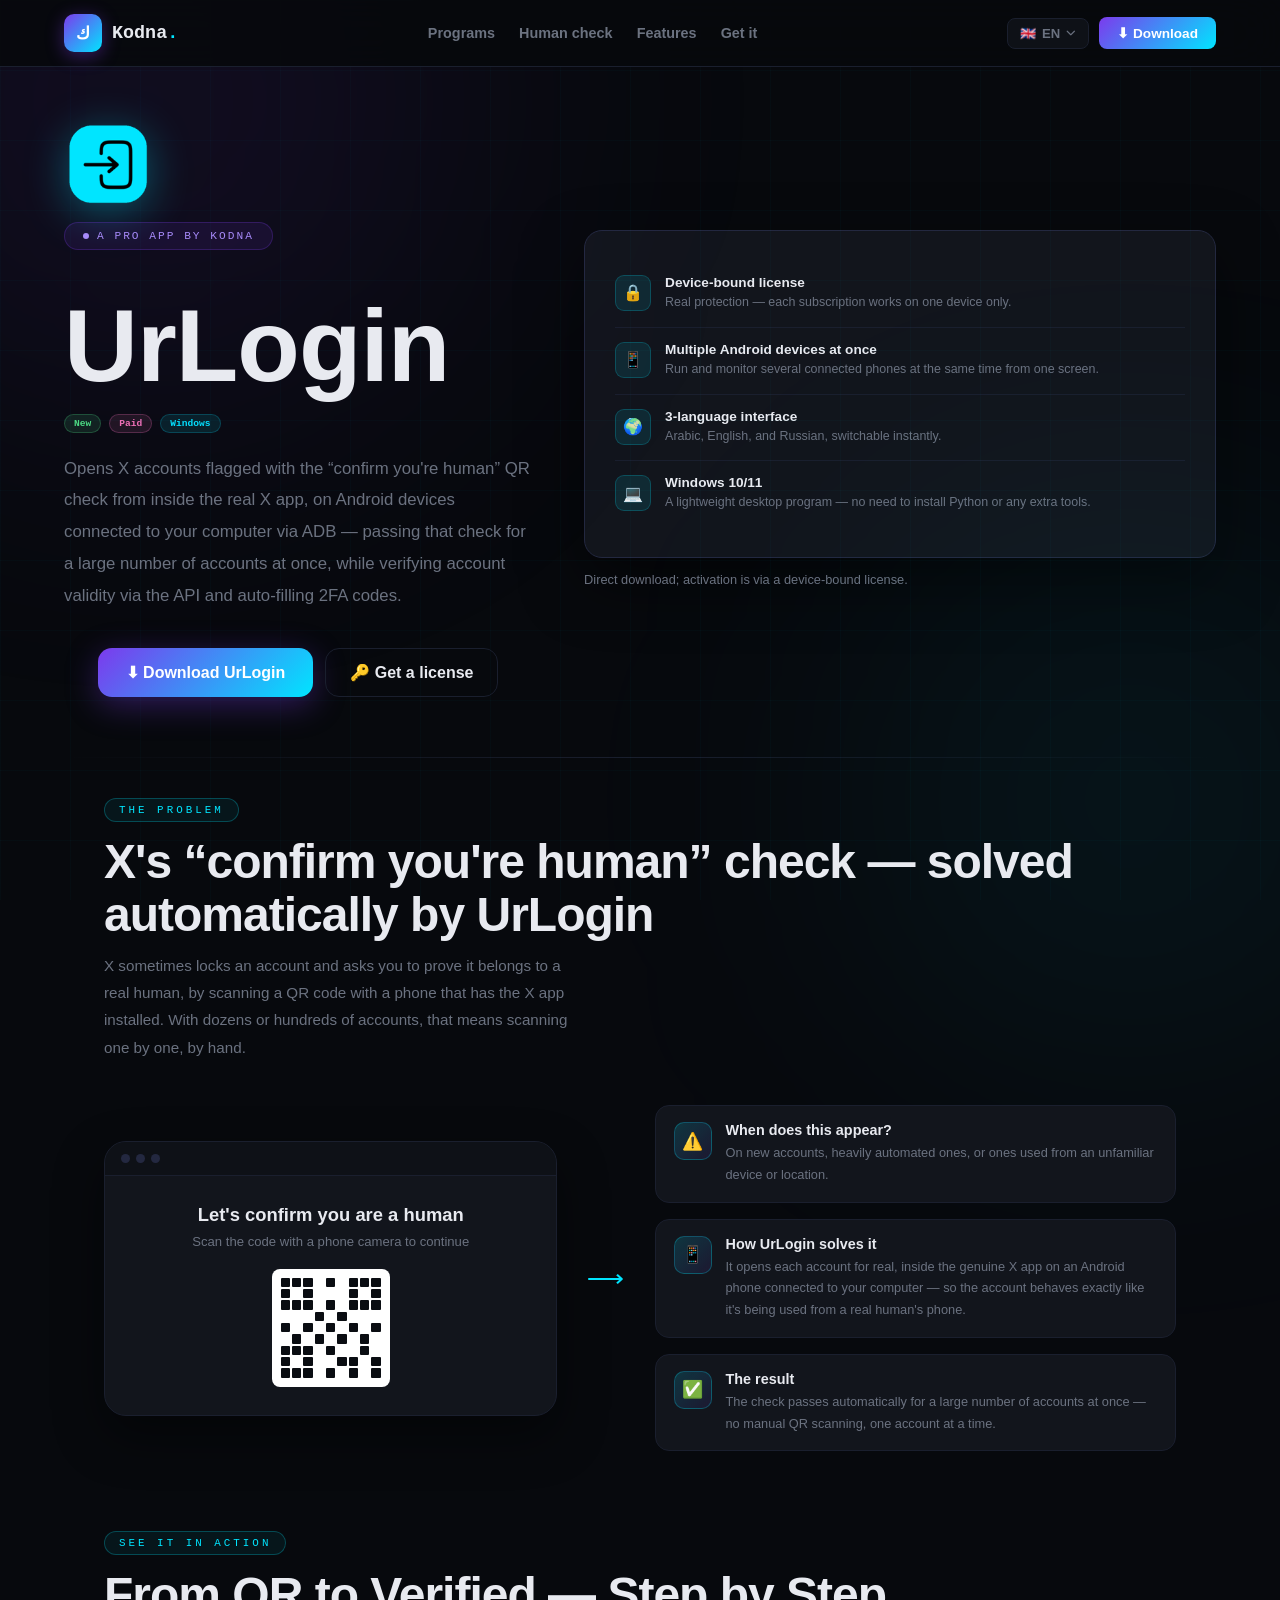
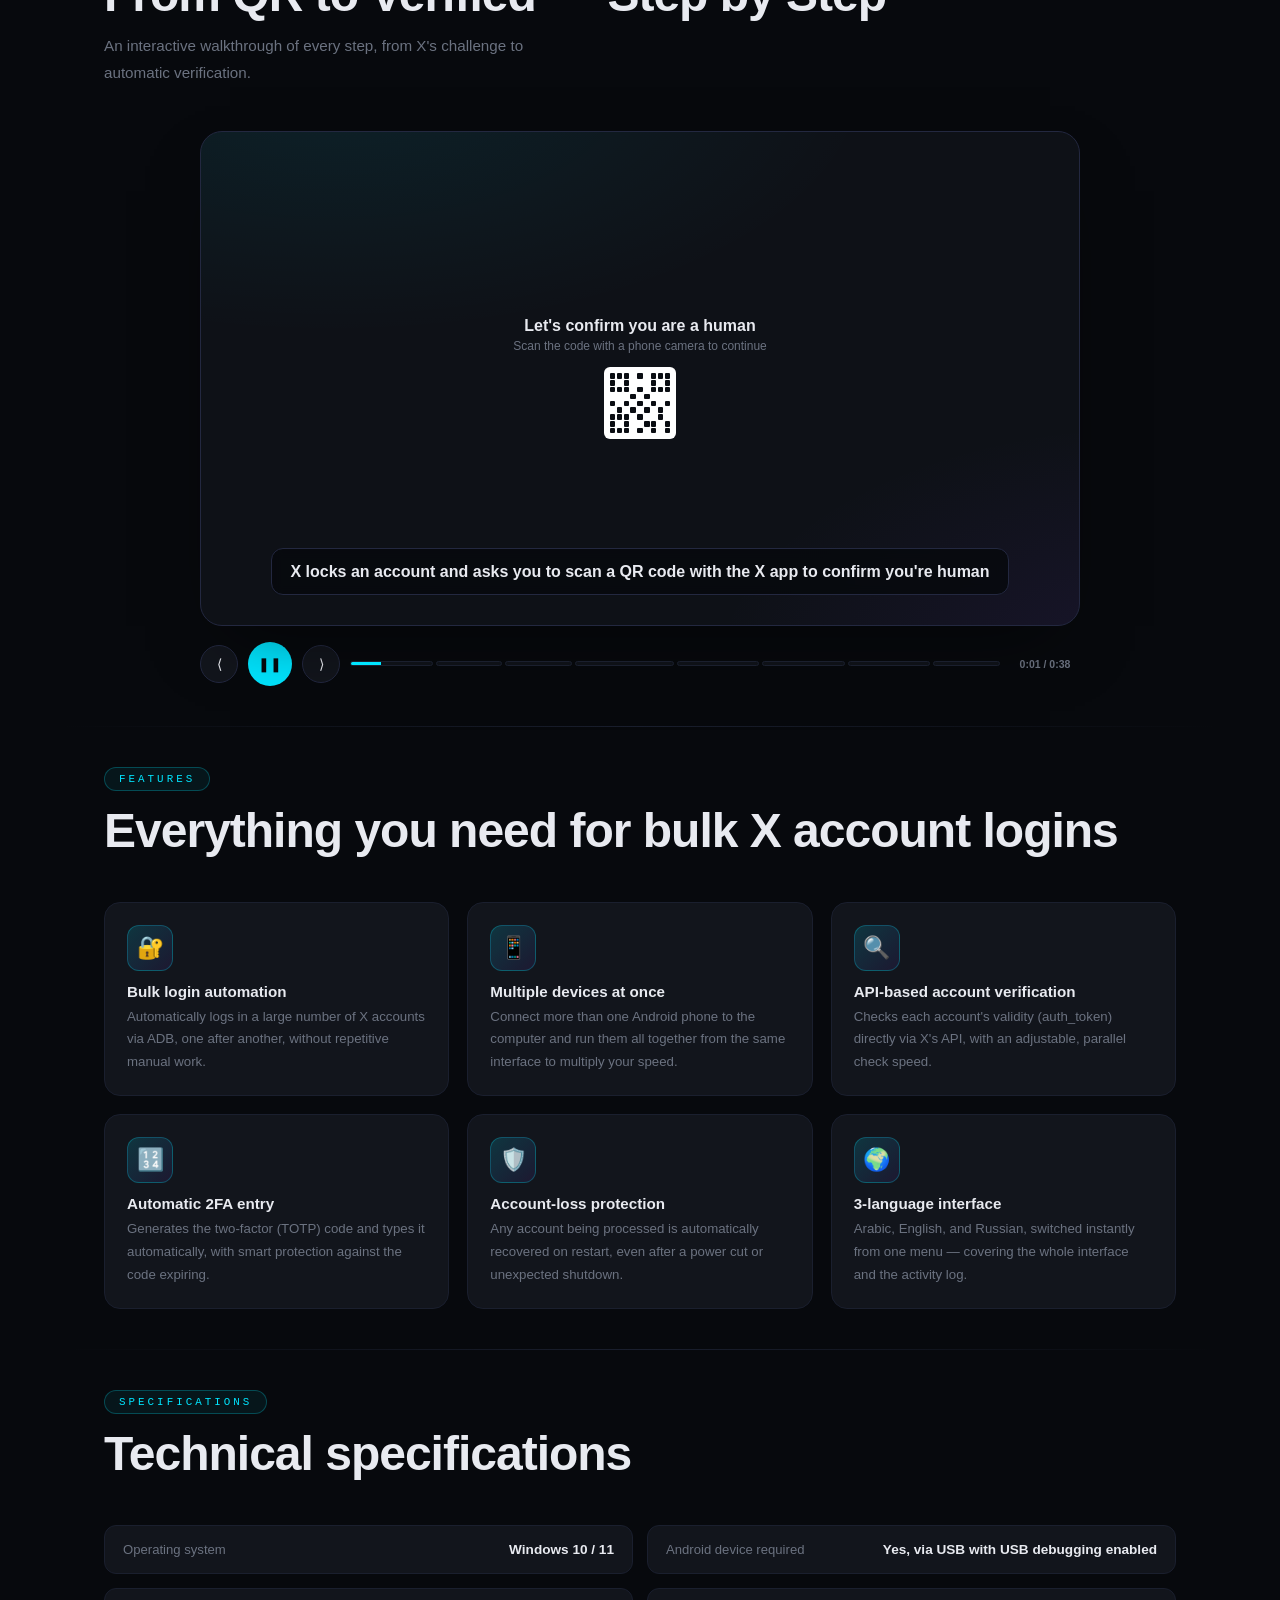
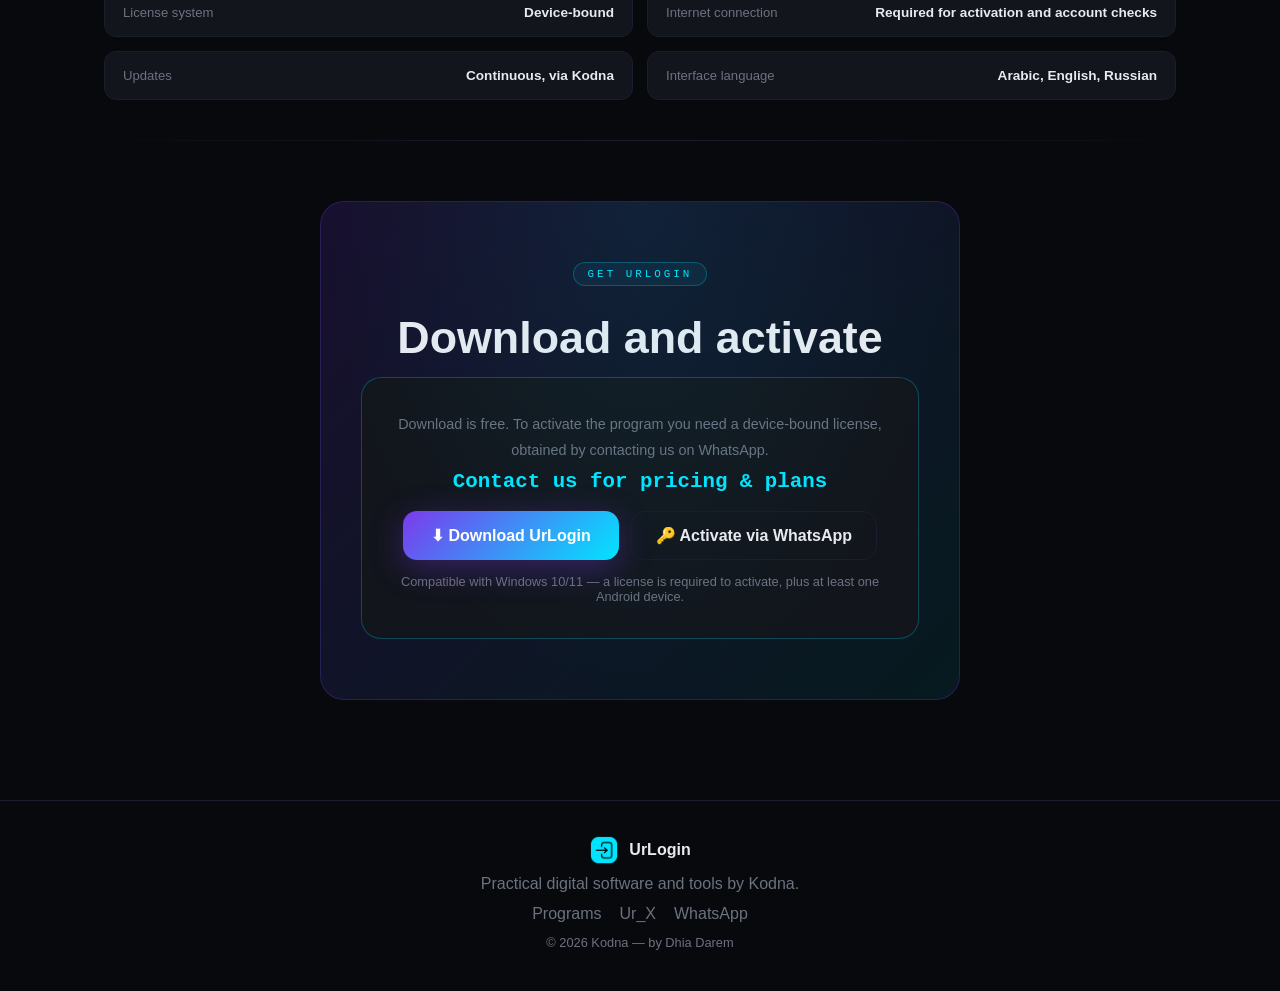
<file: Urlogin.html>
<!DOCTYPE html>
<html lang="ar" dir="rtl" id="htmlRoot">
<head>
<meta charset="UTF-8">
<meta name="viewport" content="width=device-width, initial-scale=1.0">
<meta name="theme-color" content="#07090d">
<meta http-equiv="X-Content-Type-Options" content="nosniff">
<meta http-equiv="Content-Security-Policy" content="default-src 'self'; script-src 'self' 'unsafe-inline'; style-src 'self' 'unsafe-inline' https://fonts.googleapis.com https://cdnjs.cloudflare.com; font-src 'self' https://fonts.gstatic.com https://cdnjs.cloudflare.com data:; img-src 'self' data: https:; connect-src 'self';">
<title>UrLogin — تجاوز تحقق «أنا إنسان» (QR) على X تلقائياً عبر ADB | Auto-Pass X Human Verification · Kodna</title>
<meta name="description" content="UrLogin: برنامج ويندوز يفتح حسابات X التي تطلب تأكيد «أنا إنسان» (مسح QR) تلقائياً من داخل تطبيق X الحقيقي على أجهزة أندرويد حقيقية عبر ADB، مع فحص صحة الحسابات عبر API، تعبئة 2FA تلقائياً، ودعم عدة أجهزة متزامنة. Windows program that automatically passes X's 'confirm you are human' QR verification from inside the real X app on real Android devices via ADB — API account verification, automatic 2FA, multi-device support.">
<meta name="keywords" content="UrLogin,تجاوز تحقق الإنسان X,confirm you are human X,X QR verification bypass,أتمتة تسجيل الدخول X,ADB automation,bulk X login,تسجيل دخول جماعي,Kodna">
<meta name="author" content="Kodna / Dhia Darem">
<meta name="robots" content="index,follow,max-image-preview:large">
<link rel="canonical" href="https://kodna.org/urlogin.html">
<meta property="og:type" content="website">
<meta property="og:url" content="https://kodna.org/urlogin.html">
<meta property="og:title" content="UrLogin — Auto-Pass X's Human Verification (QR) via ADB · Kodna">
<meta property="og:description" content="يفتح حسابات X المطلوب تأكيدها بمسح QR تلقائياً عبر تطبيق X الحقيقي على هاتف متصل بالكمبيوتر. Automatically passes X's QR human-verification check via a real connected Android phone.">
<meta property="og:site_name" content="Kodna">
<meta property="og:image" content="https://kodna.org/urlogin_icon_512.png">
<meta name="twitter:card" content="summary_large_image">
<meta name="twitter:title" content="UrLogin — Auto-Pass X's Human Verification (QR) via ADB">
<meta name="twitter:description" content="يفتح حسابات X المطلوب تأكيدها تلقائياً من هاتف حقيقي متصل / Auto-passes X's human verification from a real connected phone. By Kodna.">
<meta name="twitter:image" content="https://kodna.org/urlogin_icon_512.png">
<script type="application/ld+json">
{"@context":"https://schema.org","@type":"SoftwareApplication","name":"UrLogin","operatingSystem":"Windows 10, Windows 11","applicationCategory":"UtilitiesApplication","description":"Automatically passes X (Twitter)'s 'confirm you are human' QR verification by opening flagged accounts inside the real X app on real Android devices connected via ADB — plus API account verification, automatic 2FA, and multi-device support.","offers":{"@type":"Offer","priceCurrency":"USD","price":"0"},"publisher":{"@type":"Organization","name":"Kodna"},"inLanguage":["ar","en","ku","zh","es","ru"]}
</script>
<link rel="icon" type="image/png" href="urlogin_icon_512.png">
<link rel="preconnect" href="https://fonts.googleapis.com">
<link rel="preconnect" href="https://fonts.gstatic.com" crossorigin>
<link rel="stylesheet" href="https://cdnjs.cloudflare.com/ajax/libs/font-awesome/6.5.0/css/all.min.css" crossorigin="anonymous" referrerpolicy="no-referrer">
<link href="https://fonts.googleapis.com/css2?family=Cairo:wght@400;600;700;900&family=Plus+Jakarta+Sans:wght@400;600;700;800;900&family=Space+Mono:wght@400;700&display=swap" rel="stylesheet">
<style>

/* ═══════════════════════════════════════════
   DESIGN TOKENS
═══════════════════════════════════════════ */
:root{
  --bg:#07090d;--surface:#0e1117;--card:#12151c;
  --accent:#00e5ff;--accent2:#7c3aed;
  --text:#e8eaf0;--muted:#6b7280;
  --border:#1a1f2e;--border2:#232840;
  --r:14px;--r-lg:22px;
}

/* ═══════════════════════════════════════════
   BASE
═══════════════════════════════════════════ */
*,*::before,*::after{margin:0;padding:0;box-sizing:border-box}
html{scroll-behavior:smooth;-webkit-text-size-adjust:100%}
body{
  background:var(--bg);color:var(--text);
  font-family:'Plus Jakarta Sans','Cairo',sans-serif;
  overflow-x:hidden;-webkit-font-smoothing:antialiased;
}
body.lang-ar,body.lang-ku{font-family:'Cairo',sans-serif}
a{text-decoration:none;color:inherit}
button{cursor:pointer;font-family:inherit}
section{position:relative;z-index:1}

/* ═══════════════════════════════════════════
   AMBIENT
═══════════════════════════════════════════ */
.grid-bg{
  position:fixed;inset:0;z-index:0;pointer-events:none;
  background-image:linear-gradient(rgba(0,229,255,.025) 1px,transparent 1px),
                   linear-gradient(90deg,rgba(0,229,255,.025) 1px,transparent 1px);
  background-size:70px 70px;animation:gridMove 25s linear infinite;
}
@keyframes gridMove{to{background-position:70px 70px}}
.blob{position:fixed;border-radius:50%;filter:blur(140px);pointer-events:none;z-index:0}
.blob1{width:600px;height:600px;background:rgba(124,58,237,.1);top:-200px;left:-150px;animation:bf 14s ease-in-out infinite}
.blob2{width:500px;height:500px;background:rgba(0,229,255,.07);bottom:-150px;right:-100px;animation:bf 18s ease-in-out infinite reverse}
@keyframes bf{0%,100%{transform:translate(0,0)}50%{transform:translate(30px,30px)}}

/* ═══════════════════════════════════════════
   NAV
═══════════════════════════════════════════ */
nav{
  position:fixed;top:0;width:100%;z-index:1000;
  padding:14px 5%;display:flex;align-items:center;justify-content:space-between;gap:16px;
  background:rgba(7,9,13,.92);backdrop-filter:blur(28px);
  border-bottom:1px solid var(--border);
}
.nav-brand{display:flex;align-items:center;gap:10px;text-decoration:none;flex-shrink:0}
.brand-icon{
  width:38px;height:38px;
  background:linear-gradient(135deg,var(--accent2),var(--accent));
  border-radius:10px;display:flex;align-items:center;justify-content:center;
  font-size:17px;font-weight:900;flex-shrink:0;
  box-shadow:0 4px 18px rgba(124,58,237,.4);font-family:'Cairo',sans-serif;color:#fff;
}
.brand-text{font-family:'Space Mono',monospace;font-size:1.15rem;font-weight:700;color:var(--text)}
.brand-text span{color:var(--accent)}
.nav-center{display:flex;gap:24px;list-style:none}
.nav-center a{color:var(--muted);font-size:.9rem;font-weight:600;transition:color .2s}
.nav-center a:hover{color:var(--accent)}
.nav-actions{display:flex;gap:10px;align-items:center}
.btn-nav{padding:8px 18px;border-radius:8px;font-weight:700;font-size:.85rem;transition:all .2s;cursor:pointer;border:none;white-space:nowrap;text-decoration:none;display:inline-flex;align-items:center}
.btn-nav.ghost{background:transparent;color:var(--muted);border:1px solid var(--border)}
.btn-nav.ghost:hover{border-color:var(--accent);color:var(--accent)}
.btn-nav.fill{background:linear-gradient(135deg,var(--accent2),var(--accent));color:#fff}
.btn-nav.fill:hover{transform:translateY(-2px);box-shadow:0 6px 20px rgba(124,58,237,.4)}

/* Lang Switcher */
.lang-sw{position:relative}
.lang-btn{
  display:flex;align-items:center;gap:6px;padding:7px 12px;border-radius:8px;
  background:var(--surface);border:1px solid var(--border);
  color:var(--muted);font-size:.82rem;font-weight:600;transition:all .2s;
}
.lang-btn:hover{border-color:var(--accent);color:var(--accent)}
.lang-btn .chev{font-size:.6rem;transition:transform .2s}
.lang-btn.open .chev{transform:rotate(180deg)}
.lang-menu{
  position:absolute;top:calc(100%+8px);right:0;
  background:var(--card);border:1px solid var(--border2);
  border-radius:var(--r);padding:6px;min-width:162px;
  box-shadow:0 20px 50px rgba(0,0,0,.6);
  display:none;flex-direction:column;gap:2px;z-index:500;
}
html[dir=ltr] .lang-menu{right:0;left:auto}
html[dir=rtl] .lang-menu{left:0;right:auto}
.lang-menu.open{display:flex}
.lang-item{
  display:flex;align-items:center;gap:9px;padding:9px 12px;
  border-radius:8px;border:none;background:transparent;
  color:var(--muted);font-size:.83rem;font-weight:600;
  text-align:right;width:100%;cursor:pointer;transition:all .15s;
}
html[dir=ltr] .lang-item{text-align:left}
.lang-item:hover{background:var(--surface);color:var(--text)}
.lang-item.active{background:rgba(0,229,255,.08);color:var(--accent);border:1px solid rgba(0,229,255,.15)}

/* Hamburger */
.hamburger{display:none;flex-direction:column;gap:5px;cursor:pointer;padding:4px;background:none;border:none}
.hamburger span{display:block;width:24px;height:2px;background:var(--text);border-radius:2px;transition:all .3s}
.hamburger.open span:nth-child(1){transform:translateY(7px) rotate(45deg)}
.hamburger.open span:nth-child(2){opacity:0}
.hamburger.open span:nth-child(3){transform:translateY(-7px) rotate(-45deg)}
.mobile-nav{
  display:none;position:fixed;top:67px;left:0;right:0;z-index:999;
  background:rgba(7,9,13,.98);backdrop-filter:blur(28px);
  border-bottom:1px solid var(--border);padding:20px 5%;flex-direction:column;gap:0;
}
.mobile-nav.open{display:flex}
.mobile-nav a{color:var(--muted);font-size:1rem;font-weight:600;padding:14px 0;border-bottom:1px solid var(--border);transition:color .2s}
.mobile-nav a:hover{color:var(--accent)}
.mobile-nav a:last-of-type{border-bottom:none}
.mob-lang-row{padding:14px 0;border-top:1px solid var(--border);display:flex;gap:7px;flex-wrap:wrap}
.mob-lang-btn{background:var(--surface);border:1px solid var(--border);border-radius:8px;padding:7px 12px;color:var(--muted);cursor:pointer;font-size:.82rem;transition:all .2s}
.mob-lang-btn:hover{border-color:var(--accent);color:var(--accent)}

/* ═══════════════════════════════════════════
   HERO / SECTIONS (shared tokens)
═══════════════════════════════════════════ */
.hero-eyebrow{
  display:inline-flex;align-items:center;gap:8px;
  background:rgba(124,58,237,.1);border:1px solid rgba(124,58,237,.25);
  border-radius:100px;padding:7px 18px;
  font-family:'Space Mono',monospace;font-size:.7rem;
  color:#a78bfa;letter-spacing:2px;text-transform:uppercase;
  margin-bottom:28px;animation:fadeUp .8s ease both;
}
.eyebrow-dot{width:6px;height:6px;background:#a78bfa;border-radius:50%;animation:pulse 2s ease-in-out infinite}
@keyframes pulse{0%,100%{opacity:1;transform:scale(1)}50%{opacity:.3;transform:scale(1.5)}}
.hero-title{font-size:clamp(2.6rem,8vw,7rem);font-weight:900;line-height:1.05;letter-spacing:-1px;animation:fadeUp .8s .1s ease both}
.hero-desc{margin-top:20px;font-size:clamp(.9rem,2vw,1.05rem);color:var(--muted);line-height:1.9;max-width:540px;animation:fadeUp .8s .2s ease both}
.hero-desc strong{color:var(--text)}
.hero-cta{display:flex;gap:12px;margin-top:36px;flex-wrap:wrap;justify-content:center;animation:fadeUp .8s .3s ease both}
.btn-hero-main{display:flex;align-items:center;justify-content:center;gap:10px;background:linear-gradient(135deg,var(--accent2),var(--accent));color:#fff;font-weight:700;font-size:clamp(.9rem,2vw,1rem);padding:14px 28px;border-radius:14px;text-decoration:none;box-shadow:0 8px 32px rgba(124,58,237,.35);transition:all .2s}
.btn-hero-main:hover{transform:translateY(-3px);box-shadow:0 14px 40px rgba(124,58,237,.5)}
.btn-hero-ghost{display:flex;align-items:center;justify-content:center;gap:10px;background:transparent;color:var(--text);font-weight:600;font-size:clamp(.9rem,2vw,1rem);padding:14px 24px;border-radius:14px;text-decoration:none;border:1px solid var(--border);transition:all .2s}
.btn-hero-ghost:hover{border-color:var(--accent);color:var(--accent);transform:translateY(-3px)}
.divider{height:1px;background:linear-gradient(90deg,transparent,var(--border),transparent);margin:0 5%}
.sec-header{margin-bottom:44px}
.sec-tag{display:inline-block;font-family:'Space Mono',monospace;font-size:.68rem;letter-spacing:3px;text-transform:uppercase;color:var(--accent);padding:5px 14px;border:1px solid rgba(0,229,255,.25);border-radius:100px;background:rgba(0,229,255,.06);margin-bottom:14px}
.sec-title{font-size:clamp(1.8rem,4vw,3rem);font-weight:900;letter-spacing:-1px;line-height:1.1}
.badge{font-family:'Space Mono',monospace;font-size:.6rem;padding:3px 9px;border-radius:100px;font-weight:700}
.badge.new{background:rgba(74,222,128,.12);color:#4ade80;border:1px solid rgba(74,222,128,.25)}
.badge.pro{background:rgba(244,114,182,.1);color:#f472b6;border:1px solid rgba(244,114,182,.25)}
.badge.free{background:rgba(0,229,255,.1);color:var(--accent);border:1px solid rgba(0,229,255,.2)}

/* ═══════════════════════════════════════════
   CTA / FOOTER
═══════════════════════════════════════════ */
.cta-section{padding:60px 5%}
.cta-inner{background:linear-gradient(135deg,rgba(124,58,237,.15),rgba(0,229,255,.08));border:1px solid rgba(124,58,237,.25);border-radius:24px;padding:60px 40px;text-align:center;position:relative;overflow:hidden}
.cta-inner::before{content:'';position:absolute;inset:0;background:radial-gradient(ellipse at 50% 0%,rgba(0,229,255,.07) 0%,transparent 70%);pointer-events:none}
.cta-title{font-size:clamp(1.5rem,4vw,2.8rem);font-weight:900;margin-bottom:14px}

/* ═══════════════════════════════════════════
   ANIMATIONS / RESPONSIVE
═══════════════════════════════════════════ */
@keyframes fadeUp{from{opacity:0;transform:translateY(26px)}to{opacity:1;transform:translateY(0)}}
.rev{opacity:0;transform:translateY(24px);transition:opacity .65s ease,transform .65s ease}
.rev.vis{opacity:1;transform:translateY(0)}
@media(max-width:1024px){.btn-nav.ghost{display:none}}
@media(max-width:768px){.nav-center,.nav-actions{display:none}.hamburger{display:flex}.lang-sw{display:block!important}}
html[dir=ltr] .nav-center{flex-direction:row}
html[dir=ltr] .cta-inner{direction:ltr}

/* ═══════════════════════════════════════════
   UrLogin PRODUCT PAGE
═══════════════════════════════════════════ */
.uc-hero{display:grid;grid-template-columns:1fr 1.35fr;gap:52px;align-items:center;padding:120px 5% 60px;max-width:1320px;margin:0 auto}
.uc-badges{display:flex;gap:8px;margin:14px 0 18px;flex-wrap:wrap}
.uc-note{color:var(--muted);font-size:.8rem;margin-top:14px}
.uc-section{max-width:1200px;margin:0 auto;padding:40px 5%}
.sec-desc{color:var(--muted);font-size:.95rem;line-height:1.8;max-width:480px;margin-top:10px}
.feat-grid{display:grid;grid-template-columns:repeat(3,1fr);gap:18px;margin-top:36px}
.feat-card{background:var(--card);border:1px solid var(--border);border-radius:16px;padding:22px;transition:transform .2s,border-color .2s}
.feat-card:hover{transform:translateY(-5px);border-color:var(--accent)}
.feat-ic{width:46px;height:46px;border-radius:12px;display:flex;align-items:center;justify-content:center;font-size:22px;margin-bottom:12px;background:linear-gradient(135deg,rgba(0,229,255,.16),rgba(124,58,237,.1));border:1px solid rgba(0,229,255,.25)}
.feat-card h4{font-size:.95rem;margin-bottom:6px}
.feat-card p{color:var(--muted);font-size:.83rem;line-height:1.7}

/* Spec panel replacing the video area (no demo video yet) */
.spec-panel{background:var(--card);border:1px solid var(--border2);border-radius:18px;padding:30px;box-shadow:0 24px 60px rgba(0,0,0,.5)}
.spec-row{display:flex;align-items:flex-start;gap:14px;padding:14px 0;border-bottom:1px solid var(--border)}
.spec-row:last-child{border-bottom:none}
.spec-ic{width:36px;height:36px;border-radius:9px;flex-shrink:0;display:flex;align-items:center;justify-content:center;font-size:16px;background:rgba(0,229,255,.1);border:1px solid rgba(0,229,255,.2)}
.spec-row h4{font-size:.85rem;margin-bottom:3px}
.spec-row p{color:var(--muted);font-size:.78rem;line-height:1.6}

/* Problem → Solution section (X human-verification QR challenge) */
.problem-grid{display:grid;grid-template-columns:1fr auto 1.15fr;gap:30px;align-items:center;margin-top:36px}
.challenge-card{background:var(--card);border:1px solid var(--border);border-radius:var(--r-lg);overflow:hidden;box-shadow:0 20px 50px rgba(0,0,0,.45)}
.challenge-bar{display:flex;gap:6px;padding:12px 16px;border-bottom:1px solid var(--border);background:var(--surface)}
.challenge-bar span{width:9px;height:9px;border-radius:50%;background:var(--border2)}
.challenge-body{padding:28px 24px;text-align:center}
.challenge-body h3{font-size:1.15rem;margin-bottom:8px}
.challenge-body p{color:var(--muted);font-size:.82rem;margin-bottom:20px}
.qr-mock{width:118px;height:118px;margin:0 auto;background:#fff;border-radius:8px;padding:9px;display:grid;grid-template-columns:repeat(9,1fr);grid-template-rows:repeat(9,1fr);gap:2px}
.qr-mock i{background:#0a0d12;border-radius:1px}
.qr-mock i.off{background:transparent}
.qr-finder{position:relative}
.problem-arrow{font-size:1.6rem;color:var(--accent);text-align:center;transition:transform .2s}
html[dir=ltr] .problem-arrow{transform:scaleX(-1)}
.solution-steps{display:flex;flex-direction:column;gap:16px}
.p-step{display:flex;gap:14px;align-items:flex-start;background:var(--card);border:1px solid var(--border);border-radius:14px;padding:16px 18px}
.p-ic{width:38px;height:38px;flex-shrink:0;border-radius:10px;display:flex;align-items:center;justify-content:center;font-size:17px;background:linear-gradient(135deg,rgba(0,229,255,.16),rgba(124,58,237,.1));border:1px solid rgba(0,229,255,.25)}
.p-step h4{font-size:.9rem;margin-bottom:4px}
.p-step p{color:var(--muted);font-size:.8rem;line-height:1.7}
@media(max-width:900px){.problem-grid{grid-template-columns:1fr}html[dir] .problem-arrow{transform:rotate(90deg)}}

/* Demo video (inline, native — not an iframe) */
.demo-stage{position:relative;width:100%;max-width:880px;margin:36px auto 0;aspect-ratio:16/9;border-radius:var(--r-lg);overflow:hidden;background:radial-gradient(900px 420px at 15% -10%,rgba(0,229,255,.08),transparent 60%),radial-gradient(760px 420px at 110% 110%,rgba(124,58,237,.1),transparent 60%),var(--surface);border:1px solid var(--border2);box-shadow:0 30px 70px -30px rgba(0,0,0,.6)}
.demo-scene{position:absolute;inset:0;display:none;flex-direction:column;align-items:center;justify-content:center;padding:4% 6%;opacity:0;transform:scale(1.015);transition:opacity .5s ease,transform .6s ease}
.demo-scene.active{display:flex;opacity:1;transform:scale(1)}
.demo-cap{position:absolute;left:5%;right:5%;bottom:6%;text-align:center;z-index:5}
.demo-cap span{display:inline-block;background:rgba(7,9,13,.82);backdrop-filter:blur(6px);border:1px solid var(--border2);border-radius:12px;padding:10px 18px;font-size:clamp(12px,1.7vw,16px);font-weight:600;color:var(--text);line-height:1.6;max-width:94%}
.demo-duo{display:flex;align-items:center;justify-content:center;gap:4%;width:100%;height:100%}
.demo-lap{width:52%;max-width:420px;aspect-ratio:16/10.5;background:var(--card);border:1px solid var(--border2);border-radius:12px;padding:3%;position:relative;box-shadow:0 18px 40px -20px rgba(0,0,0,.7)}
.demo-lap:before{content:"";position:absolute;left:50%;bottom:-9px;transform:translateX(-50%);width:30%;height:6px;background:var(--border2);border-radius:0 0 7px 7px}
.demo-lap-head{display:flex;align-items:center;gap:5px;margin-bottom:8%}
.demo-lap-head i{width:6px;height:6px;border-radius:50%;background:var(--border2);display:block}
.demo-lap-body{font-size:11px;color:var(--text);height:78%;display:flex;flex-direction:column;gap:6%}
.demo-phone{width:22%;max-width:140px;aspect-ratio:9/18.5;background:var(--card);border:3px solid var(--border2);border-radius:24px;padding:5% 4%;position:relative;box-shadow:0 18px 40px -20px rgba(0,0,0,.7)}
.demo-phone:before{content:"";position:absolute;top:6px;left:50%;transform:translateX(-50%);width:28%;height:4px;border-radius:3px;background:var(--border2)}
.demo-ph-body{font-size:9px;color:var(--text);height:100%;display:flex;flex-direction:column;gap:5%}
.demo-cable{width:50px;height:3px;background:linear-gradient(90deg,var(--border2),var(--accent));border-radius:3px;position:relative}
.demo-cable .p{position:absolute;top:-3px;width:9px;height:9px;border-radius:50%;background:var(--accent);box-shadow:0 0 10px var(--accent);animation:demoTravel 1.6s linear infinite}
@keyframes demoTravel{0%{left:0}100%{left:calc(100% - 9px)}}
.demo-row{display:flex;align-items:center;justify-content:space-between;background:var(--surface);border:1px solid var(--border);border-radius:7px;padding:5% 6%}
.demo-btn{background:var(--accent);color:#07090d;font-weight:800;border-radius:7px;padding:6% 4%;text-align:center}
.demo-pill{font-size:9px;font-weight:800;padding:3px 7px;border-radius:999px}
.demo-pill.ok{background:rgba(52,211,153,.14);color:#34d399}
.demo-pill.wait{background:rgba(107,114,128,.18);color:var(--muted)}
.demo-switch{width:28px;height:15px;border-radius:999px;background:var(--surface);border:1px solid var(--border2);position:relative}
.demo-switch.on{background:rgba(0,229,255,.25)}
.demo-switch i{position:absolute;top:1px;width:11px;height:11px;border-radius:50%;background:var(--accent);transition:all .3s;left:calc(100% - 13px)}
.demo-qr-mini{width:72px;height:72px;margin:0 auto;background:#fff;border-radius:6px;padding:6px;display:grid;grid-template-columns:repeat(9,1fr);grid-template-rows:repeat(9,1fr);gap:1.4px}
.demo-qr-mini i{background:#0a0d12;border-radius:1px}
.demo-qr-mini i.off{background:transparent}
.demo-toast{background:rgba(52,211,153,.14);border:1px solid rgba(52,211,153,.35);color:#34d399;font-size:9px;font-weight:700;border-radius:8px;padding:6px 10px;text-align:center}
.demo-controls{display:flex;align-items:center;gap:10px;margin:16px auto 0;max-width:880px}
.demo-ctrl{width:38px;height:38px;border-radius:50%;border:1px solid var(--border2);background:var(--card);color:var(--text);display:flex;align-items:center;justify-content:center;cursor:pointer;font-size:14px}
.demo-ctrl.main{background:var(--accent);color:#07090d;border:none;width:44px;height:44px}
.demo-scrub{flex:1;display:flex;gap:3px;height:24px;align-items:center}
.demo-seg{flex:1;height:5px;border-radius:4px;background:var(--surface);border:1px solid var(--border);cursor:pointer;position:relative;overflow:hidden}
.demo-seg .f{position:absolute;inset:0;width:0%;background:var(--accent)}
.demo-time{font-size:10.5px;color:var(--muted);font-variant-numeric:tabular-nums;min-width:70px;text-align:center;font-weight:600}
@media(max-width:640px){.demo-lap-body{font-size:9px}.demo-ph-body{font-size:7.5px}}

/* Specs table section */
.specs-table{display:grid;grid-template-columns:1fr 1fr;gap:14px;margin-top:30px}
.specs-item{background:var(--card);border:1px solid var(--border);border-radius:12px;padding:16px 18px;display:flex;justify-content:space-between;align-items:center;gap:10px}
.specs-item .k{color:var(--muted);font-size:.82rem}
.specs-item .v{font-weight:700;font-size:.85rem;text-align:left}
html[dir=rtl] .specs-item .v{text-align:left}

.buy-card{max-width:560px;margin:10px auto 0;background:var(--card);border:1px solid rgba(0,229,255,.25);border-radius:20px;padding:34px;text-align:center}
.buy-price{font-family:'Space Mono',monospace;font-size:1.3rem;font-weight:700;color:var(--accent);margin:6px 0 4px}
.uc-foot{border-top:1px solid var(--border);margin-top:40px;padding:34px 5%;text-align:center;color:var(--muted)}
.uc-foot .fb{display:flex;align-items:center;justify-content:center;gap:10px;margin-bottom:10px}
.uc-foot .fl{display:flex;gap:18px;justify-content:center;margin:12px 0;flex-wrap:wrap}
.uc-foot a{color:var(--muted)}.uc-foot a:hover{color:var(--accent)}
@media(max-width:900px){.uc-hero{grid-template-columns:1fr;gap:30px;padding:96px 5% 40px}.feat-grid{grid-template-columns:1fr 1fr}.specs-table{grid-template-columns:1fr}}
@media(max-width:560px){.feat-grid{grid-template-columns:1fr}}

</style>
</head>
<body class="lang-ar">
<div class="grid-bg" aria-hidden="true"></div>
<div class="blob blob1" aria-hidden="true"></div>
<div class="blob blob2" aria-hidden="true"></div>

<nav role="navigation" aria-label="Main navigation">
  <a class="nav-brand" href="index.html" aria-label="Kodna home">
    <div class="brand-icon" aria-hidden="true">ك</div>
    <span class="brand-text">Kodna<span>.</span></span>
  </a>
  <ul class="nav-center" aria-label="Site sections">
    <li><a href="index.html#programs" data-i18n="nav_programs">البرامج</a></li>
    <li><a href="#problem" data-i18n="nav_problem">تأكيد الإنسان</a></li>
    <li><a href="#features" data-i18n="nav_features">المميزات</a></li>
    <li><a href="#get" data-i18n="nav_get">الحصول عليه</a></li>
  </ul>
  <div class="nav-actions">
    <div class="lang-sw" id="langSw">
      <button class="lang-btn" id="langBtn" onclick="toggleLangMenu()" aria-label="Change language" aria-haspopup="true">
        <span id="langFlag">🇮🇶</span><span id="langCode">AR</span>
        <i class="fa-solid fa-chevron-down chev" id="langChev"></i>
      </button>
      <div class="lang-menu" id="langMenu" role="menu">
        <button class="lang-item" onclick="setLang('ar')" data-lang="ar" role="menuitem">🇮🇶 العربية</button>
        <button class="lang-item" onclick="setLang('en')" data-lang="en" role="menuitem">🇬🇧 English</button>
        <button class="lang-item" onclick="setLang('ku')" data-lang="ku" role="menuitem">🏔️ کوردی</button>
        <button class="lang-item" onclick="setLang('zh')" data-lang="zh" role="menuitem">🇨🇳 中文</button>
        <button class="lang-item" onclick="setLang('es')" data-lang="es" role="menuitem">🇪🇸 Español</button>
        <button class="lang-item" onclick="setLang('ru')" data-lang="ru" role="menuitem">🇷🇺 Русский</button>
      </div>
    </div>
    <a class="btn-nav fill dl-link" href="#" download rel="noopener" data-i18n="nav_download">⬇ تحميل</a>
  </div>
  <button class="hamburger" id="hamburger" onclick="toggleMenu()" aria-label="Toggle menu" aria-expanded="false">
    <span></span><span></span><span></span>
  </button>
</nav>

<div class="mobile-nav" id="mobileNav" role="navigation">
  <a href="index.html#programs" onclick="toggleMenu()" data-i18n="mobile_programs">📦 البرامج</a>
  <a href="#problem" onclick="toggleMenu()" data-i18n="mobile_problem">🤖 تأكيد الإنسان</a>
  <a href="#features" onclick="toggleMenu()" data-i18n="mobile_features">⭐ المميزات</a>
  <a href="#get" onclick="toggleMenu()" data-i18n="mobile_get">⬇ الحصول عليه</a>
  <div class="mob-lang-row">
    <button class="mob-lang-btn" onclick="setLang('ar');toggleMenu()">🇮🇶 AR</button>
    <button class="mob-lang-btn" onclick="setLang('en');toggleMenu()">🇬🇧 EN</button>
    <button class="mob-lang-btn" onclick="setLang('ku');toggleMenu()">🏔️ KU</button>
    <button class="mob-lang-btn" onclick="setLang('zh');toggleMenu()">🇨🇳 ZH</button>
    <button class="mob-lang-btn" onclick="setLang('es');toggleMenu()">🇪🇸 ES</button>
    <button class="mob-lang-btn" onclick="setLang('ru');toggleMenu()">🇷🇺 RU</button>
  </div>
</div>

<header class="uc-hero">
  <div>
    <img src="urlogin_icon_512.png" alt="UrLogin logo" width="88" height="88" style="display:block;margin-bottom:14px;border-radius:20px;filter:drop-shadow(0 8px 22px rgba(0,229,255,.35))">
    <div class="hero-eyebrow"><div class="eyebrow-dot" aria-hidden="true"></div><span data-i18n="hero_eyebrow">برنامج احترافي من كودنا</span></div>
    <h1 class="hero-title" style="margin-top:14px">UrLogin</h1>
    <div class="uc-badges">
      <span class="badge new" data-i18n="badge_new">جديد</span>
      <span class="badge pro" data-i18n="badge_paid">مدفوع</span>
      <span class="badge free" data-i18n="badge_windows">Windows</span>
    </div>
    <p class="hero-desc" data-i18n="hero_desc">أتمتة تسجيل الدخول الجماعي لحسابات X.</p>
    <div class="hero-cta">
      <a class="btn-hero-main dl-link" href="#" download rel="noopener" data-i18n="btn_download">⬇ تحميل UrLogin</a>
      <a class="btn-hero-ghost" href="https://wa.me/9647901300262?text=%D8%A3%D8%B1%D9%8A%D8%AF%20%D8%AA%D9%81%D8%B9%D9%8A%D9%84%20UrLogin" target="_blank" rel="noopener" data-i18n="btn_license">🔑 احصل على ترخيص</a>
    </div>
  </div>
  <div>
    <div class="spec-panel">
      <div class="spec-row">
        <div class="spec-ic">🔒</div>
        <div><h4 data-i18n="sp1t">ترخيص مرتبط بالجهاز</h4><p data-i18n="sp1d">حماية حقيقية — كل اشتراك يعمل على جهاز واحد فقط.</p></div>
      </div>
      <div class="spec-row">
        <div class="spec-ic">📱</div>
        <div><h4 data-i18n="sp2t">دعم عدة أجهزة أندرويد معاً</h4><p data-i18n="sp2d">شغّل وراقب عدة هواتف متصلة في آنٍ واحد من شاشة واحدة.</p></div>
      </div>
      <div class="spec-row">
        <div class="spec-ic">🌍</div>
        <div><h4 data-i18n="sp3t">واجهة بثلاث لغات</h4><p data-i18n="sp3d">العربية والإنجليزية والروسية، قابلة للتبديل الفوري.</p></div>
      </div>
      <div class="spec-row">
        <div class="spec-ic">💻</div>
        <div><h4 data-i18n="sp4t">Windows 10/11</h4><p data-i18n="sp4d">برنامج سطح مكتب خفيف، لا يحتاج تثبيت Python أو أي أدوات إضافية.</p></div>
      </div>
    </div>
    <p class="uc-note" data-i18n="video_note">التحميل مباشر، والتفعيل عبر ترخيص مرتبط بجهازك.</p>
  </div>
</header>

<div class="divider"></div>

<section class="uc-section rev" id="problem">
  <div class="sec-header">
    <div class="sec-tag" data-i18n="sec_problem">المشكلة</div>
    <h2 class="sec-title" data-i18n="problem_title">تأكيد «أنا إنسان» الذي يطلبه X — ويحلّه UrLogin تلقائياً</h2>
    <p class="sec-desc" data-i18n="problem_desc">أحياناً يوقف X حساباً ويطلب تأكيد أنه ملكٌ لإنسان حقيقي، عبر مسح رمز QR بكاميرا هاتف مثبَّت عليه تطبيق X. مع عشرات أو مئات الحسابات، هذا يعني مسحاً يدوياً حساباً بعد حساب.</p>
  </div>
  <div class="problem-grid">
    <div class="challenge-card" aria-hidden="true">
      <div class="challenge-bar"><span></span><span></span><span></span></div>
      <div class="challenge-body">
        <h3 data-i18n="challenge_title">تأكيد أنك إنسان</h3>
        <p data-i18n="challenge_sub">امسح الرمز بكاميرا الهاتف للمتابعة</p>
        <div class="qr-mock"><i></i><i></i><i></i><i class="off"></i><i></i><i class="off"></i><i></i><i></i><i></i><i></i><i class="off"></i><i></i><i class="off"></i><i class="off"></i><i class="off"></i><i></i><i class="off"></i><i></i><i></i><i></i><i></i><i class="off"></i><i></i><i class="off"></i><i></i><i></i><i></i><i class="off"></i><i class="off"></i><i class="off"></i><i></i><i class="off"></i><i></i><i class="off"></i><i class="off"></i><i class="off"></i><i></i><i class="off"></i><i></i><i class="off"></i><i></i><i class="off"></i><i></i><i class="off"></i><i></i><i class="off"></i><i></i><i class="off"></i><i></i><i class="off"></i><i></i><i class="off"></i><i></i><i class="off"></i><i></i><i></i><i></i><i class="off"></i><i></i><i class="off"></i><i class="off"></i><i></i><i class="off"></i><i></i><i class="off"></i><i></i><i class="off"></i><i class="off"></i><i></i><i></i><i class="off"></i><i></i><i></i><i></i><i></i><i class="off"></i><i></i><i class="off"></i><i></i><i class="off"></i><i></i></div>
      </div>
    </div>
    <div class="problem-arrow" aria-hidden="true">⟵</div>
    <div class="solution-steps">
      <div class="p-step">
        <div class="p-ic">⚠️</div>
        <div><h4 data-i18n="pstep1t">متى يظهر هذا التحدي؟</h4><p data-i18n="pstep1d">عند حسابات جديدة، كثيرة النشاط الآلي، أو مُستخدَمة من جهاز/موقع غير معتاد.</p></div>
      </div>
      <div class="p-step">
        <div class="p-ic">📱</div>
        <div><h4 data-i18n="pstep2t">كيف يحلّه UrLogin؟</h4><p data-i18n="pstep2d">يفتح كل حساب فعلياً داخل تطبيق X الحقيقي على هاتف أندرويد متصل بالكمبيوتر — فيبدو الحساب وكأنه يُستخدَم من هاتف إنسان حقيقي.</p></div>
      </div>
      <div class="p-step">
        <div class="p-ic">✅</div>
        <div><h4 data-i18n="pstep3t">النتيجة</h4><p data-i18n="pstep3d">التحقق يُجتاز تلقائياً لعدد كبير من الحسابات دفعة واحدة، دون مسح QR يدوي لكل حساب على حدة.</p></div>
      </div>
    </div>
  </div>
</section>


<section class="uc-section rev" id="demo">
  <div class="sec-header">
    <div class="sec-tag" data-i18n="sec_demo">شاهد كيف يعمل</div>
    <h2 class="sec-title" data-i18n="demo_title">من QR إلى حساب مؤكَّد — بالفيديو</h2>
    <p class="sec-desc" data-i18n="demo_desc">عرض تفاعلي مباشر لكل خطوة، من التحدي الذي يطرحه X حتى تأكيد الحساب تلقائياً.</p>
  </div>

  <div class="demo-stage" id="demoStage">
    <div class="demo-scene active" data-idx="0">
      <div style="text-align:center">
        <h4 data-i18n="challenge_title" style="margin-bottom:4px">تأكيد أنك إنسان</h4>
        <p style="color:var(--muted);font-size:.75rem;margin-bottom:14px" data-i18n="challenge_sub">امسح الرمز بكاميرا الهاتف للمتابعة</p>
        <div class="demo-qr-mini"><i></i><i></i><i></i><i class="off"></i><i></i><i class="off"></i><i></i><i></i><i></i><i></i><i class="off"></i><i></i><i class="off"></i><i class="off"></i><i class="off"></i><i></i><i class="off"></i><i></i><i></i><i></i><i></i><i class="off"></i><i></i><i class="off"></i><i></i><i></i><i></i><i class="off"></i><i class="off"></i><i class="off"></i><i></i><i class="off"></i><i></i><i class="off"></i><i class="off"></i><i class="off"></i><i></i><i class="off"></i><i></i><i class="off"></i><i></i><i class="off"></i><i></i><i class="off"></i><i></i><i class="off"></i><i></i><i class="off"></i><i></i><i class="off"></i><i></i><i class="off"></i><i></i><i class="off"></i><i></i><i></i><i></i><i class="off"></i><i></i><i class="off"></i><i class="off"></i><i></i><i class="off"></i><i></i><i class="off"></i><i></i><i class="off"></i><i class="off"></i><i></i><i></i><i class="off"></i><i></i><i></i><i></i><i></i><i class="off"></i><i></i><i class="off"></i><i></i><i class="off"></i><i></i></div>
      </div>
    </div>
    <div class="demo-scene" data-idx="1">
      <div class="demo-duo">
        <div class="demo-lap"><div class="demo-lap-head"><i></i><i></i><i></i></div>
          <div class="demo-lap-body" style="align-items:center;justify-content:center;text-align:center;font-weight:800">UrLogin</div></div>
        <div class="demo-cable"><div class="p"></div></div>
        <div class="demo-phone"><div class="demo-ph-body" style="align-items:center;justify-content:center;text-align:center;color:var(--accent)">📱</div></div>
      </div>
    </div>
    <div class="demo-scene" data-idx="2">
      <div class="demo-duo">
        <div class="demo-lap"><div class="demo-lap-head"><i></i><i></i><i></i></div>
          <div class="demo-lap-body"><div class="demo-row"><span>Connected Devices</span><span style="color:var(--muted)">—</span></div></div></div>
        <div class="demo-cable"><div class="p"></div></div>
        <div class="demo-phone"><div class="demo-ph-body" style="align-items:center;justify-content:center;text-align:center;color:var(--muted)">USB</div></div>
      </div>
    </div>
    <div class="demo-scene" data-idx="3">
      <div class="demo-phone" style="margin:0 auto">
        <div class="demo-ph-body">
          <div style="font-size:8px;color:var(--muted);font-weight:700">About phone</div>
          <div class="demo-row"><span>Build number</span><span id="demoTapN" style="color:var(--accent);font-weight:800">1</span></div>
          <div class="demo-toast" id="demoDevToast" style="margin-top:auto;opacity:0;transition:opacity .4s">✓ Developer mode</div>
        </div>
      </div>
    </div>
    <div class="demo-scene" data-idx="4">
      <div class="demo-phone" style="margin:0 auto">
        <div class="demo-ph-body">
          <div style="font-size:8px;color:var(--muted);font-weight:700">Developer options</div>
          <div class="demo-row"><span>USB debugging</span><div class="demo-switch on"><i></i></div></div>
          <div class="demo-toast" id="demoUsbToast" style="margin-top:auto;opacity:0;transition:opacity .4s">✓ Allowed</div>
        </div>
      </div>
    </div>
    <div class="demo-scene" data-idx="5">
      <div class="demo-lap" style="margin:0 auto">
        <div class="demo-lap-head"><i></i><i></i><i></i></div>
        <div class="demo-lap-body">
          <div class="demo-btn">Check All Accounts</div>
          <div class="demo-row"><span>user_01</span><span class="demo-pill ok" id="demoP1">✓</span></div>
          <div class="demo-row"><span>user_02</span><span class="demo-pill wait" id="demoP2">…</span></div>
        </div>
      </div>
    </div>
    <div class="demo-scene" data-idx="6">
      <div class="demo-duo">
        <div class="demo-lap"><div class="demo-lap-head"><i></i><i></i><i></i></div>
          <div class="demo-lap-body" style="align-items:center;justify-content:center;text-align:center;color:#34d399;font-weight:700">✓ 10 accounts</div></div>
        <div class="demo-cable"><div class="p"></div></div>
        <div class="demo-phone"><div class="demo-ph-body" style="align-items:center;justify-content:center;text-align:center" id="demoPhoneResult">
          <div class="demo-qr-mini" id="demoQrFade" style="width:46px;height:46px;transition:opacity .5s"><i></i><i></i><i></i><i class="off"></i><i></i><i class="off"></i><i></i><i></i><i></i><i></i><i class="off"></i><i></i><i class="off"></i><i class="off"></i><i class="off"></i><i></i><i class="off"></i><i></i><i></i><i></i><i></i><i class="off"></i><i></i><i class="off"></i><i></i><i></i><i></i><i class="off"></i><i class="off"></i><i class="off"></i><i></i><i class="off"></i><i></i><i class="off"></i><i class="off"></i><i class="off"></i><i></i><i class="off"></i><i></i><i class="off"></i><i></i><i class="off"></i><i></i><i class="off"></i><i></i><i class="off"></i><i></i><i class="off"></i><i></i><i class="off"></i><i></i><i class="off"></i><i></i><i class="off"></i><i></i><i></i><i></i><i class="off"></i><i></i><i class="off"></i><i class="off"></i><i></i><i class="off"></i><i></i><i class="off"></i><i></i><i class="off"></i><i class="off"></i><i></i><i></i><i class="off"></i><i></i><i></i><i></i><i></i><i class="off"></i><i></i><i class="off"></i><i></i><i class="off"></i><i></i></div>
          <div style="color:#34d399;font-weight:800;opacity:0;transition:opacity .5s;margin-top:6px" id="demoCheckMark">✓</div>
        </div></div>
      </div>
    </div>
    <div class="demo-scene" data-idx="7">
      <div style="text-align:center">
        <div style="font-weight:900;font-size:clamp(20px,3vw,30px)">Ur<span style="color:var(--accent)">Login</span></div>
      </div>
    </div>

    <div class="demo-cap"><span id="demoCapTxt" data-i18n="demo_cap1">X يوقف حساباً ويطلب مسح رمز QR بكاميرا هاتف فيه تطبيقه لتأكيد أنك إنسان</span></div>
  </div>

  <div class="demo-controls">
    <button class="demo-ctrl" id="demoPrev" aria-label="Previous">⟨</button>
    <button class="demo-ctrl main" id="demoPlay" aria-label="Play/Pause">❚❚</button>
    <button class="demo-ctrl" id="demoNext" aria-label="Next">⟩</button>
    <div class="demo-scrub" id="demoScrub"></div>
    <div class="demo-time" id="demoTime">0:00 / 0:00</div>
  </div>
</section>

<div class="divider"></div>

<section class="uc-section rev" id="features">
  <div class="sec-header">
    <div class="sec-tag" data-i18n="sec_features">المميزات</div>
    <h2 class="sec-title" data-i18n="features_title">كل ما تحتاجه لإدارة حساباتك على X</h2>
  </div>
  <div class="feat-grid">
    <div class="feat-card"><div class="feat-ic">🔐</div><h4 data-i18n="f1t">أتمتة تسجيل دخول جماعية</h4><p data-i18n="f1d">.</p></div>
    <div class="feat-card"><div class="feat-ic">📱</div><h4 data-i18n="f2t">عدة أجهزة متزامنة</h4><p data-i18n="f2d">.</p></div>
    <div class="feat-card"><div class="feat-ic">🔍</div><h4 data-i18n="f3t">فحص صحة الحسابات عبر API</h4><p data-i18n="f3d">.</p></div>
    <div class="feat-card"><div class="feat-ic">🔢</div><h4 data-i18n="f4t">تعبئة 2FA تلقائياً</h4><p data-i18n="f4d">.</p></div>
    <div class="feat-card"><div class="feat-ic">🛡️</div><h4 data-i18n="f5t">حماية الحسابات من الفقدان</h4><p data-i18n="f5d">.</p></div>
    <div class="feat-card"><div class="feat-ic">🌍</div><h4 data-i18n="f6t">واجهة ثلاثية اللغة</h4><p data-i18n="f6d">.</p></div>
  </div>
</section>

<div class="divider"></div>

<section class="uc-section rev">
  <div class="sec-header">
    <div class="sec-tag" data-i18n="sec_specs">المواصفات</div>
    <h2 class="sec-title" data-i18n="specs_title">المواصفات التقنية</h2>
  </div>
  <div class="specs-table">
    <div class="specs-item"><span class="k" data-i18n="sk1">نظام التشغيل</span><span class="v">Windows 10 / 11</span></div>
    <div class="specs-item"><span class="k" data-i18n="sk2">جهاز أندرويد مطلوب</span><span class="v" data-i18n="sv2">نعم، عبر USB مع تفعيل تصحيح USB</span></div>
    <div class="specs-item"><span class="k" data-i18n="sk3">نظام الترخيص</span><span class="v" data-i18n="sv3">مرتبط بالجهاز</span></div>
    <div class="specs-item"><span class="k" data-i18n="sk4">الاتصال بالإنترنت</span><span class="v" data-i18n="sv4">مطلوب للتفعيل وفحص الحسابات</span></div>
    <div class="specs-item"><span class="k" data-i18n="sk5">التحديثات</span><span class="v" data-i18n="sv5">مستمرة عبر كودنا</span></div>
    <div class="specs-item"><span class="k" data-i18n="sk6">لغة الواجهة</span><span class="v" data-i18n="sv6">العربية، الإنجليزية، الروسية</span></div>
  </div>
</section>

<div class="divider"></div>

<section class="cta-section rev" id="get">
  <div class="cta-inner" style="text-align:center;max-width:640px;margin:0 auto">
    <div class="sec-tag" data-i18n="sec_get" style="display:inline-block">الحصول على UrLogin</div>
    <h2 class="cta-title" style="margin-top:12px" data-i18n="get_title">حمّل البرنامج وفعّله</h2>
    <div class="buy-card">
      <p style="color:var(--muted);font-size:.9rem;line-height:1.8" data-i18n="get_desc">.</p>
      <div class="buy-price" data-i18n="get_price">تواصل لمعرفة السعر</div>
      <div class="hero-cta" style="justify-content:center;margin-top:18px">
        <a class="btn-hero-main dl-link" href="#" download rel="noopener" data-i18n="btn_download2">⬇ تحميل UrLogin</a>
        <a class="btn-hero-ghost" href="https://wa.me/9647901300262?text=%D8%A3%D8%B1%D9%8A%D8%AF%20%D8%AA%D9%81%D8%B9%D9%8A%D9%84%20UrLogin" target="_blank" rel="noopener" data-i18n="btn_license2">🔑 تفعيل عبر واتساب</a>
      </div>
      <p class="uc-note" data-i18n="get_note">.</p>
    </div>
  </div>
</section>

<footer class="uc-foot">
  <div class="fb"><img src="urlogin_icon_512.png" width="30" height="30" alt="" style="border-radius:7px"><strong style="color:var(--text)">UrLogin</strong></div>
  <p data-i18n="foot_tag">برامج وأدوات رقمية عملية من كودنا.</p>
  <div class="fl">
    <a href="index.html" data-i18n="nav_programs">البرامج</a>
    <a href="urx.html">Ur_X</a>
    <a href="https://wa.me/9647901300262?text=%D8%A3%D8%B1%D9%8A%D8%AF%20%D8%AA%D9%81%D8%B9%D9%8A%D9%84%20UrLogin" target="_blank" rel="noopener">WhatsApp</a>
  </div>
  <p style="font-size:.8rem" data-i18n="foot_copy">© 2026 كودنا — تطوير ضياء دارم</p>
</footer>

<script>
const T = {
"ar":{"dir":"rtl","flag":"🇮🇶","code":"AR","nav_programs":"البرامج","nav_problem":"تأكيد الإنسان","sec_demo":"شاهد كيف يعمل","demo_title":"من QR إلى حساب مؤكَّد — بالفيديو","demo_desc":"عرض تفاعلي مباشر لكل خطوة، من التحدي الذي يطرحه X حتى تأكيد الحساب تلقائياً.","demo_cap1":"X يوقف حساباً ويطلب مسح رمز QR بكاميرا هاتف فيه تطبيقه لتأكيد أنك إنسان","demo_cap2":"UrLogin يحلّ هذا تلقائياً — يفتح كل حساب داخل تطبيق X الحقيقي على هاتف متصل بالكمبيوتر","demo_cap3":"وصّل هاتف أندرويد بالكمبيوتر عبر كيبل USB أصلي","demo_cap4":"فعّل خيارات المطوّر بالنقر على «رقم البناء» سبع مرات متتالية","demo_cap5":"فعّل «تصحيح USB» ووافق على نافذة التأكيد على الهاتف","demo_cap6":"افتح UrLogin، أضف حساباتك، وافحصها عبر API بضغطة زر","demo_cap7":"يفتح البرنامج كل حساب داخل X الحقيقي على الهاتف — فيتجاوز تحقق «أنا إنسان» تلقائياً","demo_cap8":"UrLogin — حسابات مؤكَّدة، بلا مسح QR يدوي","mobile_problem":"🤖 تأكيد الإنسان","nav_features":"المميزات","nav_get":"الحصول عليه","nav_download":"⬇ تحميل","hero_eyebrow":"برنامج احترافي من كودنا","badge_new":"جديد","badge_paid":"مدفوع","badge_windows":"Windows","hero_desc":"يفتح حسابات X التي تطلب تأكيد «أنا إنسان» (مسح QR) من داخل تطبيق X الحقيقي، على أجهزة أندرويد متصلة بكمبيوترك عبر ADB — فيتجاوز هذا التحقق لعدد كبير من الحسابات دفعة واحدة، مع فحص صلاحية الحسابات عبر API وتعبئة رموز 2FA تلقائياً.","sec_problem":"المشكلة","problem_title":"تأكيد «أنا إنسان» الذي يطلبه X — ويحلّه UrLogin تلقائياً","problem_desc":"أحياناً يوقف X حساباً ويطلب تأكيد أنه ملكٌ لإنسان حقيقي، عبر مسح رمز QR بكاميرا هاتف مثبَّت عليه تطبيق X. مع عشرات أو مئات الحسابات، هذا يعني مسحاً يدوياً حساباً بعد حساب.","challenge_title":"تأكيد أنك إنسان","challenge_sub":"امسح الرمز بكاميرا الهاتف للمتابعة","pstep1t":"متى يظهر هذا التحدي؟","pstep1d":"عند حسابات جديدة، كثيرة النشاط الآلي، أو مُستخدَمة من جهاز/موقع غير معتاد.","pstep2t":"كيف يحلّه UrLogin؟","pstep2d":"يفتح كل حساب فعلياً داخل تطبيق X الحقيقي على هاتف أندرويد متصل بالكمبيوتر — فيبدو الحساب وكأنه يُستخدَم من هاتف إنسان حقيقي.","pstep3t":"النتيجة","pstep3d":"التحقق يُجتاز تلقائياً لعدد كبير من الحسابات دفعة واحدة، دون مسح QR يدوي لكل حساب على حدة.","btn_download":"⬇ تحميل UrLogin","btn_license":"🔑 احصل على ترخيص","sp1t":"ترخيص مرتبط بالجهاز","sp1d":"حماية حقيقية — كل اشتراك يعمل على جهاز واحد فقط.","sp2t":"دعم عدة أجهزة أندرويد معاً","sp2d":"شغّل وراقب عدة هواتف متصلة في آنٍ واحد من شاشة واحدة.","sp3t":"واجهة بثلاث لغات","sp3d":"العربية والإنجليزية والروسية، قابلة للتبديل الفوري.","sp4t":"Windows 10/11","sp4d":"برنامج سطح مكتب خفيف، لا يحتاج تثبيت Python أو أي أدوات إضافية.","video_note":"التحميل مباشر، والتفعيل عبر ترخيص مرتبط بجهازك.","sec_features":"المميزات","features_title":"كل ما تحتاجه لتسجيل الدخول الجماعي لحسابات X","f1t":"أتمتة تسجيل دخول جماعية","f1d":"يسجّل دخول عدد كبير من حسابات X تلقائياً عبر ADB، واحداً تلو الآخر، بلا تدخل يدوي متكرر.","f2t":"عدة أجهزة متزامنة","f2d":"وصِّل أكثر من هاتف أندرويد بالكمبيوتر، وشغّلهم جميعاً معاً من نفس الواجهة لمضاعفة السرعة.","f3t":"فحص صحة الحسابات عبر API","f3d":"يتحقق من صلاحية كل حساب (auth_token) مباشرة عبر واجهة X، بسرعة فحص متوازية قابلة للتخصيص.","f4t":"تعبئة 2FA تلقائياً","f4d":"يولّد رمز التحقق بخطوتين (TOTP) ويكتبه تلقائياً، مع حماية ذكية من انتهاء صلاحية الرمز.","f5t":"حماية الحسابات من الفقدان","f5d":"أي حساب قيد المعالجة يُسترجَع تلقائياً عند إعادة التشغيل، حتى بعد انقطاع كهرباء أو إغلاق غير متوقّع.","f6t":"واجهة ثلاثية اللغة","f6d":"عربي، إنجليزي، وروسي، بتبديل فوري من قائمة واحدة، تشمل الواجهة والسجلّ بالكامل.","sec_specs":"المواصفات","specs_title":"المواصفات التقنية","sk1":"نظام التشغيل","sk2":"جهاز أندرويد مطلوب","sv2":"نعم، عبر USB مع تفعيل تصحيح USB","sk3":"نظام الترخيص","sv3":"مرتبط بالجهاز","sk4":"الاتصال بالإنترنت","sv4":"مطلوب للتفعيل وفحص الحسابات","sk5":"التحديثات","sv5":"مستمرة عبر كودنا","sk6":"لغة الواجهة","sv6":"العربية، الإنجليزية، الروسية","sec_get":"الحصول على UrLogin","get_title":"حمّل البرنامج وفعّله","get_desc":"التحميل مجاني. لتفعيل البرنامج تحتاج ترخيصاً مرتبطاً بجهازك، تحصل عليه بالتواصل عبر واتساب.","get_price":"تواصل لمعرفة السعر والخطط","btn_download2":"⬇ تحميل UrLogin","btn_license2":"🔑 تفعيل عبر واتساب","get_note":"متوافق مع Windows 10/11 — يتطلب ترخيصاً للتفعيل، وجهاز أندرويد واحداً على الأقل.","mobile_programs":"📦 البرامج","mobile_features":"⭐ المميزات","mobile_get":"⬇ الحصول عليه","foot_tag":"برامج وأدوات رقمية عملية من كودنا.","foot_copy":"© 2026 كودنا — تطوير ضياء دارم"},
"en":{"dir":"ltr","flag":"🇬🇧","code":"EN","nav_programs":"Programs","nav_problem":"Human check","sec_demo":"See It In Action","demo_title":"From QR to Verified — Step by Step","demo_desc":"An interactive walkthrough of every step, from X's challenge to automatic verification.","demo_cap1":"X locks an account and asks you to scan a QR code with the X app to confirm you're human","demo_cap2":"UrLogin solves this automatically — opening each account inside the real X app on a connected phone","demo_cap3":"Connect an Android phone to the computer with a genuine USB cable","demo_cap4":"Enable Developer Options by tapping “Build Number” seven times","demo_cap5":"Turn on “USB debugging” and accept the prompt on the phone","demo_cap6":"Open UrLogin, add your accounts, and check them via the API in one click","demo_cap7":"The program opens each account inside the real X app — automatically passing the “human” check","demo_cap8":"UrLogin — verified accounts, no manual QR scanning","mobile_problem":"🤖 Human check","nav_features":"Features","nav_get":"Get it","nav_download":"⬇ Download","hero_eyebrow":"A Pro app by Kodna","badge_new":"New","badge_paid":"Paid","badge_windows":"Windows","hero_desc":"Opens X accounts flagged with the “confirm you're human” QR check from inside the real X app, on Android devices connected to your computer via ADB — passing that check for a large number of accounts at once, while verifying account validity via the API and auto-filling 2FA codes.","sec_problem":"The Problem","problem_title":"X's “confirm you're human” check — solved automatically by UrLogin","problem_desc":"X sometimes locks an account and asks you to prove it belongs to a real human, by scanning a QR code with a phone that has the X app installed. With dozens or hundreds of accounts, that means scanning one by one, by hand.","challenge_title":"Let's confirm you are a human","challenge_sub":"Scan the code with a phone camera to continue","pstep1t":"When does this appear?","pstep1d":"On new accounts, heavily automated ones, or ones used from an unfamiliar device or location.","pstep2t":"How UrLogin solves it","pstep2d":"It opens each account for real, inside the genuine X app on an Android phone connected to your computer — so the account behaves exactly like it's being used from a real human's phone.","pstep3t":"The result","pstep3d":"The check passes automatically for a large number of accounts at once — no manual QR scanning, one account at a time.","btn_download":"⬇ Download UrLogin","btn_license":"🔑 Get a license","sp1t":"Device-bound license","sp1d":"Real protection — each subscription works on one device only.","sp2t":"Multiple Android devices at once","sp2d":"Run and monitor several connected phones at the same time from one screen.","sp3t":"3-language interface","sp3d":"Arabic, English, and Russian, switchable instantly.","sp4t":"Windows 10/11","sp4d":"A lightweight desktop program — no need to install Python or any extra tools.","video_note":"Direct download; activation is via a device-bound license.","sec_features":"Features","features_title":"Everything you need for bulk X account logins","f1t":"Bulk login automation","f1d":"Automatically logs in a large number of X accounts via ADB, one after another, without repetitive manual work.","f2t":"Multiple devices at once","f2d":"Connect more than one Android phone to the computer and run them all together from the same interface to multiply your speed.","f3t":"API-based account verification","f3d":"Checks each account's validity (auth_token) directly via X's API, with an adjustable, parallel check speed.","f4t":"Automatic 2FA entry","f4d":"Generates the two-factor (TOTP) code and types it automatically, with smart protection against the code expiring.","f5t":"Account-loss protection","f5d":"Any account being processed is automatically recovered on restart, even after a power cut or unexpected shutdown.","f6t":"3-language interface","f6d":"Arabic, English, and Russian, switched instantly from one menu — covering the whole interface and the activity log.","sec_specs":"Specifications","specs_title":"Technical specifications","sk1":"Operating system","sk2":"Android device required","sv2":"Yes, via USB with USB debugging enabled","sk3":"License system","sv3":"Device-bound","sk4":"Internet connection","sv4":"Required for activation and account checks","sk5":"Updates","sv5":"Continuous, via Kodna","sk6":"Interface language","sv6":"Arabic, English, Russian","sec_get":"Get UrLogin","get_title":"Download and activate","get_desc":"Download is free. To activate the program you need a device-bound license, obtained by contacting us on WhatsApp.","get_price":"Contact us for pricing & plans","btn_download2":"⬇ Download UrLogin","btn_license2":"🔑 Activate via WhatsApp","get_note":"Compatible with Windows 10/11 — a license is required to activate, plus at least one Android device.","mobile_programs":"📦 Programs","mobile_features":"⭐ Features","mobile_get":"⬇ Get it","foot_tag":"Practical digital software and tools by Kodna.","foot_copy":"© 2026 Kodna — by Dhia Darem"},
"ku":{"dir":"rtl","flag":"🏔️","code":"KU","nav_programs":"بەرنامەکان","nav_problem":"پشتڕاستکردنەوەی مرۆڤ","sec_demo":"ببینە چۆن کار دەکات","demo_title":"لە QR بۆ هەژماری پشتڕاستکراو — بە ڤیدیۆ","demo_desc":"پیشاندانێکی ئینتەراکتیڤی ڕاستەوخۆ بۆ هەر هەنگاوێک، لە ئاستەنگەکەی X تا پشتڕاستکردنەوەی خۆکار.","demo_cap1":"X هەژمارێک دەگرێت و داوای سکانکردنی کۆدی QR دەکات بە کامێرای مۆبایلێک کە ئەپی X لەسەریەتی بۆ پشتڕاستکردنەوەی مرۆڤبوونت","demo_cap2":"UrLogin ئەمە بەخۆکار چارەسەر دەکات — هەر هەژمارێک لەناو ئەپی ڕاستەقینەی X دەکاتەوە لەسەر مۆبایلێکی بەستراوەوە","demo_cap3":"مۆبایلێکی ئەندرۆید بە کۆمپیوتەرەکە ببەستەوە لە ڕێگەی USB","demo_cap4":"چالاککردنی هەڵبژاردنەکانی گەشەپێدەر بە کرتەکردن لەسەر «ژمارەی بنیاتنان» حەوت جار","demo_cap5":"«USB debugging» چالاک بکە و پشتڕاستبوونەوە لەسەر مۆبایل قبوڵ بکە","demo_cap6":"UrLogin بکەرەوە، هەژمارەکانت زیاد بکە، و لە ڕێگەی API بیانپشکنە","demo_cap7":"بەرنامەکە هەر هەژمارێک لەناو X ڕاستەقینە دەکاتەوە — بۆیە پشتڕاستکردنەوەی «مرۆڤم» بەخۆکار تێدەپەڕێت","demo_cap8":"UrLogin — هەژماری پشتڕاستکراو، بەبێ سکانکردنی دەستی QR","mobile_problem":"🤖 پشتڕاستکردنەوەی مرۆڤ","nav_features":"تایبەتمەندییەکان","nav_get":"بەدەستهێنان","nav_download":"⬇ داگرتن","hero_eyebrow":"بەرنامەیەکی پیشەیی لە کۆدنا","badge_new":"نوێ","badge_paid":"پارەدان","badge_windows":"Windows","hero_desc":"هەژمارەکانی X کە داوای پشتڕاستکردنەوەی «من مرۆڤم» (سکانی QR) دەکەن بەخۆکار لەناو ئەپی ڕاستەقینەی X دەکاتەوە، لەسەر ئامێری ئەندرۆیدی بەستراوەوە بە کۆمپیوتەرەکەتەوە لە ڕێگەی ADB — ئەم پشتڕاستکردنەوەیە بۆ ژمارەیەکی زۆر لە هەژمار یەکجار تێدەپەڕێنێت، لەگەڵ پشکنینی دروستی هەژمار لە ڕێگەی API و پڕکردنەوەی کۆدی 2FA بەخۆکار.","sec_problem":"کێشەکە","problem_title":"پشتڕاستکردنەوەی «من مرۆڤم» کە X داوای دەکات — UrLogin بەخۆکار چارەسەری دەکات","problem_desc":"هەندێک جار X هەژمارێک دەگرێت و داوای پشتڕاستکردنەوە دەکات کە خاوەنی مرۆڤێکی ڕاستەقینەیە، لە ڕێگەی سکانکردنی کۆدی QR بە کامێرای مۆبایلێک کە ئەپی X لەسەری دامەزراوە. لەگەڵ دەیان یان سەدان هەژمار، ئەمە مانای سکانکردنی دەستی هەژمار دوای هەژمارە.","challenge_title":"پشتڕاستبکەوە کە مرۆڤیت","challenge_sub":"کۆدەکە بە کامێرای مۆبایل سکان بکە بۆ بەردەوامبوون","pstep1t":"کەی ئەم ئاستەنگە دەردەکەوێت؟","pstep1d":"لەسەر هەژماری نوێ، هەژمارێک کە زۆر بەخۆکار کار دەکات، یان لە ئامێر/شوێنێکی نائاسایی بەکارهاتووە.","pstep2t":"UrLogin چۆن چارەسەری دەکات؟","pstep2d":"هەر هەژمارێک ڕاستەوخۆ لەناو ئەپی ڕاستەقینەی X دەکاتەوە، لەسەر مۆبایلێکی ئەندرۆید بەستراوەوە بە کۆمپیوتەرەکەتەوە — بۆیە هەژمارەکە وەک ئەوە دیارە کە لە مۆبایلی مرۆڤێکی ڕاستەقینەوە بەکاردەهێنرێت.","pstep3t":"ئەنجامەکە","pstep3d":"پشتڕاستکردنەوەکە بەخۆکار بۆ ژمارەیەکی زۆر لە هەژمار یەکجار تێدەپەڕێت — بەبێ سکانکردنی دەستی بۆ هەر هەژمارێک بەتەنیا.","btn_download":"⬇ داگرتنی UrLogin","btn_license":"🔑 مۆڵەت وەربگرە","sp1t":"مۆڵەتی بەستراو بە ئامێر","sp1d":"پاراستنی ڕاستەقینە — هەر بەشداریەک تەنها لەسەر یەک ئامێر کار دەکات.","sp2t":"پشتگیری چەندین ئامێری ئەندرۆید بەیەکەوە","sp2d":"چەندین مۆبایلی بەستراوەوە بەیەکەوە بەکاربهێنە و چاودێری بکە لە یەک شاشەوە.","sp3t":"ڕووکاری سێ زمانی","sp3d":"عەرەبی، ئینگلیزی، و ڕووسی، گۆڕینیان دەستبەجێیە.","sp4t":"Windows 10/11","sp4d":"بەرنامەیەکی ڕوومیزی سووک، پێویستی بە دامەزراندنی Python یان هیچ ئامرازێکی زیاتر نییە.","video_note":"داگرتن ڕاستەوخۆیە، چالاککردنیش بە مۆڵەتی بەستراو بە ئامێرەکەتە.","sec_features":"تایبەتمەندییەکان","features_title":"هەرچی پێویستە بۆ چوونەژوورەوەی کۆمەڵایەتی هەژمارەکانی X","f1t":"ئۆتۆماتیکی چوونەژوورەوەی کۆمەڵایەتی","f1d":"بەخۆکار چوونەژوورەوەی ژمارەیەکی زۆر لە هەژماری X دەکات لە ڕێگەی ADB، یەک دوای یەک، بەبێ کارکردنی دەستی دووبارەبووەوە.","f2t":"چەندین ئامێر بەیەکەوە","f2d":"زیاتر لە یەک مۆبایلی ئەندرۆید بە کۆمپیوتەرەکە ببەستەوە و هەمووی بەیەکەوە بەکاربهێنە لە هەمان ڕووکارەوە بۆ زیادکردنی خێرایی.","f3t":"پشکنینی هەژمار لە ڕێگەی API","f3d":"دروستی هەر هەژمارێک (auth_token) ڕاستەوخۆ لە ڕێگەی API ـی X پشکنین دەکات، بە خێرایی پشکنینی هاوکات و گۆڕاو.","f4t":"پڕکردنەوەی بەخۆکاری 2FA","f4d":"کۆدی دوو هەنگاوی (TOTP) دروست دەکات و بەخۆکار دەینووسێتەوە، لەگەڵ پاراستنێکی زیرەک لە بەسەرچوونی کاتی کۆدەکە.","f5t":"پاراستنی هەژمار لە ونبوون","f5d":"هەر هەژمارێک لە پرۆسەی کارکردندایە بەخۆکار دەگەڕێتەوە کاتێک بەرنامەکە دووبارە دەکرێتەوە، تەنانەت دوای بڕینی کارەبا یان داخستنی چاوەڕواننەکراو.","f6t":"ڕووکاری سێ زمانی","f6d":"عەرەبی، ئینگلیزی، و ڕووسی، گۆڕینیان دەستبەجێیە لە یەک لیستەوە — هەموو ڕووکارەکە و تۆمارەکەی چالاکی دەگرێتەوە.","sec_specs":"تایبەتمەندییە تەکنیکییەکان","specs_title":"تایبەتمەندییە تەکنیکییەکان","sk1":"سیستەمی کارپێکردن","sk2":"ئامێری ئەندرۆید پێویستە","sv2":"بەڵێ، لە ڕێگەی USB لەگەڵ چالاککردنی USB debugging","sk3":"سیستەمی مۆڵەت","sv3":"بەستراو بە ئامێر","sk4":"پەیوەندی ئینتەرنێت","sv4":"پێویستە بۆ چالاککردن و پشکنینی هەژمارەکان","sk5":"نوێکردنەوەکان","sv5":"بەردەوام لە ڕێگەی کۆدنا","sk6":"زمانی ڕووکار","sv6":"عەرەبی، ئینگلیزی، ڕووسی","sec_get":"بەدەستهێنانی UrLogin","get_title":"داگرتن و چالاککردن","get_desc":"داگرتن بەخۆڕاییە. بۆ چالاککردنی بەرنامەکە مۆڵەتێکی بەستراو بە ئامێرت پێویستە، لە ڕێگەی واتسئاپەوە بەدەستی دەهێنیت.","get_price":"پەیوەندی بکە بۆ نرخ و پلان","btn_download2":"⬇ داگرتنی UrLogin","btn_license2":"🔑 چالاککردن لە واتسئاپ","get_note":"گونجاو لەگەڵ Windows 10/11 — بۆ چالاککردن مۆڵەت پێویستە، هەروەها بەلایەنی کەم یەک ئامێری ئەندرۆید.","mobile_programs":"📦 بەرنامەکان","mobile_features":"⭐ تایبەتمەندییەکان","mobile_get":"⬇ بەدەستهێنان","foot_tag":"نەرمەکاڵا و ئامرازی دیجیتاڵی پراکتیکی لە کۆدنا.","foot_copy":"© 2026 کۆدنا — ضیاء دارم"},
"zh":{"dir":"ltr","flag":"🇨🇳","code":"ZH","nav_programs":"程序","nav_problem":"真人验证","sec_demo":"实际效果演示","demo_title":"从二维码到验证通过 — 分步演示","demo_desc":"交互式演示每一步，从 X 的验证挑战到自动通过验证。","demo_cap1":"X 锁定账号，要求用装有 X 应用的手机扫描二维码以证明你是真人","demo_cap2":"UrLogin 自动解决这个问题 — 在连接的手机上，通过真正的 X 应用打开每个账号","demo_cap3":"用正规 USB 数据线将安卓手机连接到电脑","demo_cap4":"连续点击「版本号」七次以开启开发者选项","demo_cap5":"打开「USB 调试」，并在手机上同意确认提示","demo_cap6":"打开 UrLogin，添加账号，一键通过 API 检查","demo_cap7":"程序在真正的 X 应用内打开每个账号 — 自动通过「真人验证」","demo_cap8":"UrLogin — 账号已验证，无需手动扫码","mobile_problem":"🤖 真人验证","nav_features":"功能","nav_get":"获取","nav_download":"⬇ 下载","hero_eyebrow":"Kodna 出品的专业应用","badge_new":"新","badge_paid":"付费","badge_windows":"Windows","hero_desc":"自动在连接到电脑的安卓设备上，通过真正的 X 应用打开被要求「确认你是真人」（扫码）的账号 — 一次性为大量账号通过该验证，同时直接通过 API 验证账号有效性，并自动填写 2FA 验证码。","sec_problem":"痛点","problem_title":"X 要求的「确认你是真人」验证 — UrLogin 自动帮你解决","problem_desc":"X 有时会锁定账号，要求用安装了 X 应用的手机扫描二维码来证明账号属于真人。账号数量一多，就意味着要一个一个手动扫码。","challenge_title":"确认你是真人","challenge_sub":"用手机摄像头扫描二维码以继续","pstep1t":"什么情况下会出现？","pstep1d":"新注册的账号、自动化操作较多的账号，或在陌生设备/地点登录的账号。","pstep2t":"UrLogin 如何解决？","pstep2d":"它会在连接到电脑的安卓手机上，用真正的 X 应用真实打开每个账号 — 账号的表现就如同是在真人的手机上使用一样。","pstep3t":"结果","pstep3d":"大量账号可以一次性自动通过验证，无需逐个手动扫码。","btn_download":"⬇ 下载 UrLogin","btn_license":"🔑 获取授权","sp1t":"设备绑定授权","sp1d":"真正的保护 — 每个订阅仅限一台设备使用。","sp2t":"同时支持多台安卓设备","sp2d":"在一个界面同时运行并监控多台已连接的手机。","sp3t":"三语界面","sp3d":"阿拉伯语、英语、俄语，可即时切换。","sp4t":"Windows 10/11","sp4d":"轻量级桌面程序，无需安装 Python 或任何额外工具。","video_note":"直接下载，激活需要设备绑定授权。","sec_features":"功能","features_title":"批量登录 X 账号所需的一切","f1t":"批量登录自动化","f1d":"通过 ADB 自动依次登录大量 X 账号，无需重复的人工操作。","f2t":"多台设备同时运行","f2d":"将多台安卓手机连接到电脑，在同一界面中一起运行以成倍提升速度。","f3t":"基于 API 的账号验证","f3d":"直接通过 X 的 API 检查每个账号的有效性（auth_token），验证速度可调且支持并行。","f4t":"自动填写 2FA","f4d":"自动生成两步验证（TOTP）代码并输入，并智能防止验证码过期。","f5t":"账号防丢失保护","f5d":"重启后会自动恢复正在处理中的账号，即使遇到断电或意外关闭也不会丢失。","f6t":"三语界面","f6d":"阿拉伯语、英语、俄语，通过一个菜单即时切换 — 涵盖整个界面与活动日志。","sec_specs":"技术规格","specs_title":"技术规格","sk1":"操作系统","sk2":"是否需要安卓设备","sv2":"是，通过 USB 连接并启用 USB 调试","sk3":"授权系统","sv3":"设备绑定","sk4":"网络连接","sv4":"激活与账号检查需要联网","sk5":"更新","sv5":"由 Kodna 持续提供","sk6":"界面语言","sv6":"阿拉伯语、英语、俄语","sec_get":"获取 UrLogin","get_title":"下载并激活","get_desc":"下载免费。激活程序需要设备绑定授权，通过 WhatsApp 联系我们获取。","get_price":"联系我们了解价格与套餐","btn_download2":"⬇ 下载 UrLogin","btn_license2":"🔑 通过 WhatsApp 激活","get_note":"兼容 Windows 10/11 — 激活需要授权，并至少需要一台安卓设备。","mobile_programs":"📦 程序","mobile_features":"⭐ 功能","mobile_get":"⬇ 获取","foot_tag":"Kodna 的实用数字软件与工具。","foot_copy":"© 2026 Kodna — Dhia Darem"},
"es":{"dir":"ltr","flag":"🇪🇸","code":"ES","nav_programs":"Programas","nav_problem":"Verificación humana","sec_demo":"Véalo en acción","demo_title":"Del QR a la cuenta verificada — paso a paso","demo_desc":"Un recorrido interactivo de cada paso, desde el reto de X hasta la verificación automática.","demo_cap1":"X bloquea una cuenta y pide escanear un QR con la app de X para confirmar que eres humano","demo_cap2":"UrLogin lo resuelve automáticamente — abre cada cuenta dentro de la app real de X en un teléfono conectado","demo_cap3":"Conecta un teléfono Android a la computadora con un cable USB genuino","demo_cap4":"Activa Opciones de desarrollador tocando «Número de compilación» siete veces","demo_cap5":"Activa «Depuración USB» y acepta el aviso en el teléfono","demo_cap6":"Abre UrLogin, añade tus cuentas y verifícalas vía API con un clic","demo_cap7":"El programa abre cada cuenta dentro de la X real — superando automáticamente la verificación humana","demo_cap8":"UrLogin — cuentas verificadas, sin escanear QR a mano","mobile_problem":"🤖 Verificación humana","nav_features":"Funciones","nav_get":"Obtener","nav_download":"⬇ Descargar","hero_eyebrow":"Una app Pro de Kodna","badge_new":"Nuevo","badge_paid":"De pago","badge_windows":"Windows","hero_desc":"Abre cuentas de X marcadas con la verificación «confirma que eres humano» (QR) desde la app real de X, en dispositivos Android conectados a tu computadora vía ADB — superando esa verificación para muchas cuentas a la vez, mientras verifica su validez vía la API y completa los códigos 2FA automáticamente.","sec_problem":"El problema","problem_title":"La verificación «confirma que eres humano» de X — resuelta automáticamente por UrLogin","problem_desc":"A veces X bloquea una cuenta y pide confirmar que pertenece a una persona real, escaneando un código QR con un teléfono que tenga la app de X instalada. Con decenas o cientos de cuentas, eso significa escanear una por una, a mano.","challenge_title":"Confirma que eres humano","challenge_sub":"Escanea el código con la cámara del teléfono para continuar","pstep1t":"¿Cuándo aparece?","pstep1d":"En cuentas nuevas, muy automatizadas, o usadas desde un dispositivo o ubicación inusual.","pstep2t":"¿Cómo lo resuelve UrLogin?","pstep2d":"Abre cada cuenta de verdad, dentro de la app real de X en un teléfono Android conectado a tu computadora — la cuenta se comporta como si la usara una persona real desde su propio teléfono.","pstep3t":"El resultado","pstep3d":"La verificación se supera automáticamente para muchas cuentas a la vez, sin escanear el QR manualmente una por una.","btn_download":"⬇ Descargar UrLogin","btn_license":"🔑 Obtener licencia","sp1t":"Licencia vinculada al dispositivo","sp1d":"Protección real — cada suscripción funciona en un solo dispositivo.","sp2t":"Varios dispositivos Android a la vez","sp2d":"Ejecuta y supervisa varios teléfonos conectados al mismo tiempo desde una sola pantalla.","sp3t":"Interfaz en tres idiomas","sp3d":"Árabe, inglés y ruso, con cambio instantáneo.","sp4t":"Windows 10/11","sp4d":"Un programa de escritorio ligero — no necesitas instalar Python ni herramientas adicionales.","video_note":"Descarga directa; la activación es mediante licencia vinculada al dispositivo.","sec_features":"Funciones","features_title":"Todo lo que necesitas para iniciar sesión en cuentas de X de forma masiva","f1t":"Automatización de inicio de sesión masivo","f1d":"Inicia sesión automáticamente en un gran número de cuentas de X vía ADB, una tras otra, sin trabajo manual repetitivo.","f2t":"Varios dispositivos a la vez","f2d":"Conecta más de un teléfono Android a la computadora y ejecútalos todos juntos desde la misma interfaz para multiplicar tu velocidad.","f3t":"Verificación de cuentas vía API","f3d":"Comprueba la validez de cada cuenta (auth_token) directamente a través de la API de X, con una velocidad de verificación ajustable y en paralelo.","f4t":"Entrada automática de 2FA","f4d":"Genera el código de verificación en dos pasos (TOTP) y lo escribe automáticamente, con protección inteligente contra la expiración del código.","f5t":"Protección contra pérdida de cuentas","f5d":"Cualquier cuenta en proceso se recupera automáticamente al reiniciar, incluso tras un corte de luz o un cierre inesperado.","f6t":"Interfaz en tres idiomas","f6d":"Árabe, inglés y ruso, cambiados al instante desde un solo menú — cubre toda la interfaz y el registro de actividad.","sec_specs":"Especificaciones","specs_title":"Especificaciones técnicas","sk1":"Sistema operativo","sk2":"Dispositivo Android requerido","sv2":"Sí, por USB con la depuración USB activada","sk3":"Sistema de licencia","sv3":"Vinculada al dispositivo","sk4":"Conexión a internet","sv4":"Necesaria para activar y verificar cuentas","sk5":"Actualizaciones","sv5":"Continuas, por Kodna","sk6":"Idioma de la interfaz","sv6":"Árabe, inglés, ruso","sec_get":"Obtener UrLogin","get_title":"Descargar y activar","get_desc":"La descarga es gratis. Para activar el programa necesitas una licencia vinculada al dispositivo, que obtienes contactándonos por WhatsApp.","get_price":"Contáctanos para precios y planes","btn_download2":"⬇ Descargar UrLogin","btn_license2":"🔑 Activar por WhatsApp","get_note":"Compatible con Windows 10/11 — se requiere licencia para activar, además de al menos un dispositivo Android.","mobile_programs":"📦 Programas","mobile_features":"⭐ Funciones","mobile_get":"⬇ Obtener","foot_tag":"Software y herramientas digitales prácticas de Kodna.","foot_copy":"© 2026 Kodna — por Dhia Darem"},
"ru":{"dir":"ltr","flag":"🇷🇺","code":"RU","nav_programs":"Программы","nav_problem":"Проверка человека","sec_demo":"Смотрите в действии","demo_title":"От QR до подтверждённого аккаунта — шаг за шагом","demo_desc":"Интерактивный показ каждого шага, от проверки X до автоматического подтверждения.","demo_cap1":"X блокирует аккаунт и просит отсканировать QR-код в приложении X, чтобы подтвердить, что вы человек","demo_cap2":"UrLogin решает это автоматически — открывает каждый аккаунт внутри настоящего приложения X на подключённом телефоне","demo_cap3":"Подключите Android-телефон к компьютеру настоящим USB-кабелем","demo_cap4":"Включите режим разработчика, нажав «Номер сборки» семь раз","demo_cap5":"Включите «Отладку по USB» и подтвердите запрос на телефоне","demo_cap6":"Откройте UrLogin, добавьте аккаунты и проверьте их через API одним кликом","demo_cap7":"Программа открывает каждый аккаунт в настоящем X — автоматически проходя проверку «вы человек»","demo_cap8":"UrLogin — проверенные аккаунты, без ручного сканирования QR","mobile_problem":"🤖 Проверка человека","nav_features":"Возможности","nav_get":"Получить","nav_download":"⬇ Скачать","hero_eyebrow":"Профессиональное приложение от Kodna","badge_new":"Новое","badge_paid":"Платно","badge_windows":"Windows","hero_desc":"Открывает аккаунты X, помеченные проверкой «подтвердите, что вы человек» (QR), изнутри настоящего приложения X, на Android-устройствах, подключённых к компьютеру через ADB — проходя эту проверку сразу для множества аккаунтов, одновременно проверяя их действительность через API и автоматически вводя коды 2FA.","sec_problem":"Проблема","problem_title":"Проверка X «подтвердите, что вы человек» — решается автоматически в UrLogin","problem_desc":"Иногда X блокирует аккаунт и просит подтвердить, что им владеет реальный человек, отсканировав QR-код телефоном с установленным приложением X. При десятках или сотнях аккаунтов это означает сканирование вручную, один за другим.","challenge_title":"Подтвердите, что вы человек","challenge_sub":"Отсканируйте код камерой телефона, чтобы продолжить","pstep1t":"Когда это появляется?","pstep1d":"На новых аккаунтах, сильно автоматизированных, или использованных с непривычного устройства или места.","pstep2t":"Как это решает UrLogin","pstep2d":"Он по-настоящему открывает каждый аккаунт внутри настоящего приложения X на Android-телефоне, подключённом к компьютеру — аккаунт ведёт себя так, будто им пользуется реальный человек со своего телефона.","pstep3t":"Результат","pstep3d":"Проверка проходит автоматически сразу для большого числа аккаунтов — без ручного сканирования QR для каждого по отдельности.","btn_download":"⬇ Скачать UrLogin","btn_license":"🔑 Получить лицензию","sp1t":"Лицензия привязана к устройству","sp1d":"Настоящая защита — каждая подписка работает только на одном устройстве.","sp2t":"Несколько устройств Android одновременно","sp2d":"Запускайте и отслеживайте несколько подключённых телефонов одновременно с одного экрана.","sp3t":"Интерфейс на трёх языках","sp3d":"Арабский, английский и русский, мгновенное переключение.","sp4t":"Windows 10/11","sp4d":"Лёгкая настольная программа — не требует установки Python или дополнительных инструментов.","video_note":"Прямая загрузка; активация — по лицензии, привязанной к устройству.","sec_features":"Возможности","features_title":"Всё необходимое для массового входа в аккаунты X","f1t":"Автоматизация массового входа","f1d":"Автоматически выполняет вход в большое количество аккаунтов X через ADB, один за другим, без повторяющейся ручной работы.","f2t":"Несколько устройств одновременно","f2d":"Подключите к компьютеру более одного телефона Android и запустите их все вместе из одного интерфейса, чтобы умножить скорость.","f3t":"Проверка аккаунтов через API","f3d":"Проверяет действительность каждого аккаунта (auth_token) напрямую через API X, с настраиваемой и параллельной скоростью проверки.","f4t":"Автоматический ввод 2FA","f4d":"Генерирует код двухфакторной аутентификации (TOTP) и вводит его автоматически, с умной защитой от истечения срока действия кода.","f5t":"Защита аккаунтов от потери","f5d":"Любой обрабатываемый аккаунт автоматически восстанавливается при перезапуске, даже после отключения питания или неожиданного закрытия.","f6t":"Интерфейс на трёх языках","f6d":"Арабский, английский и русский, переключаются мгновенно из одного меню — охватывает весь интерфейс и журнал активности.","sec_specs":"Характеристики","specs_title":"Технические характеристики","sk1":"Операционная система","sk2":"Требуется устройство Android","sv2":"Да, через USB с включённой отладкой по USB","sk3":"Система лицензирования","sv3":"Привязана к устройству","sk4":"Подключение к интернету","sv4":"Требуется для активации и проверки аккаунтов","sk5":"Обновления","sv5":"Постоянные, от Kodna","sk6":"Язык интерфейса","sv6":"Арабский, английский, русский","sec_get":"Получить UrLogin","get_title":"Скачать и активировать","get_desc":"Скачивание бесплатно. Для активации программы нужна лицензия, привязанная к устройству — свяжитесь с нами в WhatsApp.","get_price":"Свяжитесь по ценам и тарифам","btn_download2":"⬇ Скачать UrLogin","btn_license2":"🔑 Активировать через WhatsApp","get_note":"Совместимо с Windows 10/11 — для активации нужна лицензия, а также минимум одно устройство Android.","mobile_programs":"📦 Программы","mobile_features":"⭐ Возможности","mobile_get":"⬇ Получить","foot_tag":"Практичные цифровые программы и инструменты от Kodna.","foot_copy":"© 2026 Kodna — Dhia Darem"}
};
const KEY='kodna_lang';
function detectLang(){
  const sv=localStorage.getItem(KEY);
  if(sv&&T[sv])return sv;
  const bl=(navigator.language||navigator.userLanguage||'ar').toLowerCase();
  if(bl.startsWith('ar'))return 'ar';
  if(bl.startsWith('ku')||bl.startsWith('ckb'))return 'ku';
  if(bl.startsWith('zh'))return 'zh';
  if(bl.startsWith('es'))return 'es';
  if(bl.startsWith('ru'))return 'ru';
  if(bl.startsWith('en'))return 'en';
  return 'ar';
}
function applyLang(lang){
  if(!T[lang])lang='ar';
  localStorage.setItem(KEY,lang);
  const t=T[lang], root=document.getElementById('htmlRoot');
  root.setAttribute('lang',lang); root.setAttribute('dir',t.dir);
  document.body.className='lang-'+lang;
  const fl=document.getElementById('langFlag'), cd=document.getElementById('langCode');
  if(fl)fl.textContent=t.flag; if(cd)cd.textContent=t.code;
  document.querySelectorAll('.lang-item').forEach(el=>el.classList.toggle('active',el.dataset.lang===lang));
  document.querySelectorAll('[data-i18n]').forEach(el=>{const k=el.dataset.i18n; if(t[k]!==undefined) el.textContent=t[k];});
}
function setLang(lang){applyLang(lang);closeLangMenu();}
function toggleLangMenu(){const m=document.getElementById('langMenu'),b=document.getElementById('langBtn');const o=m.classList.toggle('open');b.classList.toggle('open',o);b.setAttribute('aria-expanded',o);}
function closeLangMenu(){document.getElementById('langMenu')?.classList.remove('open');document.getElementById('langBtn')?.classList.remove('open');}
document.addEventListener('click',e=>{if(!document.getElementById('langSw')?.contains(e.target))closeLangMenu();});
function toggleMenu(){const h=document.getElementById('hamburger'),n=document.getElementById('mobileNav');const o=h.classList.toggle('open');n.classList.toggle('open',o);h.setAttribute('aria-expanded',o);}
window.addEventListener('scroll',()=>{document.getElementById('hamburger')?.classList.remove('open');document.getElementById('mobileNav')?.classList.remove('open');},{passive:true});

/* ====== رابط التحميل المباشر — غيّره من هنا فقط عند رفع نسخة جديدة ======
   ⚠️ ضع هنا رابط ملف UrLogin_Setup.exe الفعلي بعد رفعه (مثلاً GitHub
   Releases، نفس أسلوب باقي برامج الموقع). الرابط أدناه مؤقت/نموذجي فقط —
   يجب استبداله برابط حقيقي بعد بناء المثبّت (UrLogin.iss عبر Inno Setup)
   ورفعه فعلياً، وإلا فزر التحميل لن يعمل. */
const DOWNLOAD_URL = "https://github.com/kodna-iq/urlogin/releases/download/v1.0.0/UrLogin_Setup.exe";

document.addEventListener('DOMContentLoaded',()=>{
  document.querySelectorAll('.dl-link').forEach(a=>{ a.href = DOWNLOAD_URL; a.setAttribute('download',''); });
  applyLang(detectLang());
  const obs=new IntersectionObserver(es=>{es.forEach(e=>{if(e.isIntersecting){e.target.classList.add('vis');obs.unobserve(e.target)}})},{threshold:.07});
  document.querySelectorAll('.rev').forEach(el=>obs.observe(el));
  initDemo();
});

/* ====== مشغّل الفيديو التعليمي المدمج (demo) ======
   يقرأ نص كل مشهد من نفس عناصر data-i18n الموجودة أصلاً في الصفحة
   (demo_cap1..demo_cap8)، فيتزامن تلقائياً مع مبدّل اللغة العام للموقع —
   بلا أي نظام ترجمة منفصل خاص بالفيديو. */
function initDemo(){
  const DUR = [5,4,4,6,5,5,5,4]; // ثوانٍ لكل مشهد (8 مشاهد)
  const stage = document.getElementById('demoStage');
  if (!stage) return;
  const scenes = Array.from(stage.querySelectorAll('.demo-scene'));
  const capTxt = document.getElementById('demoCapTxt');
  const scrub = document.getElementById('demoScrub');
  const timeTxt = document.getElementById('demoTime');
  const playBtn = document.getElementById('demoPlay');
  let idx = 0, elapsed = 0, playing = true, raf = null, lastTs = null;
  const total = DUR.reduce((a,b)=>a+b,0);
  const fmt = t => Math.floor(t/60)+':'+String(Math.floor(t%60)).padStart(2,'0');

  scrub.innerHTML = '';
  DUR.forEach((d,i)=>{
    const b = document.createElement('div');
    b.className = 'demo-seg';
    b.style.flexGrow = d;
    b.innerHTML = '<div class="f"></div>';
    b.addEventListener('click', ()=> goTo(i));
    scrub.appendChild(b);
  });

  function runSceneFX(i){
    if (i === 3){ // Developer options tap counter
      const el = document.getElementById('demoTapN');
      const toast = document.getElementById('demoDevToast');
      if (!el) return;
      let n = 1; el.textContent = n; if(toast) toast.style.opacity = 0;
      const iv = setInterval(()=>{ n++; el.textContent = n; if(n>=7){ clearInterval(iv); if(toast) toast.style.opacity = 1; } }, 500);
    }
    if (i === 4){
      const toast = document.getElementById('demoUsbToast');
      if (toast){ toast.style.opacity = 0; setTimeout(()=>{ toast.style.opacity = 1; }, 1400); }
    }
    if (i === 5){
      const p2 = document.getElementById('demoP2');
      if (p2){ p2.textContent='…'; p2.className='demo-pill wait';
        setTimeout(()=>{ p2.textContent='✓'; p2.className='demo-pill ok'; }, 2000); }
    }
    if (i === 6){
      const qr = document.getElementById('demoQrFade'), ck = document.getElementById('demoCheckMark');
      if (qr && ck){ qr.style.opacity = 1; ck.style.opacity = 0;
        setTimeout(()=>{ qr.style.opacity = 0; ck.style.opacity = 1; }, 1800); }
    }
  }

  function render(){
    scenes.forEach(s => s.classList.toggle('active', Number(s.dataset.idx) === idx));
    const key = 'demo_cap' + (idx+1);
    const lang = document.getElementById('htmlRoot').getAttribute('lang') || 'ar';
    const t = (typeof T !== 'undefined' && T[lang]) ? T[lang] : null;
    if (t && t[key] !== undefined) capTxt.textContent = t[key];
    capTxt.dataset.i18n = key;
    runSceneFX(idx);
  }
  function updateUI(){
    const segs = scrub.children;
    for (let i=0;i<DUR.length;i++){
      const f = segs[i].querySelector('.f');
      if (i < idx) f.style.width = '100%';
      else if (i === idx) f.style.width = ((elapsed/DUR[i])*100)+'%';
      else f.style.width = '0%';
    }
    const elapsedTotal = DUR.slice(0,idx).reduce((a,b)=>a+b,0) + elapsed;
    timeTxt.textContent = fmt(elapsedTotal) + ' / ' + fmt(total);
  }
  function goTo(i){
    idx = Math.max(0, Math.min(DUR.length-1, i));
    elapsed = 0;
    render(); updateUI();
  }
  function tick(ts){
    if (lastTs === null) lastTs = ts;
    const dt = (ts - lastTs) / 1000; lastTs = ts;
    if (playing){
      elapsed += dt;
      if (elapsed >= DUR[idx]){
        if (idx < DUR.length-1) goTo(idx+1);
        else { playing = false; playBtn.textContent = '►'; elapsed = DUR[idx]; }
      }
      updateUI();
    }
    raf = requestAnimationFrame(tick);
  }
  document.getElementById('demoPrev').addEventListener('click', ()=> goTo(idx-1));
  document.getElementById('demoNext').addEventListener('click', ()=> goTo(idx+1));
  playBtn.addEventListener('click', ()=>{
    playing = !playing; playBtn.textContent = playing ? '❚❚' : '►';
    if (playing && idx===DUR.length-1 && elapsed>=DUR[idx]-0.05){ goTo(0); playing = true; }
  });
  render(); updateUI();
  raf = requestAnimationFrame(tick);
}
</script>
</body>
</html>
</file>
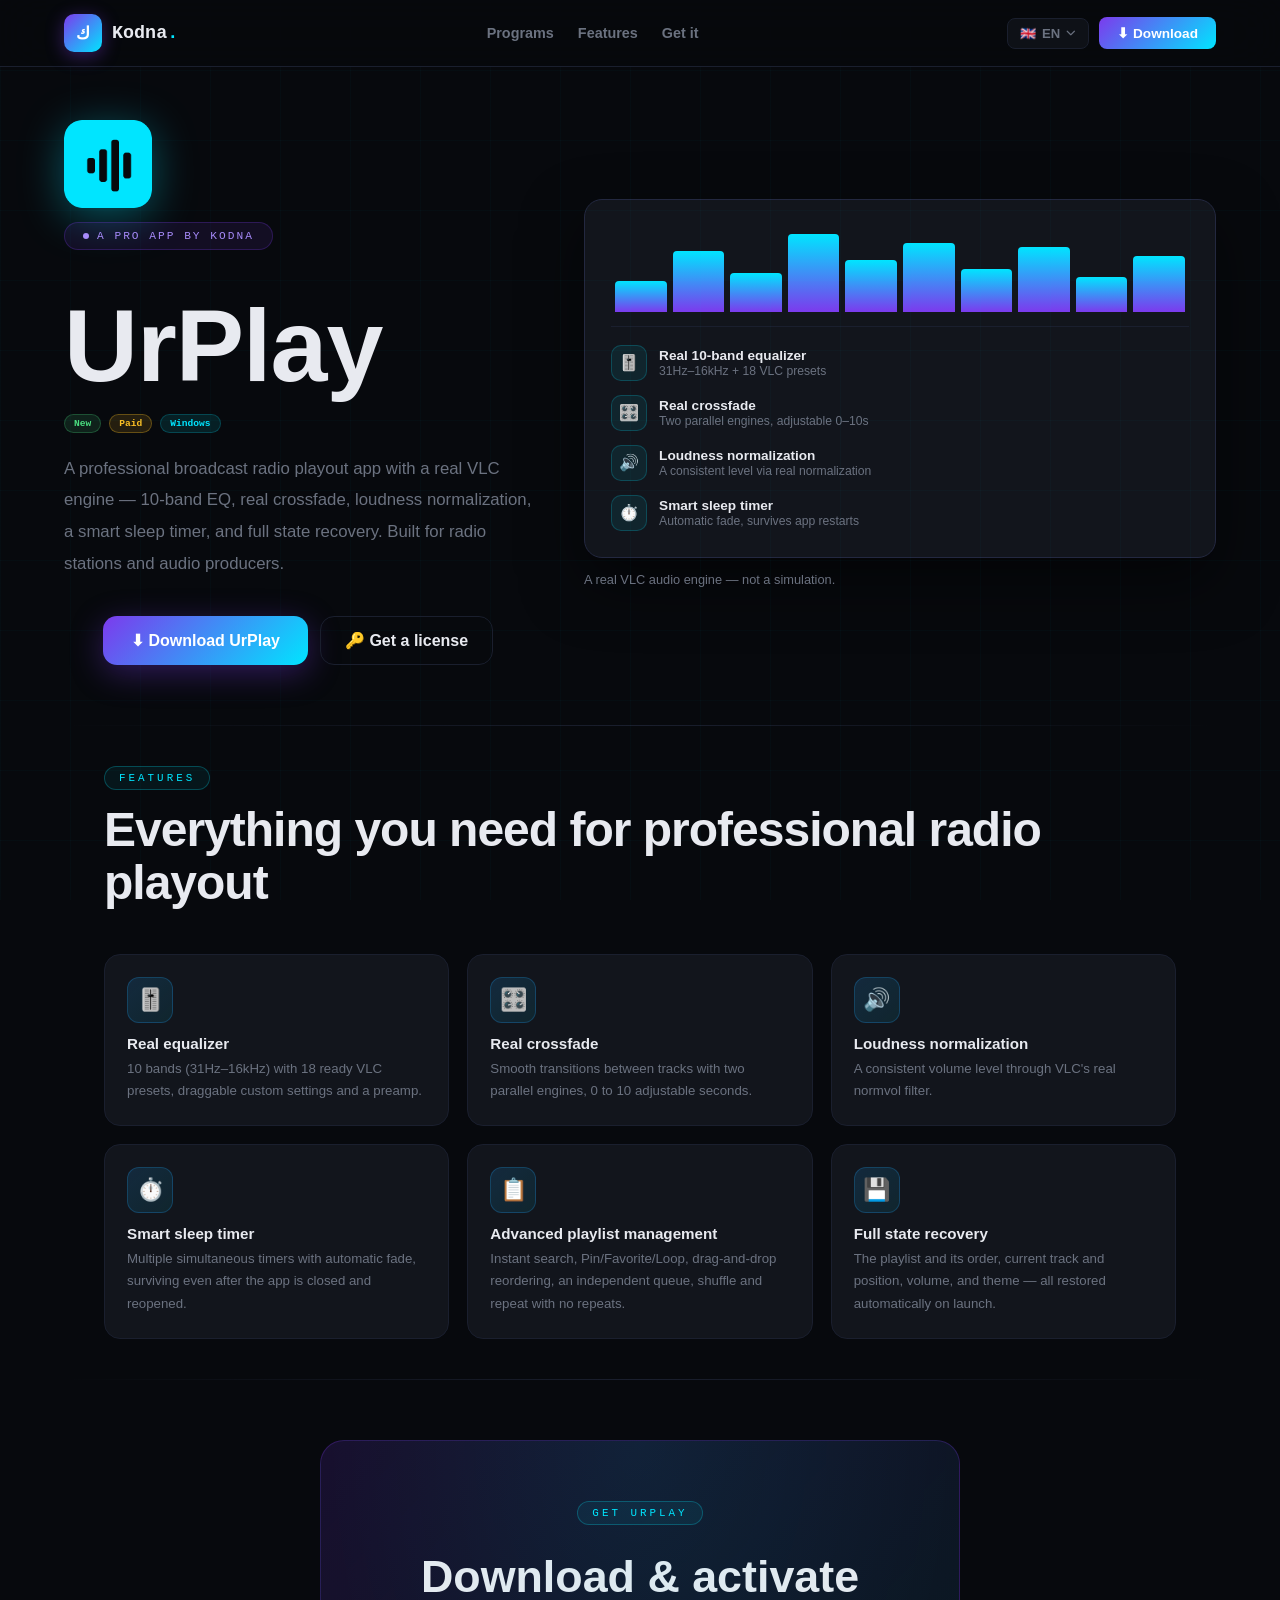
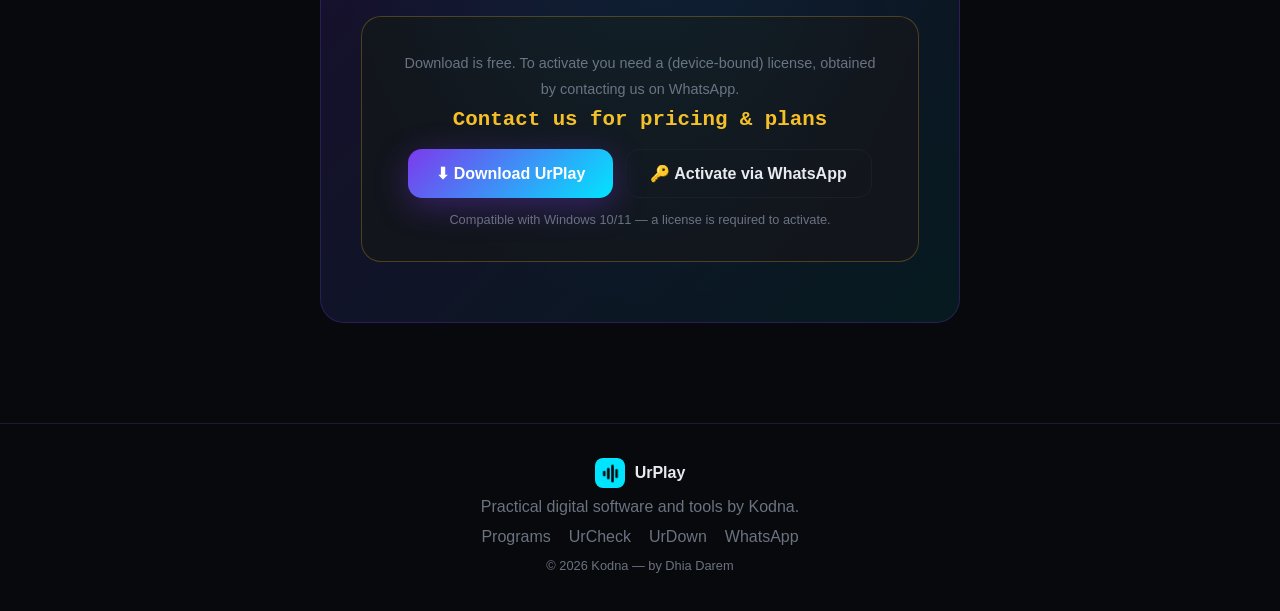
<file: urplay.html>
<!DOCTYPE html>
<html lang="ar" dir="rtl" id="htmlRoot">
<head>
<meta charset="UTF-8">
<meta name="viewport" content="width=device-width, initial-scale=1.0">
<meta name="theme-color" content="#07090d">
<meta http-equiv="X-Content-Type-Options" content="nosniff">
<meta http-equiv="Content-Security-Policy" content="default-src 'self'; script-src 'self' 'unsafe-inline'; style-src 'self' 'unsafe-inline' https://fonts.googleapis.com https://cdnjs.cloudflare.com; font-src 'self' https://fonts.gstatic.com https://cdnjs.cloudflare.com data:; img-src 'self' data: https:; connect-src 'self'; frame-src https://www.youtube-nocookie.com https://www.youtube.com;">
<title>UrPlay — مشغّل بث إذاعي احترافي | Professional Broadcast Radio Playout · Kodna</title>
<meta name="description" content="UrPlay: مشغّل بث إذاعي احترافي بمحرك VLC حقيقي — Equalizer 10 نطاقات، Crossfade حقيقي، تطبيع الصوت، مؤقت توقف ذكي، وحفظ حالة كامل. UrPlay is a professional broadcast radio playout app with a real VLC engine, 10-band EQ, real crossfade, loudness normalization and full state recovery. Windows.">
<meta name="keywords" content="UrPlay,مشغل بث إذاعي,برنامج راديو احترافي,playout software,radio automation,Equalizer 10 bands,Crossfade,VLC audio engine,broadcast software,Kodna">
<meta name="author" content="Kodna / Dhia Darem">
<meta name="robots" content="index,follow,max-image-preview:large">
<link rel="canonical" href="https://kodna.org/urplay.html">
<meta property="og:type" content="website">
<meta property="og:url" content="https://kodna.org/urplay.html">
<meta property="og:title" content="UrPlay — Professional Broadcast Radio Playout · Kodna">
<meta property="og:description" content="مشغّل بث إذاعي احترافي بمحرك VLC حقيقي. A professional broadcast radio playout app with a real VLC engine.">
<meta property="og:site_name" content="Kodna">
<meta property="og:image" content="https://kodna.org/urplay_icon_512.png">
<meta name="twitter:card" content="summary_large_image">
<meta name="twitter:title" content="UrPlay — Professional Broadcast Radio Playout">
<meta name="twitter:description" content="مشغّل بث إذاعي احترافي / Professional radio playout software. By Kodna.">
<meta name="twitter:image" content="https://kodna.org/urplay_icon_512.png">
<script type="application/ld+json">
{"@context":"https://schema.org","@type":"SoftwareApplication","name":"UrPlay","operatingSystem":"Windows","applicationCategory":"MultimediaApplication","description":"Professional broadcast radio playout software with a real VLC audio engine, 10-band equalizer, real crossfade, loudness normalization and full state recovery.","offers":{"@type":"Offer","priceCurrency":"USD","price":"0"},"publisher":{"@type":"Organization","name":"Kodna"},"inLanguage":["ar","en","ku","zh","es","ru"]}
</script>
<link rel="icon" type="image/png" href="urplay_icon_512.png">
<link rel="preconnect" href="https://fonts.googleapis.com">
<link rel="preconnect" href="https://fonts.gstatic.com" crossorigin>
<link rel="stylesheet" href="https://cdnjs.cloudflare.com/ajax/libs/font-awesome/6.5.0/css/all.min.css" crossorigin="anonymous" referrerpolicy="no-referrer">
<link href="https://fonts.googleapis.com/css2?family=Cairo:wght@400;600;700;900&family=Plus+Jakarta+Sans:wght@400;600;700;800;900&family=Space+Mono:wght@400;700&display=swap" rel="stylesheet">
<style>

/* ═══════════════════════════════════════════
   DESIGN TOKENS
═══════════════════════════════════════════ */
:root{
  --bg:#07090d;--surface:#0e1117;--card:#12151c;
  --accent:#00e5ff;--accent2:#7c3aed;
  --text:#e8eaf0;--muted:#6b7280;
  --border:#1a1f2e;--border2:#232840;
  --r:14px;--r-lg:22px;
}

/* ═══════════════════════════════════════════
   BASE
═══════════════════════════════════════════ */
*,*::before,*::after{margin:0;padding:0;box-sizing:border-box}
html{scroll-behavior:smooth;-webkit-text-size-adjust:100%}
body{
  background:var(--bg);color:var(--text);
  font-family:'Plus Jakarta Sans','Cairo',sans-serif;
  overflow-x:hidden;-webkit-font-smoothing:antialiased;
}
body.lang-ar,body.lang-ku{font-family:'Cairo',sans-serif}
a{text-decoration:none;color:inherit}
button{cursor:pointer;font-family:inherit}
section{position:relative;z-index:1}

/* ═══════════════════════════════════════════
   AMBIENT
═══════════════════════════════════════════ */
.grid-bg{
  position:fixed;inset:0;z-index:0;pointer-events:none;
  background-image:linear-gradient(rgba(0,229,255,.025) 1px,transparent 1px),
                   linear-gradient(90deg,rgba(0,229,255,.025) 1px,transparent 1px);
  background-size:70px 70px;animation:gridMove 25s linear infinite;
}
@keyframes gridMove{to{background-position:70px 70px}}
.blob{position:fixed;border-radius:50%;filter:blur(140px);pointer-events:none;z-index:0}
.blob1{width:600px;height:600px;background:rgba(124,58,237,.1);top:-200px;left:-150px;animation:bf 14s ease-in-out infinite}
.blob2{width:500px;height:500px;background:rgba(0,229,255,.07);bottom:-150px;right:-100px;animation:bf 18s ease-in-out infinite reverse}
@keyframes bf{0%,100%{transform:translate(0,0)}50%{transform:translate(30px,30px)}}

/* ═══════════════════════════════════════════
   NAV
═══════════════════════════════════════════ */
nav{
  position:fixed;top:0;width:100%;z-index:1000;
  padding:14px 5%;display:flex;align-items:center;justify-content:space-between;gap:16px;
  background:rgba(7,9,13,.92);backdrop-filter:blur(28px);
  border-bottom:1px solid var(--border);
}
.nav-brand{display:flex;align-items:center;gap:10px;text-decoration:none;flex-shrink:0}
.brand-icon{
  width:38px;height:38px;
  background:linear-gradient(135deg,var(--accent2),var(--accent));
  border-radius:10px;display:flex;align-items:center;justify-content:center;
  font-size:17px;font-weight:900;flex-shrink:0;
  box-shadow:0 4px 18px rgba(124,58,237,.4);font-family:'Cairo',sans-serif;color:#fff;
}
.brand-text{font-family:'Space Mono',monospace;font-size:1.15rem;font-weight:700;color:var(--text)}
.brand-text span{color:var(--accent)}
.nav-center{display:flex;gap:24px;list-style:none}
.nav-center a{color:var(--muted);font-size:.9rem;font-weight:600;transition:color .2s}
.nav-center a:hover{color:var(--accent)}
.nav-actions{display:flex;gap:10px;align-items:center}
.btn-nav{padding:8px 18px;border-radius:8px;font-weight:700;font-size:.85rem;transition:all .2s;cursor:pointer;border:none;white-space:nowrap;text-decoration:none;display:inline-flex;align-items:center}
.btn-nav.ghost{background:transparent;color:var(--muted);border:1px solid var(--border)}
.btn-nav.ghost:hover{border-color:var(--accent);color:var(--accent)}
.btn-nav.fill{background:linear-gradient(135deg,var(--accent2),var(--accent));color:#fff}
.btn-nav.fill:hover{transform:translateY(-2px);box-shadow:0 6px 20px rgba(124,58,237,.4)}

/* Lang Switcher */
.lang-sw{position:relative}
.lang-btn{
  display:flex;align-items:center;gap:6px;padding:7px 12px;border-radius:8px;
  background:var(--surface);border:1px solid var(--border);
  color:var(--muted);font-size:.82rem;font-weight:600;transition:all .2s;
}
.lang-btn:hover{border-color:var(--accent);color:var(--accent)}
.lang-btn .chev{font-size:.6rem;transition:transform .2s}
.lang-btn.open .chev{transform:rotate(180deg)}
.lang-menu{
  position:absolute;top:calc(100%+8px);right:0;
  background:var(--card);border:1px solid var(--border2);
  border-radius:var(--r);padding:6px;min-width:162px;
  box-shadow:0 20px 50px rgba(0,0,0,.6);
  display:none;flex-direction:column;gap:2px;z-index:500;
}
html[dir=ltr] .lang-menu{right:0;left:auto}
html[dir=rtl] .lang-menu{left:0;right:auto}
.lang-menu.open{display:flex}
.lang-item{
  display:flex;align-items:center;gap:9px;padding:9px 12px;
  border-radius:8px;border:none;background:transparent;
  color:var(--muted);font-size:.83rem;font-weight:600;
  text-align:right;width:100%;cursor:pointer;transition:all .15s;
}
html[dir=ltr] .lang-item{text-align:left}
.lang-item:hover{background:var(--surface);color:var(--text)}
.lang-item.active{background:rgba(0,229,255,.08);color:var(--accent);border:1px solid rgba(0,229,255,.15)}

/* Hamburger */
.hamburger{display:none;flex-direction:column;gap:5px;cursor:pointer;padding:4px;background:none;border:none}
.hamburger span{display:block;width:24px;height:2px;background:var(--text);border-radius:2px;transition:all .3s}
.hamburger.open span:nth-child(1){transform:translateY(7px) rotate(45deg)}
.hamburger.open span:nth-child(2){opacity:0}
.hamburger.open span:nth-child(3){transform:translateY(-7px) rotate(-45deg)}
.mobile-nav{
  display:none;position:fixed;top:67px;left:0;right:0;z-index:999;
  background:rgba(7,9,13,.98);backdrop-filter:blur(28px);
  border-bottom:1px solid var(--border);padding:20px 5%;flex-direction:column;gap:0;
}
.mobile-nav.open{display:flex}
.mobile-nav a{color:var(--muted);font-size:1rem;font-weight:600;padding:14px 0;border-bottom:1px solid var(--border);transition:color .2s}
.mobile-nav a:hover{color:var(--accent)}
.mobile-nav a:last-of-type{border-bottom:none}
.mob-lang-row{padding:14px 0;border-top:1px solid var(--border);display:flex;gap:7px;flex-wrap:wrap}
.mob-lang-btn{background:var(--surface);border:1px solid var(--border);border-radius:8px;padding:7px 12px;color:var(--muted);cursor:pointer;font-size:.82rem;transition:all .2s}
.mob-lang-btn:hover{border-color:var(--accent);color:var(--accent)}

/* ═══════════════════════════════════════════
   HERO
═══════════════════════════════════════════ */
.hero{
  min-height:100vh;display:flex;flex-direction:column;
  align-items:center;justify-content:center;text-align:center;
  padding:100px 5% 60px;
}
.hero-eyebrow{
  display:inline-flex;align-items:center;gap:8px;
  background:rgba(124,58,237,.1);border:1px solid rgba(124,58,237,.25);
  border-radius:100px;padding:7px 18px;
  font-family:'Space Mono',monospace;font-size:.7rem;
  color:#a78bfa;letter-spacing:2px;text-transform:uppercase;
  margin-bottom:28px;animation:fadeUp .8s ease both;
}
.eyebrow-dot{width:6px;height:6px;background:#a78bfa;border-radius:50%;animation:pulse 2s ease-in-out infinite}
@keyframes pulse{0%,100%{opacity:1;transform:scale(1)}50%{opacity:.3;transform:scale(1.5)}}
.hero-title{
  font-size:clamp(2.6rem,8vw,7rem);font-weight:900;
  line-height:1.05;letter-spacing:-1px;
  animation:fadeUp .8s .1s ease both;
}
.hero-title .k{color:var(--accent)}
.hero-title .line2{
  display:block;font-size:clamp(.95rem,2.8vw,1.85rem);
  font-weight:400;color:var(--muted);letter-spacing:0;margin-top:10px;
}
.hero-desc{
  margin-top:20px;font-size:clamp(.9rem,2vw,1.05rem);
  color:var(--muted);line-height:1.9;max-width:540px;
  animation:fadeUp .8s .2s ease both;
}
.hero-desc strong{color:var(--text)}
.hero-cta{
  display:flex;gap:12px;margin-top:36px;flex-wrap:wrap;justify-content:center;
  animation:fadeUp .8s .3s ease both;
}
.btn-hero-main{
  display:flex;align-items:center;justify-content:center;gap:10px;
  background:linear-gradient(135deg,var(--accent2),var(--accent));
  color:#fff;font-weight:700;font-size:clamp(.9rem,2vw,1rem);
  padding:14px 28px;border-radius:14px;text-decoration:none;
  box-shadow:0 8px 32px rgba(124,58,237,.35);transition:all .2s;
}
.btn-hero-main:hover{transform:translateY(-3px);box-shadow:0 14px 40px rgba(124,58,237,.5)}
.btn-hero-ghost{
  display:flex;align-items:center;justify-content:center;gap:10px;
  background:transparent;color:var(--text);font-weight:600;
  font-size:clamp(.9rem,2vw,1rem);padding:14px 24px;border-radius:14px;
  text-decoration:none;border:1px solid var(--border);transition:all .2s;
}
.btn-hero-ghost:hover{border-color:var(--accent);color:var(--accent);transform:translateY(-3px)}
.hero-stats{
  display:flex;gap:32px;margin-top:52px;flex-wrap:wrap;justify-content:center;
  animation:fadeUp .8s .45s ease both;
}
.stat{text-align:center}
.stat-num{font-family:'Space Mono',monospace;font-size:clamp(1.4rem,4vw,2rem);font-weight:700}
.stat-num span{color:var(--accent)}
.stat-label{font-size:.78rem;color:var(--muted);margin-top:4px}
.divider{height:1px;background:linear-gradient(90deg,transparent,var(--border),transparent);margin:0 5%}

/* ═══════════════════════════════════════════
   PROGRAMS
═══════════════════════════════════════════ */
.programs{padding:80px 5%}
.sec-header{margin-bottom:44px}
.sec-tag{
  display:inline-block;font-family:'Space Mono',monospace;
  font-size:.68rem;letter-spacing:3px;text-transform:uppercase;
  color:var(--accent);padding:5px 14px;
  border:1px solid rgba(0,229,255,.25);border-radius:100px;
  background:rgba(0,229,255,.06);margin-bottom:14px;
}
.sec-title{font-size:clamp(1.8rem,4vw,3rem);font-weight:900;letter-spacing:-1px;line-height:1.1}
.sec-desc{color:var(--muted);font-size:.95rem;line-height:1.8;max-width:480px;margin-top:10px}
.programs-grid{display:grid;grid-template-columns:repeat(3,1fr);gap:20px}
.prog-card{
  background:var(--card);border:1px solid var(--border);
  border-radius:18px;overflow:hidden;
  transition:transform .3s,border-color .3s,box-shadow .3s;
  text-decoration:none;color:inherit;display:block;
}
.prog-card:not(.dim):hover{transform:translateY(-6px);box-shadow:0 28px 56px rgba(0,0,0,.5)}
.prog-card.featured{border-color:rgba(0,229,255,.25);box-shadow:0 0 50px rgba(0,229,255,.1)}
.prog-card.featured:hover{border-color:rgba(0,229,255,.5)}
.prog-card.dim{opacity:.5;cursor:default}
.prog-card-top{padding:22px 22px 16px;display:flex;align-items:flex-start;justify-content:space-between;gap:12px}
.prog-icon-wrap{width:50px;height:50px;border-radius:12px;display:flex;align-items:center;justify-content:center;font-size:22px;flex-shrink:0}
.prog-card-badges{display:flex;gap:6px;flex-wrap:wrap}
.badge{font-family:'Space Mono',monospace;font-size:.6rem;padding:3px 9px;border-radius:100px;font-weight:700}
.badge.new{background:rgba(74,222,128,.12);color:#4ade80;border:1px solid rgba(74,222,128,.25)}
.badge.soon{background:rgba(251,146,60,.12);color:#fb923c;border:1px solid rgba(251,146,60,.25)}
.badge.beta{background:rgba(244,114,182,.12);color:#f472b6;border:1px solid rgba(244,114,182,.25)}
.badge.free{background:rgba(0,229,255,.1);color:var(--accent);border:1px solid rgba(0,229,255,.2)}
.badge.pro{background:rgba(251,191,36,.12);color:#fbbf24;border:1px solid rgba(251,191,36,.3)}
.prog-card-body{padding:0 22px 22px}
.prog-name{font-family:'Space Mono',monospace;font-size:.95rem;font-weight:700;margin-bottom:8px}
.prog-desc{color:var(--muted);font-size:.83rem;line-height:1.7}
.prog-card-footer{padding:13px 22px;border-top:1px solid var(--border);display:flex;align-items:center;justify-content:space-between}
.prog-tags{display:flex;gap:5px;flex-wrap:wrap}
.prog-tag{font-size:.7rem;padding:3px 8px;border-radius:6px;background:var(--surface);color:var(--muted);border:1px solid var(--border)}
.prog-arrow{color:var(--muted);transition:transform .2s,color .2s}
html[dir=rtl] .prog-card:not(.dim):hover .prog-arrow{transform:translateX(-4px);color:var(--accent)}
html[dir=ltr] .prog-card:not(.dim):hover .prog-arrow{transform:translateX(4px);color:var(--accent)}

/* ═══════════════════════════════════════════
   ABOUT
═══════════════════════════════════════════ */
.about{padding:80px 5%}
.about-inner{
  background:var(--card);border:1px solid var(--border);
  border-radius:24px;padding:52px 44px;
  display:grid;grid-template-columns:1fr 1fr;gap:56px;align-items:center;
}
.about-visual{background:var(--surface);border:1px solid var(--border);border-radius:16px;padding:28px}
.about-code{font-family:'Space Mono',monospace;font-size:.8rem;line-height:2;color:var(--muted)}
.code-line{display:flex;gap:10px}
.code-num{color:rgba(255,255,255,.1);width:20px;text-align:right;flex-shrink:0}
.c-kw{color:#a78bfa}.c-fn{color:var(--accent)}.c-str{color:#86efac}.c-op{color:var(--muted)}.c-cmt{color:rgba(255,255,255,.2)}.c-num{color:#fb923c}
.cursor{display:inline-block;width:2px;height:1em;background:var(--accent);margin-right:2px;vertical-align:middle;animation:blink 1s step-end infinite}
@keyframes blink{0%,100%{opacity:1}50%{opacity:0}}
.about-list{margin-top:22px;display:flex;flex-direction:column;gap:14px}
.about-item{display:flex;align-items:flex-start;gap:12px}
.about-item-icon{width:34px;height:34px;border-radius:8px;flex-shrink:0;display:flex;align-items:center;justify-content:center;font-size:15px}
.about-item-text h4{font-weight:700;font-size:.88rem;margin-bottom:3px}
.about-item-text p{color:var(--muted);font-size:.82rem;line-height:1.6}

/* ═══════════════════════════════════════════
   CTA
═══════════════════════════════════════════ */
.cta-section{padding:60px 5%}
.cta-inner{
  background:linear-gradient(135deg,rgba(124,58,237,.15),rgba(0,229,255,.08));
  border:1px solid rgba(124,58,237,.25);border-radius:24px;
  padding:60px 40px;text-align:center;position:relative;overflow:hidden;
}
.cta-inner::before{content:'';position:absolute;inset:0;background:radial-gradient(ellipse at 50% 0%,rgba(0,229,255,.07) 0%,transparent 70%);pointer-events:none}
.cta-title{font-size:clamp(1.5rem,4vw,2.8rem);font-weight:900;margin-bottom:14px}
.cta-desc{color:var(--muted);font-size:clamp(.88rem,2vw,1rem);max-width:440px;margin:0 auto 32px;line-height:1.8}
.cta-actions{display:flex;gap:12px;justify-content:center;flex-wrap:wrap}

/* ═══════════════════════════════════════════
   FOOTER
═══════════════════════════════════════════ */
footer{border-top:1px solid var(--border);padding:44px 5% 26px}
.footer-top{display:grid;grid-template-columns:1.8fr 1fr 1fr 1fr;gap:36px;margin-bottom:36px}
.footer-brand p{color:var(--muted);font-size:.83rem;line-height:1.7;margin-top:8px;max-width:260px}
.footer-col h5{font-weight:700;font-size:.86rem;margin-bottom:12px}
.footer-col ul{list-style:none;display:flex;flex-direction:column;gap:9px}
.footer-col ul li a{color:var(--muted);text-decoration:none;font-size:.83rem;transition:color .2s}
.footer-col ul li a:hover{color:var(--accent)}
.footer-bottom{border-top:1px solid var(--border);padding-top:20px;display:flex;align-items:center;justify-content:space-between;flex-wrap:wrap;gap:10px}
.footer-copy{color:var(--muted);font-size:.78rem}
.footer-socials{display:flex;gap:8px}
.social-btn{width:32px;height:32px;border-radius:7px;background:var(--surface);border:1px solid var(--border);display:flex;align-items:center;justify-content:center;color:var(--muted);text-decoration:none;font-size:.85rem;transition:all .2s}
.social-btn:hover{border-color:var(--accent);color:var(--accent);transform:translateY(-2px)}

/* ═══════════════════════════════════════════
   TELEGRAM MODAL
═══════════════════════════════════════════ */
.modal-overlay{
  position:fixed;inset:0;z-index:9999;
  background:rgba(0,0,0,.75);backdrop-filter:blur(12px);
  display:flex;align-items:center;justify-content:center;
  padding:20px;opacity:0;pointer-events:none;transition:opacity .3s ease;
}
.modal-overlay.active{opacity:1;pointer-events:all}
.modal-box{
  background:#12151c;border:1px solid rgba(0,229,255,.2);
  border-radius:24px;padding:40px 36px;max-width:440px;width:100%;
  position:relative;text-align:center;
  box-shadow:0 40px 80px rgba(0,0,0,.7),0 0 60px rgba(0,229,255,.1);
  transform:translateY(30px) scale(.96);
  transition:transform .35s cubic-bezier(.34,1.56,.64,1);
}
.modal-overlay.active .modal-box{transform:translateY(0) scale(1)}
.modal-close{
  position:absolute;top:16px;right:16px;
  width:32px;height:32px;border-radius:8px;
  background:rgba(255,255,255,.06);border:1px solid var(--border);
  color:var(--muted);cursor:pointer;font-size:1rem;
  display:flex;align-items:center;justify-content:center;transition:all .2s;
}
html[dir=rtl] .modal-close{right:auto;left:16px}
.modal-close:hover{background:rgba(255,255,255,.12);color:var(--text)}
.tg-icon-wrap{width:72px;height:72px;border-radius:20px;margin:0 auto 20px;background:linear-gradient(135deg,#0088cc,#00aaff);display:flex;align-items:center;justify-content:center;font-size:32px;box-shadow:0 8px 32px rgba(0,136,204,.4)}
.modal-title{font-size:1.4rem;font-weight:900;margin-bottom:8px}
.modal-desc{color:var(--muted);font-size:.9rem;line-height:1.7;margin-bottom:28px}
.modal-desc span{color:var(--text);font-weight:600}
.btn-tg-main{display:flex;align-items:center;justify-content:center;gap:10px;width:100%;background:linear-gradient(135deg,#0088cc,#00aaff);color:#fff;font-weight:700;font-size:1rem;padding:15px 28px;border-radius:13px;text-decoration:none;box-shadow:0 8px 28px rgba(0,136,204,.35);transition:transform .2s,box-shadow .2s}
.btn-tg-main:hover{transform:translateY(-3px);box-shadow:0 14px 36px rgba(0,136,204,.5)}
.modal-note{margin-top:16px;font-size:.78rem;color:var(--muted)}
.modal-note a{color:var(--accent);text-decoration:none}
.modal-divider{height:1px;background:var(--border);margin:20px 0}
.modal-alt{display:flex;flex-direction:column;gap:10px}
.modal-alt-title{font-size:.8rem;color:var(--muted);text-align:center;margin-bottom:4px}
.btn-tg-alt{display:flex;align-items:center;justify-content:center;gap:8px;background:transparent;color:var(--text);font-weight:600;font-size:.88rem;padding:12px 20px;border-radius:10px;text-decoration:none;border:1px solid var(--border);transition:all .2s}
.btn-tg-alt:hover{border-color:rgba(0,136,204,.5);color:#00aaff;transform:translateY(-2px)}

/* ═══════════════════════════════════════════
   ANIMATIONS
═══════════════════════════════════════════ */
@keyframes fadeUp{from{opacity:0;transform:translateY(26px)}to{opacity:1;transform:translateY(0)}}
.rev{opacity:0;transform:translateY(24px);transition:opacity .65s ease,transform .65s ease}
.rev.vis{opacity:1;transform:translateY(0)}

/* ═══════════════════════════════════════════
   RESPONSIVE
═══════════════════════════════════════════ */
@media(max-width:1024px){
  .programs-grid{grid-template-columns:repeat(2,1fr)}
  .btn-nav.ghost{display:none}
  .about-inner{gap:40px;padding:40px 32px}
  .footer-top{grid-template-columns:1fr 1fr;gap:28px}
  .footer-brand{grid-column:1/-1}
}
@media(max-width:768px){
  .nav-center,.nav-actions{display:none}
  .hamburger{display:flex}
  .hero{padding:88px 5% 48px}
  .hero-stats{gap:20px}
  .programs{padding:60px 5%}
  .programs-grid{grid-template-columns:repeat(2,1fr)}
  .about-inner{grid-template-columns:1fr;gap:32px;padding:32px 24px}
  .cta-inner{padding:44px 28px}
  .footer-top{grid-template-columns:1fr 1fr}
  /* Keep lang-sw visible */
  .lang-sw{display:block!important}
}
@media(max-width:520px){
  nav{padding:12px 4%;gap:8px}
  .brand-text{font-size:1rem}
  .hero{padding:78px 4% 40px}
  .hero-eyebrow{font-size:.62rem;padding:6px 12px}
  .hero-cta{flex-direction:column;align-items:center;max-width:320px;margin-left:auto;margin-right:auto}
  .btn-hero-main,.btn-hero-ghost{width:100%;justify-content:center}
  .hero-stats{gap:14px}
  .stat{min-width:70px}
  .programs{padding:48px 4%}
  .programs-grid{grid-template-columns:1fr}
  .about{padding:48px 4%}
  .about-inner{padding:22px 16px}
  .cta-section{padding:40px 4%}
  .cta-inner{padding:32px 16px}
  .cta-actions{flex-direction:column;align-items:stretch}
  footer{padding:36px 4% 22px}
  .footer-top{grid-template-columns:1fr;gap:22px}
  .footer-bottom{flex-direction:column;align-items:flex-start}
}
@media(max-width:380px){
  .hero-title{font-size:2.2rem;letter-spacing:-.5px}
  .hero-title .line2{font-size:.82rem}
  .brand-text{font-size:.88rem}
  .hero-stats{gap:8px}
  .stat-num{font-size:1.2rem}
}
/* RTL */
html[dir=ltr] .nav-center{flex-direction:row}
html[dir=ltr] .footer-bottom{flex-direction:row-reverse}
html[dir=ltr] .footer-col ul{align-items:flex-start}
html[dir=ltr] .about-item-text h4{text-align:left}
html[dir=ltr] .cta-inner{direction:ltr}



/* UrPlay product page */
.uc-hero{display:grid;grid-template-columns:1fr 1.35fr;gap:52px;align-items:center;padding:120px 5% 60px;max-width:1320px;margin:0 auto}
.uc-badges{display:flex;gap:8px;margin:14px 0 18px;flex-wrap:wrap}
.uc-video{position:relative;width:100%;aspect-ratio:16/9;border-radius:18px;overflow:hidden;border:1px solid var(--border2);box-shadow:0 24px 60px rgba(0,0,0,.5);background:#000;cursor:pointer}
.uc-video iframe{position:absolute;inset:0;width:100%;height:100%;border:0}
.uc-video img{position:absolute;inset:0;width:100%;height:100%;object-fit:cover}
.uc-video .uc-play{position:absolute;top:50%;left:50%;transform:translate(-50%,-50%);width:74px;height:74px;border-radius:50%;border:none;background:rgba(29,155,240,.95);color:#fff;font-size:24px;cursor:pointer;display:flex;align-items:center;justify-content:center;box-shadow:0 10px 34px rgba(0,0,0,.55);transition:transform .2s}
.uc-video:hover .uc-play{transform:translate(-50%,-50%) scale(1.12)}
.uc-note{color:var(--muted);font-size:.8rem;margin-top:14px}
.uc-section{max-width:1200px;margin:0 auto;padding:40px 5%}
.feat-grid{display:grid;grid-template-columns:repeat(3,1fr);gap:18px;margin-top:36px}
.feat-card{background:var(--card);border:1px solid var(--border);border-radius:16px;padding:22px;transition:transform .2s,border-color .2s}
.feat-card:hover{transform:translateY(-5px);border-color:var(--accent)}
.feat-ic{width:46px;height:46px;border-radius:12px;display:flex;align-items:center;justify-content:center;font-size:22px;margin-bottom:12px;background:linear-gradient(135deg,rgba(29,155,240,.16),rgba(0,229,255,.08));border:1px solid rgba(29,155,240,.25)}
.feat-card h4{font-size:.95rem;margin-bottom:6px}
.feat-card p{color:var(--muted);font-size:.83rem;line-height:1.7}
.buy-card{max-width:560px;margin:10px auto 0;background:var(--card);border:1px solid rgba(251,191,36,.25);border-radius:20px;padding:34px;text-align:center}
.buy-price{font-family:'Space Mono',monospace;font-size:1.3rem;font-weight:700;color:#fbbf24;margin:6px 0 4px}
.uc-foot{border-top:1px solid var(--border);margin-top:40px;padding:34px 5%;text-align:center;color:var(--muted)}
.uc-foot .fb{display:flex;align-items:center;justify-content:center;gap:10px;margin-bottom:10px}
.uc-foot .fl{display:flex;gap:18px;justify-content:center;margin:12px 0;flex-wrap:wrap}
.uc-foot a{color:var(--muted)}.uc-foot a:hover{color:var(--accent)}
@media(max-width:900px){.uc-hero{grid-template-columns:1fr;gap:30px;padding:96px 5% 40px}.feat-grid{grid-template-columns:1fr 1fr}}
@media(max-width:560px){.feat-grid{grid-template-columns:1fr}}

/* UrPlay spec panel (replaces the video block) */
.up-panel{background:var(--card);border:1px solid var(--border2);border-radius:18px;padding:26px;box-shadow:0 24px 60px rgba(0,0,0,.5)}
.up-eq{display:flex;align-items:flex-end;gap:6px;height:100px;padding:0 4px 14px}
.up-eq .bar{flex:1;border-radius:4px 4px 0 0;background:linear-gradient(180deg,var(--accent),var(--accent2));animation:eqmove 1.8s ease-in-out infinite}
.up-eq .bar:nth-child(1){height:35%;animation-delay:.0s}
.up-eq .bar:nth-child(2){height:70%;animation-delay:.1s}
.up-eq .bar:nth-child(3){height:45%;animation-delay:.2s}
.up-eq .bar:nth-child(4){height:90%;animation-delay:.3s}
.up-eq .bar:nth-child(5){height:60%;animation-delay:.4s}
.up-eq .bar:nth-child(6){height:80%;animation-delay:.5s}
.up-eq .bar:nth-child(7){height:50%;animation-delay:.6s}
.up-eq .bar:nth-child(8){height:75%;animation-delay:.7s}
.up-eq .bar:nth-child(9){height:40%;animation-delay:.8s}
.up-eq .bar:nth-child(10){height:65%;animation-delay:.9s}
@keyframes eqmove{0%,100%{transform:scaleY(.55)}50%{transform:scaleY(1)}}
.up-spec-list{display:flex;flex-direction:column;gap:14px;border-top:1px solid var(--border);padding-top:18px}
.up-spec{display:flex;align-items:center;gap:12px}
.up-spec-ic{width:36px;height:36px;border-radius:10px;flex-shrink:0;display:flex;align-items:center;justify-content:center;font-size:16px;background:rgba(0,229,255,.08);border:1px solid rgba(0,229,255,.2)}
.up-spec-text b{display:block;font-size:.85rem;font-weight:700}
.up-spec-text span{display:block;font-size:.76rem;color:var(--muted);margin-top:1px}

</style>
</head>
<body class="lang-ar">
<div class="grid-bg" aria-hidden="true"></div>

<nav role="navigation" aria-label="Main navigation">
  <a class="nav-brand" href="index.html" aria-label="Kodna home">
    <div class="brand-icon" aria-hidden="true">ك</div>
    <span class="brand-text">Kodna<span>.</span></span>
  </a>
  <ul class="nav-center" aria-label="Site sections">
    <li><a href="index.html#programs" data-i18n="nav_programs">البرامج</a></li>
    <li><a href="#features" data-i18n="nav_features">المميزات</a></li>
    <li><a href="#get" data-i18n="nav_get">الحصول عليه</a></li>
  </ul>
  <div class="nav-actions">
    <div class="lang-sw" id="langSw">
      <button class="lang-btn" id="langBtn" onclick="toggleLangMenu()" aria-label="Change language" aria-haspopup="true">
        <span id="langFlag">🇮🇶</span><span id="langCode">AR</span>
        <i class="fa-solid fa-chevron-down chev" id="langChev"></i>
      </button>
      <div class="lang-menu" id="langMenu" role="menu">
        <button class="lang-item" onclick="setLang('ar')" data-lang="ar" role="menuitem">🇮🇶 العربية</button>
        <button class="lang-item" onclick="setLang('en')" data-lang="en" role="menuitem">🇬🇧 English</button>
        <button class="lang-item" onclick="setLang('ku')" data-lang="ku" role="menuitem">🏔️ کوردی</button>
        <button class="lang-item" onclick="setLang('zh')" data-lang="zh" role="menuitem">🇨🇳 中文</button>
        <button class="lang-item" onclick="setLang('es')" data-lang="es" role="menuitem">🇪🇸 Español</button>
        <button class="lang-item" onclick="setLang('ru')" data-lang="ru" role="menuitem">🇷🇺 Русский</button>
      </div>
    </div>
    <a class="btn-nav fill" href="#get" data-i18n="nav_download">⬇ تحميل</a>
  </div>
  <button class="hamburger" id="hamburger" onclick="toggleMenu()" aria-label="Toggle menu" aria-expanded="false">
    <span></span><span></span><span></span>
  </button>
</nav>

<div class="mobile-nav" id="mobileNav" role="navigation">
  <a href="index.html#programs" onclick="toggleMenu()" data-i18n="mobile_programs">📦 البرامج</a>
  <a href="#features" onclick="toggleMenu()" data-i18n="mobile_features">⭐ المميزات</a>
  <a href="#get" onclick="toggleMenu()" data-i18n="mobile_get">⬇ الحصول عليه</a>
  <div class="mob-lang-row">
    <button class="mob-lang-btn" onclick="setLang('ar');toggleMenu()">🇮🇶 AR</button>
    <button class="mob-lang-btn" onclick="setLang('en');toggleMenu()">🇬🇧 EN</button>
    <button class="mob-lang-btn" onclick="setLang('ku');toggleMenu()">🏔️ KU</button>
    <button class="mob-lang-btn" onclick="setLang('zh');toggleMenu()">🇨🇳 ZH</button>
    <button class="mob-lang-btn" onclick="setLang('es');toggleMenu()">🇪🇸 ES</button>
    <button class="mob-lang-btn" onclick="setLang('ru');toggleMenu()">🇷🇺 RU</button>
  </div>
</div>

<header class="uc-hero">
  <div>
    <img src="urplay_icon_512.png" alt="UrPlay logo" width="88" height="88" style="display:block;margin-bottom:14px;border-radius:18px;filter:drop-shadow(0 8px 22px rgba(0,229,255,.35))">
    <div class="hero-eyebrow"><div class="eyebrow-dot" aria-hidden="true"></div><span data-i18n="hero_eyebrow">برنامج احترافي من كودنا</span></div>
    <h1 class="hero-title" style="margin-top:14px">UrPlay</h1>
    <div class="uc-badges">
      <span class="badge new" data-i18n="badge_new">جديد</span>
      <span class="badge pro" data-i18n="badge_paid">مدفوع</span>
      <span class="badge free" data-i18n="badge_win">Windows</span>
    </div>
    <p class="hero-desc" data-i18n="hero_desc">مشغّل بث إذاعي احترافي.</p>
    <div class="hero-cta">
      <a class="btn-hero-main" href="#get" data-i18n="btn_download">⬇ تحميل UrPlay</a>
      <a class="btn-hero-ghost" href="https://wa.me/9647901300262?text=%D8%A3%D8%B1%D9%8A%D8%AF%20%D8%AA%D9%81%D8%B9%D9%8A%D9%84%20UrPlay" target="_blank" rel="noopener" data-i18n="btn_license">🔑 احصل على ترخيص</a>
    </div>
  </div>
  <div>
    <div class="up-panel">
      <div class="up-eq" aria-hidden="true">
        <div class="bar"></div><div class="bar"></div><div class="bar"></div><div class="bar"></div><div class="bar"></div>
        <div class="bar"></div><div class="bar"></div><div class="bar"></div><div class="bar"></div><div class="bar"></div>
      </div>
      <div class="up-spec-list">
        <div class="up-spec"><div class="up-spec-ic">🎚️</div><div class="up-spec-text"><b data-i18n="spec1_t">Equalizer حقيقي 10 نطاقات</b><span data-i18n="spec1_d">31Hz–16kHz + 18 preset من VLC</span></div></div>
        <div class="up-spec"><div class="up-spec-ic">🎛️</div><div class="up-spec-text"><b data-i18n="spec2_t">Crossfade حقيقي</b><span data-i18n="spec2_d">محرّكان متوازيان، 0–10 ثانية قابلة للتغيير</span></div></div>
        <div class="up-spec"><div class="up-spec-ic">🔊</div><div class="up-spec-text"><b data-i18n="spec3_t">تطبيع الصوت</b><span data-i18n="spec3_d">مستوى ثابت عبر Loudness Normalization</span></div></div>
        <div class="up-spec"><div class="up-spec-ic">⏱️</div><div class="up-spec-text"><b data-i18n="spec4_t">مؤقت توقف ذكي</b><span data-i18n="spec4_d">Fade تلقائي، يستمر حتى بعد إعادة الفتح</span></div></div>
      </div>
    </div>
    <p class="uc-note" data-i18n="video_note">محرّك صوت VLC حقيقي — لا محاكاة.</p>
  </div>
</header>

<div class="divider"></div>

<section class="uc-section rev" id="features">
  <div class="sec-header">
    <div class="sec-tag" data-i18n="sec_features">المميزات</div>
    <h2 class="sec-title" data-i18n="features_title">كل ما تحتاجه لبثّ إذاعي احترافي</h2>
  </div>
  <div class="feat-grid">
    <div class="feat-card"><div class="feat-ic">🎚️</div><h4 data-i18n="f1t">Equalizer حقيقي</h4><p data-i18n="f1d">.</p></div>
    <div class="feat-card"><div class="feat-ic">🎛️</div><h4 data-i18n="f2t">Crossfade حقيقي</h4><p data-i18n="f2d">.</p></div>
    <div class="feat-card"><div class="feat-ic">🔊</div><h4 data-i18n="f3t">تطبيع الصوت</h4><p data-i18n="f3d">.</p></div>
    <div class="feat-card"><div class="feat-ic">⏱️</div><h4 data-i18n="f4t">مؤقت توقف ذكي</h4><p data-i18n="f4d">.</p></div>
    <div class="feat-card"><div class="feat-ic">📋</div><h4 data-i18n="f5t">إدارة قائمة متقدّمة</h4><p data-i18n="f5d">.</p></div>
    <div class="feat-card"><div class="feat-ic">💾</div><h4 data-i18n="f6t">حفظ حالة كامل</h4><p data-i18n="f6d">.</p></div>
  </div>
</section>

<div class="divider"></div>

<section class="cta-section rev" id="get">
  <div class="cta-inner" style="text-align:center;max-width:640px;margin:0 auto">
    <div class="sec-tag" data-i18n="sec_get" style="display:inline-block">الحصول على UrPlay</div>
    <h2 class="cta-title" style="margin-top:12px" data-i18n="get_title">تواصل معنا للحصول عليه</h2>
    <div class="buy-card">
      <p style="color:var(--muted);font-size:.9rem;line-height:1.8" data-i18n="get_desc">.</p>
      <div class="buy-price" data-i18n="get_price">تواصل لمعرفة السعر</div>
      <div class="hero-cta" style="justify-content:center;margin-top:18px">
        <a class="btn-hero-main" href="https://github.com/kodna-iq/UrPlay/releases/download/v1.0.0/UrPlay-Setup-v1.0.0.exe" data-i18n="btn_download2">⬇ تحميل UrPlay</a>
        <a class="btn-hero-ghost" href="https://wa.me/9647901300262?text=%D8%A3%D8%B1%D9%8A%D8%AF%20%D8%AA%D9%81%D8%B9%D9%8A%D9%84%20UrPlay" target="_blank" rel="noopener" data-i18n="btn_license2">🔑 تفعيل عبر واتساب</a>
      </div>
      <p class="uc-note" data-i18n="get_note">.</p>
    </div>
  </div>
</section>

<footer class="uc-foot">
  <div class="fb"><img src="urplay_icon_512.png" width="30" height="30" alt="" style="border-radius:8px"><strong style="color:var(--text)">UrPlay</strong></div>
  <p data-i18n="foot_tag">برامج وأدوات رقمية عملية من كودنا.</p>
  <div class="fl">
    <a href="index.html" data-i18n="nav_programs">البرامج</a>
    <a href="urcheck.html">UrCheck</a>
    <a href="urdown.html">UrDown</a>
    <a href="https://wa.me/9647901300262?text=%D8%A3%D8%B1%D9%8A%D8%AF%20UrPlay" target="_blank" rel="noopener">WhatsApp</a>
  </div>
  <p style="font-size:.8rem" data-i18n="foot_copy">© 2026 كودنا — تطوير ضياء دارم</p>
</footer>

<script>
const T = {"ar": {"dir": "rtl", "flag": "🇮🇶", "code": "AR", "nav_programs": "البرامج", "nav_features": "المميزات", "nav_get": "الحصول عليه", "nav_download": "⬇ تحميل", "hero_eyebrow": "برنامج احترافي من كودنا", "badge_new": "جديد", "badge_paid": "مدفوع", "badge_win": "Windows", "hero_desc": "مشغّل بث إذاعي احترافي بمحرك VLC حقيقي — Equalizer 10 نطاقات، Crossfade حقيقي، تطبيع صوت، مؤقت توقف ذكي، وحفظ حالة كامل. مصمم لمحطات البث الإذاعي والمنتجين الصوتيين.", "btn_download": "⬇ تحميل UrPlay", "btn_license": "🔑 احصل على ترخيص", "video_note": "محرّك صوت VLC حقيقي — لا محاكاة.", "sec_features": "المميزات", "features_title": "كل ما تحتاجه لبثّ إذاعي احترافي", "f1t": "Equalizer حقيقي", "f1d": "10 نطاقات (31Hz–16kHz) مع 18 preset جاهز من VLC وإعدادات مخصّصة قابلة للسحب + Preamp.", "f2t": "Crossfade حقيقي", "f2d": "انتقال سلس بين المقاطع بمحرّكين متوازيين، من 0 إلى 10 ثوانٍ قابلة للتعديل.", "f3t": "تطبيع الصوت", "f3d": "مستوى صوت ثابت عبر مرشّح Loudness Normalization الحقيقي داخل VLC.", "f4t": "مؤقت توقف ذكي", "f4d": "مؤقتات متعددة في نفس الوقت، مع Fade تلقائي ويستمر حتى بعد إغلاق البرنامج وإعادة فتحه.", "f5t": "إدارة قائمة متقدّمة", "f5d": "بحث فوري، Pin وFavorite وLoop، سحب وإفلات لإعادة الترتيب، Queue مستقلة، Shuffle وRepeat بلا تكرار.", "f6t": "حفظ حالة كامل", "f6d": "القائمة وترتيبها، المقطع الجاري ومكان توقّفه، الصوت، الثيم — كل شيء يُستعاد تلقائياً عند فتح البرنامج.", "spec1_t": "Equalizer حقيقي 10 نطاقات", "spec1_d": "31Hz–16kHz + 18 preset من VLC", "spec2_t": "Crossfade حقيقي", "spec2_d": "محرّكان متوازيان، 0–10 ثانية قابلة للتغيير", "spec3_t": "تطبيع الصوت", "spec3_d": "مستوى ثابت عبر Loudness Normalization", "spec4_t": "مؤقت توقف ذكي", "spec4_d": "Fade تلقائي، يستمر حتى بعد إعادة الفتح", "sec_get": "الحصول على UrPlay", "get_title": "حمّل البرنامج وفعّله", "get_desc": "التحميل مجاني. لتفعيل البرنامج تحتاج ترخيصاً (مرتبطاً بجهازك)، تحصل عليه بالتواصل عبر واتساب.", "get_price": "تواصل لمعرفة السعر والخطط", "btn_download2": "⬇ تحميل UrPlay", "btn_license2": "🔑 تفعيل عبر واتساب", "get_note": "متوافق مع Windows 10/11 — يتطلب ترخيصاً للتفعيل.", "mobile_programs": "📦 البرامج", "mobile_features": "⭐ المميزات", "mobile_get": "⬇ الحصول عليه", "foot_tag": "برامج وأدوات رقمية عملية من كودنا.", "foot_copy": "© 2026 كودنا — تطوير ضياء دارم"}, "en": {"dir": "ltr", "flag": "🇬🇧", "code": "EN", "nav_programs": "Programs", "nav_features": "Features", "nav_get": "Get it", "nav_download": "⬇ Download", "hero_eyebrow": "A Pro app by Kodna", "badge_new": "New", "badge_paid": "Paid", "badge_win": "Windows", "hero_desc": "A professional broadcast radio playout app with a real VLC engine — 10-band EQ, real crossfade, loudness normalization, a smart sleep timer, and full state recovery. Built for radio stations and audio producers.", "btn_download": "⬇ Download UrPlay", "btn_license": "🔑 Get a license", "video_note": "A real VLC audio engine — not a simulation.", "sec_features": "Features", "features_title": "Everything you need for professional radio playout", "f1t": "Real equalizer", "f1d": "10 bands (31Hz–16kHz) with 18 ready VLC presets, draggable custom settings and a preamp.", "f2t": "Real crossfade", "f2d": "Smooth transitions between tracks with two parallel engines, 0 to 10 adjustable seconds.", "f3t": "Loudness normalization", "f3d": "A consistent volume level through VLC's real normvol filter.", "f4t": "Smart sleep timer", "f4d": "Multiple simultaneous timers with automatic fade, surviving even after the app is closed and reopened.", "f5t": "Advanced playlist management", "f5d": "Instant search, Pin/Favorite/Loop, drag-and-drop reordering, an independent queue, shuffle and repeat with no repeats.", "f6t": "Full state recovery", "f6d": "The playlist and its order, current track and position, volume, and theme — all restored automatically on launch.", "spec1_t": "Real 10-band equalizer", "spec1_d": "31Hz–16kHz + 18 VLC presets", "spec2_t": "Real crossfade", "spec2_d": "Two parallel engines, adjustable 0–10s", "spec3_t": "Loudness normalization", "spec3_d": "A consistent level via real normalization", "spec4_t": "Smart sleep timer", "spec4_d": "Automatic fade, survives app restarts", "sec_get": "Get UrPlay", "get_title": "Download & activate", "get_desc": "Download is free. To activate you need a (device-bound) license, obtained by contacting us on WhatsApp.", "get_price": "Contact us for pricing & plans", "btn_download2": "⬇ Download UrPlay", "btn_license2": "🔑 Activate via WhatsApp", "get_note": "Compatible with Windows 10/11 — a license is required to activate.", "mobile_programs": "📦 Programs", "mobile_features": "⭐ Features", "mobile_get": "⬇ Get it", "foot_tag": "Practical digital software and tools by Kodna.", "foot_copy": "© 2026 Kodna — by Dhia Darem"}, "ku": {"dir": "rtl", "flag": "🏔️", "code": "KU", "nav_programs": "بەرنامەکان", "nav_features": "تایبەتمەندییەکان", "nav_get": "بەدەستهێنان", "nav_download": "⬇ داگرتن", "hero_eyebrow": "بەرنامەیەکی پیشەیی لە کۆدنا", "badge_new": "نوێ", "badge_paid": "پارەدان", "badge_win": "Windows", "hero_desc": "بەرنامەیەکی پیشەیی بۆ لێدانی ڕادیۆی بەرنامەیی بە ماتۆڕی VLC ڕاستەقینە — Equalizer ١٠ بەند، Crossfade ڕاستەقینە، یەکسانکردنی دەنگ، مۆڵەتی خەوی زیرەک، و پاشەکەوتکردنی تەواوی دۆخ.", "btn_download": "⬇ داگرتنی UrPlay", "btn_license": "🔑 مۆڵەت وەربگرە", "video_note": "ماتۆڕی دەنگی VLC ڕاستەقینە — نەک هاوشێوەکردن.", "sec_features": "تایبەتمەندییەکان", "features_title": "هەرچی پێویستە بۆ لێدانی ڕادیۆیی پیشەیی", "f1t": "Equalizer ڕاستەقینە", "f1d": "١٠ بەند (31Hz–16kHz) لەگەڵ ١٨ preset ئامادە لە VLC و ڕێکخستنی تایبەت.", "f2t": "Crossfade ڕاستەقینە", "f2d": "تێپەڕینێکی نەرم لەنێوان گۆرانییەکان بە دوو ماتۆڕی هاوکات، لە ٠ بۆ ١٠ چرکە.", "f3t": "یەکسانکردنی دەنگ", "f3d": "ئاستێکی دەنگی جێگیر لە ڕێگەی فلتەری Loudness Normalization ڕاستەقینەی VLC.", "f4t": "مۆڵەتی خەوی زیرەک", "f4d": "چەند مۆڵەتێک هاوکات، بە Fade خۆکار و بەردەوامە تەنانەت دوای داخستنی بەرنامەکە.", "f5t": "بەڕێوەبردنی لیستی پێشکەوتوو", "f5d": "گەڕانی خێرا، Pin و Favorite و Loop، ڕاکێشان بۆ ڕیزکردنەوە، Queue تایبەت، Shuffle و Repeat.", "f6t": "پاشەکەوتکردنی تەواوی دۆخ", "f6d": "لیست و ڕیزبەندی، گۆرانی ئێستا و شوێنی وەستان، دەنگ، ڕووکار — هەموو خۆکار دەگەڕێنرێنەوە.", "spec1_t": "Equalizer ڕاستەقینەی ١٠ بەند", "spec1_d": "31Hz–16kHz + ١٨ preset لە VLC", "spec2_t": "Crossfade ڕاستەقینە", "spec2_d": "دوو ماتۆڕی هاوکات، ٠-١٠ چرکە", "spec3_t": "یەکسانکردنی دەنگ", "spec3_d": "ئاستێکی جێگیر بە یەکسانکردنی ڕاستەقینە", "spec4_t": "مۆڵەتی خەوی زیرەک", "spec4_d": "Fade خۆکار، بەردەوامە دوای داخستن", "sec_get": "بەدەستهێنانی UrPlay", "get_title": "داگرتن و چالاککردن", "get_desc": "داگرتن بەخۆڕاییە. بۆ چالاککردن مۆڵەتت پێویستە (بەستراو بە ئامێر)، لە ڕێگەی واتسئاپ.", "get_price": "پەیوەندی بکە بۆ نرخ و پلان", "btn_download2": "⬇ داگرتنی UrPlay", "btn_license2": "🔑 چالاککردن لە واتسئاپ", "get_note": "گونجاو لەگەڵ Windows 10/11 — بۆ چالاککردن مۆڵەت پێویستە.", "mobile_programs": "📦 بەرنامەکان", "mobile_features": "⭐ تایبەتمەندییەکان", "mobile_get": "⬇ بەدەستهێنان", "foot_tag": "نەرمەکاڵا و ئامرازی دیجیتاڵی پراکتیکی لە کۆدنا.", "foot_copy": "© 2026 کۆدنا — ضیاء دارم"}, "zh": {"dir": "ltr", "flag": "🇨🇳", "code": "ZH", "nav_programs": "程序", "nav_features": "功能", "nav_get": "获取", "nav_download": "⬇ 下载", "hero_eyebrow": "Kodna 出品的专业应用", "badge_new": "新", "badge_paid": "付费", "badge_win": "Windows", "hero_desc": "专业广播电台播出软件，配备真实的 VLC 音频引擎 — 10段均衡器、真实交叉淡入淡出、响度归一化、智能睡眠定时器，以及完整的状态恢复。", "btn_download": "⬇ 下载 UrPlay", "btn_license": "🔑 获取授权", "video_note": "真实的 VLC 音频引擎 — 并非模拟。", "sec_features": "功能", "features_title": "专业电台播出所需的一切", "f1t": "真实均衡器", "f1d": "10 段（31Hz–16kHz），内置 18 个 VLC 预设，可拖动自定义并支持前置增益。", "f2t": "真实交叉淡入淡出", "f2d": "双引擎并行运行，实现平滑过渡，0 到 10 秒可调。", "f3t": "响度归一化", "f3d": "通过 VLC 真实的 normvol 滤镜保持稳定音量。", "f4t": "智能睡眠定时器", "f4d": "支持多个同时定时器，自动淡出，重启程序后依然保留。", "f5t": "高级播放列表管理", "f5d": "即时搜索、置顶/收藏/循环、拖放排序、独立队列、随机与循环播放。", "f6t": "完整状态恢复", "f6d": "播放列表及顺序、当前曲目与进度、音量、主题 — 启动时全部自动恢复。", "spec1_t": "真实10段均衡器", "spec1_d": "31Hz–16kHz + 18 个 VLC 预设", "spec2_t": "真实交叉淡入淡出", "spec2_d": "双引擎并行，0–10 秒可调", "spec3_t": "响度归一化", "spec3_d": "通过真实归一化保持稳定音量", "spec4_t": "智能睡眠定时器", "spec4_d": "自动淡出，重启后依然保留", "sec_get": "获取 UrPlay", "get_title": "下载并激活", "get_desc": "下载免费。激活需要绑定设备的授权，通过 WhatsApp 联系我们获取。", "get_price": "联系我们了解价格与套餐", "btn_download2": "⬇ 下载 UrPlay", "btn_license2": "🔑 通过 WhatsApp 激活", "get_note": "兼容 Windows 10/11 — 激活需要授权。", "mobile_programs": "📦 程序", "mobile_features": "⭐ 功能", "mobile_get": "⬇ 获取", "foot_tag": "Kodna 的实用数字软件与工具。", "foot_copy": "© 2026 Kodna — Dhia Darem"}, "es": {"dir": "ltr", "flag": "🇪🇸", "code": "ES", "nav_programs": "Programas", "nav_features": "Funciones", "nav_get": "Obtener", "nav_download": "⬇ Descargar", "hero_eyebrow": "Una app Pro de Kodna", "badge_new": "Nuevo", "badge_paid": "De pago", "badge_win": "Windows", "hero_desc": "Una app profesional de reproducción para radiodifusión con un motor VLC real — ecualizador de 10 bandas, crossfade real, normalización de volumen, temporizador de apagado inteligente y recuperación completa del estado.", "btn_download": "⬇ Descargar UrPlay", "btn_license": "🔑 Obtener licencia", "video_note": "Un motor de audio VLC real, no una simulación.", "sec_features": "Funciones", "features_title": "Todo lo que necesitas para una emisión de radio profesional", "f1t": "Ecualizador real", "f1d": "10 bandas (31Hz–16kHz) con 18 presets listos de VLC, ajustes personalizados y preamplificación.", "f2t": "Crossfade real", "f2d": "Transiciones suaves entre pistas con dos motores paralelos, de 0 a 10 segundos ajustables.", "f3t": "Normalización de volumen", "f3d": "Un nivel de volumen constante mediante el filtro real normvol de VLC.", "f4t": "Temporizador de apagado inteligente", "f4d": "Varios temporizadores simultáneos con fundido automático, que persisten incluso tras reiniciar la app.", "f5t": "Gestión avanzada de listas", "f5d": "Búsqueda instantánea, fijar/favoritos/bucle, reordenar arrastrando, cola independiente, aleatorio y repetición sin repeticiones.", "f6t": "Recuperación completa del estado", "f6d": "La lista y su orden, la pista actual y su posición, el volumen y el tema — todo se restaura automáticamente al iniciar.", "spec1_t": "Ecualizador real de 10 bandas", "spec1_d": "31Hz–16kHz + 18 presets de VLC", "spec2_t": "Crossfade real", "spec2_d": "Dos motores paralelos, 0–10s ajustables", "spec3_t": "Normalización de volumen", "spec3_d": "Nivel constante mediante normalización real", "spec4_t": "Temporizador de apagado inteligente", "spec4_d": "Fundido automático, persiste tras reiniciar", "sec_get": "Obtener UrPlay", "get_title": "Descargar y activar", "get_desc": "La descarga es gratis. Para activar necesitas una licencia (vinculada al dispositivo) por WhatsApp.", "get_price": "Contáctanos para precios y planes", "btn_download2": "⬇ Descargar UrPlay", "btn_license2": "🔑 Activar por WhatsApp", "get_note": "Compatible con Windows 10/11 — se requiere licencia para activar.", "mobile_programs": "📦 Programas", "mobile_features": "⭐ Funciones", "mobile_get": "⬇ Obtener", "foot_tag": "Software y herramientas digitales prácticas de Kodna.", "foot_copy": "© 2026 Kodna — por Dhia Darem"}, "ru": {"dir": "ltr", "flag": "🇷🇺", "code": "RU", "nav_programs": "Программы", "nav_features": "Возможности", "nav_get": "Получить", "nav_download": "⬇ Скачать", "hero_eyebrow": "Профессиональное приложение от Kodna", "badge_new": "Новое", "badge_paid": "Платно", "badge_win": "Windows", "hero_desc": "Профессиональное приложение для радиовещания с настоящим движком VLC — 10-полосный эквалайзер, реальный кроссфейд, нормализация громкости, умный таймер сна и полное восстановление состояния.", "btn_download": "⬇ Скачать UrPlay", "btn_license": "🔑 Получить лицензию", "video_note": "Настоящий аудиодвижок VLC — не симуляция.", "sec_features": "Возможности", "features_title": "Всё для профессионального радиовещания", "f1t": "Настоящий эквалайзер", "f1d": "10 полос (31Гц–16кГц) с 18 готовыми пресетами VLC, настраиваемыми параметрами и преампом.", "f2t": "Настоящий кроссфейд", "f2d": "Плавные переходы между треками с двумя параллельными движками, от 0 до 10 секунд.", "f3t": "Нормализация громкости", "f3d": "Стабильный уровень громкости через настоящий фильтр normvol в VLC.", "f4t": "Умный таймер сна", "f4d": "Несколько одновременных таймеров с автоматическим затуханием, сохраняются даже после перезапуска программы.", "f5t": "Продвинутое управление плейлистом", "f5d": "Мгновенный поиск, закрепление/избранное/повтор, перетаскивание для сортировки, независимая очередь, перемешивание и повтор без повторов.", "f6t": "Полное восстановление состояния", "f6d": "Плейлист и его порядок, текущий трек и позиция, громкость, тема — всё восстанавливается автоматически при запуске.", "spec1_t": "Настоящий 10-полосный эквалайзер", "spec1_d": "31Гц–16кГц + 18 пресетов VLC", "spec2_t": "Настоящий кроссфейд", "spec2_d": "Два параллельных движка, 0–10 сек", "spec3_t": "Нормализация громкости", "spec3_d": "Стабильный уровень через реальную нормализацию", "spec4_t": "Умный таймер сна", "spec4_d": "Автозатухание, сохраняется после перезапуска", "sec_get": "Получить UrPlay", "get_title": "Скачать и активировать", "get_desc": "Скачивание бесплатно. Для активации нужна лицензия (привязана к устройству) через WhatsApp.", "get_price": "Свяжитесь по ценам и тарифам", "btn_download2": "⬇ Скачать UrPlay", "btn_license2": "🔑 Активировать через WhatsApp", "get_note": "Совместимо с Windows 10/11 — для активации нужна лицензия.", "mobile_programs": "📦 Программы", "mobile_features": "⭐ Возможности", "mobile_get": "⬇ Получить", "foot_tag": "Практичные цифровые программы и инструменты от Kodna.", "foot_copy": "© 2026 Kodna — Dhia Darem"}};
const KEY='kodna_lang';
function detectLang(){
  const sv=localStorage.getItem(KEY);
  if(sv&&T[sv])return sv;
  const bl=(navigator.language||navigator.userLanguage||'ar').toLowerCase();
  if(bl.startsWith('ar'))return 'ar';
  if(bl.startsWith('ku')||bl.startsWith('ckb'))return 'ku';
  if(bl.startsWith('zh'))return 'zh';
  if(bl.startsWith('es'))return 'es';
  if(bl.startsWith('ru'))return 'ru';
  if(bl.startsWith('en'))return 'en';
  return 'ar';
}
function applyLang(lang){
  if(!T[lang])lang='ar';
  localStorage.setItem(KEY,lang);
  const t=T[lang], root=document.getElementById('htmlRoot');
  root.setAttribute('lang',lang); root.setAttribute('dir',t.dir);
  document.body.className='lang-'+lang;
  const fl=document.getElementById('langFlag'), cd=document.getElementById('langCode');
  if(fl)fl.textContent=t.flag; if(cd)cd.textContent=t.code;
  document.querySelectorAll('.lang-item').forEach(el=>el.classList.toggle('active',el.dataset.lang===lang));
  document.querySelectorAll('[data-i18n]').forEach(el=>{const k=el.dataset.i18n; if(t[k]!==undefined) el.textContent=t[k];});
}
function setLang(lang){applyLang(lang);closeLangMenu();}
function toggleLangMenu(){const m=document.getElementById('langMenu'),b=document.getElementById('langBtn');const o=m.classList.toggle('open');b.classList.toggle('open',o);b.setAttribute('aria-expanded',o);}
function closeLangMenu(){document.getElementById('langMenu')?.classList.remove('open');document.getElementById('langBtn')?.classList.remove('open');}
document.addEventListener('click',e=>{if(!document.getElementById('langSw')?.contains(e.target))closeLangMenu();});
function toggleMenu(){const h=document.getElementById('hamburger'),n=document.getElementById('mobileNav');const o=h.classList.toggle('open');n.classList.toggle('open',o);h.setAttribute('aria-expanded',o);}
window.addEventListener('scroll',()=>{document.getElementById('hamburger')?.classList.remove('open');document.getElementById('mobileNav')?.classList.remove('open');},{passive:true});
document.addEventListener('DOMContentLoaded',()=>{
  applyLang(detectLang());
  const obs=new IntersectionObserver(es=>{es.forEach(e=>{if(e.isIntersecting){e.target.classList.add('vis');obs.unobserve(e.target)}})},{threshold:.07});
  document.querySelectorAll('.rev').forEach(el=>obs.observe(el));
});
</script>
</body>
</html>
</file>
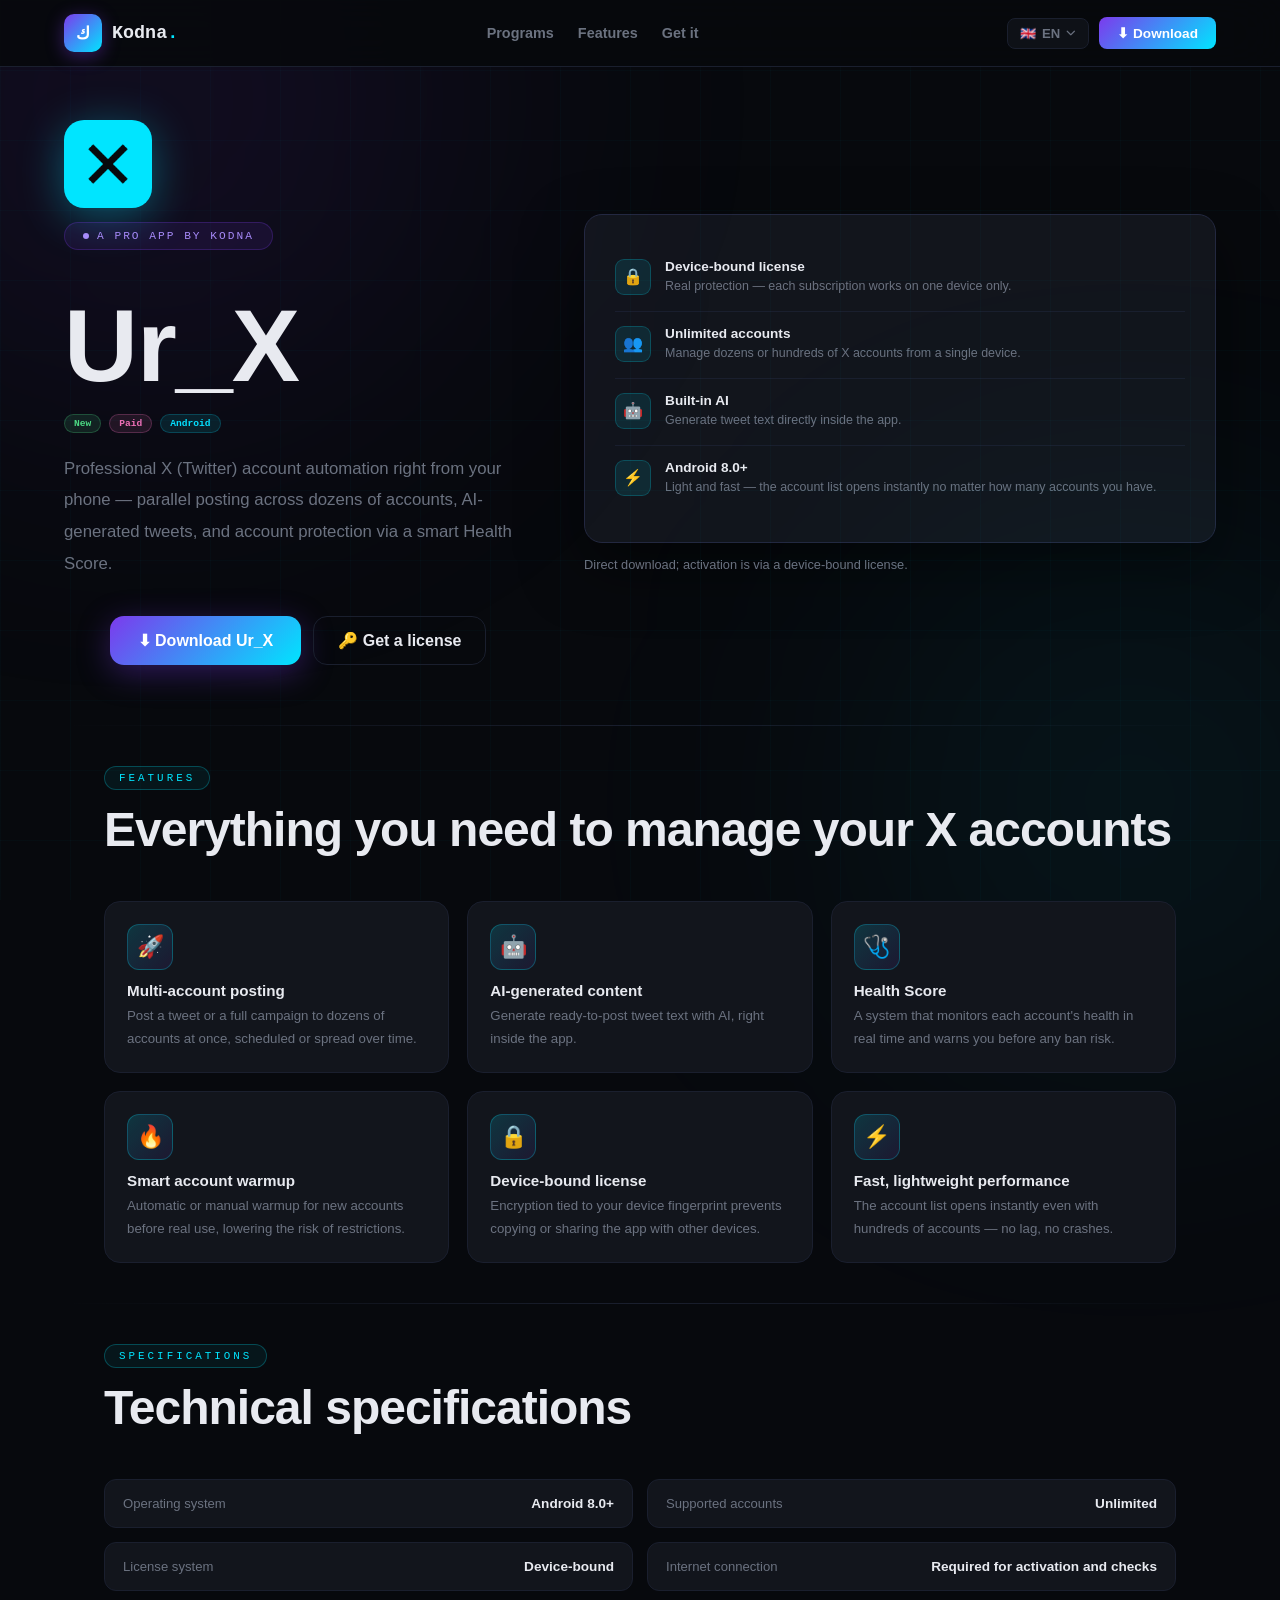
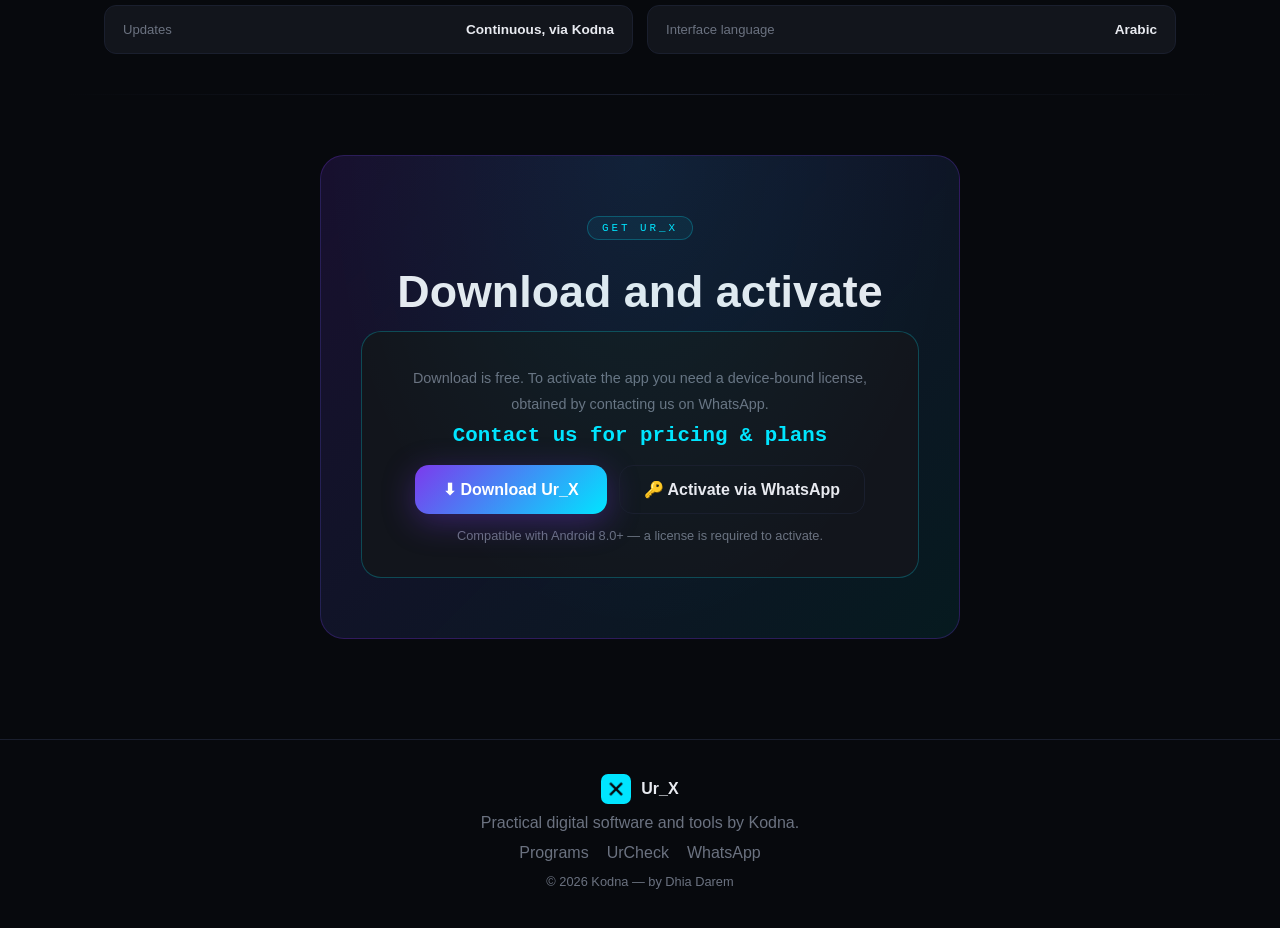
<file: urx.html>
<!DOCTYPE html>
<html lang="ar" dir="rtl" id="htmlRoot">
<head>
<meta charset="UTF-8">
<meta name="viewport" content="width=device-width, initial-scale=1.0">
<meta name="theme-color" content="#07090d">
<meta http-equiv="X-Content-Type-Options" content="nosniff">
<meta http-equiv="Content-Security-Policy" content="default-src 'self'; script-src 'self' 'unsafe-inline'; style-src 'self' 'unsafe-inline' https://fonts.googleapis.com https://cdnjs.cloudflare.com; font-src 'self' https://fonts.gstatic.com https://cdnjs.cloudflare.com data:; img-src 'self' data: https:; connect-src 'self';">
<title>Ur_X — أتمتة ونشر احترافي لحسابات X (تويتر) | X Account Automation · Kodna</title>
<meta name="description" content="Ur_X: تطبيق أندرويد لأتمتة ونشر حسابات X (تويتر) بالجملة — نشر متزامن على عشرات الحسابات، توليد تغريدات بالذكاء الاصطناعي، Health Score، وإحماء ذكي. Android app for bulk X (Twitter) account automation — parallel posting, AI generation, health scoring, smart warmup.">
<meta name="keywords" content="Ur_X,أتمتة تويتر,نشر جماعي X,أتمتة حسابات X,بوت X,X automation,twitter bot,bulk posting android,AI tweet generator,Kodna">
<meta name="author" content="Kodna / Dhia Darem">
<meta name="robots" content="index,follow,max-image-preview:large">
<link rel="canonical" href="https://kodna.org/urx.html">
<meta property="og:type" content="website">
<meta property="og:url" content="https://kodna.org/urx.html">
<meta property="og:title" content="Ur_X — X Account Automation · Kodna">
<meta property="og:description" content="أتمتة ونشر احترافي لحسابات X من هاتفك. Professional X (Twitter) account automation from your phone.">
<meta property="og:site_name" content="Kodna">
<meta property="og:image" content="https://kodna.org/urx_icon_512.png">
<meta name="twitter:card" content="summary_large_image">
<meta name="twitter:title" content="Ur_X — X Account Automation">
<meta name="twitter:description" content="أتمتة ونشر احترافي لحسابات X / Professional X account automation. By Kodna.">
<meta name="twitter:image" content="https://kodna.org/urx_icon_512.png">
<script type="application/ld+json">
{"@context":"https://schema.org","@type":"SoftwareApplication","name":"Ur_X","operatingSystem":"Android","applicationCategory":"SocialNetworkingApplication","description":"Bulk X (Twitter) account automation for Android: parallel posting, AI-generated tweets, account health scoring, smart warmup.","offers":{"@type":"Offer","priceCurrency":"USD","price":"0"},"publisher":{"@type":"Organization","name":"Kodna"},"inLanguage":["ar","en","ku","zh","es","ru"]}
</script>
<link rel="icon" type="image/png" href="urx_icon_512.png">
<link rel="preconnect" href="https://fonts.googleapis.com">
<link rel="preconnect" href="https://fonts.gstatic.com" crossorigin>
<link rel="stylesheet" href="https://cdnjs.cloudflare.com/ajax/libs/font-awesome/6.5.0/css/all.min.css" crossorigin="anonymous" referrerpolicy="no-referrer">
<link href="https://fonts.googleapis.com/css2?family=Cairo:wght@400;600;700;900&family=Plus+Jakarta+Sans:wght@400;600;700;800;900&family=Space+Mono:wght@400;700&display=swap" rel="stylesheet">
<style>

/* ═══════════════════════════════════════════
   DESIGN TOKENS
═══════════════════════════════════════════ */
:root{
  --bg:#07090d;--surface:#0e1117;--card:#12151c;
  --accent:#00e5ff;--accent2:#7c3aed;
  --text:#e8eaf0;--muted:#6b7280;
  --border:#1a1f2e;--border2:#232840;
  --r:14px;--r-lg:22px;
}

/* ═══════════════════════════════════════════
   BASE
═══════════════════════════════════════════ */
*,*::before,*::after{margin:0;padding:0;box-sizing:border-box}
html{scroll-behavior:smooth;-webkit-text-size-adjust:100%}
body{
  background:var(--bg);color:var(--text);
  font-family:'Plus Jakarta Sans','Cairo',sans-serif;
  overflow-x:hidden;-webkit-font-smoothing:antialiased;
}
body.lang-ar,body.lang-ku{font-family:'Cairo',sans-serif}
a{text-decoration:none;color:inherit}
button{cursor:pointer;font-family:inherit}
section{position:relative;z-index:1}

/* ═══════════════════════════════════════════
   AMBIENT
═══════════════════════════════════════════ */
.grid-bg{
  position:fixed;inset:0;z-index:0;pointer-events:none;
  background-image:linear-gradient(rgba(0,229,255,.025) 1px,transparent 1px),
                   linear-gradient(90deg,rgba(0,229,255,.025) 1px,transparent 1px);
  background-size:70px 70px;animation:gridMove 25s linear infinite;
}
@keyframes gridMove{to{background-position:70px 70px}}
.blob{position:fixed;border-radius:50%;filter:blur(140px);pointer-events:none;z-index:0}
.blob1{width:600px;height:600px;background:rgba(124,58,237,.1);top:-200px;left:-150px;animation:bf 14s ease-in-out infinite}
.blob2{width:500px;height:500px;background:rgba(0,229,255,.07);bottom:-150px;right:-100px;animation:bf 18s ease-in-out infinite reverse}
@keyframes bf{0%,100%{transform:translate(0,0)}50%{transform:translate(30px,30px)}}

/* ═══════════════════════════════════════════
   NAV
═══════════════════════════════════════════ */
nav{
  position:fixed;top:0;width:100%;z-index:1000;
  padding:14px 5%;display:flex;align-items:center;justify-content:space-between;gap:16px;
  background:rgba(7,9,13,.92);backdrop-filter:blur(28px);
  border-bottom:1px solid var(--border);
}
.nav-brand{display:flex;align-items:center;gap:10px;text-decoration:none;flex-shrink:0}
.brand-icon{
  width:38px;height:38px;
  background:linear-gradient(135deg,var(--accent2),var(--accent));
  border-radius:10px;display:flex;align-items:center;justify-content:center;
  font-size:17px;font-weight:900;flex-shrink:0;
  box-shadow:0 4px 18px rgba(124,58,237,.4);font-family:'Cairo',sans-serif;color:#fff;
}
.brand-text{font-family:'Space Mono',monospace;font-size:1.15rem;font-weight:700;color:var(--text)}
.brand-text span{color:var(--accent)}
.nav-center{display:flex;gap:24px;list-style:none}
.nav-center a{color:var(--muted);font-size:.9rem;font-weight:600;transition:color .2s}
.nav-center a:hover{color:var(--accent)}
.nav-actions{display:flex;gap:10px;align-items:center}
.btn-nav{padding:8px 18px;border-radius:8px;font-weight:700;font-size:.85rem;transition:all .2s;cursor:pointer;border:none;white-space:nowrap;text-decoration:none;display:inline-flex;align-items:center}
.btn-nav.ghost{background:transparent;color:var(--muted);border:1px solid var(--border)}
.btn-nav.ghost:hover{border-color:var(--accent);color:var(--accent)}
.btn-nav.fill{background:linear-gradient(135deg,var(--accent2),var(--accent));color:#fff}
.btn-nav.fill:hover{transform:translateY(-2px);box-shadow:0 6px 20px rgba(124,58,237,.4)}

/* Lang Switcher */
.lang-sw{position:relative}
.lang-btn{
  display:flex;align-items:center;gap:6px;padding:7px 12px;border-radius:8px;
  background:var(--surface);border:1px solid var(--border);
  color:var(--muted);font-size:.82rem;font-weight:600;transition:all .2s;
}
.lang-btn:hover{border-color:var(--accent);color:var(--accent)}
.lang-btn .chev{font-size:.6rem;transition:transform .2s}
.lang-btn.open .chev{transform:rotate(180deg)}
.lang-menu{
  position:absolute;top:calc(100%+8px);right:0;
  background:var(--card);border:1px solid var(--border2);
  border-radius:var(--r);padding:6px;min-width:162px;
  box-shadow:0 20px 50px rgba(0,0,0,.6);
  display:none;flex-direction:column;gap:2px;z-index:500;
}
html[dir=ltr] .lang-menu{right:0;left:auto}
html[dir=rtl] .lang-menu{left:0;right:auto}
.lang-menu.open{display:flex}
.lang-item{
  display:flex;align-items:center;gap:9px;padding:9px 12px;
  border-radius:8px;border:none;background:transparent;
  color:var(--muted);font-size:.83rem;font-weight:600;
  text-align:right;width:100%;cursor:pointer;transition:all .15s;
}
html[dir=ltr] .lang-item{text-align:left}
.lang-item:hover{background:var(--surface);color:var(--text)}
.lang-item.active{background:rgba(0,229,255,.08);color:var(--accent);border:1px solid rgba(0,229,255,.15)}

/* Hamburger */
.hamburger{display:none;flex-direction:column;gap:5px;cursor:pointer;padding:4px;background:none;border:none}
.hamburger span{display:block;width:24px;height:2px;background:var(--text);border-radius:2px;transition:all .3s}
.hamburger.open span:nth-child(1){transform:translateY(7px) rotate(45deg)}
.hamburger.open span:nth-child(2){opacity:0}
.hamburger.open span:nth-child(3){transform:translateY(-7px) rotate(-45deg)}
.mobile-nav{
  display:none;position:fixed;top:67px;left:0;right:0;z-index:999;
  background:rgba(7,9,13,.98);backdrop-filter:blur(28px);
  border-bottom:1px solid var(--border);padding:20px 5%;flex-direction:column;gap:0;
}
.mobile-nav.open{display:flex}
.mobile-nav a{color:var(--muted);font-size:1rem;font-weight:600;padding:14px 0;border-bottom:1px solid var(--border);transition:color .2s}
.mobile-nav a:hover{color:var(--accent)}
.mobile-nav a:last-of-type{border-bottom:none}
.mob-lang-row{padding:14px 0;border-top:1px solid var(--border);display:flex;gap:7px;flex-wrap:wrap}
.mob-lang-btn{background:var(--surface);border:1px solid var(--border);border-radius:8px;padding:7px 12px;color:var(--muted);cursor:pointer;font-size:.82rem;transition:all .2s}
.mob-lang-btn:hover{border-color:var(--accent);color:var(--accent)}

/* ═══════════════════════════════════════════
   HERO / SECTIONS (shared tokens)
═══════════════════════════════════════════ */
.hero-eyebrow{
  display:inline-flex;align-items:center;gap:8px;
  background:rgba(124,58,237,.1);border:1px solid rgba(124,58,237,.25);
  border-radius:100px;padding:7px 18px;
  font-family:'Space Mono',monospace;font-size:.7rem;
  color:#a78bfa;letter-spacing:2px;text-transform:uppercase;
  margin-bottom:28px;animation:fadeUp .8s ease both;
}
.eyebrow-dot{width:6px;height:6px;background:#a78bfa;border-radius:50%;animation:pulse 2s ease-in-out infinite}
@keyframes pulse{0%,100%{opacity:1;transform:scale(1)}50%{opacity:.3;transform:scale(1.5)}}
.hero-title{font-size:clamp(2.6rem,8vw,7rem);font-weight:900;line-height:1.05;letter-spacing:-1px;animation:fadeUp .8s .1s ease both}
.hero-desc{margin-top:20px;font-size:clamp(.9rem,2vw,1.05rem);color:var(--muted);line-height:1.9;max-width:540px;animation:fadeUp .8s .2s ease both}
.hero-desc strong{color:var(--text)}
.hero-cta{display:flex;gap:12px;margin-top:36px;flex-wrap:wrap;justify-content:center;animation:fadeUp .8s .3s ease both}
.btn-hero-main{display:flex;align-items:center;justify-content:center;gap:10px;background:linear-gradient(135deg,var(--accent2),var(--accent));color:#fff;font-weight:700;font-size:clamp(.9rem,2vw,1rem);padding:14px 28px;border-radius:14px;text-decoration:none;box-shadow:0 8px 32px rgba(124,58,237,.35);transition:all .2s}
.btn-hero-main:hover{transform:translateY(-3px);box-shadow:0 14px 40px rgba(124,58,237,.5)}
.btn-hero-ghost{display:flex;align-items:center;justify-content:center;gap:10px;background:transparent;color:var(--text);font-weight:600;font-size:clamp(.9rem,2vw,1rem);padding:14px 24px;border-radius:14px;text-decoration:none;border:1px solid var(--border);transition:all .2s}
.btn-hero-ghost:hover{border-color:var(--accent);color:var(--accent);transform:translateY(-3px)}
.divider{height:1px;background:linear-gradient(90deg,transparent,var(--border),transparent);margin:0 5%}
.sec-header{margin-bottom:44px}
.sec-tag{display:inline-block;font-family:'Space Mono',monospace;font-size:.68rem;letter-spacing:3px;text-transform:uppercase;color:var(--accent);padding:5px 14px;border:1px solid rgba(0,229,255,.25);border-radius:100px;background:rgba(0,229,255,.06);margin-bottom:14px}
.sec-title{font-size:clamp(1.8rem,4vw,3rem);font-weight:900;letter-spacing:-1px;line-height:1.1}
.badge{font-family:'Space Mono',monospace;font-size:.6rem;padding:3px 9px;border-radius:100px;font-weight:700}
.badge.new{background:rgba(74,222,128,.12);color:#4ade80;border:1px solid rgba(74,222,128,.25)}
.badge.pro{background:rgba(244,114,182,.1);color:#f472b6;border:1px solid rgba(244,114,182,.25)}
.badge.free{background:rgba(0,229,255,.1);color:var(--accent);border:1px solid rgba(0,229,255,.2)}

/* ═══════════════════════════════════════════
   CTA / FOOTER
═══════════════════════════════════════════ */
.cta-section{padding:60px 5%}
.cta-inner{background:linear-gradient(135deg,rgba(124,58,237,.15),rgba(0,229,255,.08));border:1px solid rgba(124,58,237,.25);border-radius:24px;padding:60px 40px;text-align:center;position:relative;overflow:hidden}
.cta-inner::before{content:'';position:absolute;inset:0;background:radial-gradient(ellipse at 50% 0%,rgba(0,229,255,.07) 0%,transparent 70%);pointer-events:none}
.cta-title{font-size:clamp(1.5rem,4vw,2.8rem);font-weight:900;margin-bottom:14px}

/* ═══════════════════════════════════════════
   ANIMATIONS / RESPONSIVE
═══════════════════════════════════════════ */
@keyframes fadeUp{from{opacity:0;transform:translateY(26px)}to{opacity:1;transform:translateY(0)}}
.rev{opacity:0;transform:translateY(24px);transition:opacity .65s ease,transform .65s ease}
.rev.vis{opacity:1;transform:translateY(0)}
@media(max-width:1024px){.btn-nav.ghost{display:none}}
@media(max-width:768px){.nav-center,.nav-actions{display:none}.hamburger{display:flex}.lang-sw{display:block!important}}
html[dir=ltr] .nav-center{flex-direction:row}
html[dir=ltr] .cta-inner{direction:ltr}

/* ═══════════════════════════════════════════
   Ur_X PRODUCT PAGE
═══════════════════════════════════════════ */
.uc-hero{display:grid;grid-template-columns:1fr 1.35fr;gap:52px;align-items:center;padding:120px 5% 60px;max-width:1320px;margin:0 auto}
.uc-badges{display:flex;gap:8px;margin:14px 0 18px;flex-wrap:wrap}
.uc-note{color:var(--muted);font-size:.8rem;margin-top:14px}
.uc-section{max-width:1200px;margin:0 auto;padding:40px 5%}
.sec-desc{color:var(--muted);font-size:.95rem;line-height:1.8;max-width:480px;margin-top:10px}
.feat-grid{display:grid;grid-template-columns:repeat(3,1fr);gap:18px;margin-top:36px}
.feat-card{background:var(--card);border:1px solid var(--border);border-radius:16px;padding:22px;transition:transform .2s,border-color .2s}
.feat-card:hover{transform:translateY(-5px);border-color:var(--accent)}
.feat-ic{width:46px;height:46px;border-radius:12px;display:flex;align-items:center;justify-content:center;font-size:22px;margin-bottom:12px;background:linear-gradient(135deg,rgba(0,229,255,.16),rgba(124,58,237,.1));border:1px solid rgba(0,229,255,.25)}
.feat-card h4{font-size:.95rem;margin-bottom:6px}
.feat-card p{color:var(--muted);font-size:.83rem;line-height:1.7}

/* Spec panel replacing the video area (no demo video yet) */
.spec-panel{background:var(--card);border:1px solid var(--border2);border-radius:18px;padding:30px;box-shadow:0 24px 60px rgba(0,0,0,.5)}
.spec-row{display:flex;align-items:flex-start;gap:14px;padding:14px 0;border-bottom:1px solid var(--border)}
.spec-row:last-child{border-bottom:none}
.spec-ic{width:36px;height:36px;border-radius:9px;flex-shrink:0;display:flex;align-items:center;justify-content:center;font-size:16px;background:rgba(0,229,255,.1);border:1px solid rgba(0,229,255,.2)}
.spec-row h4{font-size:.85rem;margin-bottom:3px}
.spec-row p{color:var(--muted);font-size:.78rem;line-height:1.6}

/* Specs table section */
.specs-table{display:grid;grid-template-columns:1fr 1fr;gap:14px;margin-top:30px}
.specs-item{background:var(--card);border:1px solid var(--border);border-radius:12px;padding:16px 18px;display:flex;justify-content:space-between;align-items:center;gap:10px}
.specs-item .k{color:var(--muted);font-size:.82rem}
.specs-item .v{font-weight:700;font-size:.85rem;text-align:left}
html[dir=rtl] .specs-item .v{text-align:left}

.buy-card{max-width:560px;margin:10px auto 0;background:var(--card);border:1px solid rgba(0,229,255,.25);border-radius:20px;padding:34px;text-align:center}
.buy-price{font-family:'Space Mono',monospace;font-size:1.3rem;font-weight:700;color:var(--accent);margin:6px 0 4px}
.uc-foot{border-top:1px solid var(--border);margin-top:40px;padding:34px 5%;text-align:center;color:var(--muted)}
.uc-foot .fb{display:flex;align-items:center;justify-content:center;gap:10px;margin-bottom:10px}
.uc-foot .fl{display:flex;gap:18px;justify-content:center;margin:12px 0;flex-wrap:wrap}
.uc-foot a{color:var(--muted)}.uc-foot a:hover{color:var(--accent)}
@media(max-width:900px){.uc-hero{grid-template-columns:1fr;gap:30px;padding:96px 5% 40px}.feat-grid{grid-template-columns:1fr 1fr}.specs-table{grid-template-columns:1fr}}
@media(max-width:560px){.feat-grid{grid-template-columns:1fr}}

</style>
</head>
<body class="lang-ar">
<div class="grid-bg" aria-hidden="true"></div>
<div class="blob blob1" aria-hidden="true"></div>
<div class="blob blob2" aria-hidden="true"></div>

<nav role="navigation" aria-label="Main navigation">
  <a class="nav-brand" href="index.html" aria-label="Kodna home">
    <div class="brand-icon" aria-hidden="true">ك</div>
    <span class="brand-text">Kodna<span>.</span></span>
  </a>
  <ul class="nav-center" aria-label="Site sections">
    <li><a href="index.html#programs" data-i18n="nav_programs">البرامج</a></li>
    <li><a href="#features" data-i18n="nav_features">المميزات</a></li>
    <li><a href="#get" data-i18n="nav_get">الحصول عليه</a></li>
  </ul>
  <div class="nav-actions">
    <div class="lang-sw" id="langSw">
      <button class="lang-btn" id="langBtn" onclick="toggleLangMenu()" aria-label="Change language" aria-haspopup="true">
        <span id="langFlag">🇮🇶</span><span id="langCode">AR</span>
        <i class="fa-solid fa-chevron-down chev" id="langChev"></i>
      </button>
      <div class="lang-menu" id="langMenu" role="menu">
        <button class="lang-item" onclick="setLang('ar')" data-lang="ar" role="menuitem">🇮🇶 العربية</button>
        <button class="lang-item" onclick="setLang('en')" data-lang="en" role="menuitem">🇬🇧 English</button>
        <button class="lang-item" onclick="setLang('ku')" data-lang="ku" role="menuitem">🏔️ کوردی</button>
        <button class="lang-item" onclick="setLang('zh')" data-lang="zh" role="menuitem">🇨🇳 中文</button>
        <button class="lang-item" onclick="setLang('es')" data-lang="es" role="menuitem">🇪🇸 Español</button>
        <button class="lang-item" onclick="setLang('ru')" data-lang="ru" role="menuitem">🇷🇺 Русский</button>
      </div>
    </div>
    <a class="btn-nav fill dl-link" href="#" download rel="noopener" data-i18n="nav_download">⬇ تحميل</a>
  </div>
  <button class="hamburger" id="hamburger" onclick="toggleMenu()" aria-label="Toggle menu" aria-expanded="false">
    <span></span><span></span><span></span>
  </button>
</nav>

<div class="mobile-nav" id="mobileNav" role="navigation">
  <a href="index.html#programs" onclick="toggleMenu()" data-i18n="mobile_programs">📦 البرامج</a>
  <a href="#features" onclick="toggleMenu()" data-i18n="mobile_features">⭐ المميزات</a>
  <a href="#get" onclick="toggleMenu()" data-i18n="mobile_get">⬇ الحصول عليه</a>
  <div class="mob-lang-row">
    <button class="mob-lang-btn" onclick="setLang('ar');toggleMenu()">🇮🇶 AR</button>
    <button class="mob-lang-btn" onclick="setLang('en');toggleMenu()">🇬🇧 EN</button>
    <button class="mob-lang-btn" onclick="setLang('ku');toggleMenu()">🏔️ KU</button>
    <button class="mob-lang-btn" onclick="setLang('zh');toggleMenu()">🇨🇳 ZH</button>
    <button class="mob-lang-btn" onclick="setLang('es');toggleMenu()">🇪🇸 ES</button>
    <button class="mob-lang-btn" onclick="setLang('ru');toggleMenu()">🇷🇺 RU</button>
  </div>
</div>

<header class="uc-hero">
  <div>
    <img src="urx_icon_512.png" alt="Ur_X logo" width="88" height="88" style="display:block;margin-bottom:14px;border-radius:20px;filter:drop-shadow(0 8px 22px rgba(0,229,255,.35))">
    <div class="hero-eyebrow"><div class="eyebrow-dot" aria-hidden="true"></div><span data-i18n="hero_eyebrow">برنامج احترافي من كودنا</span></div>
    <h1 class="hero-title" style="margin-top:14px">Ur_X</h1>
    <div class="uc-badges">
      <span class="badge new" data-i18n="badge_new">جديد</span>
      <span class="badge pro" data-i18n="badge_paid">مدفوع</span>
      <span class="badge free" data-i18n="badge_android">Android</span>
    </div>
    <p class="hero-desc" data-i18n="hero_desc">أتمتة احترافية لحسابات X.</p>
    <div class="hero-cta">
      <a class="btn-hero-main dl-link" href="#" download rel="noopener" data-i18n="btn_download">⬇ تحميل Ur_X</a>
      <a class="btn-hero-ghost" href="https://wa.me/9647901300262?text=%D8%A3%D8%B1%D9%8A%D8%AF%20%D8%AA%D9%81%D8%B9%D9%8A%D9%84%20Ur_X" target="_blank" rel="noopener" data-i18n="btn_license">🔑 احصل على ترخيص</a>
    </div>
  </div>
  <div>
    <div class="spec-panel">
      <div class="spec-row">
        <div class="spec-ic">🔒</div>
        <div><h4 data-i18n="sp1t">ترخيص مرتبط بالجهاز</h4><p data-i18n="sp1d">حماية حقيقية — كل اشتراك يعمل على جهاز واحد فقط.</p></div>
      </div>
      <div class="spec-row">
        <div class="spec-ic">👥</div>
        <div><h4 data-i18n="sp2t">عدد حسابات غير محدود</h4><p data-i18n="sp2d">أدِر عشرات أو مئات حسابات X من جهاز واحد.</p></div>
      </div>
      <div class="spec-row">
        <div class="spec-ic">🤖</div>
        <div><h4 data-i18n="sp3t">ذكاء اصطناعي مدمج</h4><p data-i18n="sp3d">توليد نصوص التغريدات داخل التطبيق مباشرة.</p></div>
      </div>
      <div class="spec-row">
        <div class="spec-ic">⚡</div>
        <div><h4 data-i18n="sp4t">Android 8.0 فأعلى</h4><p data-i18n="sp4d">خفيف وسريع، قائمة حسابات تفتح فوراً مهما كبر عددها.</p></div>
      </div>
    </div>
    <p class="uc-note" data-i18n="video_note">التحميل مباشر، والتفعيل عبر ترخيص مرتبط بجهازك.</p>
  </div>
</header>

<div class="divider"></div>

<section class="uc-section rev" id="features">
  <div class="sec-header">
    <div class="sec-tag" data-i18n="sec_features">المميزات</div>
    <h2 class="sec-title" data-i18n="features_title">كل ما تحتاجه لإدارة حساباتك على X</h2>
  </div>
  <div class="feat-grid">
    <div class="feat-card"><div class="feat-ic">🚀</div><h4 data-i18n="f1t">نشر متعدد الحسابات</h4><p data-i18n="f1d">.</p></div>
    <div class="feat-card"><div class="feat-ic">🤖</div><h4 data-i18n="f2t">توليد بالذكاء الاصطناعي</h4><p data-i18n="f2d">.</p></div>
    <div class="feat-card"><div class="feat-ic">🩺</div><h4 data-i18n="f3t">Health Score</h4><p data-i18n="f3d">.</p></div>
    <div class="feat-card"><div class="feat-ic">🔥</div><h4 data-i18n="f4t">إحماء ذكي للحسابات</h4><p data-i18n="f4d">.</p></div>
    <div class="feat-card"><div class="feat-ic">🔒</div><h4 data-i18n="f5t">ترخيص مرتبط بالجهاز</h4><p data-i18n="f5d">.</p></div>
    <div class="feat-card"><div class="feat-ic">⚡</div><h4 data-i18n="f6t">أداء سريع وخفيف</h4><p data-i18n="f6d">.</p></div>
  </div>
</section>

<div class="divider"></div>

<section class="uc-section rev">
  <div class="sec-header">
    <div class="sec-tag" data-i18n="sec_specs">المواصفات</div>
    <h2 class="sec-title" data-i18n="specs_title">المواصفات التقنية</h2>
  </div>
  <div class="specs-table">
    <div class="specs-item"><span class="k" data-i18n="sk1">نظام التشغيل</span><span class="v">Android 8.0+</span></div>
    <div class="specs-item"><span class="k" data-i18n="sk2">عدد الحسابات المدعومة</span><span class="v" data-i18n="sv2">غير محدود</span></div>
    <div class="specs-item"><span class="k" data-i18n="sk3">نظام الترخيص</span><span class="v" data-i18n="sv3">مرتبط بالجهاز</span></div>
    <div class="specs-item"><span class="k" data-i18n="sk4">الاتصال بالإنترنت</span><span class="v" data-i18n="sv4">مطلوب للتفعيل والتحقق</span></div>
    <div class="specs-item"><span class="k" data-i18n="sk5">التحديثات</span><span class="v" data-i18n="sv5">مستمرة عبر كودنا</span></div>
    <div class="specs-item"><span class="k" data-i18n="sk6">لغة الواجهة</span><span class="v" data-i18n="sv6">العربية</span></div>
  </div>
</section>

<div class="divider"></div>

<section class="cta-section rev" id="get">
  <div class="cta-inner" style="text-align:center;max-width:640px;margin:0 auto">
    <div class="sec-tag" data-i18n="sec_get" style="display:inline-block">الحصول على Ur_X</div>
    <h2 class="cta-title" style="margin-top:12px" data-i18n="get_title">حمّل التطبيق وفعّله</h2>
    <div class="buy-card">
      <p style="color:var(--muted);font-size:.9rem;line-height:1.8" data-i18n="get_desc">.</p>
      <div class="buy-price" data-i18n="get_price">تواصل لمعرفة السعر</div>
      <div class="hero-cta" style="justify-content:center;margin-top:18px">
        <a class="btn-hero-main dl-link" href="#" download rel="noopener" data-i18n="btn_download2">⬇ تحميل Ur_X</a>
        <a class="btn-hero-ghost" href="https://wa.me/9647901300262?text=%D8%A3%D8%B1%D9%8A%D8%AF%20%D8%AA%D9%81%D8%B9%D9%8A%D9%84%20Ur_X" target="_blank" rel="noopener" data-i18n="btn_license2">🔑 تفعيل عبر واتساب</a>
      </div>
      <p class="uc-note" data-i18n="get_note">.</p>
    </div>
  </div>
</section>

<footer class="uc-foot">
  <div class="fb"><img src="urx_icon_512.png" width="30" height="30" alt="" style="border-radius:7px"><strong style="color:var(--text)">Ur_X</strong></div>
  <p data-i18n="foot_tag">برامج وأدوات رقمية عملية من كودنا.</p>
  <div class="fl">
    <a href="index.html" data-i18n="nav_programs">البرامج</a>
    <a href="urcheck.html">UrCheck</a>
    <a href="https://wa.me/9647901300262?text=%D8%A3%D8%B1%D9%8A%D8%AF%20%D8%AA%D9%81%D8%B9%D9%8A%D9%84%20Ur_X" target="_blank" rel="noopener">WhatsApp</a>
  </div>
  <p style="font-size:.8rem" data-i18n="foot_copy">© 2026 كودنا — تطوير ضياء دارم</p>
</footer>

<script>
const T = {
"ar":{"dir":"rtl","flag":"🇮🇶","code":"AR","nav_programs":"البرامج","nav_features":"المميزات","nav_get":"الحصول عليه","nav_download":"⬇ تحميل","hero_eyebrow":"برنامج احترافي من كودنا","badge_new":"جديد","badge_paid":"مدفوع","badge_android":"Android","hero_desc":"أتمتة احترافية لحسابات X (تويتر) من هاتفك مباشرة — نشر متزامن على عشرات الحسابات، توليد تغريدات بالذكاء الاصطناعي، وحماية الحسابات بنظام Health Score ذكي.","btn_download":"⬇ تحميل Ur_X","btn_license":"🔑 احصل على ترخيص","sp1t":"ترخيص مرتبط بالجهاز","sp1d":"حماية حقيقية — كل اشتراك يعمل على جهاز واحد فقط.","sp2t":"عدد حسابات غير محدود","sp2d":"أدِر عشرات أو مئات حسابات X من جهاز واحد.","sp3t":"ذكاء اصطناعي مدمج","sp3d":"توليد نصوص التغريدات داخل التطبيق مباشرة.","sp4t":"Android 8.0 فأعلى","sp4d":"خفيف وسريع، قائمة حسابات تفتح فوراً مهما كبر عددها.","video_note":"التحميل مباشر، والتفعيل عبر ترخيص مرتبط بجهازك.","sec_features":"المميزات","features_title":"كل ما تحتاجه لإدارة حساباتك على X","f1t":"نشر متعدد الحسابات","f1d":"انشر تغريدة أو حملة كاملة على عشرات الحسابات دفعة واحدة، بجدولة أو توزيع زمني.","f2t":"توليد بالذكاء الاصطناعي","f2d":"أنشئ نصوص تغريدات جاهزة عبر الذكاء الاصطناعي مباشرة داخل التطبيق.","f3t":"Health Score","f3d":"نظام يراقب صحة كل حساب لحظياً وينبّهك قبل أي خطر حظر.","f4t":"إحماء ذكي للحسابات","f4d":"إحماء تلقائي أو يدوي للحسابات الجديدة قبل الاستخدام الفعلي، يقلّل احتمال التقييد.","f5t":"ترخيص مرتبط بالجهاز","f5d":"تشفير مرتبط ببصمة جهازك يمنع نسخ التطبيق أو مشاركته مع أجهزة أخرى.","f6t":"أداء سريع وخفيف","f6d":"قائمة حسابات تفتح فوراً حتى مع المئات، بلا أي تهنيج أو انهيار.","sec_specs":"المواصفات","specs_title":"المواصفات التقنية","sk1":"نظام التشغيل","sk2":"عدد الحسابات المدعومة","sv2":"غير محدود","sk3":"نظام الترخيص","sv3":"مرتبط بالجهاز","sk4":"الاتصال بالإنترنت","sv4":"مطلوب للتفعيل والتحقق","sk5":"التحديثات","sv5":"مستمرة عبر كودنا","sk6":"لغة الواجهة","sv6":"العربية","sec_get":"الحصول على Ur_X","get_title":"حمّل التطبيق وفعّله","get_desc":"التحميل مجاني. لتفعيل التطبيق تحتاج ترخيصاً مرتبطاً بجهازك، تحصل عليه بالتواصل عبر واتساب.","get_price":"تواصل لمعرفة السعر والخطط","btn_download2":"⬇ تحميل Ur_X","btn_license2":"🔑 تفعيل عبر واتساب","get_note":"متوافق مع Android 8.0 فأعلى — يتطلب ترخيصاً للتفعيل.","mobile_programs":"📦 البرامج","mobile_features":"⭐ المميزات","mobile_get":"⬇ الحصول عليه","foot_tag":"برامج وأدوات رقمية عملية من كودنا.","foot_copy":"© 2026 كودنا — تطوير ضياء دارم"},
"en":{"dir":"ltr","flag":"🇬🇧","code":"EN","nav_programs":"Programs","nav_features":"Features","nav_get":"Get it","nav_download":"⬇ Download","hero_eyebrow":"A Pro app by Kodna","badge_new":"New","badge_paid":"Paid","badge_android":"Android","hero_desc":"Professional X (Twitter) account automation right from your phone — parallel posting across dozens of accounts, AI-generated tweets, and account protection via a smart Health Score.","btn_download":"⬇ Download Ur_X","btn_license":"🔑 Get a license","sp1t":"Device-bound license","sp1d":"Real protection — each subscription works on one device only.","sp2t":"Unlimited accounts","sp2d":"Manage dozens or hundreds of X accounts from a single device.","sp3t":"Built-in AI","sp3d":"Generate tweet text directly inside the app.","sp4t":"Android 8.0+","sp4d":"Light and fast — the account list opens instantly no matter how many accounts you have.","video_note":"Direct download; activation is via a device-bound license.","sec_features":"Features","features_title":"Everything you need to manage your X accounts","f1t":"Multi-account posting","f1d":"Post a tweet or a full campaign to dozens of accounts at once, scheduled or spread over time.","f2t":"AI-generated content","f2d":"Generate ready-to-post tweet text with AI, right inside the app.","f3t":"Health Score","f3d":"A system that monitors each account's health in real time and warns you before any ban risk.","f4t":"Smart account warmup","f4d":"Automatic or manual warmup for new accounts before real use, lowering the risk of restrictions.","f5t":"Device-bound license","f5d":"Encryption tied to your device fingerprint prevents copying or sharing the app with other devices.","f6t":"Fast, lightweight performance","f6d":"The account list opens instantly even with hundreds of accounts — no lag, no crashes.","sec_specs":"Specifications","specs_title":"Technical specifications","sk1":"Operating system","sk2":"Supported accounts","sv2":"Unlimited","sk3":"License system","sv3":"Device-bound","sk4":"Internet connection","sv4":"Required for activation and checks","sk5":"Updates","sv5":"Continuous, via Kodna","sk6":"Interface language","sv6":"Arabic","sec_get":"Get Ur_X","get_title":"Download and activate","get_desc":"Download is free. To activate the app you need a device-bound license, obtained by contacting us on WhatsApp.","get_price":"Contact us for pricing & plans","btn_download2":"⬇ Download Ur_X","btn_license2":"🔑 Activate via WhatsApp","get_note":"Compatible with Android 8.0+ — a license is required to activate.","mobile_programs":"📦 Programs","mobile_features":"⭐ Features","mobile_get":"⬇ Get it","foot_tag":"Practical digital software and tools by Kodna.","foot_copy":"© 2026 Kodna — by Dhia Darem"},
"ku":{"dir":"rtl","flag":"🏔️","code":"KU","nav_programs":"بەرنامەکان","nav_features":"تایبەتمەندییەکان","nav_get":"بەدەستهێنان","nav_download":"⬇ داگرتن","hero_eyebrow":"بەرنامەیەکی پیشەیی لە کۆدنا","badge_new":"نوێ","badge_paid":"پارەدان","badge_android":"Android","hero_desc":"ئۆتۆماتیکردنی پیشەیی بۆ هەژمارەکانی X (تویتەر) ڕاستەوخۆ لە مۆبایلەکەتەوە — بڵاوکردنەوەی هاوکات بۆ دەیان هەژمار، دروستکردنی تویت بە زیرەکی دەستکرد، و پاراستنی هەژمار بە سیستەمی Health Score زیرەک.","btn_download":"⬇ داگرتنی Ur_X","btn_license":"🔑 مۆڵەت وەربگرە","sp1t":"مۆڵەتی بەستراو بە ئامێر","sp1d":"پاراستنی ڕاستەقینە — هەر بەشداریەک تەنها لەسەر یەک ئامێر کار دەکات.","sp2t":"ژمارەی هەژماری بێسنوور","sp2d":"دەیان یان سەدان هەژماری X بەڕێوە ببە لە یەک ئامێرەوە.","sp3t":"زیرەکی دەستکردی تێکەڵکراو","sp3d":"دروستکردنی دەقی تویت لەناو بەرنامەکەدا ڕاستەوخۆ.","sp4t":"Android 8.0 و سەرەوە","sp4d":"سووک و خێرا، لیستی هەژمارەکان دەستبەجێ دەکرێتەوە هەرچەندە زۆر بن.","video_note":"داگرتن ڕاستەوخۆیە، چالاککردنیش بە مۆڵەتی بەستراو بە ئامێرەکەتە.","sec_features":"تایبەتمەندییەکان","features_title":"هەرچی پێویستە بۆ بەڕێوەبردنی هەژمارەکانت لە X","f1t":"بڵاوکردنەوە بۆ چەند هەژمار","f1d":"تویتێک یان کەمپینێکی تەواو بنێرە بۆ دەیان هەژمار بە یەک جار، بە خشتەبەندی یان دابەشکردن بەسەر کاتدا.","f2t":"ناوەڕۆکی دروستکراو بە AI","f2d":"دەقی تویتی ئامادە دروست بکە بە زیرەکی دەستکرد، ڕاستەوخۆ لەناو بەرنامەکەدا.","f3t":"Health Score","f3d":"سیستەمێک چاودێری تەندروستی هەر هەژمارێک دەکات و پێش هەر مەترسی ڕاگرتنێک ئاگادارت دەکاتەوە.","f4t":"گەرمکردنەوەی زیرەکی هەژمار","f4d":"گەرمکردنەوەی ئۆتۆماتیکی یان بەدەستی بۆ هەژماری نوێ پێش بەکارهێنانی ڕاستەقینە.","f5t":"مۆڵەتی بەستراو بە ئامێر","f5d":"نهێنیکردنی بەستراو بە شوێنپێی ئامێرەکەت ڕێگری لە کۆپیکردن یان هاوبەشکردنی بەرنامەکە دەکات.","f6t":"کارایی خێرا و سووک","f6d":"لیستی هەژمارەکان دەستبەجێ دەکرێتەوە تەنانەت لەگەڵ سەدان هەژماریش — بێ کێشە.","sec_specs":"تایبەتمەندییە تەکنیکییەکان","specs_title":"تایبەتمەندییە تەکنیکییەکان","sk1":"سیستەمی کارپێکردن","sk2":"ژمارەی هەژماری پشتگیریکراو","sv2":"بێسنوور","sk3":"سیستەمی مۆڵەت","sv3":"بەستراو بە ئامێر","sk4":"پەیوەندی ئینتەرنێت","sv4":"پێویستە بۆ چالاککردن و پشکنین","sk5":"نوێکردنەوەکان","sv5":"بەردەوام لە ڕێگەی کۆدنا","sk6":"زمانی ڕووکار","sv6":"عەرەبی","sec_get":"بەدەستهێنانی Ur_X","get_title":"داگرتن و چالاککردن","get_desc":"داگرتن بەخۆڕاییە. بۆ چالاککردنی بەرنامەکە مۆڵەتێکی بەستراو بە ئامێرت پێویستە، لە ڕێگەی واتسئاپەوە بەدەستی دەهێنیت.","get_price":"پەیوەندی بکە بۆ نرخ و پلان","btn_download2":"⬇ داگرتنی Ur_X","btn_license2":"🔑 چالاککردن لە واتسئاپ","get_note":"گونجاو لەگەڵ Android 8.0 و سەرەوە — بۆ چالاککردن مۆڵەت پێویستە.","mobile_programs":"📦 بەرنامەکان","mobile_features":"⭐ تایبەتمەندییەکان","mobile_get":"⬇ بەدەستهێنان","foot_tag":"نەرمەکاڵا و ئامرازی دیجیتاڵی پراکتیکی لە کۆدنا.","foot_copy":"© 2026 کۆدنا — ضیاء دارم"},
"zh":{"dir":"ltr","flag":"🇨🇳","code":"ZH","nav_programs":"程序","nav_features":"功能","nav_get":"获取","nav_download":"⬇ 下载","hero_eyebrow":"Kodna 出品的专业应用","badge_new":"新","badge_paid":"付费","badge_android":"Android","hero_desc":"直接在手机上专业自动化管理 X（推特）账号 — 同时向数十个账号发帖、AI 生成推文内容，并通过智能 Health Score 系统保护账号安全。","btn_download":"⬇ 下载 Ur_X","btn_license":"🔑 获取授权","sp1t":"设备绑定授权","sp1d":"真正的保护 — 每个订阅仅限一台设备使用。","sp2t":"账号数量不限","sp2d":"在一台设备上管理数十甚至数百个 X 账号。","sp3t":"内置人工智能","sp3d":"直接在应用内生成推文文案。","sp4t":"Android 8.0 及以上","sp4d":"轻量快速，无论账号多少，列表都能瞬间打开。","video_note":"直接下载，激活需要设备绑定授权。","sec_features":"功能","features_title":"管理 X 账号所需的一切","f1t":"多账号批量发帖","f1d":"一次性向数十个账号发布推文或完整活动，可定时或分时段发送。","f2t":"AI 生成内容","f2d":"直接在应用内用人工智能生成可发布的推文文案。","f3t":"Health Score 健康分","f3d":"实时监控每个账号的健康状况，在有封号风险前提前预警。","f4t":"智能账号养号","f4d":"新账号使用前的自动或手动养号，降低限制风险。","f5t":"设备绑定授权","f5d":"与设备指纹绑定的加密机制，防止应用被复制或分享到其他设备。","f6t":"快速轻量的性能","f6d":"即使有数百个账号，列表也能瞬间打开 — 不卡顿、不崩溃。","sec_specs":"技术规格","specs_title":"技术规格","sk1":"操作系统","sk2":"支持账号数","sv2":"不限","sk3":"授权系统","sv3":"设备绑定","sk4":"网络连接","sv4":"激活与验证需要联网","sk5":"更新","sv5":"由 Kodna 持续提供","sk6":"界面语言","sv6":"阿拉伯语","sec_get":"获取 Ur_X","get_title":"下载并激活","get_desc":"下载免费。激活应用需要设备绑定授权，通过 WhatsApp 联系我们获取。","get_price":"联系我们了解价格与套餐","btn_download2":"⬇ 下载 Ur_X","btn_license2":"🔑 通过 WhatsApp 激活","get_note":"兼容 Android 8.0 及以上 — 激活需要授权。","mobile_programs":"📦 程序","mobile_features":"⭐ 功能","mobile_get":"⬇ 获取","foot_tag":"Kodna 的实用数字软件与工具。","foot_copy":"© 2026 Kodna — Dhia Darem"},
"es":{"dir":"ltr","flag":"🇪🇸","code":"ES","nav_programs":"Programas","nav_features":"Funciones","nav_get":"Obtener","nav_download":"⬇ Descargar","hero_eyebrow":"Una app Pro de Kodna","badge_new":"Nuevo","badge_paid":"De pago","badge_android":"Android","hero_desc":"Automatización profesional de cuentas de X (Twitter) directamente desde tu teléfono — publicación paralela en decenas de cuentas, tweets generados con IA y protección de cuentas con un Health Score inteligente.","btn_download":"⬇ Descargar Ur_X","btn_license":"🔑 Obtener licencia","sp1t":"Licencia vinculada al dispositivo","sp1d":"Protección real — cada suscripción funciona en un solo dispositivo.","sp2t":"Cuentas ilimitadas","sp2d":"Gestiona decenas o cientos de cuentas de X desde un solo dispositivo.","sp3t":"IA integrada","sp3d":"Genera el texto de los tweets directamente dentro de la app.","sp4t":"Android 8.0 o superior","sp4d":"Ligera y rápida — la lista de cuentas se abre al instante sin importar cuántas tengas.","video_note":"Descarga directa; la activación es mediante licencia vinculada al dispositivo.","sec_features":"Funciones","features_title":"Todo lo que necesitas para gestionar tus cuentas de X","f1t":"Publicación multicuenta","f1d":"Publica un tweet o una campaña completa en decenas de cuentas a la vez, programado o distribuido en el tiempo.","f2t":"Contenido generado por IA","f2d":"Genera texto de tweets listo para publicar con IA, dentro de la propia app.","f3t":"Health Score","f3d":"Un sistema que vigila la salud de cada cuenta en tiempo real y te avisa antes de cualquier riesgo de suspensión.","f4t":"Calentamiento inteligente de cuentas","f4d":"Calentamiento automático o manual para cuentas nuevas antes del uso real, reduciendo el riesgo de restricciones.","f5t":"Licencia vinculada al dispositivo","f5d":"Un cifrado ligado a la huella de tu dispositivo impide copiar o compartir la app con otros equipos.","f6t":"Rendimiento rápido y ligero","f6d":"La lista de cuentas se abre al instante incluso con cientos de cuentas — sin retrasos ni caídas.","sec_specs":"Especificaciones","specs_title":"Especificaciones técnicas","sk1":"Sistema operativo","sk2":"Cuentas soportadas","sv2":"Ilimitadas","sk3":"Sistema de licencia","sv3":"Vinculada al dispositivo","sk4":"Conexión a internet","sv4":"Necesaria para activar y verificar","sk5":"Actualizaciones","sv5":"Continuas, por Kodna","sk6":"Idioma de la interfaz","sv6":"Árabe","sec_get":"Obtener Ur_X","get_title":"Descargar y activar","get_desc":"La descarga es gratis. Para activar la app necesitas una licencia vinculada al dispositivo, que obtienes contactándonos por WhatsApp.","get_price":"Contáctanos para precios y planes","btn_download2":"⬇ Descargar Ur_X","btn_license2":"🔑 Activar por WhatsApp","get_note":"Compatible con Android 8.0 o superior — se requiere licencia para activar.","mobile_programs":"📦 Programas","mobile_features":"⭐ Funciones","mobile_get":"⬇ Obtener","foot_tag":"Software y herramientas digitales prácticas de Kodna.","foot_copy":"© 2026 Kodna — por Dhia Darem"},
"ru":{"dir":"ltr","flag":"🇷🇺","code":"RU","nav_programs":"Программы","nav_features":"Возможности","nav_get":"Получить","nav_download":"⬇ Скачать","hero_eyebrow":"Профессиональное приложение от Kodna","badge_new":"Новое","badge_paid":"Платно","badge_android":"Android","hero_desc":"Профессиональная автоматизация аккаунтов X (Twitter) прямо с телефона — параллельная публикация на десятках аккаунтов, генерация твитов с помощью ИИ и защита аккаунтов через умный Health Score.","btn_download":"⬇ Скачать Ur_X","btn_license":"🔑 Получить лицензию","sp1t":"Лицензия привязана к устройству","sp1d":"Настоящая защита — каждая подписка работает только на одном устройстве.","sp2t":"Неограниченное число аккаунтов","sp2d":"Управляйте десятками или сотнями аккаунтов X с одного устройства.","sp3t":"Встроенный ИИ","sp3d":"Генерация текста твитов прямо внутри приложения.","sp4t":"Android 8.0 и выше","sp4d":"Лёгкое и быстрое — список аккаунтов открывается мгновенно, сколько бы их ни было.","video_note":"Прямая загрузка; активация — по лицензии, привязанной к устройству.","sec_features":"Возможности","features_title":"Всё для управления вашими аккаунтами X","f1t":"Публикация на нескольких аккаунтах","f1d":"Публикуйте твит или целую кампанию сразу на десятках аккаунтов, по расписанию или с разбивкой по времени.","f2t":"Контент, созданный ИИ","f2d":"Генерируйте готовый текст твитов с помощью ИИ прямо в приложении.","f3t":"Health Score","f3d":"Система следит за состоянием каждого аккаунта в реальном времени и предупреждает о риске блокировки заранее.","f4t":"Умный прогрев аккаунтов","f4d":"Автоматический или ручной прогрев новых аккаунтов перед реальным использованием — снижает риск ограничений.","f5t":"Лицензия привязана к устройству","f5d":"Шифрование, привязанное к отпечатку устройства, не позволяет копировать или передавать приложение на другие устройства.","f6t":"Быстрая и лёгкая работа","f6d":"Список аккаунтов открывается мгновенно даже при сотнях аккаунтов — без зависаний и сбоев.","sec_specs":"Характеристики","specs_title":"Технические характеристики","sk1":"Операционная система","sk2":"Поддерживаемые аккаунты","sv2":"Неограниченно","sk3":"Система лицензирования","sv3":"Привязана к устройству","sk4":"Подключение к интернету","sv4":"Требуется для активации и проверки","sk5":"Обновления","sv5":"Постоянные, от Kodna","sk6":"Язык интерфейса","sv6":"Арабский","sec_get":"Получить Ur_X","get_title":"Скачать и активировать","get_desc":"Скачивание бесплатно. Для активации приложения нужна лицензия, привязанная к устройству — свяжитесь с нами в WhatsApp.","get_price":"Свяжитесь по ценам и тарифам","btn_download2":"⬇ Скачать Ur_X","btn_license2":"🔑 Активировать через WhatsApp","get_note":"Совместимо с Android 8.0 и выше — для активации нужна лицензия.","mobile_programs":"📦 Программы","mobile_features":"⭐ Возможности","mobile_get":"⬇ Получить","foot_tag":"Практичные цифровые программы и инструменты от Kodna.","foot_copy":"© 2026 Kodna — Dhia Darem"}
};
const KEY='kodna_lang';
function detectLang(){
  const sv=localStorage.getItem(KEY);
  if(sv&&T[sv])return sv;
  const bl=(navigator.language||navigator.userLanguage||'ar').toLowerCase();
  if(bl.startsWith('ar'))return 'ar';
  if(bl.startsWith('ku')||bl.startsWith('ckb'))return 'ku';
  if(bl.startsWith('zh'))return 'zh';
  if(bl.startsWith('es'))return 'es';
  if(bl.startsWith('ru'))return 'ru';
  if(bl.startsWith('en'))return 'en';
  return 'ar';
}
function applyLang(lang){
  if(!T[lang])lang='ar';
  localStorage.setItem(KEY,lang);
  const t=T[lang], root=document.getElementById('htmlRoot');
  root.setAttribute('lang',lang); root.setAttribute('dir',t.dir);
  document.body.className='lang-'+lang;
  const fl=document.getElementById('langFlag'), cd=document.getElementById('langCode');
  if(fl)fl.textContent=t.flag; if(cd)cd.textContent=t.code;
  document.querySelectorAll('.lang-item').forEach(el=>el.classList.toggle('active',el.dataset.lang===lang));
  document.querySelectorAll('[data-i18n]').forEach(el=>{const k=el.dataset.i18n; if(t[k]!==undefined) el.textContent=t[k];});
}
function setLang(lang){applyLang(lang);closeLangMenu();}
function toggleLangMenu(){const m=document.getElementById('langMenu'),b=document.getElementById('langBtn');const o=m.classList.toggle('open');b.classList.toggle('open',o);b.setAttribute('aria-expanded',o);}
function closeLangMenu(){document.getElementById('langMenu')?.classList.remove('open');document.getElementById('langBtn')?.classList.remove('open');}
document.addEventListener('click',e=>{if(!document.getElementById('langSw')?.contains(e.target))closeLangMenu();});
function toggleMenu(){const h=document.getElementById('hamburger'),n=document.getElementById('mobileNav');const o=h.classList.toggle('open');n.classList.toggle('open',o);h.setAttribute('aria-expanded',o);}
window.addEventListener('scroll',()=>{document.getElementById('hamburger')?.classList.remove('open');document.getElementById('mobileNav')?.classList.remove('open');},{passive:true});

/* ====== رابط التحميل المباشر — غيّره من هنا فقط عند رفع نسخة جديدة ======
   ضع هنا رابط ملف الـ APK الموقّع (مثلاً GitHub Releases، نفس أسلوب UrCheck) */
const DOWNLOAD_URL = "https://github.com/kodna-iq/urx/releases/download/v2.0.0/Ur_X__android_2.0.apk";

document.addEventListener('DOMContentLoaded',()=>{
  document.querySelectorAll('.dl-link').forEach(a=>{ a.href = DOWNLOAD_URL; a.setAttribute('download',''); });
  applyLang(detectLang());
  const obs=new IntersectionObserver(es=>{es.forEach(e=>{if(e.isIntersecting){e.target.classList.add('vis');obs.unobserve(e.target)}})},{threshold:.07});
  document.querySelectorAll('.rev').forEach(el=>obs.observe(el));
});
</script>
</body>
</html>
</file>
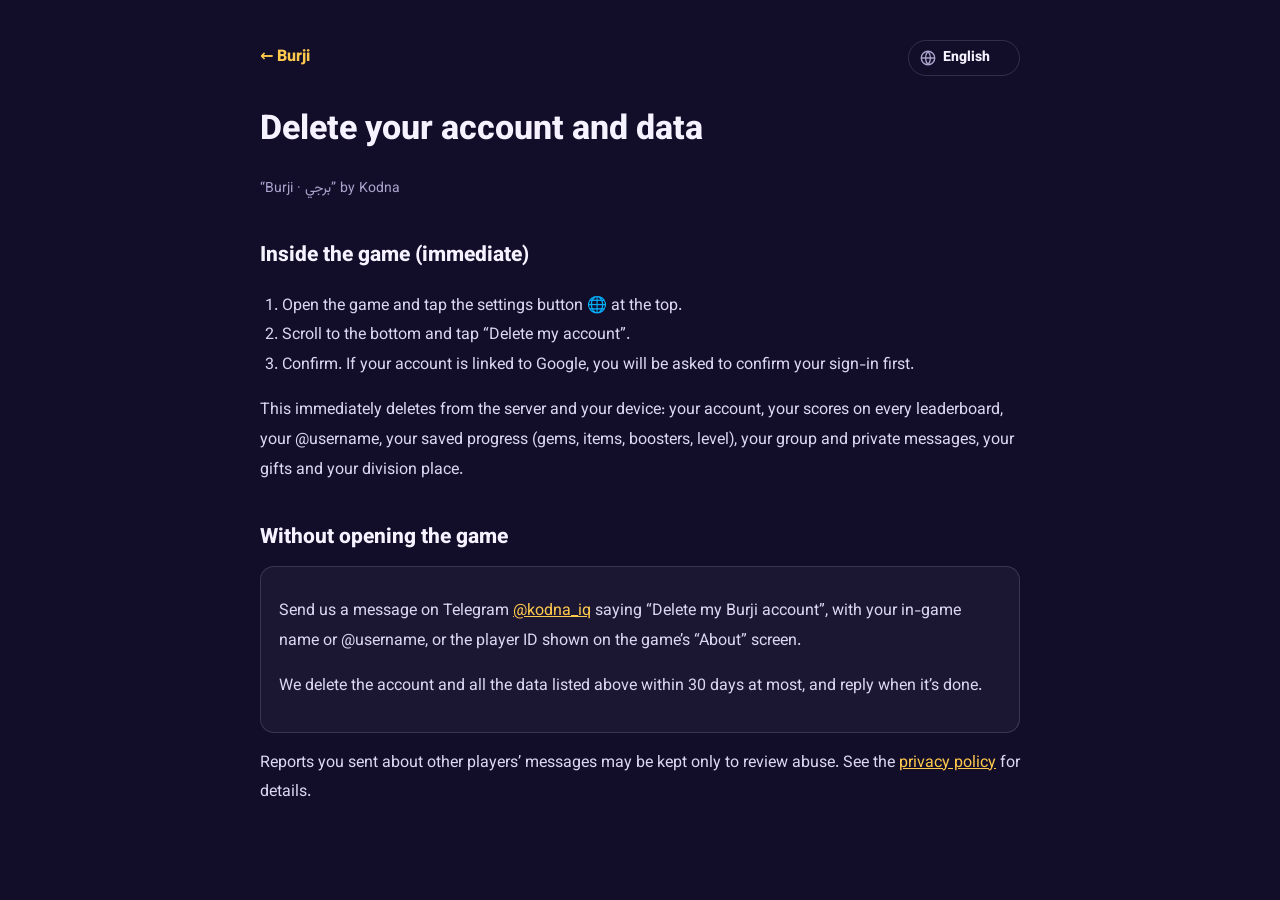
<file: burji/delete-account.html>
<!doctype html>
<html lang="ar" dir="rtl">
<head>
<meta charset="utf-8">
<meta name="viewport" content="width=device-width,initial-scale=1,viewport-fit=cover">
<title>حذف الحساب · Burji</title>
<meta name="description" content="How to delete your Burji account and data · كيف تحذف حسابك وبياناتك في برجي">
<meta name="robots" content="index,follow">
<link rel="icon" type="image/svg+xml" href="img/icon.svg">
<style>
@font-face{font-family:Vazirmatn;font-weight:400;font-display:swap;src:url(fonts/vazirmatn-arabic-400-normal.woff2) format('woff2');unicode-range:U+0600-06FF,U+0750-077F,U+FB50-FDFF,U+FE70-FEFF,U+200C-200F}
@font-face{font-family:Vazirmatn;font-weight:800;font-display:swap;src:url(fonts/vazirmatn-arabic-800-normal.woff2) format('woff2');unicode-range:U+0600-06FF,U+0750-077F,U+FB50-FDFF,U+FE70-FEFF,U+200C-200F}
@font-face{font-family:Vazirmatn;font-weight:400;font-display:swap;src:url(fonts/vazirmatn-latin-400-normal.woff2) format('woff2');unicode-range:U+0000-00FF,U+2000-206F}
@font-face{font-family:Vazirmatn;font-weight:800;font-display:swap;src:url(fonts/vazirmatn-latin-800-normal.woff2) format('woff2');unicode-range:U+0000-00FF,U+2000-206F}
:root{--bg:#120E2A;--ink:#F6F2FF;--muted:#ABA3CB;--line:rgba(246,242,255,.14);--gold:#FFC94D}
*{box-sizing:border-box}
body{margin:0;background:var(--bg);color:var(--ink);font-family:Vazirmatn,system-ui,sans-serif;line-height:1.85;-webkit-font-smoothing:antialiased}
main{width:min(760px,100% - 32px);margin:0 auto;padding:40px 0 64px}
a{color:var(--gold)}
h1{font-size:34px;margin:0 0 4px}
h2{font-size:21px;margin:34px 0 8px}
p,li{color:#DCD6F2}
.meta{color:var(--muted);font-size:14px;margin-bottom:28px}
.en{direction:ltr;text-align:left;border-top:1px solid var(--line);margin-top:48px;padding-top:32px}
.back{display:inline-block;margin-bottom:24px;text-decoration:none;font-weight:800}
.steps{padding-inline-start:22px}.box{border:1px solid var(--line);border-radius:14px;padding:14px 18px;background:rgba(246,242,255,.04)}
.top{display:flex;align-items:center;justify-content:space-between;gap:12px;margin-bottom:24px}
.top .back{margin:0}
.lp{position:relative;display:inline-flex;align-items:center;gap:6px;border:1px solid var(--line);border-radius:999px;padding:0 10px;height:36px;color:var(--muted)}
.lp svg{width:18px;height:18px;fill:none;stroke:currentColor;stroke-width:1.8}
.lp select{appearance:none;-webkit-appearance:none;background:transparent;border:0;color:var(--ink);font:700 14px Vazirmatn,system-ui,sans-serif;cursor:pointer}
.lp select option{color:#120E2A}
.sr{position:absolute;width:1px;height:1px;overflow:hidden;clip:rect(0 0 0 0);white-space:nowrap}
.doc:not([hidden])~.doc:not([hidden]){border-top:1px solid var(--line);margin-top:48px;padding-top:32px}
.doc[dir=ltr]{text-align:left}
.doc p,.doc li{overflow-wrap:anywhere}
.doc h1,.doc h2{overflow-wrap:break-word;hyphens:auto}
@media (max-width:520px){.doc h1{font-size:27px;line-height:1.3}.doc h2{font-size:19px}}
</style>
</head>
<body>
<main>
  <div class="top"><a class="back" href="./">← Burji</a><label class="lp"><span class="sr" data-t="lang">اللغة</span><svg viewBox="0 0 24 24" aria-hidden="true"><circle cx="12" cy="12" r="9"/><path d="M3 12h18M12 3a14 14 0 0 1 0 18M12 3a14 14 0 0 0 0 18"/></svg><select id="langPick"></select></label></div>
  <article class="doc" lang="ar" dir="rtl">
    <h1>حذف الحساب والبيانات</h1>
      <p class="meta">لعبة «Burji · برجي» من Kodna</p>
    
      <h2>من داخل اللعبة (فوري)</h2>
      <ol class="steps">
        <li>افتح اللعبة واضغط زر الإعدادات 🌐 في الأعلى.</li>
        <li>انزل إلى أسفل الصفحة واضغط «حذف حسابي».</li>
        <li>أكّد الحذف. إذا كان حسابك مربوطاً بـ Google سيُطلب منك تأكيد الدخول أولاً.</li>
      </ol>
      <p>يُحذف فوراً من الخادم ومن جهازك: حسابك، ونتائجك في كل اللوحات، واسم المستخدم @، وتقدّمك المحفوظ (الجواهر والعناصر والمساعدات والمستوى)، ورسائلك في المجموعات والرسائل الخاصة، وهداياك، ومكانك في دوري الدرجات.</p>
    
      <h2>دون فتح اللعبة</h2>
      <div class="box">
        <p>أرسل لنا رسالة على تيليغرام <a href="https://t.me/kodna_iq">@kodna_iq</a> واكتب فيها: «أريد حذف حسابي في برجي» مع اسمك في اللعبة أو اسم المستخدم @، أو معرّف اللاعب الظاهر في شاشة «حول اللعبة» (ID).</p>
        <p>نحذف الحساب وكل البيانات المذكورة أعلاه خلال 30 يوماً كحد أقصى، ونرد عليك عند الانتهاء.</p>
      </div>
      <p>البلاغات التي أرسلتها أنت عن رسائل لاعبين آخرين قد تبقى عندنا لمراجعة المخالفات فقط. لمزيد من التفاصيل راجع <a href="privacy.html">سياسة الخصوصية</a>.</p>
  </article>
  <article class="doc" lang="en" dir="ltr">
    <h1>Delete your account and data</h1>
        <p class="meta">“Burji · برجي” by Kodna</p>
        <h2>Inside the game (immediate)</h2>
        <ol class="steps">
          <li>Open the game and tap the settings button 🌐 at the top.</li>
          <li>Scroll to the bottom and tap “Delete my account”.</li>
          <li>Confirm. If your account is linked to Google, you will be asked to confirm your sign-in first.</li>
        </ol>
        <p>This immediately deletes from the server and your device: your account, your scores on every leaderboard, your @username, your saved progress (gems, items, boosters, level), your group and private messages, your gifts and your division place.</p>
        <h2>Without opening the game</h2>
        <div class="box">
          <p>Send us a message on Telegram <a href="https://t.me/kodna_iq">@kodna_iq</a> saying “Delete my Burji account”, with your in-game name or @username, or the player ID shown on the game’s “About” screen.</p>
          <p>We delete the account and all the data listed above within 30 days at most, and reply when it’s done.</p>
        </div>
        <p>Reports you sent about other players’ messages may be kept only to review abuse. See the <a href="privacy.html">privacy policy</a> for details.</p>
  </article>
  <article class="doc" lang="ku" dir="rtl" hidden>
    <h1>سڕینەوەی هەژمار و داتاکان</h1>
      <p class="meta">یاریی «Burji · برجي» لە Kodna</p>
    
      <h2>لە ناو یارییەکەوە (دەستبەجێ)</h2>
      <ol class="steps">
        <li>یارییەکە بکەرەوە و دوگمەی ڕێکخستنەکان 🌐 لە سەرەوە دابگرە.</li>
        <li>بۆ خوارەوەی پەڕەکە بڕۆ و «سڕینەوەی هەژمارەکەم» دابگرە.</li>
        <li>سڕینەوەکە پشتڕاست بکەرەوە. ئەگەر هەژمارەکەت بە Googleەوە بەسترابێت، سەرەتا داوات لێدەکرێت چوونەژوورەوەکەت پشتڕاست بکەیتەوە.</li>
      </ol>
      <p>ئەمانە دەستبەجێ لە ڕاژەکار و لە ئامێرەکەت دەسڕدرێنەوە: هەژمارەکەت، ئەنجامەکانت لە هەموو تەختەکاندا، ناوی بەکارهێنەری @، پێشکەوتنە پاشەکەوتکراوەکەت (گەوهەر و شتەکان و یارمەتیدەرەکان و ئاست)، نامەکانت لە گرووپەکان و نامە تایبەتەکان، دیارییەکانت، و شوێنەکەت لە خولی پلەکاندا.</p>
    
      <h2>بەبێ کردنەوەی یارییەکە</h2>
      <div class="box">
        <p>لە Telegram نامەیەکمان بۆ بنێرە <a href="https://t.me/kodna_iq">@kodna_iq</a> و تێیدا بنووسە: «دەمەوێت هەژمارەکەم لە Burji بسڕمەوە» لەگەڵ ناوەکەت لە یارییەکەدا یان ناوی بەکارهێنەری @، یان ناسێنەری یاریزان کە لە شاشەی «دەربارەی یارییەکە»دا دیارە (ID).</p>
        <p>هەژمارەکە و هەموو ئەو داتایانەی لە سەرەوە باسکران لە ماوەی 30 ڕۆژدا بە لایەنی زۆرەوە دەسڕینەوە، و کاتێک تەواو بوو وەڵامت دەدەینەوە.</p>
      </div>
      <p>ئەو سکاڵایانەی خۆت دەربارەی نامەی یاریزانانی تر ناردووتن لەوانەیە لای ئێمە بمێننەوە، تەنها بۆ پێداچوونەوەی سەرپێچییەکان. بۆ وردەکاریی زیاتر سەیری <a href="privacy.html">سیاسەتی تایبەتمەندی</a> بکە.</p>
  </article>
  <article class="doc" lang="tr" dir="ltr" hidden>
    <h1>Hesabı ve verileri silme</h1>
      <p class="meta">Kodna'nın “Burji · برجي” oyunu</p>
    
      <h2>Oyunun içinden (anında)</h2>
      <ol class="steps">
        <li>Oyunu aç ve üstteki ayarlar düğmesine 🌐 dokun.</li>
        <li>Sayfanın en altına in ve “Hesabımı sil” seçeneğine dokun.</li>
        <li>Silme işlemini onayla. Hesabın Google'a bağlıysa önce oturum açmanı onaylaman istenir.</li>
      </ol>
      <p>Şunlar sunucudan ve cihazından anında silinir: hesabın, tüm tablolardaki skorların, @kullanıcı adın, kayıtlı ilerlemen (elmaslar, öğeler, güçlendiriciler ve seviye), gruplardaki mesajların ve özel mesajların, hediyelerin ve lig sıralamasındaki yerin.</p>
    
      <h2>Oyunu açmadan</h2>
      <div class="box">
        <p>Bize Telegram'dan <a href="https://t.me/kodna_iq">@kodna_iq</a> adresine bir mesaj gönder ve mesaja “Burji hesabımı silmek istiyorum” yazarak oyundaki adını veya @kullanıcı adını ya da “Hakkında” ekranında görünen oyuncu kimliğini (ID) ekle.</p>
        <p>Hesabı ve yukarıda belirtilen tüm verileri en geç 30 gün içinde siler, işlem tamamlandığında sana yanıt veririz.</p>
      </div>
      <p>Diğer oyuncuların mesajları hakkında gönderdiğin şikâyetler yalnızca ihlalleri incelemek amacıyla bizde kalabilir. Daha fazla ayrıntı için <a href="privacy.html">gizlilik politikasına</a> bak.</p>
  </article>
  <article class="doc" lang="fr" dir="ltr" hidden>
    <h1>Supprimer votre compte et vos données</h1>
      <p class="meta">Le jeu « Burji · برجي » de Kodna</p>
    
      <h2>Depuis le jeu (immédiat)</h2>
      <ol class="steps">
        <li>Ouvrez le jeu et appuyez sur le bouton des paramètres 🌐 en haut.</li>
        <li>Descendez en bas de la page et appuyez sur « Supprimer mon compte ».</li>
        <li>Confirmez la suppression. Si votre compte est associé à Google, il vous sera d’abord demandé de confirmer votre connexion.</li>
      </ol>
      <p>Sont immédiatement supprimés du serveur et de votre appareil : votre compte, vos scores dans tous les classements, votre nom d’utilisateur @, votre progression enregistrée (gemmes, objets, bonus et niveau), vos messages dans les groupes et vos messages privés, vos cadeaux et votre place dans la ligue de divisions.</p>
    
      <h2>Sans ouvrir le jeu</h2>
      <div class="box">
        <p>Envoyez-nous un message sur Telegram <a href="https://t.me/kodna_iq">@kodna_iq</a> en écrivant : « Je veux supprimer mon compte Burji », avec votre nom dans le jeu ou votre nom d’utilisateur @, ou l’identifiant de joueur affiché sur l’écran « À propos » (ID).</p>
        <p>Nous supprimons le compte et toutes les données mentionnées ci-dessus dans un délai de 30 jours maximum, et nous vous répondons une fois la suppression effectuée.</p>
      </div>
      <p>Les signalements que vous avez envoyés concernant les messages d’autres joueurs peuvent être conservés par nos soins uniquement pour examiner les infractions. Pour plus de détails, consultez la <a href="privacy.html">politique de confidentialité</a>.</p>
  </article>
  <article class="doc" lang="es" dir="ltr" hidden>
    <h1>Eliminar la cuenta y los datos</h1>
      <p class="meta">El juego «Burji · برجي» de Kodna</p>
    
      <h2>Desde el juego (inmediato)</h2>
      <ol class="steps">
        <li>Abre el juego y pulsa el botón de ajustes 🌐 de la parte superior.</li>
        <li>Baja hasta el final de la página y pulsa «Eliminar mi cuenta».</li>
        <li>Confirma la eliminación. Si tu cuenta está vinculada a Google, primero se te pedirá que confirmes el inicio de sesión.</li>
      </ol>
      <p>Se eliminan de inmediato del servidor y de tu dispositivo: tu cuenta, tus puntuaciones en todas las clasificaciones, tu nombre de usuario @, tu progreso guardado (gemas, objetos, potenciadores y nivel), tus mensajes en los grupos y tus mensajes privados, tus regalos y tu puesto en la liga de divisiones.</p>
    
      <h2>Sin abrir el juego</h2>
      <div class="box">
        <p>Envíanos un mensaje por Telegram a <a href="https://t.me/kodna_iq">@kodna_iq</a> escribiendo: «Quiero eliminar mi cuenta de Burji», junto con tu nombre en el juego o tu nombre de usuario @, o el identificador de jugador que aparece en la pantalla «Acerca de» (ID).</p>
        <p>Eliminamos la cuenta y todos los datos mencionados arriba en un plazo máximo de 30 días, y te respondemos cuando terminemos.</p>
      </div>
      <p>Las denuncias que hayas enviado sobre mensajes de otros jugadores pueden conservarse únicamente para revisar infracciones. Para más detalles, consulta la <a href="privacy.html">política de privacidad</a>.</p>
  </article>
  <article class="doc" lang="fa" dir="rtl" hidden>
    <h1>حذف حساب و داده‌ها</h1>
      <p class="meta">بازی «Burji · برجي» از Kodna</p>
    
      <h2>از داخل بازی (فوری)</h2>
      <ol class="steps">
        <li>بازی را باز کنید و دکمهٔ تنظیمات 🌐 را در بالا بزنید.</li>
        <li>به پایین صفحه بروید و «حذف حساب من» را بزنید.</li>
        <li>حذف را تأیید کنید. اگر حسابتان به Google پیوند داده شده باشد، ابتدا از شما خواسته می‌شود ورودتان را تأیید کنید.</li>
      </ol>
      <p>این موارد فوراً از سرور و از دستگاه شما حذف می‌شوند: حسابتان، امتیازهایتان در همهٔ جدول‌ها، نام کاربری @، پیشرفت ذخیره‌شده‌تان (جواهرها، آیتم‌ها، بوسترها و سطح)، پیام‌هایتان در گروه‌ها و پیام‌های خصوصی، هدیه‌هایتان، و جایگاهتان در لیگ دسته‌ها.</p>
    
      <h2>بدون باز کردن بازی</h2>
      <div class="box">
        <p>در Telegram به <a href="https://t.me/kodna_iq">@kodna_iq</a> پیام بدهید و در آن بنویسید: «می‌خواهم حسابم در Burji را حذف کنم» همراه با نامتان در بازی یا نام کاربری @، یا شناسهٔ بازیکن که در صفحهٔ «درباره» نمایش داده می‌شود (ID).</p>
        <p>حساب و همهٔ داده‌های ذکرشده در بالا را حداکثر ظرف 30 روز حذف می‌کنیم و پس از پایان کار به شما پاسخ می‌دهیم.</p>
      </div>
      <p>گزارش‌هایی که خودتان دربارهٔ پیام‌های بازیکنان دیگر فرستاده‌اید ممکن است فقط برای بررسی تخلفات نزد ما باقی بمانند. برای جزئیات بیشتر <a href="privacy.html">سیاست حفظ حریم خصوصی</a> را ببینید.</p>
  </article>
  <article class="doc" lang="ur" dir="rtl" hidden>
    <h1>اکاؤنٹ اور ڈیٹا حذف کرنا</h1>
      <p class="meta">Kodna کی گیم “Burji · برجي”</p>
    
      <h2>گیم کے اندر سے (فوری)</h2>
      <ol class="steps">
        <li>گیم کھولیں اور اوپر سیٹنگز کا بٹن 🌐 دبائیں۔</li>
        <li>صفحے کے نیچے تک جائیں اور “میرا اکاؤنٹ حذف کریں” دبائیں۔</li>
        <li>حذف کرنے کی تصدیق کریں۔ اگر آپ کا اکاؤنٹ Google سے لنک ہے تو پہلے آپ سے سائن اِن کی تصدیق کرنے کو کہا جائے گا۔</li>
      </ol>
      <p>سرور اور آپ کے ڈیوائس سے فوراً حذف ہو جاتا ہے: آپ کا اکاؤنٹ، تمام بورڈز پر آپ کے اسکورز، @یوزر نیم، آپ کی محفوظ پیش رفت (جواہرات، آئٹمز، بوسٹرز اور لیول)، گروپس میں آپ کے پیغامات اور نجی پیغامات، آپ کے تحائف، اور ڈویژن لیگ میں آپ کی جگہ۔</p>
    
      <h2>گیم کھولے بغیر</h2>
      <div class="box">
        <p>ہمیں Telegram پر <a href="https://t.me/kodna_iq">@kodna_iq</a> کو پیغام بھیجیں اور اس میں لکھیں: “میں Burji میں اپنا اکاؤنٹ حذف کرنا چاہتا ہوں”، ساتھ میں گیم میں اپنا نام یا @یوزر نیم، یا “گیم کے بارے میں” اسکرین پر نظر آنے والا کھلاڑی کا شناخت کنندہ (ID)۔</p>
        <p>ہم اکاؤنٹ اور اوپر ذکر کردہ تمام ڈیٹا زیادہ سے زیادہ 30 دن کے اندر حذف کر دیتے ہیں، اور کام مکمل ہونے پر آپ کو جواب دیتے ہیں۔</p>
      </div>
      <p>دوسرے کھلاڑیوں کے پیغامات کے بارے میں آپ کی بھیجی ہوئی رپورٹس صرف خلاف ورزیوں کے جائزے کے لیے ہمارے پاس رہ سکتی ہیں۔ مزید تفصیلات کے لیے <a href="privacy.html">پرائیویسی پالیسی</a> دیکھیں۔</p>
  </article>
  <article class="doc" lang="id" dir="ltr" hidden>
    <h1>Hapus akun dan data</h1>
      <p class="meta">Game “Burji · برجي” dari Kodna</p>
    
      <h2>Dari dalam game (langsung)</h2>
      <ol class="steps">
        <li>Buka game dan ketuk tombol pengaturan 🌐 di bagian atas.</li>
        <li>Gulir ke bagian bawah halaman dan ketuk “Hapus akun saya”.</li>
        <li>Konfirmasi penghapusan. Jika akun Anda tertaut ke Google, Anda akan diminta mengonfirmasi login terlebih dahulu.</li>
      </ol>
      <p>Data berikut langsung dihapus dari server dan perangkat Anda: akun Anda, skor Anda di semua papan peringkat, nama pengguna @, progres tersimpan Anda (permata, item, booster, dan level), pesan Anda di grup dan pesan pribadi, hadiah Anda, serta posisi Anda di liga divisi.</p>
    
      <h2>Tanpa membuka game</h2>
      <div class="box">
        <p>Kirimi kami pesan di Telegram <a href="https://t.me/kodna_iq">@kodna_iq</a> dengan tulisan: “Saya ingin menghapus akun Burji saya” beserta nama Anda di game atau nama pengguna @, atau pengenal pemain yang ditampilkan di layar “Tentang” (ID).</p>
        <p>Kami menghapus akun dan semua data yang disebutkan di atas paling lambat dalam 30 hari, dan membalas Anda setelah selesai.</p>
      </div>
      <p>Laporan yang Anda kirim tentang pesan pemain lain mungkin tetap kami simpan hanya untuk meninjau pelanggaran. Untuk detail lebih lanjut, lihat <a href="privacy.html">kebijakan privasi</a>.</p>
  </article>
  <article class="doc" lang="pt" dir="ltr" hidden>
    <h1>Excluir conta e dados</h1>
      <p class="meta">Jogo “Burji · برجي” da Kodna</p>
    
      <h2>Dentro do jogo (imediato)</h2>
      <ol class="steps">
        <li>Abra o jogo e toque no botão de configurações 🌐 no topo.</li>
        <li>Role até o fim da página e toque em “Excluir minha conta”.</li>
        <li>Confirme a exclusão. Se sua conta estiver vinculada ao Google, você precisará confirmar o login primeiro.</li>
      </ol>
      <p>São excluídos imediatamente do servidor e do seu dispositivo: sua conta, suas pontuações em todos os rankings, seu nome de usuário @, seu progresso salvo (gemas, itens, power-ups e nível), suas mensagens nos grupos e suas mensagens privadas, seus presentes e sua posição na liga de divisões.</p>
    
      <h2>Sem abrir o jogo</h2>
      <div class="box">
        <p>Envie uma mensagem para nós no Telegram <a href="https://t.me/kodna_iq">@kodna_iq</a> escrevendo: “Quero excluir minha conta do Burji”, com seu nome no jogo ou seu nome de usuário @, ou o identificador de jogador mostrado na tela “Sobre” (ID).</p>
        <p>Excluímos a conta e todos os dados mencionados acima em no máximo 30 dias, e respondemos a você quando terminarmos.</p>
      </div>
      <p>As denúncias que você enviou sobre mensagens de outros jogadores podem ficar conosco apenas para análise de violações. Para mais detalhes, consulte a <a href="privacy.html">política de privacidade</a>.</p>
  </article>
  <article class="doc" lang="zh" dir="ltr" hidden>
    <h1>删除账号和数据</h1>
      <p class="meta">Kodna 出品的游戏“Burji · برجي”</p>
    
      <h2>在游戏内删除（立即生效）</h2>
      <ol class="steps">
        <li>打开游戏，点击顶部的设置按钮 🌐。</li>
        <li>滑动到页面底部，点击“删除我的账号”。</li>
        <li>确认删除。如果您的账号已关联 Google，系统会先要求您确认登录。</li>
      </ol>
      <p>以下内容会立即从服务器和您的设备上删除：您的账号、您在所有排行榜上的分数、@用户名、您保存的进度（宝石、物品、道具和等级）、您在群组中的消息和私信、您的礼物，以及您在段位联赛中的排名。</p>
    
      <h2>无需打开游戏</h2>
      <div class="box">
        <p>在 Telegram 上给 <a href="https://t.me/kodna_iq">@kodna_iq</a> 发送消息，写明：“我想删除我的 Burji 账号”，并附上您在游戏中的名字或 @用户名，或者“关于”界面中显示的玩家标识符（ID）。</p>
        <p>我们最迟会在 30 天内删除账号及上述所有数据，并在完成后回复您。</p>
      </div>
      <p>您就其他玩家消息提交的举报可能会被我们保留，仅用于审核违规行为。更多详情请参阅<a href="privacy.html">隐私政策</a>。</p>
  </article>
  <article class="doc" lang="ru" dir="ltr" hidden>
    <h1>Удаление аккаунта и данных</h1>
      <p class="meta">Игра «Burji · برجي» от Kodna</p>
    
      <h2>В игре (сразу)</h2>
      <ol class="steps">
        <li>Откройте игру и нажмите кнопку настроек 🌐 вверху.</li>
        <li>Прокрутите страницу до конца и нажмите «Удалить мой аккаунт».</li>
        <li>Подтвердите удаление. Если ваш аккаунт привязан к Google, сначала потребуется подтвердить вход.</li>
      </ol>
      <p>С сервера и с вашего устройства сразу удаляются: ваш аккаунт, ваши результаты во всех таблицах, @имя пользователя, сохранённый прогресс (кристаллы, предметы, бустеры и уровень), ваши сообщения в группах и личные сообщения, ваши подарки и ваше место в лиге дивизионов.</p>
    
      <h2>Не открывая игру</h2>
      <div class="box">
        <p>Напишите нам в Telegram <a href="https://t.me/kodna_iq">@kodna_iq</a>: «Хочу удалить свой аккаунт в Burji» — и укажите своё имя в игре или @имя пользователя либо идентификатор игрока, показанный на экране «Об игре» (ID).</p>
        <p>Мы удалим аккаунт и все перечисленные выше данные не позднее чем через 30 дней и ответим вам, когда всё будет готово.</p>
      </div>
      <p>Жалобы, которые вы отправили на сообщения других игроков, могут храниться у нас только для проверки нарушений. Подробнее — в <a href="privacy.html">политике конфиденциальности</a>.</p>
  </article>
</main>
<script src="lang.js"></script>
<script>
  // Show the page in the visitor's language (same choice as the game and kodna.org)
  (function(){
    var LBL = {"ar": "اللغة", "en": "Language", "ku": "زمان", "tr": "Dil", "fr": "Langue", "es": "Idioma", "fa": "زبان", "ur": "زبان", "id": "Bahasa", "pt": "Idioma", "zh": "语言", "ru": "Язык"}, TTL = {"ar": "حذف الحساب", "en": "Delete account", "ku": "سڕینەوەی هەژمار", "tr": "Hesabı sil", "fr": "Supprimer le compte", "es": "Eliminar cuenta", "fa": "حذف حساب", "ur": "اکاؤنٹ حذف کریں", "id": "Hapus akun", "pt": "Excluir conta", "zh": "删除账号", "ru": "Удалить аккаунт"};
    BurjiLang.init(function(l){
      var shown = false;
      document.querySelectorAll('.doc').forEach(function(a){ var on = a.lang === l; a.hidden = !on; if (on) shown = true; });
      if (!shown) document.querySelector('.doc[lang=en]').hidden = false;
      document.querySelector('[data-t=lang]').textContent = LBL[l] || LBL.en;
      document.title = (TTL[l] || TTL.en) + ' · Burji';
    });
  })();
</script>
</body>
</html>
</file>
